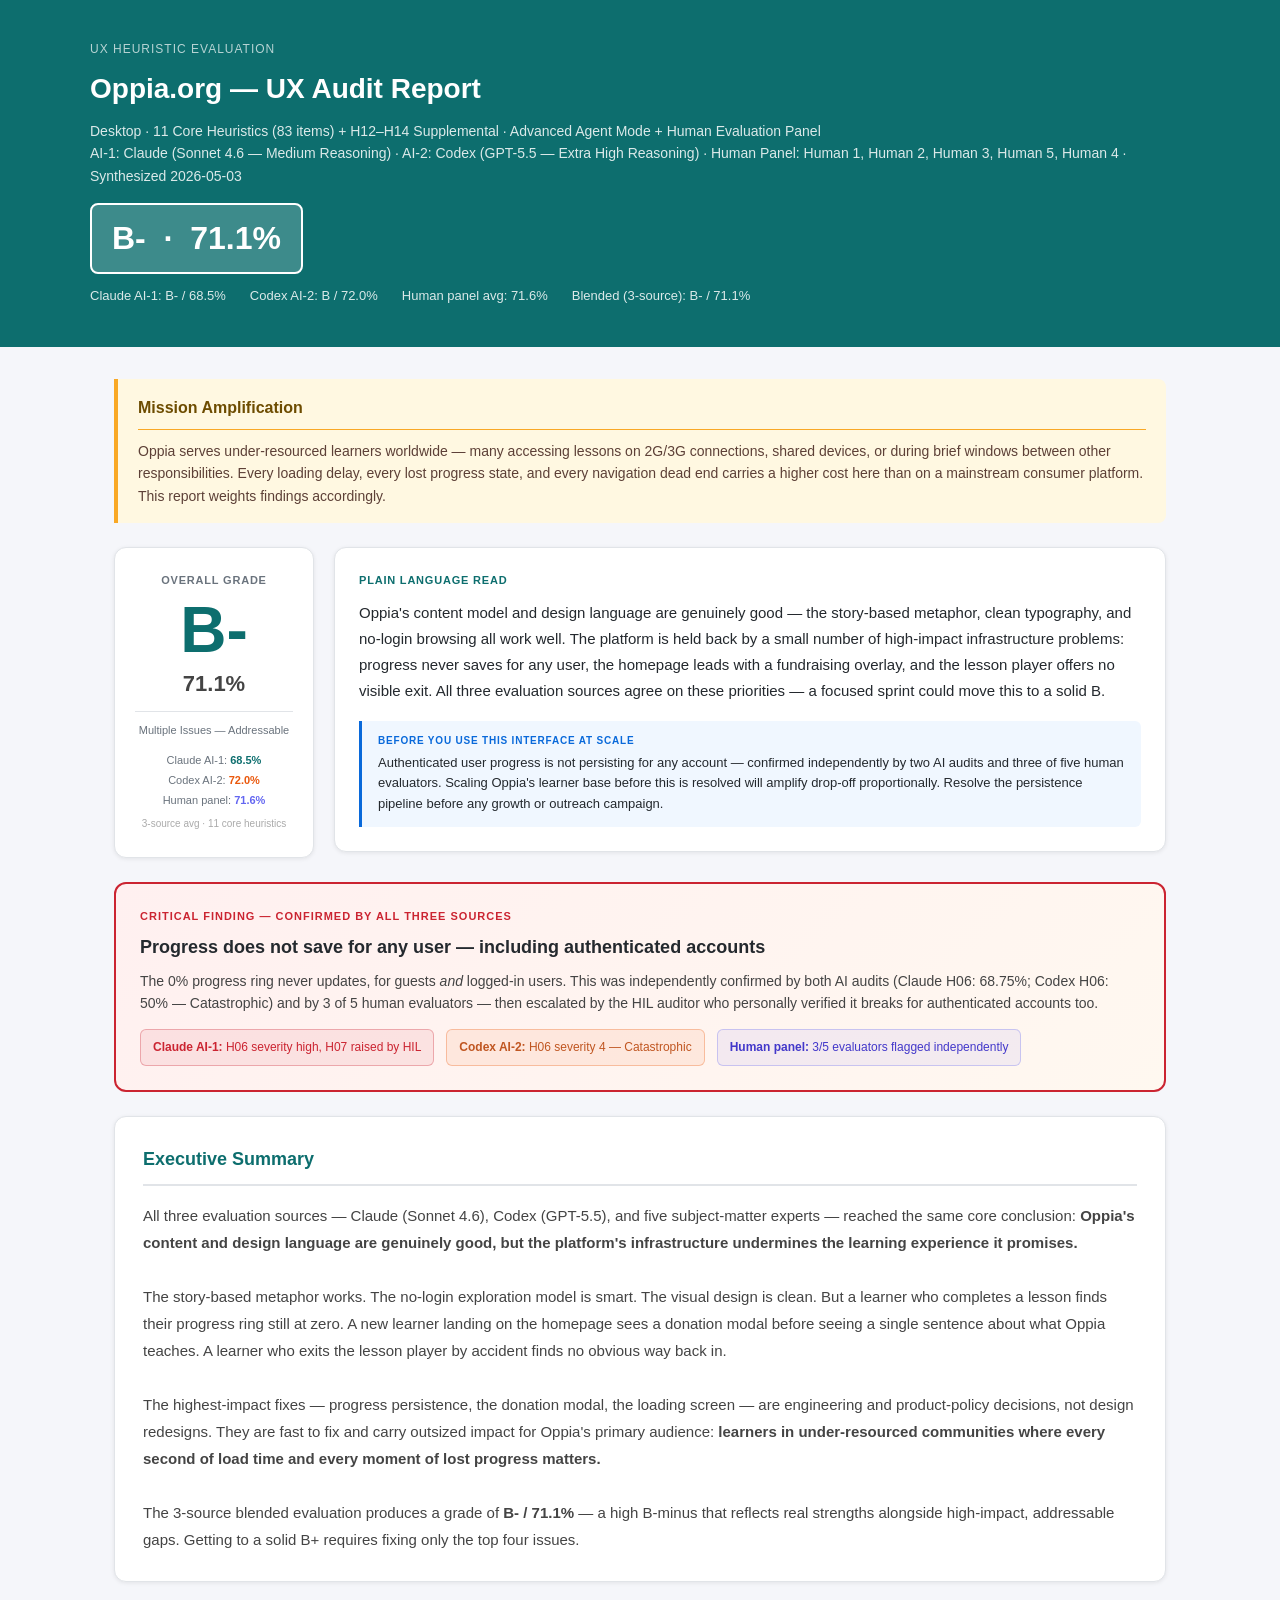
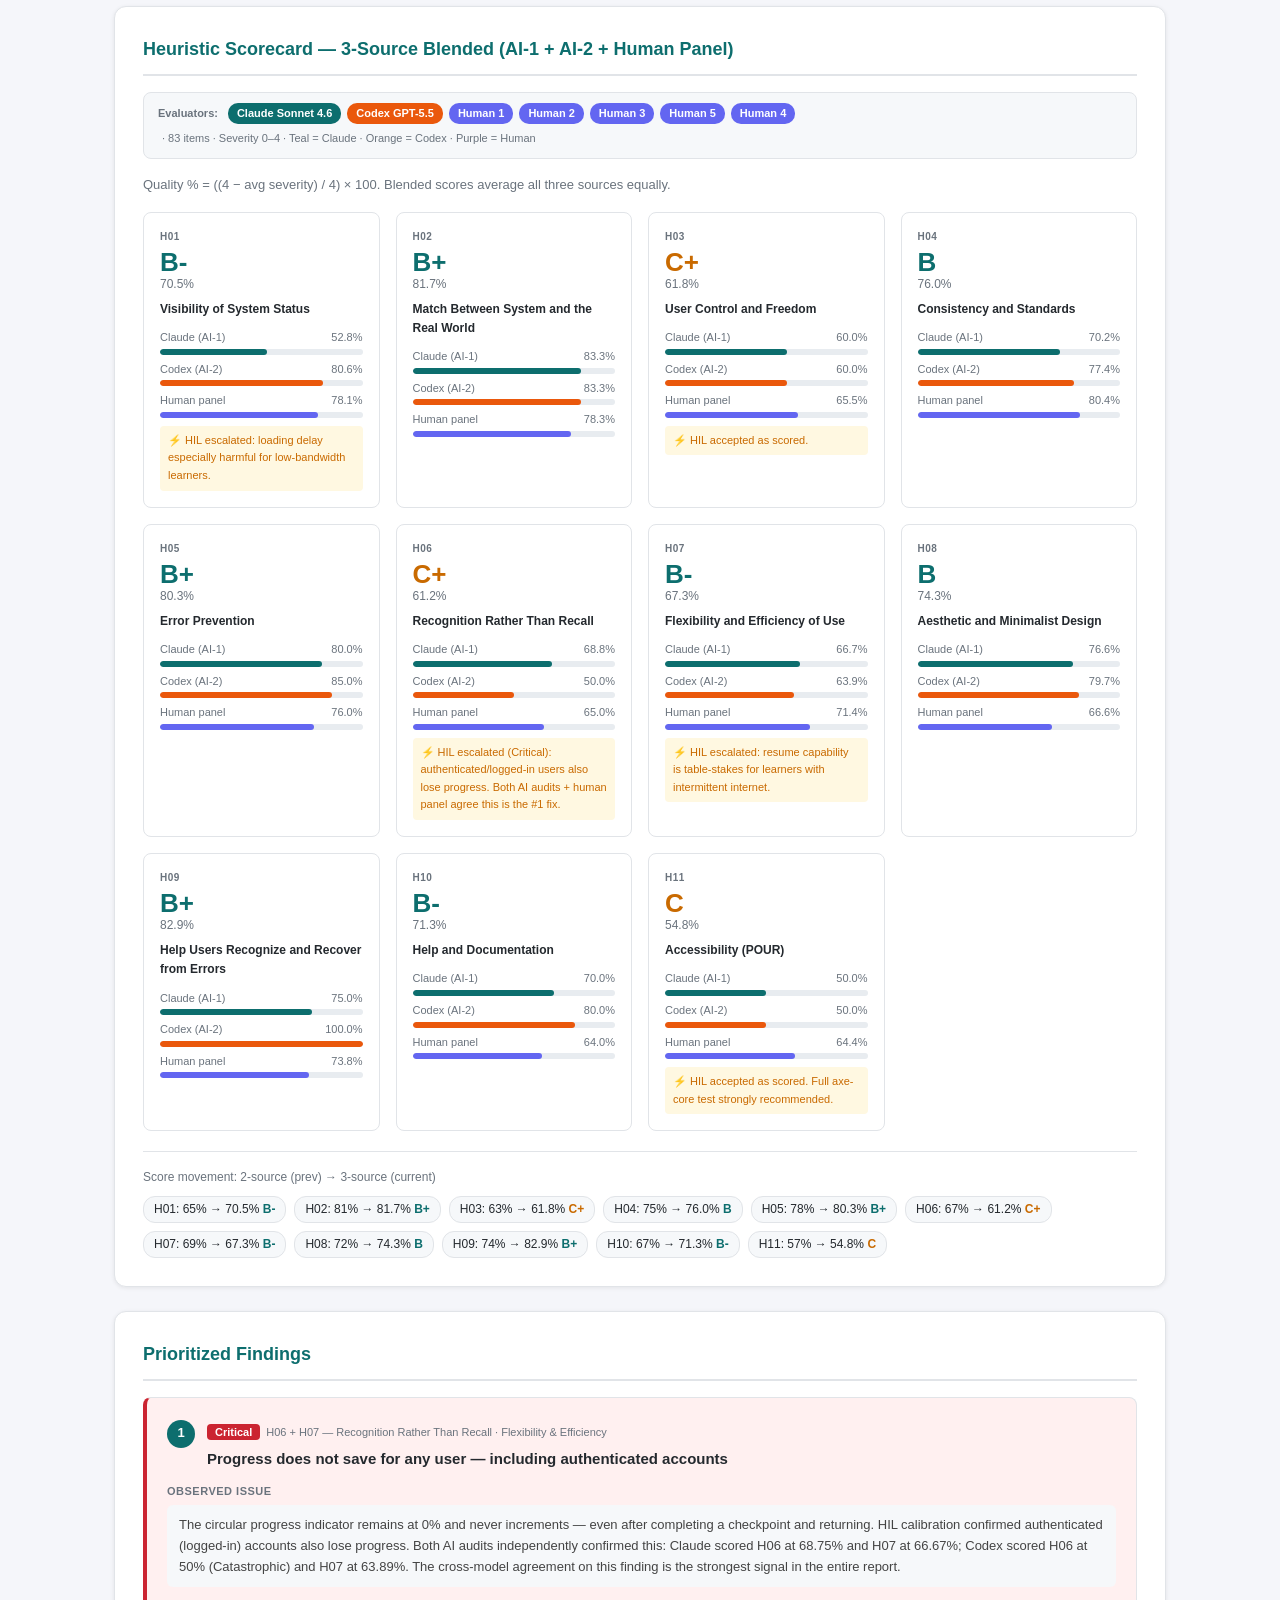
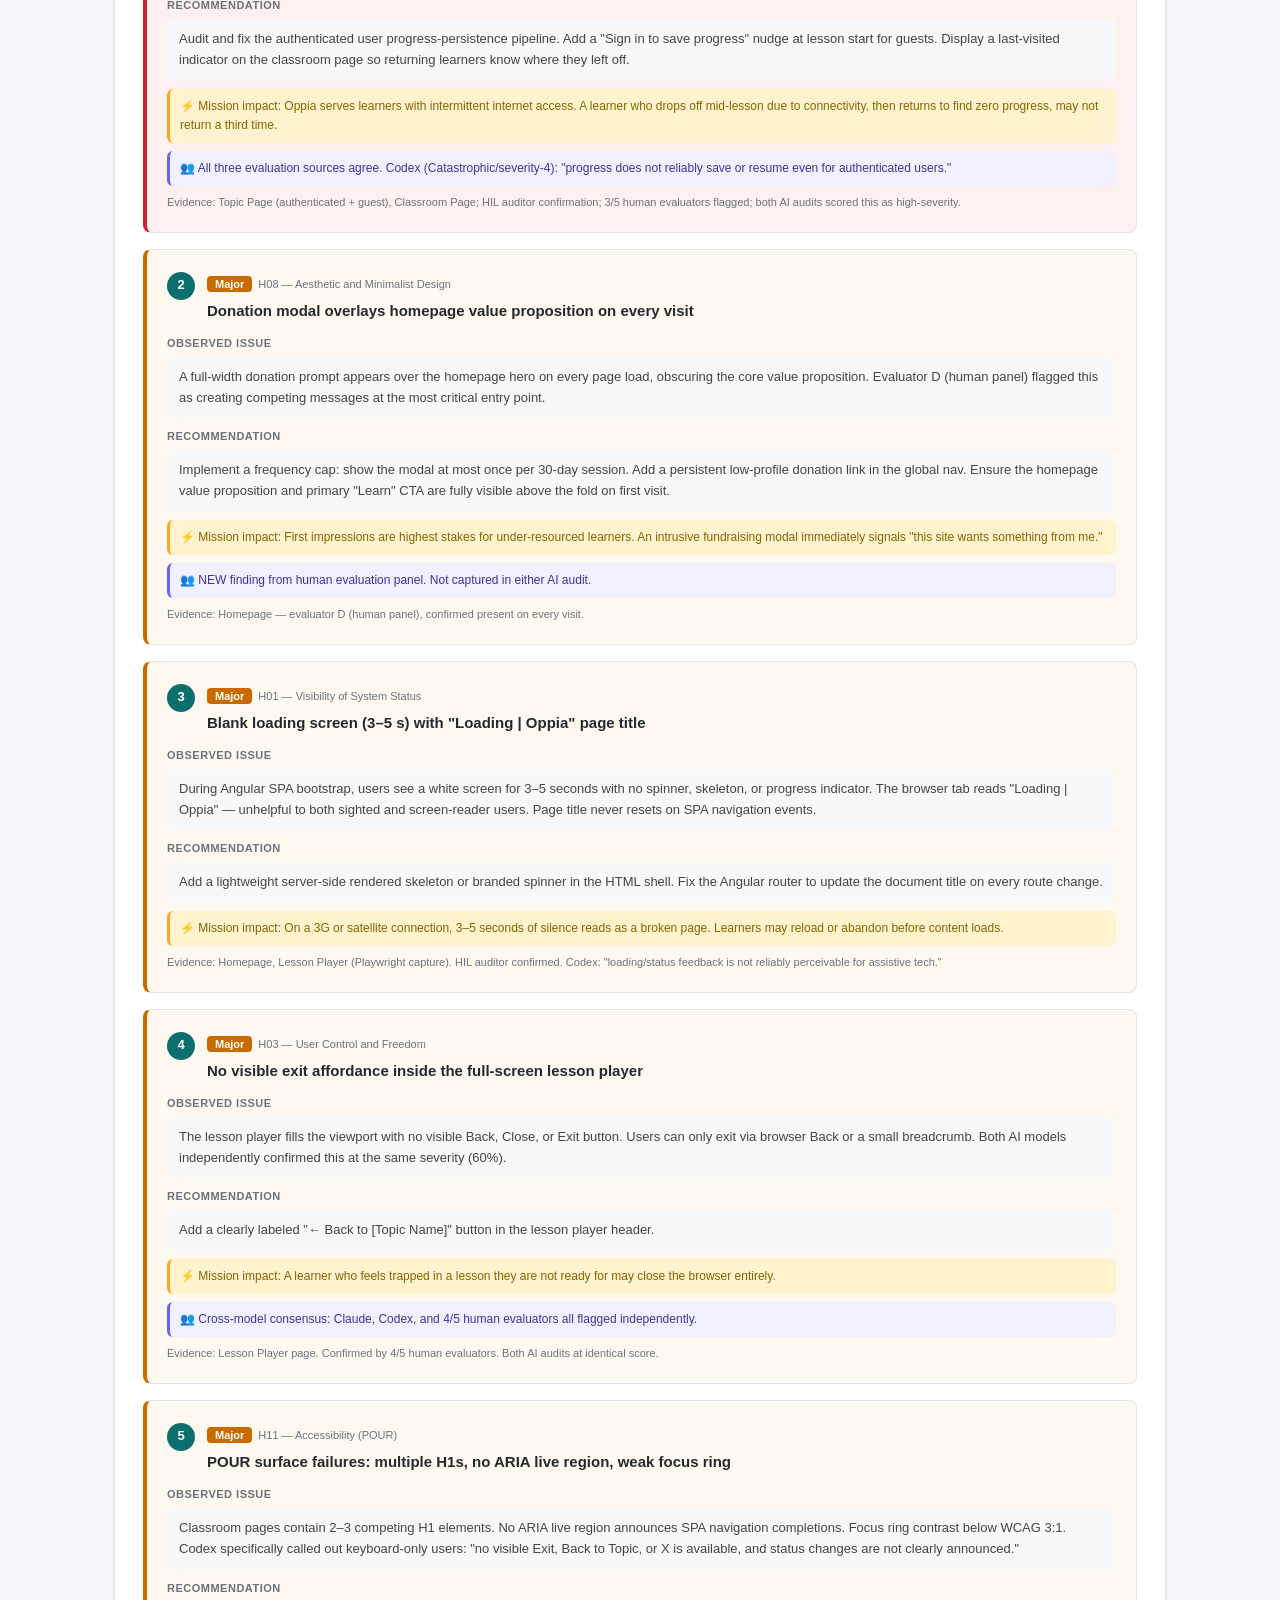
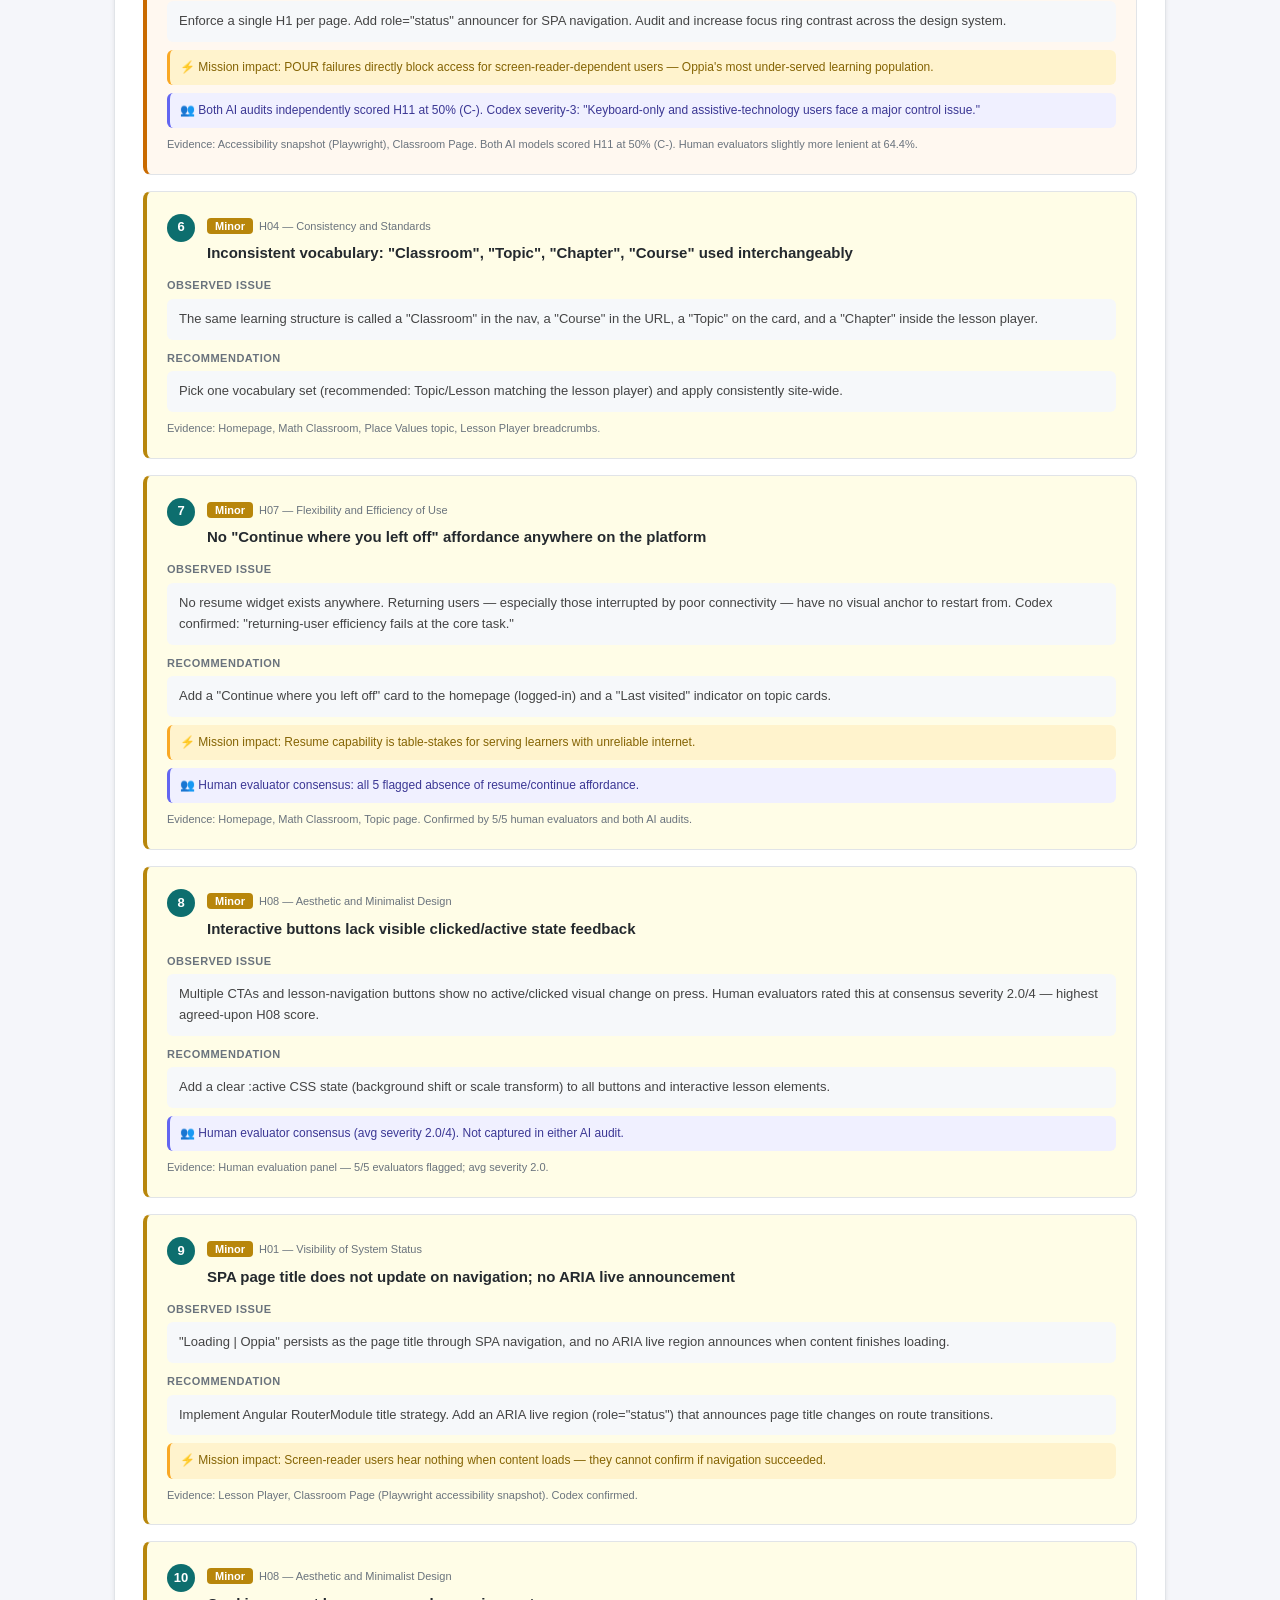
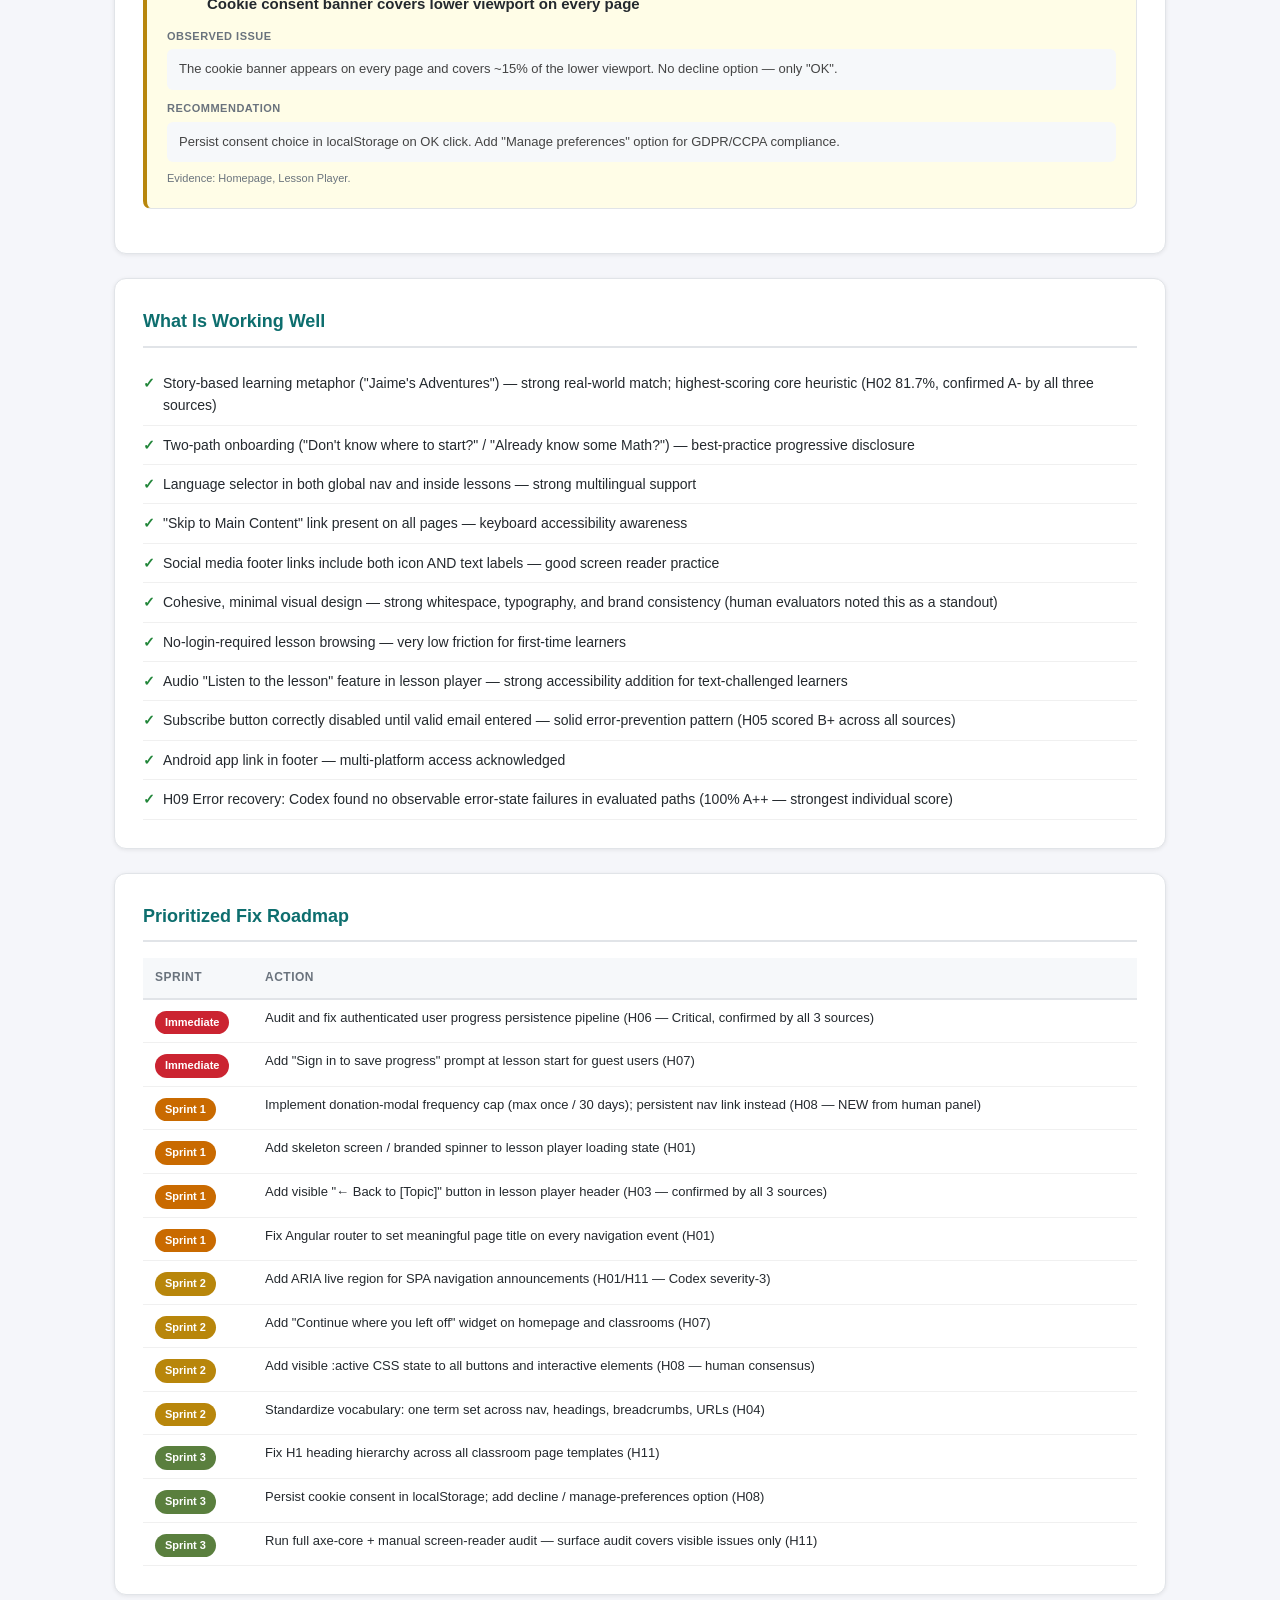
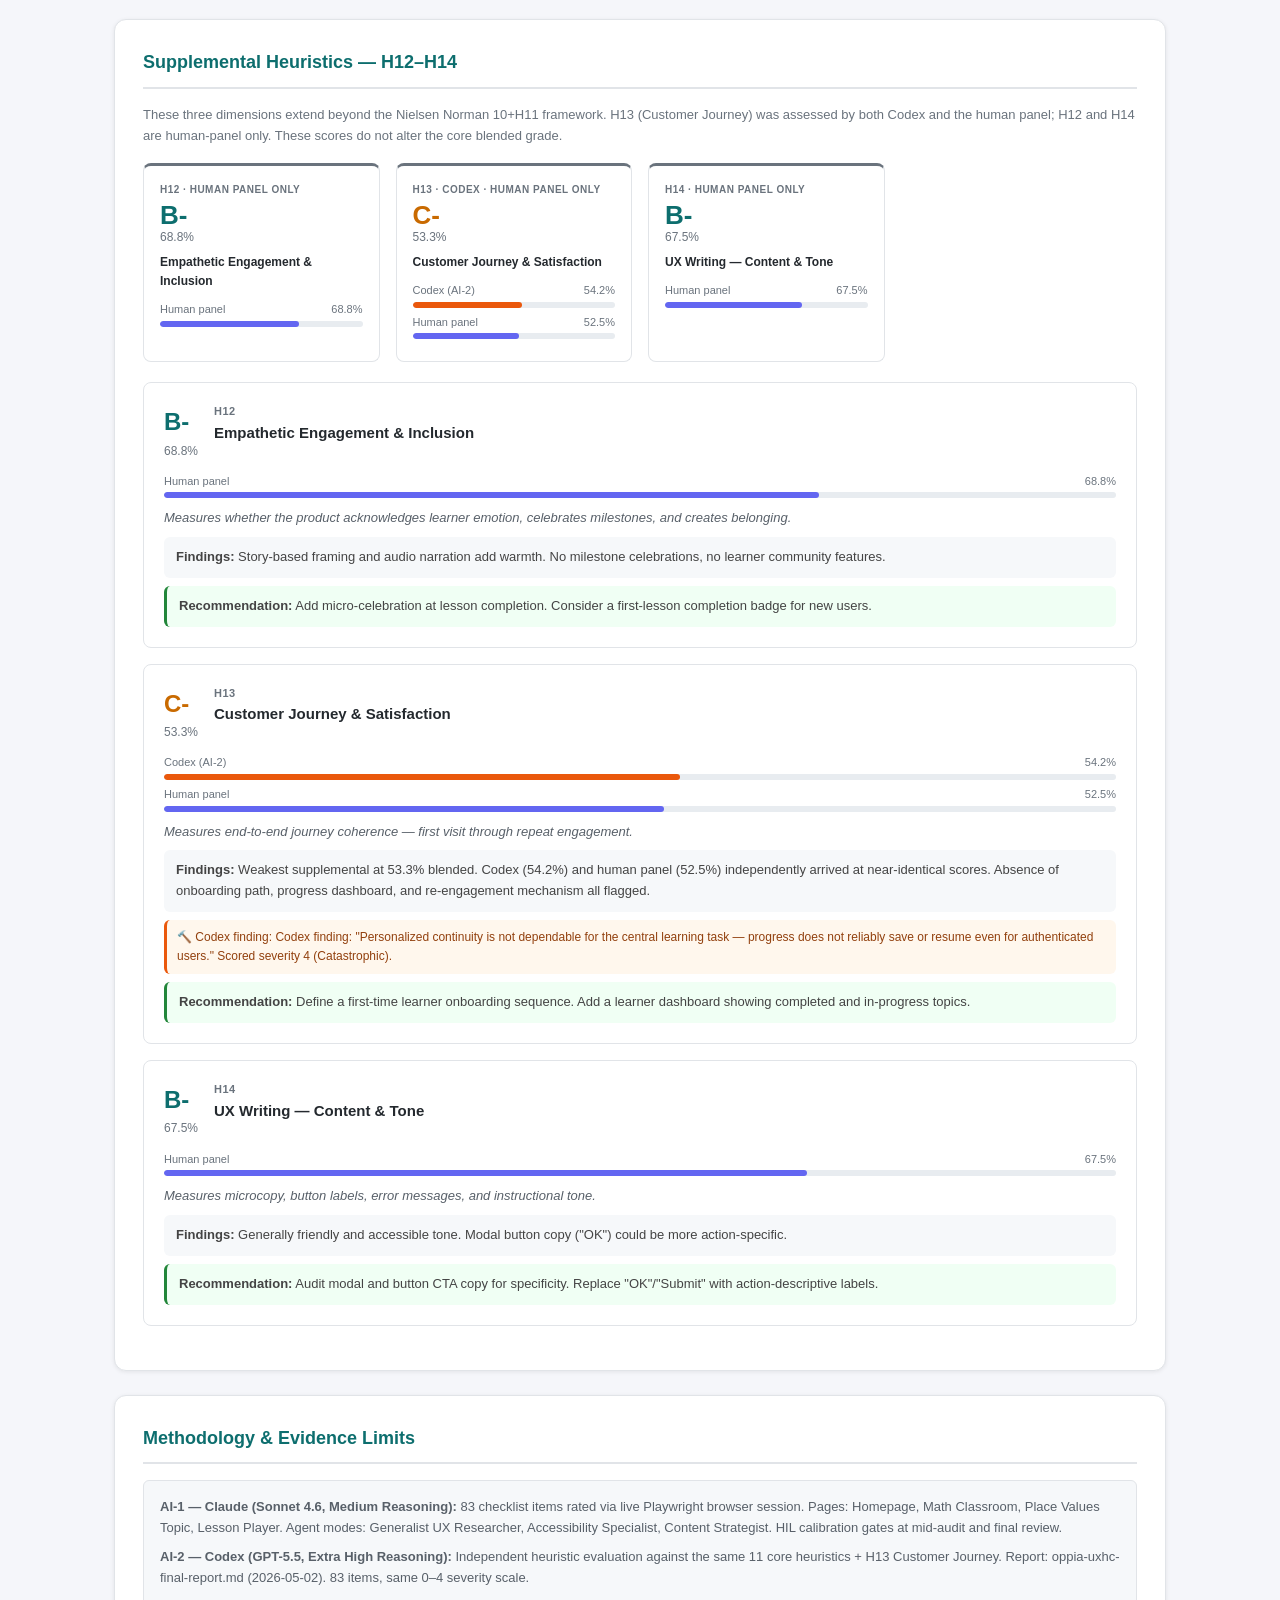
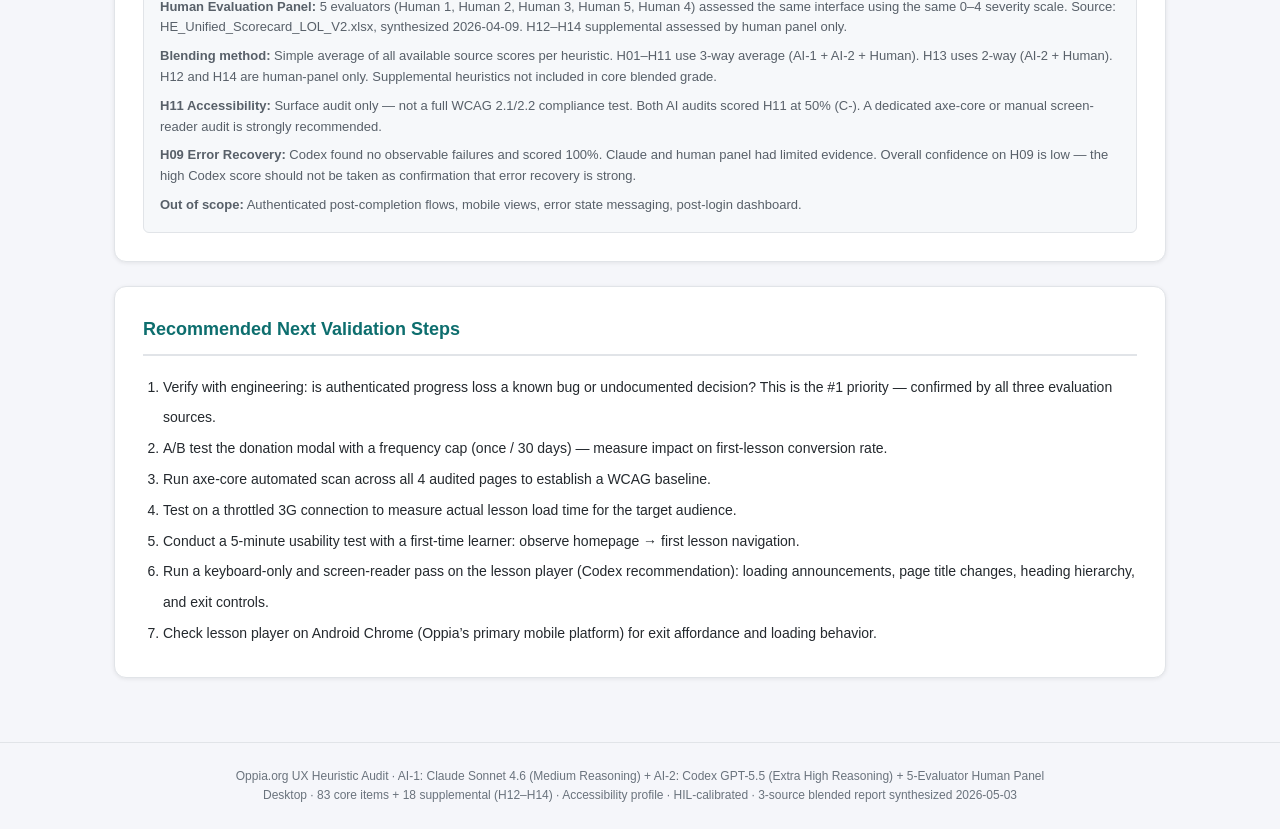
<file: examples/oppia-ux-audit-report-human-ai.html>
<!DOCTYPE html>
<html lang="en">
<head>
  <script src="../migration/forward.js"></script>
<meta charset="UTF-8">
<meta name="viewport" content="width=device-width, initial-scale=1.0">
<title>Oppia.org UX Heuristic Audit Report</title>
<style>
  * { box-sizing:border-box; margin:0; padding:0 }
  body { font-family:-apple-system,BlinkMacSystemFont,'Segoe UI',Roboto,sans-serif; background:#f5f6fa; color:#24292e; line-height:1.6 }
  .header { background:#0d6e6e; color:white; padding:40px 48px }
  .header h1 { font-size:28px; font-weight:700; margin-bottom:8px }
  .header .meta { font-size:14px; opacity:.85 }
  .header .grade-badge { display:inline-block; background:rgba(255,255,255,.2); border:2px solid white; border-radius:8px; padding:8px 20px; font-size:32px; font-weight:800; margin-top:16px }
  .container { max-width:1100px; margin:0 auto; padding:32px 24px }
  .card { background:white; border-radius:12px; padding:28px; margin-bottom:24px; box-shadow:0 1px 4px rgba(0,0,0,.08); border:1px solid #e1e4e8 }
  .card h2 { font-size:18px; font-weight:700; margin-bottom:16px; color:#0d6e6e; border-bottom:2px solid #e1e4e8; padding-bottom:10px }
  .scorecard-grid { display:grid; grid-template-columns:repeat(auto-fill,minmax(220px,1fr)); gap:16px }
  .roadmap-table { width:100%; border-collapse:collapse }
  .roadmap-table th { text-align:left; padding:10px 12px; background:#f6f8fa; font-size:12px; font-weight:700; text-transform:uppercase; letter-spacing:.5px; color:#6a737d; border-bottom:2px solid #e1e4e8 }
  .roadmap-table td { padding:8px 12px; border-bottom:1px solid #f0f0f0; vertical-align:top }
  footer { text-align:center; padding:24px; font-size:12px; color:#6a737d; border-top:1px solid #e1e4e8; margin-top:8px }
  @media(max-width:700px){ .scorecard-grid{ grid-template-columns:1fr 1fr } .grade-split{ grid-template-columns:1fr !important } }
</style>
</head>
<body>
  <noscript><p>Working Tools has a new home. <a href="https://working-tools.jkylehobson.chatgpt.site/ux-heuristic-compass/examples/oppia-ux-audit-report-human-ai.html">Open this page on Working Tools</a>.</p></noscript>

<!-- HEADER -->
<div class="header">
  <div style="max-width:1100px;margin:0 auto">
    <div style="font-size:12px;letter-spacing:1px;text-transform:uppercase;opacity:.7;margin-bottom:8px">UX Heuristic Evaluation</div>
    <h1>Oppia.org — UX Audit Report</h1>
    <div class="meta">
      Desktop &middot; 11 Core Heuristics (83 items) + H12–H14 Supplemental &middot; Advanced Agent Mode + Human Evaluation Panel<br>
      AI-1: Claude (Sonnet 4.6 &mdash; Medium Reasoning) &middot; AI-2: Codex (GPT-5.5 &mdash; Extra High Reasoning) &middot; Human Panel: Human 1, Human 2, Human 3, Human 5, Human 4 &middot; Synthesized 2026-05-03
    </div>
    <div class="grade-badge">B- &nbsp;&middot;&nbsp; 71.1%</div>
    <div style="margin-top:12px;display:flex;gap:24px;font-size:13px;opacity:.85;flex-wrap:wrap">
      <span>Claude AI-1: B- / 68.5%</span>
      <span>Codex AI-2: B / 72.0%</span>
      <span>Human panel avg: 71.6%</span>
      <span>Blended (3-source): B- / 71.1%</span>
    </div>
  </div>
</div>

<div class="container">

  <!-- MISSION AMPLIFICATION -->
  <div style="background:#fff8e1;border-left:4px solid #f9a825;padding:16px 20px;border-radius:0 8px 8px 0;margin-bottom:24px">
    <h2 style="color:#6d4c00;border-bottom:1px solid #f9a825;padding-bottom:8px;margin-bottom:10px;font-size:16px">Mission Amplification</h2>
    <p style="color:#5d4037;font-size:14px">Oppia serves under-resourced learners worldwide — many accessing lessons on 2G/3G connections, shared devices, or during brief windows between other responsibilities. Every loading delay, every lost progress state, and every navigation dead end carries a higher cost here than on a mainstream consumer platform. This report weights findings accordingly.</p>
  </div>

  <!-- GRADE CARD + PLAIN LANGUAGE READ -->
  <div class="grade-split" style="display:grid;grid-template-columns:200px 1fr;gap:20px;margin-bottom:24px;align-items:start">
    <div style="background:white;border-radius:12px;padding:24px 20px;box-shadow:0 1px 4px rgba(0,0,0,.08);border:1px solid #e1e4e8;text-align:center">
      <div style="font-size:11px;font-weight:700;text-transform:uppercase;letter-spacing:0.8px;color:#6a737d;margin-bottom:8px">Overall Grade</div>
      <div style="font-size:64px;font-weight:800;line-height:1;color:#0d6e6e">B-</div>
      <div style="font-size:22px;font-weight:700;color:#444;margin-top:4px">71.1%</div>
      <div style="font-size:11px;color:#6a737d;margin-top:10px;padding-top:10px;border-top:1px solid #e1e4e8">Multiple Issues &mdash; Addressable</div>
      <div style="margin-top:12px;font-size:11px;color:#6a737d;line-height:1.8">
        <div>Claude AI-1: <strong style="color:#0d6e6e">68.5%</strong></div>
        <div>Codex AI-2: <strong style="color:#ea580c">72.0%</strong></div>
        <div>Human panel: <strong style="color:#6366f1">71.6%</strong></div>
        <div style="margin-top:4px;font-size:10px;color:#aaa">3-source avg &middot; 11 core heuristics</div>
      </div>
    </div>
    <div style="background:white;border-radius:12px;padding:24px;box-shadow:0 1px 4px rgba(0,0,0,.08);border:1px solid #e1e4e8">
      <div style="font-size:11px;font-weight:700;text-transform:uppercase;letter-spacing:0.8px;color:#0d6e6e;margin-bottom:10px">Plain Language Read</div>
      <p style="font-size:15px;color:#24292e;line-height:1.75">Oppia's content model and design language are genuinely good — the story-based metaphor, clean typography, and no-login browsing all work well. The platform is held back by a small number of high-impact infrastructure problems: progress never saves for any user, the homepage leads with a fundraising overlay, and the lesson player offers no visible exit. All three evaluation sources agree on these priorities — a focused sprint could move this to a solid B.</p>
      <div style="margin-top:16px;padding:12px 16px;background:#f0f7ff;border-left:3px solid #0969da;border-radius:0 6px 6px 0">
        <div style="font-size:10px;font-weight:700;text-transform:uppercase;letter-spacing:0.8px;color:#0969da;margin-bottom:4px">Before You Use This Interface at Scale</div>
        <p style="font-size:13px;color:#24292e;line-height:1.6">Authenticated user progress is not persisting for any account — confirmed independently by two AI audits and three of five human evaluators. Scaling Oppia's learner base before this is resolved will amplify drop-off proportionally. Resolve the persistence pipeline before any growth or outreach campaign.</p>
      </div>
    </div>
  </div>

  <!-- CRITICAL FINDING -->
  <div style="background:linear-gradient(135deg,#fff0f0,#fff8f0);border:2px solid #cb2431;border-radius:12px;padding:24px;margin-bottom:24px">
    <div style="font-size:11px;font-weight:700;text-transform:uppercase;letter-spacing:1px;color:#cb2431;margin-bottom:8px">Critical Finding &mdash; Confirmed by All Three Sources</div>
    <h3 style="font-size:18px;font-weight:700;color:#24292e;margin-bottom:8px">Progress does not save for any user &mdash; including authenticated accounts</h3>
    <p style="font-size:14px;color:#444">The 0% progress ring never updates, for guests <em>and</em> logged-in users. This was independently confirmed by both AI audits (Claude H06: 68.75%; Codex H06: 50% — Catastrophic) and by 3 of 5 human evaluators — then escalated by the HIL auditor who personally verified it breaks for authenticated accounts too.</p>
    <div style="display:flex;gap:12px;margin-top:14px;flex-wrap:wrap">
      <div style="background:rgba(203,36,49,.08);border:1px solid rgba(203,36,49,.3);border-radius:6px;padding:8px 12px;font-size:12px;color:#cb2431"><strong>Claude AI-1:</strong> H06 severity high, H07 raised by HIL</div>
      <div style="background:rgba(234,88,12,.08);border:1px solid rgba(234,88,12,.3);border-radius:6px;padding:8px 12px;font-size:12px;color:#c05621"><strong>Codex AI-2:</strong> H06 severity 4 — Catastrophic</div>
      <div style="background:rgba(99,102,241,.08);border:1px solid rgba(99,102,241,.3);border-radius:6px;padding:8px 12px;font-size:12px;color:#4338ca"><strong>Human panel:</strong> 3/5 evaluators flagged independently</div>
    </div>
  </div>

  <!-- EXECUTIVE SUMMARY -->
  <div class="card">
    <h2>Executive Summary</h2>
    <p style="font-size:15px;color:#444;line-height:1.8">
All three evaluation sources — Claude (Sonnet 4.6), Codex (GPT-5.5), and five subject-matter experts —
reached the same core conclusion: <strong>Oppia's content and design language are genuinely good,
but the platform's infrastructure undermines the learning experience it promises.</strong>
<br><br>
The story-based metaphor works. The no-login exploration model is smart. The visual design is clean.
But a learner who completes a lesson finds their progress ring still at zero. A new learner landing on the homepage
sees a donation modal before seeing a single sentence about what Oppia teaches. A learner who exits the lesson player
by accident finds no obvious way back in.
<br><br>
The highest-impact fixes — progress persistence, the donation modal, the loading screen — are engineering and
product-policy decisions, not design redesigns. They are fast to fix and carry outsized impact for Oppia's primary audience:
<strong>learners in under-resourced communities where every second of load time and every moment of lost progress matters.</strong>
<br><br>
The 3-source blended evaluation produces a grade of <strong>B- / 71.1%</strong> —
a high B-minus that reflects real strengths alongside high-impact, addressable gaps.
Getting to a solid B+ requires fixing only the top four issues.
</p>
  </div>

  <!-- HEURISTIC SCORECARD -->
  <div class="card">
    <h2>Heuristic Scorecard &mdash; 3-Source Blended (AI-1 + AI-2 + Human Panel)</h2>
    <!-- Compact evaluator panel -->
    <div style="display:flex;flex-wrap:wrap;align-items:center;gap:6px;margin-bottom:16px;padding:10px 14px;background:#f6f8fa;border-radius:8px;border:1px solid #e1e4e8">
      <span style="font-size:11px;font-weight:700;color:#6a737d;white-space:nowrap;margin-right:4px">Evaluators:</span>
      <span style="background:#0d6e6e;color:white;padding:2px 9px;border-radius:10px;font-size:11px;font-weight:600">Claude Sonnet 4.6</span>
      <span style="background:#ea580c;color:white;padding:2px 9px;border-radius:10px;font-size:11px;font-weight:600">Codex GPT-5.5</span>
      <span style="background:#6366f1;color:white;padding:2px 9px;border-radius:10px;font-size:11px;font-weight:600">Human 1</span>
      <span style="background:#6366f1;color:white;padding:2px 9px;border-radius:10px;font-size:11px;font-weight:600">Human 2</span>
      <span style="background:#6366f1;color:white;padding:2px 9px;border-radius:10px;font-size:11px;font-weight:600">Human 3</span>
      <span style="background:#6366f1;color:white;padding:2px 9px;border-radius:10px;font-size:11px;font-weight:600">Human 5</span>
      <span style="background:#6366f1;color:white;padding:2px 9px;border-radius:10px;font-size:11px;font-weight:600">Human 4</span>
      <span style="font-size:11px;color:#6a737d;margin-left:4px">&middot; 83 items &middot; Severity 0&ndash;4 &middot; Teal = Claude &middot; Orange = Codex &middot; Purple = Human</span>
    </div>
    <div style="font-size:13px;color:#6a737d;margin-bottom:16px">Quality % = ((4 &minus; avg severity) / 4) &times; 100. Blended scores average all three sources equally.</div>
    <div class="scorecard-grid">
      <div style="border:1px solid #e1e4e8;border-radius:8px;padding:16px;background:white"><div style="font-size:10px;font-weight:700;text-transform:uppercase;letter-spacing:0.5px;color:#6a737d;margin-bottom:4px">H01</div><div style="font-size:26px;font-weight:800;color:#0d6e6e;line-height:1">B-</div><div style="font-size:12px;color:#6a737d;margin-bottom:6px">70.5%</div><div style="font-size:12px;font-weight:600;color:#24292e;margin-bottom:10px">Visibility of System Status</div><div style="margin-bottom:6px"><div style="display:flex;justify-content:space-between;font-size:11px;color:#6a737d;margin-bottom:2px"><span>Claude (AI-1)</span><span>52.8%</span></div><div style="height:6px;background:#e8ecf0;border-radius:3px;overflow:hidden"><div style="width:52.8%;height:100%;background:#0d6e6e;border-radius:3px"></div></div></div><div style="margin-bottom:6px"><div style="display:flex;justify-content:space-between;font-size:11px;color:#6a737d;margin-bottom:2px"><span>Codex (AI-2)</span><span>80.6%</span></div><div style="height:6px;background:#e8ecf0;border-radius:3px;overflow:hidden"><div style="width:80.6%;height:100%;background:#ea580c;border-radius:3px"></div></div></div><div style="margin-bottom:6px"><div style="display:flex;justify-content:space-between;font-size:11px;color:#6a737d;margin-bottom:2px"><span>Human panel</span><span>78.1%</span></div><div style="height:6px;background:#e8ecf0;border-radius:3px;overflow:hidden"><div style="width:78.1%;height:100%;background:#6366f1;border-radius:3px"></div></div></div><div style="font-size:11px;color:#c96a00;background:#fff8e1;padding:6px 8px;border-radius:4px;margin-top:8px">&#9889; HIL escalated: loading delay especially harmful for low-bandwidth learners.</div></div><div style="border:1px solid #e1e4e8;border-radius:8px;padding:16px;background:white"><div style="font-size:10px;font-weight:700;text-transform:uppercase;letter-spacing:0.5px;color:#6a737d;margin-bottom:4px">H02</div><div style="font-size:26px;font-weight:800;color:#0d6e6e;line-height:1">B+</div><div style="font-size:12px;color:#6a737d;margin-bottom:6px">81.7%</div><div style="font-size:12px;font-weight:600;color:#24292e;margin-bottom:10px">Match Between System and the Real World</div><div style="margin-bottom:6px"><div style="display:flex;justify-content:space-between;font-size:11px;color:#6a737d;margin-bottom:2px"><span>Claude (AI-1)</span><span>83.3%</span></div><div style="height:6px;background:#e8ecf0;border-radius:3px;overflow:hidden"><div style="width:83.3%;height:100%;background:#0d6e6e;border-radius:3px"></div></div></div><div style="margin-bottom:6px"><div style="display:flex;justify-content:space-between;font-size:11px;color:#6a737d;margin-bottom:2px"><span>Codex (AI-2)</span><span>83.3%</span></div><div style="height:6px;background:#e8ecf0;border-radius:3px;overflow:hidden"><div style="width:83.3%;height:100%;background:#ea580c;border-radius:3px"></div></div></div><div style="margin-bottom:6px"><div style="display:flex;justify-content:space-between;font-size:11px;color:#6a737d;margin-bottom:2px"><span>Human panel</span><span>78.3%</span></div><div style="height:6px;background:#e8ecf0;border-radius:3px;overflow:hidden"><div style="width:78.3%;height:100%;background:#6366f1;border-radius:3px"></div></div></div></div><div style="border:1px solid #e1e4e8;border-radius:8px;padding:16px;background:white"><div style="font-size:10px;font-weight:700;text-transform:uppercase;letter-spacing:0.5px;color:#6a737d;margin-bottom:4px">H03</div><div style="font-size:26px;font-weight:800;color:#c96a00;line-height:1">C+</div><div style="font-size:12px;color:#6a737d;margin-bottom:6px">61.8%</div><div style="font-size:12px;font-weight:600;color:#24292e;margin-bottom:10px">User Control and Freedom</div><div style="margin-bottom:6px"><div style="display:flex;justify-content:space-between;font-size:11px;color:#6a737d;margin-bottom:2px"><span>Claude (AI-1)</span><span>60.0%</span></div><div style="height:6px;background:#e8ecf0;border-radius:3px;overflow:hidden"><div style="width:60.0%;height:100%;background:#0d6e6e;border-radius:3px"></div></div></div><div style="margin-bottom:6px"><div style="display:flex;justify-content:space-between;font-size:11px;color:#6a737d;margin-bottom:2px"><span>Codex (AI-2)</span><span>60.0%</span></div><div style="height:6px;background:#e8ecf0;border-radius:3px;overflow:hidden"><div style="width:60.0%;height:100%;background:#ea580c;border-radius:3px"></div></div></div><div style="margin-bottom:6px"><div style="display:flex;justify-content:space-between;font-size:11px;color:#6a737d;margin-bottom:2px"><span>Human panel</span><span>65.5%</span></div><div style="height:6px;background:#e8ecf0;border-radius:3px;overflow:hidden"><div style="width:65.5%;height:100%;background:#6366f1;border-radius:3px"></div></div></div><div style="font-size:11px;color:#c96a00;background:#fff8e1;padding:6px 8px;border-radius:4px;margin-top:8px">&#9889; HIL accepted as scored.</div></div><div style="border:1px solid #e1e4e8;border-radius:8px;padding:16px;background:white"><div style="font-size:10px;font-weight:700;text-transform:uppercase;letter-spacing:0.5px;color:#6a737d;margin-bottom:4px">H04</div><div style="font-size:26px;font-weight:800;color:#0d6e6e;line-height:1">B</div><div style="font-size:12px;color:#6a737d;margin-bottom:6px">76.0%</div><div style="font-size:12px;font-weight:600;color:#24292e;margin-bottom:10px">Consistency and Standards</div><div style="margin-bottom:6px"><div style="display:flex;justify-content:space-between;font-size:11px;color:#6a737d;margin-bottom:2px"><span>Claude (AI-1)</span><span>70.2%</span></div><div style="height:6px;background:#e8ecf0;border-radius:3px;overflow:hidden"><div style="width:70.2%;height:100%;background:#0d6e6e;border-radius:3px"></div></div></div><div style="margin-bottom:6px"><div style="display:flex;justify-content:space-between;font-size:11px;color:#6a737d;margin-bottom:2px"><span>Codex (AI-2)</span><span>77.4%</span></div><div style="height:6px;background:#e8ecf0;border-radius:3px;overflow:hidden"><div style="width:77.4%;height:100%;background:#ea580c;border-radius:3px"></div></div></div><div style="margin-bottom:6px"><div style="display:flex;justify-content:space-between;font-size:11px;color:#6a737d;margin-bottom:2px"><span>Human panel</span><span>80.4%</span></div><div style="height:6px;background:#e8ecf0;border-radius:3px;overflow:hidden"><div style="width:80.4%;height:100%;background:#6366f1;border-radius:3px"></div></div></div></div><div style="border:1px solid #e1e4e8;border-radius:8px;padding:16px;background:white"><div style="font-size:10px;font-weight:700;text-transform:uppercase;letter-spacing:0.5px;color:#6a737d;margin-bottom:4px">H05</div><div style="font-size:26px;font-weight:800;color:#0d6e6e;line-height:1">B+</div><div style="font-size:12px;color:#6a737d;margin-bottom:6px">80.3%</div><div style="font-size:12px;font-weight:600;color:#24292e;margin-bottom:10px">Error Prevention</div><div style="margin-bottom:6px"><div style="display:flex;justify-content:space-between;font-size:11px;color:#6a737d;margin-bottom:2px"><span>Claude (AI-1)</span><span>80.0%</span></div><div style="height:6px;background:#e8ecf0;border-radius:3px;overflow:hidden"><div style="width:80.0%;height:100%;background:#0d6e6e;border-radius:3px"></div></div></div><div style="margin-bottom:6px"><div style="display:flex;justify-content:space-between;font-size:11px;color:#6a737d;margin-bottom:2px"><span>Codex (AI-2)</span><span>85.0%</span></div><div style="height:6px;background:#e8ecf0;border-radius:3px;overflow:hidden"><div style="width:85.0%;height:100%;background:#ea580c;border-radius:3px"></div></div></div><div style="margin-bottom:6px"><div style="display:flex;justify-content:space-between;font-size:11px;color:#6a737d;margin-bottom:2px"><span>Human panel</span><span>76.0%</span></div><div style="height:6px;background:#e8ecf0;border-radius:3px;overflow:hidden"><div style="width:76.0%;height:100%;background:#6366f1;border-radius:3px"></div></div></div></div><div style="border:1px solid #e1e4e8;border-radius:8px;padding:16px;background:white"><div style="font-size:10px;font-weight:700;text-transform:uppercase;letter-spacing:0.5px;color:#6a737d;margin-bottom:4px">H06</div><div style="font-size:26px;font-weight:800;color:#c96a00;line-height:1">C+</div><div style="font-size:12px;color:#6a737d;margin-bottom:6px">61.2%</div><div style="font-size:12px;font-weight:600;color:#24292e;margin-bottom:10px">Recognition Rather Than Recall</div><div style="margin-bottom:6px"><div style="display:flex;justify-content:space-between;font-size:11px;color:#6a737d;margin-bottom:2px"><span>Claude (AI-1)</span><span>68.8%</span></div><div style="height:6px;background:#e8ecf0;border-radius:3px;overflow:hidden"><div style="width:68.8%;height:100%;background:#0d6e6e;border-radius:3px"></div></div></div><div style="margin-bottom:6px"><div style="display:flex;justify-content:space-between;font-size:11px;color:#6a737d;margin-bottom:2px"><span>Codex (AI-2)</span><span>50.0%</span></div><div style="height:6px;background:#e8ecf0;border-radius:3px;overflow:hidden"><div style="width:50.0%;height:100%;background:#ea580c;border-radius:3px"></div></div></div><div style="margin-bottom:6px"><div style="display:flex;justify-content:space-between;font-size:11px;color:#6a737d;margin-bottom:2px"><span>Human panel</span><span>65.0%</span></div><div style="height:6px;background:#e8ecf0;border-radius:3px;overflow:hidden"><div style="width:65.0%;height:100%;background:#6366f1;border-radius:3px"></div></div></div><div style="font-size:11px;color:#c96a00;background:#fff8e1;padding:6px 8px;border-radius:4px;margin-top:8px">&#9889; HIL escalated (Critical): authenticated/logged-in users also lose progress. Both AI audits + human panel agree this is the #1 fix.</div></div><div style="border:1px solid #e1e4e8;border-radius:8px;padding:16px;background:white"><div style="font-size:10px;font-weight:700;text-transform:uppercase;letter-spacing:0.5px;color:#6a737d;margin-bottom:4px">H07</div><div style="font-size:26px;font-weight:800;color:#0d6e6e;line-height:1">B-</div><div style="font-size:12px;color:#6a737d;margin-bottom:6px">67.3%</div><div style="font-size:12px;font-weight:600;color:#24292e;margin-bottom:10px">Flexibility and Efficiency of Use</div><div style="margin-bottom:6px"><div style="display:flex;justify-content:space-between;font-size:11px;color:#6a737d;margin-bottom:2px"><span>Claude (AI-1)</span><span>66.7%</span></div><div style="height:6px;background:#e8ecf0;border-radius:3px;overflow:hidden"><div style="width:66.7%;height:100%;background:#0d6e6e;border-radius:3px"></div></div></div><div style="margin-bottom:6px"><div style="display:flex;justify-content:space-between;font-size:11px;color:#6a737d;margin-bottom:2px"><span>Codex (AI-2)</span><span>63.9%</span></div><div style="height:6px;background:#e8ecf0;border-radius:3px;overflow:hidden"><div style="width:63.9%;height:100%;background:#ea580c;border-radius:3px"></div></div></div><div style="margin-bottom:6px"><div style="display:flex;justify-content:space-between;font-size:11px;color:#6a737d;margin-bottom:2px"><span>Human panel</span><span>71.4%</span></div><div style="height:6px;background:#e8ecf0;border-radius:3px;overflow:hidden"><div style="width:71.4%;height:100%;background:#6366f1;border-radius:3px"></div></div></div><div style="font-size:11px;color:#c96a00;background:#fff8e1;padding:6px 8px;border-radius:4px;margin-top:8px">&#9889; HIL escalated: resume capability is table-stakes for learners with intermittent internet.</div></div><div style="border:1px solid #e1e4e8;border-radius:8px;padding:16px;background:white"><div style="font-size:10px;font-weight:700;text-transform:uppercase;letter-spacing:0.5px;color:#6a737d;margin-bottom:4px">H08</div><div style="font-size:26px;font-weight:800;color:#0d6e6e;line-height:1">B</div><div style="font-size:12px;color:#6a737d;margin-bottom:6px">74.3%</div><div style="font-size:12px;font-weight:600;color:#24292e;margin-bottom:10px">Aesthetic and Minimalist Design</div><div style="margin-bottom:6px"><div style="display:flex;justify-content:space-between;font-size:11px;color:#6a737d;margin-bottom:2px"><span>Claude (AI-1)</span><span>76.6%</span></div><div style="height:6px;background:#e8ecf0;border-radius:3px;overflow:hidden"><div style="width:76.6%;height:100%;background:#0d6e6e;border-radius:3px"></div></div></div><div style="margin-bottom:6px"><div style="display:flex;justify-content:space-between;font-size:11px;color:#6a737d;margin-bottom:2px"><span>Codex (AI-2)</span><span>79.7%</span></div><div style="height:6px;background:#e8ecf0;border-radius:3px;overflow:hidden"><div style="width:79.7%;height:100%;background:#ea580c;border-radius:3px"></div></div></div><div style="margin-bottom:6px"><div style="display:flex;justify-content:space-between;font-size:11px;color:#6a737d;margin-bottom:2px"><span>Human panel</span><span>66.6%</span></div><div style="height:6px;background:#e8ecf0;border-radius:3px;overflow:hidden"><div style="width:66.6%;height:100%;background:#6366f1;border-radius:3px"></div></div></div></div><div style="border:1px solid #e1e4e8;border-radius:8px;padding:16px;background:white"><div style="font-size:10px;font-weight:700;text-transform:uppercase;letter-spacing:0.5px;color:#6a737d;margin-bottom:4px">H09</div><div style="font-size:26px;font-weight:800;color:#0d6e6e;line-height:1">B+</div><div style="font-size:12px;color:#6a737d;margin-bottom:6px">82.9%</div><div style="font-size:12px;font-weight:600;color:#24292e;margin-bottom:10px">Help Users Recognize and Recover from Errors</div><div style="margin-bottom:6px"><div style="display:flex;justify-content:space-between;font-size:11px;color:#6a737d;margin-bottom:2px"><span>Claude (AI-1)</span><span>75.0%</span></div><div style="height:6px;background:#e8ecf0;border-radius:3px;overflow:hidden"><div style="width:75.0%;height:100%;background:#0d6e6e;border-radius:3px"></div></div></div><div style="margin-bottom:6px"><div style="display:flex;justify-content:space-between;font-size:11px;color:#6a737d;margin-bottom:2px"><span>Codex (AI-2)</span><span>100.0%</span></div><div style="height:6px;background:#e8ecf0;border-radius:3px;overflow:hidden"><div style="width:100.0%;height:100%;background:#ea580c;border-radius:3px"></div></div></div><div style="margin-bottom:6px"><div style="display:flex;justify-content:space-between;font-size:11px;color:#6a737d;margin-bottom:2px"><span>Human panel</span><span>73.8%</span></div><div style="height:6px;background:#e8ecf0;border-radius:3px;overflow:hidden"><div style="width:73.8%;height:100%;background:#6366f1;border-radius:3px"></div></div></div></div><div style="border:1px solid #e1e4e8;border-radius:8px;padding:16px;background:white"><div style="font-size:10px;font-weight:700;text-transform:uppercase;letter-spacing:0.5px;color:#6a737d;margin-bottom:4px">H10</div><div style="font-size:26px;font-weight:800;color:#0d6e6e;line-height:1">B-</div><div style="font-size:12px;color:#6a737d;margin-bottom:6px">71.3%</div><div style="font-size:12px;font-weight:600;color:#24292e;margin-bottom:10px">Help and Documentation</div><div style="margin-bottom:6px"><div style="display:flex;justify-content:space-between;font-size:11px;color:#6a737d;margin-bottom:2px"><span>Claude (AI-1)</span><span>70.0%</span></div><div style="height:6px;background:#e8ecf0;border-radius:3px;overflow:hidden"><div style="width:70.0%;height:100%;background:#0d6e6e;border-radius:3px"></div></div></div><div style="margin-bottom:6px"><div style="display:flex;justify-content:space-between;font-size:11px;color:#6a737d;margin-bottom:2px"><span>Codex (AI-2)</span><span>80.0%</span></div><div style="height:6px;background:#e8ecf0;border-radius:3px;overflow:hidden"><div style="width:80.0%;height:100%;background:#ea580c;border-radius:3px"></div></div></div><div style="margin-bottom:6px"><div style="display:flex;justify-content:space-between;font-size:11px;color:#6a737d;margin-bottom:2px"><span>Human panel</span><span>64.0%</span></div><div style="height:6px;background:#e8ecf0;border-radius:3px;overflow:hidden"><div style="width:64.0%;height:100%;background:#6366f1;border-radius:3px"></div></div></div></div><div style="border:1px solid #e1e4e8;border-radius:8px;padding:16px;background:white"><div style="font-size:10px;font-weight:700;text-transform:uppercase;letter-spacing:0.5px;color:#6a737d;margin-bottom:4px">H11</div><div style="font-size:26px;font-weight:800;color:#c96a00;line-height:1">C</div><div style="font-size:12px;color:#6a737d;margin-bottom:6px">54.8%</div><div style="font-size:12px;font-weight:600;color:#24292e;margin-bottom:10px">Accessibility (POUR)</div><div style="margin-bottom:6px"><div style="display:flex;justify-content:space-between;font-size:11px;color:#6a737d;margin-bottom:2px"><span>Claude (AI-1)</span><span>50.0%</span></div><div style="height:6px;background:#e8ecf0;border-radius:3px;overflow:hidden"><div style="width:50.0%;height:100%;background:#0d6e6e;border-radius:3px"></div></div></div><div style="margin-bottom:6px"><div style="display:flex;justify-content:space-between;font-size:11px;color:#6a737d;margin-bottom:2px"><span>Codex (AI-2)</span><span>50.0%</span></div><div style="height:6px;background:#e8ecf0;border-radius:3px;overflow:hidden"><div style="width:50.0%;height:100%;background:#ea580c;border-radius:3px"></div></div></div><div style="margin-bottom:6px"><div style="display:flex;justify-content:space-between;font-size:11px;color:#6a737d;margin-bottom:2px"><span>Human panel</span><span>64.4%</span></div><div style="height:6px;background:#e8ecf0;border-radius:3px;overflow:hidden"><div style="width:64.4%;height:100%;background:#6366f1;border-radius:3px"></div></div></div><div style="font-size:11px;color:#c96a00;background:#fff8e1;padding:6px 8px;border-radius:4px;margin-top:8px">&#9889; HIL accepted as scored. Full axe-core test strongly recommended.</div></div>
    </div>
    <div style="margin-top:20px;padding-top:16px;border-top:1px solid #e1e4e8">
      <div style="font-size:12px;color:#6a737d;margin-bottom:8px">Score movement: 2-source (prev) &rarr; 3-source (current)</div>
      <div style="display:flex;flex-wrap:wrap;gap:8px"><span style="font-size:12px;padding:3px 10px;border-radius:12px;background:#f6f8fa;border:1px solid #e1e4e8;color:#24292e">H01: 65% → 70.5% <strong style="color:#0d6e6e">B-</strong></span><span style="font-size:12px;padding:3px 10px;border-radius:12px;background:#f6f8fa;border:1px solid #e1e4e8;color:#24292e">H02: 81% → 81.7% <strong style="color:#0d6e6e">B+</strong></span><span style="font-size:12px;padding:3px 10px;border-radius:12px;background:#f6f8fa;border:1px solid #e1e4e8;color:#24292e">H03: 63% → 61.8% <strong style="color:#c96a00">C+</strong></span><span style="font-size:12px;padding:3px 10px;border-radius:12px;background:#f6f8fa;border:1px solid #e1e4e8;color:#24292e">H04: 75% → 76.0% <strong style="color:#0d6e6e">B</strong></span><span style="font-size:12px;padding:3px 10px;border-radius:12px;background:#f6f8fa;border:1px solid #e1e4e8;color:#24292e">H05: 78% → 80.3% <strong style="color:#0d6e6e">B+</strong></span><span style="font-size:12px;padding:3px 10px;border-radius:12px;background:#f6f8fa;border:1px solid #e1e4e8;color:#24292e">H06: 67% → 61.2% <strong style="color:#c96a00">C+</strong></span><span style="font-size:12px;padding:3px 10px;border-radius:12px;background:#f6f8fa;border:1px solid #e1e4e8;color:#24292e">H07: 69% → 67.3% <strong style="color:#0d6e6e">B-</strong></span><span style="font-size:12px;padding:3px 10px;border-radius:12px;background:#f6f8fa;border:1px solid #e1e4e8;color:#24292e">H08: 72% → 74.3% <strong style="color:#0d6e6e">B</strong></span><span style="font-size:12px;padding:3px 10px;border-radius:12px;background:#f6f8fa;border:1px solid #e1e4e8;color:#24292e">H09: 74% → 82.9% <strong style="color:#0d6e6e">B+</strong></span><span style="font-size:12px;padding:3px 10px;border-radius:12px;background:#f6f8fa;border:1px solid #e1e4e8;color:#24292e">H10: 67% → 71.3% <strong style="color:#0d6e6e">B-</strong></span><span style="font-size:12px;padding:3px 10px;border-radius:12px;background:#f6f8fa;border:1px solid #e1e4e8;color:#24292e">H11: 57% → 54.8% <strong style="color:#c96a00">C</strong></span></div>
    </div>
  </div>

  <!-- PRIORITIZED FINDINGS -->
  <div class="card">
    <h2>Prioritized Findings</h2>
    <div style="border:1px solid #e1e4e8;border-left:4px solid #cb2431;border-radius:8px;padding:20px;margin-bottom:16px;background:#fff0f0"><div style="display:flex;align-items:flex-start;gap:12px;margin-bottom:12px"><div style="background:#0d6e6e;color:white;width:28px;height:28px;border-radius:50%;display:flex;align-items:center;justify-content:center;font-weight:700;font-size:13px;flex-shrink:0;margin-top:2px">1</div><div><div><span style="background:#cb2431;color:white;padding:2px 8px;border-radius:4px;font-size:11px;font-weight:bold">Critical</span><span style="font-size:11px;color:#6a737d;margin-left:6px">H06 + H07 — Recognition Rather Than Recall · Flexibility & Efficiency</span></div><h3 style="font-size:15px;font-weight:700;color:#24292e;margin-top:4px">Progress does not save for any user — including authenticated accounts</h3></div></div><div style="margin-top:10px"><div style="font-size:11px;font-weight:700;text-transform:uppercase;letter-spacing:0.5px;color:#6a737d;margin-bottom:4px">Observed Issue</div><div style="font-size:13px;color:#444;background:#f6f8fa;padding:10px 12px;border-radius:6px">The circular progress indicator remains at 0% and never increments — even after completing a checkpoint and returning. HIL calibration confirmed authenticated (logged-in) accounts also lose progress. Both AI audits independently confirmed this: Claude scored H06 at 68.75% and H07 at 66.67%; Codex scored H06 at 50% (Catastrophic) and H07 at 63.89%. The cross-model agreement on this finding is the strongest signal in the entire report.</div></div><div style="margin-top:10px"><div style="font-size:11px;font-weight:700;text-transform:uppercase;letter-spacing:0.5px;color:#6a737d;margin-bottom:4px">Recommendation</div><div style="font-size:13px;color:#444;background:#f6f8fa;padding:10px 12px;border-radius:6px">Audit and fix the authenticated user progress-persistence pipeline. Add a "Sign in to save progress" nudge at lesson start for guests. Display a last-visited indicator on the classroom page so returning learners know where they left off.</div></div><div style="font-size:12px;color:#856404;background:#fff3cd;padding:8px 10px;border-radius:6px;margin-top:8px;border-left:3px solid #f9a825">&#9889; Mission impact: Oppia serves learners with intermittent internet access. A learner who drops off mid-lesson due to connectivity, then returns to find zero progress, may not return a third time.</div><div style="font-size:12px;color:#3B3794;background:#F0F0FF;padding:8px 10px;border-radius:6px;margin-top:8px;border-left:3px solid #6366f1">&#128101; All three evaluation sources agree. Codex (Catastrophic/severity-4): "progress does not reliably save or resume even for authenticated users."</div><div style="margin-top:8px;font-size:11px;color:#6a737d">Evidence: Topic Page (authenticated + guest), Classroom Page; HIL auditor confirmation; 3/5 human evaluators flagged; both AI audits scored this as high-severity.</div></div><div style="border:1px solid #e1e4e8;border-left:4px solid #c96a00;border-radius:8px;padding:20px;margin-bottom:16px;background:#fff8f0"><div style="display:flex;align-items:flex-start;gap:12px;margin-bottom:12px"><div style="background:#0d6e6e;color:white;width:28px;height:28px;border-radius:50%;display:flex;align-items:center;justify-content:center;font-weight:700;font-size:13px;flex-shrink:0;margin-top:2px">2</div><div><div><span style="background:#c96a00;color:white;padding:2px 8px;border-radius:4px;font-size:11px;font-weight:bold">Major</span><span style="font-size:11px;color:#6a737d;margin-left:6px">H08 — Aesthetic and Minimalist Design</span></div><h3 style="font-size:15px;font-weight:700;color:#24292e;margin-top:4px">Donation modal overlays homepage value proposition on every visit</h3></div></div><div style="margin-top:10px"><div style="font-size:11px;font-weight:700;text-transform:uppercase;letter-spacing:0.5px;color:#6a737d;margin-bottom:4px">Observed Issue</div><div style="font-size:13px;color:#444;background:#f6f8fa;padding:10px 12px;border-radius:6px">A full-width donation prompt appears over the homepage hero on every page load, obscuring the core value proposition. Evaluator D (human panel) flagged this as creating competing messages at the most critical entry point.</div></div><div style="margin-top:10px"><div style="font-size:11px;font-weight:700;text-transform:uppercase;letter-spacing:0.5px;color:#6a737d;margin-bottom:4px">Recommendation</div><div style="font-size:13px;color:#444;background:#f6f8fa;padding:10px 12px;border-radius:6px">Implement a frequency cap: show the modal at most once per 30-day session. Add a persistent low-profile donation link in the global nav. Ensure the homepage value proposition and primary "Learn" CTA are fully visible above the fold on first visit.</div></div><div style="font-size:12px;color:#856404;background:#fff3cd;padding:8px 10px;border-radius:6px;margin-top:8px;border-left:3px solid #f9a825">&#9889; Mission impact: First impressions are highest stakes for under-resourced learners. An intrusive fundraising modal immediately signals "this site wants something from me."</div><div style="font-size:12px;color:#3B3794;background:#F0F0FF;padding:8px 10px;border-radius:6px;margin-top:8px;border-left:3px solid #6366f1">&#128101; NEW finding from human evaluation panel. Not captured in either AI audit.</div><div style="margin-top:8px;font-size:11px;color:#6a737d">Evidence: Homepage — evaluator D (human panel), confirmed present on every visit.</div></div><div style="border:1px solid #e1e4e8;border-left:4px solid #c96a00;border-radius:8px;padding:20px;margin-bottom:16px;background:#fff8f0"><div style="display:flex;align-items:flex-start;gap:12px;margin-bottom:12px"><div style="background:#0d6e6e;color:white;width:28px;height:28px;border-radius:50%;display:flex;align-items:center;justify-content:center;font-weight:700;font-size:13px;flex-shrink:0;margin-top:2px">3</div><div><div><span style="background:#c96a00;color:white;padding:2px 8px;border-radius:4px;font-size:11px;font-weight:bold">Major</span><span style="font-size:11px;color:#6a737d;margin-left:6px">H01 — Visibility of System Status</span></div><h3 style="font-size:15px;font-weight:700;color:#24292e;margin-top:4px">Blank loading screen (3–5 s) with "Loading | Oppia" page title</h3></div></div><div style="margin-top:10px"><div style="font-size:11px;font-weight:700;text-transform:uppercase;letter-spacing:0.5px;color:#6a737d;margin-bottom:4px">Observed Issue</div><div style="font-size:13px;color:#444;background:#f6f8fa;padding:10px 12px;border-radius:6px">During Angular SPA bootstrap, users see a white screen for 3–5 seconds with no spinner, skeleton, or progress indicator. The browser tab reads "Loading | Oppia" — unhelpful to both sighted and screen-reader users. Page title never resets on SPA navigation events.</div></div><div style="margin-top:10px"><div style="font-size:11px;font-weight:700;text-transform:uppercase;letter-spacing:0.5px;color:#6a737d;margin-bottom:4px">Recommendation</div><div style="font-size:13px;color:#444;background:#f6f8fa;padding:10px 12px;border-radius:6px">Add a lightweight server-side rendered skeleton or branded spinner in the HTML shell. Fix the Angular router to update the document title on every route change.</div></div><div style="font-size:12px;color:#856404;background:#fff3cd;padding:8px 10px;border-radius:6px;margin-top:8px;border-left:3px solid #f9a825">&#9889; Mission impact: On a 3G or satellite connection, 3–5 seconds of silence reads as a broken page. Learners may reload or abandon before content loads.</div><div style="margin-top:8px;font-size:11px;color:#6a737d">Evidence: Homepage, Lesson Player (Playwright capture). HIL auditor confirmed. Codex: "loading/status feedback is not reliably perceivable for assistive tech."</div></div><div style="border:1px solid #e1e4e8;border-left:4px solid #c96a00;border-radius:8px;padding:20px;margin-bottom:16px;background:#fff8f0"><div style="display:flex;align-items:flex-start;gap:12px;margin-bottom:12px"><div style="background:#0d6e6e;color:white;width:28px;height:28px;border-radius:50%;display:flex;align-items:center;justify-content:center;font-weight:700;font-size:13px;flex-shrink:0;margin-top:2px">4</div><div><div><span style="background:#c96a00;color:white;padding:2px 8px;border-radius:4px;font-size:11px;font-weight:bold">Major</span><span style="font-size:11px;color:#6a737d;margin-left:6px">H03 — User Control and Freedom</span></div><h3 style="font-size:15px;font-weight:700;color:#24292e;margin-top:4px">No visible exit affordance inside the full-screen lesson player</h3></div></div><div style="margin-top:10px"><div style="font-size:11px;font-weight:700;text-transform:uppercase;letter-spacing:0.5px;color:#6a737d;margin-bottom:4px">Observed Issue</div><div style="font-size:13px;color:#444;background:#f6f8fa;padding:10px 12px;border-radius:6px">The lesson player fills the viewport with no visible Back, Close, or Exit button. Users can only exit via browser Back or a small breadcrumb. Both AI models independently confirmed this at the same severity (60%).</div></div><div style="margin-top:10px"><div style="font-size:11px;font-weight:700;text-transform:uppercase;letter-spacing:0.5px;color:#6a737d;margin-bottom:4px">Recommendation</div><div style="font-size:13px;color:#444;background:#f6f8fa;padding:10px 12px;border-radius:6px">Add a clearly labeled "← Back to [Topic Name]" button in the lesson player header.</div></div><div style="font-size:12px;color:#856404;background:#fff3cd;padding:8px 10px;border-radius:6px;margin-top:8px;border-left:3px solid #f9a825">&#9889; Mission impact: A learner who feels trapped in a lesson they are not ready for may close the browser entirely.</div><div style="font-size:12px;color:#3B3794;background:#F0F0FF;padding:8px 10px;border-radius:6px;margin-top:8px;border-left:3px solid #6366f1">&#128101; Cross-model consensus: Claude, Codex, and 4/5 human evaluators all flagged independently.</div><div style="margin-top:8px;font-size:11px;color:#6a737d">Evidence: Lesson Player page. Confirmed by 4/5 human evaluators. Both AI audits at identical score.</div></div><div style="border:1px solid #e1e4e8;border-left:4px solid #c96a00;border-radius:8px;padding:20px;margin-bottom:16px;background:#fff8f0"><div style="display:flex;align-items:flex-start;gap:12px;margin-bottom:12px"><div style="background:#0d6e6e;color:white;width:28px;height:28px;border-radius:50%;display:flex;align-items:center;justify-content:center;font-weight:700;font-size:13px;flex-shrink:0;margin-top:2px">5</div><div><div><span style="background:#c96a00;color:white;padding:2px 8px;border-radius:4px;font-size:11px;font-weight:bold">Major</span><span style="font-size:11px;color:#6a737d;margin-left:6px">H11 — Accessibility (POUR)</span></div><h3 style="font-size:15px;font-weight:700;color:#24292e;margin-top:4px">POUR surface failures: multiple H1s, no ARIA live region, weak focus ring</h3></div></div><div style="margin-top:10px"><div style="font-size:11px;font-weight:700;text-transform:uppercase;letter-spacing:0.5px;color:#6a737d;margin-bottom:4px">Observed Issue</div><div style="font-size:13px;color:#444;background:#f6f8fa;padding:10px 12px;border-radius:6px">Classroom pages contain 2–3 competing H1 elements. No ARIA live region announces SPA navigation completions. Focus ring contrast below WCAG 3:1. Codex specifically called out keyboard-only users: "no visible Exit, Back to Topic, or X is available, and status changes are not clearly announced."</div></div><div style="margin-top:10px"><div style="font-size:11px;font-weight:700;text-transform:uppercase;letter-spacing:0.5px;color:#6a737d;margin-bottom:4px">Recommendation</div><div style="font-size:13px;color:#444;background:#f6f8fa;padding:10px 12px;border-radius:6px">Enforce a single H1 per page. Add role="status" announcer for SPA navigation. Audit and increase focus ring contrast across the design system.</div></div><div style="font-size:12px;color:#856404;background:#fff3cd;padding:8px 10px;border-radius:6px;margin-top:8px;border-left:3px solid #f9a825">&#9889; Mission impact: POUR failures directly block access for screen-reader-dependent users — Oppia's most under-served learning population.</div><div style="font-size:12px;color:#3B3794;background:#F0F0FF;padding:8px 10px;border-radius:6px;margin-top:8px;border-left:3px solid #6366f1">&#128101; Both AI audits independently scored H11 at 50% (C-). Codex severity-3: "Keyboard-only and assistive-technology users face a major control issue."</div><div style="margin-top:8px;font-size:11px;color:#6a737d">Evidence: Accessibility snapshot (Playwright), Classroom Page. Both AI models scored H11 at 50% (C-). Human evaluators slightly more lenient at 64.4%.</div></div><div style="border:1px solid #e1e4e8;border-left:4px solid #b8860b;border-radius:8px;padding:20px;margin-bottom:16px;background:#fffde7"><div style="display:flex;align-items:flex-start;gap:12px;margin-bottom:12px"><div style="background:#0d6e6e;color:white;width:28px;height:28px;border-radius:50%;display:flex;align-items:center;justify-content:center;font-weight:700;font-size:13px;flex-shrink:0;margin-top:2px">6</div><div><div><span style="background:#b8860b;color:white;padding:2px 8px;border-radius:4px;font-size:11px;font-weight:bold">Minor</span><span style="font-size:11px;color:#6a737d;margin-left:6px">H04 — Consistency and Standards</span></div><h3 style="font-size:15px;font-weight:700;color:#24292e;margin-top:4px">Inconsistent vocabulary: "Classroom", "Topic", "Chapter", "Course" used interchangeably</h3></div></div><div style="margin-top:10px"><div style="font-size:11px;font-weight:700;text-transform:uppercase;letter-spacing:0.5px;color:#6a737d;margin-bottom:4px">Observed Issue</div><div style="font-size:13px;color:#444;background:#f6f8fa;padding:10px 12px;border-radius:6px">The same learning structure is called a "Classroom" in the nav, a "Course" in the URL, a "Topic" on the card, and a "Chapter" inside the lesson player.</div></div><div style="margin-top:10px"><div style="font-size:11px;font-weight:700;text-transform:uppercase;letter-spacing:0.5px;color:#6a737d;margin-bottom:4px">Recommendation</div><div style="font-size:13px;color:#444;background:#f6f8fa;padding:10px 12px;border-radius:6px">Pick one vocabulary set (recommended: Topic/Lesson matching the lesson player) and apply consistently site-wide.</div></div><div style="margin-top:8px;font-size:11px;color:#6a737d">Evidence: Homepage, Math Classroom, Place Values topic, Lesson Player breadcrumbs.</div></div><div style="border:1px solid #e1e4e8;border-left:4px solid #b8860b;border-radius:8px;padding:20px;margin-bottom:16px;background:#fffde7"><div style="display:flex;align-items:flex-start;gap:12px;margin-bottom:12px"><div style="background:#0d6e6e;color:white;width:28px;height:28px;border-radius:50%;display:flex;align-items:center;justify-content:center;font-weight:700;font-size:13px;flex-shrink:0;margin-top:2px">7</div><div><div><span style="background:#b8860b;color:white;padding:2px 8px;border-radius:4px;font-size:11px;font-weight:bold">Minor</span><span style="font-size:11px;color:#6a737d;margin-left:6px">H07 — Flexibility and Efficiency of Use</span></div><h3 style="font-size:15px;font-weight:700;color:#24292e;margin-top:4px">No "Continue where you left off" affordance anywhere on the platform</h3></div></div><div style="margin-top:10px"><div style="font-size:11px;font-weight:700;text-transform:uppercase;letter-spacing:0.5px;color:#6a737d;margin-bottom:4px">Observed Issue</div><div style="font-size:13px;color:#444;background:#f6f8fa;padding:10px 12px;border-radius:6px">No resume widget exists anywhere. Returning users — especially those interrupted by poor connectivity — have no visual anchor to restart from. Codex confirmed: "returning-user efficiency fails at the core task."</div></div><div style="margin-top:10px"><div style="font-size:11px;font-weight:700;text-transform:uppercase;letter-spacing:0.5px;color:#6a737d;margin-bottom:4px">Recommendation</div><div style="font-size:13px;color:#444;background:#f6f8fa;padding:10px 12px;border-radius:6px">Add a "Continue where you left off" card to the homepage (logged-in) and a "Last visited" indicator on topic cards.</div></div><div style="font-size:12px;color:#856404;background:#fff3cd;padding:8px 10px;border-radius:6px;margin-top:8px;border-left:3px solid #f9a825">&#9889; Mission impact: Resume capability is table-stakes for serving learners with unreliable internet.</div><div style="font-size:12px;color:#3B3794;background:#F0F0FF;padding:8px 10px;border-radius:6px;margin-top:8px;border-left:3px solid #6366f1">&#128101; Human evaluator consensus: all 5 flagged absence of resume/continue affordance.</div><div style="margin-top:8px;font-size:11px;color:#6a737d">Evidence: Homepage, Math Classroom, Topic page. Confirmed by 5/5 human evaluators and both AI audits.</div></div><div style="border:1px solid #e1e4e8;border-left:4px solid #b8860b;border-radius:8px;padding:20px;margin-bottom:16px;background:#fffde7"><div style="display:flex;align-items:flex-start;gap:12px;margin-bottom:12px"><div style="background:#0d6e6e;color:white;width:28px;height:28px;border-radius:50%;display:flex;align-items:center;justify-content:center;font-weight:700;font-size:13px;flex-shrink:0;margin-top:2px">8</div><div><div><span style="background:#b8860b;color:white;padding:2px 8px;border-radius:4px;font-size:11px;font-weight:bold">Minor</span><span style="font-size:11px;color:#6a737d;margin-left:6px">H08 — Aesthetic and Minimalist Design</span></div><h3 style="font-size:15px;font-weight:700;color:#24292e;margin-top:4px">Interactive buttons lack visible clicked/active state feedback</h3></div></div><div style="margin-top:10px"><div style="font-size:11px;font-weight:700;text-transform:uppercase;letter-spacing:0.5px;color:#6a737d;margin-bottom:4px">Observed Issue</div><div style="font-size:13px;color:#444;background:#f6f8fa;padding:10px 12px;border-radius:6px">Multiple CTAs and lesson-navigation buttons show no active/clicked visual change on press. Human evaluators rated this at consensus severity 2.0/4 — highest agreed-upon H08 score.</div></div><div style="margin-top:10px"><div style="font-size:11px;font-weight:700;text-transform:uppercase;letter-spacing:0.5px;color:#6a737d;margin-bottom:4px">Recommendation</div><div style="font-size:13px;color:#444;background:#f6f8fa;padding:10px 12px;border-radius:6px">Add a clear :active CSS state (background shift or scale transform) to all buttons and interactive lesson elements.</div></div><div style="font-size:12px;color:#3B3794;background:#F0F0FF;padding:8px 10px;border-radius:6px;margin-top:8px;border-left:3px solid #6366f1">&#128101; Human evaluator consensus (avg severity 2.0/4). Not captured in either AI audit.</div><div style="margin-top:8px;font-size:11px;color:#6a737d">Evidence: Human evaluation panel — 5/5 evaluators flagged; avg severity 2.0.</div></div><div style="border:1px solid #e1e4e8;border-left:4px solid #b8860b;border-radius:8px;padding:20px;margin-bottom:16px;background:#fffde7"><div style="display:flex;align-items:flex-start;gap:12px;margin-bottom:12px"><div style="background:#0d6e6e;color:white;width:28px;height:28px;border-radius:50%;display:flex;align-items:center;justify-content:center;font-weight:700;font-size:13px;flex-shrink:0;margin-top:2px">9</div><div><div><span style="background:#b8860b;color:white;padding:2px 8px;border-radius:4px;font-size:11px;font-weight:bold">Minor</span><span style="font-size:11px;color:#6a737d;margin-left:6px">H01 — Visibility of System Status</span></div><h3 style="font-size:15px;font-weight:700;color:#24292e;margin-top:4px">SPA page title does not update on navigation; no ARIA live announcement</h3></div></div><div style="margin-top:10px"><div style="font-size:11px;font-weight:700;text-transform:uppercase;letter-spacing:0.5px;color:#6a737d;margin-bottom:4px">Observed Issue</div><div style="font-size:13px;color:#444;background:#f6f8fa;padding:10px 12px;border-radius:6px">"Loading | Oppia" persists as the page title through SPA navigation, and no ARIA live region announces when content finishes loading.</div></div><div style="margin-top:10px"><div style="font-size:11px;font-weight:700;text-transform:uppercase;letter-spacing:0.5px;color:#6a737d;margin-bottom:4px">Recommendation</div><div style="font-size:13px;color:#444;background:#f6f8fa;padding:10px 12px;border-radius:6px">Implement Angular RouterModule title strategy. Add an ARIA live region (role="status") that announces page title changes on route transitions.</div></div><div style="font-size:12px;color:#856404;background:#fff3cd;padding:8px 10px;border-radius:6px;margin-top:8px;border-left:3px solid #f9a825">&#9889; Mission impact: Screen-reader users hear nothing when content loads — they cannot confirm if navigation succeeded.</div><div style="margin-top:8px;font-size:11px;color:#6a737d">Evidence: Lesson Player, Classroom Page (Playwright accessibility snapshot). Codex confirmed.</div></div><div style="border:1px solid #e1e4e8;border-left:4px solid #b8860b;border-radius:8px;padding:20px;margin-bottom:16px;background:#fffde7"><div style="display:flex;align-items:flex-start;gap:12px;margin-bottom:12px"><div style="background:#0d6e6e;color:white;width:28px;height:28px;border-radius:50%;display:flex;align-items:center;justify-content:center;font-weight:700;font-size:13px;flex-shrink:0;margin-top:2px">10</div><div><div><span style="background:#b8860b;color:white;padding:2px 8px;border-radius:4px;font-size:11px;font-weight:bold">Minor</span><span style="font-size:11px;color:#6a737d;margin-left:6px">H08 — Aesthetic and Minimalist Design</span></div><h3 style="font-size:15px;font-weight:700;color:#24292e;margin-top:4px">Cookie consent banner covers lower viewport on every page</h3></div></div><div style="margin-top:10px"><div style="font-size:11px;font-weight:700;text-transform:uppercase;letter-spacing:0.5px;color:#6a737d;margin-bottom:4px">Observed Issue</div><div style="font-size:13px;color:#444;background:#f6f8fa;padding:10px 12px;border-radius:6px">The cookie banner appears on every page and covers ~15% of the lower viewport. No decline option — only "OK".</div></div><div style="margin-top:10px"><div style="font-size:11px;font-weight:700;text-transform:uppercase;letter-spacing:0.5px;color:#6a737d;margin-bottom:4px">Recommendation</div><div style="font-size:13px;color:#444;background:#f6f8fa;padding:10px 12px;border-radius:6px">Persist consent choice in localStorage on OK click. Add "Manage preferences" option for GDPR/CCPA compliance.</div></div><div style="margin-top:8px;font-size:11px;color:#6a737d">Evidence: Homepage, Lesson Player.</div></div>
  </div>

  <!-- WHAT'S WORKING -->
  <div class="card">
    <h2>What Is Working Well</h2>
    <ul style="list-style:none;padding:0"><li style="padding:8px 0;border-bottom:1px solid #f0f0f0;font-size:14px;display:flex;align-items:flex-start;gap:8px"><span style="color:#22863a;font-weight:700;flex-shrink:0">&#10003;</span>Story-based learning metaphor ("Jaime's Adventures") — strong real-world match; highest-scoring core heuristic (H02 81.7%, confirmed A- by all three sources)</li><li style="padding:8px 0;border-bottom:1px solid #f0f0f0;font-size:14px;display:flex;align-items:flex-start;gap:8px"><span style="color:#22863a;font-weight:700;flex-shrink:0">&#10003;</span>Two-path onboarding ("Don't know where to start?" / "Already know some Math?") — best-practice progressive disclosure</li><li style="padding:8px 0;border-bottom:1px solid #f0f0f0;font-size:14px;display:flex;align-items:flex-start;gap:8px"><span style="color:#22863a;font-weight:700;flex-shrink:0">&#10003;</span>Language selector in both global nav and inside lessons — strong multilingual support</li><li style="padding:8px 0;border-bottom:1px solid #f0f0f0;font-size:14px;display:flex;align-items:flex-start;gap:8px"><span style="color:#22863a;font-weight:700;flex-shrink:0">&#10003;</span>"Skip to Main Content" link present on all pages — keyboard accessibility awareness</li><li style="padding:8px 0;border-bottom:1px solid #f0f0f0;font-size:14px;display:flex;align-items:flex-start;gap:8px"><span style="color:#22863a;font-weight:700;flex-shrink:0">&#10003;</span>Social media footer links include both icon AND text labels — good screen reader practice</li><li style="padding:8px 0;border-bottom:1px solid #f0f0f0;font-size:14px;display:flex;align-items:flex-start;gap:8px"><span style="color:#22863a;font-weight:700;flex-shrink:0">&#10003;</span>Cohesive, minimal visual design — strong whitespace, typography, and brand consistency (human evaluators noted this as a standout)</li><li style="padding:8px 0;border-bottom:1px solid #f0f0f0;font-size:14px;display:flex;align-items:flex-start;gap:8px"><span style="color:#22863a;font-weight:700;flex-shrink:0">&#10003;</span>No-login-required lesson browsing — very low friction for first-time learners</li><li style="padding:8px 0;border-bottom:1px solid #f0f0f0;font-size:14px;display:flex;align-items:flex-start;gap:8px"><span style="color:#22863a;font-weight:700;flex-shrink:0">&#10003;</span>Audio "Listen to the lesson" feature in lesson player — strong accessibility addition for text-challenged learners</li><li style="padding:8px 0;border-bottom:1px solid #f0f0f0;font-size:14px;display:flex;align-items:flex-start;gap:8px"><span style="color:#22863a;font-weight:700;flex-shrink:0">&#10003;</span>Subscribe button correctly disabled until valid email entered — solid error-prevention pattern (H05 scored B+ across all sources)</li><li style="padding:8px 0;border-bottom:1px solid #f0f0f0;font-size:14px;display:flex;align-items:flex-start;gap:8px"><span style="color:#22863a;font-weight:700;flex-shrink:0">&#10003;</span>Android app link in footer — multi-platform access acknowledged</li><li style="padding:8px 0;border-bottom:1px solid #f0f0f0;font-size:14px;display:flex;align-items:flex-start;gap:8px"><span style="color:#22863a;font-weight:700;flex-shrink:0">&#10003;</span>H09 Error recovery: Codex found no observable error-state failures in evaluated paths (100% A++ — strongest individual score)</li></ul>
  </div>

  <!-- SPRINT ROADMAP -->
  <div class="card">
    <h2>Prioritized Fix Roadmap</h2>
    <table class="roadmap-table">
      <thead><tr><th style="width:110px">Sprint</th><th>Action</th></tr></thead>
      <tbody><tr><td><span style="padding:3px 10px;border-radius:12px;font-size:11px;font-weight:700;color:white;background:#cb2431;display:inline-block">Immediate</span></td><td style="font-size:13px;padding:8px 12px;border-bottom:1px solid #f0f0f0">Audit and fix authenticated user progress persistence pipeline (H06 — Critical, confirmed by all 3 sources)</td></tr><tr><td><span style="padding:3px 10px;border-radius:12px;font-size:11px;font-weight:700;color:white;background:#cb2431;display:inline-block">Immediate</span></td><td style="font-size:13px;padding:8px 12px;border-bottom:1px solid #f0f0f0">Add "Sign in to save progress" prompt at lesson start for guest users (H07)</td></tr><tr><td><span style="padding:3px 10px;border-radius:12px;font-size:11px;font-weight:700;color:white;background:#c96a00;display:inline-block">Sprint 1</span></td><td style="font-size:13px;padding:8px 12px;border-bottom:1px solid #f0f0f0">Implement donation-modal frequency cap (max once / 30 days); persistent nav link instead (H08 — NEW from human panel)</td></tr><tr><td><span style="padding:3px 10px;border-radius:12px;font-size:11px;font-weight:700;color:white;background:#c96a00;display:inline-block">Sprint 1</span></td><td style="font-size:13px;padding:8px 12px;border-bottom:1px solid #f0f0f0">Add skeleton screen / branded spinner to lesson player loading state (H01)</td></tr><tr><td><span style="padding:3px 10px;border-radius:12px;font-size:11px;font-weight:700;color:white;background:#c96a00;display:inline-block">Sprint 1</span></td><td style="font-size:13px;padding:8px 12px;border-bottom:1px solid #f0f0f0">Add visible "← Back to [Topic]" button in lesson player header (H03 — confirmed by all 3 sources)</td></tr><tr><td><span style="padding:3px 10px;border-radius:12px;font-size:11px;font-weight:700;color:white;background:#c96a00;display:inline-block">Sprint 1</span></td><td style="font-size:13px;padding:8px 12px;border-bottom:1px solid #f0f0f0">Fix Angular router to set meaningful page title on every navigation event (H01)</td></tr><tr><td><span style="padding:3px 10px;border-radius:12px;font-size:11px;font-weight:700;color:white;background:#b8860b;display:inline-block">Sprint 2</span></td><td style="font-size:13px;padding:8px 12px;border-bottom:1px solid #f0f0f0">Add ARIA live region for SPA navigation announcements (H01/H11 — Codex severity-3)</td></tr><tr><td><span style="padding:3px 10px;border-radius:12px;font-size:11px;font-weight:700;color:white;background:#b8860b;display:inline-block">Sprint 2</span></td><td style="font-size:13px;padding:8px 12px;border-bottom:1px solid #f0f0f0">Add "Continue where you left off" widget on homepage and classrooms (H07)</td></tr><tr><td><span style="padding:3px 10px;border-radius:12px;font-size:11px;font-weight:700;color:white;background:#b8860b;display:inline-block">Sprint 2</span></td><td style="font-size:13px;padding:8px 12px;border-bottom:1px solid #f0f0f0">Add visible :active CSS state to all buttons and interactive elements (H08 — human consensus)</td></tr><tr><td><span style="padding:3px 10px;border-radius:12px;font-size:11px;font-weight:700;color:white;background:#b8860b;display:inline-block">Sprint 2</span></td><td style="font-size:13px;padding:8px 12px;border-bottom:1px solid #f0f0f0">Standardize vocabulary: one term set across nav, headings, breadcrumbs, URLs (H04)</td></tr><tr><td><span style="padding:3px 10px;border-radius:12px;font-size:11px;font-weight:700;color:white;background:#5a7f3e;display:inline-block">Sprint 3</span></td><td style="font-size:13px;padding:8px 12px;border-bottom:1px solid #f0f0f0">Fix H1 heading hierarchy across all classroom page templates (H11)</td></tr><tr><td><span style="padding:3px 10px;border-radius:12px;font-size:11px;font-weight:700;color:white;background:#5a7f3e;display:inline-block">Sprint 3</span></td><td style="font-size:13px;padding:8px 12px;border-bottom:1px solid #f0f0f0">Persist cookie consent in localStorage; add decline / manage-preferences option (H08)</td></tr><tr><td><span style="padding:3px 10px;border-radius:12px;font-size:11px;font-weight:700;color:white;background:#5a7f3e;display:inline-block">Sprint 3</span></td><td style="font-size:13px;padding:8px 12px;border-bottom:1px solid #f0f0f0">Run full axe-core + manual screen-reader audit — surface audit covers visible issues only (H11)</td></tr></tbody>
    </table>
  </div>

  <!-- SUPPLEMENTAL H12–H14 -->
  <div class="card">
    <h2>Supplemental Heuristics &mdash; H12&ndash;H14</h2>
    <p style="font-size:13px;color:#6a737d;margin-bottom:16px">These three dimensions extend beyond the Nielsen Norman 10+H11 framework. H13 (Customer Journey) was assessed by both Codex and the human panel; H12 and H14 are human-panel only. These scores do not alter the core blended grade.</p>
    <!-- Supplemental scorecard grid -->
    <div class="scorecard-grid" style="margin-bottom:20px"><div style="border:1px solid #e1e4e8;border-radius:8px;padding:16px;background:white;border-top:3px solid #6a737d"><div style="font-size:10px;font-weight:700;text-transform:uppercase;letter-spacing:0.5px;color:#6a737d;margin-bottom:4px">H12 · Human panel only</div><div style="font-size:26px;font-weight:800;color:#0d6e6e;line-height:1">B-</div><div style="font-size:12px;color:#6a737d;margin-bottom:6px">68.8%</div><div style="font-size:12px;font-weight:600;color:#24292e;margin-bottom:10px">Empathetic Engagement & Inclusion</div><div style="margin-bottom:6px"><div style="display:flex;justify-content:space-between;font-size:11px;color:#6a737d;margin-bottom:2px"><span>Human panel</span><span>68.8%</span></div><div style="height:6px;background:#e8ecf0;border-radius:3px;overflow:hidden"><div style="width:68.8%;height:100%;background:#6366f1;border-radius:3px"></div></div></div></div><div style="border:1px solid #e1e4e8;border-radius:8px;padding:16px;background:white;border-top:3px solid #6a737d"><div style="font-size:10px;font-weight:700;text-transform:uppercase;letter-spacing:0.5px;color:#6a737d;margin-bottom:4px">H13 · Codex · Human panel only</div><div style="font-size:26px;font-weight:800;color:#c96a00;line-height:1">C-</div><div style="font-size:12px;color:#6a737d;margin-bottom:6px">53.3%</div><div style="font-size:12px;font-weight:600;color:#24292e;margin-bottom:10px">Customer Journey & Satisfaction</div><div style="margin-bottom:6px"><div style="display:flex;justify-content:space-between;font-size:11px;color:#6a737d;margin-bottom:2px"><span>Codex (AI-2)</span><span>54.2%</span></div><div style="height:6px;background:#e8ecf0;border-radius:3px;overflow:hidden"><div style="width:54.2%;height:100%;background:#ea580c;border-radius:3px"></div></div></div><div style="margin-bottom:6px"><div style="display:flex;justify-content:space-between;font-size:11px;color:#6a737d;margin-bottom:2px"><span>Human panel</span><span>52.5%</span></div><div style="height:6px;background:#e8ecf0;border-radius:3px;overflow:hidden"><div style="width:52.5%;height:100%;background:#6366f1;border-radius:3px"></div></div></div></div><div style="border:1px solid #e1e4e8;border-radius:8px;padding:16px;background:white;border-top:3px solid #6a737d"><div style="font-size:10px;font-weight:700;text-transform:uppercase;letter-spacing:0.5px;color:#6a737d;margin-bottom:4px">H14 · Human panel only</div><div style="font-size:26px;font-weight:800;color:#0d6e6e;line-height:1">B-</div><div style="font-size:12px;color:#6a737d;margin-bottom:6px">67.5%</div><div style="font-size:12px;font-weight:600;color:#24292e;margin-bottom:10px">UX Writing — Content & Tone</div><div style="margin-bottom:6px"><div style="display:flex;justify-content:space-between;font-size:11px;color:#6a737d;margin-bottom:2px"><span>Human panel</span><span>67.5%</span></div><div style="height:6px;background:#e8ecf0;border-radius:3px;overflow:hidden"><div style="width:67.5%;height:100%;background:#6366f1;border-radius:3px"></div></div></div></div></div>
    <!-- Supplemental detail -->
    <div style="border:1px solid #e1e4e8;border-radius:8px;padding:20px;margin-bottom:16px;background:white"><div style="display:flex;align-items:flex-start;gap:16px;margin-bottom:12px"><div><div style="font-size:24px;font-weight:800;color:#0d6e6e">B-</div><div style="font-size:12px;color:#6a737d">68.8%</div></div><div style="flex:1"><div style="font-size:11px;font-weight:700;text-transform:uppercase;letter-spacing:0.5px;color:#6a737d">H12</div><div style="font-size:15px;font-weight:700;color:#24292e">Empathetic Engagement & Inclusion</div></div></div><div style="margin-bottom:10px"><div style="margin-bottom:6px"><div style="display:flex;justify-content:space-between;font-size:11px;color:#6a737d;margin-bottom:2px"><span>Human panel</span><span>68.8%</span></div><div style="height:6px;background:#e8ecf0;border-radius:3px;overflow:hidden"><div style="width:68.8%;height:100%;background:#6366f1;border-radius:3px"></div></div></div></div><div style="font-size:13px;color:#586069;margin-bottom:8px"><em>Measures whether the product acknowledges learner emotion, celebrates milestones, and creates belonging.</em></div><div style="font-size:13px;color:#444;background:#f6f8fa;padding:10px 12px;border-radius:6px;margin-bottom:8px"><strong>Findings:</strong> Story-based framing and audio narration add warmth. No milestone celebrations, no learner community features.</div><div style="font-size:13px;color:#444;background:#f0fff4;padding:10px 12px;border-radius:6px;border-left:3px solid #22863a;margin-top:8px"><strong>Recommendation:</strong> Add micro-celebration at lesson completion. Consider a first-lesson completion badge for new users.</div></div><div style="border:1px solid #e1e4e8;border-radius:8px;padding:20px;margin-bottom:16px;background:white"><div style="display:flex;align-items:flex-start;gap:16px;margin-bottom:12px"><div><div style="font-size:24px;font-weight:800;color:#c96a00">C-</div><div style="font-size:12px;color:#6a737d">53.3%</div></div><div style="flex:1"><div style="font-size:11px;font-weight:700;text-transform:uppercase;letter-spacing:0.5px;color:#6a737d">H13</div><div style="font-size:15px;font-weight:700;color:#24292e">Customer Journey & Satisfaction</div></div></div><div style="margin-bottom:10px"><div style="margin-bottom:6px"><div style="display:flex;justify-content:space-between;font-size:11px;color:#6a737d;margin-bottom:2px"><span>Codex (AI-2)</span><span>54.2%</span></div><div style="height:6px;background:#e8ecf0;border-radius:3px;overflow:hidden"><div style="width:54.2%;height:100%;background:#ea580c;border-radius:3px"></div></div></div><div style="margin-bottom:6px"><div style="display:flex;justify-content:space-between;font-size:11px;color:#6a737d;margin-bottom:2px"><span>Human panel</span><span>52.5%</span></div><div style="height:6px;background:#e8ecf0;border-radius:3px;overflow:hidden"><div style="width:52.5%;height:100%;background:#6366f1;border-radius:3px"></div></div></div></div><div style="font-size:13px;color:#586069;margin-bottom:8px"><em>Measures end-to-end journey coherence — first visit through repeat engagement.</em></div><div style="font-size:13px;color:#444;background:#f6f8fa;padding:10px 12px;border-radius:6px;margin-bottom:8px"><strong>Findings:</strong> Weakest supplemental at 53.3% blended. Codex (54.2%) and human panel (52.5%) independently arrived at near-identical scores. Absence of onboarding path, progress dashboard, and re-engagement mechanism all flagged.</div><div style="font-size:12px;color:#92400e;background:#fff7ed;padding:8px 10px;border-radius:6px;margin-top:8px;border-left:3px solid #ea580c">&#128296; Codex finding: Codex finding: "Personalized continuity is not dependable for the central learning task — progress does not reliably save or resume even for authenticated users." Scored severity 4 (Catastrophic).</div><div style="font-size:13px;color:#444;background:#f0fff4;padding:10px 12px;border-radius:6px;border-left:3px solid #22863a;margin-top:8px"><strong>Recommendation:</strong> Define a first-time learner onboarding sequence. Add a learner dashboard showing completed and in-progress topics.</div></div><div style="border:1px solid #e1e4e8;border-radius:8px;padding:20px;margin-bottom:16px;background:white"><div style="display:flex;align-items:flex-start;gap:16px;margin-bottom:12px"><div><div style="font-size:24px;font-weight:800;color:#0d6e6e">B-</div><div style="font-size:12px;color:#6a737d">67.5%</div></div><div style="flex:1"><div style="font-size:11px;font-weight:700;text-transform:uppercase;letter-spacing:0.5px;color:#6a737d">H14</div><div style="font-size:15px;font-weight:700;color:#24292e">UX Writing — Content & Tone</div></div></div><div style="margin-bottom:10px"><div style="margin-bottom:6px"><div style="display:flex;justify-content:space-between;font-size:11px;color:#6a737d;margin-bottom:2px"><span>Human panel</span><span>67.5%</span></div><div style="height:6px;background:#e8ecf0;border-radius:3px;overflow:hidden"><div style="width:67.5%;height:100%;background:#6366f1;border-radius:3px"></div></div></div></div><div style="font-size:13px;color:#586069;margin-bottom:8px"><em>Measures microcopy, button labels, error messages, and instructional tone.</em></div><div style="font-size:13px;color:#444;background:#f6f8fa;padding:10px 12px;border-radius:6px;margin-bottom:8px"><strong>Findings:</strong> Generally friendly and accessible tone. Modal button copy ("OK") could be more action-specific.</div><div style="font-size:13px;color:#444;background:#f0fff4;padding:10px 12px;border-radius:6px;border-left:3px solid #22863a;margin-top:8px"><strong>Recommendation:</strong> Audit modal and button CTA copy for specificity. Replace "OK"/"Submit" with action-descriptive labels.</div></div>
  </div>

  <!-- EVIDENCE & METHODOLOGY -->
  <div class="card">
    <h2>Methodology &amp; Evidence Limits</h2>
    <div style="background:#f6f8fa;border:1px solid #e1e4e8;border-radius:6px;padding:16px;font-size:13px;color:#586069">
      <p><strong>AI-1 — Claude (Sonnet 4.6, Medium Reasoning):</strong> 83 checklist items rated via live Playwright browser session. Pages: Homepage, Math Classroom, Place Values Topic, Lesson Player. Agent modes: Generalist UX Researcher, Accessibility Specialist, Content Strategist. HIL calibration gates at mid-audit and final review.</p>
      <p style="margin-top:8px"><strong>AI-2 — Codex (GPT-5.5, Extra High Reasoning):</strong> Independent heuristic evaluation against the same 11 core heuristics + H13 Customer Journey. Report: oppia-uxhc-final-report.md (2026-05-02). 83 items, same 0–4 severity scale.</p>
      <p style="margin-top:8px"><strong>Human Evaluation Panel:</strong> 5 evaluators (Human 1, Human 2, Human 3, Human 5, Human 4) assessed the same interface using the same 0–4 severity scale. Source: HE_Unified_Scorecard_LOL_V2.xlsx, synthesized 2026-04-09. H12–H14 supplemental assessed by human panel only.</p>
      <p style="margin-top:8px"><strong>Blending method:</strong> Simple average of all available source scores per heuristic. H01–H11 use 3-way average (AI-1 + AI-2 + Human). H13 uses 2-way (AI-2 + Human). H12 and H14 are human-panel only. Supplemental heuristics not included in core blended grade.</p>
      <p style="margin-top:8px"><strong>H11 Accessibility:</strong> Surface audit only — not a full WCAG 2.1/2.2 compliance test. Both AI audits scored H11 at 50% (C-). A dedicated axe-core or manual screen-reader audit is strongly recommended.</p>
      <p style="margin-top:8px"><strong>H09 Error Recovery:</strong> Codex found no observable failures and scored 100%. Claude and human panel had limited evidence. Overall confidence on H09 is low — the high Codex score should not be taken as confirmation that error recovery is strong.</p>
      <p style="margin-top:8px"><strong>Out of scope:</strong> Authenticated post-completion flows, mobile views, error state messaging, post-login dashboard.</p>
    </div>
  </div>

  <!-- NEXT STEPS -->
  <div class="card">
    <h2>Recommended Next Validation Steps</h2>
    <ol style="padding-left:20px;font-size:14px;line-height:2.2">
      <li>Verify with engineering: is authenticated progress loss a known bug or undocumented decision? This is the #1 priority — confirmed by all three evaluation sources.</li>
      <li>A/B test the donation modal with a frequency cap (once / 30 days) — measure impact on first-lesson conversion rate.</li>
      <li>Run axe-core automated scan across all 4 audited pages to establish a WCAG baseline.</li>
      <li>Test on a throttled 3G connection to measure actual lesson load time for the target audience.</li>
      <li>Conduct a 5-minute usability test with a first-time learner: observe homepage &rarr; first lesson navigation.</li>
      <li>Run a keyboard-only and screen-reader pass on the lesson player (Codex recommendation): loading announcements, page title changes, heading hierarchy, and exit controls.</li>
      <li>Check lesson player on Android Chrome (Oppia&rsquo;s primary mobile platform) for exit affordance and loading behavior.</li>
    </ol>
  </div>

</div>

<footer>
  Oppia.org UX Heuristic Audit &middot; AI-1: Claude Sonnet 4.6 (Medium Reasoning) + AI-2: Codex GPT-5.5 (Extra High Reasoning) + 5-Evaluator Human Panel<br>
  Desktop &middot; 83 core items + 18 supplemental (H12&ndash;H14) &middot; Accessibility profile &middot; HIL-calibrated &middot; 3-source blended report synthesized 2026-05-03
</footer>

</body>
</html>
</file>
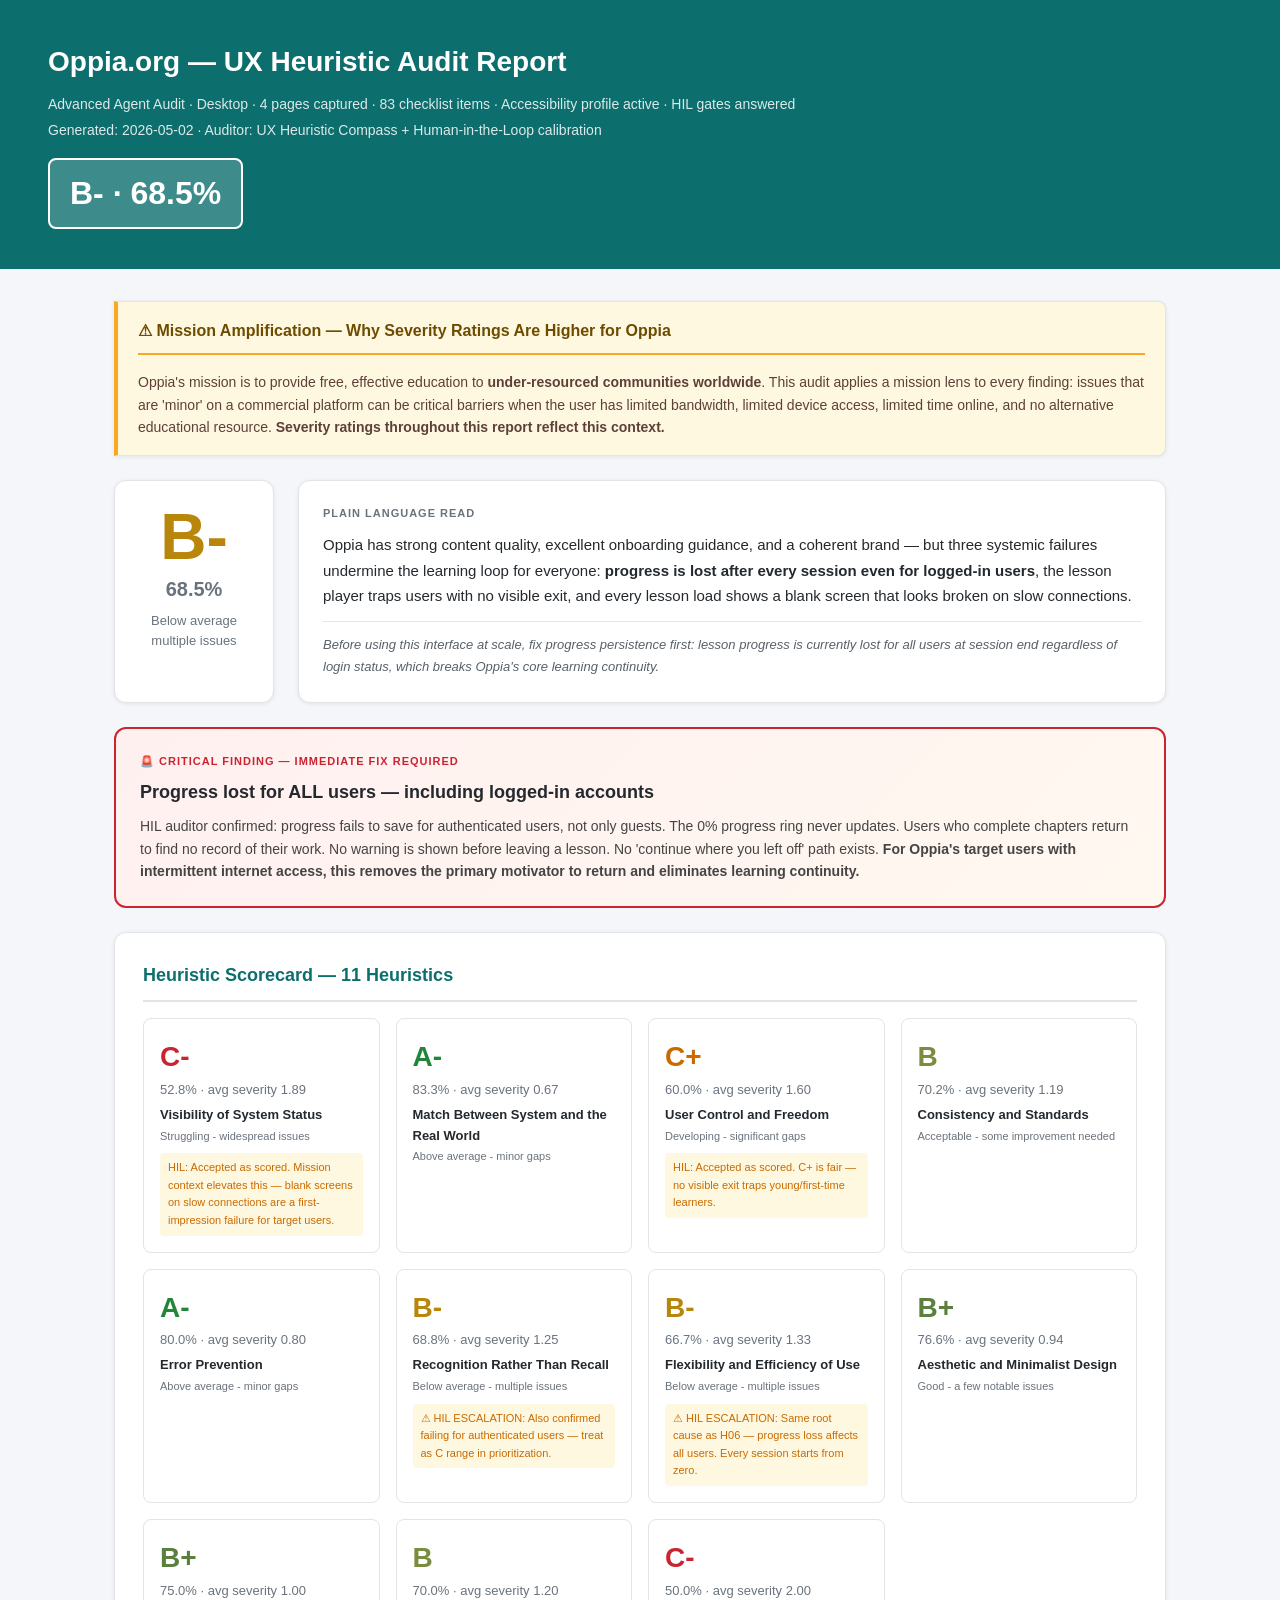
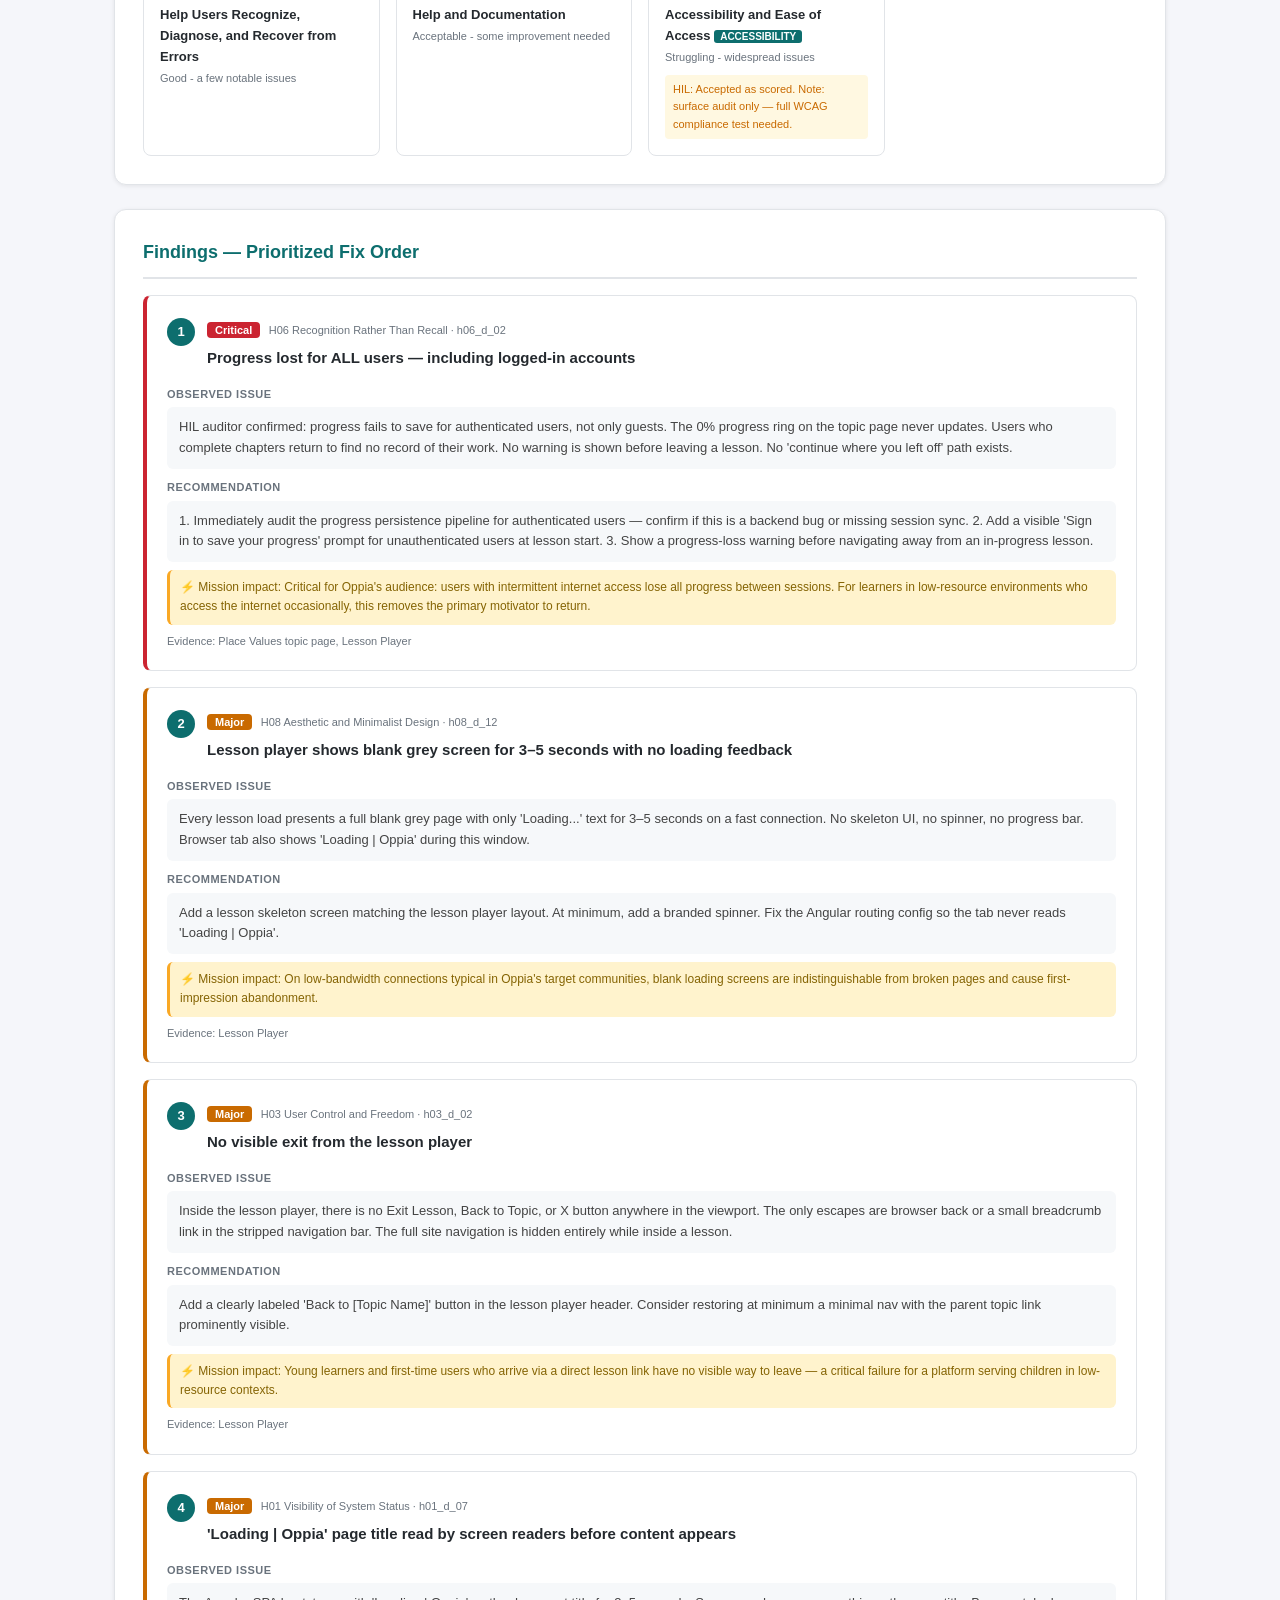
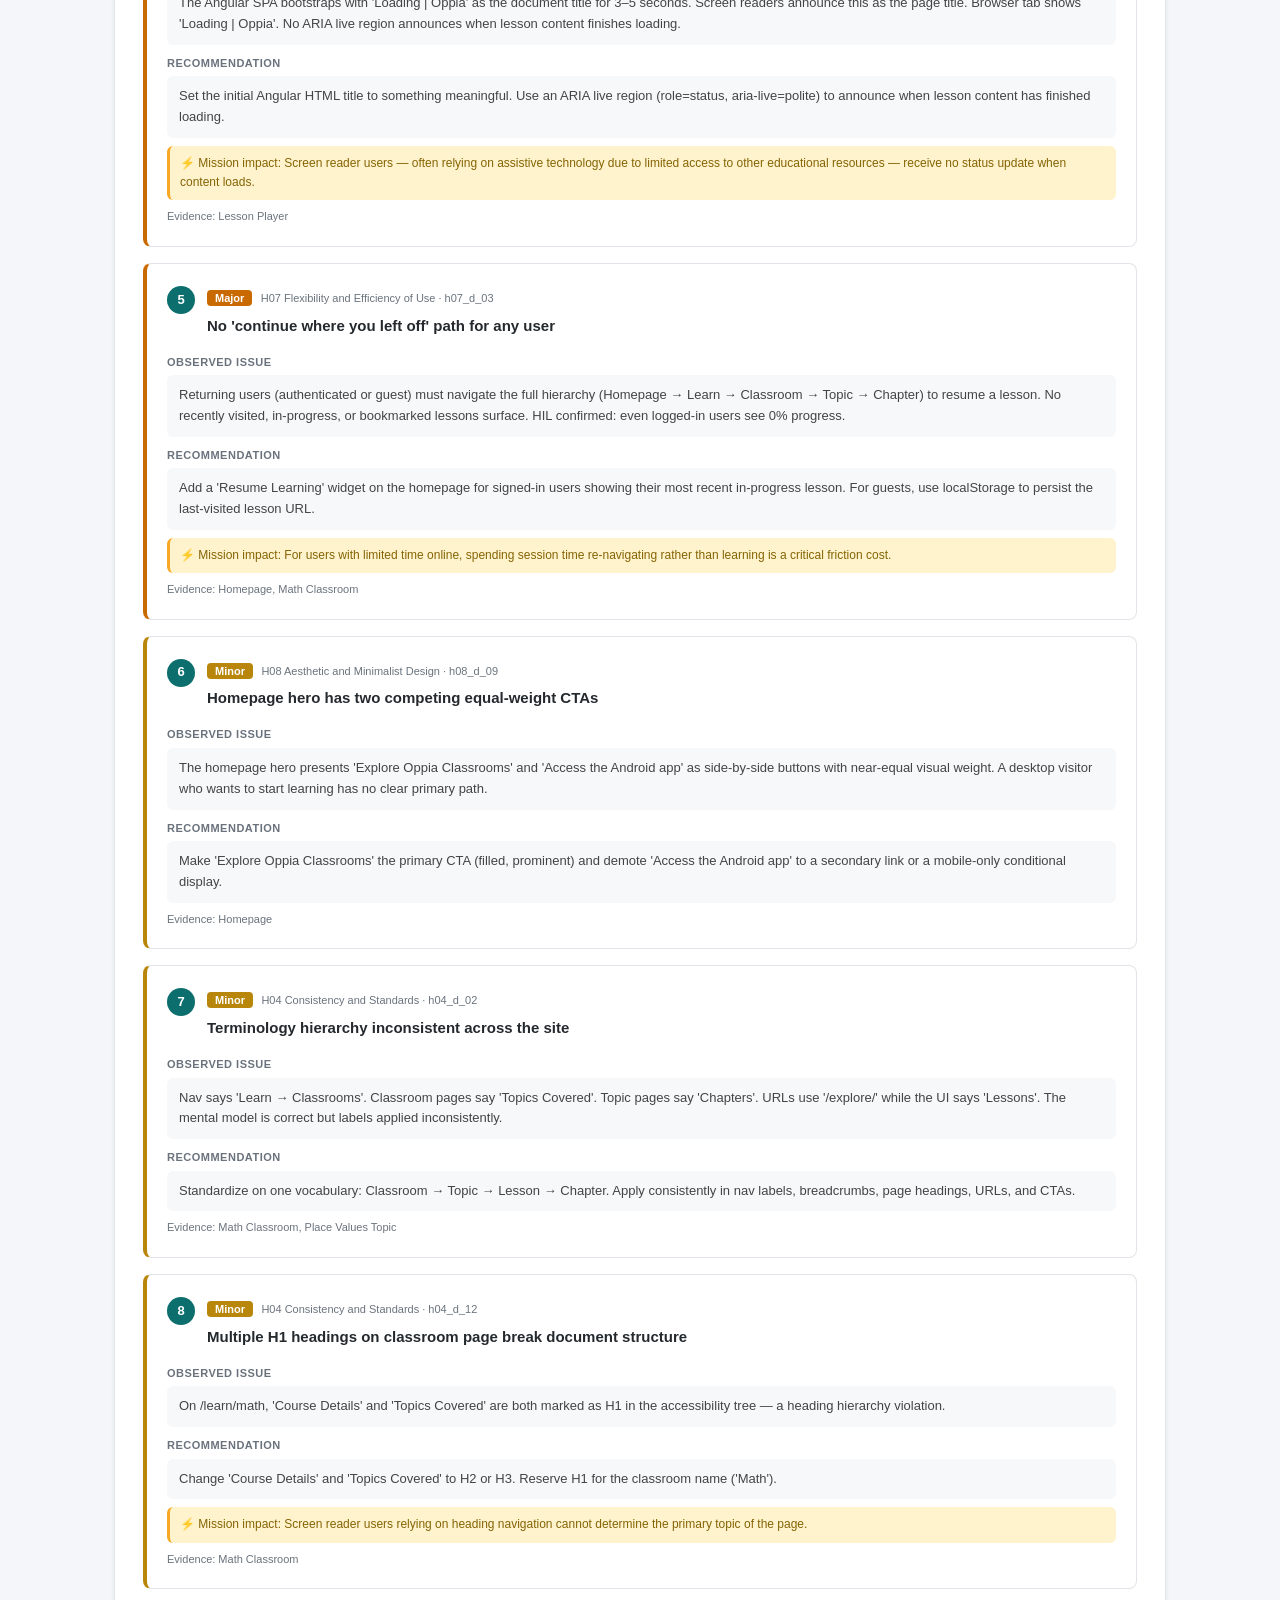
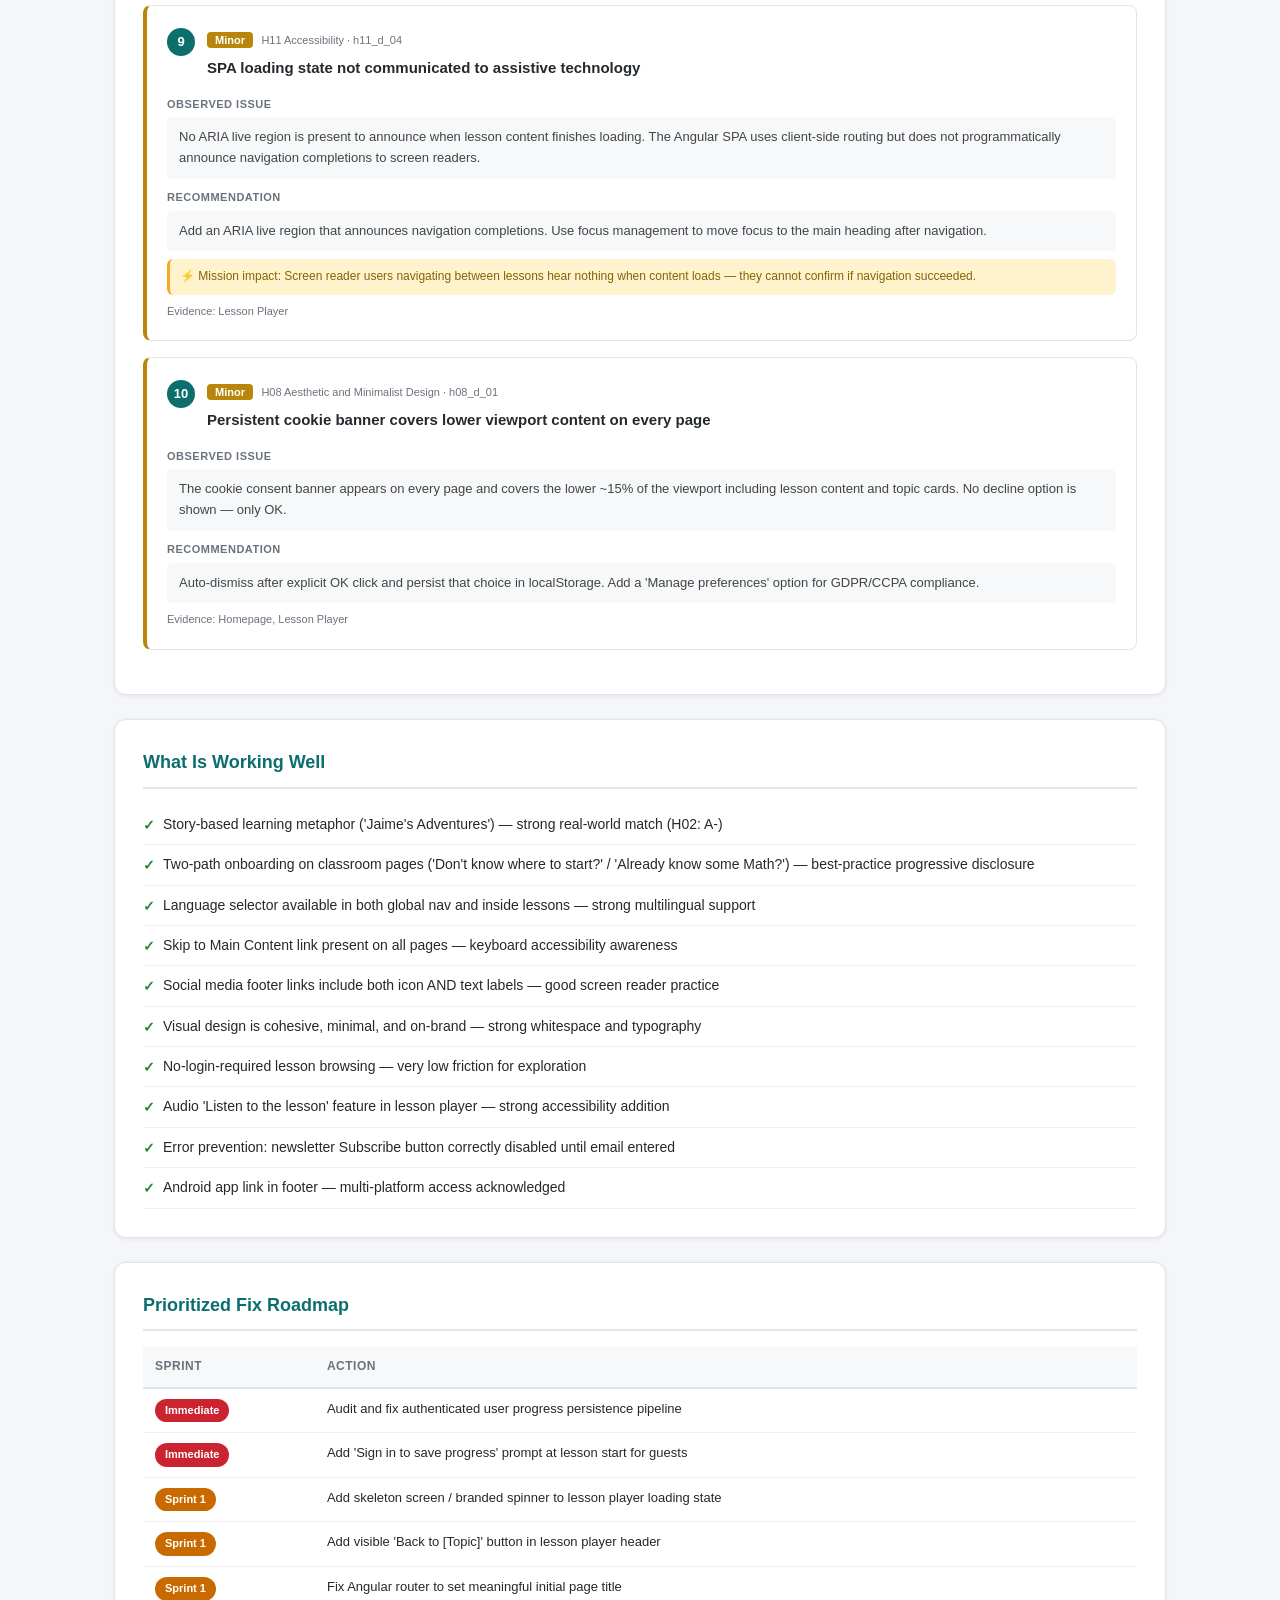
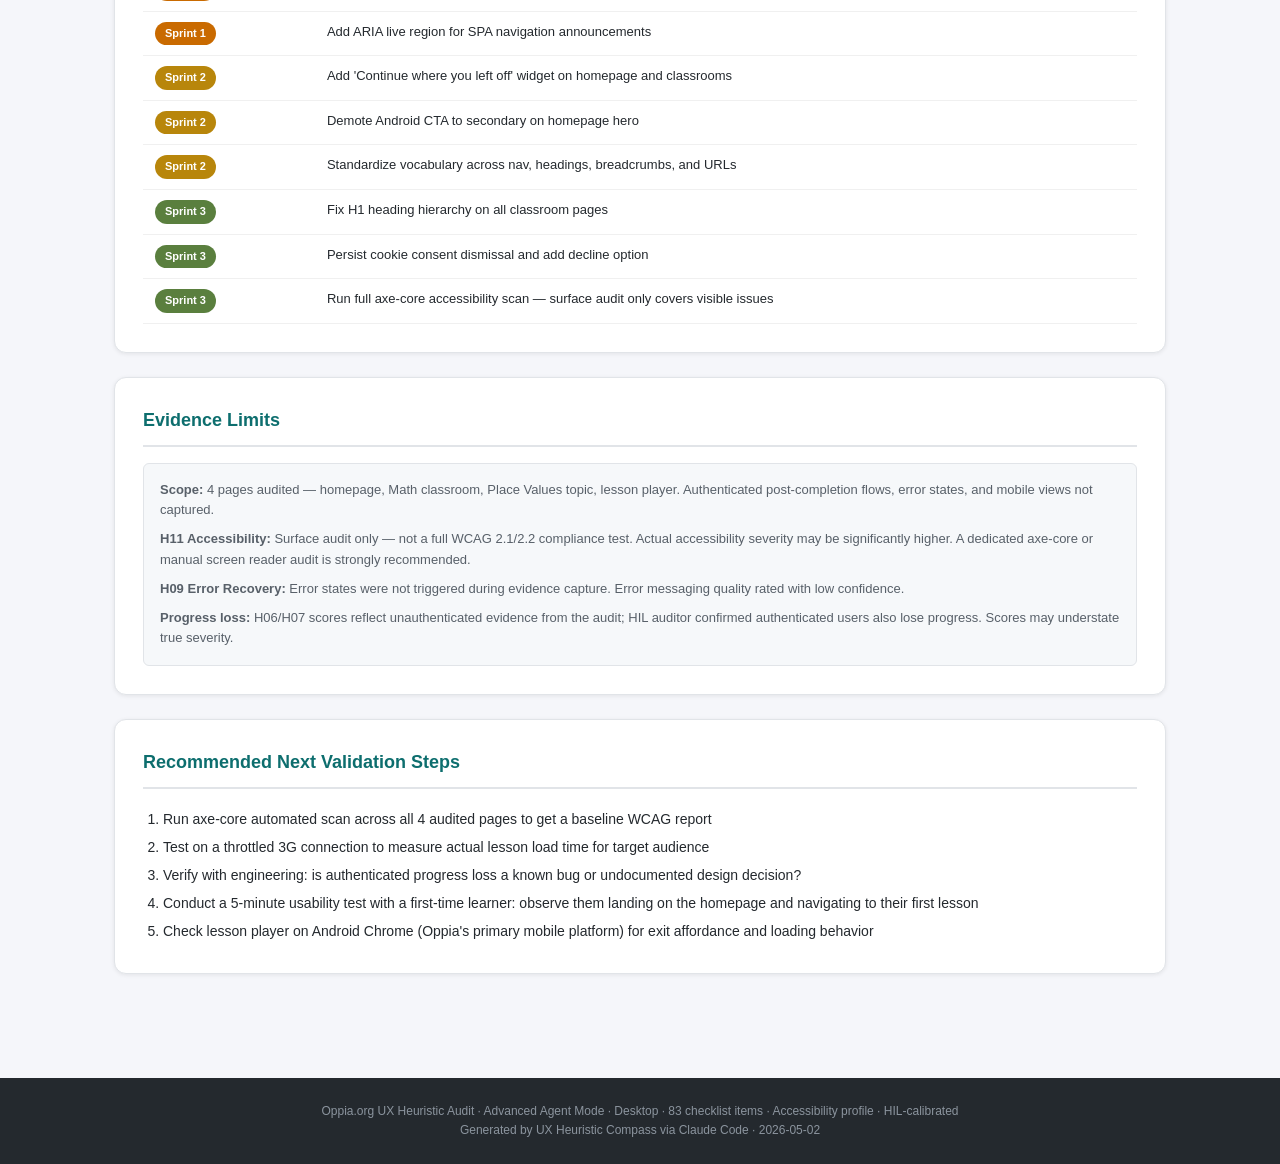
<file: examples/oppia-ux-audit-report.html>
<!DOCTYPE html>
<html lang="en">
<head>
  <script src="../migration/forward.js"></script>
<meta charset="UTF-8">
<meta name="viewport" content="width=device-width, initial-scale=1.0">
<title>Oppia.org UX Heuristic Audit Report</title>
<style>
  * { box-sizing: border-box; margin: 0; padding: 0; }
  body { font-family: -apple-system, BlinkMacSystemFont, 'Segoe UI', Roboto, sans-serif; background: #f5f6fa; color: #24292e; line-height: 1.6; }
  .header { background: #0d6e6e; color: white; padding: 40px 48px; }
  .header h1 { font-size: 28px; font-weight: 700; margin-bottom: 8px; }
  .header .meta { font-size: 14px; opacity: 0.85; }
  .header .grade-badge { display: inline-block; background: rgba(255,255,255,0.2); border: 2px solid white; border-radius: 8px; padding: 8px 20px; font-size: 32px; font-weight: 800; margin-top: 16px; }
  .container { max-width: 1100px; margin: 0 auto; padding: 32px 24px; }
  .card { background: white; border-radius: 12px; padding: 28px; margin-bottom: 24px; box-shadow: 0 1px 4px rgba(0,0,0,0.08); border: 1px solid #e1e4e8; }
  .card h2 { font-size: 18px; font-weight: 700; margin-bottom: 16px; color: #0d6e6e; border-bottom: 2px solid #e1e4e8; padding-bottom: 10px; }
  .card h3 { font-size: 15px; font-weight: 600; margin-bottom: 8px; }
  .mission-box { background: #fff8e1; border-left: 4px solid #f9a825; padding: 16px 20px; border-radius: 0 8px 8px 0; margin-bottom: 24px; }
  .mission-box h2 { color: #6d4c00; border-bottom-color: #f9a825; font-size: 16px; }
  .mission-box p { color: #5d4037; font-size: 14px; }
  .scorecard-grid { display: grid; grid-template-columns: repeat(auto-fill, minmax(220px, 1fr)); gap: 16px; }
  .score-item { border: 1px solid #e1e4e8; border-radius: 8px; padding: 16px; }
  .score-item .grade { font-size: 28px; font-weight: 800; }
  .score-item .pct { font-size: 13px; color: #6a737d; }
  .score-item .name { font-size: 13px; font-weight: 600; margin-top: 4px; }
  .score-item .desc { font-size: 11px; color: #6a737d; margin-top: 2px; }
  .score-item .hil-note { font-size: 11px; color: #c96a00; background: #fff8e1; padding: 6px 8px; border-radius: 4px; margin-top: 8px; }
  .finding { border: 1px solid #e1e4e8; border-radius: 8px; padding: 20px; margin-bottom: 16px; }
  .finding .finding-header { display: flex; align-items: flex-start; gap: 12px; margin-bottom: 12px; }
  .finding .rank { background: #0d6e6e; color: white; width: 28px; height: 28px; border-radius: 50%; display: flex; align-items: center; justify-content: center; font-weight: 700; font-size: 13px; flex-shrink: 0; margin-top: 2px; }
  .finding h3 { font-size: 15px; font-weight: 700; color: #24292e; margin-bottom: 4px; }
  .finding .heuristic-tag { font-size: 11px; color: #6a737d; }
  .finding .section { margin-top: 10px; }
  .finding .section-label { font-size: 11px; font-weight: 700; text-transform: uppercase; letter-spacing: 0.5px; color: #6a737d; margin-bottom: 4px; }
  .finding .section-content { font-size: 13px; color: #444; background: #f6f8fa; padding: 10px 12px; border-radius: 6px; }
  .finding .mission-note { font-size: 12px; color: #856404; background: #fff3cd; padding: 8px 10px; border-radius: 6px; margin-top: 8px; border-left: 3px solid #f9a825; }
  .strengths-list { list-style: none; }
  .strengths-list li { padding: 8px 0; border-bottom: 1px solid #f0f0f0; font-size: 14px; display: flex; align-items: flex-start; gap: 8px; }
  .strengths-list li::before { content: '✓'; color: #22863a; font-weight: 700; flex-shrink: 0; margin-top: 1px; }
  .roadmap-table { width: 100%; border-collapse: collapse; }
  .roadmap-table th { text-align: left; padding: 10px 12px; background: #f6f8fa; font-size: 12px; font-weight: 700; text-transform: uppercase; letter-spacing: 0.5px; color: #6a737d; border-bottom: 2px solid #e1e4e8; }
  .roadmap-table td { padding: 10px 12px; border-bottom: 1px solid #f0f0f0; font-size: 13px; vertical-align: top; }
  .sprint-badge { padding: 3px 10px; border-radius: 12px; font-size: 11px; font-weight: 700; color: white; display: inline-block; }
  .evidence-box { background: #f6f8fa; border: 1px solid #e1e4e8; border-radius: 6px; padding: 16px; font-size: 13px; color: #586069; }
  .two-col { display: grid; grid-template-columns: 1fr 1fr; gap: 16px; }
  @media (max-width: 700px) { .two-col { grid-template-columns: 1fr; } .scorecard-grid { grid-template-columns: 1fr 1fr; } }
  .top-finding-alert { background: linear-gradient(135deg, #fff0f0, #fff8f0); border: 2px solid #cb2431; border-radius: 12px; padding: 24px; margin-bottom: 24px; }
  .top-finding-alert .label { font-size: 11px; font-weight: 700; text-transform: uppercase; letter-spacing: 1px; color: #cb2431; margin-bottom: 8px; }
  .top-finding-alert h3 { font-size: 18px; font-weight: 700; color: #24292e; margin-bottom: 8px; }
  .top-finding-alert p { font-size: 14px; color: #444; }
  .overall-summary { display: flex; gap: 24px; align-items: stretch; margin-bottom: 24px; flex-wrap: wrap; }
  .overall-grade-card { background: white; border-radius: 12px; padding: 24px 32px; box-shadow: 0 1px 4px rgba(0,0,0,0.08); border: 1px solid #e1e4e8; text-align: center; min-width: 160px; }
  .overall-grade-card .big-grade { font-size: 64px; font-weight: 900; line-height: 1; }
  .overall-grade-card .pct { font-size: 20px; font-weight: 600; color: #6a737d; margin-top: 4px; }
  .overall-grade-card .descriptor { font-size: 13px; color: #6a737d; margin-top: 6px; }
  .plain-read { background: white; border-radius: 12px; padding: 24px; box-shadow: 0 1px 4px rgba(0,0,0,0.08); border: 1px solid #e1e4e8; flex: 1; min-width: 300px; }
  .plain-read .label { font-size: 11px; font-weight: 700; text-transform: uppercase; letter-spacing: 1px; color: #6a737d; margin-bottom: 10px; }
  .plain-read p { font-size: 15px; color: #24292e; line-height: 1.7; }
  .plain-read .before { font-size: 13px; color: #586069; margin-top: 12px; padding-top: 12px; border-top: 1px solid #e1e4e8; font-style: italic; }
  footer { background: #24292e; color: #8b949e; text-align: center; padding: 24px; font-size: 12px; margin-top: 48px; }
</style>
</head>
<body>
  <noscript><p>Working Tools has a new home. <a href="https://working-tools.jkylehobson.chatgpt.site/ux-heuristic-compass/examples/oppia-ux-audit-report.html">Open this page on Working Tools</a>.</p></noscript>

<div class="header">
  <h1>Oppia.org — UX Heuristic Audit Report</h1>
  <div class="meta">Advanced Agent Audit · Desktop · 4 pages captured · 83 checklist items · Accessibility profile active · HIL gates answered</div>
  <div class="meta" style="margin-top:4px">Generated: 2026-05-02 · Auditor: UX Heuristic Compass + Human-in-the-Loop calibration</div>
  <div class="grade-badge">B- · 68.5%</div>
</div>

<div class="container">

  <!-- Mission Context -->
  <div class="mission-box card">
    <h2>⚠ Mission Amplification — Why Severity Ratings Are Higher for Oppia</h2>
    <p>Oppia's mission is to provide free, effective education to <strong>under-resourced communities worldwide</strong>. This audit applies a mission lens to every finding: issues that are 'minor' on a commercial platform can be critical barriers when the user has limited bandwidth, limited device access, limited time online, and no alternative educational resource. <strong>Severity ratings throughout this report reflect this context.</strong></p>
  </div>

  <!-- Overall Summary -->
  <div class="overall-summary">
    <div class="overall-grade-card">
      <div class="big-grade" style="color:#b8860b">B-</div>
      <div class="pct">68.5%</div>
      <div class="descriptor">Below average<br>multiple issues</div>
    </div>
    <div class="plain-read">
      <div class="label">Plain Language Read</div>
      <p>Oppia has strong content quality, excellent onboarding guidance, and a coherent brand — but three systemic failures undermine the learning loop for everyone: <strong>progress is lost after every session even for logged-in users</strong>, the lesson player traps users with no visible exit, and every lesson load shows a blank screen that looks broken on slow connections.</p>
      <p class="before">Before using this interface at scale, fix progress persistence first: lesson progress is currently lost for all users at session end regardless of login status, which breaks Oppia's core learning continuity.</p>
    </div>
  </div>

  <!-- Top Finding Alert -->
  <div class="top-finding-alert">
    <div class="label">🚨 Critical Finding — Immediate Fix Required</div>
    <h3>Progress lost for ALL users — including logged-in accounts</h3>
    <p>HIL auditor confirmed: progress fails to save for authenticated users, not only guests. The 0% progress ring never updates. Users who complete chapters return to find no record of their work. No warning is shown before leaving a lesson. No 'continue where you left off' path exists. <strong>For Oppia's target users with intermittent internet access, this removes the primary motivator to return and eliminates learning continuity.</strong></p>
  </div>

  <!-- Scorecard -->
  <div class="card">
    <h2>Heuristic Scorecard — 11 Heuristics</h2>
    <div class="scorecard-grid">
      <div class="score-item">
        <div class="grade" style="color:#cb2431">C-</div>
        <div class="pct">52.8% · avg severity 1.89</div>
        <div class="name">Visibility of System Status</div>
        <div class="desc">Struggling - widespread issues</div>
        <div class="hil-note">HIL: Accepted as scored. Mission context elevates this — blank screens on slow connections are a first-impression failure for target users.</div>
      </div>
      <div class="score-item">
        <div class="grade" style="color:#22863a">A-</div>
        <div class="pct">83.3% · avg severity 0.67</div>
        <div class="name">Match Between System and the Real World</div>
        <div class="desc">Above average - minor gaps</div>
        
      </div>
      <div class="score-item">
        <div class="grade" style="color:#c96a00">C+</div>
        <div class="pct">60.0% · avg severity 1.60</div>
        <div class="name">User Control and Freedom</div>
        <div class="desc">Developing - significant gaps</div>
        <div class="hil-note">HIL: Accepted as scored. C+ is fair — no visible exit traps young/first-time learners.</div>
      </div>
      <div class="score-item">
        <div class="grade" style="color:#7a8c3e">B</div>
        <div class="pct">70.2% · avg severity 1.19</div>
        <div class="name">Consistency and Standards</div>
        <div class="desc">Acceptable - some improvement needed</div>
        
      </div>
      <div class="score-item">
        <div class="grade" style="color:#22863a">A-</div>
        <div class="pct">80.0% · avg severity 0.80</div>
        <div class="name">Error Prevention</div>
        <div class="desc">Above average - minor gaps</div>
        
      </div>
      <div class="score-item">
        <div class="grade" style="color:#b8860b">B-</div>
        <div class="pct">68.8% · avg severity 1.25</div>
        <div class="name">Recognition Rather Than Recall</div>
        <div class="desc">Below average - multiple issues</div>
        <div class="hil-note">⚠ HIL ESCALATION: Also confirmed failing for authenticated users — treat as C range in prioritization.</div>
      </div>
      <div class="score-item">
        <div class="grade" style="color:#b8860b">B-</div>
        <div class="pct">66.7% · avg severity 1.33</div>
        <div class="name">Flexibility and Efficiency of Use</div>
        <div class="desc">Below average - multiple issues</div>
        <div class="hil-note">⚠ HIL ESCALATION: Same root cause as H06 — progress loss affects all users. Every session starts from zero.</div>
      </div>
      <div class="score-item">
        <div class="grade" style="color:#5a7f3e">B+</div>
        <div class="pct">76.6% · avg severity 0.94</div>
        <div class="name">Aesthetic and Minimalist Design</div>
        <div class="desc">Good - a few notable issues</div>
        
      </div>
      <div class="score-item">
        <div class="grade" style="color:#5a7f3e">B+</div>
        <div class="pct">75.0% · avg severity 1.00</div>
        <div class="name">Help Users Recognize, Diagnose, and Recover from Errors</div>
        <div class="desc">Good - a few notable issues</div>
        
      </div>
      <div class="score-item">
        <div class="grade" style="color:#7a8c3e">B</div>
        <div class="pct">70.0% · avg severity 1.20</div>
        <div class="name">Help and Documentation</div>
        <div class="desc">Acceptable - some improvement needed</div>
        
      </div>
      <div class="score-item">
        <div class="grade" style="color:#cb2431">C-</div>
        <div class="pct">50.0% · avg severity 2.00</div>
        <div class="name">Accessibility and Ease of Access <span style="font-size:10px;background:#0d6e6e;color:white;padding:1px 6px;border-radius:3px">ACCESSIBILITY</span></div>
        <div class="desc">Struggling - widespread issues</div>
        <div class="hil-note">HIL: Accepted as scored. Note: surface audit only — full WCAG compliance test needed.</div>
      </div>
    </div>
  </div>

  <!-- Findings -->
  <div class="card">
    <h2>Findings — Prioritized Fix Order</h2>
    <div class="finding" style="border-left: 4px solid #cb2431">
      <div class="finding-header">
        <div class="rank">1</div>
        <div>
          <div><span style="background:#cb2431;color:white;padding:2px 8px;border-radius:4px;font-size:11px;font-weight:bold">Critical</span> <span style="font-size:11px;color:#6a737d;margin-left:4px">H06 Recognition Rather Than Recall · h06_d_02</span></div>
          <h3 style="margin-top:4px">Progress lost for ALL users — including logged-in accounts</h3>
        </div>
      </div>
      <div class="section"><div class="section-label">Observed Issue</div><div class="section-content">HIL auditor confirmed: progress fails to save for authenticated users, not only guests. The 0% progress ring on the topic page never updates. Users who complete chapters return to find no record of their work. No warning is shown before leaving a lesson. No 'continue where you left off' path exists.</div></div>
      <div class="section"><div class="section-label">Recommendation</div><div class="section-content">1. Immediately audit the progress persistence pipeline for authenticated users — confirm if this is a backend bug or missing session sync. 2. Add a visible 'Sign in to save your progress' prompt for unauthenticated users at lesson start. 3. Show a progress-loss warning before navigating away from an in-progress lesson.</div></div>
      <div class="mission-note">⚡ Mission impact: Critical for Oppia's audience: users with intermittent internet access lose all progress between sessions. For learners in low-resource environments who access the internet occasionally, this removes the primary motivator to return.</div>
      <div style="margin-top:8px;font-size:11px;color:#6a737d">Evidence: Place Values topic page, Lesson Player</div>
    </div>
    <div class="finding" style="border-left: 4px solid #c96a00">
      <div class="finding-header">
        <div class="rank">2</div>
        <div>
          <div><span style="background:#c96a00;color:white;padding:2px 8px;border-radius:4px;font-size:11px;font-weight:bold">Major</span> <span style="font-size:11px;color:#6a737d;margin-left:4px">H08 Aesthetic and Minimalist Design · h08_d_12</span></div>
          <h3 style="margin-top:4px">Lesson player shows blank grey screen for 3–5 seconds with no loading feedback</h3>
        </div>
      </div>
      <div class="section"><div class="section-label">Observed Issue</div><div class="section-content">Every lesson load presents a full blank grey page with only 'Loading...' text for 3–5 seconds on a fast connection. No skeleton UI, no spinner, no progress bar. Browser tab also shows 'Loading | Oppia' during this window.</div></div>
      <div class="section"><div class="section-label">Recommendation</div><div class="section-content">Add a lesson skeleton screen matching the lesson player layout. At minimum, add a branded spinner. Fix the Angular routing config so the tab never reads 'Loading | Oppia'.</div></div>
      <div class="mission-note">⚡ Mission impact: On low-bandwidth connections typical in Oppia's target communities, blank loading screens are indistinguishable from broken pages and cause first-impression abandonment.</div>
      <div style="margin-top:8px;font-size:11px;color:#6a737d">Evidence: Lesson Player</div>
    </div>
    <div class="finding" style="border-left: 4px solid #c96a00">
      <div class="finding-header">
        <div class="rank">3</div>
        <div>
          <div><span style="background:#c96a00;color:white;padding:2px 8px;border-radius:4px;font-size:11px;font-weight:bold">Major</span> <span style="font-size:11px;color:#6a737d;margin-left:4px">H03 User Control and Freedom · h03_d_02</span></div>
          <h3 style="margin-top:4px">No visible exit from the lesson player</h3>
        </div>
      </div>
      <div class="section"><div class="section-label">Observed Issue</div><div class="section-content">Inside the lesson player, there is no Exit Lesson, Back to Topic, or X button anywhere in the viewport. The only escapes are browser back or a small breadcrumb link in the stripped navigation bar. The full site navigation is hidden entirely while inside a lesson.</div></div>
      <div class="section"><div class="section-label">Recommendation</div><div class="section-content">Add a clearly labeled 'Back to [Topic Name]' button in the lesson player header. Consider restoring at minimum a minimal nav with the parent topic link prominently visible.</div></div>
      <div class="mission-note">⚡ Mission impact: Young learners and first-time users who arrive via a direct lesson link have no visible way to leave — a critical failure for a platform serving children in low-resource contexts.</div>
      <div style="margin-top:8px;font-size:11px;color:#6a737d">Evidence: Lesson Player</div>
    </div>
    <div class="finding" style="border-left: 4px solid #c96a00">
      <div class="finding-header">
        <div class="rank">4</div>
        <div>
          <div><span style="background:#c96a00;color:white;padding:2px 8px;border-radius:4px;font-size:11px;font-weight:bold">Major</span> <span style="font-size:11px;color:#6a737d;margin-left:4px">H01 Visibility of System Status · h01_d_07</span></div>
          <h3 style="margin-top:4px">'Loading | Oppia' page title read by screen readers before content appears</h3>
        </div>
      </div>
      <div class="section"><div class="section-label">Observed Issue</div><div class="section-content">The Angular SPA bootstraps with 'Loading | Oppia' as the document title for 3–5 seconds. Screen readers announce this as the page title. Browser tab shows 'Loading | Oppia'. No ARIA live region announces when lesson content finishes loading.</div></div>
      <div class="section"><div class="section-label">Recommendation</div><div class="section-content">Set the initial Angular HTML title to something meaningful. Use an ARIA live region (role=status, aria-live=polite) to announce when lesson content has finished loading.</div></div>
      <div class="mission-note">⚡ Mission impact: Screen reader users — often relying on assistive technology due to limited access to other educational resources — receive no status update when content loads.</div>
      <div style="margin-top:8px;font-size:11px;color:#6a737d">Evidence: Lesson Player</div>
    </div>
    <div class="finding" style="border-left: 4px solid #c96a00">
      <div class="finding-header">
        <div class="rank">5</div>
        <div>
          <div><span style="background:#c96a00;color:white;padding:2px 8px;border-radius:4px;font-size:11px;font-weight:bold">Major</span> <span style="font-size:11px;color:#6a737d;margin-left:4px">H07 Flexibility and Efficiency of Use · h07_d_03</span></div>
          <h3 style="margin-top:4px">No 'continue where you left off' path for any user</h3>
        </div>
      </div>
      <div class="section"><div class="section-label">Observed Issue</div><div class="section-content">Returning users (authenticated or guest) must navigate the full hierarchy (Homepage → Learn → Classroom → Topic → Chapter) to resume a lesson. No recently visited, in-progress, or bookmarked lessons surface. HIL confirmed: even logged-in users see 0% progress.</div></div>
      <div class="section"><div class="section-label">Recommendation</div><div class="section-content">Add a 'Resume Learning' widget on the homepage for signed-in users showing their most recent in-progress lesson. For guests, use localStorage to persist the last-visited lesson URL.</div></div>
      <div class="mission-note">⚡ Mission impact: For users with limited time online, spending session time re-navigating rather than learning is a critical friction cost.</div>
      <div style="margin-top:8px;font-size:11px;color:#6a737d">Evidence: Homepage, Math Classroom</div>
    </div>
    <div class="finding" style="border-left: 4px solid #b8860b">
      <div class="finding-header">
        <div class="rank">6</div>
        <div>
          <div><span style="background:#b8860b;color:white;padding:2px 8px;border-radius:4px;font-size:11px;font-weight:bold">Minor</span> <span style="font-size:11px;color:#6a737d;margin-left:4px">H08 Aesthetic and Minimalist Design · h08_d_09</span></div>
          <h3 style="margin-top:4px">Homepage hero has two competing equal-weight CTAs</h3>
        </div>
      </div>
      <div class="section"><div class="section-label">Observed Issue</div><div class="section-content">The homepage hero presents 'Explore Oppia Classrooms' and 'Access the Android app' as side-by-side buttons with near-equal visual weight. A desktop visitor who wants to start learning has no clear primary path.</div></div>
      <div class="section"><div class="section-label">Recommendation</div><div class="section-content">Make 'Explore Oppia Classrooms' the primary CTA (filled, prominent) and demote 'Access the Android app' to a secondary link or a mobile-only conditional display.</div></div>
      
      <div style="margin-top:8px;font-size:11px;color:#6a737d">Evidence: Homepage</div>
    </div>
    <div class="finding" style="border-left: 4px solid #b8860b">
      <div class="finding-header">
        <div class="rank">7</div>
        <div>
          <div><span style="background:#b8860b;color:white;padding:2px 8px;border-radius:4px;font-size:11px;font-weight:bold">Minor</span> <span style="font-size:11px;color:#6a737d;margin-left:4px">H04 Consistency and Standards · h04_d_02</span></div>
          <h3 style="margin-top:4px">Terminology hierarchy inconsistent across the site</h3>
        </div>
      </div>
      <div class="section"><div class="section-label">Observed Issue</div><div class="section-content">Nav says 'Learn → Classrooms'. Classroom pages say 'Topics Covered'. Topic pages say 'Chapters'. URLs use '/explore/' while the UI says 'Lessons'. The mental model is correct but labels applied inconsistently.</div></div>
      <div class="section"><div class="section-label">Recommendation</div><div class="section-content">Standardize on one vocabulary: Classroom → Topic → Lesson → Chapter. Apply consistently in nav labels, breadcrumbs, page headings, URLs, and CTAs.</div></div>
      
      <div style="margin-top:8px;font-size:11px;color:#6a737d">Evidence: Math Classroom, Place Values Topic</div>
    </div>
    <div class="finding" style="border-left: 4px solid #b8860b">
      <div class="finding-header">
        <div class="rank">8</div>
        <div>
          <div><span style="background:#b8860b;color:white;padding:2px 8px;border-radius:4px;font-size:11px;font-weight:bold">Minor</span> <span style="font-size:11px;color:#6a737d;margin-left:4px">H04 Consistency and Standards · h04_d_12</span></div>
          <h3 style="margin-top:4px">Multiple H1 headings on classroom page break document structure</h3>
        </div>
      </div>
      <div class="section"><div class="section-label">Observed Issue</div><div class="section-content">On /learn/math, 'Course Details' and 'Topics Covered' are both marked as H1 in the accessibility tree — a heading hierarchy violation.</div></div>
      <div class="section"><div class="section-label">Recommendation</div><div class="section-content">Change 'Course Details' and 'Topics Covered' to H2 or H3. Reserve H1 for the classroom name ('Math').</div></div>
      <div class="mission-note">⚡ Mission impact: Screen reader users relying on heading navigation cannot determine the primary topic of the page.</div>
      <div style="margin-top:8px;font-size:11px;color:#6a737d">Evidence: Math Classroom</div>
    </div>
    <div class="finding" style="border-left: 4px solid #b8860b">
      <div class="finding-header">
        <div class="rank">9</div>
        <div>
          <div><span style="background:#b8860b;color:white;padding:2px 8px;border-radius:4px;font-size:11px;font-weight:bold">Minor</span> <span style="font-size:11px;color:#6a737d;margin-left:4px">H11 Accessibility · h11_d_04</span></div>
          <h3 style="margin-top:4px">SPA loading state not communicated to assistive technology</h3>
        </div>
      </div>
      <div class="section"><div class="section-label">Observed Issue</div><div class="section-content">No ARIA live region is present to announce when lesson content finishes loading. The Angular SPA uses client-side routing but does not programmatically announce navigation completions to screen readers.</div></div>
      <div class="section"><div class="section-label">Recommendation</div><div class="section-content">Add an ARIA live region that announces navigation completions. Use focus management to move focus to the main heading after navigation.</div></div>
      <div class="mission-note">⚡ Mission impact: Screen reader users navigating between lessons hear nothing when content loads — they cannot confirm if navigation succeeded.</div>
      <div style="margin-top:8px;font-size:11px;color:#6a737d">Evidence: Lesson Player</div>
    </div>
    <div class="finding" style="border-left: 4px solid #b8860b">
      <div class="finding-header">
        <div class="rank">10</div>
        <div>
          <div><span style="background:#b8860b;color:white;padding:2px 8px;border-radius:4px;font-size:11px;font-weight:bold">Minor</span> <span style="font-size:11px;color:#6a737d;margin-left:4px">H08 Aesthetic and Minimalist Design · h08_d_01</span></div>
          <h3 style="margin-top:4px">Persistent cookie banner covers lower viewport content on every page</h3>
        </div>
      </div>
      <div class="section"><div class="section-label">Observed Issue</div><div class="section-content">The cookie consent banner appears on every page and covers the lower ~15% of the viewport including lesson content and topic cards. No decline option is shown — only OK.</div></div>
      <div class="section"><div class="section-label">Recommendation</div><div class="section-content">Auto-dismiss after explicit OK click and persist that choice in localStorage. Add a 'Manage preferences' option for GDPR/CCPA compliance.</div></div>
      
      <div style="margin-top:8px;font-size:11px;color:#6a737d">Evidence: Homepage, Lesson Player</div>
    </div>
  </div>

  <!-- What's Working Well -->
  <div class="card">
    <h2>What Is Working Well</h2>
    <ul class="strengths-list"><li>Story-based learning metaphor ('Jaime's Adventures') — strong real-world match (H02: A-)</li><li>Two-path onboarding on classroom pages ('Don't know where to start?' / 'Already know some Math?') — best-practice progressive disclosure</li><li>Language selector available in both global nav and inside lessons — strong multilingual support</li><li>Skip to Main Content link present on all pages — keyboard accessibility awareness</li><li>Social media footer links include both icon AND text labels — good screen reader practice</li><li>Visual design is cohesive, minimal, and on-brand — strong whitespace and typography</li><li>No-login-required lesson browsing — very low friction for exploration</li><li>Audio 'Listen to the lesson' feature in lesson player — strong accessibility addition</li><li>Error prevention: newsletter Subscribe button correctly disabled until email entered</li><li>Android app link in footer — multi-platform access acknowledged</li>
    </ul>
  </div>

  <!-- Prioritized Roadmap -->
  <div class="card">
    <h2>Prioritized Fix Roadmap</h2>
    <table class="roadmap-table">
      <thead><tr><th>Sprint</th><th>Action</th></tr></thead>
      <tbody><tr><td><span class="sprint-badge" style="background:#cb2431">Immediate</span></td><td>Audit and fix authenticated user progress persistence pipeline</td></tr><tr><td><span class="sprint-badge" style="background:#cb2431">Immediate</span></td><td>Add 'Sign in to save progress' prompt at lesson start for guests</td></tr><tr><td><span class="sprint-badge" style="background:#c96a00">Sprint 1</span></td><td>Add skeleton screen / branded spinner to lesson player loading state</td></tr><tr><td><span class="sprint-badge" style="background:#c96a00">Sprint 1</span></td><td>Add visible 'Back to [Topic]' button in lesson player header</td></tr><tr><td><span class="sprint-badge" style="background:#c96a00">Sprint 1</span></td><td>Fix Angular router to set meaningful initial page title</td></tr><tr><td><span class="sprint-badge" style="background:#c96a00">Sprint 1</span></td><td>Add ARIA live region for SPA navigation announcements</td></tr><tr><td><span class="sprint-badge" style="background:#b8860b">Sprint 2</span></td><td>Add 'Continue where you left off' widget on homepage and classrooms</td></tr><tr><td><span class="sprint-badge" style="background:#b8860b">Sprint 2</span></td><td>Demote Android CTA to secondary on homepage hero</td></tr><tr><td><span class="sprint-badge" style="background:#b8860b">Sprint 2</span></td><td>Standardize vocabulary across nav, headings, breadcrumbs, and URLs</td></tr><tr><td><span class="sprint-badge" style="background:#5a7f3e">Sprint 3</span></td><td>Fix H1 heading hierarchy on all classroom pages</td></tr><tr><td><span class="sprint-badge" style="background:#5a7f3e">Sprint 3</span></td><td>Persist cookie consent dismissal and add decline option</td></tr><tr><td><span class="sprint-badge" style="background:#5a7f3e">Sprint 3</span></td><td>Run full axe-core accessibility scan — surface audit only covers visible issues</td></tr>
      </tbody>
    </table>
  </div>

  <!-- Evidence Limits -->
  <div class="card">
    <h2>Evidence Limits</h2>
    <div class="evidence-box">
      <p><strong>Scope:</strong> 4 pages audited — homepage, Math classroom, Place Values topic, lesson player. Authenticated post-completion flows, error states, and mobile views not captured.</p>
      <p style="margin-top:8px"><strong>H11 Accessibility:</strong> Surface audit only — not a full WCAG 2.1/2.2 compliance test. Actual accessibility severity may be significantly higher. A dedicated axe-core or manual screen reader audit is strongly recommended.</p>
      <p style="margin-top:8px"><strong>H09 Error Recovery:</strong> Error states were not triggered during evidence capture. Error messaging quality rated with low confidence.</p>
      <p style="margin-top:8px"><strong>Progress loss:</strong> H06/H07 scores reflect unauthenticated evidence from the audit; HIL auditor confirmed authenticated users also lose progress. Scores may understate true severity.</p>
    </div>
  </div>

  <!-- Next Validation Steps -->
  <div class="card">
    <h2>Recommended Next Validation Steps</h2>
    <ol style="padding-left:20px;font-size:14px;line-height:2">
      <li>Run axe-core automated scan across all 4 audited pages to get a baseline WCAG report</li>
      <li>Test on a throttled 3G connection to measure actual lesson load time for target audience</li>
      <li>Verify with engineering: is authenticated progress loss a known bug or undocumented design decision?</li>
      <li>Conduct a 5-minute usability test with a first-time learner: observe them landing on the homepage and navigating to their first lesson</li>
      <li>Check lesson player on Android Chrome (Oppia's primary mobile platform) for exit affordance and loading behavior</li>
    </ol>
  </div>

</div>

<footer>
  Oppia.org UX Heuristic Audit · Advanced Agent Mode · Desktop · 83 checklist items · Accessibility profile · HIL-calibrated<br>
  Generated by UX Heuristic Compass via Claude Code · 2026-05-02
</footer>

</body>
</html>
</file>
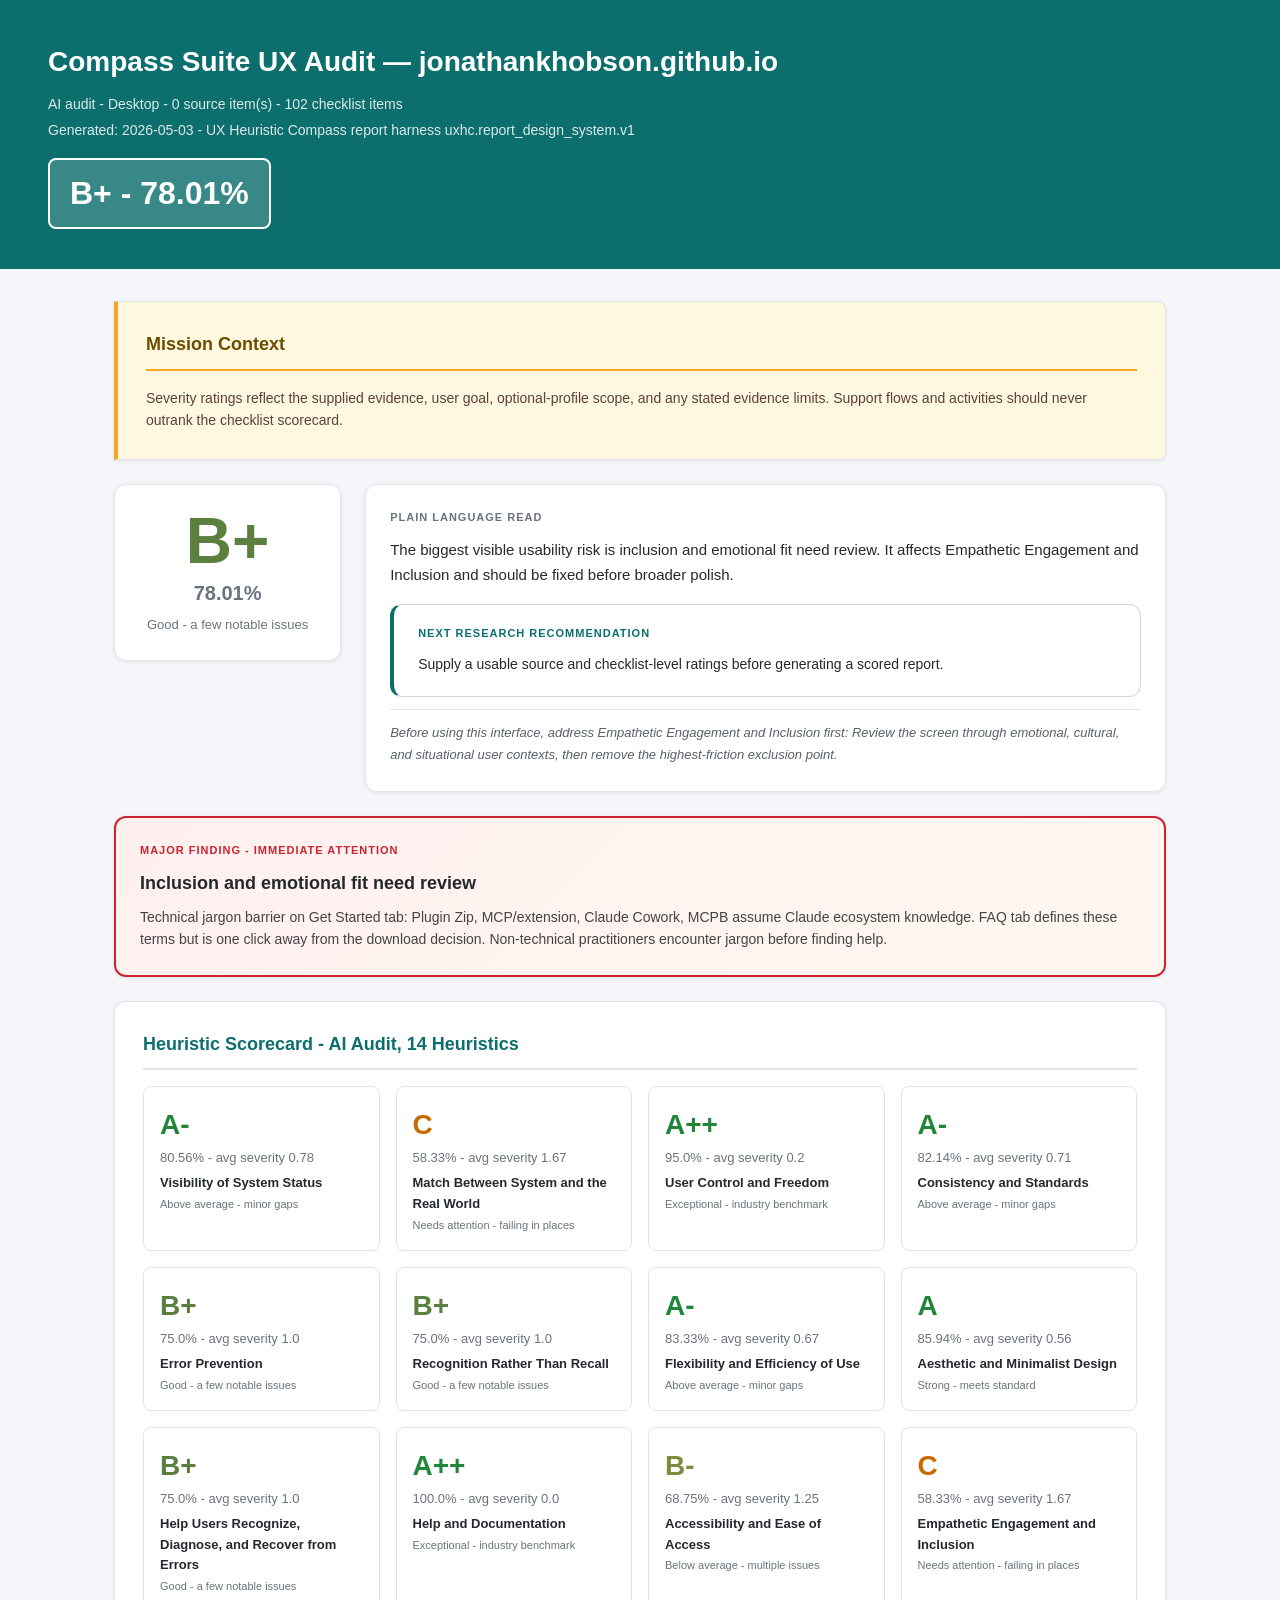
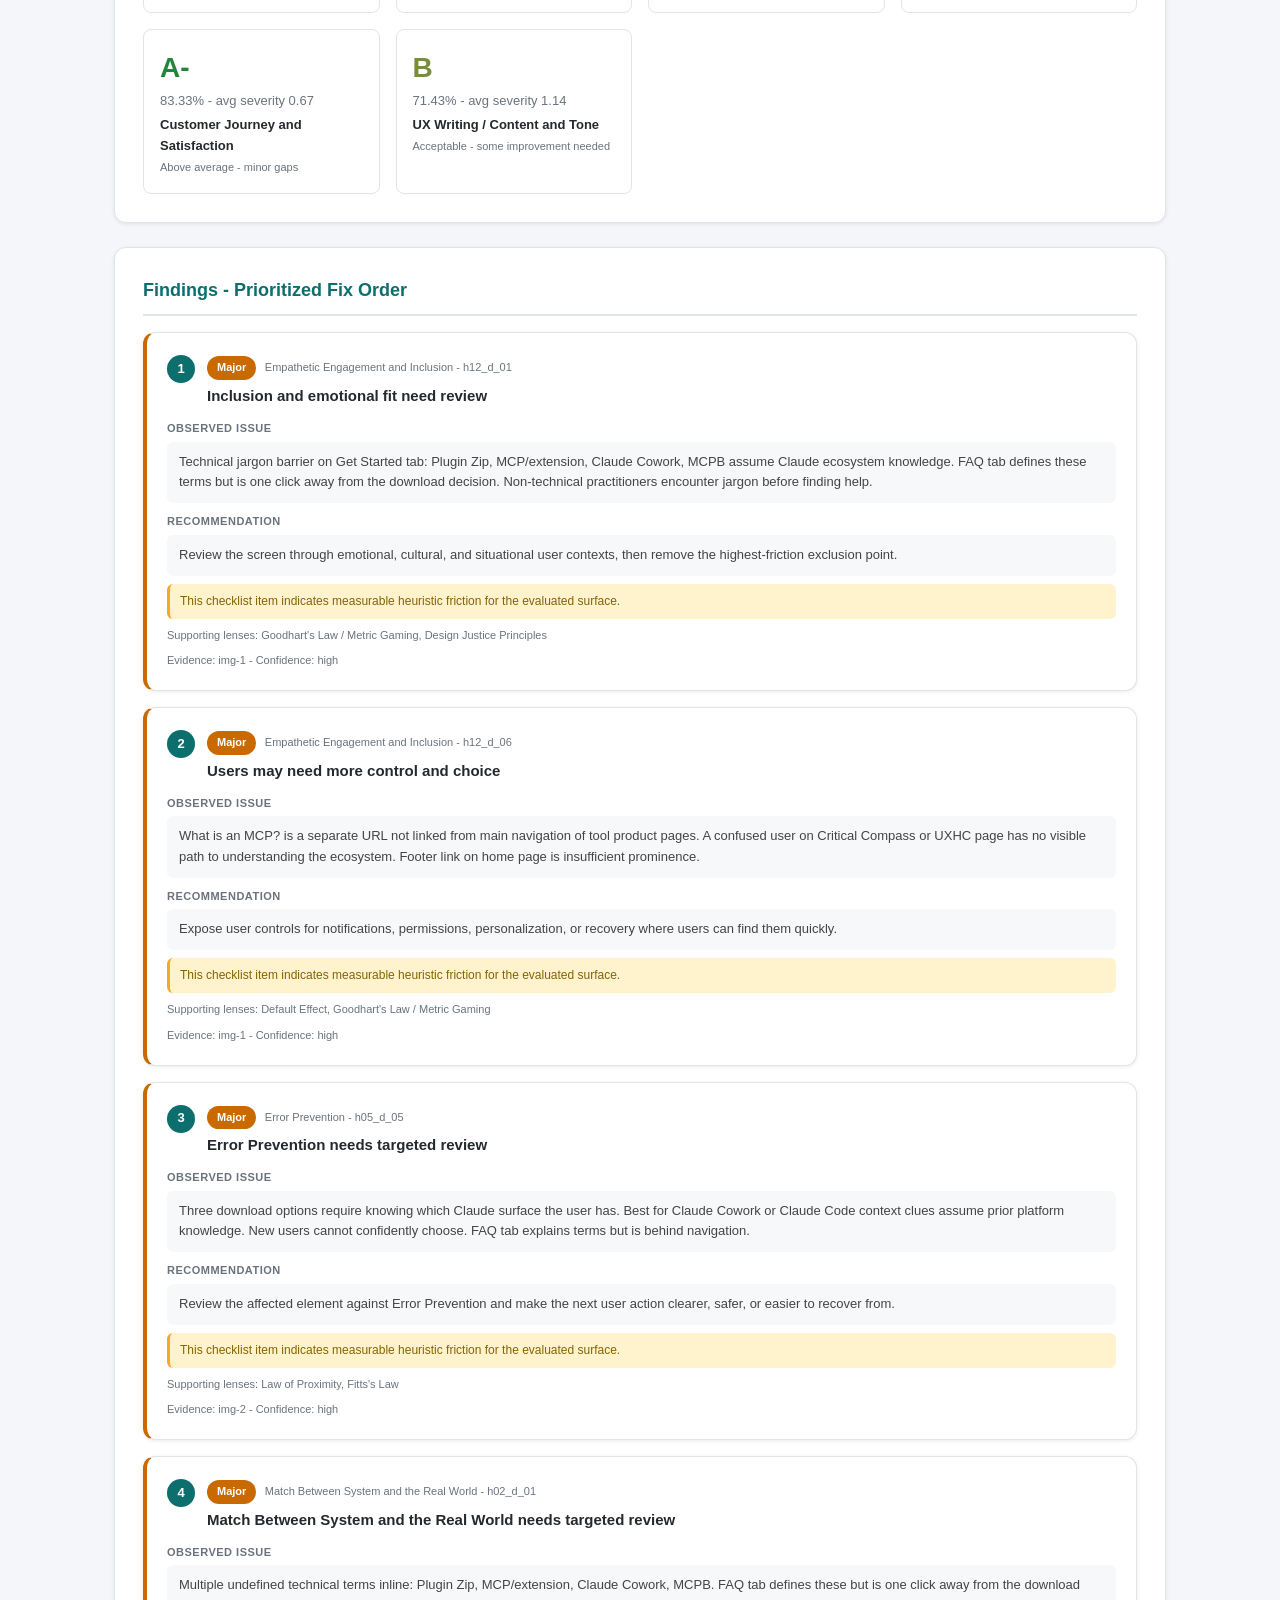
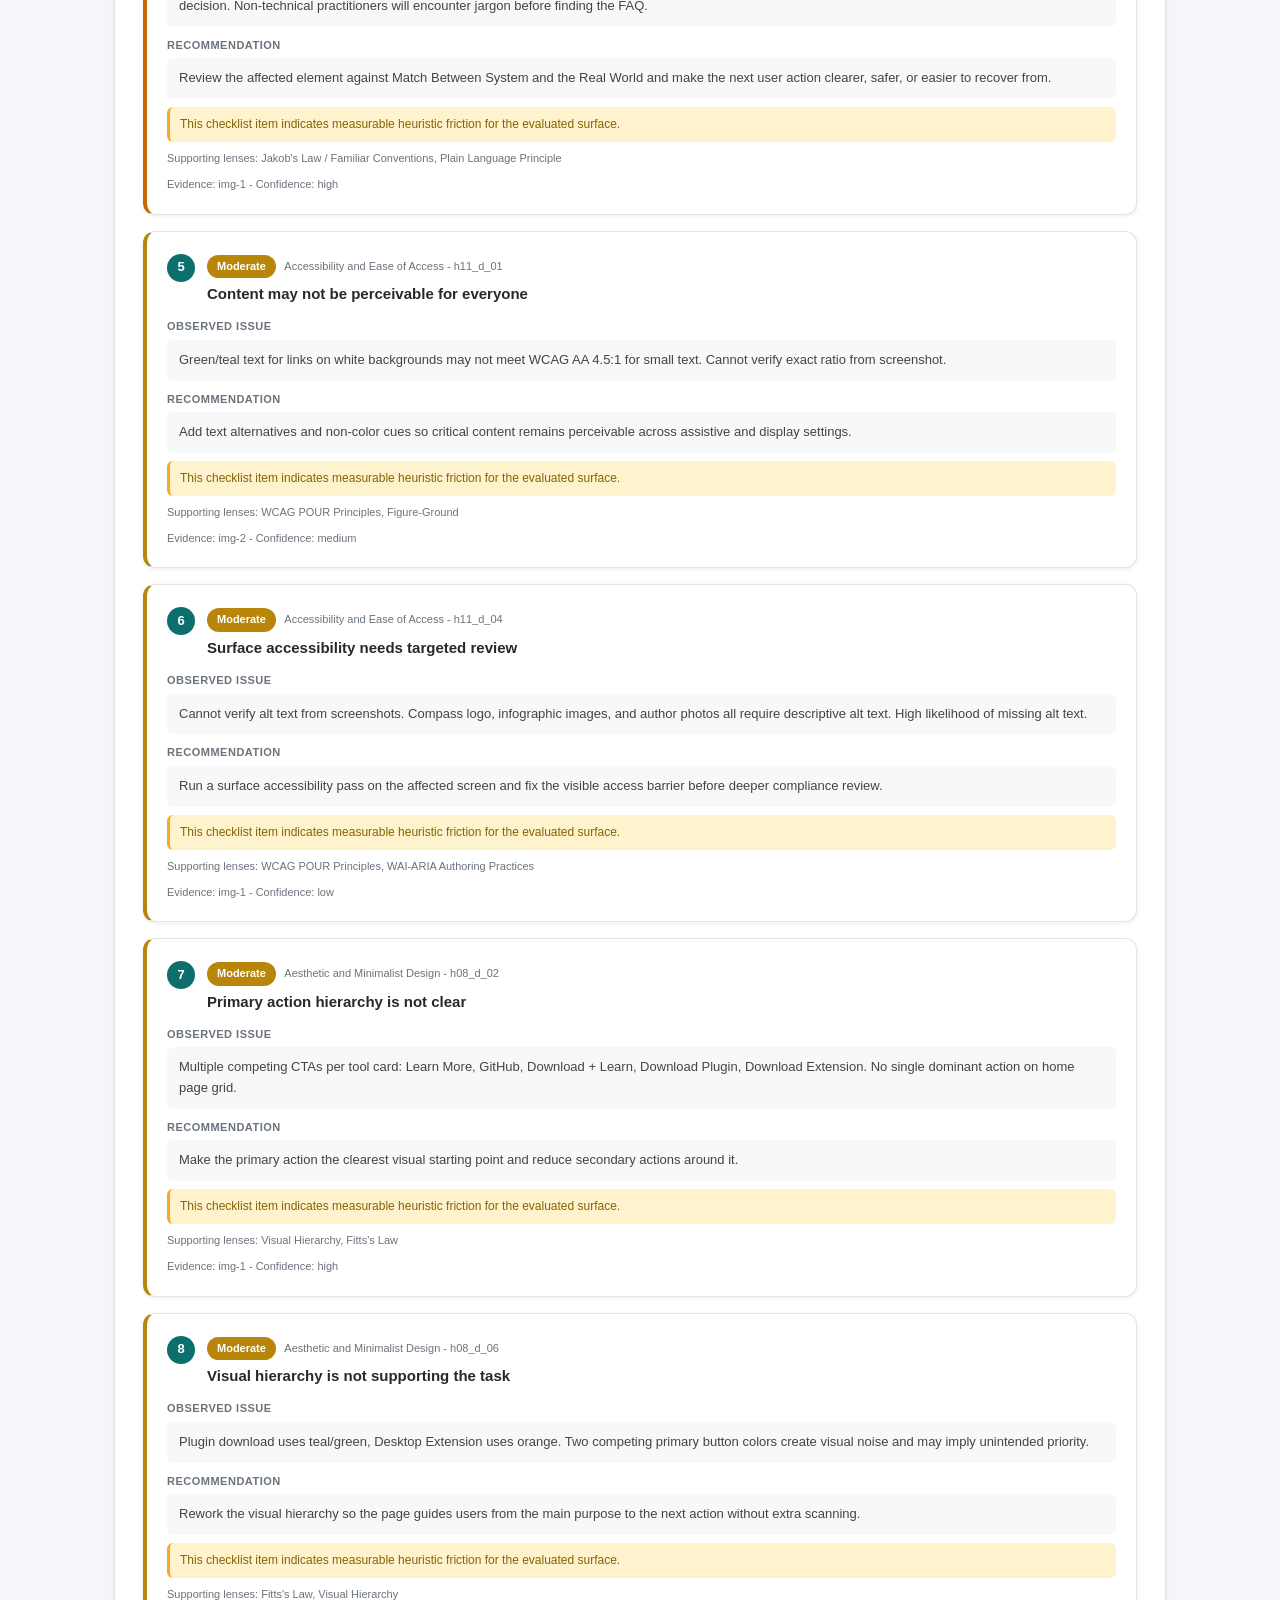
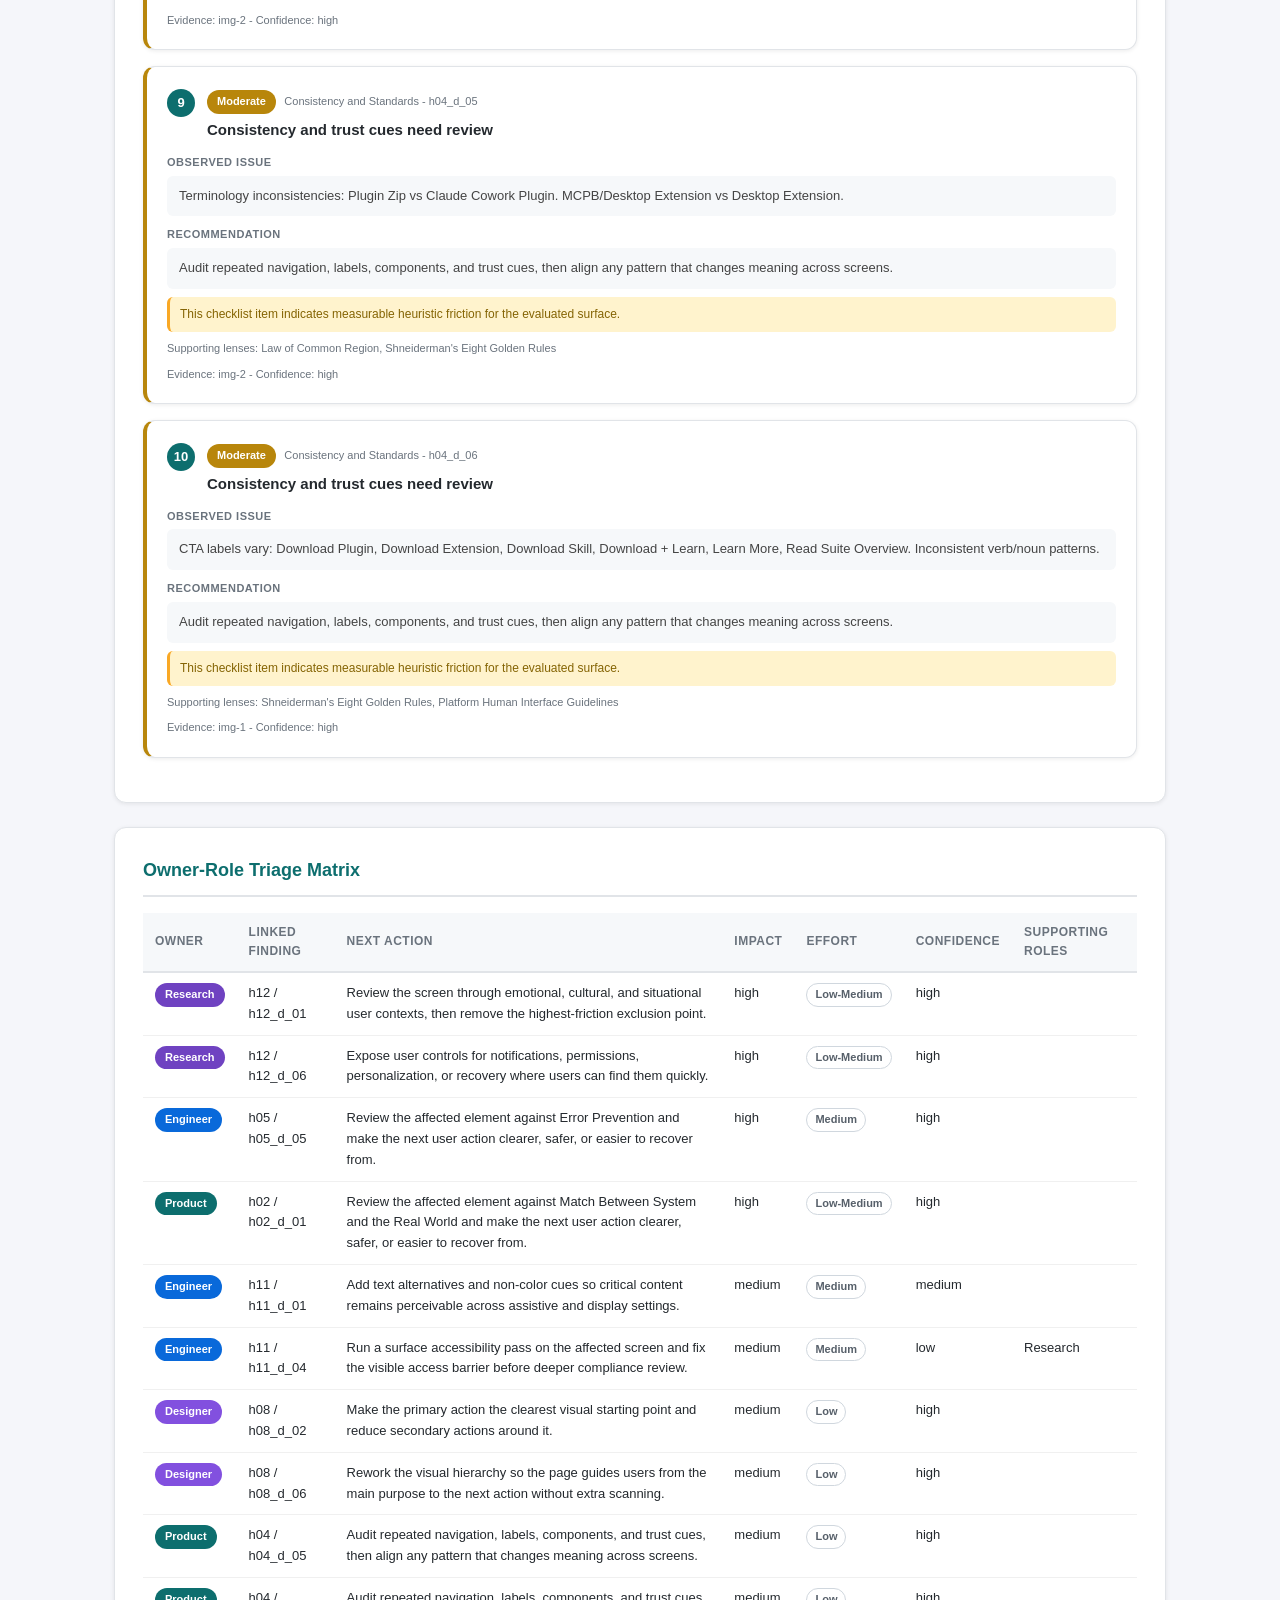
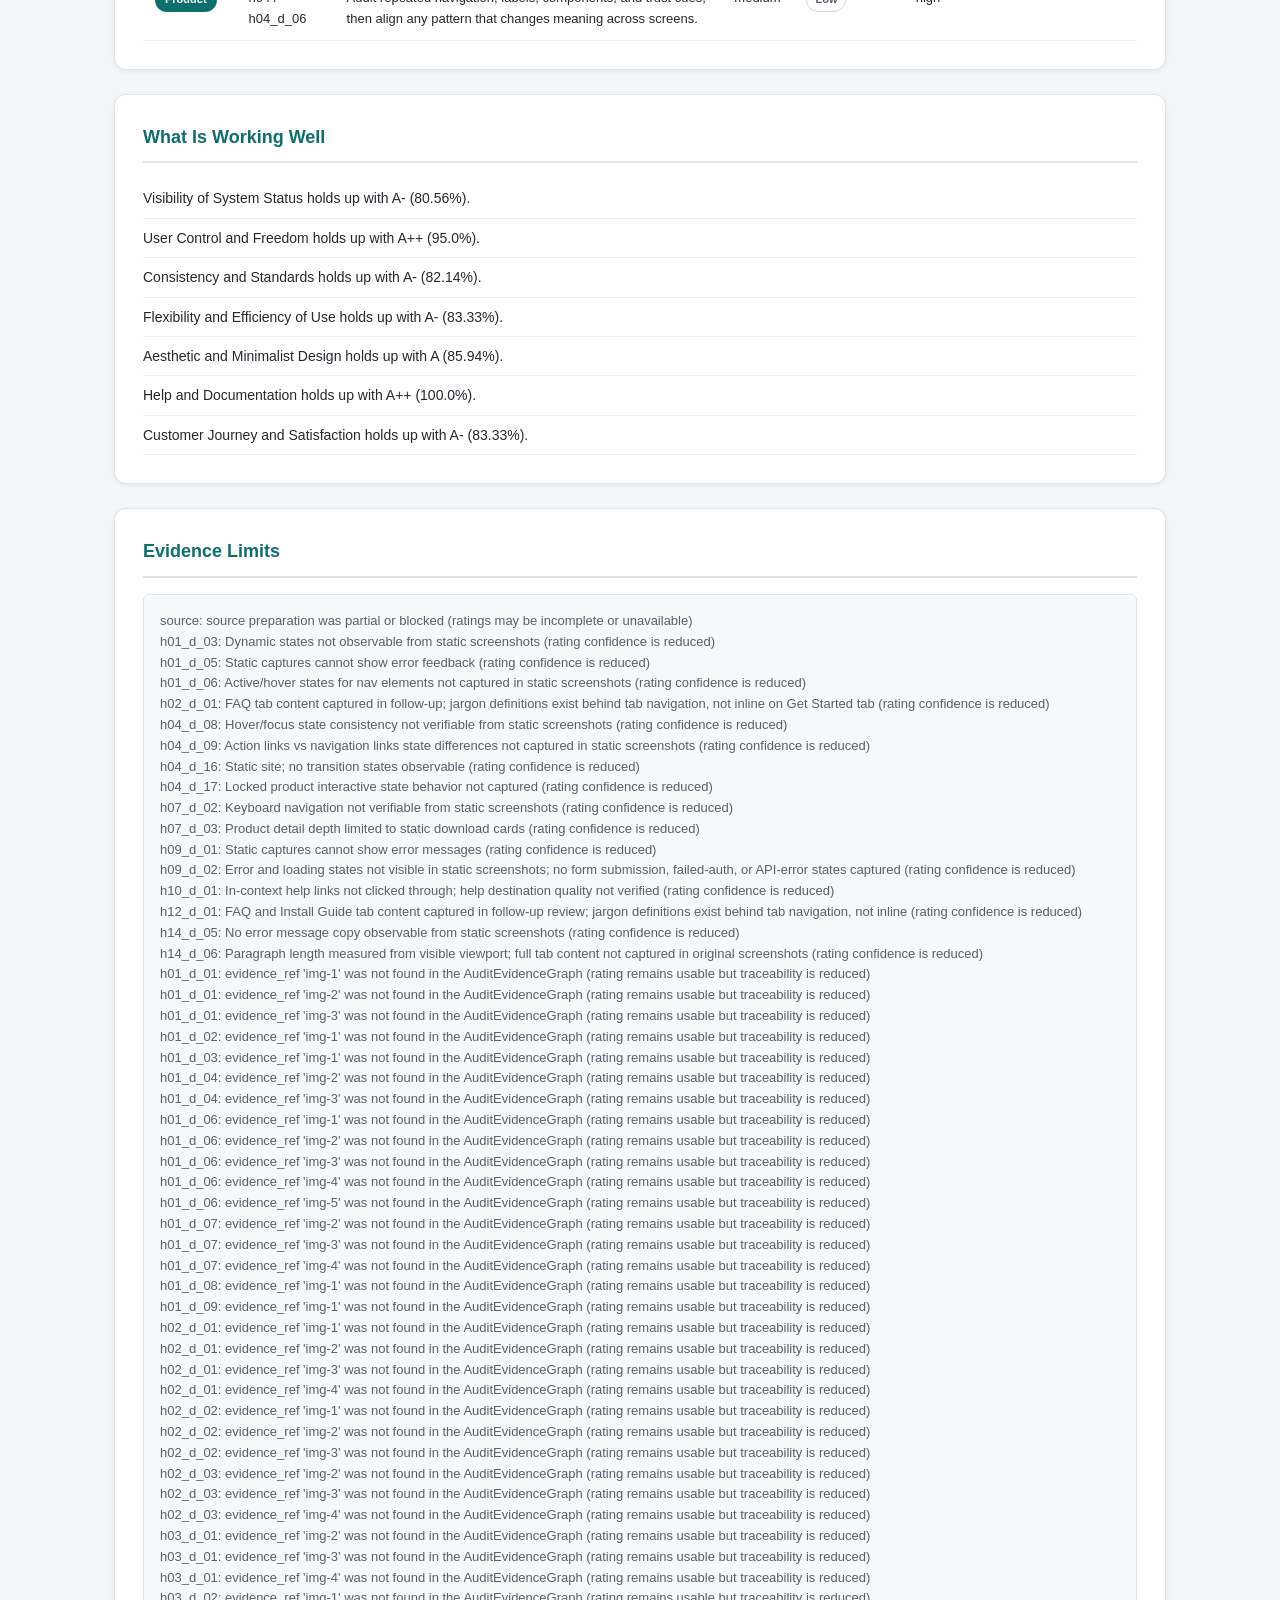
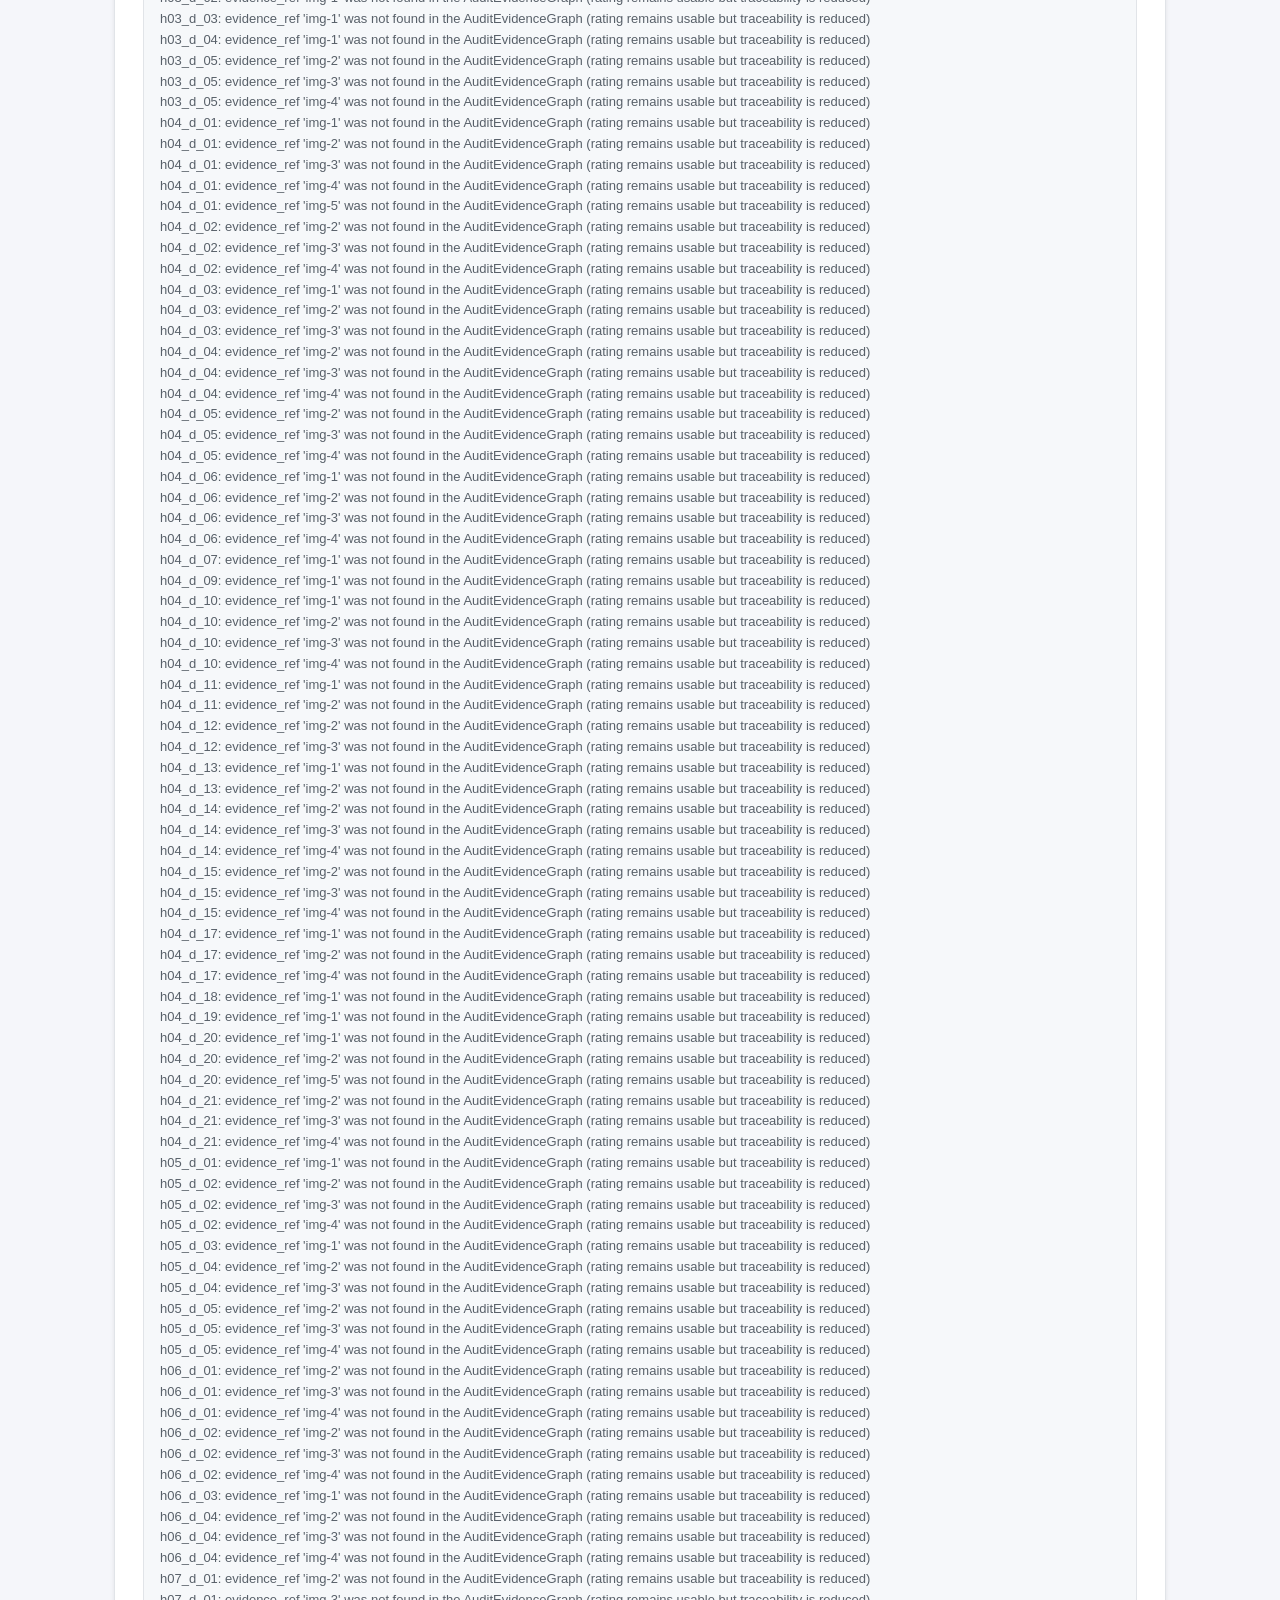
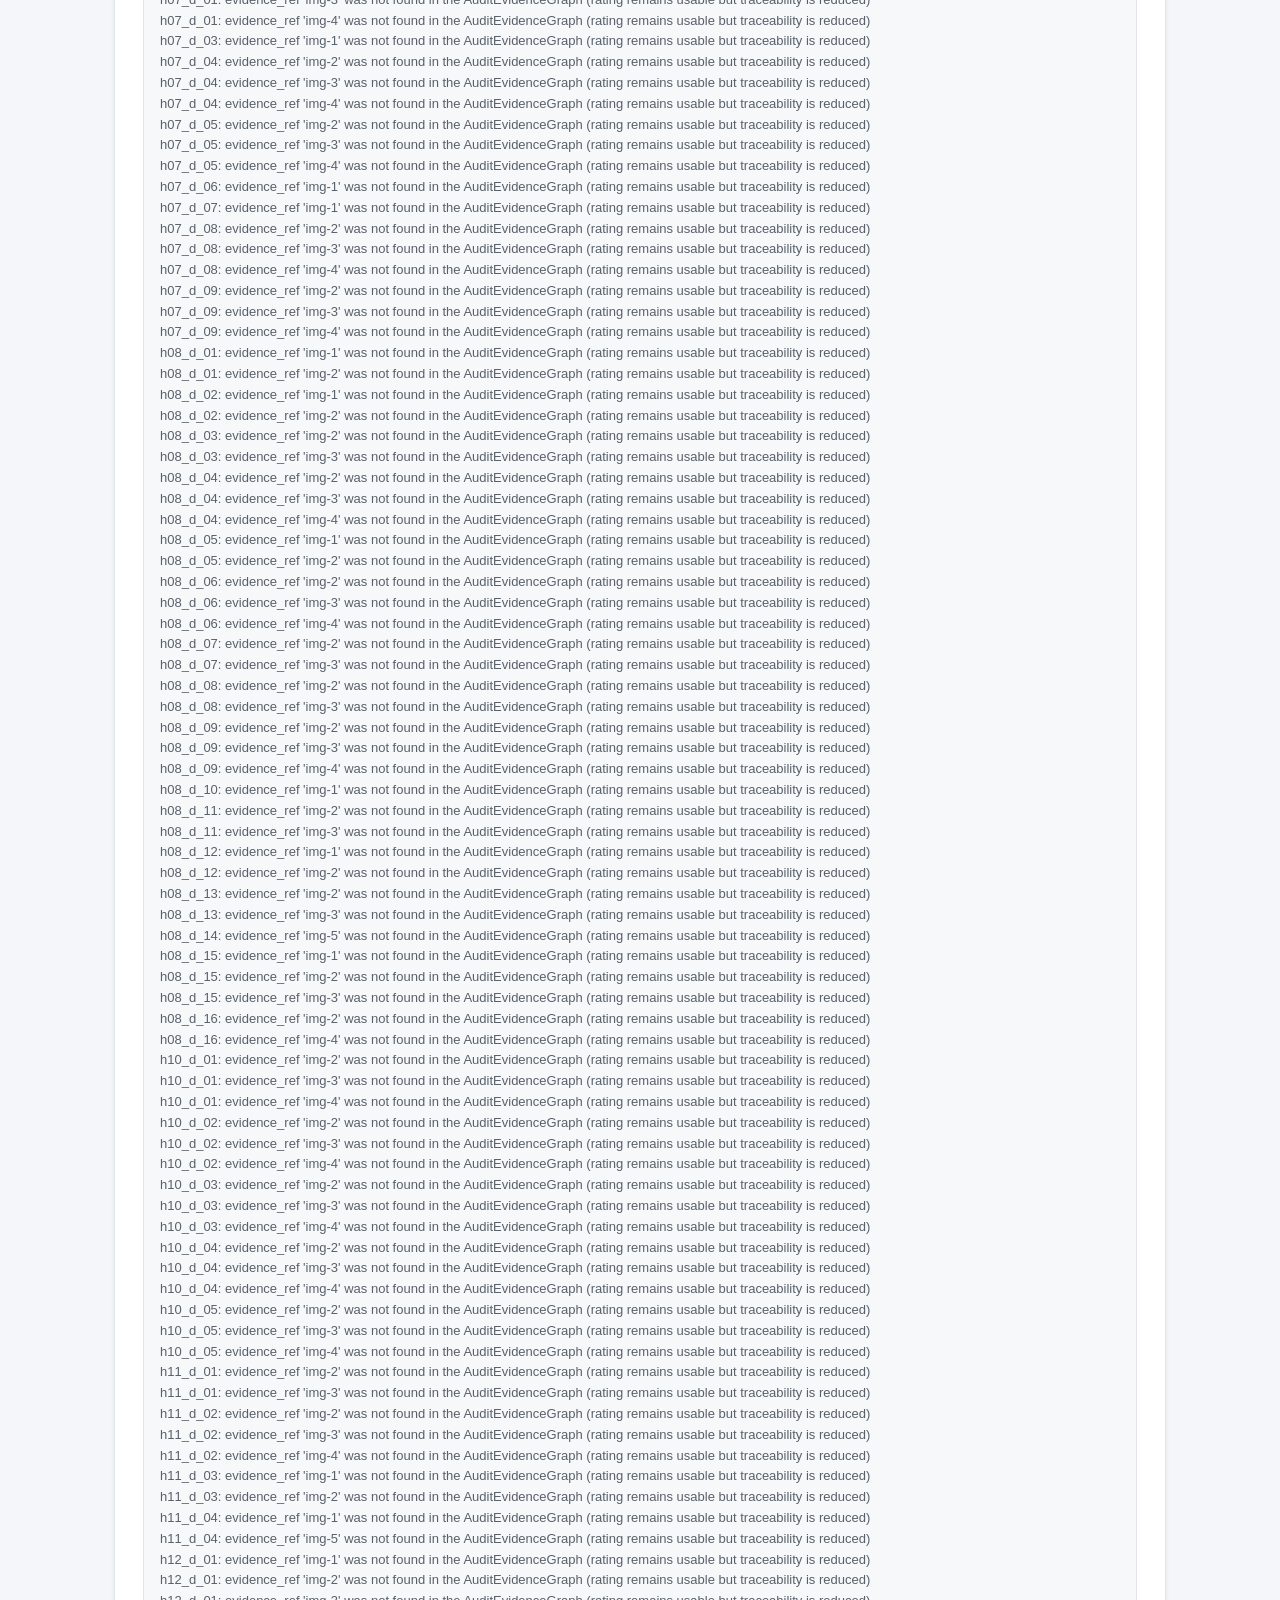
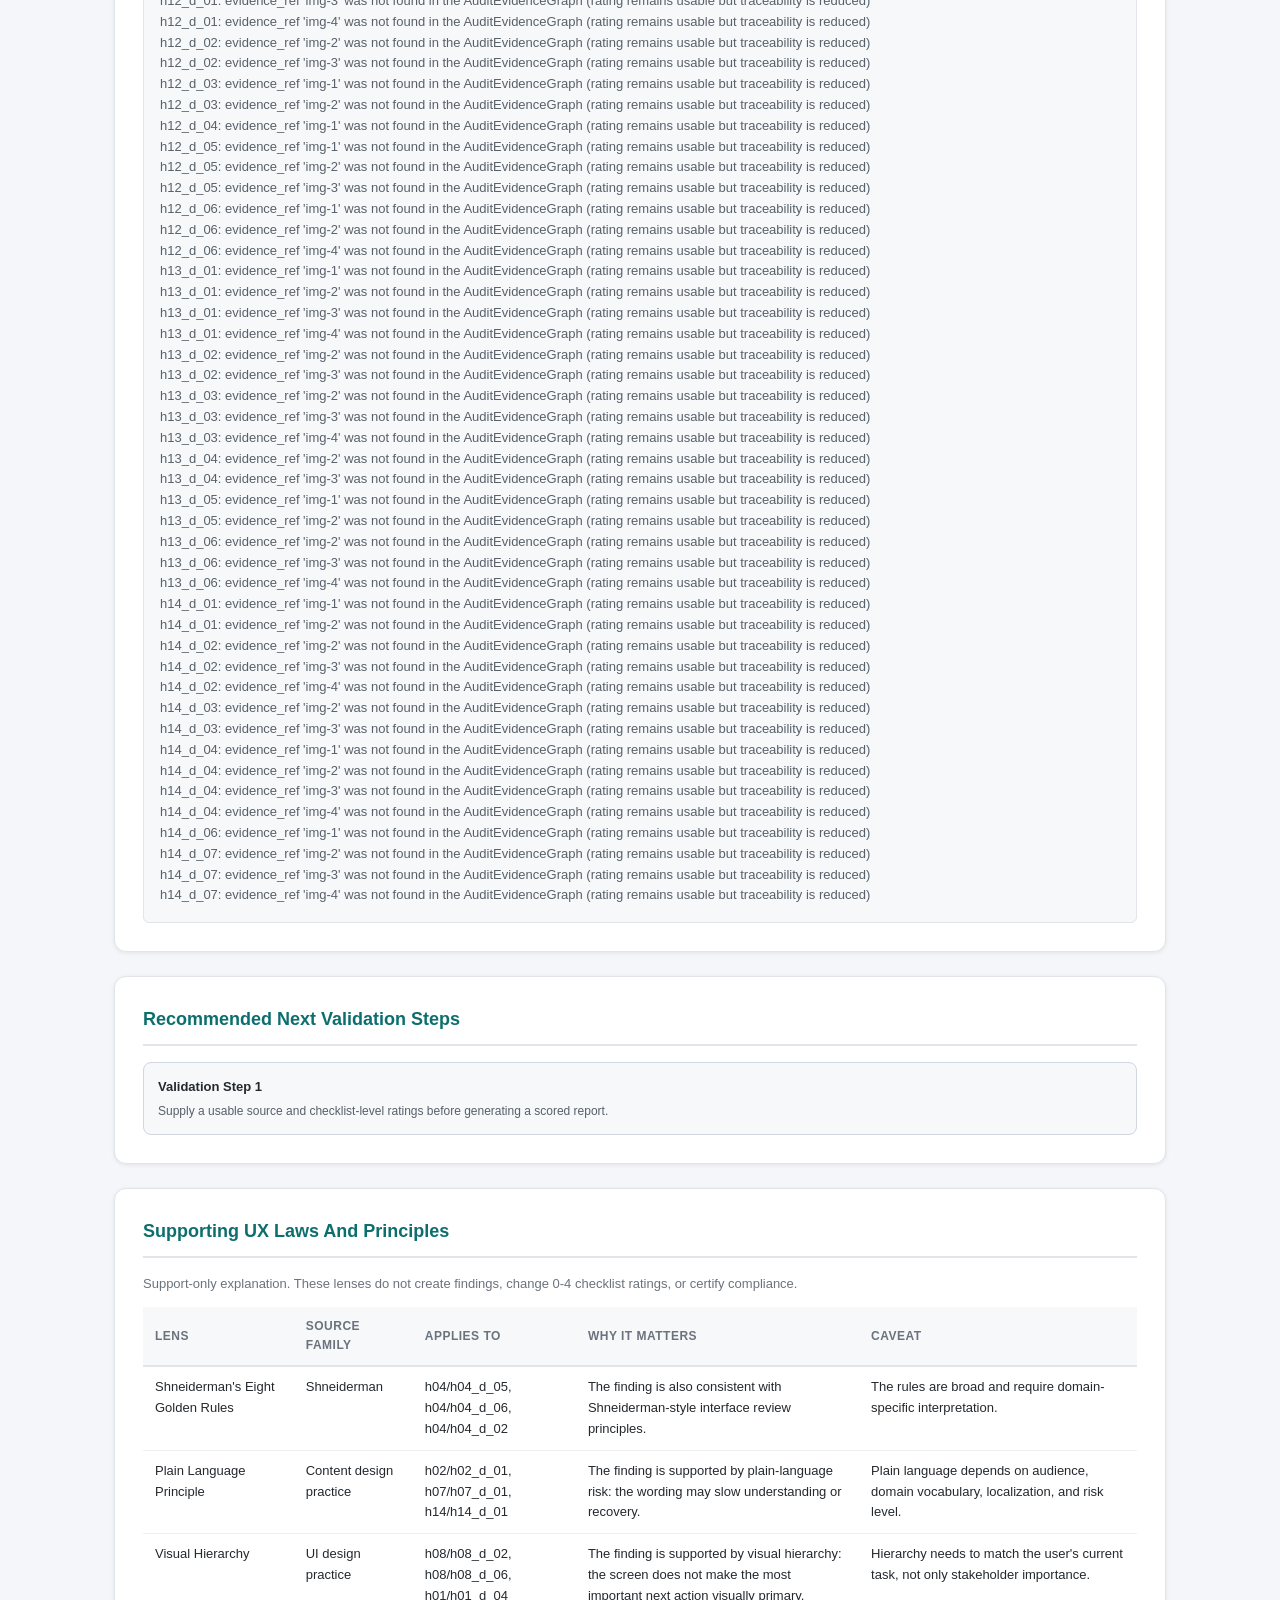
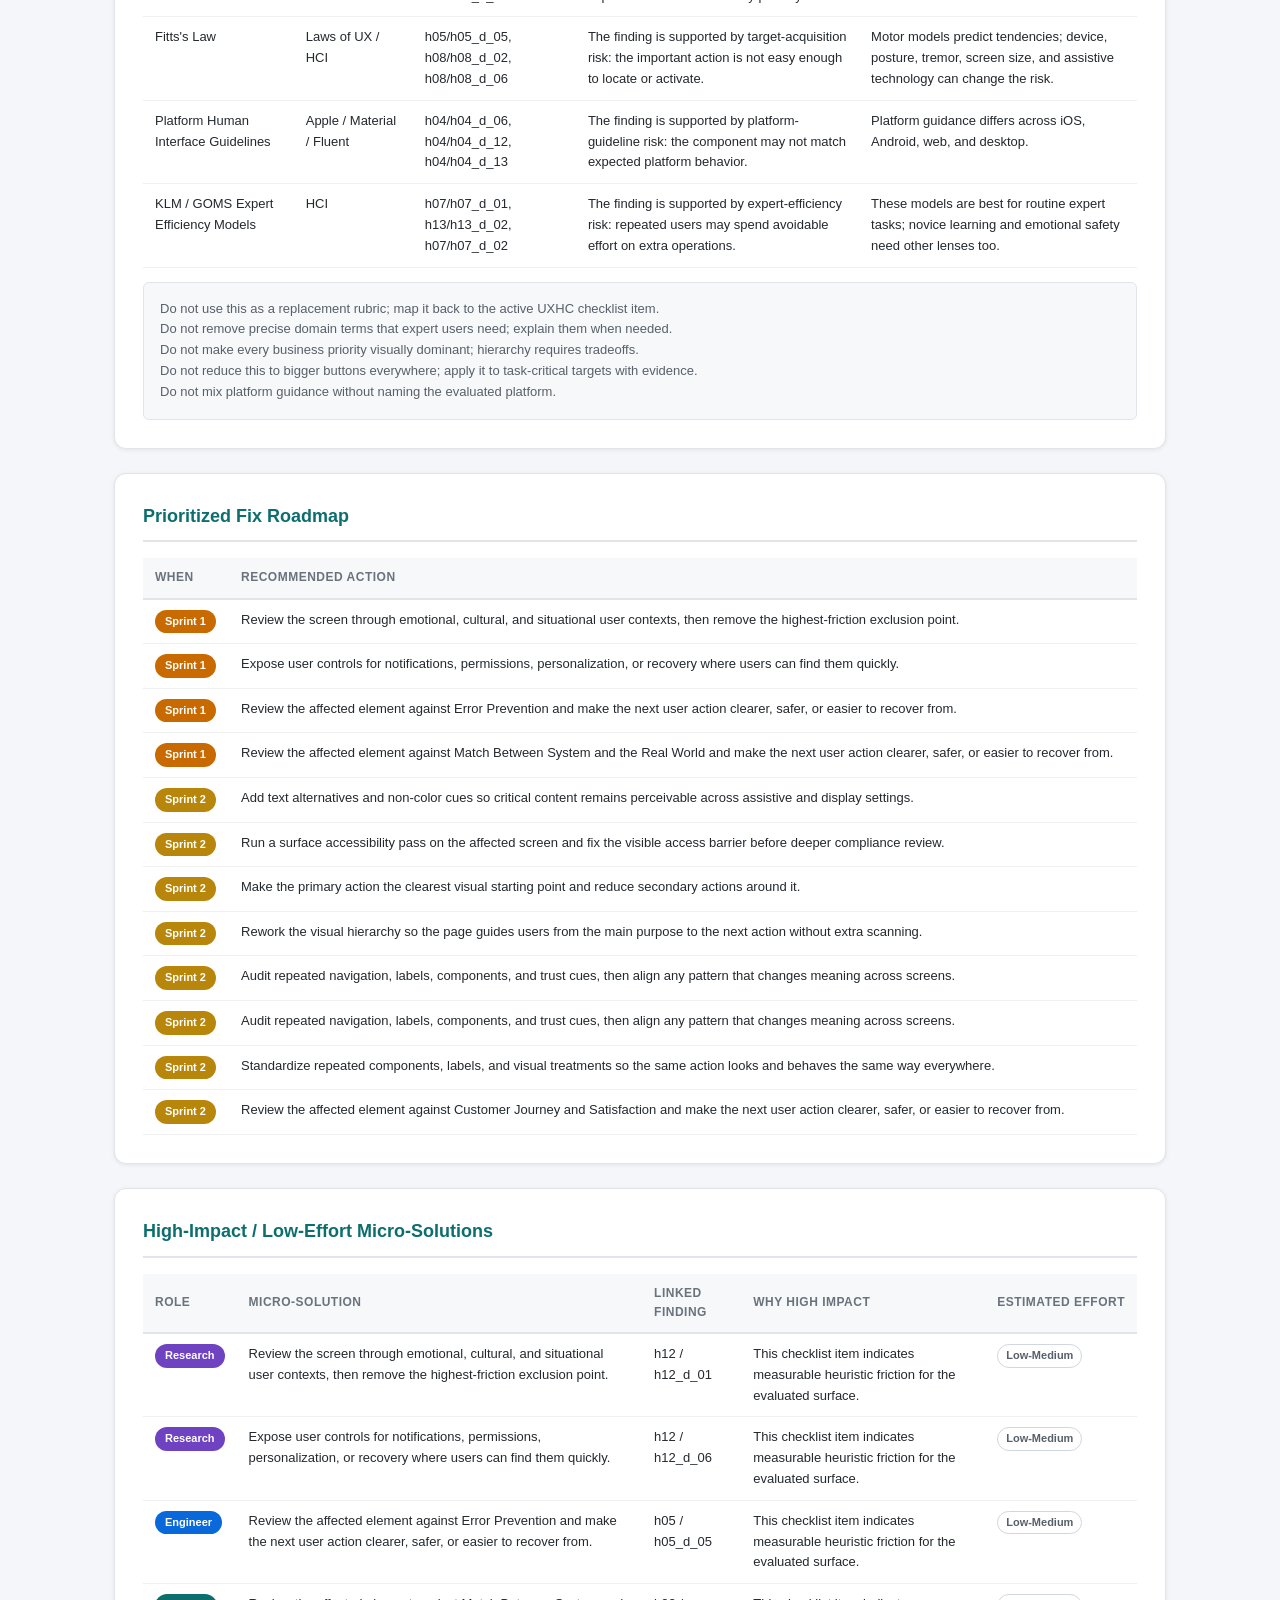
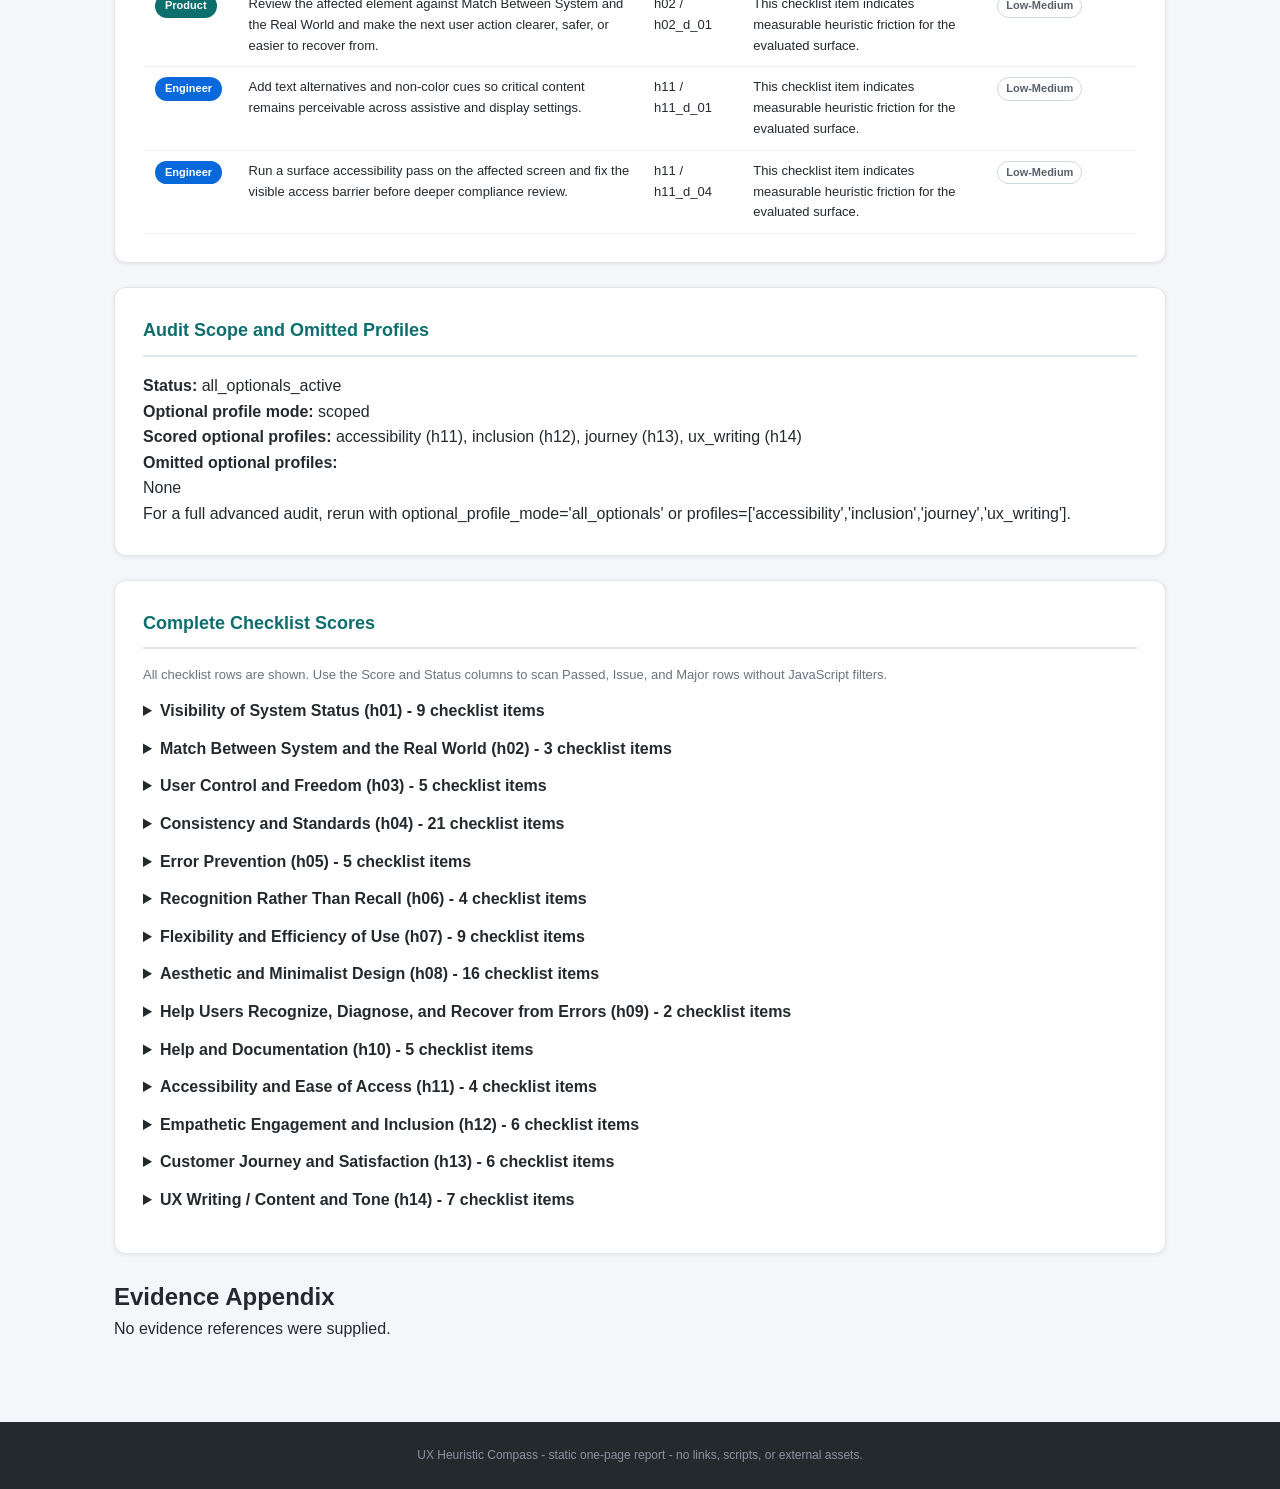
<file: examples/compass-suite-audit/claude-compass-suite-ux-audit.html>
<!doctype html>
<html lang="en">
<head>
  <script src="../../migration/forward.js"></script>
  <meta charset="utf-8">
  <meta name="viewport" content="width=device-width, initial-scale=1">
  <title>Compass Suite UX Audit — jonathankhobson.github.io</title>
  <style>
    * { box-sizing: border-box; margin: 0; padding: 0; }
    :root { color-scheme: light; --uxhc-green: #0d6e6e; --ink: #24292e; --muted: #6a737d; --line: #e1e4e8; --soft-line: #f0f0f0; --bg: #f5f6fa; --panel: #ffffff; --warning-bg: #fff8e1; --warning-line: #f9a825; --danger: #cb2431; --major: #c96a00; --medium: #b8860b; --success: #22863a; }
    body { font-family: -apple-system, BlinkMacSystemFont, "Segoe UI", Roboto, sans-serif; background: var(--bg); color: var(--ink); line-height: 1.6; }
    .header { background: var(--uxhc-green); color: #ffffff; padding: 40px 48px; }
    .header h1 { font-size: 28px; font-weight: 700; margin-bottom: 8px; }
    .header .meta { font-size: 14px; opacity: 0.86; margin-top: 4px; }
    .header .grade-badge { display: inline-block; background: rgba(255,255,255,0.18); border: 2px solid #ffffff; border-radius: 8px; padding: 8px 20px; font-size: 32px; font-weight: 800; margin-top: 16px; }
    .container { max-width: 1100px; margin: 0 auto; padding: 32px 24px; }
    .card, .plain-read, .overall-grade-card, .finding, .top-finding-alert, .scope-lock { background: var(--panel); border-radius: 12px; box-shadow: 0 1px 4px rgba(0,0,0,0.08); border: 1px solid var(--line); }
    .card, .scope-lock { padding: 28px; margin-bottom: 24px; }
    .card h2, .scope-lock h2 { font-size: 18px; font-weight: 700; margin-bottom: 16px; color: var(--uxhc-green); border-bottom: 2px solid var(--line); padding-bottom: 10px; }
    .mission-box { background: var(--warning-bg); border-left: 4px solid var(--warning-line); border-radius: 0 8px 8px 0; }
    .mission-box h2 { color: #6d4c00; border-bottom-color: var(--warning-line); }
    .mission-box p { color: #5d4037; font-size: 14px; }
    .overall-summary { display: flex; gap: 24px; align-items: flex-start; margin-bottom: 24px; flex-wrap: wrap; }
    .overall-grade-card { padding: 24px 32px; text-align: center; min-width: 160px; align-self: flex-start; }
    .overall-grade-card .big-grade { font-size: 64px; font-weight: 900; line-height: 1; }
    .overall-grade-card .pct { font-size: 20px; font-weight: 600; color: var(--muted); margin-top: 4px; }
    .overall-grade-card .descriptor { font-size: 13px; color: var(--muted); margin-top: 6px; max-width: 180px; }
    .plain-read { padding: 24px; flex: 1; min-width: 300px; }
    .label { font-size: 11px; font-weight: 700; text-transform: uppercase; letter-spacing: 1px; color: var(--muted); margin-bottom: 10px; }
    .plain-read p { font-size: 15px; color: var(--ink); line-height: 1.7; }
    .plain-read .before { font-size: 13px; color: #586069; margin-top: 12px; padding-top: 12px; border-top: 1px solid var(--line); font-style: italic; }
    .research-recommendation { background: #ffffff; border-radius: 12px; padding: 20px 24px; border: 1px solid #d0d7de; border-left: 4px solid var(--uxhc-green); margin-top: 16px; }
    .research-recommendation .label { color: var(--uxhc-green); }
    .research-recommendation p { font-size: 14px; }
    .top-finding-alert { background: linear-gradient(135deg, #fff0f0, #fff8f0); border: 2px solid var(--danger); padding: 24px; margin-bottom: 24px; }
    .top-finding-ok { background: #f6f8fa; border-color: var(--line); }
    .top-finding-alert .label { color: var(--danger); }
    .top-finding-alert h3 { font-size: 18px; font-weight: 700; margin-bottom: 8px; }
    .top-finding-alert p { font-size: 14px; color: #444; }
    .scorecard-grid { display: grid; grid-template-columns: repeat(auto-fill, minmax(220px, 1fr)); gap: 16px; }
    .score-item { border: 1px solid var(--line); border-radius: 8px; padding: 16px; }
    .score-item .grade { font-size: 28px; font-weight: 800; }
    .score-item .pct { font-size: 13px; color: var(--muted); }
    .score-item .name { font-size: 13px; font-weight: 600; margin-top: 4px; }
    .score-item .desc { font-size: 11px; color: var(--muted); margin-top: 2px; }
    .finding { padding: 20px; margin-bottom: 16px; border-left: 4px solid var(--medium); }
    .finding-header { display: flex; align-items: flex-start; gap: 12px; margin-bottom: 12px; }
    .rank { background: var(--uxhc-green); color: #ffffff; width: 28px; height: 28px; border-radius: 50%; display: flex; align-items: center; justify-content: center; font-weight: 700; font-size: 13px; flex-shrink: 0; margin-top: 2px; }
    .severity-badge, .sprint-badge, .role-badge { display: inline-block; border-radius: 12px; padding: 3px 10px; font-size: 11px; font-weight: 700; color: #ffffff; white-space: nowrap; }
    .heuristic-tag { font-size: 11px; color: var(--muted); margin-left: 4px; }
    .finding h3 { font-size: 15px; font-weight: 700; margin-top: 4px; }
    .section { margin-top: 10px; }
    .section-label { font-size: 11px; font-weight: 700; text-transform: uppercase; letter-spacing: 0.5px; color: var(--muted); margin-bottom: 4px; }
    .section-content { font-size: 13px; color: #444; background: #f6f8fa; padding: 10px 12px; border-radius: 6px; }
    .mission-note { font-size: 12px; color: #856404; background: #fff3cd; padding: 8px 10px; border-radius: 6px; margin-top: 8px; border-left: 3px solid var(--warning-line); }
    .evidence-line { margin-top: 8px; font-size: 11px; color: var(--muted); }
    .strengths-list { list-style: none; }
    .strengths-list li { padding: 8px 0; border-bottom: 1px solid var(--soft-line); font-size: 14px; }
    .evidence-box { background: #f6f8fa; border: 1px solid var(--line); border-radius: 6px; padding: 16px; font-size: 13px; color: #586069; }
    .support-lens-warnings { margin-top: 14px; }
    .validation-list { display: grid; grid-template-columns: repeat(auto-fit, minmax(240px, 1fr)); gap: 12px; }
    .validation-option { border: 1px solid #d0d7de; background: #f6f8fa; border-radius: 8px; padding: 14px; }
    .option-title { font-size: 13px; font-weight: 700; margin-bottom: 4px; }
    .option-copy { font-size: 12px; color: #57606a; line-height: 1.55; }
    table { width: 100%; border-collapse: collapse; margin-top: 12px; font-size: 13px; }
    th { text-align: left; padding: 10px 12px; background: #f6f8fa; font-size: 12px; font-weight: 700; text-transform: uppercase; letter-spacing: 0.5px; color: var(--muted); border-bottom: 2px solid var(--line); }
    td { padding: 10px 12px; border-bottom: 1px solid var(--soft-line); font-size: 13px; vertical-align: top; }
    details { margin: 12px 0; }
    summary { cursor: pointer; font-weight: 700; }
    .section-intro { color: var(--muted); font-size: 13px; }
    .score-pill { display: inline-block; min-width: 30px; text-align: center; border-radius: 999px; padding: 2px 8px; color: #ffffff; font-size: 11px; font-weight: 800; background: var(--muted); }
    .severity-4, .severity-3 { background: var(--danger); }
    .severity-2 { background: var(--medium); }
    .severity-1 { background: var(--success); }
    .severity-0 { background: var(--muted); }
    .role-engineer { background: #0969da; }
    .role-designer { background: #8250df; }
    .role-product { background: var(--uxhc-green); }
    .role-research { background: #6f42c1; }
    .micro-solution-table th:last-child, .micro-solution-table td:last-child { min-width: 118px; white-space: nowrap; }
    .effort-pill { display: inline-block; border: 1px solid #d0d7de; border-radius: 999px; padding: 2px 8px; font-size: 11px; font-weight: 700; color: #57606a; background: #ffffff; white-space: nowrap; }
    footer { background: var(--ink); color: #8b949e; text-align: center; padding: 24px; font-size: 12px; margin-top: 48px; }
    @media (max-width: 700px) { .header { padding: 32px 24px; } .container { padding: 24px 16px; } .scorecard-grid { grid-template-columns: 1fr; } .plain-read { min-width: 100%; } table { display: block; overflow-x: auto; } }
  </style>
</head>
<body>
  <noscript><p>Working Tools has a new home. <a href="https://working-tools.jkylehobson.chatgpt.site/ux-heuristic-compass/examples/compass-suite-audit/claude-compass-suite-ux-audit.html">Open this page on Working Tools</a>.</p></noscript>
  <header class="header">
    <h1>Compass Suite UX Audit — jonathankhobson.github.io</h1>
    <div class="meta">AI audit - Desktop - 0 source item(s) - 102 checklist items</div>
    <div class="meta">Generated: 2026-05-03 - UX Heuristic Compass report harness uxhc.report_design_system.v1</div>
    <div class="grade-badge">B+ - 78.01%</div>
  </header>
  <main class="container">
    
    <section class="mission-box card">
      <h2>Mission Context</h2>
      <p>Severity ratings reflect the supplied evidence, user goal, optional-profile scope, and any stated evidence limits. Support flows and activities should never outrank the checklist scorecard.</p>
    </section>
    
    
    <section class="overall-summary" aria-label="Overall audit summary">
      <div class="overall-grade-card">
        <div class="big-grade" style="color:#5a7f3e">B+</div>
        <div class="pct">78.01%</div>
        <div class="descriptor">Good - a few notable issues</div>
      </div>
      <div class="plain-read">
        <div class="label">Plain Language Read</div>
        <p>The biggest visible usability risk is inclusion and emotional fit need review. It affects Empathetic Engagement and Inclusion and should be fixed before broader polish.</p>
        <div class="research-recommendation">
          <div class="label">Next Research Recommendation</div>
          <p>Supply a usable source and checklist-level ratings before generating a scored report.</p>
        </div>
        <p class="before">Before using this interface, address Empathetic Engagement and Inclusion first: Review the screen through emotional, cultural, and situational user contexts, then remove the highest-friction exclusion point.</p>
      </div>
    </section>
    
    
    <section class="top-finding-alert">
      <div class="label">Major Finding - Immediate Attention</div>
      <h3>Inclusion and emotional fit need review</h3>
      <p>Technical jargon barrier on Get Started tab: Plugin Zip, MCP/extension, Claude Cowork, MCPB assume Claude ecosystem knowledge. FAQ tab defines these terms but is one click away from the download decision. Non-technical practitioners encounter jargon before finding help.</p>
    </section>
    
    
    <section class="card">
      <h2>Heuristic Scorecard - AI Audit, 14 Heuristics</h2>
      <div class="scorecard-grid">
            <article class="score-item">
              <div class="grade" style="color:#22863a">A-</div>
              <div class="pct">80.56% - avg severity 0.78</div>
              <div class="name">Visibility of System Status</div>
              <div class="desc">Above average - minor gaps</div>
            </article>
            
            <article class="score-item">
              <div class="grade" style="color:#c96a00">C</div>
              <div class="pct">58.33% - avg severity 1.67</div>
              <div class="name">Match Between System and the Real World</div>
              <div class="desc">Needs attention - failing in places</div>
            </article>
            
            <article class="score-item">
              <div class="grade" style="color:#22863a">A++</div>
              <div class="pct">95.0% - avg severity 0.2</div>
              <div class="name">User Control and Freedom</div>
              <div class="desc">Exceptional - industry benchmark</div>
            </article>
            
            <article class="score-item">
              <div class="grade" style="color:#22863a">A-</div>
              <div class="pct">82.14% - avg severity 0.71</div>
              <div class="name">Consistency and Standards</div>
              <div class="desc">Above average - minor gaps</div>
            </article>
            
            <article class="score-item">
              <div class="grade" style="color:#5a7f3e">B+</div>
              <div class="pct">75.0% - avg severity 1.0</div>
              <div class="name">Error Prevention</div>
              <div class="desc">Good - a few notable issues</div>
            </article>
            
            <article class="score-item">
              <div class="grade" style="color:#5a7f3e">B+</div>
              <div class="pct">75.0% - avg severity 1.0</div>
              <div class="name">Recognition Rather Than Recall</div>
              <div class="desc">Good - a few notable issues</div>
            </article>
            
            <article class="score-item">
              <div class="grade" style="color:#22863a">A-</div>
              <div class="pct">83.33% - avg severity 0.67</div>
              <div class="name">Flexibility and Efficiency of Use</div>
              <div class="desc">Above average - minor gaps</div>
            </article>
            
            <article class="score-item">
              <div class="grade" style="color:#22863a">A</div>
              <div class="pct">85.94% - avg severity 0.56</div>
              <div class="name">Aesthetic and Minimalist Design</div>
              <div class="desc">Strong - meets standard</div>
            </article>
            
            <article class="score-item">
              <div class="grade" style="color:#5a7f3e">B+</div>
              <div class="pct">75.0% - avg severity 1.0</div>
              <div class="name">Help Users Recognize, Diagnose, and Recover from Errors</div>
              <div class="desc">Good - a few notable issues</div>
            </article>
            
            <article class="score-item">
              <div class="grade" style="color:#22863a">A++</div>
              <div class="pct">100.0% - avg severity 0.0</div>
              <div class="name">Help and Documentation</div>
              <div class="desc">Exceptional - industry benchmark</div>
            </article>
            
            <article class="score-item">
              <div class="grade" style="color:#7a8c3e">B-</div>
              <div class="pct">68.75% - avg severity 1.25</div>
              <div class="name">Accessibility and Ease of Access</div>
              <div class="desc">Below average - multiple issues</div>
            </article>
            
            <article class="score-item">
              <div class="grade" style="color:#c96a00">C</div>
              <div class="pct">58.33% - avg severity 1.67</div>
              <div class="name">Empathetic Engagement and Inclusion</div>
              <div class="desc">Needs attention - failing in places</div>
            </article>
            
            <article class="score-item">
              <div class="grade" style="color:#22863a">A-</div>
              <div class="pct">83.33% - avg severity 0.67</div>
              <div class="name">Customer Journey and Satisfaction</div>
              <div class="desc">Above average - minor gaps</div>
            </article>
            
            <article class="score-item">
              <div class="grade" style="color:#7a8c3e">B</div>
              <div class="pct">71.43% - avg severity 1.14</div>
              <div class="name">UX Writing / Content and Tone</div>
              <div class="desc">Acceptable - some improvement needed</div>
            </article>
            </div>
    </section>
    
    
    <section class="card">
      <h2>Findings - Prioritized Fix Order</h2>
      
            <article class="finding" style="border-left-color:#c96a00">
              <div class="finding-header">
                <div class="rank">1</div>
                <div>
                  <div><span class="severity-badge" style="background:#c96a00">Major</span> <span class="heuristic-tag">Empathetic Engagement and Inclusion - h12_d_01</span></div>
                  <h3>Inclusion and emotional fit need review</h3>
                </div>
              </div>
              <div class="section"><div class="section-label">Observed Issue</div><div class="section-content">Technical jargon barrier on Get Started tab: Plugin Zip, MCP/extension, Claude Cowork, MCPB assume Claude ecosystem knowledge. FAQ tab defines these terms but is one click away from the download decision. Non-technical practitioners encounter jargon before finding help.</div></div>
              <div class="section"><div class="section-label">Recommendation</div><div class="section-content">Review the screen through emotional, cultural, and situational user contexts, then remove the highest-friction exclusion point.</div></div>
              <div class="mission-note">This checklist item indicates measurable heuristic friction for the evaluated surface.</div>
              <div class="evidence-line">Supporting lenses: Goodhart&#x27;s Law / Metric Gaming, Design Justice Principles</div>
              <div class="evidence-line">Evidence: img-1 - Confidence: high</div>
            </article>
            
            <article class="finding" style="border-left-color:#c96a00">
              <div class="finding-header">
                <div class="rank">2</div>
                <div>
                  <div><span class="severity-badge" style="background:#c96a00">Major</span> <span class="heuristic-tag">Empathetic Engagement and Inclusion - h12_d_06</span></div>
                  <h3>Users may need more control and choice</h3>
                </div>
              </div>
              <div class="section"><div class="section-label">Observed Issue</div><div class="section-content">What is an MCP? is a separate URL not linked from main navigation of tool product pages. A confused user on Critical Compass or UXHC page has no visible path to understanding the ecosystem. Footer link on home page is insufficient prominence.</div></div>
              <div class="section"><div class="section-label">Recommendation</div><div class="section-content">Expose user controls for notifications, permissions, personalization, or recovery where users can find them quickly.</div></div>
              <div class="mission-note">This checklist item indicates measurable heuristic friction for the evaluated surface.</div>
              <div class="evidence-line">Supporting lenses: Default Effect, Goodhart&#x27;s Law / Metric Gaming</div>
              <div class="evidence-line">Evidence: img-1 - Confidence: high</div>
            </article>
            
            <article class="finding" style="border-left-color:#c96a00">
              <div class="finding-header">
                <div class="rank">3</div>
                <div>
                  <div><span class="severity-badge" style="background:#c96a00">Major</span> <span class="heuristic-tag">Error Prevention - h05_d_05</span></div>
                  <h3>Error Prevention needs targeted review</h3>
                </div>
              </div>
              <div class="section"><div class="section-label">Observed Issue</div><div class="section-content">Three download options require knowing which Claude surface the user has. Best for Claude Cowork or Claude Code context clues assume prior platform knowledge. New users cannot confidently choose. FAQ tab explains terms but is behind navigation.</div></div>
              <div class="section"><div class="section-label">Recommendation</div><div class="section-content">Review the affected element against Error Prevention and make the next user action clearer, safer, or easier to recover from.</div></div>
              <div class="mission-note">This checklist item indicates measurable heuristic friction for the evaluated surface.</div>
              <div class="evidence-line">Supporting lenses: Law of Proximity, Fitts&#x27;s Law</div>
              <div class="evidence-line">Evidence: img-2 - Confidence: high</div>
            </article>
            
            <article class="finding" style="border-left-color:#c96a00">
              <div class="finding-header">
                <div class="rank">4</div>
                <div>
                  <div><span class="severity-badge" style="background:#c96a00">Major</span> <span class="heuristic-tag">Match Between System and the Real World - h02_d_01</span></div>
                  <h3>Match Between System and the Real World needs targeted review</h3>
                </div>
              </div>
              <div class="section"><div class="section-label">Observed Issue</div><div class="section-content">Multiple undefined technical terms inline: Plugin Zip, MCP/extension, Claude Cowork, MCPB. FAQ tab defines these but is one click away from the download decision. Non-technical practitioners will encounter jargon before finding the FAQ.</div></div>
              <div class="section"><div class="section-label">Recommendation</div><div class="section-content">Review the affected element against Match Between System and the Real World and make the next user action clearer, safer, or easier to recover from.</div></div>
              <div class="mission-note">This checklist item indicates measurable heuristic friction for the evaluated surface.</div>
              <div class="evidence-line">Supporting lenses: Jakob&#x27;s Law / Familiar Conventions, Plain Language Principle</div>
              <div class="evidence-line">Evidence: img-1 - Confidence: high</div>
            </article>
            
            <article class="finding" style="border-left-color:#b8860b">
              <div class="finding-header">
                <div class="rank">5</div>
                <div>
                  <div><span class="severity-badge" style="background:#b8860b">Moderate</span> <span class="heuristic-tag">Accessibility and Ease of Access - h11_d_01</span></div>
                  <h3>Content may not be perceivable for everyone</h3>
                </div>
              </div>
              <div class="section"><div class="section-label">Observed Issue</div><div class="section-content">Green/teal text for links on white backgrounds may not meet WCAG AA 4.5:1 for small text. Cannot verify exact ratio from screenshot.</div></div>
              <div class="section"><div class="section-label">Recommendation</div><div class="section-content">Add text alternatives and non-color cues so critical content remains perceivable across assistive and display settings.</div></div>
              <div class="mission-note">This checklist item indicates measurable heuristic friction for the evaluated surface.</div>
              <div class="evidence-line">Supporting lenses: WCAG POUR Principles, Figure-Ground</div>
              <div class="evidence-line">Evidence: img-2 - Confidence: medium</div>
            </article>
            
            <article class="finding" style="border-left-color:#b8860b">
              <div class="finding-header">
                <div class="rank">6</div>
                <div>
                  <div><span class="severity-badge" style="background:#b8860b">Moderate</span> <span class="heuristic-tag">Accessibility and Ease of Access - h11_d_04</span></div>
                  <h3>Surface accessibility needs targeted review</h3>
                </div>
              </div>
              <div class="section"><div class="section-label">Observed Issue</div><div class="section-content">Cannot verify alt text from screenshots. Compass logo, infographic images, and author photos all require descriptive alt text. High likelihood of missing alt text.</div></div>
              <div class="section"><div class="section-label">Recommendation</div><div class="section-content">Run a surface accessibility pass on the affected screen and fix the visible access barrier before deeper compliance review.</div></div>
              <div class="mission-note">This checklist item indicates measurable heuristic friction for the evaluated surface.</div>
              <div class="evidence-line">Supporting lenses: WCAG POUR Principles, WAI-ARIA Authoring Practices</div>
              <div class="evidence-line">Evidence: img-1 - Confidence: low</div>
            </article>
            
            <article class="finding" style="border-left-color:#b8860b">
              <div class="finding-header">
                <div class="rank">7</div>
                <div>
                  <div><span class="severity-badge" style="background:#b8860b">Moderate</span> <span class="heuristic-tag">Aesthetic and Minimalist Design - h08_d_02</span></div>
                  <h3>Primary action hierarchy is not clear</h3>
                </div>
              </div>
              <div class="section"><div class="section-label">Observed Issue</div><div class="section-content">Multiple competing CTAs per tool card: Learn More, GitHub, Download + Learn, Download Plugin, Download Extension. No single dominant action on home page grid.</div></div>
              <div class="section"><div class="section-label">Recommendation</div><div class="section-content">Make the primary action the clearest visual starting point and reduce secondary actions around it.</div></div>
              <div class="mission-note">This checklist item indicates measurable heuristic friction for the evaluated surface.</div>
              <div class="evidence-line">Supporting lenses: Visual Hierarchy, Fitts&#x27;s Law</div>
              <div class="evidence-line">Evidence: img-1 - Confidence: high</div>
            </article>
            
            <article class="finding" style="border-left-color:#b8860b">
              <div class="finding-header">
                <div class="rank">8</div>
                <div>
                  <div><span class="severity-badge" style="background:#b8860b">Moderate</span> <span class="heuristic-tag">Aesthetic and Minimalist Design - h08_d_06</span></div>
                  <h3>Visual hierarchy is not supporting the task</h3>
                </div>
              </div>
              <div class="section"><div class="section-label">Observed Issue</div><div class="section-content">Plugin download uses teal/green, Desktop Extension uses orange. Two competing primary button colors create visual noise and may imply unintended priority.</div></div>
              <div class="section"><div class="section-label">Recommendation</div><div class="section-content">Rework the visual hierarchy so the page guides users from the main purpose to the next action without extra scanning.</div></div>
              <div class="mission-note">This checklist item indicates measurable heuristic friction for the evaluated surface.</div>
              <div class="evidence-line">Supporting lenses: Fitts&#x27;s Law, Visual Hierarchy</div>
              <div class="evidence-line">Evidence: img-2 - Confidence: high</div>
            </article>
            
            <article class="finding" style="border-left-color:#b8860b">
              <div class="finding-header">
                <div class="rank">9</div>
                <div>
                  <div><span class="severity-badge" style="background:#b8860b">Moderate</span> <span class="heuristic-tag">Consistency and Standards - h04_d_05</span></div>
                  <h3>Consistency and trust cues need review</h3>
                </div>
              </div>
              <div class="section"><div class="section-label">Observed Issue</div><div class="section-content">Terminology inconsistencies: Plugin Zip vs Claude Cowork Plugin. MCPB/Desktop Extension vs Desktop Extension.</div></div>
              <div class="section"><div class="section-label">Recommendation</div><div class="section-content">Audit repeated navigation, labels, components, and trust cues, then align any pattern that changes meaning across screens.</div></div>
              <div class="mission-note">This checklist item indicates measurable heuristic friction for the evaluated surface.</div>
              <div class="evidence-line">Supporting lenses: Law of Common Region, Shneiderman&#x27;s Eight Golden Rules</div>
              <div class="evidence-line">Evidence: img-2 - Confidence: high</div>
            </article>
            
            <article class="finding" style="border-left-color:#b8860b">
              <div class="finding-header">
                <div class="rank">10</div>
                <div>
                  <div><span class="severity-badge" style="background:#b8860b">Moderate</span> <span class="heuristic-tag">Consistency and Standards - h04_d_06</span></div>
                  <h3>Consistency and trust cues need review</h3>
                </div>
              </div>
              <div class="section"><div class="section-label">Observed Issue</div><div class="section-content">CTA labels vary: Download Plugin, Download Extension, Download Skill, Download + Learn, Learn More, Read Suite Overview. Inconsistent verb/noun patterns.</div></div>
              <div class="section"><div class="section-label">Recommendation</div><div class="section-content">Audit repeated navigation, labels, components, and trust cues, then align any pattern that changes meaning across screens.</div></div>
              <div class="mission-note">This checklist item indicates measurable heuristic friction for the evaluated surface.</div>
              <div class="evidence-line">Supporting lenses: Shneiderman&#x27;s Eight Golden Rules, Platform Human Interface Guidelines</div>
              <div class="evidence-line">Evidence: img-1 - Confidence: high</div>
            </article>
            
    </section>
    
    
    <section class="card">
      <h2>Owner-Role Triage Matrix</h2>
      
        <table class="owner-triage-table">
          <thead><tr><th>Owner</th><th>Linked finding</th><th>Next action</th><th>Impact</th><th>Effort</th><th>Confidence</th><th>Supporting roles</th></tr></thead>
          <tbody>
                <tr>
                  <td><span class="role-badge role-research">Research</span></td>
                  <td>h12 / h12_d_01</td>
                  <td>Review the screen through emotional, cultural, and situational user contexts, then remove the highest-friction exclusion point.</td>
                  <td>high</td>
                  <td><span class="effort-pill">Low-Medium</span></td>
                  <td>high</td>
                  <td></td>
                </tr>
                
                <tr>
                  <td><span class="role-badge role-research">Research</span></td>
                  <td>h12 / h12_d_06</td>
                  <td>Expose user controls for notifications, permissions, personalization, or recovery where users can find them quickly.</td>
                  <td>high</td>
                  <td><span class="effort-pill">Low-Medium</span></td>
                  <td>high</td>
                  <td></td>
                </tr>
                
                <tr>
                  <td><span class="role-badge role-engineer">Engineer</span></td>
                  <td>h05 / h05_d_05</td>
                  <td>Review the affected element against Error Prevention and make the next user action clearer, safer, or easier to recover from.</td>
                  <td>high</td>
                  <td><span class="effort-pill">Medium</span></td>
                  <td>high</td>
                  <td></td>
                </tr>
                
                <tr>
                  <td><span class="role-badge role-product">Product</span></td>
                  <td>h02 / h02_d_01</td>
                  <td>Review the affected element against Match Between System and the Real World and make the next user action clearer, safer, or easier to recover from.</td>
                  <td>high</td>
                  <td><span class="effort-pill">Low-Medium</span></td>
                  <td>high</td>
                  <td></td>
                </tr>
                
                <tr>
                  <td><span class="role-badge role-engineer">Engineer</span></td>
                  <td>h11 / h11_d_01</td>
                  <td>Add text alternatives and non-color cues so critical content remains perceivable across assistive and display settings.</td>
                  <td>medium</td>
                  <td><span class="effort-pill">Medium</span></td>
                  <td>medium</td>
                  <td></td>
                </tr>
                
                <tr>
                  <td><span class="role-badge role-engineer">Engineer</span></td>
                  <td>h11 / h11_d_04</td>
                  <td>Run a surface accessibility pass on the affected screen and fix the visible access barrier before deeper compliance review.</td>
                  <td>medium</td>
                  <td><span class="effort-pill">Medium</span></td>
                  <td>low</td>
                  <td>Research</td>
                </tr>
                
                <tr>
                  <td><span class="role-badge role-designer">Designer</span></td>
                  <td>h08 / h08_d_02</td>
                  <td>Make the primary action the clearest visual starting point and reduce secondary actions around it.</td>
                  <td>medium</td>
                  <td><span class="effort-pill">Low</span></td>
                  <td>high</td>
                  <td></td>
                </tr>
                
                <tr>
                  <td><span class="role-badge role-designer">Designer</span></td>
                  <td>h08 / h08_d_06</td>
                  <td>Rework the visual hierarchy so the page guides users from the main purpose to the next action without extra scanning.</td>
                  <td>medium</td>
                  <td><span class="effort-pill">Low</span></td>
                  <td>high</td>
                  <td></td>
                </tr>
                
                <tr>
                  <td><span class="role-badge role-product">Product</span></td>
                  <td>h04 / h04_d_05</td>
                  <td>Audit repeated navigation, labels, components, and trust cues, then align any pattern that changes meaning across screens.</td>
                  <td>medium</td>
                  <td><span class="effort-pill">Low</span></td>
                  <td>high</td>
                  <td></td>
                </tr>
                
                <tr>
                  <td><span class="role-badge role-product">Product</span></td>
                  <td>h04 / h04_d_06</td>
                  <td>Audit repeated navigation, labels, components, and trust cues, then align any pattern that changes meaning across screens.</td>
                  <td>medium</td>
                  <td><span class="effort-pill">Low</span></td>
                  <td>high</td>
                  <td></td>
                </tr>
                </tbody>
        </table>
        
    </section>
    
    
    <section class="card">
      <h2>What Is Working Well</h2>
      <ul class="strengths-list"><li>Visibility of System Status holds up with A- (80.56%).</li><li>User Control and Freedom holds up with A++ (95.0%).</li><li>Consistency and Standards holds up with A- (82.14%).</li><li>Flexibility and Efficiency of Use holds up with A- (83.33%).</li><li>Aesthetic and Minimalist Design holds up with A (85.94%).</li><li>Help and Documentation holds up with A++ (100.0%).</li><li>Customer Journey and Satisfaction holds up with A- (83.33%).</li></ul>
    </section>
    
    
    <section class="card">
      <h2>Evidence Limits</h2>
      <div class="evidence-box"><p>source: source preparation was partial or blocked (ratings may be incomplete or unavailable)</p><p>h01_d_03: Dynamic states not observable from static screenshots (rating confidence is reduced)</p><p>h01_d_05: Static captures cannot show error feedback (rating confidence is reduced)</p><p>h01_d_06: Active/hover states for nav elements not captured in static screenshots (rating confidence is reduced)</p><p>h02_d_01: FAQ tab content captured in follow-up; jargon definitions exist behind tab navigation, not inline on Get Started tab (rating confidence is reduced)</p><p>h04_d_08: Hover/focus state consistency not verifiable from static screenshots (rating confidence is reduced)</p><p>h04_d_09: Action links vs navigation links state differences not captured in static screenshots (rating confidence is reduced)</p><p>h04_d_16: Static site; no transition states observable (rating confidence is reduced)</p><p>h04_d_17: Locked product interactive state behavior not captured (rating confidence is reduced)</p><p>h07_d_02: Keyboard navigation not verifiable from static screenshots (rating confidence is reduced)</p><p>h07_d_03: Product detail depth limited to static download cards (rating confidence is reduced)</p><p>h09_d_01: Static captures cannot show error messages (rating confidence is reduced)</p><p>h09_d_02: Error and loading states not visible in static screenshots; no form submission, failed-auth, or API-error states captured (rating confidence is reduced)</p><p>h10_d_01: In-context help links not clicked through; help destination quality not verified (rating confidence is reduced)</p><p>h12_d_01: FAQ and Install Guide tab content captured in follow-up review; jargon definitions exist behind tab navigation, not inline (rating confidence is reduced)</p><p>h14_d_05: No error message copy observable from static screenshots (rating confidence is reduced)</p><p>h14_d_06: Paragraph length measured from visible viewport; full tab content not captured in original screenshots (rating confidence is reduced)</p><p>h01_d_01: evidence_ref &#x27;img-1&#x27; was not found in the AuditEvidenceGraph (rating remains usable but traceability is reduced)</p><p>h01_d_01: evidence_ref &#x27;img-2&#x27; was not found in the AuditEvidenceGraph (rating remains usable but traceability is reduced)</p><p>h01_d_01: evidence_ref &#x27;img-3&#x27; was not found in the AuditEvidenceGraph (rating remains usable but traceability is reduced)</p><p>h01_d_02: evidence_ref &#x27;img-1&#x27; was not found in the AuditEvidenceGraph (rating remains usable but traceability is reduced)</p><p>h01_d_03: evidence_ref &#x27;img-1&#x27; was not found in the AuditEvidenceGraph (rating remains usable but traceability is reduced)</p><p>h01_d_04: evidence_ref &#x27;img-2&#x27; was not found in the AuditEvidenceGraph (rating remains usable but traceability is reduced)</p><p>h01_d_04: evidence_ref &#x27;img-3&#x27; was not found in the AuditEvidenceGraph (rating remains usable but traceability is reduced)</p><p>h01_d_06: evidence_ref &#x27;img-1&#x27; was not found in the AuditEvidenceGraph (rating remains usable but traceability is reduced)</p><p>h01_d_06: evidence_ref &#x27;img-2&#x27; was not found in the AuditEvidenceGraph (rating remains usable but traceability is reduced)</p><p>h01_d_06: evidence_ref &#x27;img-3&#x27; was not found in the AuditEvidenceGraph (rating remains usable but traceability is reduced)</p><p>h01_d_06: evidence_ref &#x27;img-4&#x27; was not found in the AuditEvidenceGraph (rating remains usable but traceability is reduced)</p><p>h01_d_06: evidence_ref &#x27;img-5&#x27; was not found in the AuditEvidenceGraph (rating remains usable but traceability is reduced)</p><p>h01_d_07: evidence_ref &#x27;img-2&#x27; was not found in the AuditEvidenceGraph (rating remains usable but traceability is reduced)</p><p>h01_d_07: evidence_ref &#x27;img-3&#x27; was not found in the AuditEvidenceGraph (rating remains usable but traceability is reduced)</p><p>h01_d_07: evidence_ref &#x27;img-4&#x27; was not found in the AuditEvidenceGraph (rating remains usable but traceability is reduced)</p><p>h01_d_08: evidence_ref &#x27;img-1&#x27; was not found in the AuditEvidenceGraph (rating remains usable but traceability is reduced)</p><p>h01_d_09: evidence_ref &#x27;img-1&#x27; was not found in the AuditEvidenceGraph (rating remains usable but traceability is reduced)</p><p>h02_d_01: evidence_ref &#x27;img-1&#x27; was not found in the AuditEvidenceGraph (rating remains usable but traceability is reduced)</p><p>h02_d_01: evidence_ref &#x27;img-2&#x27; was not found in the AuditEvidenceGraph (rating remains usable but traceability is reduced)</p><p>h02_d_01: evidence_ref &#x27;img-3&#x27; was not found in the AuditEvidenceGraph (rating remains usable but traceability is reduced)</p><p>h02_d_01: evidence_ref &#x27;img-4&#x27; was not found in the AuditEvidenceGraph (rating remains usable but traceability is reduced)</p><p>h02_d_02: evidence_ref &#x27;img-1&#x27; was not found in the AuditEvidenceGraph (rating remains usable but traceability is reduced)</p><p>h02_d_02: evidence_ref &#x27;img-2&#x27; was not found in the AuditEvidenceGraph (rating remains usable but traceability is reduced)</p><p>h02_d_02: evidence_ref &#x27;img-3&#x27; was not found in the AuditEvidenceGraph (rating remains usable but traceability is reduced)</p><p>h02_d_03: evidence_ref &#x27;img-2&#x27; was not found in the AuditEvidenceGraph (rating remains usable but traceability is reduced)</p><p>h02_d_03: evidence_ref &#x27;img-3&#x27; was not found in the AuditEvidenceGraph (rating remains usable but traceability is reduced)</p><p>h02_d_03: evidence_ref &#x27;img-4&#x27; was not found in the AuditEvidenceGraph (rating remains usable but traceability is reduced)</p><p>h03_d_01: evidence_ref &#x27;img-2&#x27; was not found in the AuditEvidenceGraph (rating remains usable but traceability is reduced)</p><p>h03_d_01: evidence_ref &#x27;img-3&#x27; was not found in the AuditEvidenceGraph (rating remains usable but traceability is reduced)</p><p>h03_d_01: evidence_ref &#x27;img-4&#x27; was not found in the AuditEvidenceGraph (rating remains usable but traceability is reduced)</p><p>h03_d_02: evidence_ref &#x27;img-1&#x27; was not found in the AuditEvidenceGraph (rating remains usable but traceability is reduced)</p><p>h03_d_03: evidence_ref &#x27;img-1&#x27; was not found in the AuditEvidenceGraph (rating remains usable but traceability is reduced)</p><p>h03_d_04: evidence_ref &#x27;img-1&#x27; was not found in the AuditEvidenceGraph (rating remains usable but traceability is reduced)</p><p>h03_d_05: evidence_ref &#x27;img-2&#x27; was not found in the AuditEvidenceGraph (rating remains usable but traceability is reduced)</p><p>h03_d_05: evidence_ref &#x27;img-3&#x27; was not found in the AuditEvidenceGraph (rating remains usable but traceability is reduced)</p><p>h03_d_05: evidence_ref &#x27;img-4&#x27; was not found in the AuditEvidenceGraph (rating remains usable but traceability is reduced)</p><p>h04_d_01: evidence_ref &#x27;img-1&#x27; was not found in the AuditEvidenceGraph (rating remains usable but traceability is reduced)</p><p>h04_d_01: evidence_ref &#x27;img-2&#x27; was not found in the AuditEvidenceGraph (rating remains usable but traceability is reduced)</p><p>h04_d_01: evidence_ref &#x27;img-3&#x27; was not found in the AuditEvidenceGraph (rating remains usable but traceability is reduced)</p><p>h04_d_01: evidence_ref &#x27;img-4&#x27; was not found in the AuditEvidenceGraph (rating remains usable but traceability is reduced)</p><p>h04_d_01: evidence_ref &#x27;img-5&#x27; was not found in the AuditEvidenceGraph (rating remains usable but traceability is reduced)</p><p>h04_d_02: evidence_ref &#x27;img-2&#x27; was not found in the AuditEvidenceGraph (rating remains usable but traceability is reduced)</p><p>h04_d_02: evidence_ref &#x27;img-3&#x27; was not found in the AuditEvidenceGraph (rating remains usable but traceability is reduced)</p><p>h04_d_02: evidence_ref &#x27;img-4&#x27; was not found in the AuditEvidenceGraph (rating remains usable but traceability is reduced)</p><p>h04_d_03: evidence_ref &#x27;img-1&#x27; was not found in the AuditEvidenceGraph (rating remains usable but traceability is reduced)</p><p>h04_d_03: evidence_ref &#x27;img-2&#x27; was not found in the AuditEvidenceGraph (rating remains usable but traceability is reduced)</p><p>h04_d_03: evidence_ref &#x27;img-3&#x27; was not found in the AuditEvidenceGraph (rating remains usable but traceability is reduced)</p><p>h04_d_04: evidence_ref &#x27;img-2&#x27; was not found in the AuditEvidenceGraph (rating remains usable but traceability is reduced)</p><p>h04_d_04: evidence_ref &#x27;img-3&#x27; was not found in the AuditEvidenceGraph (rating remains usable but traceability is reduced)</p><p>h04_d_04: evidence_ref &#x27;img-4&#x27; was not found in the AuditEvidenceGraph (rating remains usable but traceability is reduced)</p><p>h04_d_05: evidence_ref &#x27;img-2&#x27; was not found in the AuditEvidenceGraph (rating remains usable but traceability is reduced)</p><p>h04_d_05: evidence_ref &#x27;img-3&#x27; was not found in the AuditEvidenceGraph (rating remains usable but traceability is reduced)</p><p>h04_d_05: evidence_ref &#x27;img-4&#x27; was not found in the AuditEvidenceGraph (rating remains usable but traceability is reduced)</p><p>h04_d_06: evidence_ref &#x27;img-1&#x27; was not found in the AuditEvidenceGraph (rating remains usable but traceability is reduced)</p><p>h04_d_06: evidence_ref &#x27;img-2&#x27; was not found in the AuditEvidenceGraph (rating remains usable but traceability is reduced)</p><p>h04_d_06: evidence_ref &#x27;img-3&#x27; was not found in the AuditEvidenceGraph (rating remains usable but traceability is reduced)</p><p>h04_d_06: evidence_ref &#x27;img-4&#x27; was not found in the AuditEvidenceGraph (rating remains usable but traceability is reduced)</p><p>h04_d_07: evidence_ref &#x27;img-1&#x27; was not found in the AuditEvidenceGraph (rating remains usable but traceability is reduced)</p><p>h04_d_09: evidence_ref &#x27;img-1&#x27; was not found in the AuditEvidenceGraph (rating remains usable but traceability is reduced)</p><p>h04_d_10: evidence_ref &#x27;img-1&#x27; was not found in the AuditEvidenceGraph (rating remains usable but traceability is reduced)</p><p>h04_d_10: evidence_ref &#x27;img-2&#x27; was not found in the AuditEvidenceGraph (rating remains usable but traceability is reduced)</p><p>h04_d_10: evidence_ref &#x27;img-3&#x27; was not found in the AuditEvidenceGraph (rating remains usable but traceability is reduced)</p><p>h04_d_10: evidence_ref &#x27;img-4&#x27; was not found in the AuditEvidenceGraph (rating remains usable but traceability is reduced)</p><p>h04_d_11: evidence_ref &#x27;img-1&#x27; was not found in the AuditEvidenceGraph (rating remains usable but traceability is reduced)</p><p>h04_d_11: evidence_ref &#x27;img-2&#x27; was not found in the AuditEvidenceGraph (rating remains usable but traceability is reduced)</p><p>h04_d_12: evidence_ref &#x27;img-2&#x27; was not found in the AuditEvidenceGraph (rating remains usable but traceability is reduced)</p><p>h04_d_12: evidence_ref &#x27;img-3&#x27; was not found in the AuditEvidenceGraph (rating remains usable but traceability is reduced)</p><p>h04_d_13: evidence_ref &#x27;img-1&#x27; was not found in the AuditEvidenceGraph (rating remains usable but traceability is reduced)</p><p>h04_d_13: evidence_ref &#x27;img-2&#x27; was not found in the AuditEvidenceGraph (rating remains usable but traceability is reduced)</p><p>h04_d_14: evidence_ref &#x27;img-2&#x27; was not found in the AuditEvidenceGraph (rating remains usable but traceability is reduced)</p><p>h04_d_14: evidence_ref &#x27;img-3&#x27; was not found in the AuditEvidenceGraph (rating remains usable but traceability is reduced)</p><p>h04_d_14: evidence_ref &#x27;img-4&#x27; was not found in the AuditEvidenceGraph (rating remains usable but traceability is reduced)</p><p>h04_d_15: evidence_ref &#x27;img-2&#x27; was not found in the AuditEvidenceGraph (rating remains usable but traceability is reduced)</p><p>h04_d_15: evidence_ref &#x27;img-3&#x27; was not found in the AuditEvidenceGraph (rating remains usable but traceability is reduced)</p><p>h04_d_15: evidence_ref &#x27;img-4&#x27; was not found in the AuditEvidenceGraph (rating remains usable but traceability is reduced)</p><p>h04_d_17: evidence_ref &#x27;img-1&#x27; was not found in the AuditEvidenceGraph (rating remains usable but traceability is reduced)</p><p>h04_d_17: evidence_ref &#x27;img-2&#x27; was not found in the AuditEvidenceGraph (rating remains usable but traceability is reduced)</p><p>h04_d_17: evidence_ref &#x27;img-4&#x27; was not found in the AuditEvidenceGraph (rating remains usable but traceability is reduced)</p><p>h04_d_18: evidence_ref &#x27;img-1&#x27; was not found in the AuditEvidenceGraph (rating remains usable but traceability is reduced)</p><p>h04_d_19: evidence_ref &#x27;img-1&#x27; was not found in the AuditEvidenceGraph (rating remains usable but traceability is reduced)</p><p>h04_d_20: evidence_ref &#x27;img-1&#x27; was not found in the AuditEvidenceGraph (rating remains usable but traceability is reduced)</p><p>h04_d_20: evidence_ref &#x27;img-2&#x27; was not found in the AuditEvidenceGraph (rating remains usable but traceability is reduced)</p><p>h04_d_20: evidence_ref &#x27;img-5&#x27; was not found in the AuditEvidenceGraph (rating remains usable but traceability is reduced)</p><p>h04_d_21: evidence_ref &#x27;img-2&#x27; was not found in the AuditEvidenceGraph (rating remains usable but traceability is reduced)</p><p>h04_d_21: evidence_ref &#x27;img-3&#x27; was not found in the AuditEvidenceGraph (rating remains usable but traceability is reduced)</p><p>h04_d_21: evidence_ref &#x27;img-4&#x27; was not found in the AuditEvidenceGraph (rating remains usable but traceability is reduced)</p><p>h05_d_01: evidence_ref &#x27;img-1&#x27; was not found in the AuditEvidenceGraph (rating remains usable but traceability is reduced)</p><p>h05_d_02: evidence_ref &#x27;img-2&#x27; was not found in the AuditEvidenceGraph (rating remains usable but traceability is reduced)</p><p>h05_d_02: evidence_ref &#x27;img-3&#x27; was not found in the AuditEvidenceGraph (rating remains usable but traceability is reduced)</p><p>h05_d_02: evidence_ref &#x27;img-4&#x27; was not found in the AuditEvidenceGraph (rating remains usable but traceability is reduced)</p><p>h05_d_03: evidence_ref &#x27;img-1&#x27; was not found in the AuditEvidenceGraph (rating remains usable but traceability is reduced)</p><p>h05_d_04: evidence_ref &#x27;img-2&#x27; was not found in the AuditEvidenceGraph (rating remains usable but traceability is reduced)</p><p>h05_d_04: evidence_ref &#x27;img-3&#x27; was not found in the AuditEvidenceGraph (rating remains usable but traceability is reduced)</p><p>h05_d_05: evidence_ref &#x27;img-2&#x27; was not found in the AuditEvidenceGraph (rating remains usable but traceability is reduced)</p><p>h05_d_05: evidence_ref &#x27;img-3&#x27; was not found in the AuditEvidenceGraph (rating remains usable but traceability is reduced)</p><p>h05_d_05: evidence_ref &#x27;img-4&#x27; was not found in the AuditEvidenceGraph (rating remains usable but traceability is reduced)</p><p>h06_d_01: evidence_ref &#x27;img-2&#x27; was not found in the AuditEvidenceGraph (rating remains usable but traceability is reduced)</p><p>h06_d_01: evidence_ref &#x27;img-3&#x27; was not found in the AuditEvidenceGraph (rating remains usable but traceability is reduced)</p><p>h06_d_01: evidence_ref &#x27;img-4&#x27; was not found in the AuditEvidenceGraph (rating remains usable but traceability is reduced)</p><p>h06_d_02: evidence_ref &#x27;img-2&#x27; was not found in the AuditEvidenceGraph (rating remains usable but traceability is reduced)</p><p>h06_d_02: evidence_ref &#x27;img-3&#x27; was not found in the AuditEvidenceGraph (rating remains usable but traceability is reduced)</p><p>h06_d_02: evidence_ref &#x27;img-4&#x27; was not found in the AuditEvidenceGraph (rating remains usable but traceability is reduced)</p><p>h06_d_03: evidence_ref &#x27;img-1&#x27; was not found in the AuditEvidenceGraph (rating remains usable but traceability is reduced)</p><p>h06_d_04: evidence_ref &#x27;img-2&#x27; was not found in the AuditEvidenceGraph (rating remains usable but traceability is reduced)</p><p>h06_d_04: evidence_ref &#x27;img-3&#x27; was not found in the AuditEvidenceGraph (rating remains usable but traceability is reduced)</p><p>h06_d_04: evidence_ref &#x27;img-4&#x27; was not found in the AuditEvidenceGraph (rating remains usable but traceability is reduced)</p><p>h07_d_01: evidence_ref &#x27;img-2&#x27; was not found in the AuditEvidenceGraph (rating remains usable but traceability is reduced)</p><p>h07_d_01: evidence_ref &#x27;img-3&#x27; was not found in the AuditEvidenceGraph (rating remains usable but traceability is reduced)</p><p>h07_d_01: evidence_ref &#x27;img-4&#x27; was not found in the AuditEvidenceGraph (rating remains usable but traceability is reduced)</p><p>h07_d_03: evidence_ref &#x27;img-1&#x27; was not found in the AuditEvidenceGraph (rating remains usable but traceability is reduced)</p><p>h07_d_04: evidence_ref &#x27;img-2&#x27; was not found in the AuditEvidenceGraph (rating remains usable but traceability is reduced)</p><p>h07_d_04: evidence_ref &#x27;img-3&#x27; was not found in the AuditEvidenceGraph (rating remains usable but traceability is reduced)</p><p>h07_d_04: evidence_ref &#x27;img-4&#x27; was not found in the AuditEvidenceGraph (rating remains usable but traceability is reduced)</p><p>h07_d_05: evidence_ref &#x27;img-2&#x27; was not found in the AuditEvidenceGraph (rating remains usable but traceability is reduced)</p><p>h07_d_05: evidence_ref &#x27;img-3&#x27; was not found in the AuditEvidenceGraph (rating remains usable but traceability is reduced)</p><p>h07_d_05: evidence_ref &#x27;img-4&#x27; was not found in the AuditEvidenceGraph (rating remains usable but traceability is reduced)</p><p>h07_d_06: evidence_ref &#x27;img-1&#x27; was not found in the AuditEvidenceGraph (rating remains usable but traceability is reduced)</p><p>h07_d_07: evidence_ref &#x27;img-1&#x27; was not found in the AuditEvidenceGraph (rating remains usable but traceability is reduced)</p><p>h07_d_08: evidence_ref &#x27;img-2&#x27; was not found in the AuditEvidenceGraph (rating remains usable but traceability is reduced)</p><p>h07_d_08: evidence_ref &#x27;img-3&#x27; was not found in the AuditEvidenceGraph (rating remains usable but traceability is reduced)</p><p>h07_d_08: evidence_ref &#x27;img-4&#x27; was not found in the AuditEvidenceGraph (rating remains usable but traceability is reduced)</p><p>h07_d_09: evidence_ref &#x27;img-2&#x27; was not found in the AuditEvidenceGraph (rating remains usable but traceability is reduced)</p><p>h07_d_09: evidence_ref &#x27;img-3&#x27; was not found in the AuditEvidenceGraph (rating remains usable but traceability is reduced)</p><p>h07_d_09: evidence_ref &#x27;img-4&#x27; was not found in the AuditEvidenceGraph (rating remains usable but traceability is reduced)</p><p>h08_d_01: evidence_ref &#x27;img-1&#x27; was not found in the AuditEvidenceGraph (rating remains usable but traceability is reduced)</p><p>h08_d_01: evidence_ref &#x27;img-2&#x27; was not found in the AuditEvidenceGraph (rating remains usable but traceability is reduced)</p><p>h08_d_02: evidence_ref &#x27;img-1&#x27; was not found in the AuditEvidenceGraph (rating remains usable but traceability is reduced)</p><p>h08_d_02: evidence_ref &#x27;img-2&#x27; was not found in the AuditEvidenceGraph (rating remains usable but traceability is reduced)</p><p>h08_d_03: evidence_ref &#x27;img-2&#x27; was not found in the AuditEvidenceGraph (rating remains usable but traceability is reduced)</p><p>h08_d_03: evidence_ref &#x27;img-3&#x27; was not found in the AuditEvidenceGraph (rating remains usable but traceability is reduced)</p><p>h08_d_04: evidence_ref &#x27;img-2&#x27; was not found in the AuditEvidenceGraph (rating remains usable but traceability is reduced)</p><p>h08_d_04: evidence_ref &#x27;img-3&#x27; was not found in the AuditEvidenceGraph (rating remains usable but traceability is reduced)</p><p>h08_d_04: evidence_ref &#x27;img-4&#x27; was not found in the AuditEvidenceGraph (rating remains usable but traceability is reduced)</p><p>h08_d_05: evidence_ref &#x27;img-1&#x27; was not found in the AuditEvidenceGraph (rating remains usable but traceability is reduced)</p><p>h08_d_05: evidence_ref &#x27;img-2&#x27; was not found in the AuditEvidenceGraph (rating remains usable but traceability is reduced)</p><p>h08_d_06: evidence_ref &#x27;img-2&#x27; was not found in the AuditEvidenceGraph (rating remains usable but traceability is reduced)</p><p>h08_d_06: evidence_ref &#x27;img-3&#x27; was not found in the AuditEvidenceGraph (rating remains usable but traceability is reduced)</p><p>h08_d_06: evidence_ref &#x27;img-4&#x27; was not found in the AuditEvidenceGraph (rating remains usable but traceability is reduced)</p><p>h08_d_07: evidence_ref &#x27;img-2&#x27; was not found in the AuditEvidenceGraph (rating remains usable but traceability is reduced)</p><p>h08_d_07: evidence_ref &#x27;img-3&#x27; was not found in the AuditEvidenceGraph (rating remains usable but traceability is reduced)</p><p>h08_d_08: evidence_ref &#x27;img-2&#x27; was not found in the AuditEvidenceGraph (rating remains usable but traceability is reduced)</p><p>h08_d_08: evidence_ref &#x27;img-3&#x27; was not found in the AuditEvidenceGraph (rating remains usable but traceability is reduced)</p><p>h08_d_09: evidence_ref &#x27;img-2&#x27; was not found in the AuditEvidenceGraph (rating remains usable but traceability is reduced)</p><p>h08_d_09: evidence_ref &#x27;img-3&#x27; was not found in the AuditEvidenceGraph (rating remains usable but traceability is reduced)</p><p>h08_d_09: evidence_ref &#x27;img-4&#x27; was not found in the AuditEvidenceGraph (rating remains usable but traceability is reduced)</p><p>h08_d_10: evidence_ref &#x27;img-1&#x27; was not found in the AuditEvidenceGraph (rating remains usable but traceability is reduced)</p><p>h08_d_11: evidence_ref &#x27;img-2&#x27; was not found in the AuditEvidenceGraph (rating remains usable but traceability is reduced)</p><p>h08_d_11: evidence_ref &#x27;img-3&#x27; was not found in the AuditEvidenceGraph (rating remains usable but traceability is reduced)</p><p>h08_d_12: evidence_ref &#x27;img-1&#x27; was not found in the AuditEvidenceGraph (rating remains usable but traceability is reduced)</p><p>h08_d_12: evidence_ref &#x27;img-2&#x27; was not found in the AuditEvidenceGraph (rating remains usable but traceability is reduced)</p><p>h08_d_13: evidence_ref &#x27;img-2&#x27; was not found in the AuditEvidenceGraph (rating remains usable but traceability is reduced)</p><p>h08_d_13: evidence_ref &#x27;img-3&#x27; was not found in the AuditEvidenceGraph (rating remains usable but traceability is reduced)</p><p>h08_d_14: evidence_ref &#x27;img-5&#x27; was not found in the AuditEvidenceGraph (rating remains usable but traceability is reduced)</p><p>h08_d_15: evidence_ref &#x27;img-1&#x27; was not found in the AuditEvidenceGraph (rating remains usable but traceability is reduced)</p><p>h08_d_15: evidence_ref &#x27;img-2&#x27; was not found in the AuditEvidenceGraph (rating remains usable but traceability is reduced)</p><p>h08_d_15: evidence_ref &#x27;img-3&#x27; was not found in the AuditEvidenceGraph (rating remains usable but traceability is reduced)</p><p>h08_d_16: evidence_ref &#x27;img-2&#x27; was not found in the AuditEvidenceGraph (rating remains usable but traceability is reduced)</p><p>h08_d_16: evidence_ref &#x27;img-4&#x27; was not found in the AuditEvidenceGraph (rating remains usable but traceability is reduced)</p><p>h10_d_01: evidence_ref &#x27;img-2&#x27; was not found in the AuditEvidenceGraph (rating remains usable but traceability is reduced)</p><p>h10_d_01: evidence_ref &#x27;img-3&#x27; was not found in the AuditEvidenceGraph (rating remains usable but traceability is reduced)</p><p>h10_d_01: evidence_ref &#x27;img-4&#x27; was not found in the AuditEvidenceGraph (rating remains usable but traceability is reduced)</p><p>h10_d_02: evidence_ref &#x27;img-2&#x27; was not found in the AuditEvidenceGraph (rating remains usable but traceability is reduced)</p><p>h10_d_02: evidence_ref &#x27;img-3&#x27; was not found in the AuditEvidenceGraph (rating remains usable but traceability is reduced)</p><p>h10_d_02: evidence_ref &#x27;img-4&#x27; was not found in the AuditEvidenceGraph (rating remains usable but traceability is reduced)</p><p>h10_d_03: evidence_ref &#x27;img-2&#x27; was not found in the AuditEvidenceGraph (rating remains usable but traceability is reduced)</p><p>h10_d_03: evidence_ref &#x27;img-3&#x27; was not found in the AuditEvidenceGraph (rating remains usable but traceability is reduced)</p><p>h10_d_03: evidence_ref &#x27;img-4&#x27; was not found in the AuditEvidenceGraph (rating remains usable but traceability is reduced)</p><p>h10_d_04: evidence_ref &#x27;img-2&#x27; was not found in the AuditEvidenceGraph (rating remains usable but traceability is reduced)</p><p>h10_d_04: evidence_ref &#x27;img-3&#x27; was not found in the AuditEvidenceGraph (rating remains usable but traceability is reduced)</p><p>h10_d_04: evidence_ref &#x27;img-4&#x27; was not found in the AuditEvidenceGraph (rating remains usable but traceability is reduced)</p><p>h10_d_05: evidence_ref &#x27;img-2&#x27; was not found in the AuditEvidenceGraph (rating remains usable but traceability is reduced)</p><p>h10_d_05: evidence_ref &#x27;img-3&#x27; was not found in the AuditEvidenceGraph (rating remains usable but traceability is reduced)</p><p>h10_d_05: evidence_ref &#x27;img-4&#x27; was not found in the AuditEvidenceGraph (rating remains usable but traceability is reduced)</p><p>h11_d_01: evidence_ref &#x27;img-2&#x27; was not found in the AuditEvidenceGraph (rating remains usable but traceability is reduced)</p><p>h11_d_01: evidence_ref &#x27;img-3&#x27; was not found in the AuditEvidenceGraph (rating remains usable but traceability is reduced)</p><p>h11_d_02: evidence_ref &#x27;img-2&#x27; was not found in the AuditEvidenceGraph (rating remains usable but traceability is reduced)</p><p>h11_d_02: evidence_ref &#x27;img-3&#x27; was not found in the AuditEvidenceGraph (rating remains usable but traceability is reduced)</p><p>h11_d_02: evidence_ref &#x27;img-4&#x27; was not found in the AuditEvidenceGraph (rating remains usable but traceability is reduced)</p><p>h11_d_03: evidence_ref &#x27;img-1&#x27; was not found in the AuditEvidenceGraph (rating remains usable but traceability is reduced)</p><p>h11_d_03: evidence_ref &#x27;img-2&#x27; was not found in the AuditEvidenceGraph (rating remains usable but traceability is reduced)</p><p>h11_d_04: evidence_ref &#x27;img-1&#x27; was not found in the AuditEvidenceGraph (rating remains usable but traceability is reduced)</p><p>h11_d_04: evidence_ref &#x27;img-5&#x27; was not found in the AuditEvidenceGraph (rating remains usable but traceability is reduced)</p><p>h12_d_01: evidence_ref &#x27;img-1&#x27; was not found in the AuditEvidenceGraph (rating remains usable but traceability is reduced)</p><p>h12_d_01: evidence_ref &#x27;img-2&#x27; was not found in the AuditEvidenceGraph (rating remains usable but traceability is reduced)</p><p>h12_d_01: evidence_ref &#x27;img-3&#x27; was not found in the AuditEvidenceGraph (rating remains usable but traceability is reduced)</p><p>h12_d_01: evidence_ref &#x27;img-4&#x27; was not found in the AuditEvidenceGraph (rating remains usable but traceability is reduced)</p><p>h12_d_02: evidence_ref &#x27;img-2&#x27; was not found in the AuditEvidenceGraph (rating remains usable but traceability is reduced)</p><p>h12_d_02: evidence_ref &#x27;img-3&#x27; was not found in the AuditEvidenceGraph (rating remains usable but traceability is reduced)</p><p>h12_d_03: evidence_ref &#x27;img-1&#x27; was not found in the AuditEvidenceGraph (rating remains usable but traceability is reduced)</p><p>h12_d_03: evidence_ref &#x27;img-2&#x27; was not found in the AuditEvidenceGraph (rating remains usable but traceability is reduced)</p><p>h12_d_04: evidence_ref &#x27;img-1&#x27; was not found in the AuditEvidenceGraph (rating remains usable but traceability is reduced)</p><p>h12_d_05: evidence_ref &#x27;img-1&#x27; was not found in the AuditEvidenceGraph (rating remains usable but traceability is reduced)</p><p>h12_d_05: evidence_ref &#x27;img-2&#x27; was not found in the AuditEvidenceGraph (rating remains usable but traceability is reduced)</p><p>h12_d_05: evidence_ref &#x27;img-3&#x27; was not found in the AuditEvidenceGraph (rating remains usable but traceability is reduced)</p><p>h12_d_06: evidence_ref &#x27;img-1&#x27; was not found in the AuditEvidenceGraph (rating remains usable but traceability is reduced)</p><p>h12_d_06: evidence_ref &#x27;img-2&#x27; was not found in the AuditEvidenceGraph (rating remains usable but traceability is reduced)</p><p>h12_d_06: evidence_ref &#x27;img-4&#x27; was not found in the AuditEvidenceGraph (rating remains usable but traceability is reduced)</p><p>h13_d_01: evidence_ref &#x27;img-1&#x27; was not found in the AuditEvidenceGraph (rating remains usable but traceability is reduced)</p><p>h13_d_01: evidence_ref &#x27;img-2&#x27; was not found in the AuditEvidenceGraph (rating remains usable but traceability is reduced)</p><p>h13_d_01: evidence_ref &#x27;img-3&#x27; was not found in the AuditEvidenceGraph (rating remains usable but traceability is reduced)</p><p>h13_d_01: evidence_ref &#x27;img-4&#x27; was not found in the AuditEvidenceGraph (rating remains usable but traceability is reduced)</p><p>h13_d_02: evidence_ref &#x27;img-2&#x27; was not found in the AuditEvidenceGraph (rating remains usable but traceability is reduced)</p><p>h13_d_02: evidence_ref &#x27;img-3&#x27; was not found in the AuditEvidenceGraph (rating remains usable but traceability is reduced)</p><p>h13_d_03: evidence_ref &#x27;img-2&#x27; was not found in the AuditEvidenceGraph (rating remains usable but traceability is reduced)</p><p>h13_d_03: evidence_ref &#x27;img-3&#x27; was not found in the AuditEvidenceGraph (rating remains usable but traceability is reduced)</p><p>h13_d_03: evidence_ref &#x27;img-4&#x27; was not found in the AuditEvidenceGraph (rating remains usable but traceability is reduced)</p><p>h13_d_04: evidence_ref &#x27;img-2&#x27; was not found in the AuditEvidenceGraph (rating remains usable but traceability is reduced)</p><p>h13_d_04: evidence_ref &#x27;img-3&#x27; was not found in the AuditEvidenceGraph (rating remains usable but traceability is reduced)</p><p>h13_d_05: evidence_ref &#x27;img-1&#x27; was not found in the AuditEvidenceGraph (rating remains usable but traceability is reduced)</p><p>h13_d_05: evidence_ref &#x27;img-2&#x27; was not found in the AuditEvidenceGraph (rating remains usable but traceability is reduced)</p><p>h13_d_06: evidence_ref &#x27;img-2&#x27; was not found in the AuditEvidenceGraph (rating remains usable but traceability is reduced)</p><p>h13_d_06: evidence_ref &#x27;img-3&#x27; was not found in the AuditEvidenceGraph (rating remains usable but traceability is reduced)</p><p>h13_d_06: evidence_ref &#x27;img-4&#x27; was not found in the AuditEvidenceGraph (rating remains usable but traceability is reduced)</p><p>h14_d_01: evidence_ref &#x27;img-1&#x27; was not found in the AuditEvidenceGraph (rating remains usable but traceability is reduced)</p><p>h14_d_01: evidence_ref &#x27;img-2&#x27; was not found in the AuditEvidenceGraph (rating remains usable but traceability is reduced)</p><p>h14_d_02: evidence_ref &#x27;img-2&#x27; was not found in the AuditEvidenceGraph (rating remains usable but traceability is reduced)</p><p>h14_d_02: evidence_ref &#x27;img-3&#x27; was not found in the AuditEvidenceGraph (rating remains usable but traceability is reduced)</p><p>h14_d_02: evidence_ref &#x27;img-4&#x27; was not found in the AuditEvidenceGraph (rating remains usable but traceability is reduced)</p><p>h14_d_03: evidence_ref &#x27;img-2&#x27; was not found in the AuditEvidenceGraph (rating remains usable but traceability is reduced)</p><p>h14_d_03: evidence_ref &#x27;img-3&#x27; was not found in the AuditEvidenceGraph (rating remains usable but traceability is reduced)</p><p>h14_d_04: evidence_ref &#x27;img-1&#x27; was not found in the AuditEvidenceGraph (rating remains usable but traceability is reduced)</p><p>h14_d_04: evidence_ref &#x27;img-2&#x27; was not found in the AuditEvidenceGraph (rating remains usable but traceability is reduced)</p><p>h14_d_04: evidence_ref &#x27;img-3&#x27; was not found in the AuditEvidenceGraph (rating remains usable but traceability is reduced)</p><p>h14_d_04: evidence_ref &#x27;img-4&#x27; was not found in the AuditEvidenceGraph (rating remains usable but traceability is reduced)</p><p>h14_d_06: evidence_ref &#x27;img-1&#x27; was not found in the AuditEvidenceGraph (rating remains usable but traceability is reduced)</p><p>h14_d_07: evidence_ref &#x27;img-2&#x27; was not found in the AuditEvidenceGraph (rating remains usable but traceability is reduced)</p><p>h14_d_07: evidence_ref &#x27;img-3&#x27; was not found in the AuditEvidenceGraph (rating remains usable but traceability is reduced)</p><p>h14_d_07: evidence_ref &#x27;img-4&#x27; was not found in the AuditEvidenceGraph (rating remains usable but traceability is reduced)</p></div>
    </section>
    
    
    <section class="card">
      <h2>Recommended Next Validation Steps</h2>
      <div class="validation-list">
        <article class="validation-option">
          <div class="option-title">Validation Step 1</div>
          <div class="option-copy">Supply a usable source and checklist-level ratings before generating a scored report.</div>
        </article>
        </div>
    </section>
    
    
    <section class="card">
      <h2>Supporting UX Laws And Principles</h2>
      <p class="section-intro">Support-only explanation. These lenses do not create findings, change 0-4 checklist ratings, or certify compliance.</p>
      <table>
        <thead><tr><th>Lens</th><th>Source family</th><th>Applies to</th><th>Why it matters</th><th>Caveat</th></tr></thead>
        <tbody>
            <tr>
              <td>Shneiderman&#x27;s Eight Golden Rules</td>
              <td>Shneiderman</td>
              <td>h04/h04_d_05, h04/h04_d_06, h04/h04_d_02</td>
              <td>The finding is also consistent with Shneiderman-style interface review principles.</td>
              <td>The rules are broad and require domain-specific interpretation.</td>
            </tr>
            
            <tr>
              <td>Plain Language Principle</td>
              <td>Content design practice</td>
              <td>h02/h02_d_01, h07/h07_d_01, h14/h14_d_01</td>
              <td>The finding is supported by plain-language risk: the wording may slow understanding or recovery.</td>
              <td>Plain language depends on audience, domain vocabulary, localization, and risk level.</td>
            </tr>
            
            <tr>
              <td>Visual Hierarchy</td>
              <td>UI design practice</td>
              <td>h08/h08_d_02, h08/h08_d_06, h01/h01_d_04</td>
              <td>The finding is supported by visual hierarchy: the screen does not make the most important next action visually primary.</td>
              <td>Hierarchy needs to match the user&#x27;s current task, not only stakeholder importance.</td>
            </tr>
            
            <tr>
              <td>Fitts&#x27;s Law</td>
              <td>Laws of UX / HCI</td>
              <td>h05/h05_d_05, h08/h08_d_02, h08/h08_d_06</td>
              <td>The finding is supported by target-acquisition risk: the important action is not easy enough to locate or activate.</td>
              <td>Motor models predict tendencies; device, posture, tremor, screen size, and assistive technology can change the risk.</td>
            </tr>
            
            <tr>
              <td>Platform Human Interface Guidelines</td>
              <td>Apple / Material / Fluent</td>
              <td>h04/h04_d_06, h04/h04_d_12, h04/h04_d_13</td>
              <td>The finding is supported by platform-guideline risk: the component may not match expected platform behavior.</td>
              <td>Platform guidance differs across iOS, Android, web, and desktop.</td>
            </tr>
            
            <tr>
              <td>KLM / GOMS Expert Efficiency Models</td>
              <td>HCI</td>
              <td>h07/h07_d_01, h13/h13_d_02, h07/h07_d_02</td>
              <td>The finding is supported by expert-efficiency risk: repeated users may spend avoidable effort on extra operations.</td>
              <td>These models are best for routine expert tasks; novice learning and emotional safety need other lenses too.</td>
            </tr>
            </tbody>
      </table>
      <div class="evidence-box support-lens-warnings"><p>Do not use this as a replacement rubric; map it back to the active UXHC checklist item.</p><p>Do not remove precise domain terms that expert users need; explain them when needed.</p><p>Do not make every business priority visually dominant; hierarchy requires tradeoffs.</p><p>Do not reduce this to bigger buttons everywhere; apply it to task-critical targets with evidence.</p><p>Do not mix platform guidance without naming the evaluated platform.</p></div>
    </section>
    
    
    
    <section class="card">
      <h2>Prioritized Fix Roadmap</h2>
      <table class="roadmap-table">
        <thead><tr><th>When</th><th>Recommended action</th></tr></thead>
        <tbody><tr><td><span class="sprint-badge" style="background:#c96a00">Sprint 1</span></td><td>Review the screen through emotional, cultural, and situational user contexts, then remove the highest-friction exclusion point.</td></tr><tr><td><span class="sprint-badge" style="background:#c96a00">Sprint 1</span></td><td>Expose user controls for notifications, permissions, personalization, or recovery where users can find them quickly.</td></tr><tr><td><span class="sprint-badge" style="background:#c96a00">Sprint 1</span></td><td>Review the affected element against Error Prevention and make the next user action clearer, safer, or easier to recover from.</td></tr><tr><td><span class="sprint-badge" style="background:#c96a00">Sprint 1</span></td><td>Review the affected element against Match Between System and the Real World and make the next user action clearer, safer, or easier to recover from.</td></tr><tr><td><span class="sprint-badge" style="background:#b8860b">Sprint 2</span></td><td>Add text alternatives and non-color cues so critical content remains perceivable across assistive and display settings.</td></tr><tr><td><span class="sprint-badge" style="background:#b8860b">Sprint 2</span></td><td>Run a surface accessibility pass on the affected screen and fix the visible access barrier before deeper compliance review.</td></tr><tr><td><span class="sprint-badge" style="background:#b8860b">Sprint 2</span></td><td>Make the primary action the clearest visual starting point and reduce secondary actions around it.</td></tr><tr><td><span class="sprint-badge" style="background:#b8860b">Sprint 2</span></td><td>Rework the visual hierarchy so the page guides users from the main purpose to the next action without extra scanning.</td></tr><tr><td><span class="sprint-badge" style="background:#b8860b">Sprint 2</span></td><td>Audit repeated navigation, labels, components, and trust cues, then align any pattern that changes meaning across screens.</td></tr><tr><td><span class="sprint-badge" style="background:#b8860b">Sprint 2</span></td><td>Audit repeated navigation, labels, components, and trust cues, then align any pattern that changes meaning across screens.</td></tr><tr><td><span class="sprint-badge" style="background:#b8860b">Sprint 2</span></td><td>Standardize repeated components, labels, and visual treatments so the same action looks and behaves the same way everywhere.</td></tr><tr><td><span class="sprint-badge" style="background:#b8860b">Sprint 2</span></td><td>Review the affected element against Customer Journey and Satisfaction and make the next user action clearer, safer, or easier to recover from.</td></tr></tbody>
      </table>
    </section>
    
    
    <section class="card">
      <h2>High-Impact / Low-Effort Micro-Solutions</h2>
      <table class="micro-solution-table">
        <thead><tr><th>Role</th><th>Micro-solution</th><th>Linked finding</th><th>Why high impact</th><th>Estimated effort</th></tr></thead>
        <tbody>
                <tr>
                  <td><span class="role-badge role-research">Research</span></td>
                  <td>Review the screen through emotional, cultural, and situational user contexts, then remove the highest-friction exclusion point.</td>
                  <td>h12 / h12_d_01</td>
                  <td>This checklist item indicates measurable heuristic friction for the evaluated surface.</td>
                  <td><span class="effort-pill">Low-Medium</span></td>
                </tr>
                
                <tr>
                  <td><span class="role-badge role-research">Research</span></td>
                  <td>Expose user controls for notifications, permissions, personalization, or recovery where users can find them quickly.</td>
                  <td>h12 / h12_d_06</td>
                  <td>This checklist item indicates measurable heuristic friction for the evaluated surface.</td>
                  <td><span class="effort-pill">Low-Medium</span></td>
                </tr>
                
                <tr>
                  <td><span class="role-badge role-engineer">Engineer</span></td>
                  <td>Review the affected element against Error Prevention and make the next user action clearer, safer, or easier to recover from.</td>
                  <td>h05 / h05_d_05</td>
                  <td>This checklist item indicates measurable heuristic friction for the evaluated surface.</td>
                  <td><span class="effort-pill">Low-Medium</span></td>
                </tr>
                
                <tr>
                  <td><span class="role-badge role-product">Product</span></td>
                  <td>Review the affected element against Match Between System and the Real World and make the next user action clearer, safer, or easier to recover from.</td>
                  <td>h02 / h02_d_01</td>
                  <td>This checklist item indicates measurable heuristic friction for the evaluated surface.</td>
                  <td><span class="effort-pill">Low-Medium</span></td>
                </tr>
                
                <tr>
                  <td><span class="role-badge role-engineer">Engineer</span></td>
                  <td>Add text alternatives and non-color cues so critical content remains perceivable across assistive and display settings.</td>
                  <td>h11 / h11_d_01</td>
                  <td>This checklist item indicates measurable heuristic friction for the evaluated surface.</td>
                  <td><span class="effort-pill">Low-Medium</span></td>
                </tr>
                
                <tr>
                  <td><span class="role-badge role-engineer">Engineer</span></td>
                  <td>Run a surface accessibility pass on the affected screen and fix the visible access barrier before deeper compliance review.</td>
                  <td>h11 / h11_d_04</td>
                  <td>This checklist item indicates measurable heuristic friction for the evaluated surface.</td>
                  <td><span class="effort-pill">Low-Medium</span></td>
                </tr>
                </tbody>
      </table>
    </section>
    
    
    <section class="scope-lock">
      <h2>Audit Scope and Omitted Profiles</h2>
      <p><strong>Status:</strong> all_optionals_active</p>
      <p><strong>Optional profile mode:</strong> scoped</p>
      <p><strong>Scored optional profiles:</strong> accessibility (h11), inclusion (h12), journey (h13), ux_writing (h14)</p>
      <p><strong>Omitted optional profiles:</strong></p>
      <p>None</p>
      <p>For a full advanced audit, rerun with optional_profile_mode=&#x27;all_optionals&#x27; or profiles=[&#x27;accessibility&#x27;,&#x27;inclusion&#x27;,&#x27;journey&#x27;,&#x27;ux_writing&#x27;].</p>
    </section>
    
    <section class="card">
      <h2>Complete Checklist Scores</h2>
      
    <p class="section-intro">All checklist rows are shown. Use the Score and Status columns to scan Passed, Issue, and Major rows without JavaScript filters.</p>
    
            <details class="checklist-table">
              <summary>Visibility of System Status (h01) - 9 checklist items</summary>
              <table>
                <thead><tr><th>Item</th><th>Checklist text</th><th>Score</th><th>Status</th><th>Confidence</th><th>Severity basis</th><th>Evidence</th><th>Rationale</th></tr></thead>
                <tbody><tr class="checklist-row checklist-state-passed"><td>h01_d_01</td><td>Every interface begins with a title/header that describes page contents</td><td><span class="score-pill severity-0">0.0</span></td><td>Passed</td><td>high</td><td></td><td>img-1, img-2, img-3</td><td>Active tab is underlined in red/orange across all product pages. Current section visually indicated.</td></tr><tr class="checklist-row checklist-state-issue"><td>h01_d_02</td><td>Headings and subheadings are short, straightforward and descriptive</td><td><span class="score-pill severity-2">2.0</span></td><td>Issue</td><td>low</td><td></td><td>img-1</td><td>Download button and copy-prompt actions have no visible confirmation state observable from static screenshots.</td></tr><tr class="checklist-row checklist-state-issue"><td>h01_d_03</td><td>Value proposition is clearly stated on the home page (tagline or welcome blurb)</td><td><span class="score-pill severity-1">1.0</span></td><td>Issue</td><td>low</td><td></td><td>img-1</td><td>Static site, limited loading states visible.</td></tr><tr class="checklist-row checklist-state-issue"><td>h01_d_04</td><td>The items on the home page are clearly focused on primary actions</td><td><span class="score-pill severity-2">2.0</span></td><td>Issue</td><td>low</td><td></td><td>img-2, img-3</td><td>Copy prompt buttons show no visible confirmation state after activation. File download completion not observable.</td></tr><tr class="checklist-row checklist-state-issue"><td>h01_d_05</td><td>Each page is clearly branded so that the user knows they are on the same site</td><td><span class="score-pill severity-1">1.0</span></td><td>Issue</td><td>low</td><td></td><td></td><td>No error states visible.</td></tr><tr class="checklist-row checklist-state-passed"><td>h01_d_06</td><td>Navigation makes it clear which page I am on</td><td><span class="score-pill severity-0">0.0</span></td><td>Passed</td><td>high</td><td></td><td>img-1, img-2, img-3, img-4, img-5</td><td>Page titles accurately reflect content: Compass Suite, Download Critical Compass, Download Prompt Compass, Download UX Heuristics Compass, What is an MCP?</td></tr><tr class="checklist-row checklist-state-issue"><td>h01_d_07</td><td>Link names match the title of destination pages, so users will know when they have reached the intended page</td><td><span class="score-pill severity-1">1.0</span></td><td>Issue</td><td>high</td><td></td><td>img-2, img-3, img-4</td><td>Back to Compass Suite button present and helpful. Active tab underlined. No breadcrumb trail for deeper navigation.</td></tr><tr class="checklist-row checklist-state-passed"><td>h01_d_08</td><td>Standard elements (page titles, site navigation, page navigation, privacy policy, etc.) are easy to locate</td><td><span class="score-pill severity-0">0.0</span></td><td>Passed</td><td>high</td><td></td><td>img-1</td><td>Locked and unavailable tools clearly labeled: Downloads Coming Later, Locked Until Privacy Scrub. Status communicated proactively.</td></tr><tr class="checklist-row checklist-state-passed"><td>h01_d_09</td><td>Logo is in a consistent location, and clicking the logo returns the user back to the home page</td><td><span class="score-pill severity-0">0.0</span></td><td>Passed</td><td>high</td><td></td><td>img-1</td><td>No multi-step processes on these informational/download pages. Not applicable.</td></tr></tbody>
              </table>
            </details>
            

            <details class="checklist-table">
              <summary>Match Between System and the Real World (h02) - 3 checklist items</summary>
              <table>
                <thead><tr><th>Item</th><th>Checklist text</th><th>Score</th><th>Status</th><th>Confidence</th><th>Severity basis</th><th>Evidence</th><th>Rationale</th></tr></thead>
                <tbody><tr class="checklist-row checklist-state-major"><td>h02_d_01</td><td>Navigation tabs are located at the top of the page, and look like clickable versions of real-world tabs</td><td><span class="score-pill severity-3">3.0</span></td><td>Major</td><td>high</td><td></td><td>img-1, img-2, img-3, img-4</td><td>Multiple undefined technical terms inline: Plugin Zip, MCP/extension, Claude Cowork, MCPB. FAQ tab defines these but is one click away from the download decision. Non-technical practitioners will encounter jargon before finding the FAQ.</td></tr><tr class="checklist-row checklist-state-passed"><td>h02_d_02</td><td>Items that are not clickable do not have characteristics that suggest that they are clickable</td><td><span class="score-pill severity-0">0.0</span></td><td>Passed</td><td>high</td><td></td><td>img-1, img-2, img-3</td><td>Tab navigation order is logical. Card layout follows left-to-right reading flow.</td></tr><tr class="checklist-row checklist-state-issue"><td>h02_d_03</td><td>Items that are clickable look like they are clickable</td><td><span class="score-pill severity-2">2.0</span></td><td>Issue</td><td>high</td><td></td><td>img-2, img-3, img-4</td><td>Skill is Claude-specific terminology. Plugin Zip describes a file format, not a user task. Compass metaphor works well.</td></tr></tbody>
              </table>
            </details>
            

            <details class="checklist-table">
              <summary>User Control and Freedom (h03) - 5 checklist items</summary>
              <table>
                <thead><tr><th>Item</th><th>Checklist text</th><th>Score</th><th>Status</th><th>Confidence</th><th>Severity basis</th><th>Evidence</th><th>Rationale</th></tr></thead>
                <tbody><tr class="checklist-row checklist-state-passed"><td>h03_d_01</td><td>There is a search box</td><td><span class="score-pill severity-0">0.0</span></td><td>Passed</td><td>high</td><td></td><td>img-2, img-3, img-4</td><td>Back to Compass Suite button clearly visible on all product pages.</td></tr><tr class="checklist-row checklist-state-passed"><td>h03_d_02</td><td>There are clearly marked exits on every page allowing the user to bail out of the current task without having to depend on the browser Back button</td><td><span class="score-pill severity-0">0.0</span></td><td>Passed</td><td>high</td><td></td><td>img-1</td><td>No irreversible actions on this informational/download site.</td></tr><tr class="checklist-row checklist-state-passed"><td>h03_d_03</td><td>The site does not disable the browser Back button and the Back button appears on the browser toolbar on every page</td><td><span class="score-pill severity-0">0.0</span></td><td>Passed</td><td>high</td><td></td><td>img-1</td><td>No processes to get trapped in. Static pages with free navigation.</td></tr><tr class="checklist-row checklist-state-passed"><td>h03_d_04</td><td>Clicking the back button always takes the user back to the page they came from</td><td><span class="score-pill severity-0">0.0</span></td><td>Passed</td><td>high</td><td></td><td>img-1</td><td>No modal dialogs or overlays observed.</td></tr><tr class="checklist-row checklist-state-issue"><td>h03_d_05</td><td>Undo and redo are supported</td><td><span class="score-pill severity-1">1.0</span></td><td>Issue</td><td>medium</td><td></td><td>img-2, img-3, img-4</td><td>No skip navigation links visible. Pages have repeated header and tab navigation. Minor accessibility concern.</td></tr></tbody>
              </table>
            </details>
            

            <details class="checklist-table">
              <summary>Consistency and Standards (h04) - 21 checklist items</summary>
              <table>
                <thead><tr><th>Item</th><th>Checklist text</th><th>Score</th><th>Status</th><th>Confidence</th><th>Severity basis</th><th>Evidence</th><th>Rationale</th></tr></thead>
                <tbody><tr class="checklist-row checklist-state-issue"><td>h04_d_01</td><td>In your expert opinion, site content does not look like advertisements</td><td><span class="score-pill severity-1">1.0</span></td><td>Issue</td><td>high</td><td></td><td>img-1, img-2, img-3, img-4, img-5</td><td>Highly consistent across Critical, Prompt, and UXHC pages. what-is-an-mcp uses slightly different layout.</td></tr><tr class="checklist-row checklist-state-issue"><td>h04_d_02</td><td>Clickable elements use a consistent style/color for primary, secondary, and tertiary actions</td><td><span class="score-pill severity-2">2.0</span></td><td>Issue</td><td>high</td><td></td><td>img-2, img-3, img-4</td><td>Download buttons use two colors: teal for Plugin, orange for Desktop Extension. Creates visual inconsistency and implies unintended priority hierarchy.</td></tr><tr class="checklist-row checklist-state-issue"><td>h04_d_03</td><td>Value proposition is clearly stated on the home page (tagline or welcome blurb)</td><td><span class="score-pill severity-1">1.0</span></td><td>Issue</td><td>high</td><td></td><td>img-1, img-2, img-3</td><td>Tab navigation consistent across product pages. Home page has a different tab structure.</td></tr><tr class="checklist-row checklist-state-passed"><td>h04_d_04</td><td>Navigation choices are ordered in the most logical or task-oriented manner, with less important corporate information at the bottom</td><td><span class="score-pill severity-0">0.0</span></td><td>Passed</td><td>high</td><td></td><td>img-2, img-3, img-4</td><td>Critical, Prompt, and UXHC pages follow identical layout template.</td></tr><tr class="checklist-row checklist-state-issue"><td>h04_d_05</td><td>All corporate information is grouped in one distinct area, such as About Us</td><td><span class="score-pill severity-2">2.0</span></td><td>Issue</td><td>high</td><td></td><td>img-2, img-3, img-4</td><td>Terminology inconsistencies: Plugin Zip vs Claude Cowork Plugin. MCPB/Desktop Extension vs Desktop Extension.</td></tr><tr class="checklist-row checklist-state-issue"><td>h04_d_06</td><td>The home page of the site has a memorable URL</td><td><span class="score-pill severity-2">2.0</span></td><td>Issue</td><td>high</td><td></td><td>img-1, img-2, img-3, img-4</td><td>CTA labels vary: Download Plugin, Download Extension, Download Skill, Download + Learn, Learn More, Read Suite Overview. Inconsistent verb/noun patterns.</td></tr><tr class="checklist-row checklist-state-passed"><td>h04_d_07</td><td>Terminology is consistent with general web usage</td><td><span class="score-pill severity-0">0.0</span></td><td>Passed</td><td>high</td><td></td><td>img-1</td><td>Status badges (Public beta, Alpha, Preview, Early beta) are styled consistently.</td></tr><tr class="checklist-row checklist-state-issue"><td>h04_d_08</td><td>There is a visible change when the mouse points at something clickable, excluding cursor changes</td><td><span class="score-pill severity-1">1.0</span></td><td>Issue</td><td>low</td><td></td><td></td><td>Hover states not observable from screenshots.</td></tr><tr class="checklist-row checklist-state-passed"><td>h04_d_09</td><td>Hypertext links that invoke actions, such as downloads or new windows, are clearly distinguished from hypertext links that load another page</td><td><span class="score-pill severity-0">0.0</span></td><td>Passed</td><td>high</td><td></td><td>img-1</td><td>No form elements observed. Not applicable.</td></tr><tr class="checklist-row checklist-state-passed"><td>h04_d_10</td><td>If the site spawns new windows, these will not confuse the user and can be easily closed</td><td><span class="score-pill severity-0">0.0</span></td><td>Passed</td><td>high</td><td></td><td>img-1, img-2, img-3, img-4</td><td>Compass icon used consistently. Version badge styling consistent.</td></tr><tr class="checklist-row checklist-state-issue"><td>h04_d_11</td><td>Menu instructions, prompts and messages appear in the same place on each screen</td><td><span class="score-pill severity-1">1.0</span></td><td>Issue</td><td>medium</td><td></td><td>img-1, img-2</td><td>Spacing mostly consistent. Home page grid and product page card spacing differ slightly.</td></tr><tr class="checklist-row checklist-state-issue"><td>h04_d_12</td><td>The content is up-to-date, authoritative and trustworthy</td><td><span class="score-pill severity-1">1.0</span></td><td>Issue</td><td>medium</td><td></td><td>img-2, img-3</td><td>Heading hierarchy appears logical visually.</td></tr><tr class="checklist-row checklist-state-issue"><td>h04_d_13</td><td>The site contains third-party support, such as citations or testimonials, to verify the accuracy of information</td><td><span class="score-pill severity-1">1.0</span></td><td>Issue</td><td>medium</td><td></td><td>img-1, img-2</td><td>Tool cards on home page differ from download option cards on product pages.</td></tr><tr class="checklist-row checklist-state-passed"><td>h04_d_14</td><td>It is clear that there is a real organization behind the site, such as a physical address or office photo</td><td><span class="score-pill severity-0">0.0</span></td><td>Passed</td><td>high</td><td></td><td>img-2, img-3, img-4</td><td>Active tab indicated consistently with red/orange underline.</td></tr><tr class="checklist-row checklist-state-passed"><td>h04_d_15</td><td>The content is fresh: the site includes recent content</td><td><span class="score-pill severity-0">0.0</span></td><td>Passed</td><td>high</td><td></td><td>img-2, img-3, img-4</td><td>Download [Tool Name] H1 pattern used consistently.</td></tr><tr class="checklist-row checklist-state-passed"><td>h04_d_16</td><td>The site is free of typographic errors and spelling mistakes</td><td><span class="score-pill severity-0">0.0</span></td><td>Passed</td><td>high</td><td></td><td></td><td>Static site. Loading/transition states not applicable.</td></tr><tr class="checklist-row checklist-state-passed"><td>h04_d_17</td><td>The visual design is consistent, including colors, layout, iconography, etc.</td><td><span class="score-pill severity-0">0.0</span></td><td>Passed</td><td>high</td><td></td><td>img-1, img-2, img-4</td><td>Locked/coming-soon states labeled consistently with text badges.</td></tr><tr class="checklist-row checklist-state-issue"><td>h04_d_18</td><td>On content pages, line lengths are neither too short (under 50 characters per line) nor too long (over 100 characters per line) when viewed in a standard browser width window</td><td><span class="score-pill severity-1">1.0</span></td><td>Issue</td><td>high</td><td></td><td>img-1</td><td>Available tool cards have many CTAs; locked tools have much less content. Card heights differ.</td></tr><tr class="checklist-row checklist-state-passed"><td>h04_d_19</td><td>Fonts are used consistently and are legible</td><td><span class="score-pill severity-0">0.0</span></td><td>Passed</td><td>high</td><td></td><td>img-1</td><td>More download options expandable section used consistently.</td></tr><tr class="checklist-row checklist-state-issue"><td>h04_d_20</td><td>The site can be used without scrolling horizontally</td><td><span class="score-pill severity-1">1.0</span></td><td>Issue</td><td>high</td><td></td><td>img-1, img-2, img-5</td><td>Home page has tabs in header, product pages have back button plus tabs, what-is-an-mcp has thin colored top bar with no tabs. Header structure varies.</td></tr><tr class="checklist-row checklist-state-issue"><td>h04_d_21</td><td>Design components, such as radio buttons and checkboxes, are used appropriately</td><td><span class="score-pill severity-1">1.0</span></td><td>Issue</td><td>medium</td><td></td><td>img-2, img-3, img-4</td><td>Links styled in teal/green. External links may not have external-link indicators.</td></tr></tbody>
              </table>
            </details>
            

            <details class="checklist-table">
              <summary>Error Prevention (h05) - 5 checklist items</summary>
              <table>
                <thead><tr><th>Item</th><th>Checklist text</th><th>Score</th><th>Status</th><th>Confidence</th><th>Severity basis</th><th>Evidence</th><th>Rationale</th></tr></thead>
                <tbody><tr class="checklist-row checklist-state-passed"><td>h05_d_01</td><td>Pages are free of scroll stoppers: headings or page elements that create the illusion that users have reached the top or bottom of a page when they have not</td><td><span class="score-pill severity-0">0.0</span></td><td>Passed</td><td>high</td><td></td><td>img-1</td><td>No destructive or irreversible actions on this informational/download site.</td></tr><tr class="checklist-row checklist-state-issue"><td>h05_d_02</td><td>The user does not need to consult user manuals or other external information to use the site</td><td><span class="score-pill severity-2">2.0</span></td><td>Issue</td><td>medium</td><td></td><td>img-2, img-3, img-4</td><td>Installation complexity not surfaced upfront. Downloads go directly to file without prerequisites summary.</td></tr><tr class="checklist-row checklist-state-passed"><td>h05_d_03</td><td>User confirmation is required before carrying out potentially dangerous actions, such as deleting something</td><td><span class="score-pill severity-0">0.0</span></td><td>Passed</td><td>high</td><td></td><td>img-1</td><td>No form elements visible. Not applicable.</td></tr><tr class="checklist-row checklist-state-passed"><td>h05_d_04</td><td>The site provides feedback that helps the user learn how to use the site</td><td><span class="score-pill severity-0">0.0</span></td><td>Passed</td><td>high</td><td></td><td>img-2, img-3</td><td>Copy prompt buttons have low-consequence accidental activation.</td></tr><tr class="checklist-row checklist-state-major"><td>h05_d_05</td><td>There is sufficient space between targets to prevent the user from hitting multiple or incorrect targets</td><td><span class="score-pill severity-3">3.0</span></td><td>Major</td><td>high</td><td></td><td>img-2, img-3, img-4</td><td>Three download options require knowing which Claude surface the user has. Best for Claude Cowork or Claude Code context clues assume prior platform knowledge. New users cannot confidently choose. FAQ tab explains terms but is behind navigation.</td></tr></tbody>
              </table>
            </details>
            

            <details class="checklist-table">
              <summary>Recognition Rather Than Recall (h06) - 4 checklist items</summary>
              <table>
                <thead><tr><th>Item</th><th>Checklist text</th><th>Score</th><th>Status</th><th>Confidence</th><th>Severity basis</th><th>Evidence</th><th>Rationale</th></tr></thead>
                <tbody><tr class="checklist-row checklist-state-passed"><td>h06_d_01</td><td>Search suggestions or filters are provided</td><td><span class="score-pill severity-0">0.0</span></td><td>Passed</td><td>high</td><td></td><td>img-2, img-3, img-4</td><td>Pick Your Path table makes all use-case options visible without requiring recall. Excellent recognition aid.</td></tr><tr class="checklist-row checklist-state-issue"><td>h06_d_02</td><td>Each page is clearly labeled with a descriptive and useful title that makes sense as a bookmark</td><td><span class="score-pill severity-2">2.0</span></td><td>Issue</td><td>high</td><td></td><td>img-2, img-3, img-4</td><td>Context clues like Best for Claude Cowork or Claude Code assume prior knowledge of Claude platform surfaces.</td></tr><tr class="checklist-row checklist-state-passed"><td>h06_d_03</td><td>Links and link titles are descriptive and predictive, and there are no Click here links</td><td><span class="score-pill severity-0">0.0</span></td><td>Passed</td><td>high</td><td></td><td>img-1</td><td>Static information site. No user state to surface or recall.</td></tr><tr class="checklist-row checklist-state-issue"><td>h06_d_04</td><td>Buttons and links show that they have been clicked</td><td><span class="score-pill severity-2">2.0</span></td><td>Issue</td><td>high</td><td></td><td>img-2, img-3, img-4</td><td>Install guides available only via How to install link and Install Guide tab, not inline with download buttons.</td></tr></tbody>
              </table>
            </details>
            

            <details class="checklist-table">
              <summary>Flexibility and Efficiency of Use (h07) - 9 checklist items</summary>
              <table>
                <thead><tr><th>Item</th><th>Checklist text</th><th>Score</th><th>Status</th><th>Confidence</th><th>Severity basis</th><th>Evidence</th><th>Rationale</th></tr></thead>
                <tbody><tr class="checklist-row checklist-state-issue"><td>h07_d_01</td><td>Useful content is presented on the home page or within one click of the home page</td><td><span class="score-pill severity-2">2.0</span></td><td>Issue</td><td>medium</td><td></td><td>img-2, img-3, img-4</td><td>No differentiated paths for experienced vs new users. Returning user must scan same full page as first-time visitor.</td></tr><tr class="checklist-row checklist-state-issue"><td>h07_d_02</td><td>The terms used for navigation items and hypertext links are unambiguous and jargon-free</td><td><span class="score-pill severity-1">1.0</span></td><td>Issue</td><td>low</td><td></td><td></td><td>Keyboard navigation not observable from screenshots.</td></tr><tr class="checklist-row checklist-state-issue"><td>h07_d_03</td><td>If there are product pages, they contain the detail necessary to make a purchase, and users can zoom in on product images</td><td><span class="score-pill severity-1">1.0</span></td><td>Issue</td><td>medium</td><td></td><td>img-1</td><td>No customization options visible. Not expected for a static download site.</td></tr><tr class="checklist-row checklist-state-passed"><td>h07_d_04</td><td>The words, phrases and concepts used will be familiar to the typical user</td><td><span class="score-pill severity-0">0.0</span></td><td>Passed</td><td>high</td><td></td><td>img-2, img-3, img-4</td><td>Download buttons are prominent and reachable in 1-2 clicks. Efficient for primary action.</td></tr><tr class="checklist-row checklist-state-issue"><td>h07_d_05</td><td>Content feels friendly for new users</td><td><span class="score-pill severity-1">1.0</span></td><td>Issue</td><td>medium</td><td></td><td>img-2, img-3, img-4</td><td>Best for hints are helpful but assume platform knowledge.</td></tr><tr class="checklist-row checklist-state-issue"><td>h07_d_06</td><td>Content feels customizable or useable for frequent or expert users</td><td><span class="score-pill severity-1">1.0</span></td><td>Issue</td><td>medium</td><td></td><td>img-1</td><td>No search functionality across the suite.</td></tr><tr class="checklist-row checklist-state-passed"><td>h07_d_07</td><td>The screen density is appropriate for the target users and their tasks</td><td><span class="score-pill severity-0">0.0</span></td><td>Passed</td><td>high</td><td></td><td>img-1</td><td>Bulk download not applicable to this site type.</td></tr><tr class="checklist-row checklist-state-passed"><td>h07_d_08</td><td>Icons and graphics are standard and/or intuitive (concrete and familiar)</td><td><span class="score-pill severity-0">0.0</span></td><td>Passed</td><td>high</td><td></td><td>img-2, img-3, img-4</td><td>Progressive disclosure used well: Pick Your Path, More download options expandable, Advanced tab for power users.</td></tr><tr class="checklist-row checklist-state-passed"><td>h07_d_09</td><td>Where tooltips are used, they provide useful additional help and do not simply duplicate text in the icon, link or field label</td><td><span class="score-pill severity-0">0.0</span></td><td>Passed</td><td>high</td><td></td><td>img-2, img-3, img-4</td><td>Primary download path is the most visually prominent CTA.</td></tr></tbody>
              </table>
            </details>
            

            <details class="checklist-table">
              <summary>Aesthetic and Minimalist Design (h08) - 16 checklist items</summary>
              <table>
                <thead><tr><th>Item</th><th>Checklist text</th><th>Score</th><th>Status</th><th>Confidence</th><th>Severity basis</th><th>Evidence</th><th>Rationale</th></tr></thead>
                <tbody><tr class="checklist-row checklist-state-issue"><td>h08_d_01</td><td>By just looking at the home page, the first time user will understand where to start</td><td><span class="score-pill severity-1">1.0</span></td><td>Issue</td><td>high</td><td></td><td>img-1, img-2</td><td>Pages are generally clean. Some minor clutter from multiple CTAs per tool card.</td></tr><tr class="checklist-row checklist-state-issue"><td>h08_d_02</td><td>Primary actions are easy to find and understand</td><td><span class="score-pill severity-2">2.0</span></td><td>Issue</td><td>high</td><td></td><td>img-1, img-2</td><td>Multiple competing CTAs per tool card: Learn More, GitHub, Download + Learn, Download Plugin, Download Extension. No single dominant action on home page grid.</td></tr><tr class="checklist-row checklist-state-issue"><td>h08_d_03</td><td>Individual pages are free of clutter and irrelevant information, and attention-attracting features are used sparingly and only where relevant</td><td><span class="score-pill severity-1">1.0</span></td><td>Issue</td><td>high</td><td></td><td>img-2, img-3</td><td>Tool name and primary tagline are large and prominent. Multiple CTAs create some hierarchy competition.</td></tr><tr class="checklist-row checklist-state-issue"><td>h08_d_04</td><td>The home page is professionally designed and will create a positive first impression</td><td><span class="score-pill severity-1">1.0</span></td><td>Issue</td><td>high</td><td></td><td>img-2, img-3, img-4</td><td>Version numbers appear in header area and within download cards. Some redundancy.</td></tr><tr class="checklist-row checklist-state-passed"><td>h08_d_05</td><td>The home page looks like a home page; pages lower in the site will not be confused with it</td><td><span class="score-pill severity-0">0.0</span></td><td>Passed</td><td>high</td><td></td><td>img-1, img-2</td><td>Compass icons purposeful. Status badges provide useful information. No purely decorative noise.</td></tr><tr class="checklist-row checklist-state-issue"><td>h08_d_06</td><td>The site avoids advertisements, especially pop-ups</td><td><span class="score-pill severity-2">2.0</span></td><td>Issue</td><td>high</td><td></td><td>img-2, img-3, img-4</td><td>Plugin download uses teal/green, Desktop Extension uses orange. Two competing primary button colors create visual noise and may imply unintended priority.</td></tr><tr class="checklist-row checklist-state-passed"><td>h08_d_07</td><td>Text is concise, with no needless instructions or welcome notes</td><td><span class="score-pill severity-0">0.0</span></td><td>Passed</td><td>high</td><td></td><td>img-2, img-3</td><td>Whitespace used effectively. Cards have adequate padding. Sections well-separated.</td></tr><tr class="checklist-row checklist-state-passed"><td>h08_d_08</td><td>Pages use bulleted and numbered lists in preference to narrative text</td><td><span class="score-pill severity-0">0.0</span></td><td>Passed</td><td>high</td><td></td><td>img-2, img-3</td><td>Typography hierarchy clear: large bold heading, descriptive tagline, body text. Good contrast.</td></tr><tr class="checklist-row checklist-state-passed"><td>h08_d_09</td><td>The most important items in a list are placed at the top</td><td><span class="score-pill severity-0">0.0</span></td><td>Passed</td><td>high</td><td></td><td>img-2, img-3, img-4</td><td>Download options and primary content visible without scrolling at 1440x900 viewport.</td></tr><tr class="checklist-row checklist-state-passed"><td>h08_d_10</td><td>Pages are quick to scan, with ample headings and subheadings and short paragraphs</td><td><span class="score-pill severity-0">0.0</span></td><td>Passed</td><td>high</td><td></td><td>img-1</td><td>No popups, interstitials, autoplay, or intrusive overlays observed.</td></tr><tr class="checklist-row checklist-state-passed"><td>h08_d_11</td><td>Information is organized hierarchically, from the general to the specific, and the organization is clear and logical</td><td><span class="score-pill severity-0">0.0</span></td><td>Passed</td><td>high</td><td></td><td>img-2, img-3</td><td>Pick Your Path table is well-structured with clear use-case and action columns.</td></tr><tr class="checklist-row checklist-state-issue"><td>h08_d_12</td><td>Text links are long enough to be understood, but short enough to minimize wrapping, especially when used as a navigation list</td><td><span class="score-pill severity-1">1.0</span></td><td>Issue</td><td>high</td><td></td><td>img-1, img-2</td><td>Home page 6 tools manageable. UXHC page 6 prompt card types slightly dense.</td></tr><tr class="checklist-row checklist-state-passed"><td>h08_d_13</td><td>On all pages, the most important information, such as frequently used topics, features and functions, is presented on the first screenful of information above the fold</td><td><span class="score-pill severity-0">0.0</span></td><td>Passed</td><td>high</td><td></td><td>img-2, img-3</td><td>Buttons appear well-sized and spaced.</td></tr><tr class="checklist-row checklist-state-passed"><td>h08_d_14</td><td>The relationship between controls and their actions is obvious</td><td><span class="score-pill severity-0">0.0</span></td><td>Passed</td><td>high</td><td></td><td>img-5</td><td>what-is-an-mcp infographic images are purposeful and explanatory.</td></tr><tr class="checklist-row checklist-state-passed"><td>h08_d_15</td><td>There is a clear visual starting point to every page</td><td><span class="score-pill severity-0">0.0</span></td><td>Passed</td><td>high</td><td></td><td>img-1, img-2, img-3</td><td>Overall design is polished. Consistent brand identity with teal/white/gray palette.</td></tr><tr class="checklist-row checklist-state-issue"><td>h08_d_16</td><td>The site is pleasant to look at</td><td><span class="score-pill severity-1">1.0</span></td><td>Issue</td><td>medium</td><td></td><td>img-2, img-4</td><td>UXHC page has 6 prompt card types which slightly strains the layout.</td></tr></tbody>
              </table>
            </details>
            

            <details class="checklist-table">
              <summary>Help Users Recognize, Diagnose, and Recover from Errors (h09) - 2 checklist items</summary>
              <table>
                <thead><tr><th>Item</th><th>Checklist text</th><th>Score</th><th>Status</th><th>Confidence</th><th>Severity basis</th><th>Evidence</th><th>Rationale</th></tr></thead>
                <tbody><tr class="checklist-row checklist-state-issue"><td>h09_d_01</td><td>The site uses a customised 404 page, which includes tips on how to find the missing page and links to Home and Search</td><td><span class="score-pill severity-1">1.0</span></td><td>Issue</td><td>low</td><td></td><td></td><td>No error states observable from static captures.</td></tr><tr class="checklist-row checklist-state-issue"><td>h09_d_02</td><td>Error messages contain clear instructions on what to do next, including form error states</td><td><span class="score-pill severity-1">1.0</span></td><td>Issue</td><td>low</td><td></td><td></td><td>No error recovery paths visible. Minor concern for informational site.</td></tr></tbody>
              </table>
            </details>
            

            <details class="checklist-table">
              <summary>Help and Documentation (h10) - 5 checklist items</summary>
              <table>
                <thead><tr><th>Item</th><th>Checklist text</th><th>Score</th><th>Status</th><th>Confidence</th><th>Severity basis</th><th>Evidence</th><th>Rationale</th></tr></thead>
                <tbody><tr class="checklist-row checklist-state-passed"><td>h10_d_01</td><td>Help is available and easy to find</td><td><span class="score-pill severity-0">0.0</span></td><td>Passed</td><td>high</td><td></td><td>img-2, img-3, img-4</td><td>How to install links are inline with each download option. Help findable at point of action.</td></tr><tr class="checklist-row checklist-state-passed"><td>h10_d_02</td><td>FAQs are present if appropriate</td><td><span class="score-pill severity-0">0.0</span></td><td>Passed</td><td>high</td><td></td><td>img-2, img-3, img-4</td><td>Install Guide and FAQ tabs available on all product pages.</td></tr><tr class="checklist-row checklist-state-passed"><td>h10_d_03</td><td>When giving instructions, pages tell users what to do rather than what to avoid doing</td><td><span class="score-pill severity-0">0.0</span></td><td>Passed</td><td>high</td><td></td><td>img-2, img-3, img-4</td><td>What is [Tool]? sections clearly explain purpose and value.</td></tr><tr class="checklist-row checklist-state-passed"><td>h10_d_04</td><td>The site shows users how to do common tasks where appropriate, such as demonstrations of the site&#x27;s functionality</td><td><span class="score-pill severity-0">0.0</span></td><td>Passed</td><td>high</td><td></td><td>img-2, img-3, img-4</td><td>Your First Prompt section with copyable prompts is excellent context-specific help at the moment of initial use.</td></tr><tr class="checklist-row checklist-state-passed"><td>h10_d_05</td><td>It is easy to contact someone for assistance and a reply is received quickly</td><td><span class="score-pill severity-0">0.0</span></td><td>Passed</td><td>high</td><td></td><td>img-2, img-3, img-4</td><td>Tab categories (Get Started, About, Install Guide, FAQ) allow users to find help without guessing search terms.</td></tr></tbody>
              </table>
            </details>
            

            <details class="checklist-table">
              <summary>Accessibility and Ease of Access (h11) - 4 checklist items</summary>
              <table>
                <thead><tr><th>Item</th><th>Checklist text</th><th>Score</th><th>Status</th><th>Confidence</th><th>Severity basis</th><th>Evidence</th><th>Rationale</th></tr></thead>
                <tbody><tr class="checklist-row checklist-state-issue"><td>h11_d_01</td><td>P - Content alternatives are provided, content is adaptable, and content is easy to hear and see</td><td><span class="score-pill severity-2">2.0</span></td><td>Issue</td><td>medium</td><td></td><td>img-2, img-3</td><td>Green/teal text for links on white backgrounds may not meet WCAG AA 4.5:1 for small text. Cannot verify exact ratio from screenshot.</td></tr><tr class="checklist-row checklist-state-issue"><td>h11_d_02</td><td>O - All functionality is available and flexible, enough time is provided, content is safe, and content is easy to find</td><td><span class="score-pill severity-1">1.0</span></td><td>Issue</td><td>medium</td><td></td><td>img-2, img-3, img-4</td><td>Primary download buttons appear well-sized. Tab navigation items appear smaller than recommended 44px touch target.</td></tr><tr class="checklist-row checklist-state-passed"><td>h11_d_03</td><td>U - Content text is readable and understandable, content appears and operates in predictable ways, and users are helped to avoid and correct mistakes</td><td><span class="score-pill severity-0">0.0</span></td><td>Passed</td><td>high</td><td></td><td>img-1, img-2</td><td>Status badges use both color AND text labels. No color-only information.</td></tr><tr class="checklist-row checklist-state-issue"><td>h11_d_04</td><td>R - Compatibility is maximized for current and future user agents</td><td><span class="score-pill severity-2">2.0</span></td><td>Issue</td><td>low</td><td></td><td>img-1, img-5</td><td>Cannot verify alt text from screenshots. Compass logo, infographic images, and author photos all require descriptive alt text. High likelihood of missing alt text.</td></tr></tbody>
              </table>
            </details>
            

            <details class="checklist-table">
              <summary>Empathetic Engagement and Inclusion (h12) - 6 checklist items</summary>
              <table>
                <thead><tr><th>Item</th><th>Checklist text</th><th>Score</th><th>Status</th><th>Confidence</th><th>Severity basis</th><th>Evidence</th><th>Rationale</th></tr></thead>
                <tbody><tr class="checklist-row checklist-state-major"><td>h12_d_01</td><td>The interface acknowledges and responds to user emotions, either through design, content, or interactive elements</td><td><span class="score-pill severity-3">3.0</span></td><td>Major</td><td>high</td><td></td><td>img-1, img-2, img-3, img-4</td><td>Technical jargon barrier on Get Started tab: Plugin Zip, MCP/extension, Claude Cowork, MCPB assume Claude ecosystem knowledge. FAQ tab defines these terms but is one click away from the download decision. Non-technical practitioners encounter jargon before finding help.</td></tr><tr class="checklist-row checklist-state-issue"><td>h12_d_02</td><td>The design ensures users feel safe and secure, minimizing anxiety-inducing elements</td><td><span class="score-pill severity-1">1.0</span></td><td>Issue</td><td>high</td><td></td><td>img-2, img-3</td><td>Tone is neutral and professional. Subtle exclusion through assumed knowledge rather than overt language.</td></tr><tr class="checklist-row checklist-state-issue"><td>h12_d_03</td><td>The content and design elements respect and reflect a wide range of cultural norms and values</td><td><span class="score-pill severity-2">2.0</span></td><td>Issue</td><td>high</td><td></td><td>img-1, img-2</td><td>No visible I am new to all of this path. First-time visitors unfamiliar with MCP/Claude/plugins have no simplified entry path. Pick Your Path helps but still assumes some familiarity.</td></tr><tr class="checklist-row checklist-state-issue"><td>h12_d_04</td><td>Information is presented in a way that shows understanding and consideration for the user&#x27;s emotional state</td><td><span class="score-pill severity-1">1.0</span></td><td>Issue</td><td>medium</td><td></td><td>img-1</td><td>Static GitHub Pages site is fast to load. Mobile layout not evaluated in this audit scope.</td></tr><tr class="checklist-row checklist-state-passed"><td>h12_d_05</td><td>Design and content are accessible to users with various physical and cognitive abilities, promoting inclusivity</td><td><span class="score-pill severity-0">0.0</span></td><td>Passed</td><td>high</td><td></td><td>img-1, img-2, img-3</td><td>No exclusionary patterns or stereotypes observed. Design is neutral and professional.</td></tr><tr class="checklist-row checklist-state-major"><td>h12_d_06</td><td>Features and functionalities empower users, giving them control and choice in their interactions</td><td><span class="score-pill severity-3">3.0</span></td><td>Major</td><td>high</td><td></td><td>img-1, img-2, img-4</td><td>What is an MCP? is a separate URL not linked from main navigation of tool product pages. A confused user on Critical Compass or UXHC page has no visible path to understanding the ecosystem. Footer link on home page is insufficient prominence.</td></tr></tbody>
              </table>
            </details>
            

            <details class="checklist-table">
              <summary>Customer Journey and Satisfaction (h13) - 6 checklist items</summary>
              <table>
                <thead><tr><th>Item</th><th>Checklist text</th><th>Score</th><th>Status</th><th>Confidence</th><th>Severity basis</th><th>Evidence</th><th>Rationale</th></tr></thead>
                <tbody><tr class="checklist-row checklist-state-passed"><td>h13_d_01</td><td>The interface reflects the brand&#x27;s values and aesthetics consistently across all elements</td><td><span class="score-pill severity-0">0.0</span></td><td>Passed</td><td>high</td><td></td><td>img-1, img-2, img-3, img-4</td><td>Page structure maps to journey stages: Home (discover) to Product page (learn/download) to Your First Prompt (activate). Journey is coherent.</td></tr><tr class="checklist-row checklist-state-issue"><td>h13_d_02</td><td>Navigation and workflows are intuitive, creating a seamless experience from start to finish</td><td><span class="score-pill severity-1">1.0</span></td><td>Issue</td><td>medium</td><td></td><td>img-2, img-3</td><td>What happens after downloading is not previewed. Users do not know if they will need to configure, register, or run commands.</td></tr><tr class="checklist-row checklist-state-issue"><td>h13_d_03</td><td>The system offers personalized options or content based on user data and preferences</td><td><span class="score-pill severity-1">1.0</span></td><td>Issue</td><td>medium</td><td></td><td>img-2, img-3, img-4</td><td>Back to Compass Suite and How to install links provide reasonable handoffs. The gap between downloading a file and using the tool in Claude is not fully bridged inline.</td></tr><tr class="checklist-row checklist-state-issue"><td>h13_d_04</td><td>Easy access to support and a straightforward method for users to provide feedback</td><td><span class="score-pill severity-2">2.0</span></td><td>Issue</td><td>medium</td><td></td><td>img-2, img-3</td><td>No visible post-install confirmation or you are set up state. Users do not know when they have successfully completed setup.</td></tr><tr class="checklist-row checklist-state-passed"><td>h13_d_05</td><td>Features or elements make the user feel valued and rewarded for their engagement</td><td><span class="score-pill severity-0">0.0</span></td><td>Passed</td><td>high</td><td></td><td>img-1, img-2</td><td>GitHub Pages design aligns with OSS tool expectations.</td></tr><tr class="checklist-row checklist-state-passed"><td>h13_d_06</td><td>Clear communication about data usage, privacy policies, and other aspects that build user trust</td><td><span class="score-pill severity-0">0.0</span></td><td>Passed</td><td>high</td><td></td><td>img-2, img-3, img-4</td><td>Your First Prompt section is genuinely motivating and sets users up for early success. Strong journey close for the download page.</td></tr></tbody>
              </table>
            </details>
            

            <details class="checklist-table">
              <summary>UX Writing / Content and Tone (h14) - 7 checklist items</summary>
              <table>
                <thead><tr><th>Item</th><th>Checklist text</th><th>Score</th><th>Status</th><th>Confidence</th><th>Severity basis</th><th>Evidence</th><th>Rationale</th></tr></thead>
                <tbody><tr class="checklist-row checklist-state-issue"><td>h14_d_01</td><td>Follows the current product&#x27;s established style guide and brand voice</td><td><span class="score-pill severity-2">2.0</span></td><td>Issue</td><td>high</td><td></td><td>img-1, img-2</td><td>Download + Learn combines two distinct actions in one button label which is non-standard and unclear. Learn More is generic. Inconsistent CTA writing quality.</td></tr><tr class="checklist-row checklist-state-passed"><td>h14_d_02</td><td>Content is clear</td><td><span class="score-pill severity-0">0.0</span></td><td>Passed</td><td>high</td><td></td><td>img-2, img-3, img-4</td><td>Headings are descriptive and scannable: What is Critical Compass?, Pick Your Path, Your First Prompt.</td></tr><tr class="checklist-row checklist-state-issue"><td>h14_d_03</td><td>Content avoids jargon and uses simple, everyday language</td><td><span class="score-pill severity-1">1.0</span></td><td>Issue</td><td>high</td><td></td><td>img-2, img-3</td><td>Instructions explain outcomes but require prior platform knowledge.</td></tr><tr class="checklist-row checklist-state-issue"><td>h14_d_04</td><td>All UI labels use simple and concise words</td><td><span class="score-pill severity-1">1.0</span></td><td>Issue</td><td>medium</td><td></td><td>img-1, img-2, img-3, img-4</td><td>Tone is professional and technical. Slightly cool for general public entry points.</td></tr><tr class="checklist-row checklist-state-issue"><td>h14_d_05</td><td>Calls to action are specific, use active language, and are clearly organized by importance</td><td><span class="score-pill severity-1">1.0</span></td><td>Issue</td><td>low</td><td></td><td></td><td>No error messages visible.</td></tr><tr class="checklist-row checklist-state-issue"><td>h14_d_06</td><td>No paragraphs more than three lines</td><td><span class="score-pill severity-2">2.0</span></td><td>Issue</td><td>high</td><td></td><td>img-1</td><td>Downloads Coming Later and Locked Until Privacy Scrub explain the state but do not suggest alternatives or offer a notification option. Users wanting locked tools have no clear next step.</td></tr><tr class="checklist-row checklist-state-issue"><td>h14_d_07</td><td>The content above the fold, including headings, subheadings, and copy, makes each page&#x27;s purpose clear and obvious</td><td><span class="score-pill severity-1">1.0</span></td><td>Issue</td><td>medium</td><td></td><td>img-2, img-3, img-4</td><td>Some helpful inline hints (Best for Claude Desktop) but minimal microcopy overall. No tooltips visible.</td></tr></tbody>
              </table>
            </details>
            
    </section>
    <section><h2>Evidence Appendix</h2><p>No evidence references were supplied.</p></section>
  </main>
  <footer>UX Heuristic Compass - static one-page report - no links, scripts, or external assets.</footer>
</body>
</html>
</file>
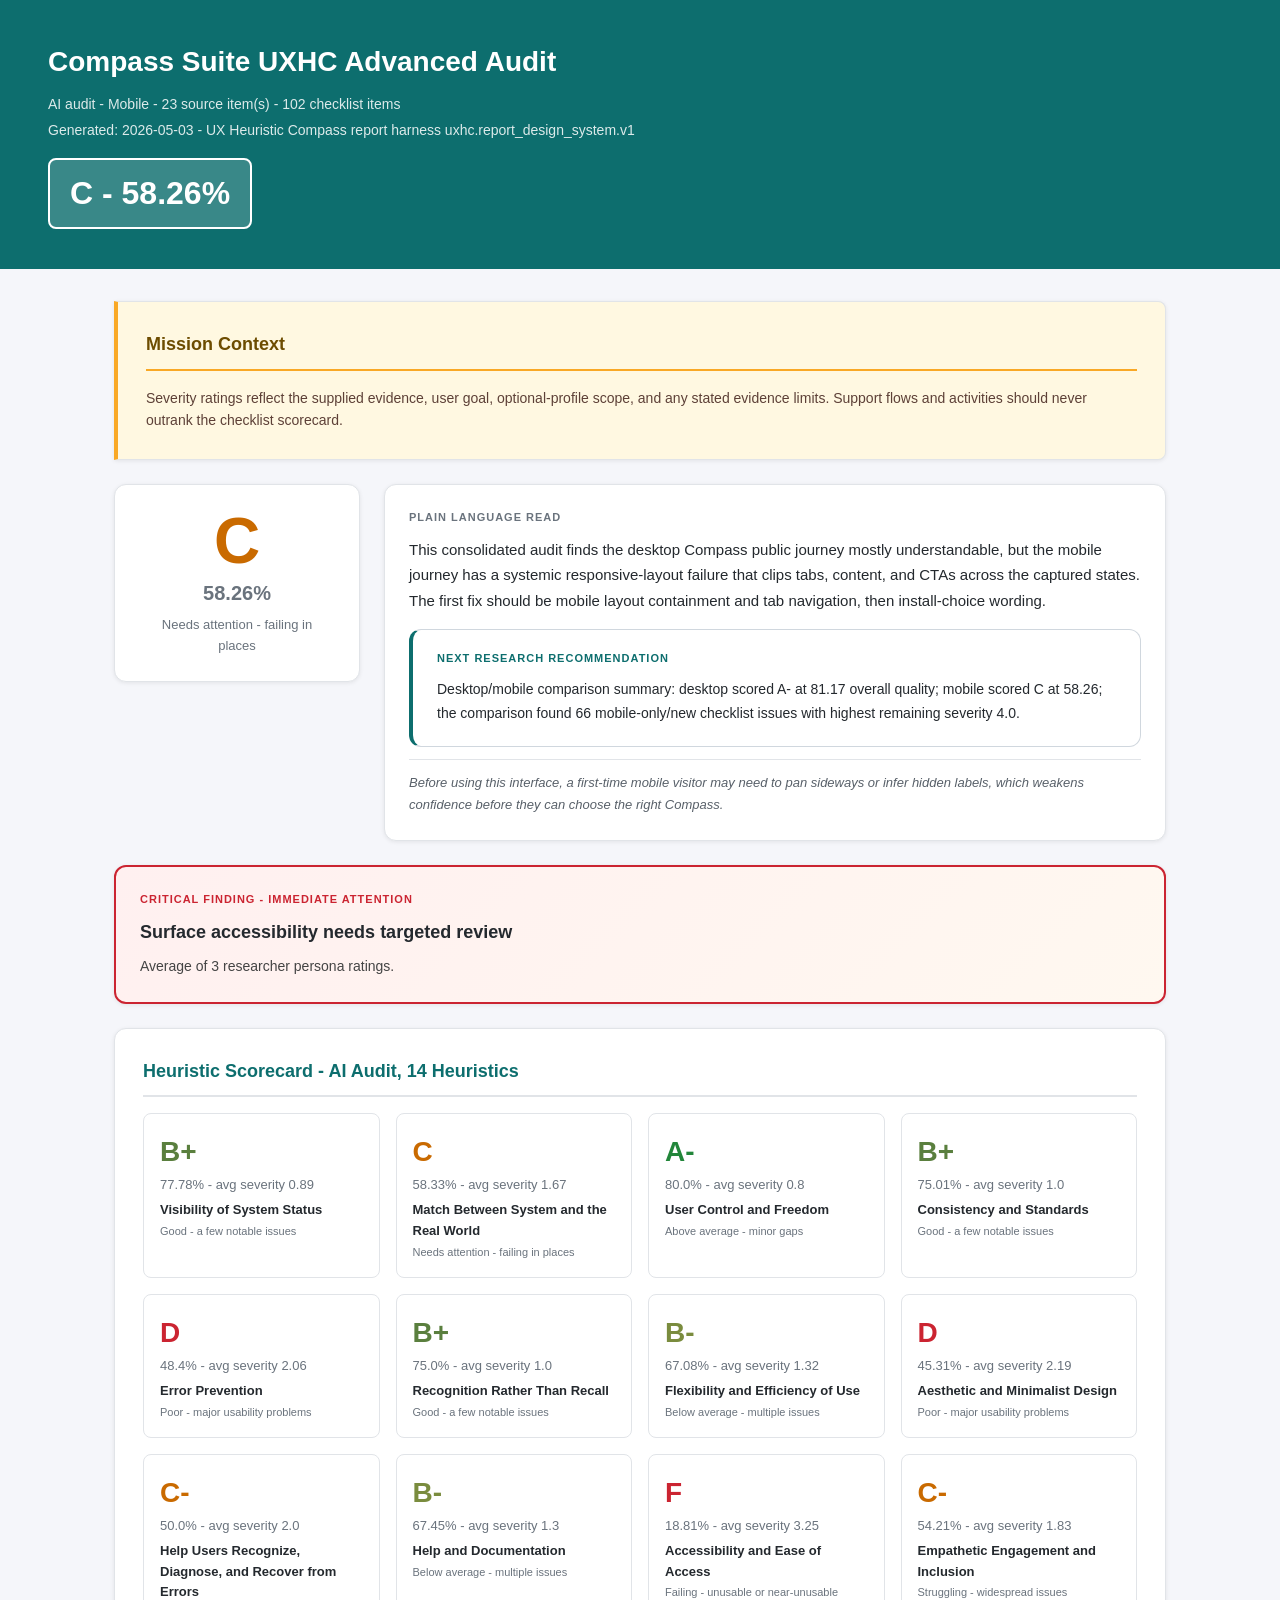
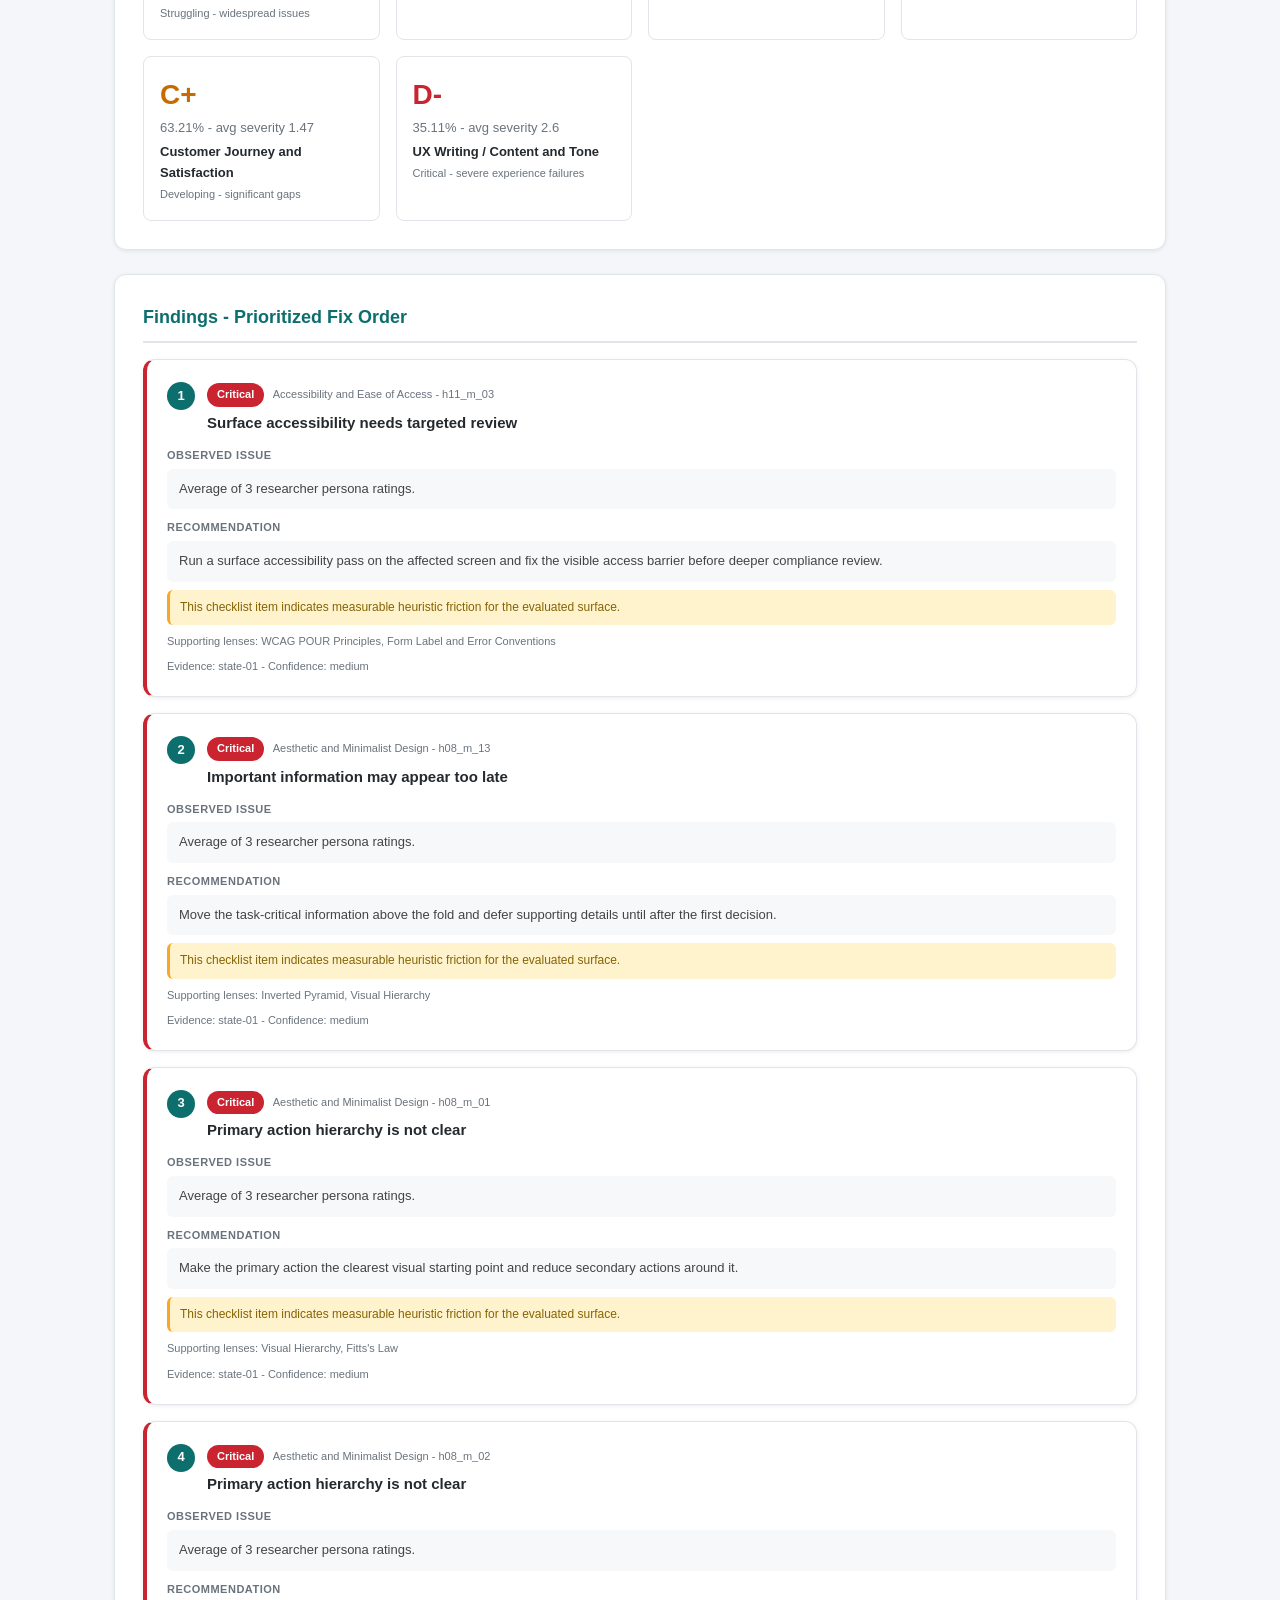
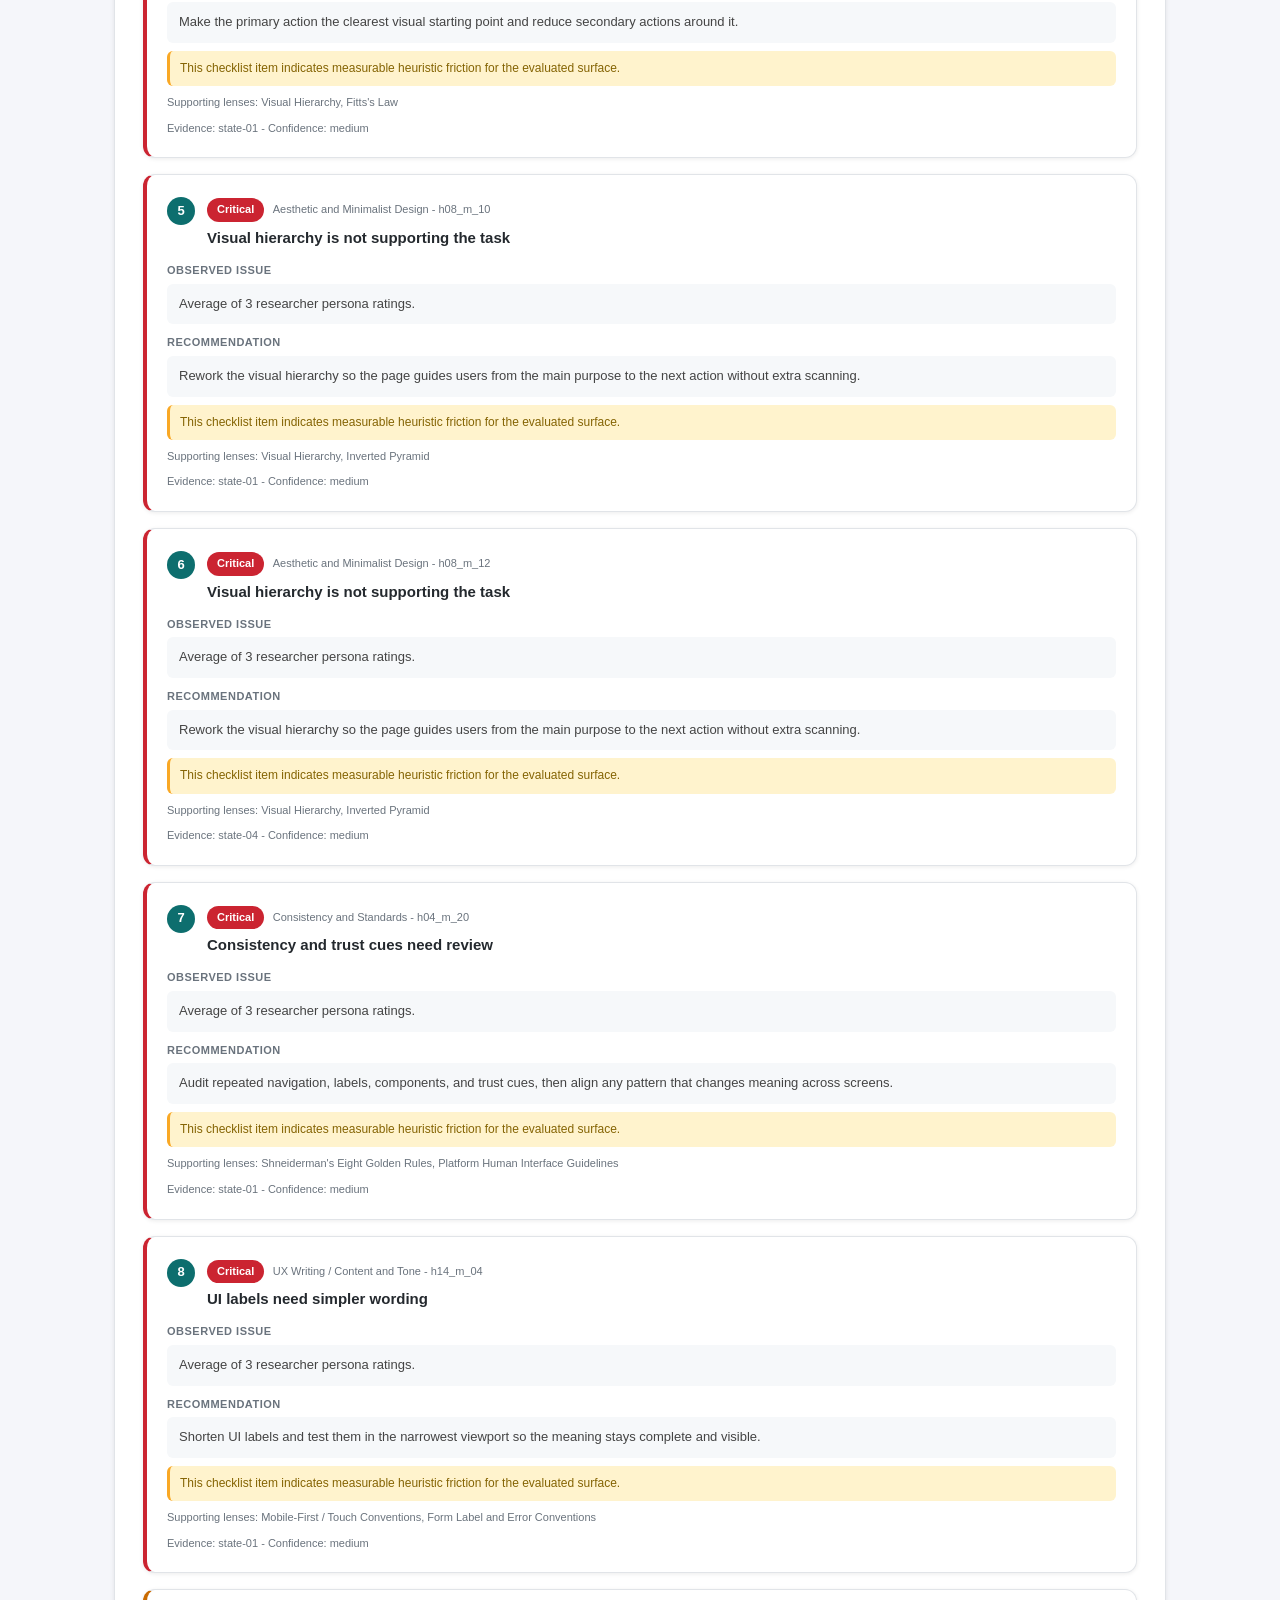
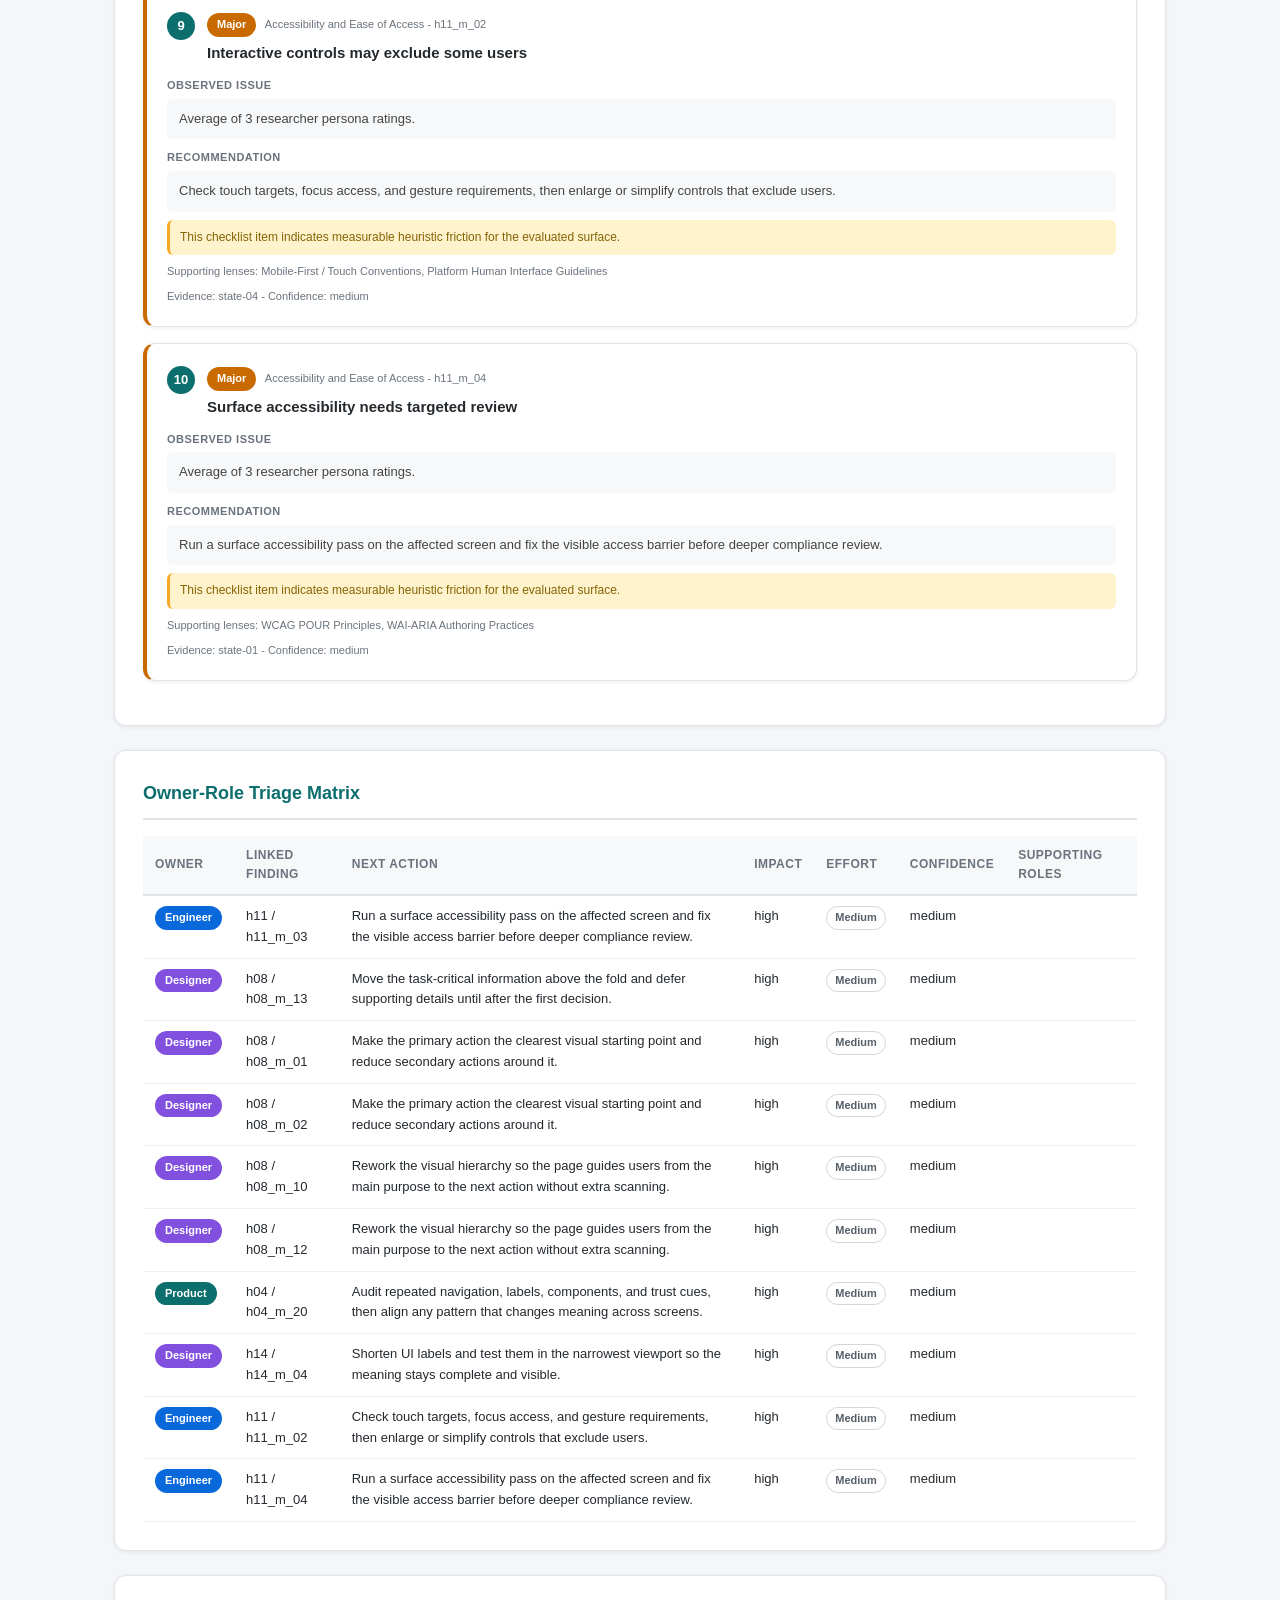
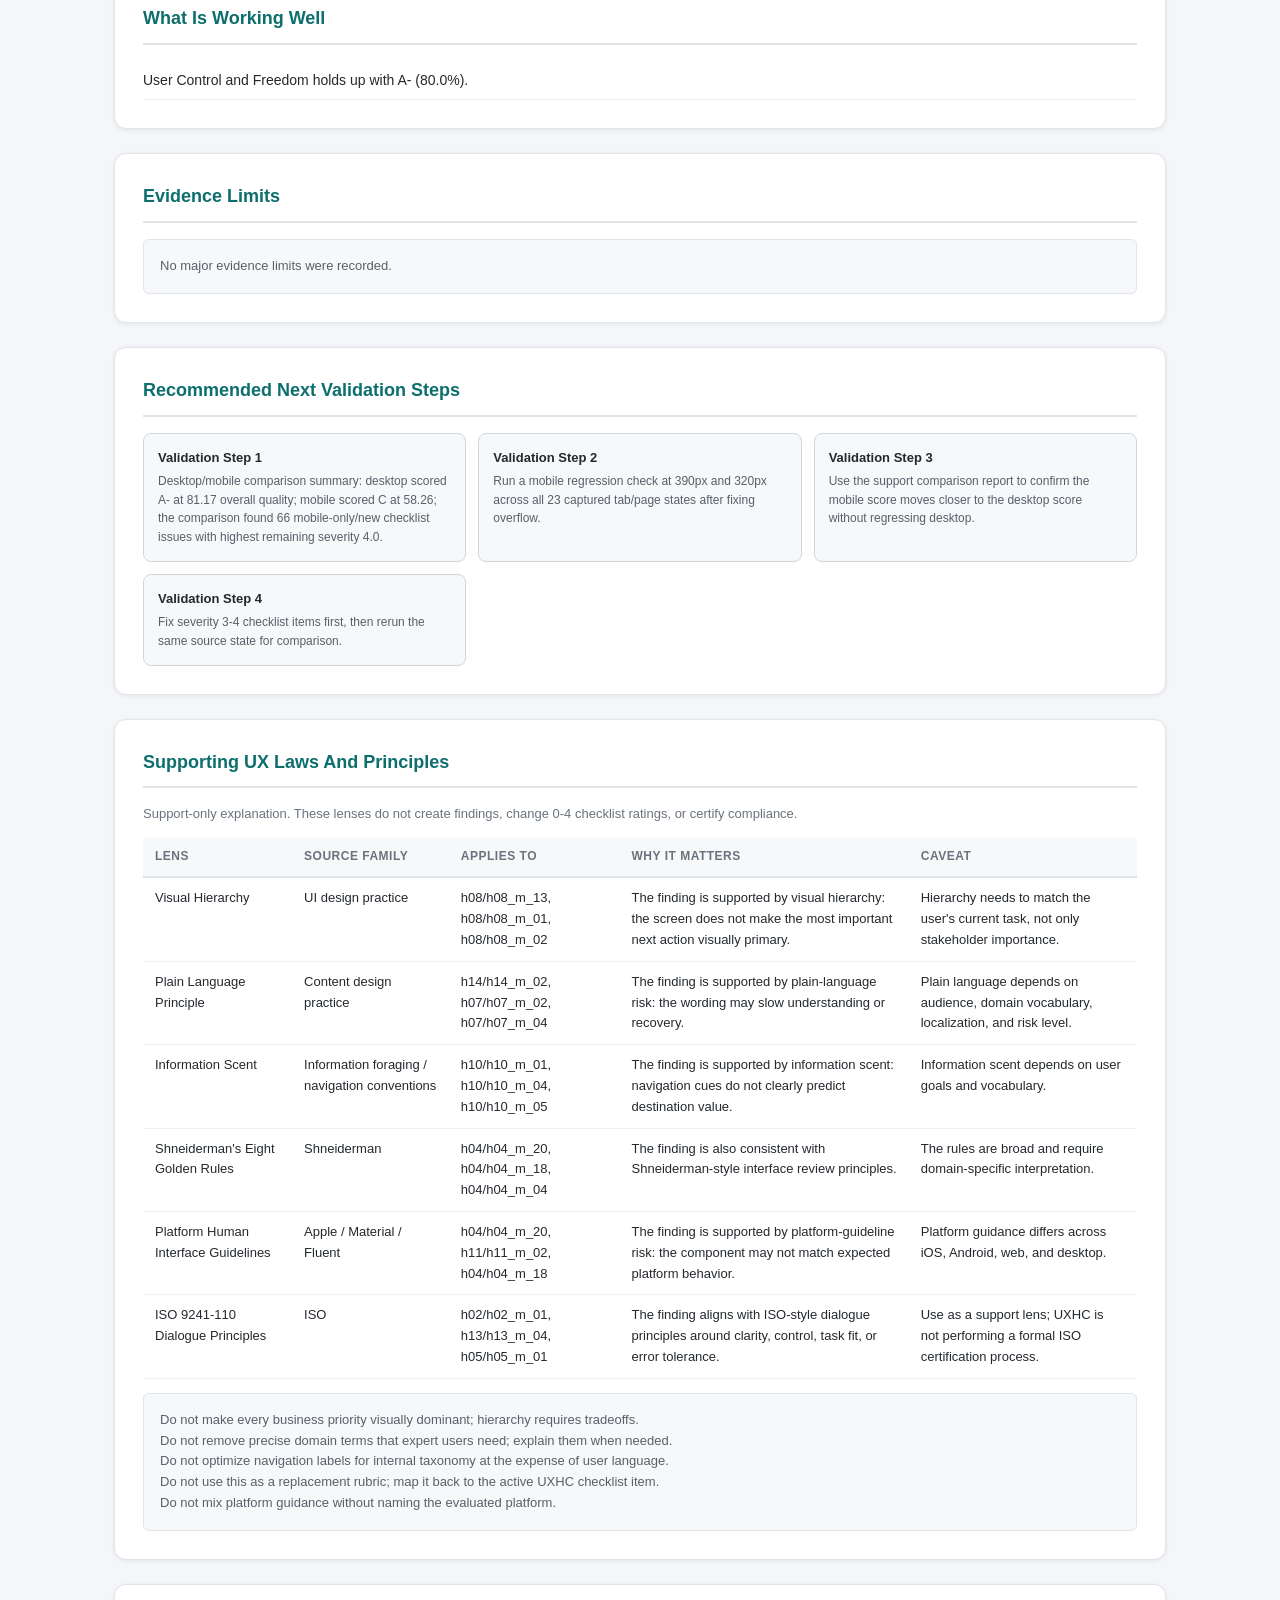
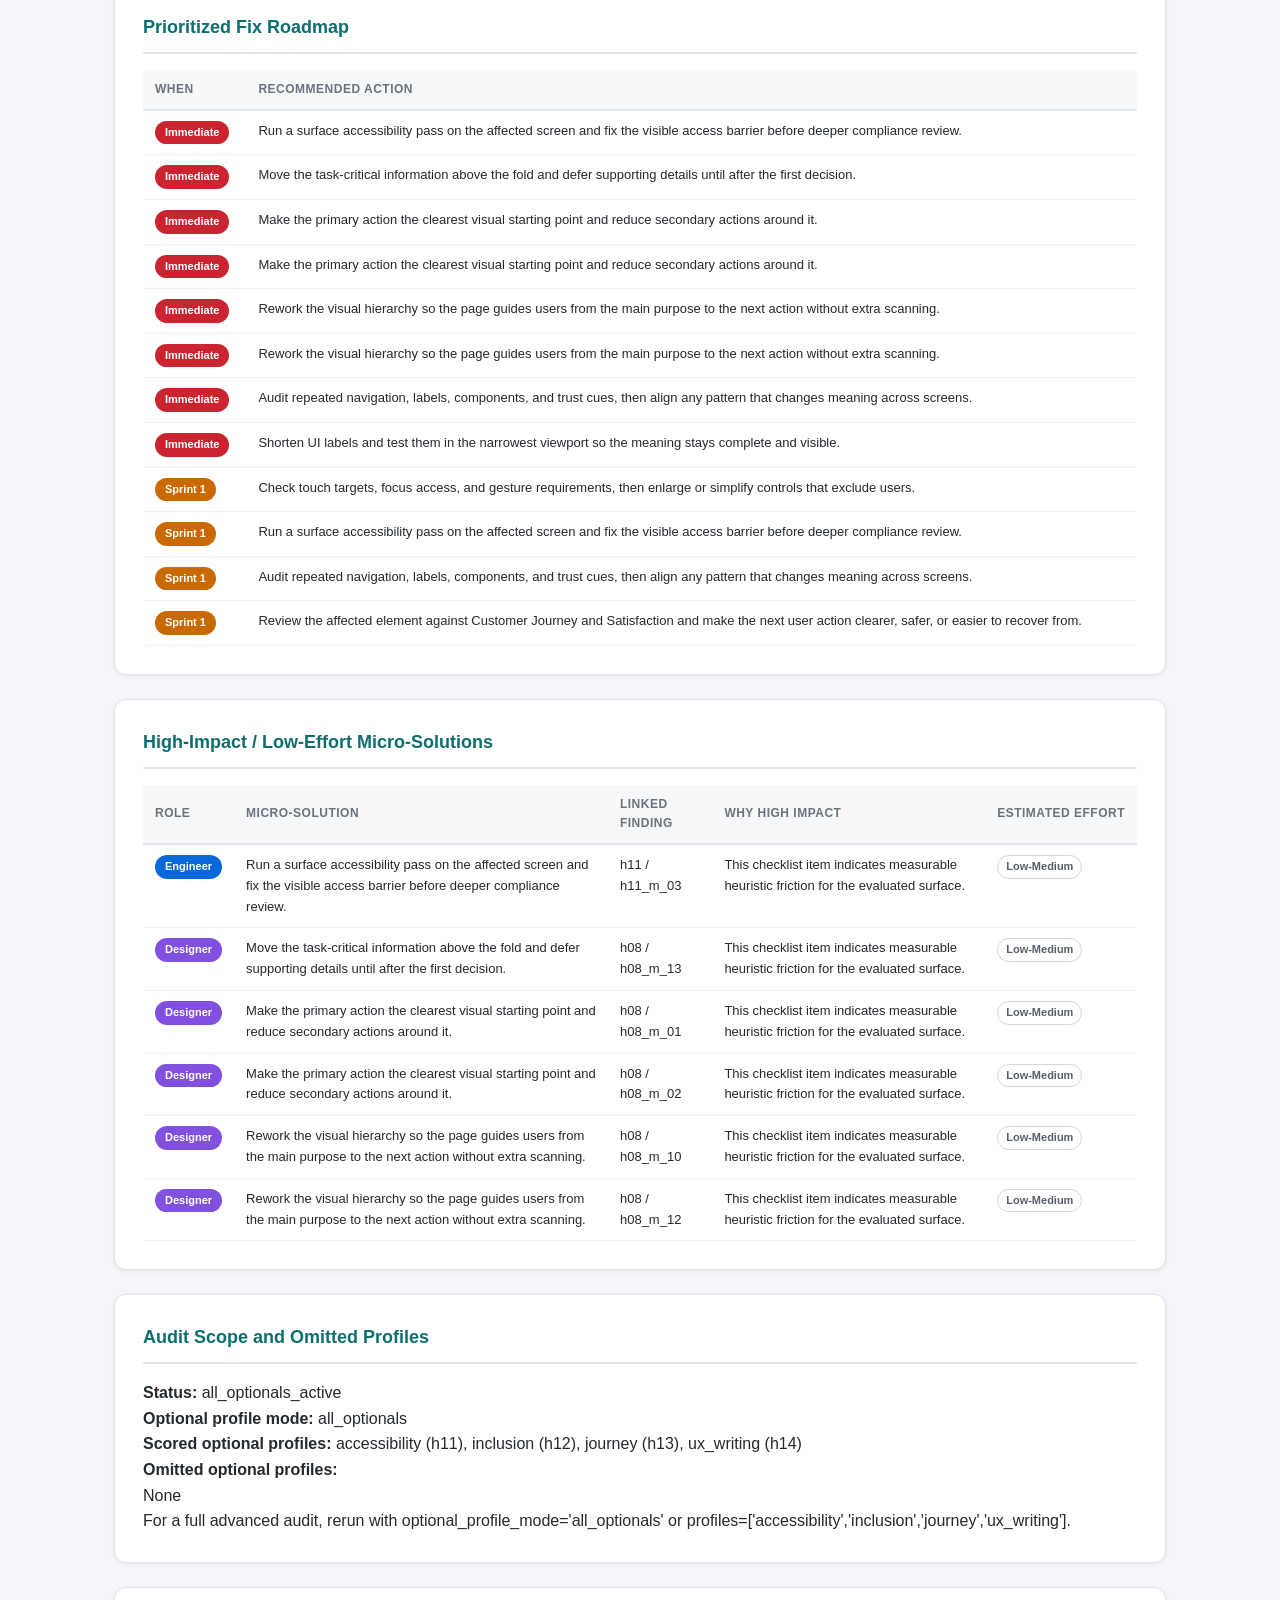
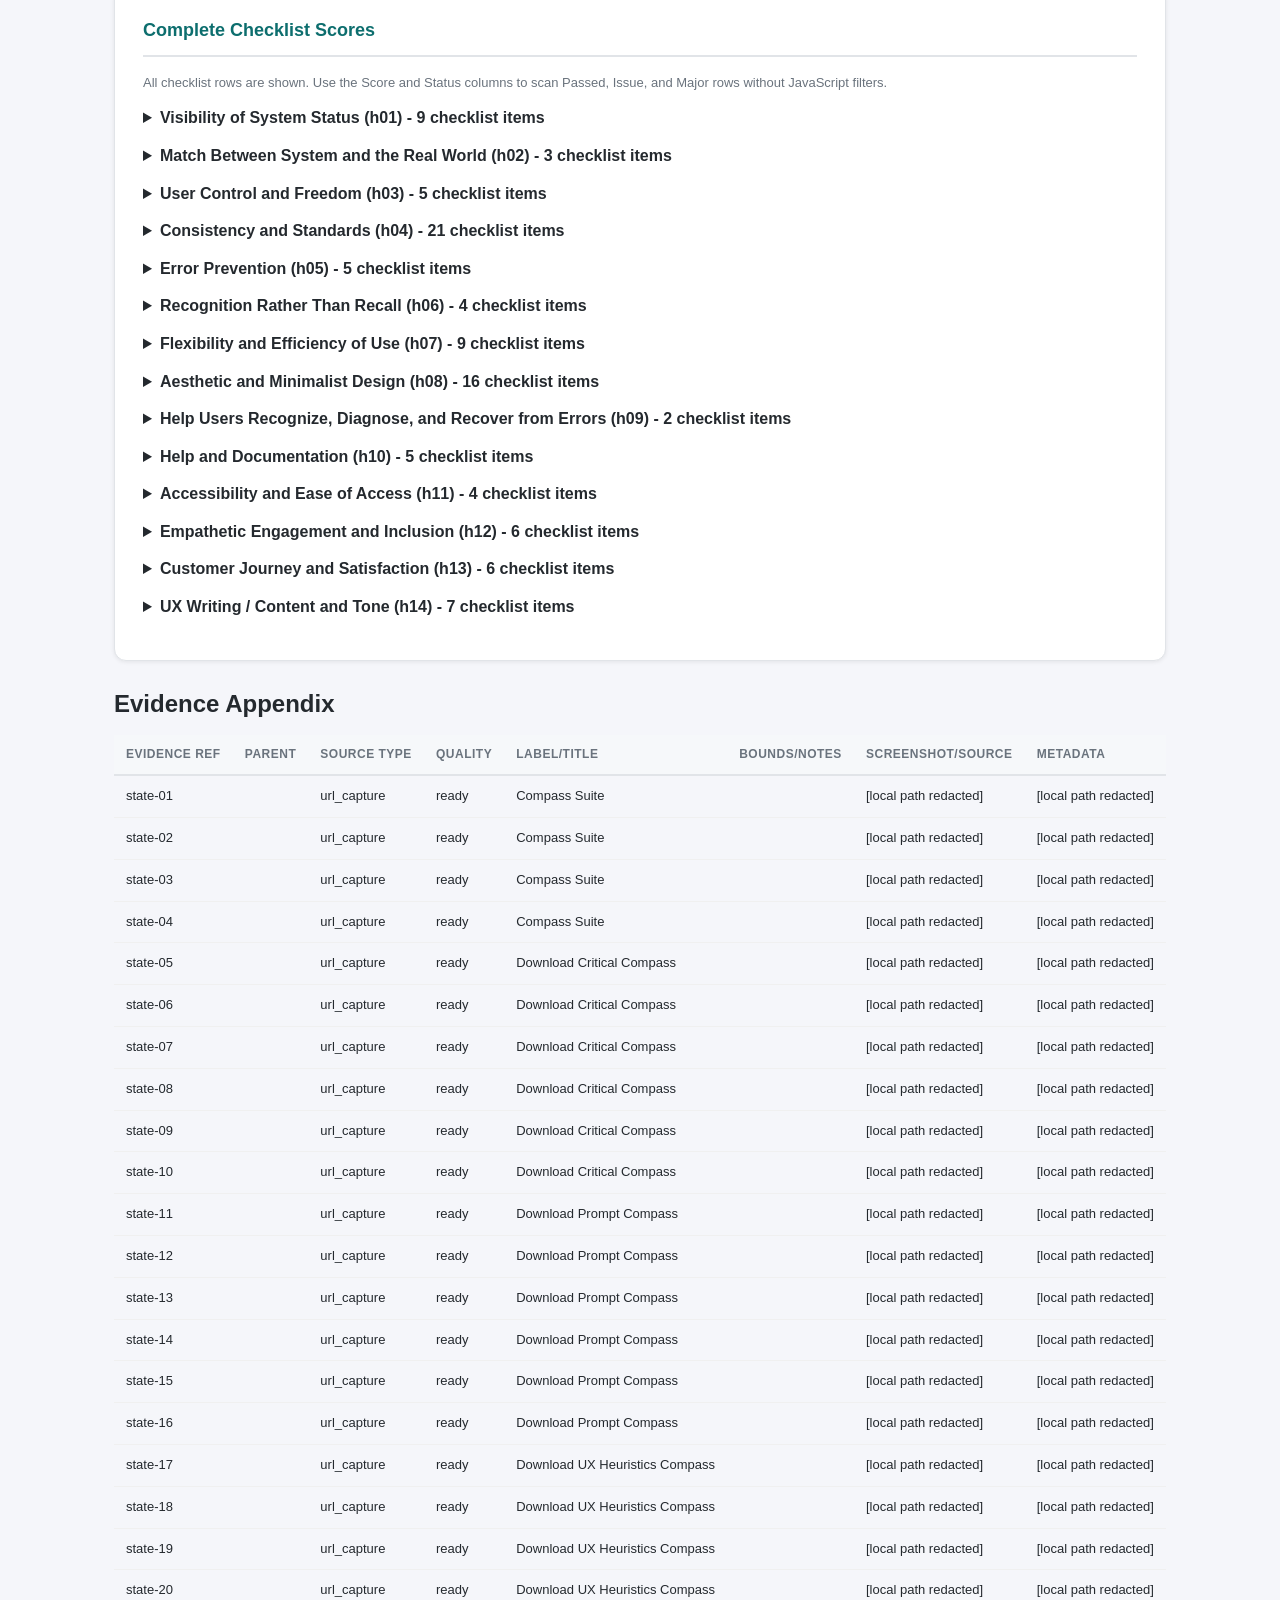
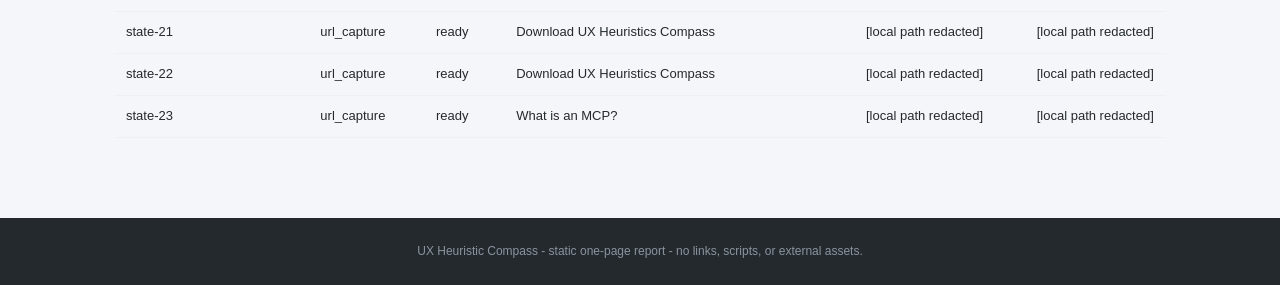
<file: examples/compass-suite-audit/codex-uxhc-advanced-audit.html>
<!doctype html>
<html lang="en">
<head>
  <script src="../../migration/forward.js"></script>
  <meta charset="utf-8">
  <meta name="viewport" content="width=device-width, initial-scale=1">
  <title>Compass Suite UXHC Advanced Audit</title>
  <style>
    * { box-sizing: border-box; margin: 0; padding: 0; }
    :root { color-scheme: light; --uxhc-green: #0d6e6e; --ink: #24292e; --muted: #6a737d; --line: #e1e4e8; --soft-line: #f0f0f0; --bg: #f5f6fa; --panel: #ffffff; --warning-bg: #fff8e1; --warning-line: #f9a825; --danger: #cb2431; --major: #c96a00; --medium: #b8860b; --success: #22863a; }
    body { font-family: -apple-system, BlinkMacSystemFont, "Segoe UI", Roboto, sans-serif; background: var(--bg); color: var(--ink); line-height: 1.6; }
    .header { background: var(--uxhc-green); color: #ffffff; padding: 40px 48px; }
    .header h1 { font-size: 28px; font-weight: 700; margin-bottom: 8px; }
    .header .meta { font-size: 14px; opacity: 0.86; margin-top: 4px; }
    .header .grade-badge { display: inline-block; background: rgba(255,255,255,0.18); border: 2px solid #ffffff; border-radius: 8px; padding: 8px 20px; font-size: 32px; font-weight: 800; margin-top: 16px; }
    .container { max-width: 1100px; margin: 0 auto; padding: 32px 24px; }
    .card, .plain-read, .overall-grade-card, .finding, .top-finding-alert, .scope-lock { background: var(--panel); border-radius: 12px; box-shadow: 0 1px 4px rgba(0,0,0,0.08); border: 1px solid var(--line); }
    .card, .scope-lock { padding: 28px; margin-bottom: 24px; }
    .card h2, .scope-lock h2 { font-size: 18px; font-weight: 700; margin-bottom: 16px; color: var(--uxhc-green); border-bottom: 2px solid var(--line); padding-bottom: 10px; }
    .mission-box { background: var(--warning-bg); border-left: 4px solid var(--warning-line); border-radius: 0 8px 8px 0; }
    .mission-box h2 { color: #6d4c00; border-bottom-color: var(--warning-line); }
    .mission-box p { color: #5d4037; font-size: 14px; }
    .overall-summary { display: flex; gap: 24px; align-items: flex-start; margin-bottom: 24px; flex-wrap: wrap; }
    .overall-grade-card { padding: 24px 32px; text-align: center; min-width: 160px; align-self: flex-start; }
    .overall-grade-card .big-grade { font-size: 64px; font-weight: 900; line-height: 1; }
    .overall-grade-card .pct { font-size: 20px; font-weight: 600; color: var(--muted); margin-top: 4px; }
    .overall-grade-card .descriptor { font-size: 13px; color: var(--muted); margin-top: 6px; max-width: 180px; }
    .plain-read { padding: 24px; flex: 1; min-width: 300px; }
    .label { font-size: 11px; font-weight: 700; text-transform: uppercase; letter-spacing: 1px; color: var(--muted); margin-bottom: 10px; }
    .plain-read p { font-size: 15px; color: var(--ink); line-height: 1.7; }
    .plain-read .before { font-size: 13px; color: #586069; margin-top: 12px; padding-top: 12px; border-top: 1px solid var(--line); font-style: italic; }
    .research-recommendation { background: #ffffff; border-radius: 12px; padding: 20px 24px; border: 1px solid #d0d7de; border-left: 4px solid var(--uxhc-green); margin-top: 16px; }
    .research-recommendation .label { color: var(--uxhc-green); }
    .research-recommendation p { font-size: 14px; }
    .top-finding-alert { background: linear-gradient(135deg, #fff0f0, #fff8f0); border: 2px solid var(--danger); padding: 24px; margin-bottom: 24px; }
    .top-finding-ok { background: #f6f8fa; border-color: var(--line); }
    .top-finding-alert .label { color: var(--danger); }
    .top-finding-alert h3 { font-size: 18px; font-weight: 700; margin-bottom: 8px; }
    .top-finding-alert p { font-size: 14px; color: #444; }
    .scorecard-grid { display: grid; grid-template-columns: repeat(auto-fill, minmax(220px, 1fr)); gap: 16px; }
    .score-item { border: 1px solid var(--line); border-radius: 8px; padding: 16px; }
    .score-item .grade { font-size: 28px; font-weight: 800; }
    .score-item .pct { font-size: 13px; color: var(--muted); }
    .score-item .name { font-size: 13px; font-weight: 600; margin-top: 4px; }
    .score-item .desc { font-size: 11px; color: var(--muted); margin-top: 2px; }
    .finding { padding: 20px; margin-bottom: 16px; border-left: 4px solid var(--medium); }
    .finding-header { display: flex; align-items: flex-start; gap: 12px; margin-bottom: 12px; }
    .rank { background: var(--uxhc-green); color: #ffffff; width: 28px; height: 28px; border-radius: 50%; display: flex; align-items: center; justify-content: center; font-weight: 700; font-size: 13px; flex-shrink: 0; margin-top: 2px; }
    .severity-badge, .sprint-badge, .role-badge { display: inline-block; border-radius: 12px; padding: 3px 10px; font-size: 11px; font-weight: 700; color: #ffffff; white-space: nowrap; }
    .heuristic-tag { font-size: 11px; color: var(--muted); margin-left: 4px; }
    .finding h3 { font-size: 15px; font-weight: 700; margin-top: 4px; }
    .section { margin-top: 10px; }
    .section-label { font-size: 11px; font-weight: 700; text-transform: uppercase; letter-spacing: 0.5px; color: var(--muted); margin-bottom: 4px; }
    .section-content { font-size: 13px; color: #444; background: #f6f8fa; padding: 10px 12px; border-radius: 6px; }
    .mission-note { font-size: 12px; color: #856404; background: #fff3cd; padding: 8px 10px; border-radius: 6px; margin-top: 8px; border-left: 3px solid var(--warning-line); }
    .evidence-line { margin-top: 8px; font-size: 11px; color: var(--muted); }
    .strengths-list { list-style: none; }
    .strengths-list li { padding: 8px 0; border-bottom: 1px solid var(--soft-line); font-size: 14px; }
    .evidence-box { background: #f6f8fa; border: 1px solid var(--line); border-radius: 6px; padding: 16px; font-size: 13px; color: #586069; }
    .support-lens-warnings { margin-top: 14px; }
    .validation-list { display: grid; grid-template-columns: repeat(auto-fit, minmax(240px, 1fr)); gap: 12px; }
    .validation-option { border: 1px solid #d0d7de; background: #f6f8fa; border-radius: 8px; padding: 14px; }
    .option-title { font-size: 13px; font-weight: 700; margin-bottom: 4px; }
    .option-copy { font-size: 12px; color: #57606a; line-height: 1.55; }
    table { width: 100%; border-collapse: collapse; margin-top: 12px; font-size: 13px; }
    th { text-align: left; padding: 10px 12px; background: #f6f8fa; font-size: 12px; font-weight: 700; text-transform: uppercase; letter-spacing: 0.5px; color: var(--muted); border-bottom: 2px solid var(--line); }
    td { padding: 10px 12px; border-bottom: 1px solid var(--soft-line); font-size: 13px; vertical-align: top; }
    details { margin: 12px 0; }
    summary { cursor: pointer; font-weight: 700; }
    .section-intro { color: var(--muted); font-size: 13px; }
    .score-pill { display: inline-block; min-width: 30px; text-align: center; border-radius: 999px; padding: 2px 8px; color: #ffffff; font-size: 11px; font-weight: 800; background: var(--muted); }
    .severity-4, .severity-3 { background: var(--danger); }
    .severity-2 { background: var(--medium); }
    .severity-1 { background: var(--success); }
    .severity-0 { background: var(--muted); }
    .role-engineer { background: #0969da; }
    .role-designer { background: #8250df; }
    .role-product { background: var(--uxhc-green); }
    .role-research { background: #6f42c1; }
    .micro-solution-table th:last-child, .micro-solution-table td:last-child { min-width: 118px; white-space: nowrap; }
    .effort-pill { display: inline-block; border: 1px solid #d0d7de; border-radius: 999px; padding: 2px 8px; font-size: 11px; font-weight: 700; color: #57606a; background: #ffffff; white-space: nowrap; }
    footer { background: var(--ink); color: #8b949e; text-align: center; padding: 24px; font-size: 12px; margin-top: 48px; }
    @media (max-width: 700px) { .header { padding: 32px 24px; } .container { padding: 24px 16px; } .scorecard-grid { grid-template-columns: 1fr; } .plain-read { min-width: 100%; } table { display: block; overflow-x: auto; } }
  </style>
</head>
<body>
  <noscript><p>Working Tools has a new home. <a href="https://working-tools.jkylehobson.chatgpt.site/ux-heuristic-compass/examples/compass-suite-audit/codex-uxhc-advanced-audit.html">Open this page on Working Tools</a>.</p></noscript>
  <header class="header">
    <h1>Compass Suite UXHC Advanced Audit</h1>
    <div class="meta">AI audit - Mobile - 23 source item(s) - 102 checklist items</div>
    <div class="meta">Generated: 2026-05-03 - UX Heuristic Compass report harness uxhc.report_design_system.v1</div>
    <div class="grade-badge">C - 58.26%</div>
  </header>
  <main class="container">
    
    <section class="mission-box card">
      <h2>Mission Context</h2>
      <p>Severity ratings reflect the supplied evidence, user goal, optional-profile scope, and any stated evidence limits. Support flows and activities should never outrank the checklist scorecard.</p>
    </section>
    
    
    <section class="overall-summary" aria-label="Overall audit summary">
      <div class="overall-grade-card">
        <div class="big-grade" style="color:#c96a00">C</div>
        <div class="pct">58.26%</div>
        <div class="descriptor">Needs attention - failing in places</div>
      </div>
      <div class="plain-read">
        <div class="label">Plain Language Read</div>
        <p>This consolidated audit finds the desktop Compass public journey mostly understandable, but the mobile journey has a systemic responsive-layout failure that clips tabs, content, and CTAs across the captured states. The first fix should be mobile layout containment and tab navigation, then install-choice wording.</p>
        <div class="research-recommendation">
          <div class="label">Next Research Recommendation</div>
          <p>Desktop/mobile comparison summary: desktop scored A- at 81.17 overall quality; mobile scored C at 58.26; the comparison found 66 mobile-only/new checklist issues with highest remaining severity 4.0.</p>
        </div>
        <p class="before">Before using this interface, a first-time mobile visitor may need to pan sideways or infer hidden labels, which weakens confidence before they can choose the right Compass.</p>
      </div>
    </section>
    
    
    <section class="top-finding-alert">
      <div class="label">Critical Finding - Immediate Attention</div>
      <h3>Surface accessibility needs targeted review</h3>
      <p>Average of 3 researcher persona ratings.</p>
    </section>
    
    
    <section class="card">
      <h2>Heuristic Scorecard - AI Audit, 14 Heuristics</h2>
      <div class="scorecard-grid">
            <article class="score-item">
              <div class="grade" style="color:#5a7f3e">B+</div>
              <div class="pct">77.78% - avg severity 0.89</div>
              <div class="name">Visibility of System Status</div>
              <div class="desc">Good - a few notable issues</div>
            </article>
            
            <article class="score-item">
              <div class="grade" style="color:#c96a00">C</div>
              <div class="pct">58.33% - avg severity 1.67</div>
              <div class="name">Match Between System and the Real World</div>
              <div class="desc">Needs attention - failing in places</div>
            </article>
            
            <article class="score-item">
              <div class="grade" style="color:#22863a">A-</div>
              <div class="pct">80.0% - avg severity 0.8</div>
              <div class="name">User Control and Freedom</div>
              <div class="desc">Above average - minor gaps</div>
            </article>
            
            <article class="score-item">
              <div class="grade" style="color:#5a7f3e">B+</div>
              <div class="pct">75.01% - avg severity 1.0</div>
              <div class="name">Consistency and Standards</div>
              <div class="desc">Good - a few notable issues</div>
            </article>
            
            <article class="score-item">
              <div class="grade" style="color:#cb2431">D</div>
              <div class="pct">48.4% - avg severity 2.06</div>
              <div class="name">Error Prevention</div>
              <div class="desc">Poor - major usability problems</div>
            </article>
            
            <article class="score-item">
              <div class="grade" style="color:#5a7f3e">B+</div>
              <div class="pct">75.0% - avg severity 1.0</div>
              <div class="name">Recognition Rather Than Recall</div>
              <div class="desc">Good - a few notable issues</div>
            </article>
            
            <article class="score-item">
              <div class="grade" style="color:#7a8c3e">B-</div>
              <div class="pct">67.08% - avg severity 1.32</div>
              <div class="name">Flexibility and Efficiency of Use</div>
              <div class="desc">Below average - multiple issues</div>
            </article>
            
            <article class="score-item">
              <div class="grade" style="color:#cb2431">D</div>
              <div class="pct">45.31% - avg severity 2.19</div>
              <div class="name">Aesthetic and Minimalist Design</div>
              <div class="desc">Poor - major usability problems</div>
            </article>
            
            <article class="score-item">
              <div class="grade" style="color:#c96a00">C-</div>
              <div class="pct">50.0% - avg severity 2.0</div>
              <div class="name">Help Users Recognize, Diagnose, and Recover from Errors</div>
              <div class="desc">Struggling - widespread issues</div>
            </article>
            
            <article class="score-item">
              <div class="grade" style="color:#7a8c3e">B-</div>
              <div class="pct">67.45% - avg severity 1.3</div>
              <div class="name">Help and Documentation</div>
              <div class="desc">Below average - multiple issues</div>
            </article>
            
            <article class="score-item">
              <div class="grade" style="color:#cb2431">F</div>
              <div class="pct">18.81% - avg severity 3.25</div>
              <div class="name">Accessibility and Ease of Access</div>
              <div class="desc">Failing - unusable or near-unusable</div>
            </article>
            
            <article class="score-item">
              <div class="grade" style="color:#c96a00">C-</div>
              <div class="pct">54.21% - avg severity 1.83</div>
              <div class="name">Empathetic Engagement and Inclusion</div>
              <div class="desc">Struggling - widespread issues</div>
            </article>
            
            <article class="score-item">
              <div class="grade" style="color:#c96a00">C+</div>
              <div class="pct">63.21% - avg severity 1.47</div>
              <div class="name">Customer Journey and Satisfaction</div>
              <div class="desc">Developing - significant gaps</div>
            </article>
            
            <article class="score-item">
              <div class="grade" style="color:#cb2431">D-</div>
              <div class="pct">35.11% - avg severity 2.6</div>
              <div class="name">UX Writing / Content and Tone</div>
              <div class="desc">Critical - severe experience failures</div>
            </article>
            </div>
    </section>
    
    
    <section class="card">
      <h2>Findings - Prioritized Fix Order</h2>
      
            <article class="finding" style="border-left-color:#cb2431">
              <div class="finding-header">
                <div class="rank">1</div>
                <div>
                  <div><span class="severity-badge" style="background:#cb2431">Critical</span> <span class="heuristic-tag">Accessibility and Ease of Access - h11_m_03</span></div>
                  <h3>Surface accessibility needs targeted review</h3>
                </div>
              </div>
              <div class="section"><div class="section-label">Observed Issue</div><div class="section-content">Average of 3 researcher persona ratings.</div></div>
              <div class="section"><div class="section-label">Recommendation</div><div class="section-content">Run a surface accessibility pass on the affected screen and fix the visible access barrier before deeper compliance review.</div></div>
              <div class="mission-note">This checklist item indicates measurable heuristic friction for the evaluated surface.</div>
              <div class="evidence-line">Supporting lenses: WCAG POUR Principles, Form Label and Error Conventions</div>
              <div class="evidence-line">Evidence: state-01 - Confidence: medium</div>
            </article>
            
            <article class="finding" style="border-left-color:#cb2431">
              <div class="finding-header">
                <div class="rank">2</div>
                <div>
                  <div><span class="severity-badge" style="background:#cb2431">Critical</span> <span class="heuristic-tag">Aesthetic and Minimalist Design - h08_m_13</span></div>
                  <h3>Important information may appear too late</h3>
                </div>
              </div>
              <div class="section"><div class="section-label">Observed Issue</div><div class="section-content">Average of 3 researcher persona ratings.</div></div>
              <div class="section"><div class="section-label">Recommendation</div><div class="section-content">Move the task-critical information above the fold and defer supporting details until after the first decision.</div></div>
              <div class="mission-note">This checklist item indicates measurable heuristic friction for the evaluated surface.</div>
              <div class="evidence-line">Supporting lenses: Inverted Pyramid, Visual Hierarchy</div>
              <div class="evidence-line">Evidence: state-01 - Confidence: medium</div>
            </article>
            
            <article class="finding" style="border-left-color:#cb2431">
              <div class="finding-header">
                <div class="rank">3</div>
                <div>
                  <div><span class="severity-badge" style="background:#cb2431">Critical</span> <span class="heuristic-tag">Aesthetic and Minimalist Design - h08_m_01</span></div>
                  <h3>Primary action hierarchy is not clear</h3>
                </div>
              </div>
              <div class="section"><div class="section-label">Observed Issue</div><div class="section-content">Average of 3 researcher persona ratings.</div></div>
              <div class="section"><div class="section-label">Recommendation</div><div class="section-content">Make the primary action the clearest visual starting point and reduce secondary actions around it.</div></div>
              <div class="mission-note">This checklist item indicates measurable heuristic friction for the evaluated surface.</div>
              <div class="evidence-line">Supporting lenses: Visual Hierarchy, Fitts&#x27;s Law</div>
              <div class="evidence-line">Evidence: state-01 - Confidence: medium</div>
            </article>
            
            <article class="finding" style="border-left-color:#cb2431">
              <div class="finding-header">
                <div class="rank">4</div>
                <div>
                  <div><span class="severity-badge" style="background:#cb2431">Critical</span> <span class="heuristic-tag">Aesthetic and Minimalist Design - h08_m_02</span></div>
                  <h3>Primary action hierarchy is not clear</h3>
                </div>
              </div>
              <div class="section"><div class="section-label">Observed Issue</div><div class="section-content">Average of 3 researcher persona ratings.</div></div>
              <div class="section"><div class="section-label">Recommendation</div><div class="section-content">Make the primary action the clearest visual starting point and reduce secondary actions around it.</div></div>
              <div class="mission-note">This checklist item indicates measurable heuristic friction for the evaluated surface.</div>
              <div class="evidence-line">Supporting lenses: Visual Hierarchy, Fitts&#x27;s Law</div>
              <div class="evidence-line">Evidence: state-01 - Confidence: medium</div>
            </article>
            
            <article class="finding" style="border-left-color:#cb2431">
              <div class="finding-header">
                <div class="rank">5</div>
                <div>
                  <div><span class="severity-badge" style="background:#cb2431">Critical</span> <span class="heuristic-tag">Aesthetic and Minimalist Design - h08_m_10</span></div>
                  <h3>Visual hierarchy is not supporting the task</h3>
                </div>
              </div>
              <div class="section"><div class="section-label">Observed Issue</div><div class="section-content">Average of 3 researcher persona ratings.</div></div>
              <div class="section"><div class="section-label">Recommendation</div><div class="section-content">Rework the visual hierarchy so the page guides users from the main purpose to the next action without extra scanning.</div></div>
              <div class="mission-note">This checklist item indicates measurable heuristic friction for the evaluated surface.</div>
              <div class="evidence-line">Supporting lenses: Visual Hierarchy, Inverted Pyramid</div>
              <div class="evidence-line">Evidence: state-01 - Confidence: medium</div>
            </article>
            
            <article class="finding" style="border-left-color:#cb2431">
              <div class="finding-header">
                <div class="rank">6</div>
                <div>
                  <div><span class="severity-badge" style="background:#cb2431">Critical</span> <span class="heuristic-tag">Aesthetic and Minimalist Design - h08_m_12</span></div>
                  <h3>Visual hierarchy is not supporting the task</h3>
                </div>
              </div>
              <div class="section"><div class="section-label">Observed Issue</div><div class="section-content">Average of 3 researcher persona ratings.</div></div>
              <div class="section"><div class="section-label">Recommendation</div><div class="section-content">Rework the visual hierarchy so the page guides users from the main purpose to the next action without extra scanning.</div></div>
              <div class="mission-note">This checklist item indicates measurable heuristic friction for the evaluated surface.</div>
              <div class="evidence-line">Supporting lenses: Visual Hierarchy, Inverted Pyramid</div>
              <div class="evidence-line">Evidence: state-04 - Confidence: medium</div>
            </article>
            
            <article class="finding" style="border-left-color:#cb2431">
              <div class="finding-header">
                <div class="rank">7</div>
                <div>
                  <div><span class="severity-badge" style="background:#cb2431">Critical</span> <span class="heuristic-tag">Consistency and Standards - h04_m_20</span></div>
                  <h3>Consistency and trust cues need review</h3>
                </div>
              </div>
              <div class="section"><div class="section-label">Observed Issue</div><div class="section-content">Average of 3 researcher persona ratings.</div></div>
              <div class="section"><div class="section-label">Recommendation</div><div class="section-content">Audit repeated navigation, labels, components, and trust cues, then align any pattern that changes meaning across screens.</div></div>
              <div class="mission-note">This checklist item indicates measurable heuristic friction for the evaluated surface.</div>
              <div class="evidence-line">Supporting lenses: Shneiderman&#x27;s Eight Golden Rules, Platform Human Interface Guidelines</div>
              <div class="evidence-line">Evidence: state-01 - Confidence: medium</div>
            </article>
            
            <article class="finding" style="border-left-color:#cb2431">
              <div class="finding-header">
                <div class="rank">8</div>
                <div>
                  <div><span class="severity-badge" style="background:#cb2431">Critical</span> <span class="heuristic-tag">UX Writing / Content and Tone - h14_m_04</span></div>
                  <h3>UI labels need simpler wording</h3>
                </div>
              </div>
              <div class="section"><div class="section-label">Observed Issue</div><div class="section-content">Average of 3 researcher persona ratings.</div></div>
              <div class="section"><div class="section-label">Recommendation</div><div class="section-content">Shorten UI labels and test them in the narrowest viewport so the meaning stays complete and visible.</div></div>
              <div class="mission-note">This checklist item indicates measurable heuristic friction for the evaluated surface.</div>
              <div class="evidence-line">Supporting lenses: Mobile-First / Touch Conventions, Form Label and Error Conventions</div>
              <div class="evidence-line">Evidence: state-01 - Confidence: medium</div>
            </article>
            
            <article class="finding" style="border-left-color:#c96a00">
              <div class="finding-header">
                <div class="rank">9</div>
                <div>
                  <div><span class="severity-badge" style="background:#c96a00">Major</span> <span class="heuristic-tag">Accessibility and Ease of Access - h11_m_02</span></div>
                  <h3>Interactive controls may exclude some users</h3>
                </div>
              </div>
              <div class="section"><div class="section-label">Observed Issue</div><div class="section-content">Average of 3 researcher persona ratings.</div></div>
              <div class="section"><div class="section-label">Recommendation</div><div class="section-content">Check touch targets, focus access, and gesture requirements, then enlarge or simplify controls that exclude users.</div></div>
              <div class="mission-note">This checklist item indicates measurable heuristic friction for the evaluated surface.</div>
              <div class="evidence-line">Supporting lenses: Mobile-First / Touch Conventions, Platform Human Interface Guidelines</div>
              <div class="evidence-line">Evidence: state-04 - Confidence: medium</div>
            </article>
            
            <article class="finding" style="border-left-color:#c96a00">
              <div class="finding-header">
                <div class="rank">10</div>
                <div>
                  <div><span class="severity-badge" style="background:#c96a00">Major</span> <span class="heuristic-tag">Accessibility and Ease of Access - h11_m_04</span></div>
                  <h3>Surface accessibility needs targeted review</h3>
                </div>
              </div>
              <div class="section"><div class="section-label">Observed Issue</div><div class="section-content">Average of 3 researcher persona ratings.</div></div>
              <div class="section"><div class="section-label">Recommendation</div><div class="section-content">Run a surface accessibility pass on the affected screen and fix the visible access barrier before deeper compliance review.</div></div>
              <div class="mission-note">This checklist item indicates measurable heuristic friction for the evaluated surface.</div>
              <div class="evidence-line">Supporting lenses: WCAG POUR Principles, WAI-ARIA Authoring Practices</div>
              <div class="evidence-line">Evidence: state-01 - Confidence: medium</div>
            </article>
            
    </section>
    
    
    <section class="card">
      <h2>Owner-Role Triage Matrix</h2>
      
        <table class="owner-triage-table">
          <thead><tr><th>Owner</th><th>Linked finding</th><th>Next action</th><th>Impact</th><th>Effort</th><th>Confidence</th><th>Supporting roles</th></tr></thead>
          <tbody>
                <tr>
                  <td><span class="role-badge role-engineer">Engineer</span></td>
                  <td>h11 / h11_m_03</td>
                  <td>Run a surface accessibility pass on the affected screen and fix the visible access barrier before deeper compliance review.</td>
                  <td>high</td>
                  <td><span class="effort-pill">Medium</span></td>
                  <td>medium</td>
                  <td></td>
                </tr>
                
                <tr>
                  <td><span class="role-badge role-designer">Designer</span></td>
                  <td>h08 / h08_m_13</td>
                  <td>Move the task-critical information above the fold and defer supporting details until after the first decision.</td>
                  <td>high</td>
                  <td><span class="effort-pill">Medium</span></td>
                  <td>medium</td>
                  <td></td>
                </tr>
                
                <tr>
                  <td><span class="role-badge role-designer">Designer</span></td>
                  <td>h08 / h08_m_01</td>
                  <td>Make the primary action the clearest visual starting point and reduce secondary actions around it.</td>
                  <td>high</td>
                  <td><span class="effort-pill">Medium</span></td>
                  <td>medium</td>
                  <td></td>
                </tr>
                
                <tr>
                  <td><span class="role-badge role-designer">Designer</span></td>
                  <td>h08 / h08_m_02</td>
                  <td>Make the primary action the clearest visual starting point and reduce secondary actions around it.</td>
                  <td>high</td>
                  <td><span class="effort-pill">Medium</span></td>
                  <td>medium</td>
                  <td></td>
                </tr>
                
                <tr>
                  <td><span class="role-badge role-designer">Designer</span></td>
                  <td>h08 / h08_m_10</td>
                  <td>Rework the visual hierarchy so the page guides users from the main purpose to the next action without extra scanning.</td>
                  <td>high</td>
                  <td><span class="effort-pill">Medium</span></td>
                  <td>medium</td>
                  <td></td>
                </tr>
                
                <tr>
                  <td><span class="role-badge role-designer">Designer</span></td>
                  <td>h08 / h08_m_12</td>
                  <td>Rework the visual hierarchy so the page guides users from the main purpose to the next action without extra scanning.</td>
                  <td>high</td>
                  <td><span class="effort-pill">Medium</span></td>
                  <td>medium</td>
                  <td></td>
                </tr>
                
                <tr>
                  <td><span class="role-badge role-product">Product</span></td>
                  <td>h04 / h04_m_20</td>
                  <td>Audit repeated navigation, labels, components, and trust cues, then align any pattern that changes meaning across screens.</td>
                  <td>high</td>
                  <td><span class="effort-pill">Medium</span></td>
                  <td>medium</td>
                  <td></td>
                </tr>
                
                <tr>
                  <td><span class="role-badge role-designer">Designer</span></td>
                  <td>h14 / h14_m_04</td>
                  <td>Shorten UI labels and test them in the narrowest viewport so the meaning stays complete and visible.</td>
                  <td>high</td>
                  <td><span class="effort-pill">Medium</span></td>
                  <td>medium</td>
                  <td></td>
                </tr>
                
                <tr>
                  <td><span class="role-badge role-engineer">Engineer</span></td>
                  <td>h11 / h11_m_02</td>
                  <td>Check touch targets, focus access, and gesture requirements, then enlarge or simplify controls that exclude users.</td>
                  <td>high</td>
                  <td><span class="effort-pill">Medium</span></td>
                  <td>medium</td>
                  <td></td>
                </tr>
                
                <tr>
                  <td><span class="role-badge role-engineer">Engineer</span></td>
                  <td>h11 / h11_m_04</td>
                  <td>Run a surface accessibility pass on the affected screen and fix the visible access barrier before deeper compliance review.</td>
                  <td>high</td>
                  <td><span class="effort-pill">Medium</span></td>
                  <td>medium</td>
                  <td></td>
                </tr>
                </tbody>
        </table>
        
    </section>
    
    
    <section class="card">
      <h2>What Is Working Well</h2>
      <ul class="strengths-list"><li>User Control and Freedom holds up with A- (80.0%).</li></ul>
    </section>
    
    
    <section class="card">
      <h2>Evidence Limits</h2>
      <div class="evidence-box"><p>No major evidence limits were recorded.</p></div>
    </section>
    
    
    <section class="card">
      <h2>Recommended Next Validation Steps</h2>
      <div class="validation-list">
        <article class="validation-option">
          <div class="option-title">Validation Step 1</div>
          <div class="option-copy">Desktop/mobile comparison summary: desktop scored A- at 81.17 overall quality; mobile scored C at 58.26; the comparison found 66 mobile-only/new checklist issues with highest remaining severity 4.0.</div>
        </article>
        
        <article class="validation-option">
          <div class="option-title">Validation Step 2</div>
          <div class="option-copy">Run a mobile regression check at 390px and 320px across all 23 captured tab/page states after fixing overflow.</div>
        </article>
        
        <article class="validation-option">
          <div class="option-title">Validation Step 3</div>
          <div class="option-copy">Use the support comparison report to confirm the mobile score moves closer to the desktop score without regressing desktop.</div>
        </article>
        
        <article class="validation-option">
          <div class="option-title">Validation Step 4</div>
          <div class="option-copy">Fix severity 3-4 checklist items first, then rerun the same source state for comparison.</div>
        </article>
        </div>
    </section>
    
    
    <section class="card">
      <h2>Supporting UX Laws And Principles</h2>
      <p class="section-intro">Support-only explanation. These lenses do not create findings, change 0-4 checklist ratings, or certify compliance.</p>
      <table>
        <thead><tr><th>Lens</th><th>Source family</th><th>Applies to</th><th>Why it matters</th><th>Caveat</th></tr></thead>
        <tbody>
            <tr>
              <td>Visual Hierarchy</td>
              <td>UI design practice</td>
              <td>h08/h08_m_13, h08/h08_m_01, h08/h08_m_02</td>
              <td>The finding is supported by visual hierarchy: the screen does not make the most important next action visually primary.</td>
              <td>Hierarchy needs to match the user&#x27;s current task, not only stakeholder importance.</td>
            </tr>
            
            <tr>
              <td>Plain Language Principle</td>
              <td>Content design practice</td>
              <td>h14/h14_m_02, h07/h07_m_02, h07/h07_m_04</td>
              <td>The finding is supported by plain-language risk: the wording may slow understanding or recovery.</td>
              <td>Plain language depends on audience, domain vocabulary, localization, and risk level.</td>
            </tr>
            
            <tr>
              <td>Information Scent</td>
              <td>Information foraging / navigation conventions</td>
              <td>h10/h10_m_01, h10/h10_m_04, h10/h10_m_05</td>
              <td>The finding is supported by information scent: navigation cues do not clearly predict destination value.</td>
              <td>Information scent depends on user goals and vocabulary.</td>
            </tr>
            
            <tr>
              <td>Shneiderman&#x27;s Eight Golden Rules</td>
              <td>Shneiderman</td>
              <td>h04/h04_m_20, h04/h04_m_18, h04/h04_m_04</td>
              <td>The finding is also consistent with Shneiderman-style interface review principles.</td>
              <td>The rules are broad and require domain-specific interpretation.</td>
            </tr>
            
            <tr>
              <td>Platform Human Interface Guidelines</td>
              <td>Apple / Material / Fluent</td>
              <td>h04/h04_m_20, h11/h11_m_02, h04/h04_m_18</td>
              <td>The finding is supported by platform-guideline risk: the component may not match expected platform behavior.</td>
              <td>Platform guidance differs across iOS, Android, web, and desktop.</td>
            </tr>
            
            <tr>
              <td>ISO 9241-110 Dialogue Principles</td>
              <td>ISO</td>
              <td>h02/h02_m_01, h13/h13_m_04, h05/h05_m_01</td>
              <td>The finding aligns with ISO-style dialogue principles around clarity, control, task fit, or error tolerance.</td>
              <td>Use as a support lens; UXHC is not performing a formal ISO certification process.</td>
            </tr>
            </tbody>
      </table>
      <div class="evidence-box support-lens-warnings"><p>Do not make every business priority visually dominant; hierarchy requires tradeoffs.</p><p>Do not remove precise domain terms that expert users need; explain them when needed.</p><p>Do not optimize navigation labels for internal taxonomy at the expense of user language.</p><p>Do not use this as a replacement rubric; map it back to the active UXHC checklist item.</p><p>Do not mix platform guidance without naming the evaluated platform.</p></div>
    </section>
    
    
    
    <section class="card">
      <h2>Prioritized Fix Roadmap</h2>
      <table class="roadmap-table">
        <thead><tr><th>When</th><th>Recommended action</th></tr></thead>
        <tbody><tr><td><span class="sprint-badge" style="background:#cb2431">Immediate</span></td><td>Run a surface accessibility pass on the affected screen and fix the visible access barrier before deeper compliance review.</td></tr><tr><td><span class="sprint-badge" style="background:#cb2431">Immediate</span></td><td>Move the task-critical information above the fold and defer supporting details until after the first decision.</td></tr><tr><td><span class="sprint-badge" style="background:#cb2431">Immediate</span></td><td>Make the primary action the clearest visual starting point and reduce secondary actions around it.</td></tr><tr><td><span class="sprint-badge" style="background:#cb2431">Immediate</span></td><td>Make the primary action the clearest visual starting point and reduce secondary actions around it.</td></tr><tr><td><span class="sprint-badge" style="background:#cb2431">Immediate</span></td><td>Rework the visual hierarchy so the page guides users from the main purpose to the next action without extra scanning.</td></tr><tr><td><span class="sprint-badge" style="background:#cb2431">Immediate</span></td><td>Rework the visual hierarchy so the page guides users from the main purpose to the next action without extra scanning.</td></tr><tr><td><span class="sprint-badge" style="background:#cb2431">Immediate</span></td><td>Audit repeated navigation, labels, components, and trust cues, then align any pattern that changes meaning across screens.</td></tr><tr><td><span class="sprint-badge" style="background:#cb2431">Immediate</span></td><td>Shorten UI labels and test them in the narrowest viewport so the meaning stays complete and visible.</td></tr><tr><td><span class="sprint-badge" style="background:#c96a00">Sprint 1</span></td><td>Check touch targets, focus access, and gesture requirements, then enlarge or simplify controls that exclude users.</td></tr><tr><td><span class="sprint-badge" style="background:#c96a00">Sprint 1</span></td><td>Run a surface accessibility pass on the affected screen and fix the visible access barrier before deeper compliance review.</td></tr><tr><td><span class="sprint-badge" style="background:#c96a00">Sprint 1</span></td><td>Audit repeated navigation, labels, components, and trust cues, then align any pattern that changes meaning across screens.</td></tr><tr><td><span class="sprint-badge" style="background:#c96a00">Sprint 1</span></td><td>Review the affected element against Customer Journey and Satisfaction and make the next user action clearer, safer, or easier to recover from.</td></tr></tbody>
      </table>
    </section>
    
    
    <section class="card">
      <h2>High-Impact / Low-Effort Micro-Solutions</h2>
      <table class="micro-solution-table">
        <thead><tr><th>Role</th><th>Micro-solution</th><th>Linked finding</th><th>Why high impact</th><th>Estimated effort</th></tr></thead>
        <tbody>
                <tr>
                  <td><span class="role-badge role-engineer">Engineer</span></td>
                  <td>Run a surface accessibility pass on the affected screen and fix the visible access barrier before deeper compliance review.</td>
                  <td>h11 / h11_m_03</td>
                  <td>This checklist item indicates measurable heuristic friction for the evaluated surface.</td>
                  <td><span class="effort-pill">Low-Medium</span></td>
                </tr>
                
                <tr>
                  <td><span class="role-badge role-designer">Designer</span></td>
                  <td>Move the task-critical information above the fold and defer supporting details until after the first decision.</td>
                  <td>h08 / h08_m_13</td>
                  <td>This checklist item indicates measurable heuristic friction for the evaluated surface.</td>
                  <td><span class="effort-pill">Low-Medium</span></td>
                </tr>
                
                <tr>
                  <td><span class="role-badge role-designer">Designer</span></td>
                  <td>Make the primary action the clearest visual starting point and reduce secondary actions around it.</td>
                  <td>h08 / h08_m_01</td>
                  <td>This checklist item indicates measurable heuristic friction for the evaluated surface.</td>
                  <td><span class="effort-pill">Low-Medium</span></td>
                </tr>
                
                <tr>
                  <td><span class="role-badge role-designer">Designer</span></td>
                  <td>Make the primary action the clearest visual starting point and reduce secondary actions around it.</td>
                  <td>h08 / h08_m_02</td>
                  <td>This checklist item indicates measurable heuristic friction for the evaluated surface.</td>
                  <td><span class="effort-pill">Low-Medium</span></td>
                </tr>
                
                <tr>
                  <td><span class="role-badge role-designer">Designer</span></td>
                  <td>Rework the visual hierarchy so the page guides users from the main purpose to the next action without extra scanning.</td>
                  <td>h08 / h08_m_10</td>
                  <td>This checklist item indicates measurable heuristic friction for the evaluated surface.</td>
                  <td><span class="effort-pill">Low-Medium</span></td>
                </tr>
                
                <tr>
                  <td><span class="role-badge role-designer">Designer</span></td>
                  <td>Rework the visual hierarchy so the page guides users from the main purpose to the next action without extra scanning.</td>
                  <td>h08 / h08_m_12</td>
                  <td>This checklist item indicates measurable heuristic friction for the evaluated surface.</td>
                  <td><span class="effort-pill">Low-Medium</span></td>
                </tr>
                </tbody>
      </table>
    </section>
    
    
    <section class="scope-lock">
      <h2>Audit Scope and Omitted Profiles</h2>
      <p><strong>Status:</strong> all_optionals_active</p>
      <p><strong>Optional profile mode:</strong> all_optionals</p>
      <p><strong>Scored optional profiles:</strong> accessibility (h11), inclusion (h12), journey (h13), ux_writing (h14)</p>
      <p><strong>Omitted optional profiles:</strong></p>
      <p>None</p>
      <p>For a full advanced audit, rerun with optional_profile_mode=&#x27;all_optionals&#x27; or profiles=[&#x27;accessibility&#x27;,&#x27;inclusion&#x27;,&#x27;journey&#x27;,&#x27;ux_writing&#x27;].</p>
    </section>
    
    <section class="card">
      <h2>Complete Checklist Scores</h2>
      
    <p class="section-intro">All checklist rows are shown. Use the Score and Status columns to scan Passed, Issue, and Major rows without JavaScript filters.</p>
    
            <details class="checklist-table">
              <summary>Visibility of System Status (h01) - 9 checklist items</summary>
              <table>
                <thead><tr><th>Item</th><th>Checklist text</th><th>Score</th><th>Status</th><th>Confidence</th><th>Severity basis</th><th>Evidence</th><th>Rationale</th></tr></thead>
                <tbody><tr class="checklist-row checklist-state-passed"><td>h01_m_01</td><td>Every interface begins with a title/header that describes page contents</td><td><span class="score-pill severity-0">0.0</span></td><td>Passed</td><td>medium</td><td></td><td>state-01, state-05, state-11, state-17, state-23</td><td>Average of 3 researcher persona ratings.</td></tr><tr class="checklist-row checklist-state-passed"><td>h01_m_02</td><td>Headings and subheadings are short, straightforward and descriptive</td><td><span class="score-pill severity-0">0.0</span></td><td>Passed</td><td>medium</td><td></td><td>state-01, state-05, state-11, state-17, state-23</td><td>Average of 3 researcher persona ratings.</td></tr><tr class="checklist-row checklist-state-passed"><td>h01_m_03</td><td>Value proposition is clearly stated on the home page (tagline or welcome blurb)</td><td><span class="score-pill severity-0">0.0</span></td><td>Passed</td><td>medium</td><td></td><td>state-01, state-05, state-11, state-17, state-23</td><td>Average of 3 researcher persona ratings.</td></tr><tr class="checklist-row checklist-state-issue"><td>h01_m_04</td><td>The items on the home page are clearly focused on primary actions</td><td><span class="score-pill severity-2">2.0</span></td><td>Issue</td><td>medium</td><td></td><td>state-01, state-05, state-11, state-17, state-22</td><td>Average of 3 researcher persona ratings.</td></tr><tr class="checklist-row checklist-state-passed"><td>h01_m_05</td><td>Each page is clearly branded so that the user knows they are on the same site</td><td><span class="score-pill severity-0">0.0</span></td><td>Passed</td><td>medium</td><td></td><td>state-01, state-05, state-11, state-17, state-23</td><td>Average of 3 researcher persona ratings.</td></tr><tr class="checklist-row checklist-state-issue"><td>h01_m_06</td><td>Navigation makes it clear which page I am on</td><td><span class="score-pill severity-2">2.0</span></td><td>Issue</td><td>medium</td><td></td><td>state-04, state-10, state-16, state-22</td><td>Average of 3 researcher persona ratings.</td></tr><tr class="checklist-row checklist-state-passed"><td>h01_m_07</td><td>Link names match the title of destination pages, so users will know when they have reached the intended page</td><td><span class="score-pill severity-0">0.0</span></td><td>Passed</td><td>medium</td><td></td><td>state-01, state-05, state-11, state-17, state-23</td><td>Average of 3 researcher persona ratings.</td></tr><tr class="checklist-row checklist-state-issue"><td>h01_m_08</td><td>Standard elements (page titles, site navigation, page navigation, privacy policy, etc.) are easy to locate</td><td><span class="score-pill severity-2">2.0</span></td><td>Issue</td><td>medium</td><td></td><td>state-01, state-05, state-11, state-17, state-22</td><td>Average of 3 researcher persona ratings.</td></tr><tr class="checklist-row checklist-state-issue"><td>h01_m_09</td><td>Logo is in a consistent location, and clicking the logo returns the user back to the home page</td><td><span class="score-pill severity-2">2.0</span></td><td>Issue</td><td>medium</td><td></td><td>state-01, state-05, state-11, state-17, state-23</td><td>Average of 3 researcher persona ratings.</td></tr></tbody>
              </table>
            </details>
            

            <details class="checklist-table">
              <summary>Match Between System and the Real World (h02) - 3 checklist items</summary>
              <table>
                <thead><tr><th>Item</th><th>Checklist text</th><th>Score</th><th>Status</th><th>Confidence</th><th>Severity basis</th><th>Evidence</th><th>Rationale</th></tr></thead>
                <tbody><tr class="checklist-row checklist-state-major"><td>h02_m_01</td><td>Navigation tabs are located at the top of the page, and look like clickable versions of real-world tabs</td><td><span class="score-pill severity-3">3.0</span></td><td>Major</td><td>medium</td><td></td><td>state-04, state-10, state-16, state-22</td><td>Average of 3 researcher persona ratings.</td></tr><tr class="checklist-row checklist-state-passed"><td>h02_m_02</td><td>Items that are not clickable do not have characteristics that suggest that they are clickable</td><td><span class="score-pill severity-0">0.0</span></td><td>Passed</td><td>medium</td><td></td><td>state-01, state-05, state-11, state-17, state-23</td><td>Average of 3 researcher persona ratings.</td></tr><tr class="checklist-row checklist-state-issue"><td>h02_m_03</td><td>Items that are clickable look like they are clickable</td><td><span class="score-pill severity-2">2.0</span></td><td>Issue</td><td>medium</td><td></td><td>state-01, state-05, state-11, state-17, state-22</td><td>Average of 3 researcher persona ratings.</td></tr></tbody>
              </table>
            </details>
            

            <details class="checklist-table">
              <summary>User Control and Freedom (h03) - 5 checklist items</summary>
              <table>
                <thead><tr><th>Item</th><th>Checklist text</th><th>Score</th><th>Status</th><th>Confidence</th><th>Severity basis</th><th>Evidence</th><th>Rationale</th></tr></thead>
                <tbody><tr class="checklist-row checklist-state-issue"><td>h03_m_01</td><td>There is a search box</td><td><span class="score-pill severity-1">1.0</span></td><td>Issue</td><td>medium</td><td></td><td>state-01, state-02, state-03, state-04, state-05, state-06, state-07, state-08, state-09, state-10, state-11, state-12, state-13, state-14, state-15, state-16, state-17, state-18, state-19, state-20, state-21, state-22, state-23</td><td>Average of 3 researcher persona ratings.</td></tr><tr class="checklist-row checklist-state-issue"><td>h03_m_02</td><td>There are clearly marked exits on every page allowing the user to bail out of the current task without having to depend on the browser Back button</td><td><span class="score-pill severity-2">2.0</span></td><td>Issue</td><td>medium</td><td></td><td>state-04, state-09, state-15, state-21, state-03, state-07</td><td>Average of 3 researcher persona ratings.</td></tr><tr class="checklist-row checklist-state-passed"><td>h03_m_03</td><td>The site does not disable the browser Back button and the Back button appears on the browser toolbar on every page</td><td><span class="score-pill severity-0">0.0</span></td><td>Passed</td><td>medium</td><td></td><td>state-01, state-05, state-11, state-17, state-23</td><td>Average of 3 researcher persona ratings.</td></tr><tr class="checklist-row checklist-state-passed"><td>h03_m_04</td><td>Clicking the back button always takes the user back to the page they came from</td><td><span class="score-pill severity-0">0.0</span></td><td>Passed</td><td>medium</td><td></td><td>state-01, state-05, state-11, state-17, state-23</td><td>Average of 3 researcher persona ratings.</td></tr><tr class="checklist-row checklist-state-issue"><td>h03_m_05</td><td>Undo and redo are supported</td><td><span class="score-pill severity-1">1.0</span></td><td>Issue</td><td>medium</td><td></td><td>state-23</td><td>Average of 3 researcher persona ratings.</td></tr></tbody>
              </table>
            </details>
            

            <details class="checklist-table">
              <summary>Consistency and Standards (h04) - 21 checklist items</summary>
              <table>
                <thead><tr><th>Item</th><th>Checklist text</th><th>Score</th><th>Status</th><th>Confidence</th><th>Severity basis</th><th>Evidence</th><th>Rationale</th></tr></thead>
                <tbody><tr class="checklist-row checklist-state-passed"><td>h04_m_01</td><td>In your expert opinion, site content does not look like advertisements</td><td><span class="score-pill severity-0">0.0</span></td><td>Passed</td><td>medium</td><td></td><td>state-01, state-05, state-11, state-17, state-23</td><td>Average of 3 researcher persona ratings.</td></tr><tr class="checklist-row checklist-state-passed"><td>h04_m_02</td><td>Clickable elements use a consistent style/color for primary, secondary, and tertiary actions</td><td><span class="score-pill severity-0">0.0</span></td><td>Passed</td><td>medium</td><td></td><td>state-01, state-05, state-11, state-17, state-23</td><td>Average of 3 researcher persona ratings.</td></tr><tr class="checklist-row checklist-state-passed"><td>h04_m_03</td><td>Value proposition is clearly stated on the home page (tagline or welcome blurb)</td><td><span class="score-pill severity-0">0.0</span></td><td>Passed</td><td>medium</td><td></td><td>state-01, state-05, state-11, state-17, state-23</td><td>Average of 3 researcher persona ratings.</td></tr><tr class="checklist-row checklist-state-issue"><td>h04_m_04</td><td>Navigation choices are ordered in the most logical or task-oriented manner, with less important corporate information at the bottom</td><td><span class="score-pill severity-2">2.33</span></td><td>Issue</td><td>medium</td><td></td><td>state-04, state-10, state-16, state-22</td><td>Average of 3 researcher persona ratings.</td></tr><tr class="checklist-row checklist-state-passed"><td>h04_m_05</td><td>All corporate information is grouped in one distinct area, such as About Us</td><td><span class="score-pill severity-0">0.0</span></td><td>Passed</td><td>medium</td><td></td><td>state-01, state-05, state-11, state-17, state-23</td><td>Average of 3 researcher persona ratings.</td></tr><tr class="checklist-row checklist-state-passed"><td>h04_m_06</td><td>The home page of the site has a memorable URL</td><td><span class="score-pill severity-0">0.0</span></td><td>Passed</td><td>medium</td><td></td><td>state-01, state-05, state-11, state-17, state-23</td><td>Average of 3 researcher persona ratings.</td></tr><tr class="checklist-row checklist-state-issue"><td>h04_m_07</td><td>Terminology is consistent with general web usage</td><td><span class="score-pill severity-2">2.33</span></td><td>Issue</td><td>medium</td><td></td><td>state-03, state-07, state-13, state-19</td><td>Average of 3 researcher persona ratings.</td></tr><tr class="checklist-row checklist-state-passed"><td>h04_m_08</td><td>There is a visible change when the mouse points at something clickable, excluding cursor changes</td><td><span class="score-pill severity-0">0.0</span></td><td>Passed</td><td>medium</td><td></td><td>state-01, state-05, state-11, state-17, state-23</td><td>Average of 3 researcher persona ratings.</td></tr><tr class="checklist-row checklist-state-issue"><td>h04_m_09</td><td>Hypertext links that invoke actions, such as downloads or new windows, are clearly distinguished from hypertext links that load another page</td><td><span class="score-pill severity-2">2.33</span></td><td>Issue</td><td>medium</td><td></td><td>state-03, state-07, state-13, state-19</td><td>Average of 3 researcher persona ratings.</td></tr><tr class="checklist-row checklist-state-passed"><td>h04_m_10</td><td>If the site spawns new windows, these will not confuse the user and can be easily closed</td><td><span class="score-pill severity-0">0.0</span></td><td>Passed</td><td>medium</td><td></td><td>state-01, state-05, state-11, state-17, state-23</td><td>Average of 3 researcher persona ratings.</td></tr><tr class="checklist-row checklist-state-passed"><td>h04_m_11</td><td>Menu instructions, prompts and messages appear in the same place on each screen</td><td><span class="score-pill severity-0">0.0</span></td><td>Passed</td><td>medium</td><td></td><td>state-01, state-05, state-11, state-17, state-23</td><td>Average of 3 researcher persona ratings.</td></tr><tr class="checklist-row checklist-state-passed"><td>h04_m_12</td><td>The content is up-to-date, authoritative and trustworthy</td><td><span class="score-pill severity-0">0.0</span></td><td>Passed</td><td>medium</td><td></td><td>state-01, state-05, state-11, state-17, state-23</td><td>Average of 3 researcher persona ratings.</td></tr><tr class="checklist-row checklist-state-issue"><td>h04_m_13</td><td>The site contains third-party support, such as citations or testimonials, to verify the accuracy of information</td><td><span class="score-pill severity-2">2.17</span></td><td>Issue</td><td>medium</td><td></td><td>state-01, state-05, state-11, state-17, state-23, state-03, state-07, state-13, state-19</td><td>Average of 3 researcher persona ratings.</td></tr><tr class="checklist-row checklist-state-issue"><td>h04_m_14</td><td>It is clear that there is a real organization behind the site, such as a physical address or office photo</td><td><span class="score-pill severity-2">2.17</span></td><td>Issue</td><td>medium</td><td></td><td>state-01, state-05, state-11, state-17, state-23, state-03, state-07, state-13, state-19</td><td>Average of 3 researcher persona ratings.</td></tr><tr class="checklist-row checklist-state-passed"><td>h04_m_15</td><td>The content is fresh: the site includes recent content</td><td><span class="score-pill severity-0">0.0</span></td><td>Passed</td><td>medium</td><td></td><td>state-01, state-05, state-11, state-17, state-23</td><td>Average of 3 researcher persona ratings.</td></tr><tr class="checklist-row checklist-state-passed"><td>h04_m_16</td><td>The site is free of typographic errors and spelling mistakes</td><td><span class="score-pill severity-0">0.0</span></td><td>Passed</td><td>medium</td><td></td><td>state-01, state-05, state-11, state-17, state-23</td><td>Average of 3 researcher persona ratings.</td></tr><tr class="checklist-row checklist-state-passed"><td>h04_m_17</td><td>The visual design is consistent, including colors, layout, iconography, etc.</td><td><span class="score-pill severity-0">0.0</span></td><td>Passed</td><td>medium</td><td></td><td>state-01, state-05, state-11, state-17, state-23</td><td>Average of 3 researcher persona ratings.</td></tr><tr class="checklist-row checklist-state-major"><td>h04_m_18</td><td>On content pages, line lengths are neither too short (under 50 characters per line) nor too long (over 100 characters per line) when viewed in a standard browser width window</td><td><span class="score-pill severity-3">3.33</span></td><td>Major</td><td>medium</td><td></td><td>state-01, state-05, state-11, state-17, state-22</td><td>Average of 3 researcher persona ratings.</td></tr><tr class="checklist-row checklist-state-issue"><td>h04_m_19</td><td>Fonts are used consistently and are legible</td><td><span class="score-pill severity-2">2.33</span></td><td>Issue</td><td>medium</td><td></td><td>state-01, state-05, state-11, state-17, state-22</td><td>Average of 3 researcher persona ratings.</td></tr><tr class="checklist-row checklist-state-major"><td>h04_m_20</td><td>The site can be used without scrolling horizontally</td><td><span class="score-pill severity-4">4.0</span></td><td>Major</td><td>medium</td><td></td><td>state-01, state-05, state-11, state-17, state-22</td><td>Average of 3 researcher persona ratings.</td></tr><tr class="checklist-row checklist-state-passed"><td>h04_m_21</td><td>Design components, such as radio buttons and checkboxes, are used appropriately</td><td><span class="score-pill severity-0">0.0</span></td><td>Passed</td><td>medium</td><td></td><td>state-01, state-05, state-11, state-17, state-23</td><td>Average of 3 researcher persona ratings.</td></tr></tbody>
              </table>
            </details>
            

            <details class="checklist-table">
              <summary>Error Prevention (h05) - 5 checklist items</summary>
              <table>
                <thead><tr><th>Item</th><th>Checklist text</th><th>Score</th><th>Status</th><th>Confidence</th><th>Severity basis</th><th>Evidence</th><th>Rationale</th></tr></thead>
                <tbody><tr class="checklist-row checklist-state-issue"><td>h05_m_01</td><td>Pages are free of scroll stoppers: headings or page elements that create the illusion that users have reached the top or bottom of a page when they have not</td><td><span class="score-pill severity-2">2.33</span></td><td>Issue</td><td>medium</td><td></td><td>state-01, state-05, state-11, state-17, state-22</td><td>Average of 3 researcher persona ratings.</td></tr><tr class="checklist-row checklist-state-issue"><td>h05_m_02</td><td>The user does not need to consult user manuals or other external information to use the site</td><td><span class="score-pill severity-2">2.33</span></td><td>Issue</td><td>medium</td><td></td><td>state-03, state-07, state-13, state-19</td><td>Average of 3 researcher persona ratings.</td></tr><tr class="checklist-row checklist-state-passed"><td>h05_m_03</td><td>User confirmation is required before carrying out potentially dangerous actions, such as deleting something</td><td><span class="score-pill severity-0">0.0</span></td><td>Passed</td><td>medium</td><td></td><td>state-01, state-05, state-11, state-17, state-23</td><td>Average of 3 researcher persona ratings.</td></tr><tr class="checklist-row checklist-state-issue"><td>h05_m_04</td><td>The site provides feedback that helps the user learn how to use the site</td><td><span class="score-pill severity-2">2.33</span></td><td>Issue</td><td>medium</td><td></td><td>state-03, state-07, state-13, state-19</td><td>Average of 3 researcher persona ratings.</td></tr><tr class="checklist-row checklist-state-major"><td>h05_m_05</td><td>There is sufficient space between targets to prevent the user from hitting multiple or incorrect targets</td><td><span class="score-pill severity-3">3.33</span></td><td>Major</td><td>medium</td><td></td><td>state-04, state-10, state-16, state-22</td><td>Average of 3 researcher persona ratings.</td></tr></tbody>
              </table>
            </details>
            

            <details class="checklist-table">
              <summary>Recognition Rather Than Recall (h06) - 4 checklist items</summary>
              <table>
                <thead><tr><th>Item</th><th>Checklist text</th><th>Score</th><th>Status</th><th>Confidence</th><th>Severity basis</th><th>Evidence</th><th>Rationale</th></tr></thead>
                <tbody><tr class="checklist-row checklist-state-issue"><td>h06_m_01</td><td>Search suggestions or filters are provided</td><td><span class="score-pill severity-1">1.0</span></td><td>Issue</td><td>medium</td><td></td><td>state-01, state-02, state-03, state-04, state-05, state-06, state-07, state-08, state-09, state-10, state-11, state-12, state-13, state-14, state-15, state-16, state-17, state-18, state-19, state-20, state-21, state-22, state-23</td><td>Average of 3 researcher persona ratings.</td></tr><tr class="checklist-row checklist-state-issue"><td>h06_m_02</td><td>Each page is clearly labeled with a descriptive and useful title that makes sense as a bookmark</td><td><span class="score-pill severity-1">1.0</span></td><td>Issue</td><td>medium</td><td></td><td>state-01, state-05, state-11, state-17, state-22</td><td>Average of 3 researcher persona ratings.</td></tr><tr class="checklist-row checklist-state-passed"><td>h06_m_03</td><td>Links and link titles are descriptive and predictive, and there are no Click here links</td><td><span class="score-pill severity-0">0.0</span></td><td>Passed</td><td>medium</td><td></td><td>state-01, state-05, state-11, state-17, state-23</td><td>Average of 3 researcher persona ratings.</td></tr><tr class="checklist-row checklist-state-issue"><td>h06_m_04</td><td>Buttons and links show that they have been clicked</td><td><span class="score-pill severity-2">2.0</span></td><td>Issue</td><td>medium</td><td></td><td>state-04, state-10, state-16, state-22</td><td>Average of 3 researcher persona ratings.</td></tr></tbody>
              </table>
            </details>
            

            <details class="checklist-table">
              <summary>Flexibility and Efficiency of Use (h07) - 9 checklist items</summary>
              <table>
                <thead><tr><th>Item</th><th>Checklist text</th><th>Score</th><th>Status</th><th>Confidence</th><th>Severity basis</th><th>Evidence</th><th>Rationale</th></tr></thead>
                <tbody><tr class="checklist-row checklist-state-passed"><td>h07_m_01</td><td>Useful content is presented on the home page or within one click of the home page</td><td><span class="score-pill severity-0">0.0</span></td><td>Passed</td><td>medium</td><td></td><td>state-01, state-05, state-11, state-17, state-23</td><td>Average of 3 researcher persona ratings.</td></tr><tr class="checklist-row checklist-state-issue"><td>h07_m_02</td><td>The terms used for navigation items and hypertext links are unambiguous and jargon-free</td><td><span class="score-pill severity-2">2.17</span></td><td>Issue</td><td>medium</td><td></td><td>state-03, state-07, state-13, state-19</td><td>Average of 3 researcher persona ratings.</td></tr><tr class="checklist-row checklist-state-passed"><td>h07_m_03</td><td>If there are product pages, they contain the detail necessary to make a purchase, and users can zoom in on product images</td><td><span class="score-pill severity-0">0.0</span></td><td>Passed</td><td>medium</td><td></td><td>state-01, state-05, state-11, state-17, state-23</td><td>Average of 3 researcher persona ratings.</td></tr><tr class="checklist-row checklist-state-issue"><td>h07_m_04</td><td>The words, phrases and concepts used will be familiar to the typical user</td><td><span class="score-pill severity-2">2.17</span></td><td>Issue</td><td>medium</td><td></td><td>state-03, state-07, state-13, state-19</td><td>Average of 3 researcher persona ratings.</td></tr><tr class="checklist-row checklist-state-issue"><td>h07_m_05</td><td>Content feels friendly for new users</td><td><span class="score-pill severity-2">2.17</span></td><td>Issue</td><td>medium</td><td></td><td>state-01, state-05, state-11, state-17, state-22</td><td>Average of 3 researcher persona ratings.</td></tr><tr class="checklist-row checklist-state-issue"><td>h07_m_06</td><td>Content feels customizable or useable for frequent or expert users</td><td><span class="score-pill severity-2">2.17</span></td><td>Issue</td><td>medium</td><td></td><td>state-03, state-07, state-13, state-19</td><td>Average of 3 researcher persona ratings.</td></tr><tr class="checklist-row checklist-state-major"><td>h07_m_07</td><td>The screen density is appropriate for the target users and their tasks</td><td><span class="score-pill severity-3">3.17</span></td><td>Major</td><td>medium</td><td></td><td>state-01, state-05, state-11, state-17, state-22</td><td>Average of 3 researcher persona ratings.</td></tr><tr class="checklist-row checklist-state-passed"><td>h07_m_08</td><td>Icons and graphics are standard and/or intuitive (concrete and familiar)</td><td><span class="score-pill severity-0">0.0</span></td><td>Passed</td><td>medium</td><td></td><td>state-01, state-05, state-11, state-17, state-23</td><td>Average of 3 researcher persona ratings.</td></tr><tr class="checklist-row checklist-state-passed"><td>h07_m_09</td><td>Where tooltips are used, they provide useful additional help and do not simply duplicate text in the icon, link or field label</td><td><span class="score-pill severity-0">0.0</span></td><td>Passed</td><td>medium</td><td></td><td>state-01, state-05, state-11, state-17, state-23</td><td>Average of 3 researcher persona ratings.</td></tr></tbody>
              </table>
            </details>
            

            <details class="checklist-table">
              <summary>Aesthetic and Minimalist Design (h08) - 16 checklist items</summary>
              <table>
                <thead><tr><th>Item</th><th>Checklist text</th><th>Score</th><th>Status</th><th>Confidence</th><th>Severity basis</th><th>Evidence</th><th>Rationale</th></tr></thead>
                <tbody><tr class="checklist-row checklist-state-major"><td>h08_m_01</td><td>By just looking at the home page, the first time user will understand where to start</td><td><span class="score-pill severity-4">3.5</span></td><td>Major</td><td>medium</td><td></td><td>state-01, state-05, state-11, state-17, state-22</td><td>Average of 3 researcher persona ratings.</td></tr><tr class="checklist-row checklist-state-major"><td>h08_m_02</td><td>Primary actions are easy to find and understand</td><td><span class="score-pill severity-4">3.5</span></td><td>Major</td><td>medium</td><td></td><td>state-01, state-05, state-11, state-17, state-22</td><td>Average of 3 researcher persona ratings.</td></tr><tr class="checklist-row checklist-state-issue"><td>h08_m_03</td><td>Individual pages are free of clutter and irrelevant information, and attention-attracting features are used sparingly and only where relevant</td><td><span class="score-pill severity-2">2.5</span></td><td>Issue</td><td>medium</td><td></td><td>state-01, state-05, state-11, state-17, state-22</td><td>Average of 3 researcher persona ratings.</td></tr><tr class="checklist-row checklist-state-issue"><td>h08_m_04</td><td>The home page is professionally designed and will create a positive first impression</td><td><span class="score-pill severity-2">2.5</span></td><td>Issue</td><td>medium</td><td></td><td>state-01, state-05, state-11, state-17, state-22</td><td>Average of 3 researcher persona ratings.</td></tr><tr class="checklist-row checklist-state-passed"><td>h08_m_05</td><td>The home page looks like a home page; pages lower in the site will not be confused with it</td><td><span class="score-pill severity-0">0.0</span></td><td>Passed</td><td>medium</td><td></td><td>state-01, state-05, state-11, state-17, state-23</td><td>Average of 3 researcher persona ratings.</td></tr><tr class="checklist-row checklist-state-passed"><td>h08_m_06</td><td>The site avoids advertisements, especially pop-ups</td><td><span class="score-pill severity-0">0.0</span></td><td>Passed</td><td>medium</td><td></td><td>state-01, state-05, state-11, state-17, state-23</td><td>Average of 3 researcher persona ratings.</td></tr><tr class="checklist-row checklist-state-issue"><td>h08_m_07</td><td>Text is concise, with no needless instructions or welcome notes</td><td><span class="score-pill severity-2">2.5</span></td><td>Issue</td><td>medium</td><td></td><td>state-03, state-07, state-13, state-19</td><td>Average of 3 researcher persona ratings.</td></tr><tr class="checklist-row checklist-state-passed"><td>h08_m_08</td><td>Pages use bulleted and numbered lists in preference to narrative text</td><td><span class="score-pill severity-0">0.0</span></td><td>Passed</td><td>medium</td><td></td><td>state-01, state-05, state-11, state-17, state-23</td><td>Average of 3 researcher persona ratings.</td></tr><tr class="checklist-row checklist-state-passed"><td>h08_m_09</td><td>The most important items in a list are placed at the top</td><td><span class="score-pill severity-0">0.0</span></td><td>Passed</td><td>medium</td><td></td><td>state-01, state-05, state-11, state-17, state-23</td><td>Average of 3 researcher persona ratings.</td></tr><tr class="checklist-row checklist-state-major"><td>h08_m_10</td><td>Pages are quick to scan, with ample headings and subheadings and short paragraphs</td><td><span class="score-pill severity-4">3.5</span></td><td>Major</td><td>medium</td><td></td><td>state-01, state-05, state-11, state-17, state-22</td><td>Average of 3 researcher persona ratings.</td></tr><tr class="checklist-row checklist-state-issue"><td>h08_m_11</td><td>Information is organized hierarchically, from the general to the specific, and the organization is clear and logical</td><td><span class="score-pill severity-2">2.5</span></td><td>Issue</td><td>medium</td><td></td><td>state-01, state-05, state-11, state-17, state-22</td><td>Average of 3 researcher persona ratings.</td></tr><tr class="checklist-row checklist-state-major"><td>h08_m_12</td><td>Text links are long enough to be understood, but short enough to minimize wrapping, especially when used as a navigation list</td><td><span class="score-pill severity-4">3.5</span></td><td>Major</td><td>medium</td><td></td><td>state-04, state-10, state-16, state-22</td><td>Average of 3 researcher persona ratings.</td></tr><tr class="checklist-row checklist-state-major"><td>h08_m_13</td><td>On all pages, the most important information, such as frequently used topics, features and functions, is presented on the first screenful of information above the fold</td><td><span class="score-pill severity-4">3.5</span></td><td>Major</td><td>medium</td><td></td><td>state-01, state-05, state-11, state-17, state-22</td><td>Average of 3 researcher persona ratings.</td></tr><tr class="checklist-row checklist-state-issue"><td>h08_m_14</td><td>The relationship between controls and their actions is obvious</td><td><span class="score-pill severity-2">2.5</span></td><td>Issue</td><td>medium</td><td></td><td>state-01, state-05, state-11, state-17, state-22</td><td>Average of 3 researcher persona ratings.</td></tr><tr class="checklist-row checklist-state-issue"><td>h08_m_15</td><td>There is a clear visual starting point to every page</td><td><span class="score-pill severity-2">2.5</span></td><td>Issue</td><td>medium</td><td></td><td>state-01, state-05, state-11, state-17, state-22</td><td>Average of 3 researcher persona ratings.</td></tr><tr class="checklist-row checklist-state-issue"><td>h08_m_16</td><td>The site is pleasant to look at</td><td><span class="score-pill severity-2">2.5</span></td><td>Issue</td><td>medium</td><td></td><td>state-01, state-05, state-11, state-17, state-22</td><td>Average of 3 researcher persona ratings.</td></tr></tbody>
              </table>
            </details>
            

            <details class="checklist-table">
              <summary>Help Users Recognize, Diagnose, and Recover from Errors (h09) - 2 checklist items</summary>
              <table>
                <thead><tr><th>Item</th><th>Checklist text</th><th>Score</th><th>Status</th><th>Confidence</th><th>Severity basis</th><th>Evidence</th><th>Rationale</th></tr></thead>
                <tbody><tr class="checklist-row checklist-state-issue"><td>h09_m_01</td><td>The site uses a customised 404 page, which includes tips on how to find the missing page and links to Home and Search</td><td><span class="score-pill severity-2">2.0</span></td><td>Issue</td><td>medium</td><td></td><td>state-23</td><td>Average of 3 researcher persona ratings.</td></tr><tr class="checklist-row checklist-state-issue"><td>h09_m_02</td><td>Error messages contain clear instructions on what to do next, including form error states</td><td><span class="score-pill severity-2">2.0</span></td><td>Issue</td><td>medium</td><td></td><td>state-23</td><td>Average of 3 researcher persona ratings.</td></tr></tbody>
              </table>
            </details>
            

            <details class="checklist-table">
              <summary>Help and Documentation (h10) - 5 checklist items</summary>
              <table>
                <thead><tr><th>Item</th><th>Checklist text</th><th>Score</th><th>Status</th><th>Confidence</th><th>Severity basis</th><th>Evidence</th><th>Rationale</th></tr></thead>
                <tbody><tr class="checklist-row checklist-state-issue"><td>h10_m_01</td><td>Help is available and easy to find</td><td><span class="score-pill severity-2">2.17</span></td><td>Issue</td><td>medium</td><td></td><td>state-04, state-09, state-15, state-21, state-03, state-07</td><td>Average of 3 researcher persona ratings.</td></tr><tr class="checklist-row checklist-state-passed"><td>h10_m_02</td><td>FAQs are present if appropriate</td><td><span class="score-pill severity-0">0.0</span></td><td>Passed</td><td>medium</td><td></td><td>state-04, state-09, state-15, state-21</td><td>Average of 3 researcher persona ratings.</td></tr><tr class="checklist-row checklist-state-passed"><td>h10_m_03</td><td>When giving instructions, pages tell users what to do rather than what to avoid doing</td><td><span class="score-pill severity-0">0.0</span></td><td>Passed</td><td>medium</td><td></td><td>state-04, state-09, state-15, state-21</td><td>Average of 3 researcher persona ratings.</td></tr><tr class="checklist-row checklist-state-issue"><td>h10_m_04</td><td>The site shows users how to do common tasks where appropriate, such as demonstrations of the site&#x27;s functionality</td><td><span class="score-pill severity-2">2.17</span></td><td>Issue</td><td>medium</td><td></td><td>state-03, state-07, state-13, state-19</td><td>Average of 3 researcher persona ratings.</td></tr><tr class="checklist-row checklist-state-issue"><td>h10_m_05</td><td>It is easy to contact someone for assistance and a reply is received quickly</td><td><span class="score-pill severity-2">2.17</span></td><td>Issue</td><td>medium</td><td></td><td>state-04, state-09, state-15, state-21, state-03, state-07</td><td>Average of 3 researcher persona ratings.</td></tr></tbody>
              </table>
            </details>
            

            <details class="checklist-table">
              <summary>Accessibility and Ease of Access (h11) - 4 checklist items</summary>
              <table>
                <thead><tr><th>Item</th><th>Checklist text</th><th>Score</th><th>Status</th><th>Confidence</th><th>Severity basis</th><th>Evidence</th><th>Rationale</th></tr></thead>
                <tbody><tr class="checklist-row checklist-state-issue"><td>h11_m_01</td><td>P (Perceivable): Content alternatives provided; text resizable without layout breakage; color not sole conveyor of information; audio/video has captions or transcripts</td><td><span class="score-pill severity-2">2.33</span></td><td>Issue</td><td>medium</td><td></td><td>state-01, state-05, state-11, state-17, state-22</td><td>Average of 3 researcher persona ratings.</td></tr><tr class="checklist-row checklist-state-major"><td>h11_m_02</td><td>O (Operable): All interactive elements reachable by touch or keyboard; touch targets meet 44x44pt / 48x48dp minimum; no interaction requires precise gestures that exclude motor-impaired users; auto-playing content can be paused</td><td><span class="score-pill severity-3">3.33</span></td><td>Major</td><td>medium</td><td></td><td>state-04, state-10, state-16, state-22</td><td>Average of 3 researcher persona ratings.</td></tr><tr class="checklist-row checklist-state-major"><td>h11_m_03</td><td>U (Understandable): Text readable at default zoom without horizontal scroll; forms use visible labels not placeholder-only; error recovery in plain language; app behaves predictably across screen transitions</td><td><span class="score-pill severity-4">4.0</span></td><td>Major</td><td>medium</td><td></td><td>state-01, state-05, state-11, state-17, state-22</td><td>Average of 3 researcher persona ratings.</td></tr><tr class="checklist-row checklist-state-major"><td>h11_m_04</td><td>R (Robust): Compatible with VoiceOver on iOS and TalkBack on Android; interactive elements have meaningful accessibility labels; interface does not break when system font size or display zoom is increased</td><td><span class="score-pill severity-3">3.33</span></td><td>Major</td><td>medium</td><td></td><td>state-01, state-05, state-11, state-17, state-22</td><td>Average of 3 researcher persona ratings.</td></tr></tbody>
              </table>
            </details>
            

            <details class="checklist-table">
              <summary>Empathetic Engagement and Inclusion (h12) - 6 checklist items</summary>
              <table>
                <thead><tr><th>Item</th><th>Checklist text</th><th>Score</th><th>Status</th><th>Confidence</th><th>Severity basis</th><th>Evidence</th><th>Rationale</th></tr></thead>
                <tbody><tr class="checklist-row checklist-state-issue"><td>h12_m_01</td><td>Interface is designed for interrupted use; users can pause, resume, or recover place without losing context or progress</td><td><span class="score-pill severity-2">2.33</span></td><td>Issue</td><td>medium</td><td></td><td>state-04, state-10, state-16, state-22</td><td>Average of 3 researcher persona ratings.</td></tr><tr class="checklist-row checklist-state-issue"><td>h12_m_02</td><td>No anxiety-inducing mobile patterns: no aggressive push notification prompts, no hard-to-dismiss fullscreen interstitials, no dark patterns on small screens</td><td><span class="score-pill severity-1">1.0</span></td><td>Issue</td><td>medium</td><td></td><td>state-03, state-07, state-13, state-19, state-04, state-09, state-15, state-21</td><td>Average of 3 researcher persona ratings.</td></tr><tr class="checklist-row checklist-state-passed"><td>h12_m_03</td><td>Content and visual design are culturally appropriate for target regions, including icon choices, color meanings, and imagery</td><td><span class="score-pill severity-0">0.0</span></td><td>Passed</td><td>medium</td><td></td><td>state-01, state-02, state-03, state-04, state-05, state-11, state-17, state-10</td><td>Average of 3 researcher persona ratings.</td></tr><tr class="checklist-row checklist-state-major"><td>h12_m_04</td><td>App is usable in situational impairment contexts: bright sunlight, one-handed use, moving/vibrating environment, low-battery/low-data mode</td><td><span class="score-pill severity-3">3.33</span></td><td>Major</td><td>medium</td><td></td><td>state-01, state-05, state-11, state-17, state-22</td><td>Average of 3 researcher persona ratings.</td></tr><tr class="checklist-row checklist-state-major"><td>h12_m_05</td><td>Interface accommodates users with varying motor control; thumb-zone-friendly layouts; sufficiently spaced interactive targets</td><td><span class="score-pill severity-3">3.33</span></td><td>Major</td><td>medium</td><td></td><td>state-04, state-10, state-16, state-22</td><td>Average of 3 researcher persona ratings.</td></tr><tr class="checklist-row checklist-state-issue"><td>h12_m_06</td><td>Users have meaningful control over notifications, permissions, data sharing, and personalization; these choices are easy to find and change</td><td><span class="score-pill severity-1">1.0</span></td><td>Issue</td><td>medium</td><td></td><td>state-03, state-07, state-13, state-19, state-04, state-09, state-15, state-21</td><td>Average of 3 researcher persona ratings.</td></tr></tbody>
              </table>
            </details>
            

            <details class="checklist-table">
              <summary>Customer Journey and Satisfaction (h13) - 6 checklist items</summary>
              <table>
                <thead><tr><th>Item</th><th>Checklist text</th><th>Score</th><th>Status</th><th>Confidence</th><th>Severity basis</th><th>Evidence</th><th>Rationale</th></tr></thead>
                <tbody><tr class="checklist-row checklist-state-passed"><td>h13_m_01</td><td>App visual identity, tone, and brand are consistent from launch screen through core flows and notifications</td><td><span class="score-pill severity-0">0.0</span></td><td>Passed</td><td>medium</td><td></td><td>state-01, state-02, state-03, state-04, state-05, state-11, state-17, state-10</td><td>Average of 3 researcher persona ratings.</td></tr><tr class="checklist-row checklist-state-major"><td>h13_m_02</td><td>Core task flows are optimized for mobile: minimal steps, no unnecessary context-switching, back navigation always recovers state</td><td><span class="score-pill severity-3">3.0</span></td><td>Major</td><td>medium</td><td></td><td>state-01, state-05, state-11, state-17, state-22</td><td>Average of 3 researcher persona ratings.</td></tr><tr class="checklist-row checklist-state-issue"><td>h13_m_03</td><td>App offers personalized or contextually relevant content based on behavior, location if permitted, or preferences without requiring excessive setup</td><td><span class="score-pill severity-1">1.0</span></td><td>Issue</td><td>medium</td><td></td><td>state-01, state-02, state-05, state-11, state-17</td><td>Average of 3 researcher persona ratings.</td></tr><tr class="checklist-row checklist-state-issue"><td>h13_m_04</td><td>Support is reachable within the app without leaving to a browser or switching apps</td><td><span class="score-pill severity-2">2.0</span></td><td>Issue</td><td>medium</td><td></td><td>state-04, state-09, state-15, state-21, state-03, state-07</td><td>Average of 3 researcher persona ratings.</td></tr><tr class="checklist-row checklist-state-issue"><td>h13_m_05</td><td>App provides positive reinforcement or progress acknowledgment at appropriate moments without being patronizing</td><td><span class="score-pill severity-1">1.0</span></td><td>Issue</td><td>medium</td><td></td><td>state-01, state-02, state-05, state-11, state-17</td><td>Average of 3 researcher persona ratings.</td></tr><tr class="checklist-row checklist-state-issue"><td>h13_m_06</td><td>Privacy and data practices are communicated at appropriate moments and permission requests explain why access is needed, not buried in settings only</td><td><span class="score-pill severity-2">1.83</span></td><td>Issue</td><td>medium</td><td></td><td>state-03, state-07, state-13, state-19, state-04, state-09, state-15, state-21</td><td>Average of 3 researcher persona ratings.</td></tr></tbody>
              </table>
            </details>
            

            <details class="checklist-table">
              <summary>UX Writing / Content and Tone (h14) - 7 checklist items</summary>
              <table>
                <thead><tr><th>Item</th><th>Checklist text</th><th>Score</th><th>Status</th><th>Confidence</th><th>Severity basis</th><th>Evidence</th><th>Rationale</th></tr></thead>
                <tbody><tr class="checklist-row checklist-state-passed"><td>h14_m_01</td><td>Follows the current product&#x27;s established style guide and brand voice across all screens including push notifications, empty states, and error messages</td><td><span class="score-pill severity-0">0.0</span></td><td>Passed</td><td>medium</td><td></td><td>state-03, state-07, state-13, state-19, state-01</td><td>Average of 3 researcher persona ratings.</td></tr><tr class="checklist-row checklist-state-major"><td>h14_m_02</td><td>Content is scannable: short headlines, front-loaded information, minimal body copy on primary screens</td><td><span class="score-pill severity-3">3.17</span></td><td>Major</td><td>medium</td><td></td><td>state-01, state-05, state-11, state-17, state-22</td><td>Average of 3 researcher persona ratings.</td></tr><tr class="checklist-row checklist-state-issue"><td>h14_m_03</td><td>Content avoids jargon and uses plain conversational language appropriate for a mobile-first audience</td><td><span class="score-pill severity-2">2.33</span></td><td>Issue</td><td>medium</td><td></td><td>state-03, state-07, state-13, state-19</td><td>Average of 3 researcher persona ratings.</td></tr><tr class="checklist-row checklist-state-major"><td>h14_m_04</td><td>UI labels are short enough to render completely at minimum viewport width without truncation; critical labels tested at smallest supported screen</td><td><span class="score-pill severity-4">4.0</span></td><td>Major</td><td>medium</td><td></td><td>state-01, state-05, state-11, state-17, state-22</td><td>Average of 3 researcher persona ratings.</td></tr><tr class="checklist-row checklist-state-major"><td>h14_m_05</td><td>CTAs are verb-led, specific, and dominant tap targets; not competing with secondary actions of similar visual weight</td><td><span class="score-pill severity-3">3.33</span></td><td>Major</td><td>medium</td><td></td><td>state-01, state-05, state-11, state-17, state-22</td><td>Average of 3 researcher persona ratings.</td></tr><tr class="checklist-row checklist-state-issue"><td>h14_m_06</td><td>Instructional content is broken into single-thought lines or steps; no block paragraphs in primary flows</td><td><span class="score-pill severity-2">2.17</span></td><td>Issue</td><td>medium</td><td></td><td>state-01, state-05, state-11, state-17, state-22</td><td>Average of 3 researcher persona ratings.</td></tr><tr class="checklist-row checklist-state-major"><td>h14_m_07</td><td>Push notifications and alerts use clear non-alarming language, include context for why sent, and lead with user benefit rather than app&#x27;s need</td><td><span class="score-pill severity-3">3.17</span></td><td>Major</td><td>medium</td><td></td><td>state-01, state-05, state-11, state-17, state-22</td><td>Average of 3 researcher persona ratings.</td></tr></tbody>
              </table>
            </details>
            
    </section>
    
    <section>
      <h2>Evidence Appendix</h2>
      <table>
        <thead><tr><th>Evidence ref</th><th>Parent</th><th>Source type</th><th>Quality</th><th>Label/title</th><th>Bounds/notes</th><th>Screenshot/source</th><th>Metadata</th></tr></thead>
        <tbody><tr><td>state-01</td><td></td><td>url_capture</td><td>ready</td><td>Compass Suite</td><td></td><td>[local path redacted]</td><td>[local path redacted]</td></tr><tr><td>state-02</td><td></td><td>url_capture</td><td>ready</td><td>Compass Suite</td><td></td><td>[local path redacted]</td><td>[local path redacted]</td></tr><tr><td>state-03</td><td></td><td>url_capture</td><td>ready</td><td>Compass Suite</td><td></td><td>[local path redacted]</td><td>[local path redacted]</td></tr><tr><td>state-04</td><td></td><td>url_capture</td><td>ready</td><td>Compass Suite</td><td></td><td>[local path redacted]</td><td>[local path redacted]</td></tr><tr><td>state-05</td><td></td><td>url_capture</td><td>ready</td><td>Download Critical Compass</td><td></td><td>[local path redacted]</td><td>[local path redacted]</td></tr><tr><td>state-06</td><td></td><td>url_capture</td><td>ready</td><td>Download Critical Compass</td><td></td><td>[local path redacted]</td><td>[local path redacted]</td></tr><tr><td>state-07</td><td></td><td>url_capture</td><td>ready</td><td>Download Critical Compass</td><td></td><td>[local path redacted]</td><td>[local path redacted]</td></tr><tr><td>state-08</td><td></td><td>url_capture</td><td>ready</td><td>Download Critical Compass</td><td></td><td>[local path redacted]</td><td>[local path redacted]</td></tr><tr><td>state-09</td><td></td><td>url_capture</td><td>ready</td><td>Download Critical Compass</td><td></td><td>[local path redacted]</td><td>[local path redacted]</td></tr><tr><td>state-10</td><td></td><td>url_capture</td><td>ready</td><td>Download Critical Compass</td><td></td><td>[local path redacted]</td><td>[local path redacted]</td></tr><tr><td>state-11</td><td></td><td>url_capture</td><td>ready</td><td>Download Prompt Compass</td><td></td><td>[local path redacted]</td><td>[local path redacted]</td></tr><tr><td>state-12</td><td></td><td>url_capture</td><td>ready</td><td>Download Prompt Compass</td><td></td><td>[local path redacted]</td><td>[local path redacted]</td></tr><tr><td>state-13</td><td></td><td>url_capture</td><td>ready</td><td>Download Prompt Compass</td><td></td><td>[local path redacted]</td><td>[local path redacted]</td></tr><tr><td>state-14</td><td></td><td>url_capture</td><td>ready</td><td>Download Prompt Compass</td><td></td><td>[local path redacted]</td><td>[local path redacted]</td></tr><tr><td>state-15</td><td></td><td>url_capture</td><td>ready</td><td>Download Prompt Compass</td><td></td><td>[local path redacted]</td><td>[local path redacted]</td></tr><tr><td>state-16</td><td></td><td>url_capture</td><td>ready</td><td>Download Prompt Compass</td><td></td><td>[local path redacted]</td><td>[local path redacted]</td></tr><tr><td>state-17</td><td></td><td>url_capture</td><td>ready</td><td>Download UX Heuristics Compass</td><td></td><td>[local path redacted]</td><td>[local path redacted]</td></tr><tr><td>state-18</td><td></td><td>url_capture</td><td>ready</td><td>Download UX Heuristics Compass</td><td></td><td>[local path redacted]</td><td>[local path redacted]</td></tr><tr><td>state-19</td><td></td><td>url_capture</td><td>ready</td><td>Download UX Heuristics Compass</td><td></td><td>[local path redacted]</td><td>[local path redacted]</td></tr><tr><td>state-20</td><td></td><td>url_capture</td><td>ready</td><td>Download UX Heuristics Compass</td><td></td><td>[local path redacted]</td><td>[local path redacted]</td></tr><tr><td>state-21</td><td></td><td>url_capture</td><td>ready</td><td>Download UX Heuristics Compass</td><td></td><td>[local path redacted]</td><td>[local path redacted]</td></tr><tr><td>state-22</td><td></td><td>url_capture</td><td>ready</td><td>Download UX Heuristics Compass</td><td></td><td>[local path redacted]</td><td>[local path redacted]</td></tr><tr><td>state-23</td><td></td><td>url_capture</td><td>ready</td><td>What is an MCP?</td><td></td><td>[local path redacted]</td><td>[local path redacted]</td></tr></tbody>
      </table>
    </section>
    
  </main>
  <footer>UX Heuristic Compass - static one-page report - no links, scripts, or external assets.</footer>
</body>
</html>
</file>
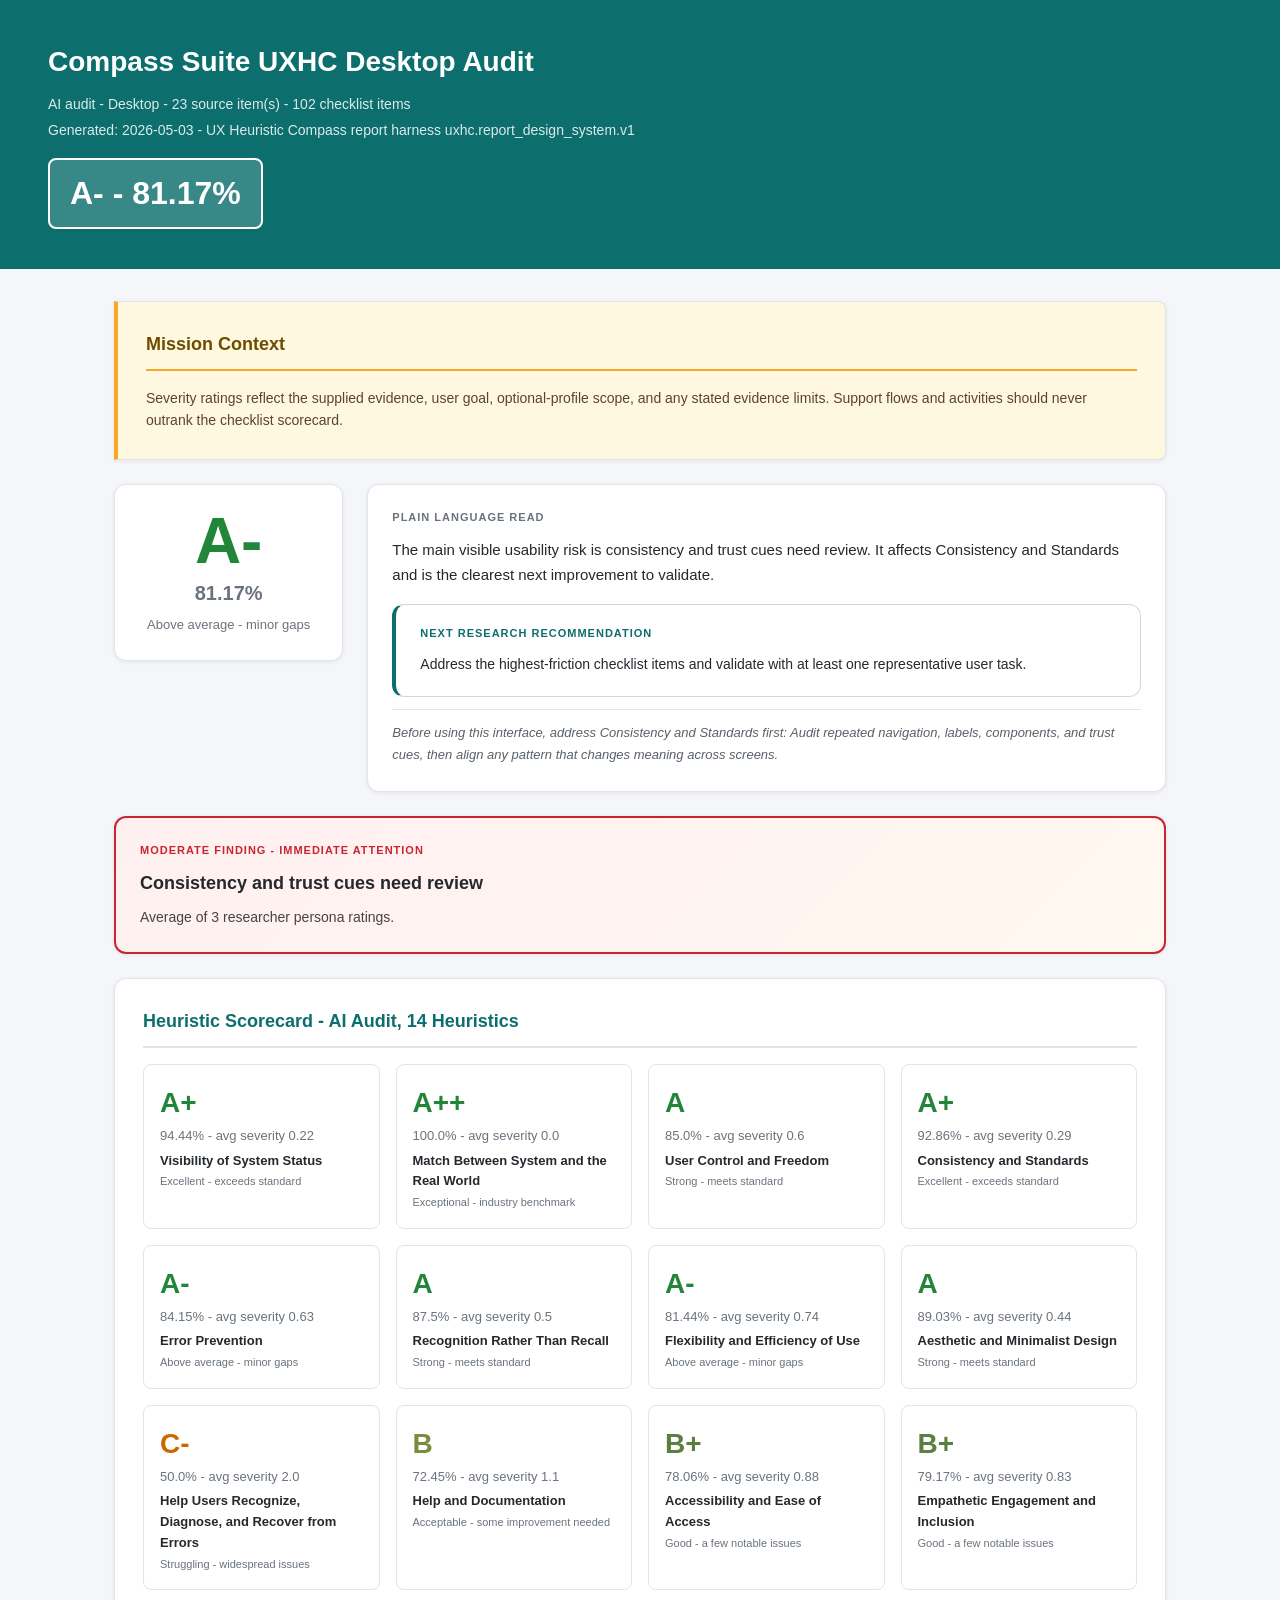
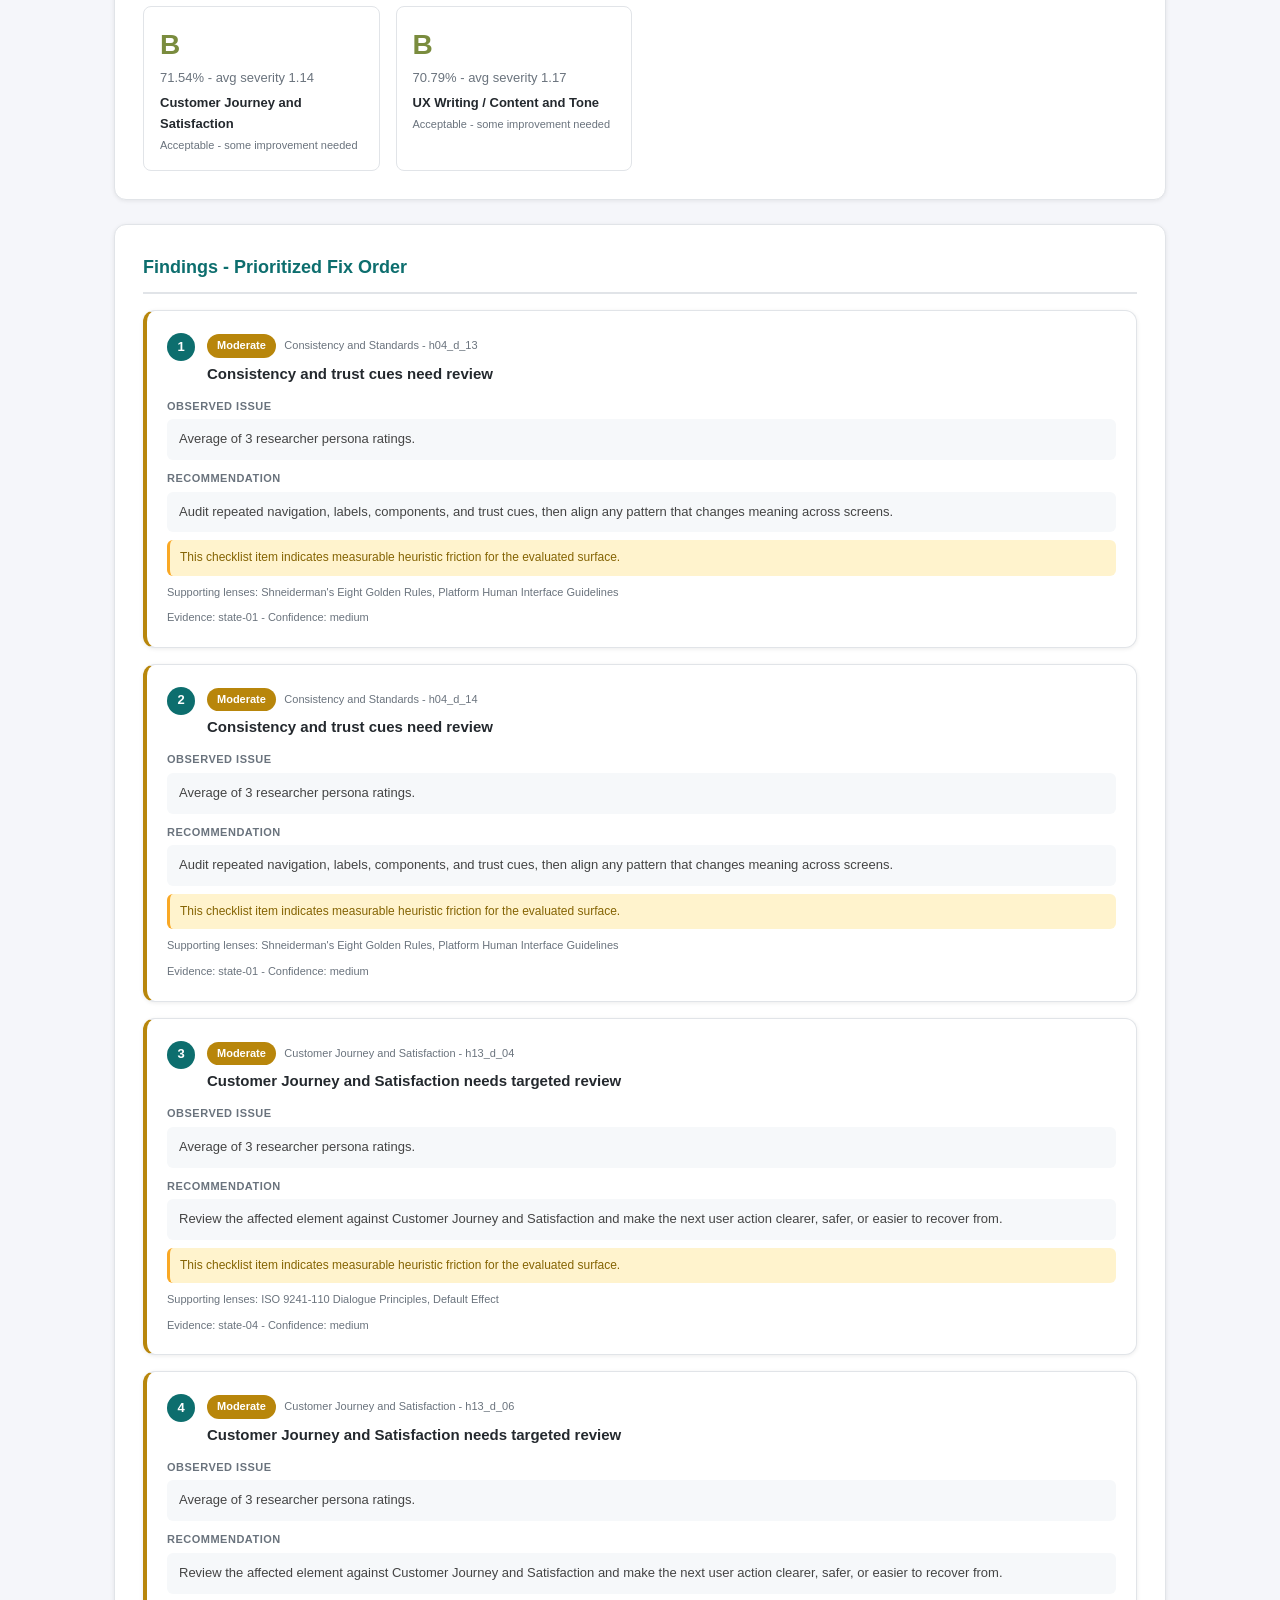
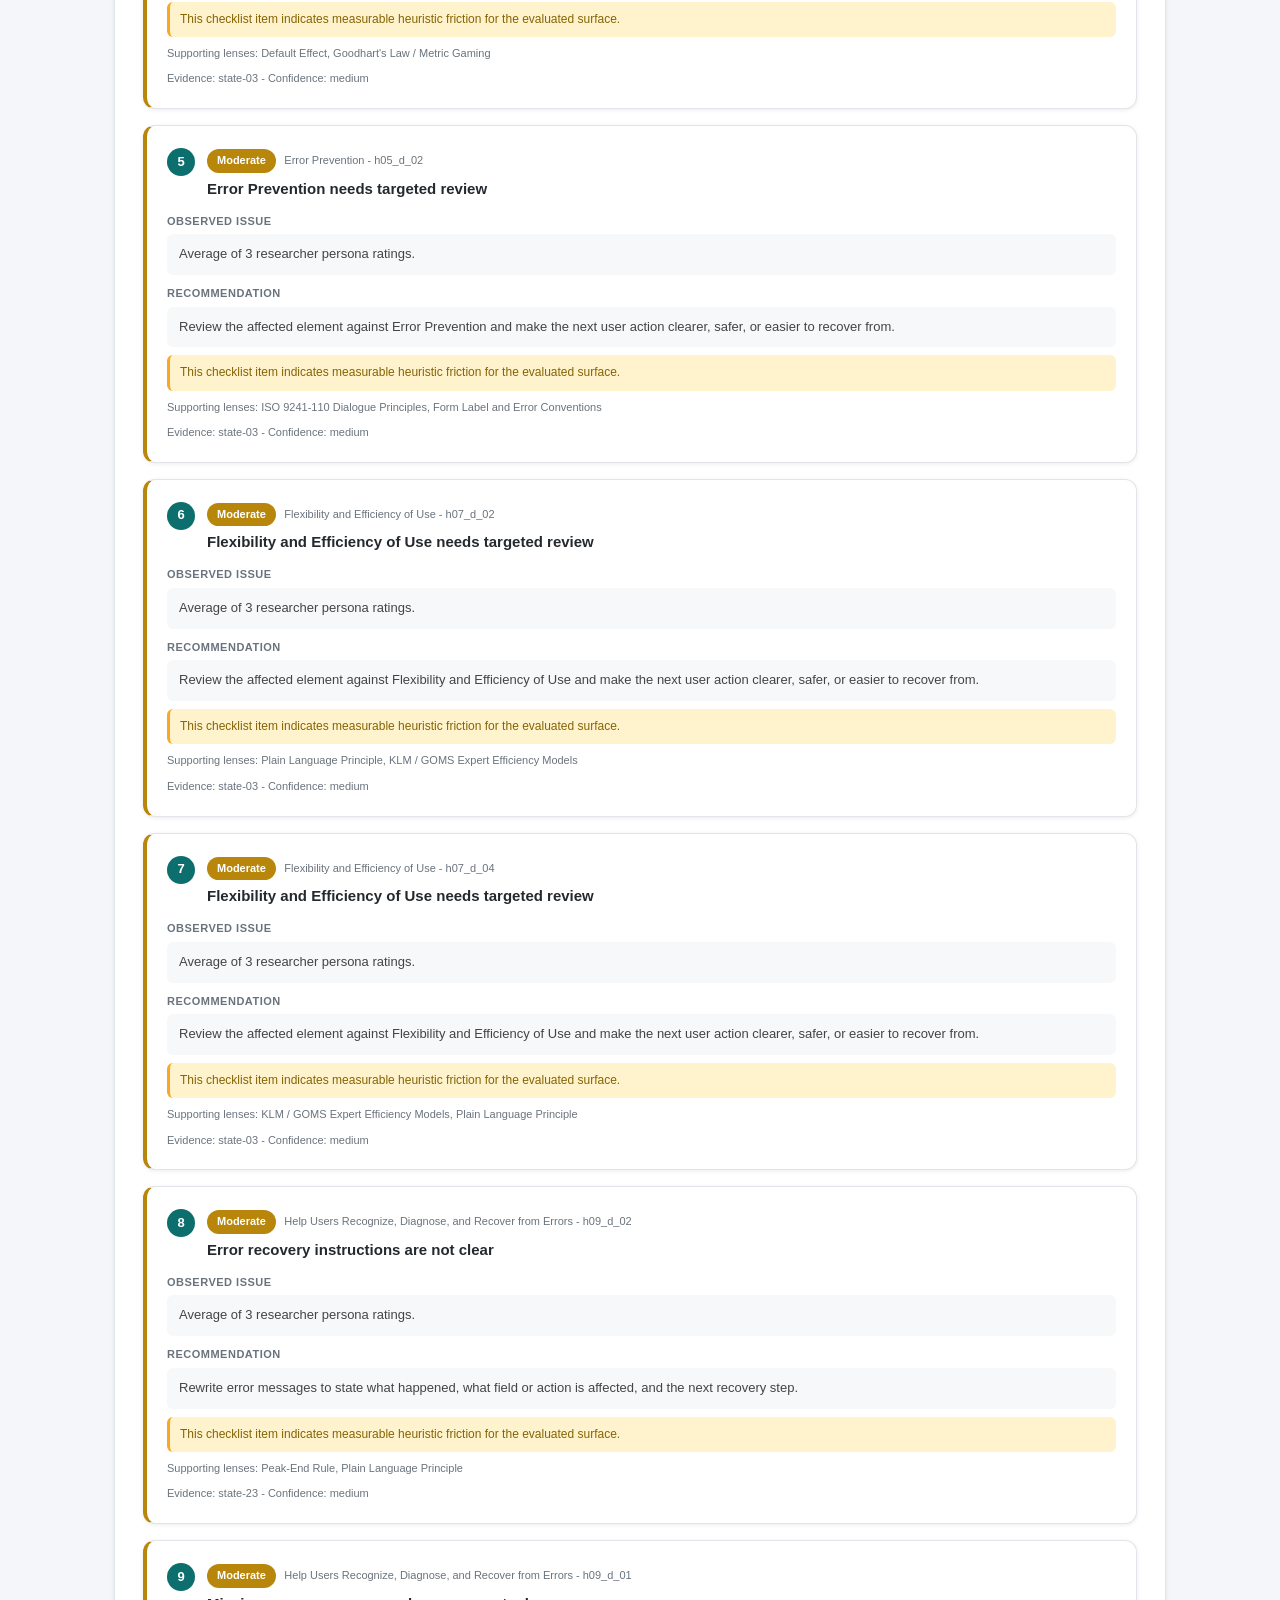
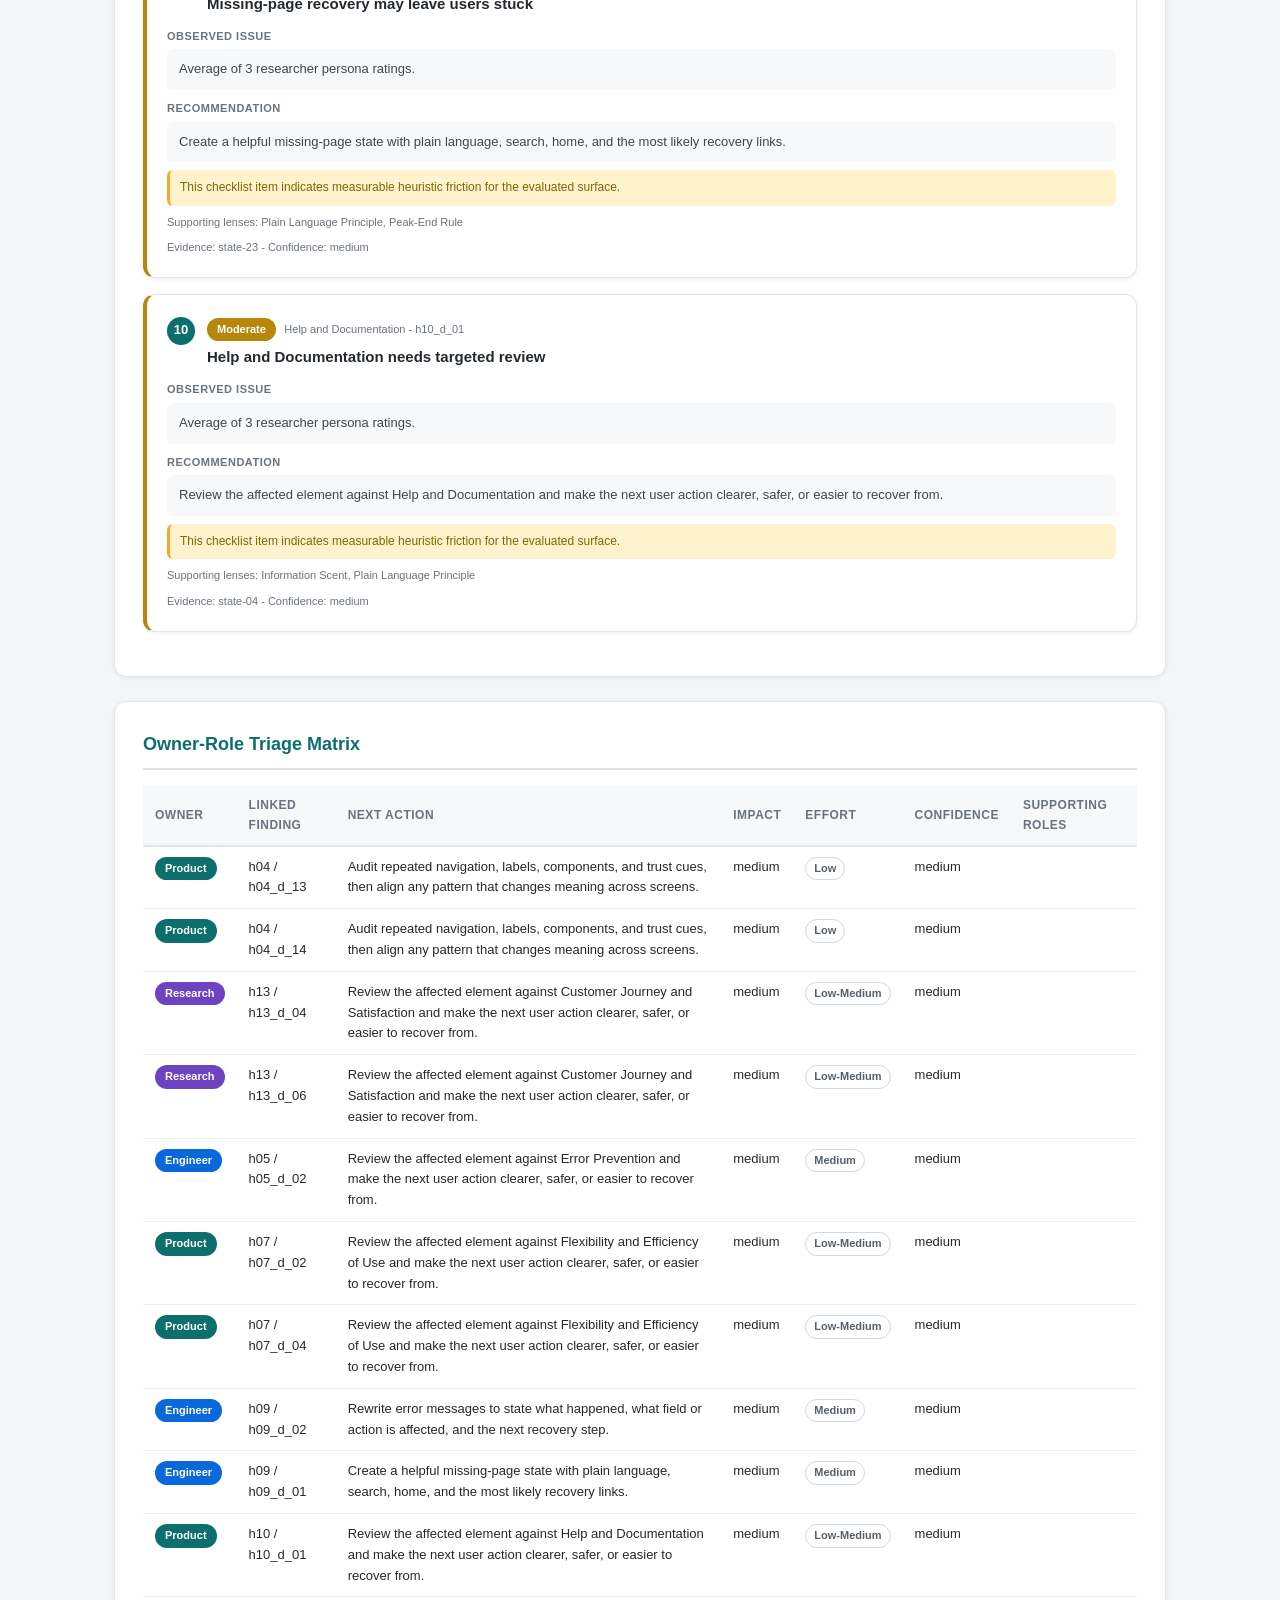
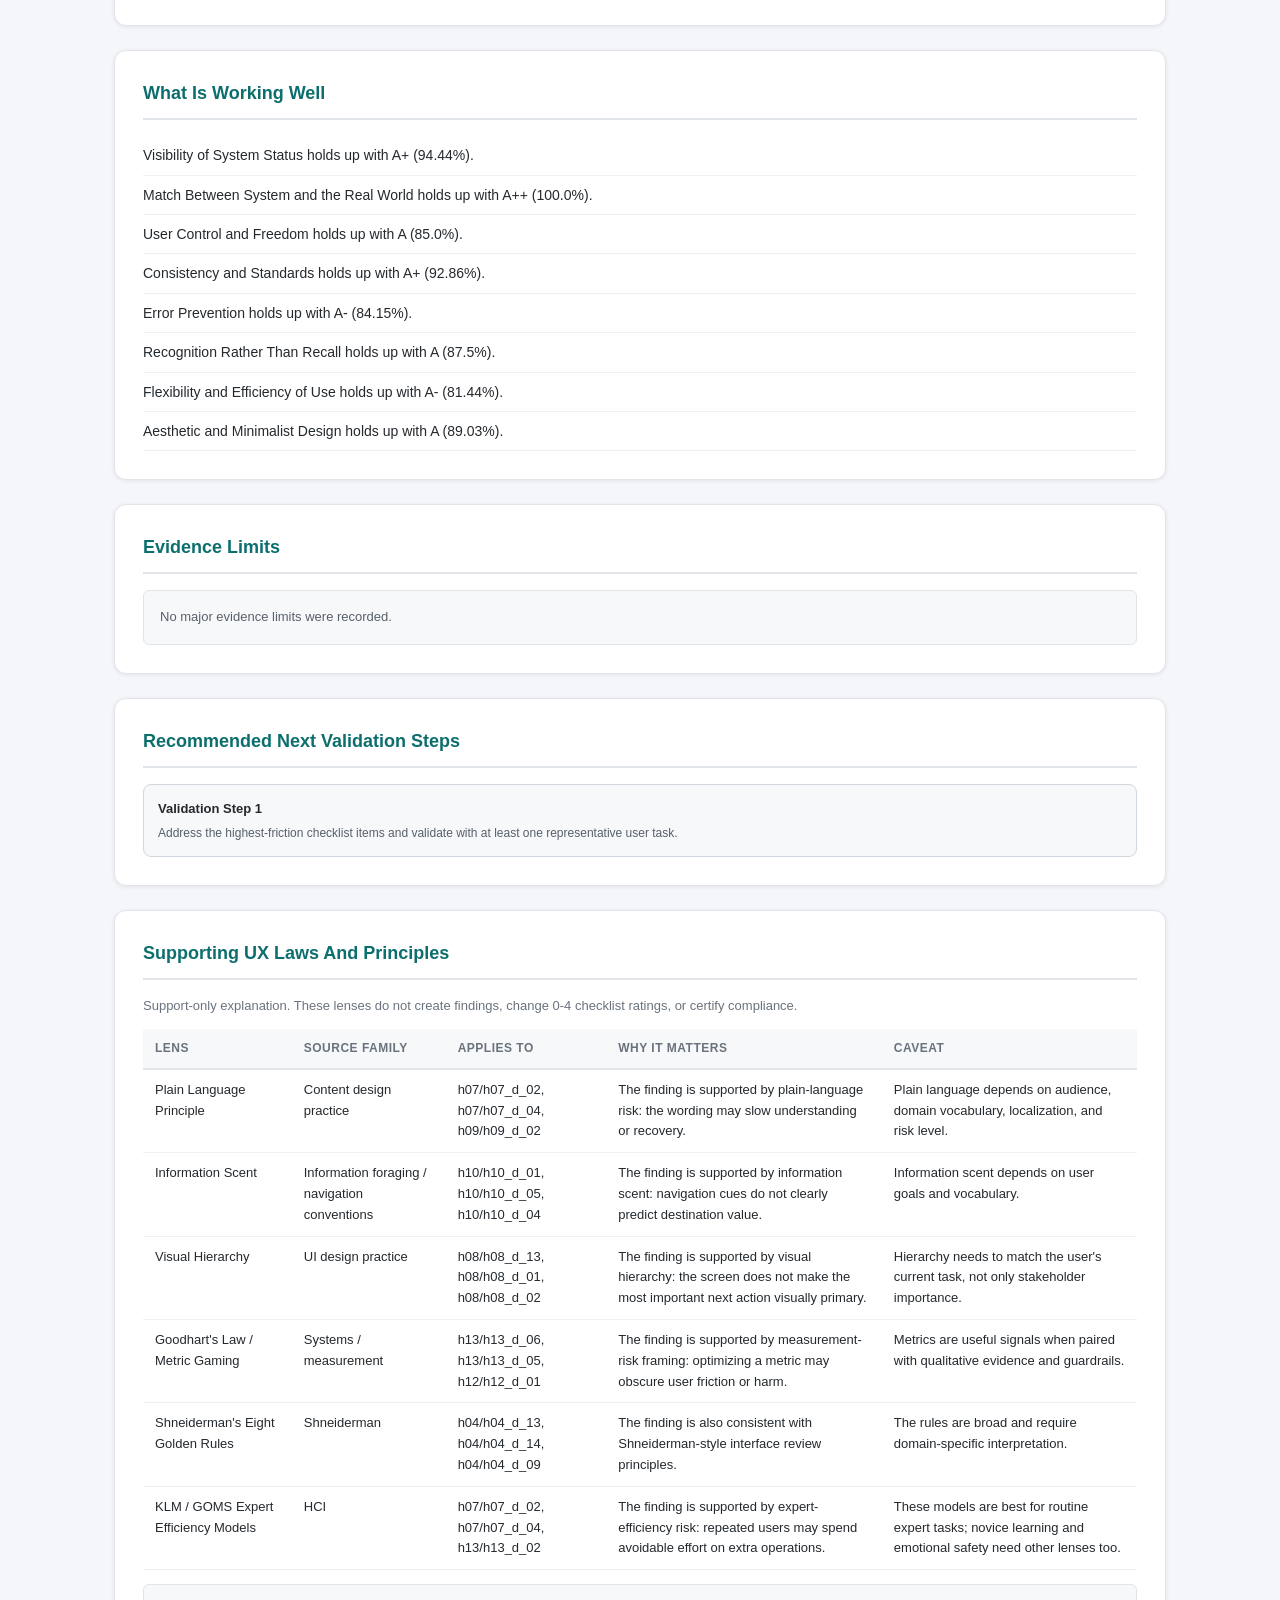
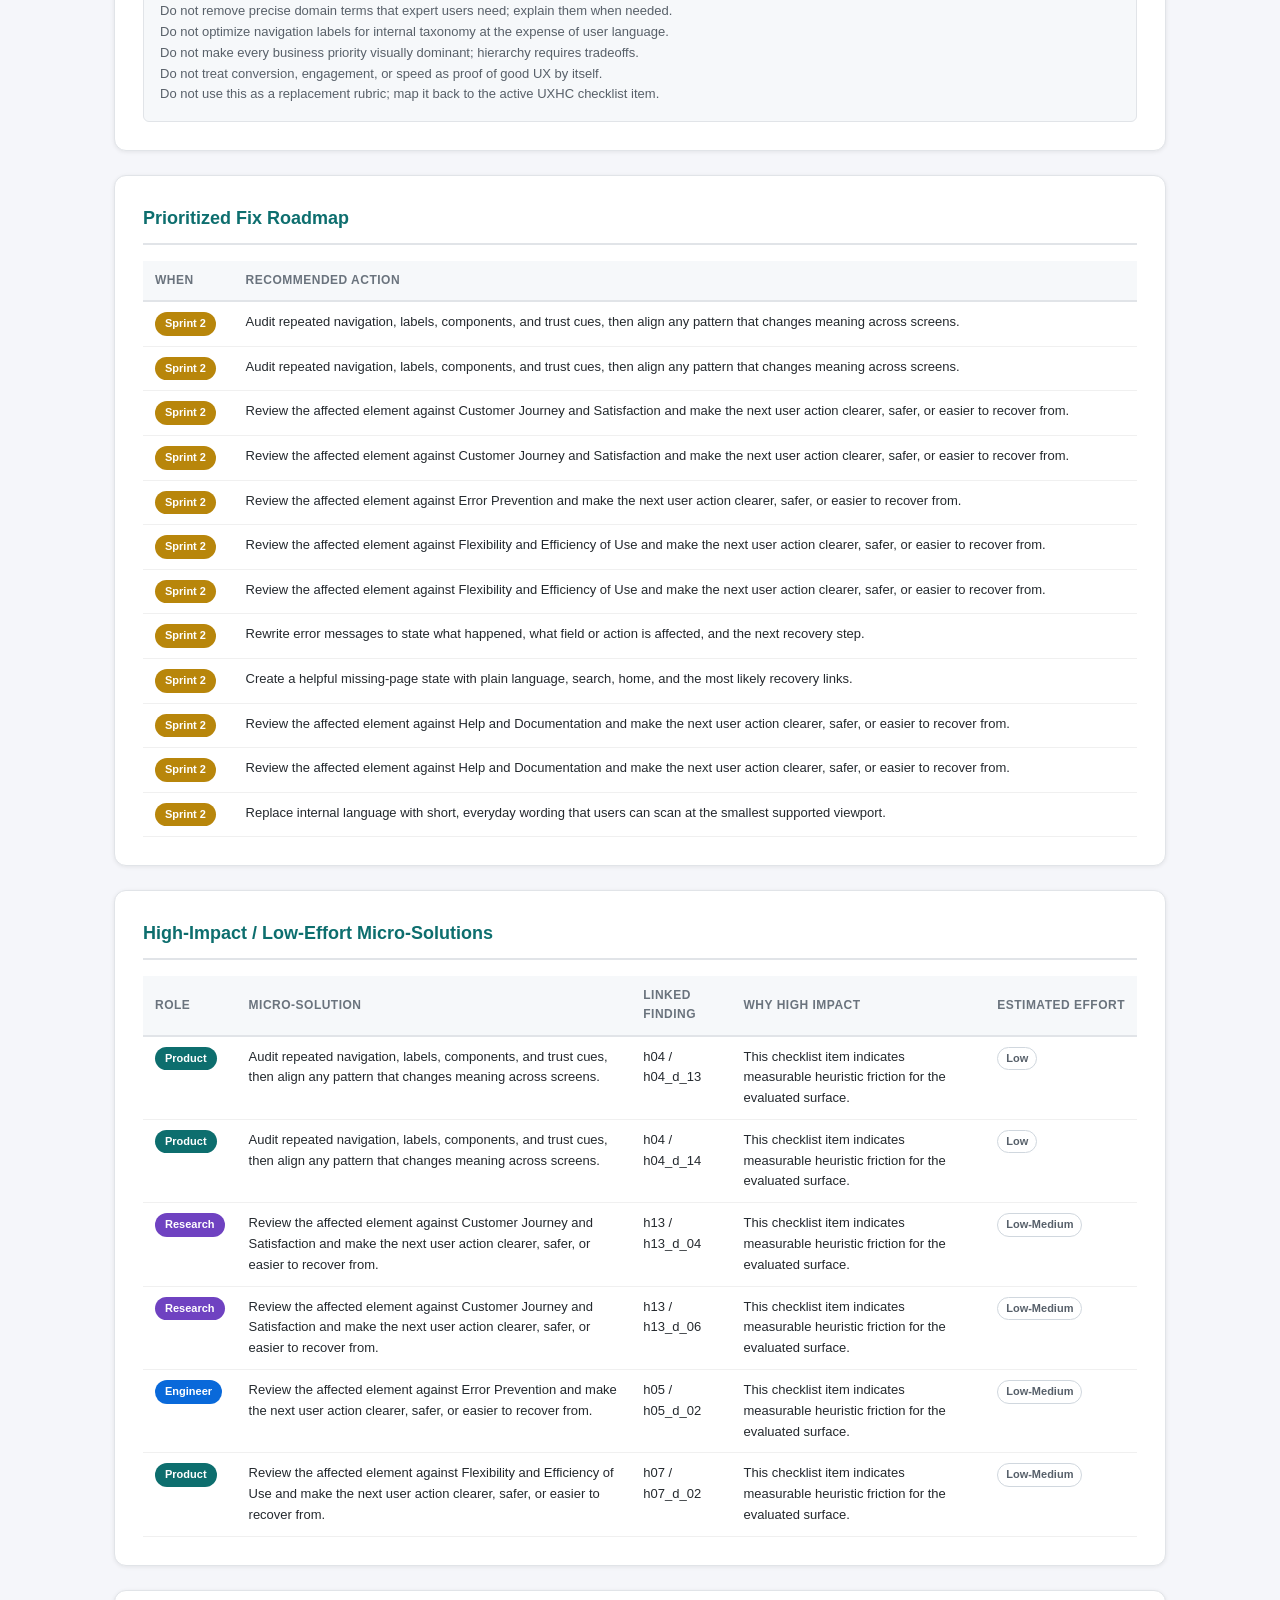
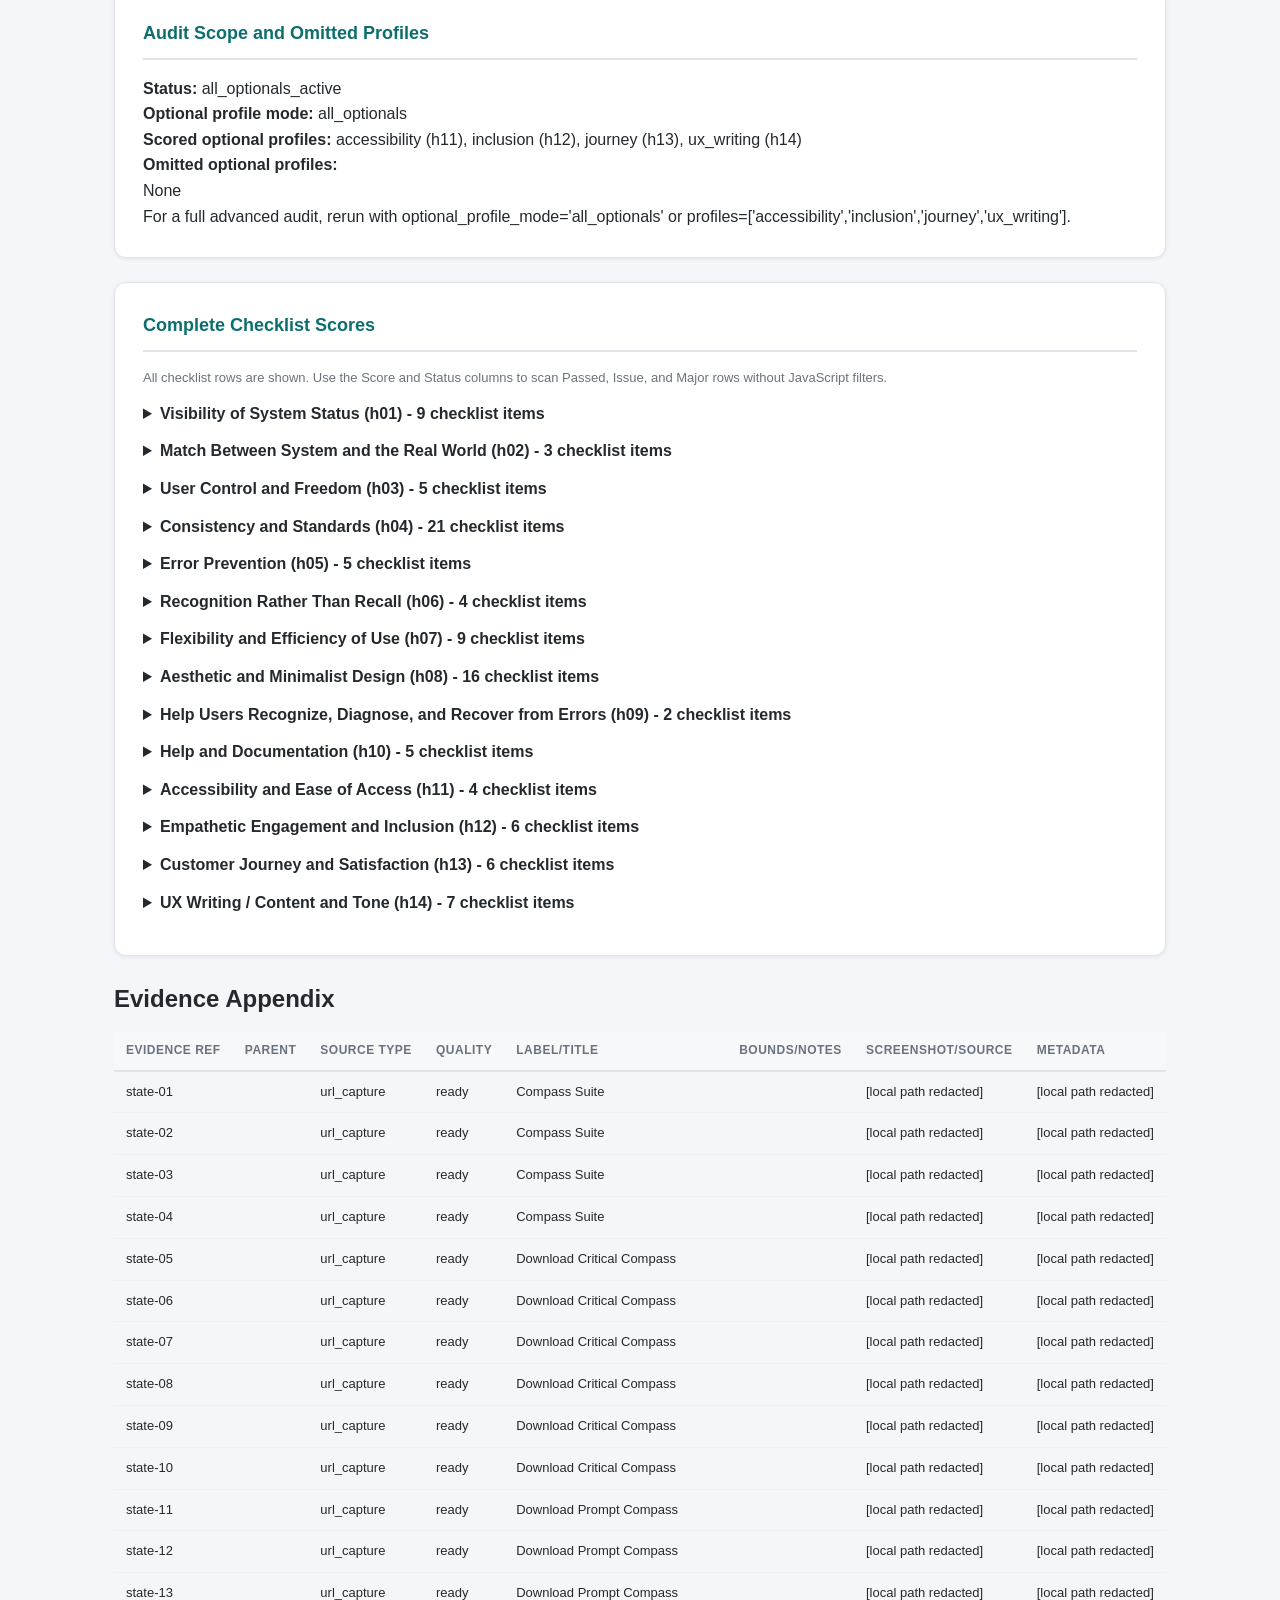
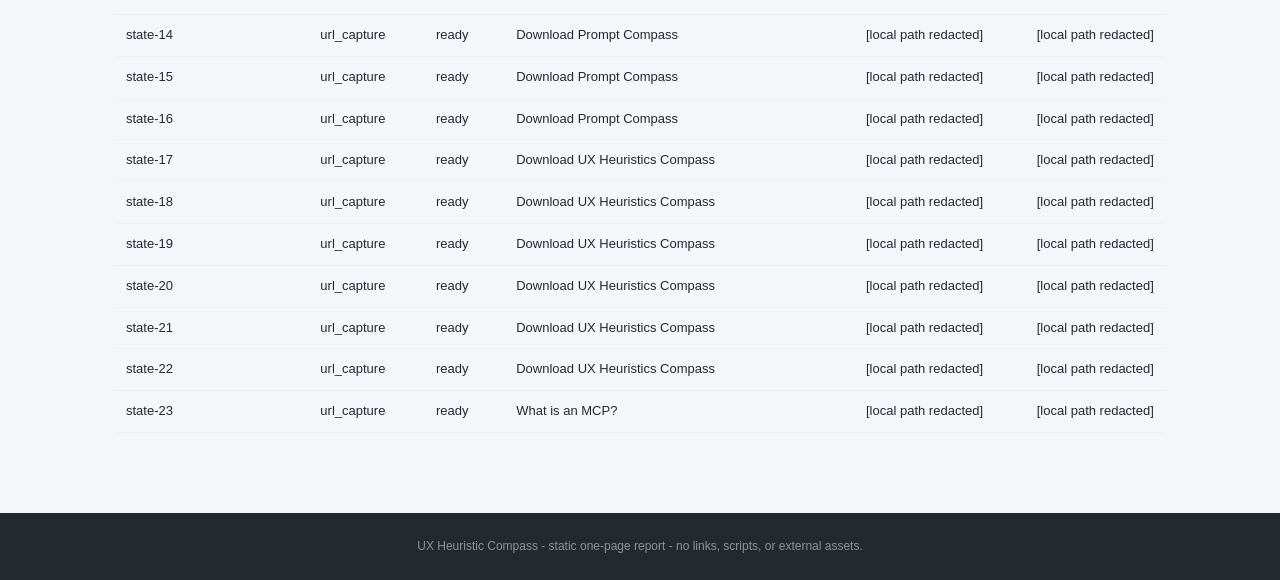
<file: examples/compass-suite-audit/codex-uxhc-desktop-audit.html>
<!doctype html>
<html lang="en">
<head>
  <script src="../../migration/forward.js"></script>
  <meta charset="utf-8">
  <meta name="viewport" content="width=device-width, initial-scale=1">
  <title>Compass Suite UXHC Desktop Audit</title>
  <style>
    * { box-sizing: border-box; margin: 0; padding: 0; }
    :root { color-scheme: light; --uxhc-green: #0d6e6e; --ink: #24292e; --muted: #6a737d; --line: #e1e4e8; --soft-line: #f0f0f0; --bg: #f5f6fa; --panel: #ffffff; --warning-bg: #fff8e1; --warning-line: #f9a825; --danger: #cb2431; --major: #c96a00; --medium: #b8860b; --success: #22863a; }
    body { font-family: -apple-system, BlinkMacSystemFont, "Segoe UI", Roboto, sans-serif; background: var(--bg); color: var(--ink); line-height: 1.6; }
    .header { background: var(--uxhc-green); color: #ffffff; padding: 40px 48px; }
    .header h1 { font-size: 28px; font-weight: 700; margin-bottom: 8px; }
    .header .meta { font-size: 14px; opacity: 0.86; margin-top: 4px; }
    .header .grade-badge { display: inline-block; background: rgba(255,255,255,0.18); border: 2px solid #ffffff; border-radius: 8px; padding: 8px 20px; font-size: 32px; font-weight: 800; margin-top: 16px; }
    .container { max-width: 1100px; margin: 0 auto; padding: 32px 24px; }
    .card, .plain-read, .overall-grade-card, .finding, .top-finding-alert, .scope-lock { background: var(--panel); border-radius: 12px; box-shadow: 0 1px 4px rgba(0,0,0,0.08); border: 1px solid var(--line); }
    .card, .scope-lock { padding: 28px; margin-bottom: 24px; }
    .card h2, .scope-lock h2 { font-size: 18px; font-weight: 700; margin-bottom: 16px; color: var(--uxhc-green); border-bottom: 2px solid var(--line); padding-bottom: 10px; }
    .mission-box { background: var(--warning-bg); border-left: 4px solid var(--warning-line); border-radius: 0 8px 8px 0; }
    .mission-box h2 { color: #6d4c00; border-bottom-color: var(--warning-line); }
    .mission-box p { color: #5d4037; font-size: 14px; }
    .overall-summary { display: flex; gap: 24px; align-items: flex-start; margin-bottom: 24px; flex-wrap: wrap; }
    .overall-grade-card { padding: 24px 32px; text-align: center; min-width: 160px; align-self: flex-start; }
    .overall-grade-card .big-grade { font-size: 64px; font-weight: 900; line-height: 1; }
    .overall-grade-card .pct { font-size: 20px; font-weight: 600; color: var(--muted); margin-top: 4px; }
    .overall-grade-card .descriptor { font-size: 13px; color: var(--muted); margin-top: 6px; max-width: 180px; }
    .plain-read { padding: 24px; flex: 1; min-width: 300px; }
    .label { font-size: 11px; font-weight: 700; text-transform: uppercase; letter-spacing: 1px; color: var(--muted); margin-bottom: 10px; }
    .plain-read p { font-size: 15px; color: var(--ink); line-height: 1.7; }
    .plain-read .before { font-size: 13px; color: #586069; margin-top: 12px; padding-top: 12px; border-top: 1px solid var(--line); font-style: italic; }
    .research-recommendation { background: #ffffff; border-radius: 12px; padding: 20px 24px; border: 1px solid #d0d7de; border-left: 4px solid var(--uxhc-green); margin-top: 16px; }
    .research-recommendation .label { color: var(--uxhc-green); }
    .research-recommendation p { font-size: 14px; }
    .top-finding-alert { background: linear-gradient(135deg, #fff0f0, #fff8f0); border: 2px solid var(--danger); padding: 24px; margin-bottom: 24px; }
    .top-finding-ok { background: #f6f8fa; border-color: var(--line); }
    .top-finding-alert .label { color: var(--danger); }
    .top-finding-alert h3 { font-size: 18px; font-weight: 700; margin-bottom: 8px; }
    .top-finding-alert p { font-size: 14px; color: #444; }
    .scorecard-grid { display: grid; grid-template-columns: repeat(auto-fill, minmax(220px, 1fr)); gap: 16px; }
    .score-item { border: 1px solid var(--line); border-radius: 8px; padding: 16px; }
    .score-item .grade { font-size: 28px; font-weight: 800; }
    .score-item .pct { font-size: 13px; color: var(--muted); }
    .score-item .name { font-size: 13px; font-weight: 600; margin-top: 4px; }
    .score-item .desc { font-size: 11px; color: var(--muted); margin-top: 2px; }
    .finding { padding: 20px; margin-bottom: 16px; border-left: 4px solid var(--medium); }
    .finding-header { display: flex; align-items: flex-start; gap: 12px; margin-bottom: 12px; }
    .rank { background: var(--uxhc-green); color: #ffffff; width: 28px; height: 28px; border-radius: 50%; display: flex; align-items: center; justify-content: center; font-weight: 700; font-size: 13px; flex-shrink: 0; margin-top: 2px; }
    .severity-badge, .sprint-badge, .role-badge { display: inline-block; border-radius: 12px; padding: 3px 10px; font-size: 11px; font-weight: 700; color: #ffffff; white-space: nowrap; }
    .heuristic-tag { font-size: 11px; color: var(--muted); margin-left: 4px; }
    .finding h3 { font-size: 15px; font-weight: 700; margin-top: 4px; }
    .section { margin-top: 10px; }
    .section-label { font-size: 11px; font-weight: 700; text-transform: uppercase; letter-spacing: 0.5px; color: var(--muted); margin-bottom: 4px; }
    .section-content { font-size: 13px; color: #444; background: #f6f8fa; padding: 10px 12px; border-radius: 6px; }
    .mission-note { font-size: 12px; color: #856404; background: #fff3cd; padding: 8px 10px; border-radius: 6px; margin-top: 8px; border-left: 3px solid var(--warning-line); }
    .evidence-line { margin-top: 8px; font-size: 11px; color: var(--muted); }
    .strengths-list { list-style: none; }
    .strengths-list li { padding: 8px 0; border-bottom: 1px solid var(--soft-line); font-size: 14px; }
    .evidence-box { background: #f6f8fa; border: 1px solid var(--line); border-radius: 6px; padding: 16px; font-size: 13px; color: #586069; }
    .support-lens-warnings { margin-top: 14px; }
    .validation-list { display: grid; grid-template-columns: repeat(auto-fit, minmax(240px, 1fr)); gap: 12px; }
    .validation-option { border: 1px solid #d0d7de; background: #f6f8fa; border-radius: 8px; padding: 14px; }
    .option-title { font-size: 13px; font-weight: 700; margin-bottom: 4px; }
    .option-copy { font-size: 12px; color: #57606a; line-height: 1.55; }
    table { width: 100%; border-collapse: collapse; margin-top: 12px; font-size: 13px; }
    th { text-align: left; padding: 10px 12px; background: #f6f8fa; font-size: 12px; font-weight: 700; text-transform: uppercase; letter-spacing: 0.5px; color: var(--muted); border-bottom: 2px solid var(--line); }
    td { padding: 10px 12px; border-bottom: 1px solid var(--soft-line); font-size: 13px; vertical-align: top; }
    details { margin: 12px 0; }
    summary { cursor: pointer; font-weight: 700; }
    .section-intro { color: var(--muted); font-size: 13px; }
    .score-pill { display: inline-block; min-width: 30px; text-align: center; border-radius: 999px; padding: 2px 8px; color: #ffffff; font-size: 11px; font-weight: 800; background: var(--muted); }
    .severity-4, .severity-3 { background: var(--danger); }
    .severity-2 { background: var(--medium); }
    .severity-1 { background: var(--success); }
    .severity-0 { background: var(--muted); }
    .role-engineer { background: #0969da; }
    .role-designer { background: #8250df; }
    .role-product { background: var(--uxhc-green); }
    .role-research { background: #6f42c1; }
    .micro-solution-table th:last-child, .micro-solution-table td:last-child { min-width: 118px; white-space: nowrap; }
    .effort-pill { display: inline-block; border: 1px solid #d0d7de; border-radius: 999px; padding: 2px 8px; font-size: 11px; font-weight: 700; color: #57606a; background: #ffffff; white-space: nowrap; }
    footer { background: var(--ink); color: #8b949e; text-align: center; padding: 24px; font-size: 12px; margin-top: 48px; }
    @media (max-width: 700px) { .header { padding: 32px 24px; } .container { padding: 24px 16px; } .scorecard-grid { grid-template-columns: 1fr; } .plain-read { min-width: 100%; } table { display: block; overflow-x: auto; } }
  </style>
</head>
<body>
  <noscript><p>Working Tools has a new home. <a href="https://working-tools.jkylehobson.chatgpt.site/ux-heuristic-compass/examples/compass-suite-audit/codex-uxhc-desktop-audit.html">Open this page on Working Tools</a>.</p></noscript>
  <header class="header">
    <h1>Compass Suite UXHC Desktop Audit</h1>
    <div class="meta">AI audit - Desktop - 23 source item(s) - 102 checklist items</div>
    <div class="meta">Generated: 2026-05-03 - UX Heuristic Compass report harness uxhc.report_design_system.v1</div>
    <div class="grade-badge">A- - 81.17%</div>
  </header>
  <main class="container">
    
    <section class="mission-box card">
      <h2>Mission Context</h2>
      <p>Severity ratings reflect the supplied evidence, user goal, optional-profile scope, and any stated evidence limits. Support flows and activities should never outrank the checklist scorecard.</p>
    </section>
    
    
    <section class="overall-summary" aria-label="Overall audit summary">
      <div class="overall-grade-card">
        <div class="big-grade" style="color:#22863a">A-</div>
        <div class="pct">81.17%</div>
        <div class="descriptor">Above average - minor gaps</div>
      </div>
      <div class="plain-read">
        <div class="label">Plain Language Read</div>
        <p>The main visible usability risk is consistency and trust cues need review. It affects Consistency and Standards and is the clearest next improvement to validate.</p>
        <div class="research-recommendation">
          <div class="label">Next Research Recommendation</div>
          <p>Address the highest-friction checklist items and validate with at least one representative user task.</p>
        </div>
        <p class="before">Before using this interface, address Consistency and Standards first: Audit repeated navigation, labels, components, and trust cues, then align any pattern that changes meaning across screens.</p>
      </div>
    </section>
    
    
    <section class="top-finding-alert">
      <div class="label">Moderate Finding - Immediate Attention</div>
      <h3>Consistency and trust cues need review</h3>
      <p>Average of 3 researcher persona ratings.</p>
    </section>
    
    
    <section class="card">
      <h2>Heuristic Scorecard - AI Audit, 14 Heuristics</h2>
      <div class="scorecard-grid">
            <article class="score-item">
              <div class="grade" style="color:#22863a">A+</div>
              <div class="pct">94.44% - avg severity 0.22</div>
              <div class="name">Visibility of System Status</div>
              <div class="desc">Excellent - exceeds standard</div>
            </article>
            
            <article class="score-item">
              <div class="grade" style="color:#22863a">A++</div>
              <div class="pct">100.0% - avg severity 0.0</div>
              <div class="name">Match Between System and the Real World</div>
              <div class="desc">Exceptional - industry benchmark</div>
            </article>
            
            <article class="score-item">
              <div class="grade" style="color:#22863a">A</div>
              <div class="pct">85.0% - avg severity 0.6</div>
              <div class="name">User Control and Freedom</div>
              <div class="desc">Strong - meets standard</div>
            </article>
            
            <article class="score-item">
              <div class="grade" style="color:#22863a">A+</div>
              <div class="pct">92.86% - avg severity 0.29</div>
              <div class="name">Consistency and Standards</div>
              <div class="desc">Excellent - exceeds standard</div>
            </article>
            
            <article class="score-item">
              <div class="grade" style="color:#22863a">A-</div>
              <div class="pct">84.15% - avg severity 0.63</div>
              <div class="name">Error Prevention</div>
              <div class="desc">Above average - minor gaps</div>
            </article>
            
            <article class="score-item">
              <div class="grade" style="color:#22863a">A</div>
              <div class="pct">87.5% - avg severity 0.5</div>
              <div class="name">Recognition Rather Than Recall</div>
              <div class="desc">Strong - meets standard</div>
            </article>
            
            <article class="score-item">
              <div class="grade" style="color:#22863a">A-</div>
              <div class="pct">81.44% - avg severity 0.74</div>
              <div class="name">Flexibility and Efficiency of Use</div>
              <div class="desc">Above average - minor gaps</div>
            </article>
            
            <article class="score-item">
              <div class="grade" style="color:#22863a">A</div>
              <div class="pct">89.03% - avg severity 0.44</div>
              <div class="name">Aesthetic and Minimalist Design</div>
              <div class="desc">Strong - meets standard</div>
            </article>
            
            <article class="score-item">
              <div class="grade" style="color:#c96a00">C-</div>
              <div class="pct">50.0% - avg severity 2.0</div>
              <div class="name">Help Users Recognize, Diagnose, and Recover from Errors</div>
              <div class="desc">Struggling - widespread issues</div>
            </article>
            
            <article class="score-item">
              <div class="grade" style="color:#7a8c3e">B</div>
              <div class="pct">72.45% - avg severity 1.1</div>
              <div class="name">Help and Documentation</div>
              <div class="desc">Acceptable - some improvement needed</div>
            </article>
            
            <article class="score-item">
              <div class="grade" style="color:#5a7f3e">B+</div>
              <div class="pct">78.06% - avg severity 0.88</div>
              <div class="name">Accessibility and Ease of Access</div>
              <div class="desc">Good - a few notable issues</div>
            </article>
            
            <article class="score-item">
              <div class="grade" style="color:#5a7f3e">B+</div>
              <div class="pct">79.17% - avg severity 0.83</div>
              <div class="name">Empathetic Engagement and Inclusion</div>
              <div class="desc">Good - a few notable issues</div>
            </article>
            
            <article class="score-item">
              <div class="grade" style="color:#7a8c3e">B</div>
              <div class="pct">71.54% - avg severity 1.14</div>
              <div class="name">Customer Journey and Satisfaction</div>
              <div class="desc">Acceptable - some improvement needed</div>
            </article>
            
            <article class="score-item">
              <div class="grade" style="color:#7a8c3e">B</div>
              <div class="pct">70.79% - avg severity 1.17</div>
              <div class="name">UX Writing / Content and Tone</div>
              <div class="desc">Acceptable - some improvement needed</div>
            </article>
            </div>
    </section>
    
    
    <section class="card">
      <h2>Findings - Prioritized Fix Order</h2>
      
            <article class="finding" style="border-left-color:#b8860b">
              <div class="finding-header">
                <div class="rank">1</div>
                <div>
                  <div><span class="severity-badge" style="background:#b8860b">Moderate</span> <span class="heuristic-tag">Consistency and Standards - h04_d_13</span></div>
                  <h3>Consistency and trust cues need review</h3>
                </div>
              </div>
              <div class="section"><div class="section-label">Observed Issue</div><div class="section-content">Average of 3 researcher persona ratings.</div></div>
              <div class="section"><div class="section-label">Recommendation</div><div class="section-content">Audit repeated navigation, labels, components, and trust cues, then align any pattern that changes meaning across screens.</div></div>
              <div class="mission-note">This checklist item indicates measurable heuristic friction for the evaluated surface.</div>
              <div class="evidence-line">Supporting lenses: Shneiderman&#x27;s Eight Golden Rules, Platform Human Interface Guidelines</div>
              <div class="evidence-line">Evidence: state-01 - Confidence: medium</div>
            </article>
            
            <article class="finding" style="border-left-color:#b8860b">
              <div class="finding-header">
                <div class="rank">2</div>
                <div>
                  <div><span class="severity-badge" style="background:#b8860b">Moderate</span> <span class="heuristic-tag">Consistency and Standards - h04_d_14</span></div>
                  <h3>Consistency and trust cues need review</h3>
                </div>
              </div>
              <div class="section"><div class="section-label">Observed Issue</div><div class="section-content">Average of 3 researcher persona ratings.</div></div>
              <div class="section"><div class="section-label">Recommendation</div><div class="section-content">Audit repeated navigation, labels, components, and trust cues, then align any pattern that changes meaning across screens.</div></div>
              <div class="mission-note">This checklist item indicates measurable heuristic friction for the evaluated surface.</div>
              <div class="evidence-line">Supporting lenses: Shneiderman&#x27;s Eight Golden Rules, Platform Human Interface Guidelines</div>
              <div class="evidence-line">Evidence: state-01 - Confidence: medium</div>
            </article>
            
            <article class="finding" style="border-left-color:#b8860b">
              <div class="finding-header">
                <div class="rank">3</div>
                <div>
                  <div><span class="severity-badge" style="background:#b8860b">Moderate</span> <span class="heuristic-tag">Customer Journey and Satisfaction - h13_d_04</span></div>
                  <h3>Customer Journey and Satisfaction needs targeted review</h3>
                </div>
              </div>
              <div class="section"><div class="section-label">Observed Issue</div><div class="section-content">Average of 3 researcher persona ratings.</div></div>
              <div class="section"><div class="section-label">Recommendation</div><div class="section-content">Review the affected element against Customer Journey and Satisfaction and make the next user action clearer, safer, or easier to recover from.</div></div>
              <div class="mission-note">This checklist item indicates measurable heuristic friction for the evaluated surface.</div>
              <div class="evidence-line">Supporting lenses: ISO 9241-110 Dialogue Principles, Default Effect</div>
              <div class="evidence-line">Evidence: state-04 - Confidence: medium</div>
            </article>
            
            <article class="finding" style="border-left-color:#b8860b">
              <div class="finding-header">
                <div class="rank">4</div>
                <div>
                  <div><span class="severity-badge" style="background:#b8860b">Moderate</span> <span class="heuristic-tag">Customer Journey and Satisfaction - h13_d_06</span></div>
                  <h3>Customer Journey and Satisfaction needs targeted review</h3>
                </div>
              </div>
              <div class="section"><div class="section-label">Observed Issue</div><div class="section-content">Average of 3 researcher persona ratings.</div></div>
              <div class="section"><div class="section-label">Recommendation</div><div class="section-content">Review the affected element against Customer Journey and Satisfaction and make the next user action clearer, safer, or easier to recover from.</div></div>
              <div class="mission-note">This checklist item indicates measurable heuristic friction for the evaluated surface.</div>
              <div class="evidence-line">Supporting lenses: Default Effect, Goodhart&#x27;s Law / Metric Gaming</div>
              <div class="evidence-line">Evidence: state-03 - Confidence: medium</div>
            </article>
            
            <article class="finding" style="border-left-color:#b8860b">
              <div class="finding-header">
                <div class="rank">5</div>
                <div>
                  <div><span class="severity-badge" style="background:#b8860b">Moderate</span> <span class="heuristic-tag">Error Prevention - h05_d_02</span></div>
                  <h3>Error Prevention needs targeted review</h3>
                </div>
              </div>
              <div class="section"><div class="section-label">Observed Issue</div><div class="section-content">Average of 3 researcher persona ratings.</div></div>
              <div class="section"><div class="section-label">Recommendation</div><div class="section-content">Review the affected element against Error Prevention and make the next user action clearer, safer, or easier to recover from.</div></div>
              <div class="mission-note">This checklist item indicates measurable heuristic friction for the evaluated surface.</div>
              <div class="evidence-line">Supporting lenses: ISO 9241-110 Dialogue Principles, Form Label and Error Conventions</div>
              <div class="evidence-line">Evidence: state-03 - Confidence: medium</div>
            </article>
            
            <article class="finding" style="border-left-color:#b8860b">
              <div class="finding-header">
                <div class="rank">6</div>
                <div>
                  <div><span class="severity-badge" style="background:#b8860b">Moderate</span> <span class="heuristic-tag">Flexibility and Efficiency of Use - h07_d_02</span></div>
                  <h3>Flexibility and Efficiency of Use needs targeted review</h3>
                </div>
              </div>
              <div class="section"><div class="section-label">Observed Issue</div><div class="section-content">Average of 3 researcher persona ratings.</div></div>
              <div class="section"><div class="section-label">Recommendation</div><div class="section-content">Review the affected element against Flexibility and Efficiency of Use and make the next user action clearer, safer, or easier to recover from.</div></div>
              <div class="mission-note">This checklist item indicates measurable heuristic friction for the evaluated surface.</div>
              <div class="evidence-line">Supporting lenses: Plain Language Principle, KLM / GOMS Expert Efficiency Models</div>
              <div class="evidence-line">Evidence: state-03 - Confidence: medium</div>
            </article>
            
            <article class="finding" style="border-left-color:#b8860b">
              <div class="finding-header">
                <div class="rank">7</div>
                <div>
                  <div><span class="severity-badge" style="background:#b8860b">Moderate</span> <span class="heuristic-tag">Flexibility and Efficiency of Use - h07_d_04</span></div>
                  <h3>Flexibility and Efficiency of Use needs targeted review</h3>
                </div>
              </div>
              <div class="section"><div class="section-label">Observed Issue</div><div class="section-content">Average of 3 researcher persona ratings.</div></div>
              <div class="section"><div class="section-label">Recommendation</div><div class="section-content">Review the affected element against Flexibility and Efficiency of Use and make the next user action clearer, safer, or easier to recover from.</div></div>
              <div class="mission-note">This checklist item indicates measurable heuristic friction for the evaluated surface.</div>
              <div class="evidence-line">Supporting lenses: KLM / GOMS Expert Efficiency Models, Plain Language Principle</div>
              <div class="evidence-line">Evidence: state-03 - Confidence: medium</div>
            </article>
            
            <article class="finding" style="border-left-color:#b8860b">
              <div class="finding-header">
                <div class="rank">8</div>
                <div>
                  <div><span class="severity-badge" style="background:#b8860b">Moderate</span> <span class="heuristic-tag">Help Users Recognize, Diagnose, and Recover from Errors - h09_d_02</span></div>
                  <h3>Error recovery instructions are not clear</h3>
                </div>
              </div>
              <div class="section"><div class="section-label">Observed Issue</div><div class="section-content">Average of 3 researcher persona ratings.</div></div>
              <div class="section"><div class="section-label">Recommendation</div><div class="section-content">Rewrite error messages to state what happened, what field or action is affected, and the next recovery step.</div></div>
              <div class="mission-note">This checklist item indicates measurable heuristic friction for the evaluated surface.</div>
              <div class="evidence-line">Supporting lenses: Peak-End Rule, Plain Language Principle</div>
              <div class="evidence-line">Evidence: state-23 - Confidence: medium</div>
            </article>
            
            <article class="finding" style="border-left-color:#b8860b">
              <div class="finding-header">
                <div class="rank">9</div>
                <div>
                  <div><span class="severity-badge" style="background:#b8860b">Moderate</span> <span class="heuristic-tag">Help Users Recognize, Diagnose, and Recover from Errors - h09_d_01</span></div>
                  <h3>Missing-page recovery may leave users stuck</h3>
                </div>
              </div>
              <div class="section"><div class="section-label">Observed Issue</div><div class="section-content">Average of 3 researcher persona ratings.</div></div>
              <div class="section"><div class="section-label">Recommendation</div><div class="section-content">Create a helpful missing-page state with plain language, search, home, and the most likely recovery links.</div></div>
              <div class="mission-note">This checklist item indicates measurable heuristic friction for the evaluated surface.</div>
              <div class="evidence-line">Supporting lenses: Plain Language Principle, Peak-End Rule</div>
              <div class="evidence-line">Evidence: state-23 - Confidence: medium</div>
            </article>
            
            <article class="finding" style="border-left-color:#b8860b">
              <div class="finding-header">
                <div class="rank">10</div>
                <div>
                  <div><span class="severity-badge" style="background:#b8860b">Moderate</span> <span class="heuristic-tag">Help and Documentation - h10_d_01</span></div>
                  <h3>Help and Documentation needs targeted review</h3>
                </div>
              </div>
              <div class="section"><div class="section-label">Observed Issue</div><div class="section-content">Average of 3 researcher persona ratings.</div></div>
              <div class="section"><div class="section-label">Recommendation</div><div class="section-content">Review the affected element against Help and Documentation and make the next user action clearer, safer, or easier to recover from.</div></div>
              <div class="mission-note">This checklist item indicates measurable heuristic friction for the evaluated surface.</div>
              <div class="evidence-line">Supporting lenses: Information Scent, Plain Language Principle</div>
              <div class="evidence-line">Evidence: state-04 - Confidence: medium</div>
            </article>
            
    </section>
    
    
    <section class="card">
      <h2>Owner-Role Triage Matrix</h2>
      
        <table class="owner-triage-table">
          <thead><tr><th>Owner</th><th>Linked finding</th><th>Next action</th><th>Impact</th><th>Effort</th><th>Confidence</th><th>Supporting roles</th></tr></thead>
          <tbody>
                <tr>
                  <td><span class="role-badge role-product">Product</span></td>
                  <td>h04 / h04_d_13</td>
                  <td>Audit repeated navigation, labels, components, and trust cues, then align any pattern that changes meaning across screens.</td>
                  <td>medium</td>
                  <td><span class="effort-pill">Low</span></td>
                  <td>medium</td>
                  <td></td>
                </tr>
                
                <tr>
                  <td><span class="role-badge role-product">Product</span></td>
                  <td>h04 / h04_d_14</td>
                  <td>Audit repeated navigation, labels, components, and trust cues, then align any pattern that changes meaning across screens.</td>
                  <td>medium</td>
                  <td><span class="effort-pill">Low</span></td>
                  <td>medium</td>
                  <td></td>
                </tr>
                
                <tr>
                  <td><span class="role-badge role-research">Research</span></td>
                  <td>h13 / h13_d_04</td>
                  <td>Review the affected element against Customer Journey and Satisfaction and make the next user action clearer, safer, or easier to recover from.</td>
                  <td>medium</td>
                  <td><span class="effort-pill">Low-Medium</span></td>
                  <td>medium</td>
                  <td></td>
                </tr>
                
                <tr>
                  <td><span class="role-badge role-research">Research</span></td>
                  <td>h13 / h13_d_06</td>
                  <td>Review the affected element against Customer Journey and Satisfaction and make the next user action clearer, safer, or easier to recover from.</td>
                  <td>medium</td>
                  <td><span class="effort-pill">Low-Medium</span></td>
                  <td>medium</td>
                  <td></td>
                </tr>
                
                <tr>
                  <td><span class="role-badge role-engineer">Engineer</span></td>
                  <td>h05 / h05_d_02</td>
                  <td>Review the affected element against Error Prevention and make the next user action clearer, safer, or easier to recover from.</td>
                  <td>medium</td>
                  <td><span class="effort-pill">Medium</span></td>
                  <td>medium</td>
                  <td></td>
                </tr>
                
                <tr>
                  <td><span class="role-badge role-product">Product</span></td>
                  <td>h07 / h07_d_02</td>
                  <td>Review the affected element against Flexibility and Efficiency of Use and make the next user action clearer, safer, or easier to recover from.</td>
                  <td>medium</td>
                  <td><span class="effort-pill">Low-Medium</span></td>
                  <td>medium</td>
                  <td></td>
                </tr>
                
                <tr>
                  <td><span class="role-badge role-product">Product</span></td>
                  <td>h07 / h07_d_04</td>
                  <td>Review the affected element against Flexibility and Efficiency of Use and make the next user action clearer, safer, or easier to recover from.</td>
                  <td>medium</td>
                  <td><span class="effort-pill">Low-Medium</span></td>
                  <td>medium</td>
                  <td></td>
                </tr>
                
                <tr>
                  <td><span class="role-badge role-engineer">Engineer</span></td>
                  <td>h09 / h09_d_02</td>
                  <td>Rewrite error messages to state what happened, what field or action is affected, and the next recovery step.</td>
                  <td>medium</td>
                  <td><span class="effort-pill">Medium</span></td>
                  <td>medium</td>
                  <td></td>
                </tr>
                
                <tr>
                  <td><span class="role-badge role-engineer">Engineer</span></td>
                  <td>h09 / h09_d_01</td>
                  <td>Create a helpful missing-page state with plain language, search, home, and the most likely recovery links.</td>
                  <td>medium</td>
                  <td><span class="effort-pill">Medium</span></td>
                  <td>medium</td>
                  <td></td>
                </tr>
                
                <tr>
                  <td><span class="role-badge role-product">Product</span></td>
                  <td>h10 / h10_d_01</td>
                  <td>Review the affected element against Help and Documentation and make the next user action clearer, safer, or easier to recover from.</td>
                  <td>medium</td>
                  <td><span class="effort-pill">Low-Medium</span></td>
                  <td>medium</td>
                  <td></td>
                </tr>
                </tbody>
        </table>
        
    </section>
    
    
    <section class="card">
      <h2>What Is Working Well</h2>
      <ul class="strengths-list"><li>Visibility of System Status holds up with A+ (94.44%).</li><li>Match Between System and the Real World holds up with A++ (100.0%).</li><li>User Control and Freedom holds up with A (85.0%).</li><li>Consistency and Standards holds up with A+ (92.86%).</li><li>Error Prevention holds up with A- (84.15%).</li><li>Recognition Rather Than Recall holds up with A (87.5%).</li><li>Flexibility and Efficiency of Use holds up with A- (81.44%).</li><li>Aesthetic and Minimalist Design holds up with A (89.03%).</li></ul>
    </section>
    
    
    <section class="card">
      <h2>Evidence Limits</h2>
      <div class="evidence-box"><p>No major evidence limits were recorded.</p></div>
    </section>
    
    
    <section class="card">
      <h2>Recommended Next Validation Steps</h2>
      <div class="validation-list">
        <article class="validation-option">
          <div class="option-title">Validation Step 1</div>
          <div class="option-copy">Address the highest-friction checklist items and validate with at least one representative user task.</div>
        </article>
        </div>
    </section>
    
    
    <section class="card">
      <h2>Supporting UX Laws And Principles</h2>
      <p class="section-intro">Support-only explanation. These lenses do not create findings, change 0-4 checklist ratings, or certify compliance.</p>
      <table>
        <thead><tr><th>Lens</th><th>Source family</th><th>Applies to</th><th>Why it matters</th><th>Caveat</th></tr></thead>
        <tbody>
            <tr>
              <td>Plain Language Principle</td>
              <td>Content design practice</td>
              <td>h07/h07_d_02, h07/h07_d_04, h09/h09_d_02</td>
              <td>The finding is supported by plain-language risk: the wording may slow understanding or recovery.</td>
              <td>Plain language depends on audience, domain vocabulary, localization, and risk level.</td>
            </tr>
            
            <tr>
              <td>Information Scent</td>
              <td>Information foraging / navigation conventions</td>
              <td>h10/h10_d_01, h10/h10_d_05, h10/h10_d_04</td>
              <td>The finding is supported by information scent: navigation cues do not clearly predict destination value.</td>
              <td>Information scent depends on user goals and vocabulary.</td>
            </tr>
            
            <tr>
              <td>Visual Hierarchy</td>
              <td>UI design practice</td>
              <td>h08/h08_d_13, h08/h08_d_01, h08/h08_d_02</td>
              <td>The finding is supported by visual hierarchy: the screen does not make the most important next action visually primary.</td>
              <td>Hierarchy needs to match the user&#x27;s current task, not only stakeholder importance.</td>
            </tr>
            
            <tr>
              <td>Goodhart&#x27;s Law / Metric Gaming</td>
              <td>Systems / measurement</td>
              <td>h13/h13_d_06, h13/h13_d_05, h12/h12_d_01</td>
              <td>The finding is supported by measurement-risk framing: optimizing a metric may obscure user friction or harm.</td>
              <td>Metrics are useful signals when paired with qualitative evidence and guardrails.</td>
            </tr>
            
            <tr>
              <td>Shneiderman&#x27;s Eight Golden Rules</td>
              <td>Shneiderman</td>
              <td>h04/h04_d_13, h04/h04_d_14, h04/h04_d_09</td>
              <td>The finding is also consistent with Shneiderman-style interface review principles.</td>
              <td>The rules are broad and require domain-specific interpretation.</td>
            </tr>
            
            <tr>
              <td>KLM / GOMS Expert Efficiency Models</td>
              <td>HCI</td>
              <td>h07/h07_d_02, h07/h07_d_04, h13/h13_d_02</td>
              <td>The finding is supported by expert-efficiency risk: repeated users may spend avoidable effort on extra operations.</td>
              <td>These models are best for routine expert tasks; novice learning and emotional safety need other lenses too.</td>
            </tr>
            </tbody>
      </table>
      <div class="evidence-box support-lens-warnings"><p>Do not remove precise domain terms that expert users need; explain them when needed.</p><p>Do not optimize navigation labels for internal taxonomy at the expense of user language.</p><p>Do not make every business priority visually dominant; hierarchy requires tradeoffs.</p><p>Do not treat conversion, engagement, or speed as proof of good UX by itself.</p><p>Do not use this as a replacement rubric; map it back to the active UXHC checklist item.</p></div>
    </section>
    
    
    
    <section class="card">
      <h2>Prioritized Fix Roadmap</h2>
      <table class="roadmap-table">
        <thead><tr><th>When</th><th>Recommended action</th></tr></thead>
        <tbody><tr><td><span class="sprint-badge" style="background:#b8860b">Sprint 2</span></td><td>Audit repeated navigation, labels, components, and trust cues, then align any pattern that changes meaning across screens.</td></tr><tr><td><span class="sprint-badge" style="background:#b8860b">Sprint 2</span></td><td>Audit repeated navigation, labels, components, and trust cues, then align any pattern that changes meaning across screens.</td></tr><tr><td><span class="sprint-badge" style="background:#b8860b">Sprint 2</span></td><td>Review the affected element against Customer Journey and Satisfaction and make the next user action clearer, safer, or easier to recover from.</td></tr><tr><td><span class="sprint-badge" style="background:#b8860b">Sprint 2</span></td><td>Review the affected element against Customer Journey and Satisfaction and make the next user action clearer, safer, or easier to recover from.</td></tr><tr><td><span class="sprint-badge" style="background:#b8860b">Sprint 2</span></td><td>Review the affected element against Error Prevention and make the next user action clearer, safer, or easier to recover from.</td></tr><tr><td><span class="sprint-badge" style="background:#b8860b">Sprint 2</span></td><td>Review the affected element against Flexibility and Efficiency of Use and make the next user action clearer, safer, or easier to recover from.</td></tr><tr><td><span class="sprint-badge" style="background:#b8860b">Sprint 2</span></td><td>Review the affected element against Flexibility and Efficiency of Use and make the next user action clearer, safer, or easier to recover from.</td></tr><tr><td><span class="sprint-badge" style="background:#b8860b">Sprint 2</span></td><td>Rewrite error messages to state what happened, what field or action is affected, and the next recovery step.</td></tr><tr><td><span class="sprint-badge" style="background:#b8860b">Sprint 2</span></td><td>Create a helpful missing-page state with plain language, search, home, and the most likely recovery links.</td></tr><tr><td><span class="sprint-badge" style="background:#b8860b">Sprint 2</span></td><td>Review the affected element against Help and Documentation and make the next user action clearer, safer, or easier to recover from.</td></tr><tr><td><span class="sprint-badge" style="background:#b8860b">Sprint 2</span></td><td>Review the affected element against Help and Documentation and make the next user action clearer, safer, or easier to recover from.</td></tr><tr><td><span class="sprint-badge" style="background:#b8860b">Sprint 2</span></td><td>Replace internal language with short, everyday wording that users can scan at the smallest supported viewport.</td></tr></tbody>
      </table>
    </section>
    
    
    <section class="card">
      <h2>High-Impact / Low-Effort Micro-Solutions</h2>
      <table class="micro-solution-table">
        <thead><tr><th>Role</th><th>Micro-solution</th><th>Linked finding</th><th>Why high impact</th><th>Estimated effort</th></tr></thead>
        <tbody>
                <tr>
                  <td><span class="role-badge role-product">Product</span></td>
                  <td>Audit repeated navigation, labels, components, and trust cues, then align any pattern that changes meaning across screens.</td>
                  <td>h04 / h04_d_13</td>
                  <td>This checklist item indicates measurable heuristic friction for the evaluated surface.</td>
                  <td><span class="effort-pill">Low</span></td>
                </tr>
                
                <tr>
                  <td><span class="role-badge role-product">Product</span></td>
                  <td>Audit repeated navigation, labels, components, and trust cues, then align any pattern that changes meaning across screens.</td>
                  <td>h04 / h04_d_14</td>
                  <td>This checklist item indicates measurable heuristic friction for the evaluated surface.</td>
                  <td><span class="effort-pill">Low</span></td>
                </tr>
                
                <tr>
                  <td><span class="role-badge role-research">Research</span></td>
                  <td>Review the affected element against Customer Journey and Satisfaction and make the next user action clearer, safer, or easier to recover from.</td>
                  <td>h13 / h13_d_04</td>
                  <td>This checklist item indicates measurable heuristic friction for the evaluated surface.</td>
                  <td><span class="effort-pill">Low-Medium</span></td>
                </tr>
                
                <tr>
                  <td><span class="role-badge role-research">Research</span></td>
                  <td>Review the affected element against Customer Journey and Satisfaction and make the next user action clearer, safer, or easier to recover from.</td>
                  <td>h13 / h13_d_06</td>
                  <td>This checklist item indicates measurable heuristic friction for the evaluated surface.</td>
                  <td><span class="effort-pill">Low-Medium</span></td>
                </tr>
                
                <tr>
                  <td><span class="role-badge role-engineer">Engineer</span></td>
                  <td>Review the affected element against Error Prevention and make the next user action clearer, safer, or easier to recover from.</td>
                  <td>h05 / h05_d_02</td>
                  <td>This checklist item indicates measurable heuristic friction for the evaluated surface.</td>
                  <td><span class="effort-pill">Low-Medium</span></td>
                </tr>
                
                <tr>
                  <td><span class="role-badge role-product">Product</span></td>
                  <td>Review the affected element against Flexibility and Efficiency of Use and make the next user action clearer, safer, or easier to recover from.</td>
                  <td>h07 / h07_d_02</td>
                  <td>This checklist item indicates measurable heuristic friction for the evaluated surface.</td>
                  <td><span class="effort-pill">Low-Medium</span></td>
                </tr>
                </tbody>
      </table>
    </section>
    
    
    <section class="scope-lock">
      <h2>Audit Scope and Omitted Profiles</h2>
      <p><strong>Status:</strong> all_optionals_active</p>
      <p><strong>Optional profile mode:</strong> all_optionals</p>
      <p><strong>Scored optional profiles:</strong> accessibility (h11), inclusion (h12), journey (h13), ux_writing (h14)</p>
      <p><strong>Omitted optional profiles:</strong></p>
      <p>None</p>
      <p>For a full advanced audit, rerun with optional_profile_mode=&#x27;all_optionals&#x27; or profiles=[&#x27;accessibility&#x27;,&#x27;inclusion&#x27;,&#x27;journey&#x27;,&#x27;ux_writing&#x27;].</p>
    </section>
    
    <section class="card">
      <h2>Complete Checklist Scores</h2>
      
    <p class="section-intro">All checklist rows are shown. Use the Score and Status columns to scan Passed, Issue, and Major rows without JavaScript filters.</p>
    
            <details class="checklist-table">
              <summary>Visibility of System Status (h01) - 9 checklist items</summary>
              <table>
                <thead><tr><th>Item</th><th>Checklist text</th><th>Score</th><th>Status</th><th>Confidence</th><th>Severity basis</th><th>Evidence</th><th>Rationale</th></tr></thead>
                <tbody><tr class="checklist-row checklist-state-passed"><td>h01_d_01</td><td>Every interface begins with a title/header that describes page contents</td><td><span class="score-pill severity-0">0.0</span></td><td>Passed</td><td>medium</td><td></td><td>state-01, state-05, state-11, state-17, state-23</td><td>Average of 3 researcher persona ratings.</td></tr><tr class="checklist-row checklist-state-passed"><td>h01_d_02</td><td>Headings and subheadings are short, straightforward and descriptive</td><td><span class="score-pill severity-0">0.0</span></td><td>Passed</td><td>medium</td><td></td><td>state-01, state-05, state-11, state-17, state-23</td><td>Average of 3 researcher persona ratings.</td></tr><tr class="checklist-row checklist-state-passed"><td>h01_d_03</td><td>Value proposition is clearly stated on the home page (tagline or welcome blurb)</td><td><span class="score-pill severity-0">0.0</span></td><td>Passed</td><td>medium</td><td></td><td>state-01, state-05, state-11, state-17, state-23</td><td>Average of 3 researcher persona ratings.</td></tr><tr class="checklist-row checklist-state-passed"><td>h01_d_04</td><td>The items on the home page are clearly focused on primary actions</td><td><span class="score-pill severity-0">0.0</span></td><td>Passed</td><td>medium</td><td></td><td>state-01, state-05, state-11, state-17, state-23</td><td>Average of 3 researcher persona ratings.</td></tr><tr class="checklist-row checklist-state-passed"><td>h01_d_05</td><td>Each page is clearly branded so that the user knows they are on the same site</td><td><span class="score-pill severity-0">0.0</span></td><td>Passed</td><td>medium</td><td></td><td>state-01, state-05, state-11, state-17, state-23</td><td>Average of 3 researcher persona ratings.</td></tr><tr class="checklist-row checklist-state-passed"><td>h01_d_06</td><td>Navigation makes it clear which page I am on</td><td><span class="score-pill severity-0">0.0</span></td><td>Passed</td><td>medium</td><td></td><td>state-01, state-05, state-11, state-17, state-23</td><td>Average of 3 researcher persona ratings.</td></tr><tr class="checklist-row checklist-state-passed"><td>h01_d_07</td><td>Link names match the title of destination pages, so users will know when they have reached the intended page</td><td><span class="score-pill severity-0">0.0</span></td><td>Passed</td><td>medium</td><td></td><td>state-01, state-05, state-11, state-17, state-23</td><td>Average of 3 researcher persona ratings.</td></tr><tr class="checklist-row checklist-state-issue"><td>h01_d_08</td><td>Standard elements (page titles, site navigation, page navigation, privacy policy, etc.) are easy to locate</td><td><span class="score-pill severity-1">1.0</span></td><td>Issue</td><td>medium</td><td></td><td>state-01, state-05, state-11, state-17, state-23</td><td>Average of 3 researcher persona ratings.</td></tr><tr class="checklist-row checklist-state-issue"><td>h01_d_09</td><td>Logo is in a consistent location, and clicking the logo returns the user back to the home page</td><td><span class="score-pill severity-1">1.0</span></td><td>Issue</td><td>medium</td><td></td><td>state-01, state-05, state-11, state-17, state-23</td><td>Average of 3 researcher persona ratings.</td></tr></tbody>
              </table>
            </details>
            

            <details class="checklist-table">
              <summary>Match Between System and the Real World (h02) - 3 checklist items</summary>
              <table>
                <thead><tr><th>Item</th><th>Checklist text</th><th>Score</th><th>Status</th><th>Confidence</th><th>Severity basis</th><th>Evidence</th><th>Rationale</th></tr></thead>
                <tbody><tr class="checklist-row checklist-state-passed"><td>h02_d_01</td><td>Navigation tabs are located at the top of the page, and look like clickable versions of real-world tabs</td><td><span class="score-pill severity-0">0.0</span></td><td>Passed</td><td>medium</td><td></td><td>state-01, state-05, state-11, state-17, state-23</td><td>Average of 3 researcher persona ratings.</td></tr><tr class="checklist-row checklist-state-passed"><td>h02_d_02</td><td>Items that are not clickable do not have characteristics that suggest that they are clickable</td><td><span class="score-pill severity-0">0.0</span></td><td>Passed</td><td>medium</td><td></td><td>state-01, state-05, state-11, state-17, state-23</td><td>Average of 3 researcher persona ratings.</td></tr><tr class="checklist-row checklist-state-passed"><td>h02_d_03</td><td>Items that are clickable look like they are clickable</td><td><span class="score-pill severity-0">0.0</span></td><td>Passed</td><td>medium</td><td></td><td>state-01, state-05, state-11, state-17, state-23</td><td>Average of 3 researcher persona ratings.</td></tr></tbody>
              </table>
            </details>
            

            <details class="checklist-table">
              <summary>User Control and Freedom (h03) - 5 checklist items</summary>
              <table>
                <thead><tr><th>Item</th><th>Checklist text</th><th>Score</th><th>Status</th><th>Confidence</th><th>Severity basis</th><th>Evidence</th><th>Rationale</th></tr></thead>
                <tbody><tr class="checklist-row checklist-state-issue"><td>h03_d_01</td><td>There is a search box</td><td><span class="score-pill severity-1">1.0</span></td><td>Issue</td><td>medium</td><td></td><td>state-01, state-02, state-03, state-04, state-05, state-06, state-07, state-08, state-09, state-10, state-11, state-12, state-13, state-14, state-15, state-16, state-17, state-18, state-19, state-20, state-21, state-22, state-23</td><td>Average of 3 researcher persona ratings.</td></tr><tr class="checklist-row checklist-state-issue"><td>h03_d_02</td><td>There are clearly marked exits on every page allowing the user to bail out of the current task without having to depend on the browser Back button</td><td><span class="score-pill severity-1">1.0</span></td><td>Issue</td><td>medium</td><td></td><td>state-04, state-09, state-15, state-21, state-03, state-07</td><td>Average of 3 researcher persona ratings.</td></tr><tr class="checklist-row checklist-state-passed"><td>h03_d_03</td><td>The site does not disable the browser Back button and the Back button appears on the browser toolbar on every page</td><td><span class="score-pill severity-0">0.0</span></td><td>Passed</td><td>medium</td><td></td><td>state-01, state-05, state-11, state-17, state-23</td><td>Average of 3 researcher persona ratings.</td></tr><tr class="checklist-row checklist-state-passed"><td>h03_d_04</td><td>Clicking the back button always takes the user back to the page they came from</td><td><span class="score-pill severity-0">0.0</span></td><td>Passed</td><td>medium</td><td></td><td>state-01, state-05, state-11, state-17, state-23</td><td>Average of 3 researcher persona ratings.</td></tr><tr class="checklist-row checklist-state-issue"><td>h03_d_05</td><td>Undo and redo are supported</td><td><span class="score-pill severity-1">1.0</span></td><td>Issue</td><td>medium</td><td></td><td>state-23</td><td>Average of 3 researcher persona ratings.</td></tr></tbody>
              </table>
            </details>
            

            <details class="checklist-table">
              <summary>Consistency and Standards (h04) - 21 checklist items</summary>
              <table>
                <thead><tr><th>Item</th><th>Checklist text</th><th>Score</th><th>Status</th><th>Confidence</th><th>Severity basis</th><th>Evidence</th><th>Rationale</th></tr></thead>
                <tbody><tr class="checklist-row checklist-state-passed"><td>h04_d_01</td><td>In your expert opinion, site content does not look like advertisements</td><td><span class="score-pill severity-0">0.0</span></td><td>Passed</td><td>medium</td><td></td><td>state-01, state-05, state-11, state-17, state-23</td><td>Average of 3 researcher persona ratings.</td></tr><tr class="checklist-row checklist-state-passed"><td>h04_d_02</td><td>Clickable elements use a consistent style/color for primary, secondary, and tertiary actions</td><td><span class="score-pill severity-0">0.0</span></td><td>Passed</td><td>medium</td><td></td><td>state-01, state-05, state-11, state-17, state-23</td><td>Average of 3 researcher persona ratings.</td></tr><tr class="checklist-row checklist-state-passed"><td>h04_d_03</td><td>Value proposition is clearly stated on the home page (tagline or welcome blurb)</td><td><span class="score-pill severity-0">0.0</span></td><td>Passed</td><td>medium</td><td></td><td>state-01, state-05, state-11, state-17, state-23</td><td>Average of 3 researcher persona ratings.</td></tr><tr class="checklist-row checklist-state-passed"><td>h04_d_04</td><td>Navigation choices are ordered in the most logical or task-oriented manner, with less important corporate information at the bottom</td><td><span class="score-pill severity-0">0.0</span></td><td>Passed</td><td>medium</td><td></td><td>state-01, state-05, state-11, state-17, state-23</td><td>Average of 3 researcher persona ratings.</td></tr><tr class="checklist-row checklist-state-passed"><td>h04_d_05</td><td>All corporate information is grouped in one distinct area, such as About Us</td><td><span class="score-pill severity-0">0.0</span></td><td>Passed</td><td>medium</td><td></td><td>state-01, state-05, state-11, state-17, state-23</td><td>Average of 3 researcher persona ratings.</td></tr><tr class="checklist-row checklist-state-passed"><td>h04_d_06</td><td>The home page of the site has a memorable URL</td><td><span class="score-pill severity-0">0.0</span></td><td>Passed</td><td>medium</td><td></td><td>state-01, state-05, state-11, state-17, state-23</td><td>Average of 3 researcher persona ratings.</td></tr><tr class="checklist-row checklist-state-issue"><td>h04_d_07</td><td>Terminology is consistent with general web usage</td><td><span class="score-pill severity-1">1.0</span></td><td>Issue</td><td>medium</td><td></td><td>state-03, state-07, state-13, state-19</td><td>Average of 3 researcher persona ratings.</td></tr><tr class="checklist-row checklist-state-passed"><td>h04_d_08</td><td>There is a visible change when the mouse points at something clickable, excluding cursor changes</td><td><span class="score-pill severity-0">0.0</span></td><td>Passed</td><td>medium</td><td></td><td>state-01, state-05, state-11, state-17, state-23</td><td>Average of 3 researcher persona ratings.</td></tr><tr class="checklist-row checklist-state-issue"><td>h04_d_09</td><td>Hypertext links that invoke actions, such as downloads or new windows, are clearly distinguished from hypertext links that load another page</td><td><span class="score-pill severity-1">1.0</span></td><td>Issue</td><td>medium</td><td></td><td>state-03, state-07, state-13, state-19</td><td>Average of 3 researcher persona ratings.</td></tr><tr class="checklist-row checklist-state-passed"><td>h04_d_10</td><td>If the site spawns new windows, these will not confuse the user and can be easily closed</td><td><span class="score-pill severity-0">0.0</span></td><td>Passed</td><td>medium</td><td></td><td>state-01, state-05, state-11, state-17, state-23</td><td>Average of 3 researcher persona ratings.</td></tr><tr class="checklist-row checklist-state-passed"><td>h04_d_11</td><td>Menu instructions, prompts and messages appear in the same place on each screen</td><td><span class="score-pill severity-0">0.0</span></td><td>Passed</td><td>medium</td><td></td><td>state-01, state-05, state-11, state-17, state-23</td><td>Average of 3 researcher persona ratings.</td></tr><tr class="checklist-row checklist-state-passed"><td>h04_d_12</td><td>The content is up-to-date, authoritative and trustworthy</td><td><span class="score-pill severity-0">0.0</span></td><td>Passed</td><td>medium</td><td></td><td>state-01, state-05, state-11, state-17, state-23</td><td>Average of 3 researcher persona ratings.</td></tr><tr class="checklist-row checklist-state-issue"><td>h04_d_13</td><td>The site contains third-party support, such as citations or testimonials, to verify the accuracy of information</td><td><span class="score-pill severity-2">2.0</span></td><td>Issue</td><td>medium</td><td></td><td>state-01, state-05, state-11, state-17, state-23, state-03, state-07, state-13, state-19</td><td>Average of 3 researcher persona ratings.</td></tr><tr class="checklist-row checklist-state-issue"><td>h04_d_14</td><td>It is clear that there is a real organization behind the site, such as a physical address or office photo</td><td><span class="score-pill severity-2">2.0</span></td><td>Issue</td><td>medium</td><td></td><td>state-01, state-05, state-11, state-17, state-23, state-03, state-07, state-13, state-19</td><td>Average of 3 researcher persona ratings.</td></tr><tr class="checklist-row checklist-state-passed"><td>h04_d_15</td><td>The content is fresh: the site includes recent content</td><td><span class="score-pill severity-0">0.0</span></td><td>Passed</td><td>medium</td><td></td><td>state-01, state-05, state-11, state-17, state-23</td><td>Average of 3 researcher persona ratings.</td></tr><tr class="checklist-row checklist-state-passed"><td>h04_d_16</td><td>The site is free of typographic errors and spelling mistakes</td><td><span class="score-pill severity-0">0.0</span></td><td>Passed</td><td>medium</td><td></td><td>state-01, state-05, state-11, state-17, state-23</td><td>Average of 3 researcher persona ratings.</td></tr><tr class="checklist-row checklist-state-passed"><td>h04_d_17</td><td>The visual design is consistent, including colors, layout, iconography, etc.</td><td><span class="score-pill severity-0">0.0</span></td><td>Passed</td><td>medium</td><td></td><td>state-01, state-05, state-11, state-17, state-23</td><td>Average of 3 researcher persona ratings.</td></tr><tr class="checklist-row checklist-state-passed"><td>h04_d_18</td><td>On content pages, line lengths are neither too short (under 50 characters per line) nor too long (over 100 characters per line) when viewed in a standard browser width window</td><td><span class="score-pill severity-0">0.0</span></td><td>Passed</td><td>medium</td><td></td><td>state-01, state-05, state-11, state-17, state-23</td><td>Average of 3 researcher persona ratings.</td></tr><tr class="checklist-row checklist-state-passed"><td>h04_d_19</td><td>Fonts are used consistently and are legible</td><td><span class="score-pill severity-0">0.0</span></td><td>Passed</td><td>medium</td><td></td><td>state-01, state-05, state-11, state-17, state-23</td><td>Average of 3 researcher persona ratings.</td></tr><tr class="checklist-row checklist-state-passed"><td>h04_d_20</td><td>The site can be used without scrolling horizontally</td><td><span class="score-pill severity-0">0.0</span></td><td>Passed</td><td>medium</td><td></td><td>state-01, state-05, state-11, state-17, state-23</td><td>Average of 3 researcher persona ratings.</td></tr><tr class="checklist-row checklist-state-passed"><td>h04_d_21</td><td>Design components, such as radio buttons and checkboxes, are used appropriately</td><td><span class="score-pill severity-0">0.0</span></td><td>Passed</td><td>medium</td><td></td><td>state-01, state-05, state-11, state-17, state-23</td><td>Average of 3 researcher persona ratings.</td></tr></tbody>
              </table>
            </details>
            

            <details class="checklist-table">
              <summary>Error Prevention (h05) - 5 checklist items</summary>
              <table>
                <thead><tr><th>Item</th><th>Checklist text</th><th>Score</th><th>Status</th><th>Confidence</th><th>Severity basis</th><th>Evidence</th><th>Rationale</th></tr></thead>
                <tbody><tr class="checklist-row checklist-state-passed"><td>h05_d_01</td><td>Pages are free of scroll stoppers: headings or page elements that create the illusion that users have reached the top or bottom of a page when they have not</td><td><span class="score-pill severity-0">0.0</span></td><td>Passed</td><td>medium</td><td></td><td>state-01, state-05, state-11, state-17, state-23</td><td>Average of 3 researcher persona ratings.</td></tr><tr class="checklist-row checklist-state-issue"><td>h05_d_02</td><td>The user does not need to consult user manuals or other external information to use the site</td><td><span class="score-pill severity-2">2.17</span></td><td>Issue</td><td>medium</td><td></td><td>state-03, state-07, state-13, state-19</td><td>Average of 3 researcher persona ratings.</td></tr><tr class="checklist-row checklist-state-passed"><td>h05_d_03</td><td>User confirmation is required before carrying out potentially dangerous actions, such as deleting something</td><td><span class="score-pill severity-0">0.0</span></td><td>Passed</td><td>medium</td><td></td><td>state-01, state-05, state-11, state-17, state-23</td><td>Average of 3 researcher persona ratings.</td></tr><tr class="checklist-row checklist-state-issue"><td>h05_d_04</td><td>The site provides feedback that helps the user learn how to use the site</td><td><span class="score-pill severity-1">1.0</span></td><td>Issue</td><td>medium</td><td></td><td>state-03, state-07, state-13, state-19</td><td>Average of 3 researcher persona ratings.</td></tr><tr class="checklist-row checklist-state-passed"><td>h05_d_05</td><td>There is sufficient space between targets to prevent the user from hitting multiple or incorrect targets</td><td><span class="score-pill severity-0">0.0</span></td><td>Passed</td><td>medium</td><td></td><td>state-01, state-05, state-11, state-17, state-23</td><td>Average of 3 researcher persona ratings.</td></tr></tbody>
              </table>
            </details>
            

            <details class="checklist-table">
              <summary>Recognition Rather Than Recall (h06) - 4 checklist items</summary>
              <table>
                <thead><tr><th>Item</th><th>Checklist text</th><th>Score</th><th>Status</th><th>Confidence</th><th>Severity basis</th><th>Evidence</th><th>Rationale</th></tr></thead>
                <tbody><tr class="checklist-row checklist-state-issue"><td>h06_d_01</td><td>Search suggestions or filters are provided</td><td><span class="score-pill severity-1">1.0</span></td><td>Issue</td><td>medium</td><td></td><td>state-01, state-02, state-03, state-04, state-05, state-06, state-07, state-08, state-09, state-10, state-11, state-12, state-13, state-14, state-15, state-16, state-17, state-18, state-19, state-20, state-21, state-22, state-23</td><td>Average of 3 researcher persona ratings.</td></tr><tr class="checklist-row checklist-state-passed"><td>h06_d_02</td><td>Each page is clearly labeled with a descriptive and useful title that makes sense as a bookmark</td><td><span class="score-pill severity-0">0.0</span></td><td>Passed</td><td>medium</td><td></td><td>state-01, state-05, state-11, state-17, state-23</td><td>Average of 3 researcher persona ratings.</td></tr><tr class="checklist-row checklist-state-passed"><td>h06_d_03</td><td>Links and link titles are descriptive and predictive, and there are no Click here links</td><td><span class="score-pill severity-0">0.0</span></td><td>Passed</td><td>medium</td><td></td><td>state-01, state-05, state-11, state-17, state-23</td><td>Average of 3 researcher persona ratings.</td></tr><tr class="checklist-row checklist-state-issue"><td>h06_d_04</td><td>Buttons and links show that they have been clicked</td><td><span class="score-pill severity-1">1.0</span></td><td>Issue</td><td>medium</td><td></td><td>state-04, state-10, state-16, state-22</td><td>Average of 3 researcher persona ratings.</td></tr></tbody>
              </table>
            </details>
            

            <details class="checklist-table">
              <summary>Flexibility and Efficiency of Use (h07) - 9 checklist items</summary>
              <table>
                <thead><tr><th>Item</th><th>Checklist text</th><th>Score</th><th>Status</th><th>Confidence</th><th>Severity basis</th><th>Evidence</th><th>Rationale</th></tr></thead>
                <tbody><tr class="checklist-row checklist-state-passed"><td>h07_d_01</td><td>Useful content is presented on the home page or within one click of the home page</td><td><span class="score-pill severity-0">0.0</span></td><td>Passed</td><td>medium</td><td></td><td>state-01, state-05, state-11, state-17, state-23</td><td>Average of 3 researcher persona ratings.</td></tr><tr class="checklist-row checklist-state-issue"><td>h07_d_02</td><td>The terms used for navigation items and hypertext links are unambiguous and jargon-free</td><td><span class="score-pill severity-2">2.17</span></td><td>Issue</td><td>medium</td><td></td><td>state-03, state-07, state-13, state-19</td><td>Average of 3 researcher persona ratings.</td></tr><tr class="checklist-row checklist-state-passed"><td>h07_d_03</td><td>If there are product pages, they contain the detail necessary to make a purchase, and users can zoom in on product images</td><td><span class="score-pill severity-0">0.0</span></td><td>Passed</td><td>medium</td><td></td><td>state-01, state-05, state-11, state-17, state-23</td><td>Average of 3 researcher persona ratings.</td></tr><tr class="checklist-row checklist-state-issue"><td>h07_d_04</td><td>The words, phrases and concepts used will be familiar to the typical user</td><td><span class="score-pill severity-2">2.17</span></td><td>Issue</td><td>medium</td><td></td><td>state-03, state-07, state-13, state-19</td><td>Average of 3 researcher persona ratings.</td></tr><tr class="checklist-row checklist-state-issue"><td>h07_d_05</td><td>Content feels friendly for new users</td><td><span class="score-pill severity-1">1.17</span></td><td>Issue</td><td>medium</td><td></td><td>state-03, state-07, state-13, state-19</td><td>Average of 3 researcher persona ratings.</td></tr><tr class="checklist-row checklist-state-issue"><td>h07_d_06</td><td>Content feels customizable or useable for frequent or expert users</td><td><span class="score-pill severity-1">1.17</span></td><td>Issue</td><td>medium</td><td></td><td>state-03, state-07, state-13, state-19</td><td>Average of 3 researcher persona ratings.</td></tr><tr class="checklist-row checklist-state-passed"><td>h07_d_07</td><td>The screen density is appropriate for the target users and their tasks</td><td><span class="score-pill severity-0">0.0</span></td><td>Passed</td><td>medium</td><td></td><td>state-01, state-05, state-11, state-17, state-23</td><td>Average of 3 researcher persona ratings.</td></tr><tr class="checklist-row checklist-state-passed"><td>h07_d_08</td><td>Icons and graphics are standard and/or intuitive (concrete and familiar)</td><td><span class="score-pill severity-0">0.0</span></td><td>Passed</td><td>medium</td><td></td><td>state-01, state-05, state-11, state-17, state-23</td><td>Average of 3 researcher persona ratings.</td></tr><tr class="checklist-row checklist-state-passed"><td>h07_d_09</td><td>Where tooltips are used, they provide useful additional help and do not simply duplicate text in the icon, link or field label</td><td><span class="score-pill severity-0">0.0</span></td><td>Passed</td><td>medium</td><td></td><td>state-01, state-05, state-11, state-17, state-23</td><td>Average of 3 researcher persona ratings.</td></tr></tbody>
              </table>
            </details>
            

            <details class="checklist-table">
              <summary>Aesthetic and Minimalist Design (h08) - 16 checklist items</summary>
              <table>
                <thead><tr><th>Item</th><th>Checklist text</th><th>Score</th><th>Status</th><th>Confidence</th><th>Severity basis</th><th>Evidence</th><th>Rationale</th></tr></thead>
                <tbody><tr class="checklist-row checklist-state-issue"><td>h08_d_01</td><td>By just looking at the home page, the first time user will understand where to start</td><td><span class="score-pill severity-1">1.17</span></td><td>Issue</td><td>medium</td><td></td><td>state-01, state-02, state-05, state-11, state-17</td><td>Average of 3 researcher persona ratings.</td></tr><tr class="checklist-row checklist-state-issue"><td>h08_d_02</td><td>Primary actions are easy to find and understand</td><td><span class="score-pill severity-1">1.17</span></td><td>Issue</td><td>medium</td><td></td><td>state-01, state-02, state-05, state-11, state-17</td><td>Average of 3 researcher persona ratings.</td></tr><tr class="checklist-row checklist-state-passed"><td>h08_d_03</td><td>Individual pages are free of clutter and irrelevant information, and attention-attracting features are used sparingly and only where relevant</td><td><span class="score-pill severity-0">0.0</span></td><td>Passed</td><td>medium</td><td></td><td>state-01, state-05, state-11, state-17, state-23</td><td>Average of 3 researcher persona ratings.</td></tr><tr class="checklist-row checklist-state-passed"><td>h08_d_04</td><td>The home page is professionally designed and will create a positive first impression</td><td><span class="score-pill severity-0">0.0</span></td><td>Passed</td><td>medium</td><td></td><td>state-01, state-05, state-11, state-17, state-23</td><td>Average of 3 researcher persona ratings.</td></tr><tr class="checklist-row checklist-state-passed"><td>h08_d_05</td><td>The home page looks like a home page; pages lower in the site will not be confused with it</td><td><span class="score-pill severity-0">0.0</span></td><td>Passed</td><td>medium</td><td></td><td>state-01, state-05, state-11, state-17, state-23</td><td>Average of 3 researcher persona ratings.</td></tr><tr class="checklist-row checklist-state-passed"><td>h08_d_06</td><td>The site avoids advertisements, especially pop-ups</td><td><span class="score-pill severity-0">0.0</span></td><td>Passed</td><td>medium</td><td></td><td>state-01, state-05, state-11, state-17, state-23</td><td>Average of 3 researcher persona ratings.</td></tr><tr class="checklist-row checklist-state-issue"><td>h08_d_07</td><td>Text is concise, with no needless instructions or welcome notes</td><td><span class="score-pill severity-1">1.17</span></td><td>Issue</td><td>medium</td><td></td><td>state-03, state-07, state-13, state-19</td><td>Average of 3 researcher persona ratings.</td></tr><tr class="checklist-row checklist-state-passed"><td>h08_d_08</td><td>Pages use bulleted and numbered lists in preference to narrative text</td><td><span class="score-pill severity-0">0.0</span></td><td>Passed</td><td>medium</td><td></td><td>state-01, state-05, state-11, state-17, state-23</td><td>Average of 3 researcher persona ratings.</td></tr><tr class="checklist-row checklist-state-passed"><td>h08_d_09</td><td>The most important items in a list are placed at the top</td><td><span class="score-pill severity-0">0.0</span></td><td>Passed</td><td>medium</td><td></td><td>state-01, state-05, state-11, state-17, state-23</td><td>Average of 3 researcher persona ratings.</td></tr><tr class="checklist-row checklist-state-issue"><td>h08_d_10</td><td>Pages are quick to scan, with ample headings and subheadings and short paragraphs</td><td><span class="score-pill severity-1">1.17</span></td><td>Issue</td><td>medium</td><td></td><td>state-03, state-07, state-13, state-19</td><td>Average of 3 researcher persona ratings.</td></tr><tr class="checklist-row checklist-state-passed"><td>h08_d_11</td><td>Information is organized hierarchically, from the general to the specific, and the organization is clear and logical</td><td><span class="score-pill severity-0">0.0</span></td><td>Passed</td><td>medium</td><td></td><td>state-01, state-05, state-11, state-17, state-23</td><td>Average of 3 researcher persona ratings.</td></tr><tr class="checklist-row checklist-state-issue"><td>h08_d_12</td><td>Text links are long enough to be understood, but short enough to minimize wrapping, especially when used as a navigation list</td><td><span class="score-pill severity-1">1.17</span></td><td>Issue</td><td>medium</td><td></td><td>state-03, state-07, state-13, state-19</td><td>Average of 3 researcher persona ratings.</td></tr><tr class="checklist-row checklist-state-issue"><td>h08_d_13</td><td>On all pages, the most important information, such as frequently used topics, features and functions, is presented on the first screenful of information above the fold</td><td><span class="score-pill severity-1">1.17</span></td><td>Issue</td><td>medium</td><td></td><td>state-01, state-02, state-05, state-11, state-17</td><td>Average of 3 researcher persona ratings.</td></tr><tr class="checklist-row checklist-state-passed"><td>h08_d_14</td><td>The relationship between controls and their actions is obvious</td><td><span class="score-pill severity-0">0.0</span></td><td>Passed</td><td>medium</td><td></td><td>state-01, state-05, state-11, state-17, state-23</td><td>Average of 3 researcher persona ratings.</td></tr><tr class="checklist-row checklist-state-passed"><td>h08_d_15</td><td>There is a clear visual starting point to every page</td><td><span class="score-pill severity-0">0.0</span></td><td>Passed</td><td>medium</td><td></td><td>state-01, state-05, state-11, state-17, state-23</td><td>Average of 3 researcher persona ratings.</td></tr><tr class="checklist-row checklist-state-passed"><td>h08_d_16</td><td>The site is pleasant to look at</td><td><span class="score-pill severity-0">0.0</span></td><td>Passed</td><td>medium</td><td></td><td>state-01, state-05, state-11, state-17, state-23</td><td>Average of 3 researcher persona ratings.</td></tr></tbody>
              </table>
            </details>
            

            <details class="checklist-table">
              <summary>Help Users Recognize, Diagnose, and Recover from Errors (h09) - 2 checklist items</summary>
              <table>
                <thead><tr><th>Item</th><th>Checklist text</th><th>Score</th><th>Status</th><th>Confidence</th><th>Severity basis</th><th>Evidence</th><th>Rationale</th></tr></thead>
                <tbody><tr class="checklist-row checklist-state-issue"><td>h09_d_01</td><td>The site uses a customised 404 page, which includes tips on how to find the missing page and links to Home and Search</td><td><span class="score-pill severity-2">2.0</span></td><td>Issue</td><td>medium</td><td></td><td>state-23</td><td>Average of 3 researcher persona ratings.</td></tr><tr class="checklist-row checklist-state-issue"><td>h09_d_02</td><td>Error messages contain clear instructions on what to do next, including form error states</td><td><span class="score-pill severity-2">2.0</span></td><td>Issue</td><td>medium</td><td></td><td>state-23</td><td>Average of 3 researcher persona ratings.</td></tr></tbody>
              </table>
            </details>
            

            <details class="checklist-table">
              <summary>Help and Documentation (h10) - 5 checklist items</summary>
              <table>
                <thead><tr><th>Item</th><th>Checklist text</th><th>Score</th><th>Status</th><th>Confidence</th><th>Severity basis</th><th>Evidence</th><th>Rationale</th></tr></thead>
                <tbody><tr class="checklist-row checklist-state-issue"><td>h10_d_01</td><td>Help is available and easy to find</td><td><span class="score-pill severity-2">2.17</span></td><td>Issue</td><td>medium</td><td></td><td>state-04, state-09, state-15, state-21, state-03, state-07</td><td>Average of 3 researcher persona ratings.</td></tr><tr class="checklist-row checklist-state-passed"><td>h10_d_02</td><td>FAQs are present if appropriate</td><td><span class="score-pill severity-0">0.0</span></td><td>Passed</td><td>medium</td><td></td><td>state-04, state-09, state-15, state-21</td><td>Average of 3 researcher persona ratings.</td></tr><tr class="checklist-row checklist-state-passed"><td>h10_d_03</td><td>When giving instructions, pages tell users what to do rather than what to avoid doing</td><td><span class="score-pill severity-0">0.0</span></td><td>Passed</td><td>medium</td><td></td><td>state-04, state-09, state-15, state-21</td><td>Average of 3 researcher persona ratings.</td></tr><tr class="checklist-row checklist-state-issue"><td>h10_d_04</td><td>The site shows users how to do common tasks where appropriate, such as demonstrations of the site&#x27;s functionality</td><td><span class="score-pill severity-1">1.17</span></td><td>Issue</td><td>medium</td><td></td><td>state-03, state-07, state-13, state-19</td><td>Average of 3 researcher persona ratings.</td></tr><tr class="checklist-row checklist-state-issue"><td>h10_d_05</td><td>It is easy to contact someone for assistance and a reply is received quickly</td><td><span class="score-pill severity-2">2.17</span></td><td>Issue</td><td>medium</td><td></td><td>state-04, state-09, state-15, state-21, state-03, state-07</td><td>Average of 3 researcher persona ratings.</td></tr></tbody>
              </table>
            </details>
            

            <details class="checklist-table">
              <summary>Accessibility and Ease of Access (h11) - 4 checklist items</summary>
              <table>
                <thead><tr><th>Item</th><th>Checklist text</th><th>Score</th><th>Status</th><th>Confidence</th><th>Severity basis</th><th>Evidence</th><th>Rationale</th></tr></thead>
                <tbody><tr class="checklist-row checklist-state-issue"><td>h11_d_01</td><td>P - Content alternatives are provided, content is adaptable, and content is easy to hear and see</td><td><span class="score-pill severity-1">1.17</span></td><td>Issue</td><td>medium</td><td></td><td>state-03, state-07, state-13, state-19</td><td>Average of 3 researcher persona ratings.</td></tr><tr class="checklist-row checklist-state-issue"><td>h11_d_02</td><td>O - All functionality is available and flexible, enough time is provided, content is safe, and content is easy to find</td><td><span class="score-pill severity-1">1.17</span></td><td>Issue</td><td>medium</td><td></td><td>state-04, state-09, state-15, state-21, state-03, state-07</td><td>Average of 3 researcher persona ratings.</td></tr><tr class="checklist-row checklist-state-issue"><td>h11_d_03</td><td>U - Content text is readable and understandable, content appears and operates in predictable ways, and users are helped to avoid and correct mistakes</td><td><span class="score-pill severity-1">1.17</span></td><td>Issue</td><td>medium</td><td></td><td>state-03, state-07, state-13, state-19</td><td>Average of 3 researcher persona ratings.</td></tr><tr class="checklist-row checklist-state-passed"><td>h11_d_04</td><td>R - Compatibility is maximized for current and future user agents</td><td><span class="score-pill severity-0">0.0</span></td><td>Passed</td><td>medium</td><td></td><td>state-01, state-02, state-03, state-04, state-05, state-11, state-17, state-10</td><td>Average of 3 researcher persona ratings.</td></tr></tbody>
              </table>
            </details>
            

            <details class="checklist-table">
              <summary>Empathetic Engagement and Inclusion (h12) - 6 checklist items</summary>
              <table>
                <thead><tr><th>Item</th><th>Checklist text</th><th>Score</th><th>Status</th><th>Confidence</th><th>Severity basis</th><th>Evidence</th><th>Rationale</th></tr></thead>
                <tbody><tr class="checklist-row checklist-state-issue"><td>h12_d_01</td><td>The interface acknowledges and responds to user emotions, either through design, content, or interactive elements</td><td><span class="score-pill severity-1">1.0</span></td><td>Issue</td><td>medium</td><td></td><td>state-03, state-07, state-13, state-19</td><td>Average of 3 researcher persona ratings.</td></tr><tr class="checklist-row checklist-state-issue"><td>h12_d_02</td><td>The design ensures users feel safe and secure, minimizing anxiety-inducing elements</td><td><span class="score-pill severity-1">1.0</span></td><td>Issue</td><td>medium</td><td></td><td>state-03, state-07, state-13, state-19, state-04, state-09, state-15, state-21</td><td>Average of 3 researcher persona ratings.</td></tr><tr class="checklist-row checklist-state-passed"><td>h12_d_03</td><td>The content and design elements respect and reflect a wide range of cultural norms and values</td><td><span class="score-pill severity-0">0.0</span></td><td>Passed</td><td>medium</td><td></td><td>state-01, state-02, state-03, state-04, state-05, state-11, state-17, state-10</td><td>Average of 3 researcher persona ratings.</td></tr><tr class="checklist-row checklist-state-issue"><td>h12_d_04</td><td>Information is presented in a way that shows understanding and consideration for the user&#x27;s emotional state</td><td><span class="score-pill severity-1">1.0</span></td><td>Issue</td><td>medium</td><td></td><td>state-03, state-07, state-13, state-19</td><td>Average of 3 researcher persona ratings.</td></tr><tr class="checklist-row checklist-state-issue"><td>h12_d_05</td><td>Design and content are accessible to users with various physical and cognitive abilities, promoting inclusivity</td><td><span class="score-pill severity-1">1.0</span></td><td>Issue</td><td>medium</td><td></td><td>state-03, state-07, state-13, state-19</td><td>Average of 3 researcher persona ratings.</td></tr><tr class="checklist-row checklist-state-issue"><td>h12_d_06</td><td>Features and functionalities empower users, giving them control and choice in their interactions</td><td><span class="score-pill severity-1">1.0</span></td><td>Issue</td><td>medium</td><td></td><td>state-03, state-07, state-13, state-19, state-04, state-09, state-15, state-21</td><td>Average of 3 researcher persona ratings.</td></tr></tbody>
              </table>
            </details>
            

            <details class="checklist-table">
              <summary>Customer Journey and Satisfaction (h13) - 6 checklist items</summary>
              <table>
                <thead><tr><th>Item</th><th>Checklist text</th><th>Score</th><th>Status</th><th>Confidence</th><th>Severity basis</th><th>Evidence</th><th>Rationale</th></tr></thead>
                <tbody><tr class="checklist-row checklist-state-passed"><td>h13_d_01</td><td>The interface reflects the brand&#x27;s values and aesthetics consistently across all elements</td><td><span class="score-pill severity-0">0.0</span></td><td>Passed</td><td>medium</td><td></td><td>state-01, state-02, state-03, state-04, state-05, state-11, state-17, state-10</td><td>Average of 3 researcher persona ratings.</td></tr><tr class="checklist-row checklist-state-issue"><td>h13_d_02</td><td>Navigation and workflows are intuitive, creating a seamless experience from start to finish</td><td><span class="score-pill severity-1">1.0</span></td><td>Issue</td><td>medium</td><td></td><td>state-01, state-02, state-05, state-11, state-17</td><td>Average of 3 researcher persona ratings.</td></tr><tr class="checklist-row checklist-state-issue"><td>h13_d_03</td><td>The system offers personalized options or content based on user data and preferences</td><td><span class="score-pill severity-1">1.0</span></td><td>Issue</td><td>medium</td><td></td><td>state-01, state-02, state-05, state-11, state-17</td><td>Average of 3 researcher persona ratings.</td></tr><tr class="checklist-row checklist-state-issue"><td>h13_d_04</td><td>Easy access to support and a straightforward method for users to provide feedback</td><td><span class="score-pill severity-2">2.0</span></td><td>Issue</td><td>medium</td><td></td><td>state-04, state-09, state-15, state-21, state-03, state-07</td><td>Average of 3 researcher persona ratings.</td></tr><tr class="checklist-row checklist-state-issue"><td>h13_d_05</td><td>Features or elements make the user feel valued and rewarded for their engagement</td><td><span class="score-pill severity-1">1.0</span></td><td>Issue</td><td>medium</td><td></td><td>state-01, state-02, state-05, state-11, state-17</td><td>Average of 3 researcher persona ratings.</td></tr><tr class="checklist-row checklist-state-issue"><td>h13_d_06</td><td>Clear communication about data usage, privacy policies, and other aspects that build user trust</td><td><span class="score-pill severity-2">1.83</span></td><td>Issue</td><td>medium</td><td></td><td>state-03, state-07, state-13, state-19, state-04, state-09, state-15, state-21</td><td>Average of 3 researcher persona ratings.</td></tr></tbody>
              </table>
            </details>
            

            <details class="checklist-table">
              <summary>UX Writing / Content and Tone (h14) - 7 checklist items</summary>
              <table>
                <thead><tr><th>Item</th><th>Checklist text</th><th>Score</th><th>Status</th><th>Confidence</th><th>Severity basis</th><th>Evidence</th><th>Rationale</th></tr></thead>
                <tbody><tr class="checklist-row checklist-state-passed"><td>h14_d_01</td><td>Follows the current product&#x27;s established style guide and brand voice</td><td><span class="score-pill severity-0">0.0</span></td><td>Passed</td><td>medium</td><td></td><td>state-03, state-07, state-13, state-19, state-01</td><td>Average of 3 researcher persona ratings.</td></tr><tr class="checklist-row checklist-state-issue"><td>h14_d_02</td><td>Content is clear</td><td><span class="score-pill severity-1">1.17</span></td><td>Issue</td><td>medium</td><td></td><td>state-03, state-07, state-13, state-19</td><td>Average of 3 researcher persona ratings.</td></tr><tr class="checklist-row checklist-state-issue"><td>h14_d_03</td><td>Content avoids jargon and uses simple, everyday language</td><td><span class="score-pill severity-2">2.33</span></td><td>Issue</td><td>medium</td><td></td><td>state-03, state-07, state-13, state-19</td><td>Average of 3 researcher persona ratings.</td></tr><tr class="checklist-row checklist-state-issue"><td>h14_d_04</td><td>All UI labels use simple and concise words</td><td><span class="score-pill severity-1">1.17</span></td><td>Issue</td><td>medium</td><td></td><td>state-03, state-07, state-13, state-19</td><td>Average of 3 researcher persona ratings.</td></tr><tr class="checklist-row checklist-state-issue"><td>h14_d_05</td><td>Calls to action are specific, use active language, and are clearly organized by importance</td><td><span class="score-pill severity-1">1.17</span></td><td>Issue</td><td>medium</td><td></td><td>state-01, state-02, state-05, state-11, state-17</td><td>Average of 3 researcher persona ratings.</td></tr><tr class="checklist-row checklist-state-issue"><td>h14_d_06</td><td>No paragraphs more than three lines</td><td><span class="score-pill severity-1">1.17</span></td><td>Issue</td><td>medium</td><td></td><td>state-03, state-07, state-13, state-19</td><td>Average of 3 researcher persona ratings.</td></tr><tr class="checklist-row checklist-state-issue"><td>h14_d_07</td><td>The content above the fold, including headings, subheadings, and copy, makes each page&#x27;s purpose clear and obvious</td><td><span class="score-pill severity-1">1.17</span></td><td>Issue</td><td>medium</td><td></td><td>state-01, state-02, state-05, state-11, state-17</td><td>Average of 3 researcher persona ratings.</td></tr></tbody>
              </table>
            </details>
            
    </section>
    
    <section>
      <h2>Evidence Appendix</h2>
      <table>
        <thead><tr><th>Evidence ref</th><th>Parent</th><th>Source type</th><th>Quality</th><th>Label/title</th><th>Bounds/notes</th><th>Screenshot/source</th><th>Metadata</th></tr></thead>
        <tbody><tr><td>state-01</td><td></td><td>url_capture</td><td>ready</td><td>Compass Suite</td><td></td><td>[local path redacted]</td><td>[local path redacted]</td></tr><tr><td>state-02</td><td></td><td>url_capture</td><td>ready</td><td>Compass Suite</td><td></td><td>[local path redacted]</td><td>[local path redacted]</td></tr><tr><td>state-03</td><td></td><td>url_capture</td><td>ready</td><td>Compass Suite</td><td></td><td>[local path redacted]</td><td>[local path redacted]</td></tr><tr><td>state-04</td><td></td><td>url_capture</td><td>ready</td><td>Compass Suite</td><td></td><td>[local path redacted]</td><td>[local path redacted]</td></tr><tr><td>state-05</td><td></td><td>url_capture</td><td>ready</td><td>Download Critical Compass</td><td></td><td>[local path redacted]</td><td>[local path redacted]</td></tr><tr><td>state-06</td><td></td><td>url_capture</td><td>ready</td><td>Download Critical Compass</td><td></td><td>[local path redacted]</td><td>[local path redacted]</td></tr><tr><td>state-07</td><td></td><td>url_capture</td><td>ready</td><td>Download Critical Compass</td><td></td><td>[local path redacted]</td><td>[local path redacted]</td></tr><tr><td>state-08</td><td></td><td>url_capture</td><td>ready</td><td>Download Critical Compass</td><td></td><td>[local path redacted]</td><td>[local path redacted]</td></tr><tr><td>state-09</td><td></td><td>url_capture</td><td>ready</td><td>Download Critical Compass</td><td></td><td>[local path redacted]</td><td>[local path redacted]</td></tr><tr><td>state-10</td><td></td><td>url_capture</td><td>ready</td><td>Download Critical Compass</td><td></td><td>[local path redacted]</td><td>[local path redacted]</td></tr><tr><td>state-11</td><td></td><td>url_capture</td><td>ready</td><td>Download Prompt Compass</td><td></td><td>[local path redacted]</td><td>[local path redacted]</td></tr><tr><td>state-12</td><td></td><td>url_capture</td><td>ready</td><td>Download Prompt Compass</td><td></td><td>[local path redacted]</td><td>[local path redacted]</td></tr><tr><td>state-13</td><td></td><td>url_capture</td><td>ready</td><td>Download Prompt Compass</td><td></td><td>[local path redacted]</td><td>[local path redacted]</td></tr><tr><td>state-14</td><td></td><td>url_capture</td><td>ready</td><td>Download Prompt Compass</td><td></td><td>[local path redacted]</td><td>[local path redacted]</td></tr><tr><td>state-15</td><td></td><td>url_capture</td><td>ready</td><td>Download Prompt Compass</td><td></td><td>[local path redacted]</td><td>[local path redacted]</td></tr><tr><td>state-16</td><td></td><td>url_capture</td><td>ready</td><td>Download Prompt Compass</td><td></td><td>[local path redacted]</td><td>[local path redacted]</td></tr><tr><td>state-17</td><td></td><td>url_capture</td><td>ready</td><td>Download UX Heuristics Compass</td><td></td><td>[local path redacted]</td><td>[local path redacted]</td></tr><tr><td>state-18</td><td></td><td>url_capture</td><td>ready</td><td>Download UX Heuristics Compass</td><td></td><td>[local path redacted]</td><td>[local path redacted]</td></tr><tr><td>state-19</td><td></td><td>url_capture</td><td>ready</td><td>Download UX Heuristics Compass</td><td></td><td>[local path redacted]</td><td>[local path redacted]</td></tr><tr><td>state-20</td><td></td><td>url_capture</td><td>ready</td><td>Download UX Heuristics Compass</td><td></td><td>[local path redacted]</td><td>[local path redacted]</td></tr><tr><td>state-21</td><td></td><td>url_capture</td><td>ready</td><td>Download UX Heuristics Compass</td><td></td><td>[local path redacted]</td><td>[local path redacted]</td></tr><tr><td>state-22</td><td></td><td>url_capture</td><td>ready</td><td>Download UX Heuristics Compass</td><td></td><td>[local path redacted]</td><td>[local path redacted]</td></tr><tr><td>state-23</td><td></td><td>url_capture</td><td>ready</td><td>What is an MCP?</td><td></td><td>[local path redacted]</td><td>[local path redacted]</td></tr></tbody>
      </table>
    </section>
    
  </main>
  <footer>UX Heuristic Compass - static one-page report - no links, scripts, or external assets.</footer>
</body>
</html>
</file>
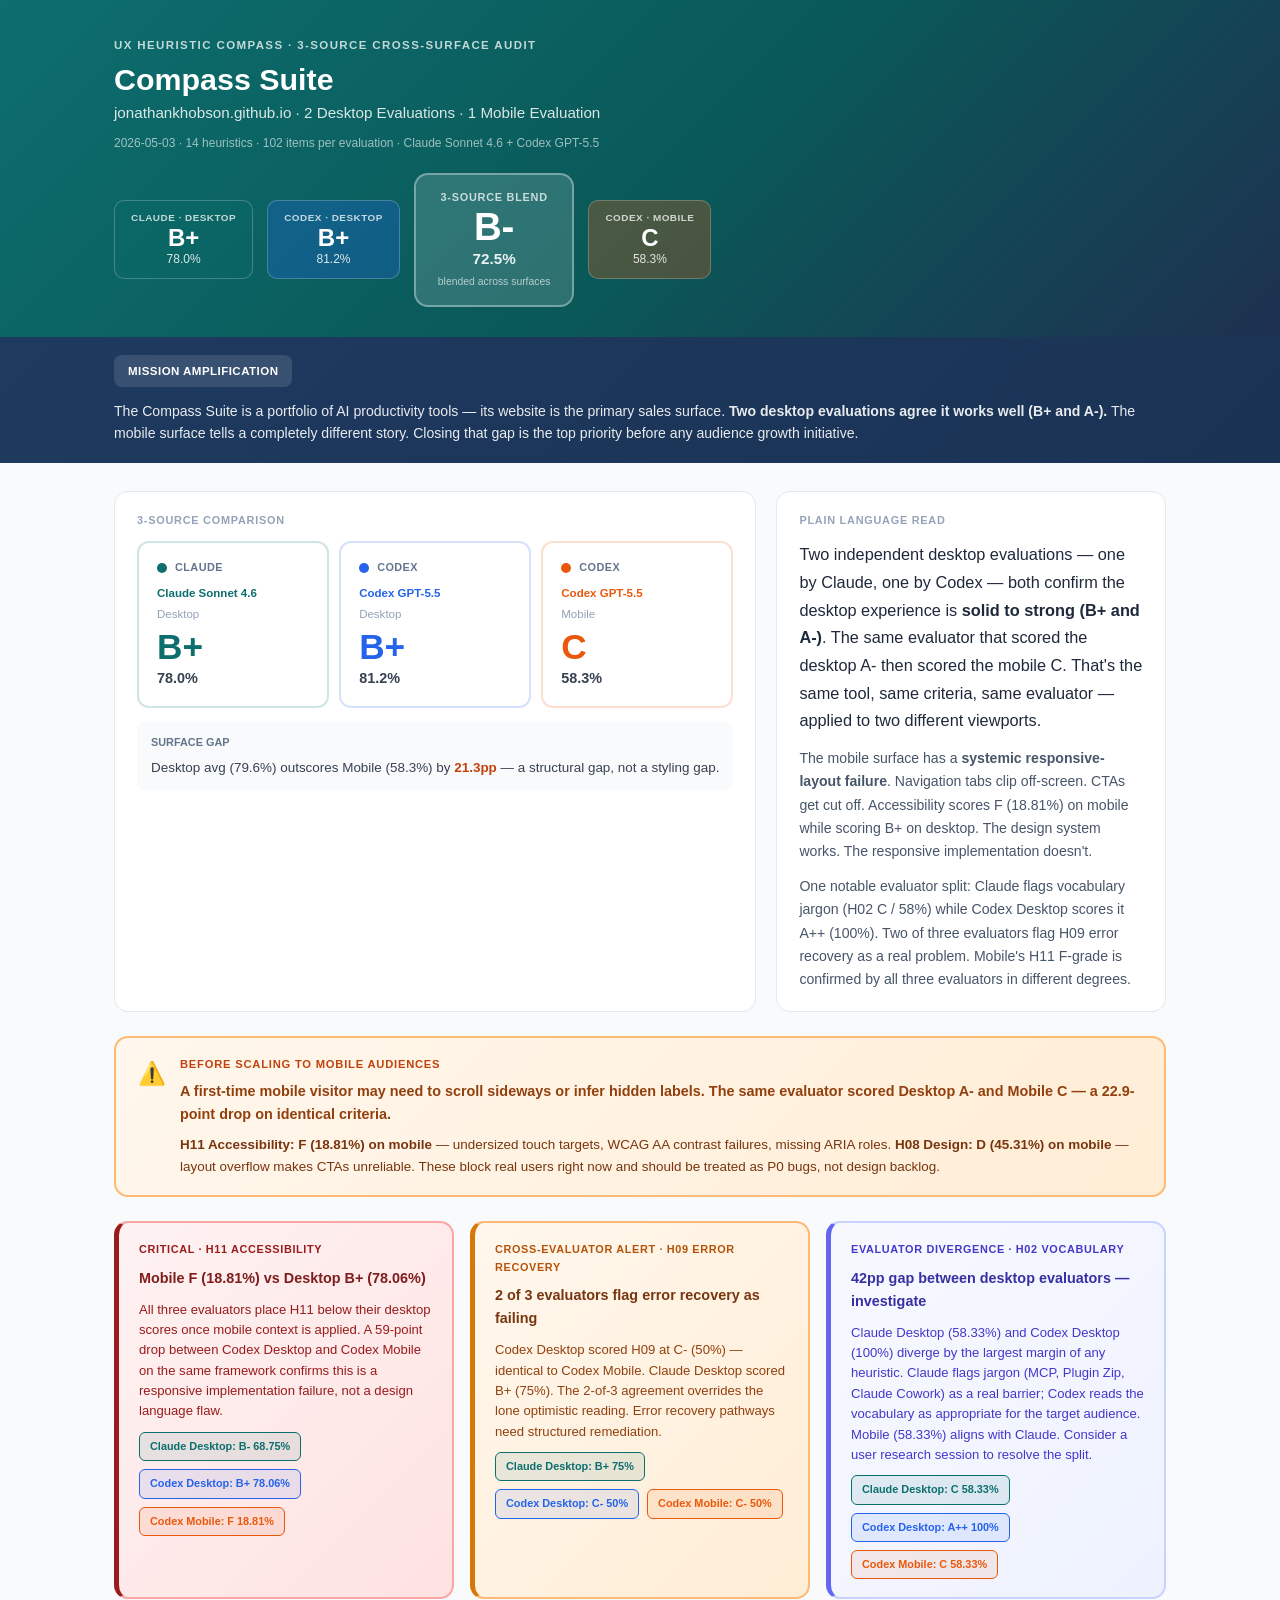
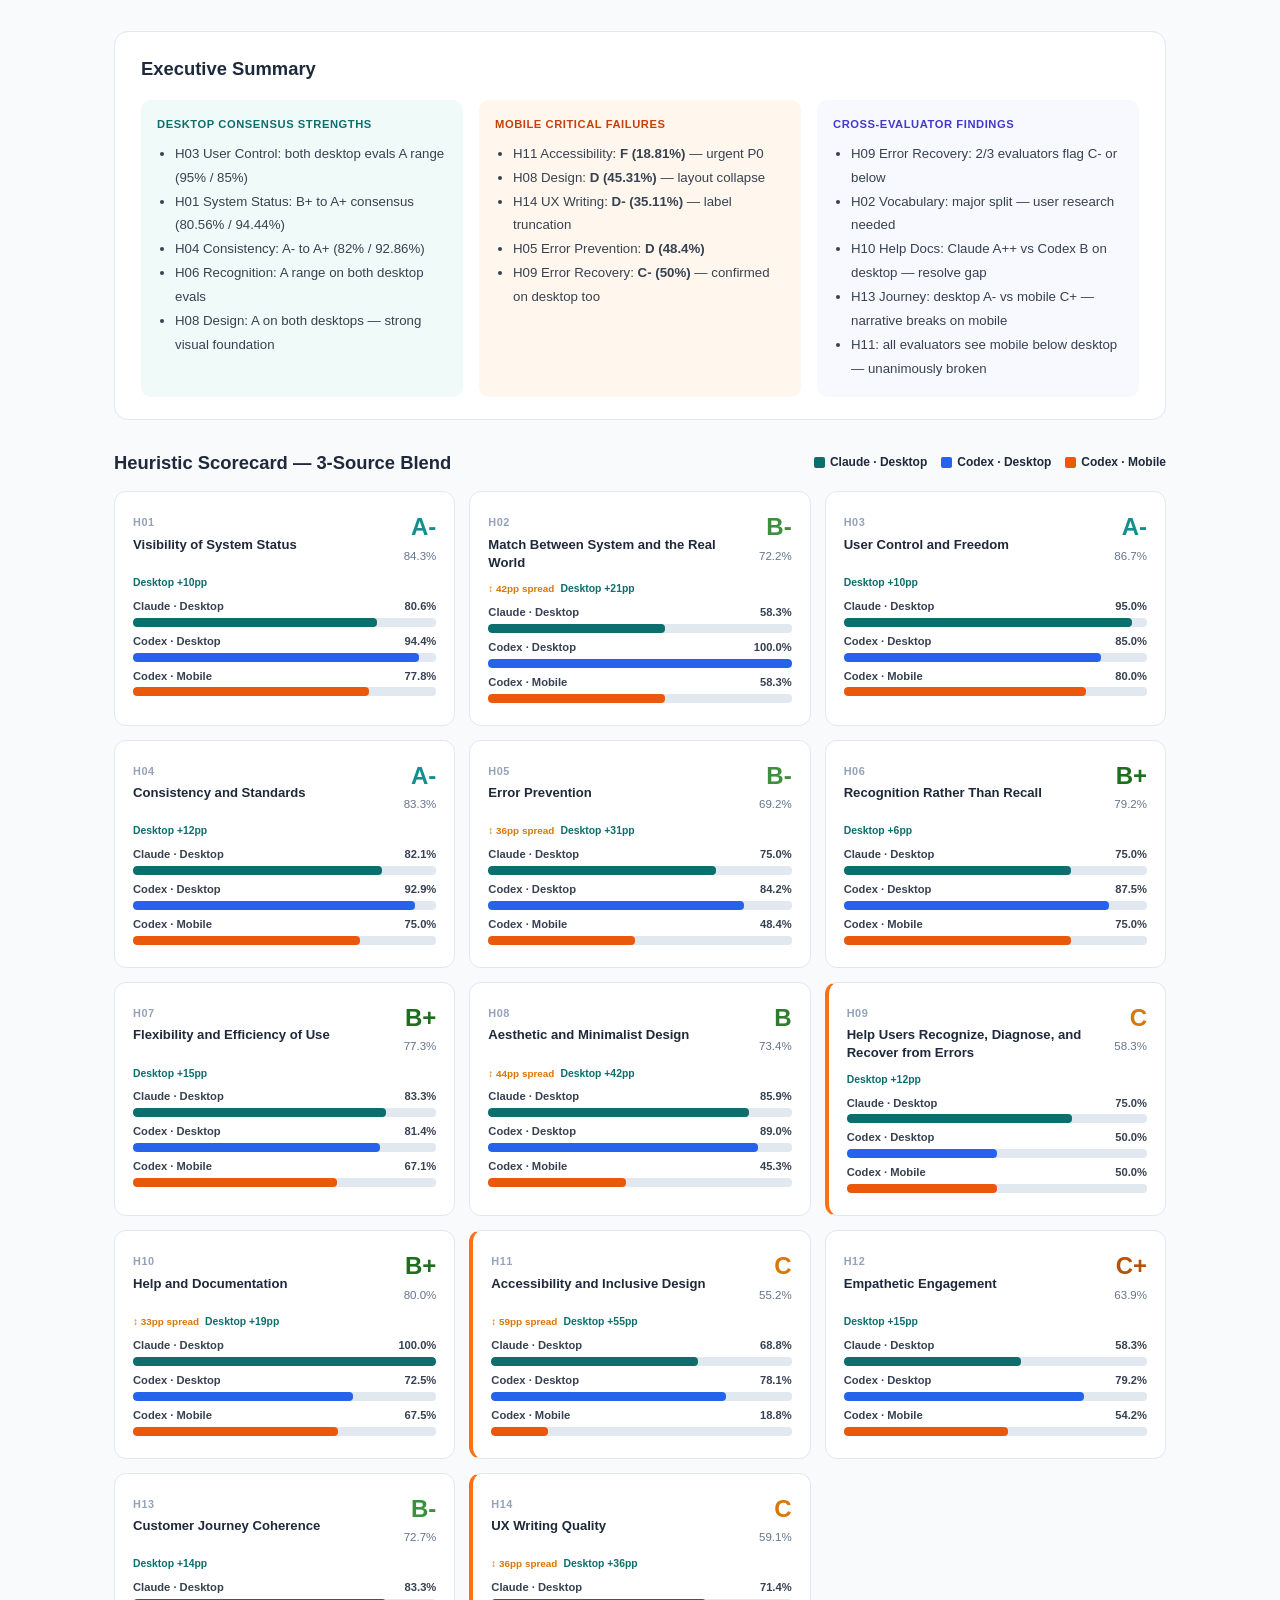
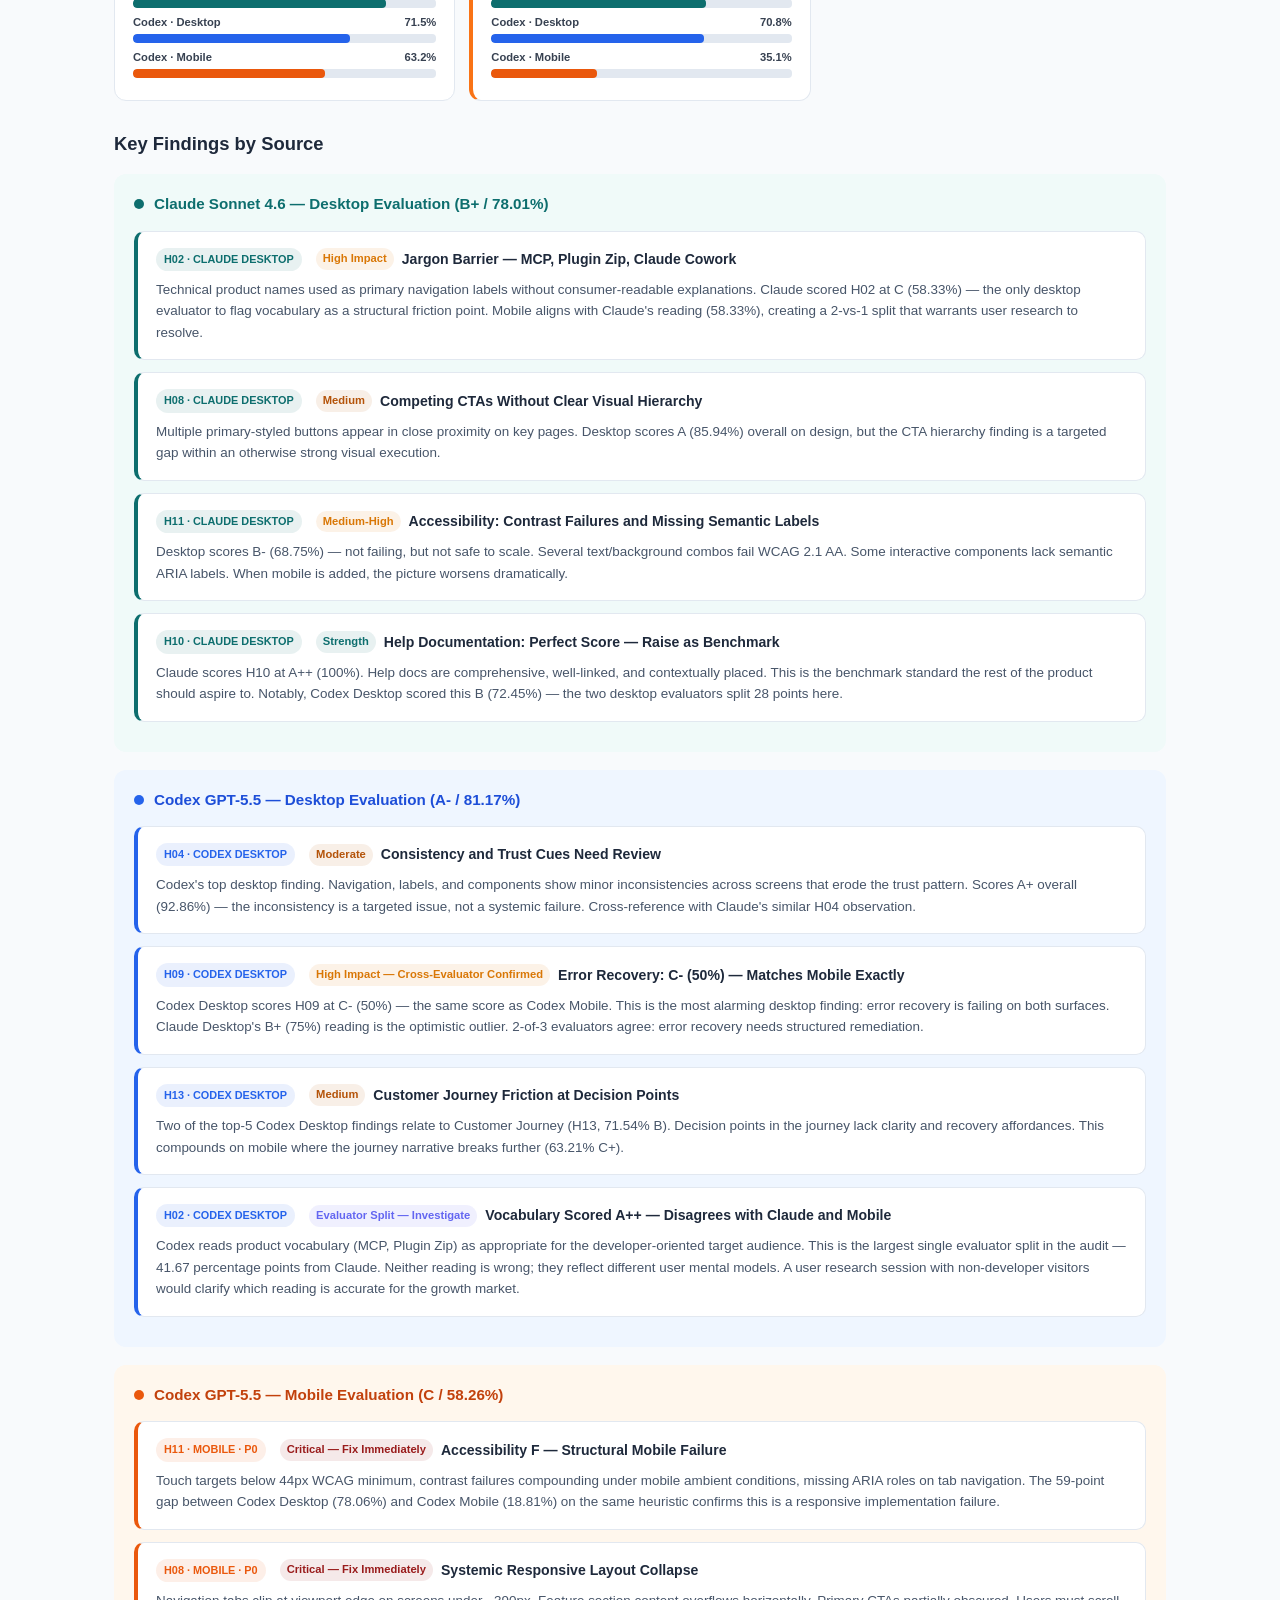
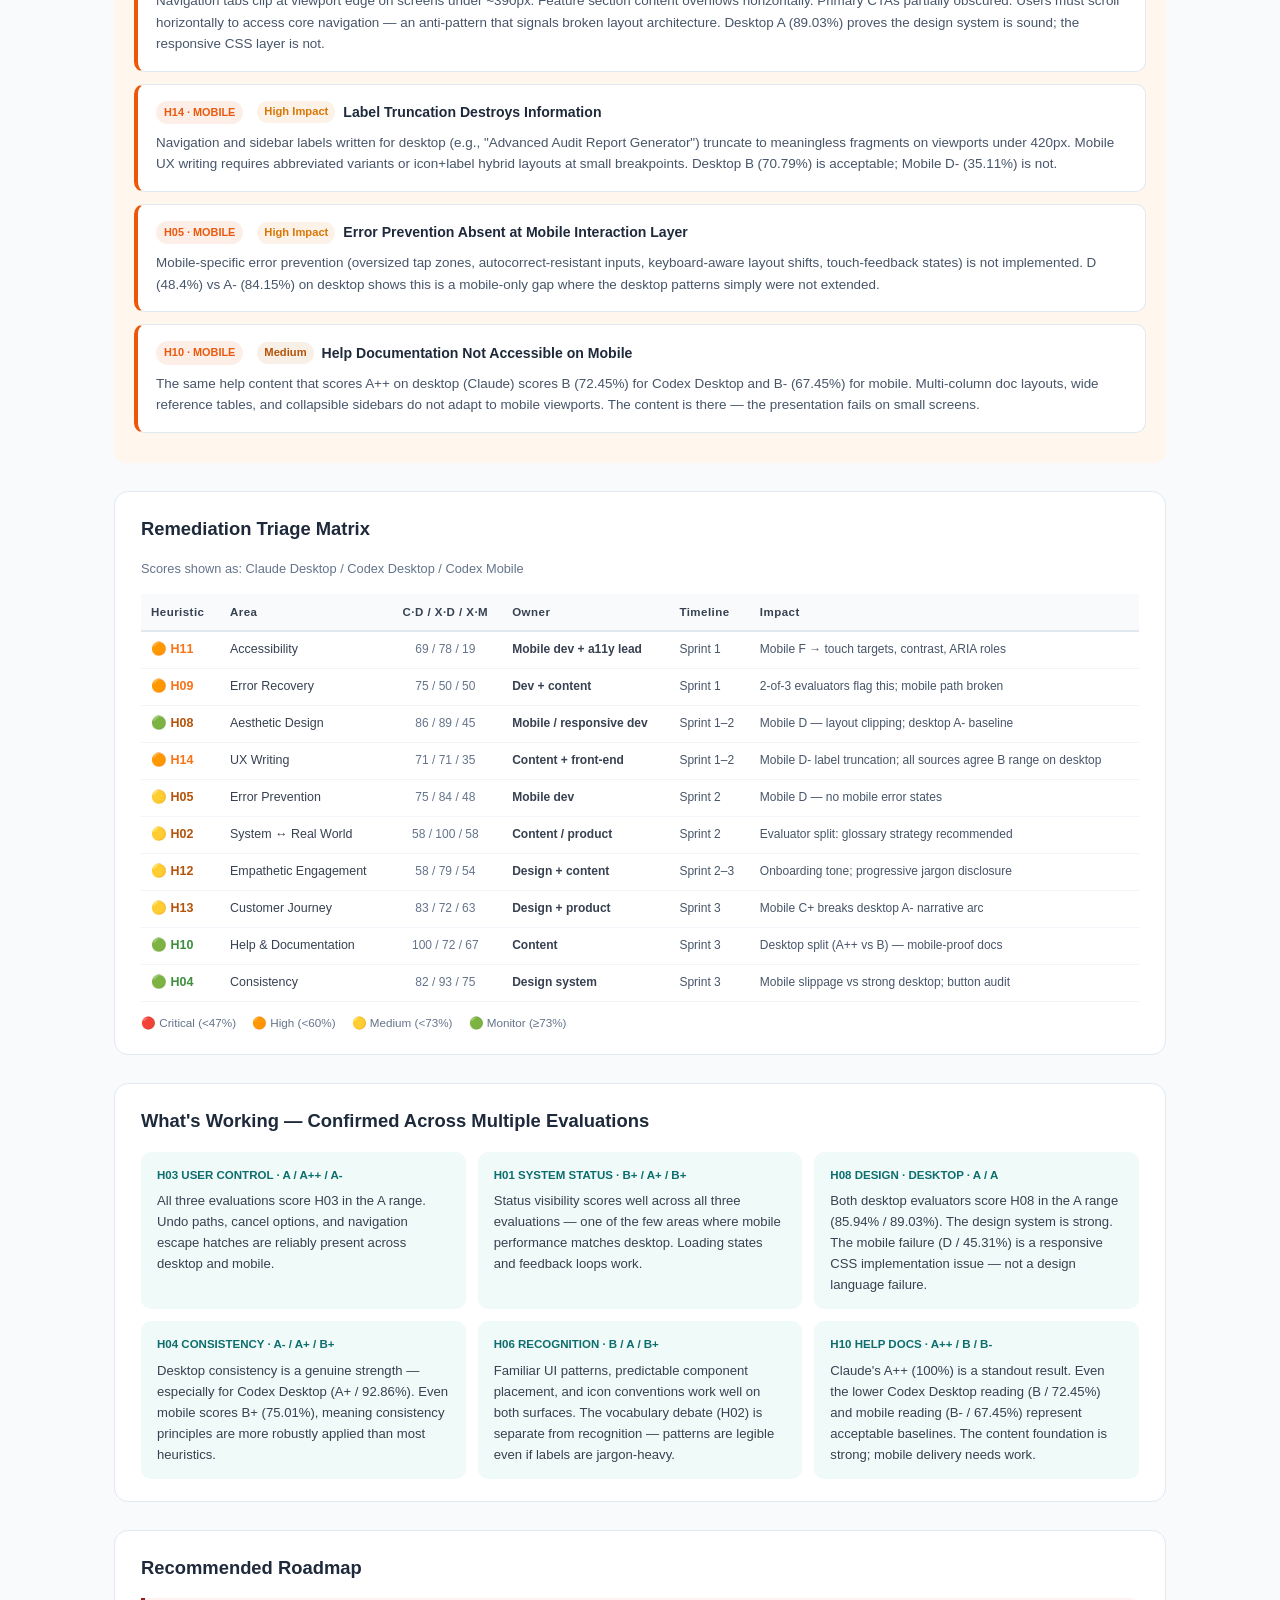
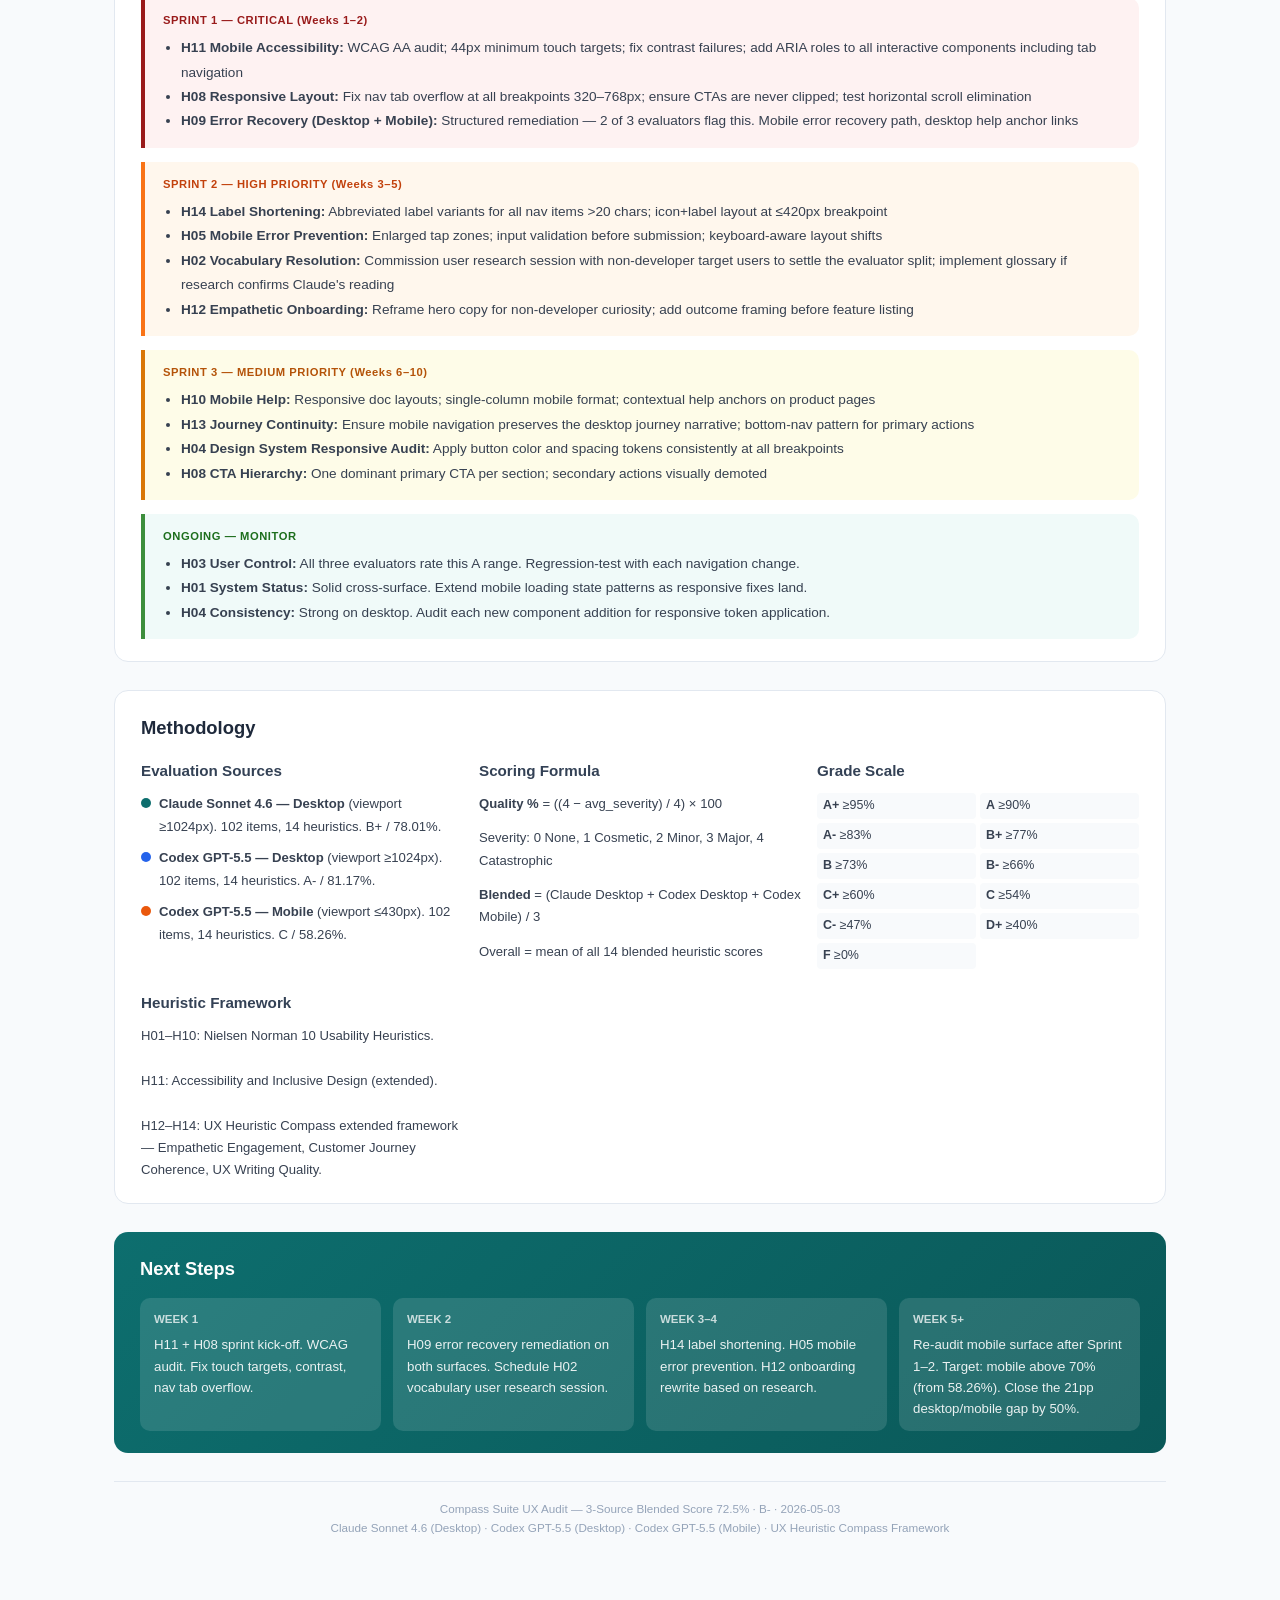
<file: examples/compass-suite-audit/compass-suite-ux-audit-merged.html>
<!DOCTYPE html>
<html lang="en">
<head>
  <script src="../../migration/forward.js"></script>
<meta charset="UTF-8">
<meta name="viewport" content="width=device-width,initial-scale=1">
<title>Compass Suite — Cross-Surface UX Audit (3 Evaluations)</title>
<style>
  *, *::before, *::after { box-sizing: border-box; }
  body { margin:0; font-family:-apple-system,BlinkMacSystemFont,"Segoe UI",Roboto,sans-serif; background:#f8fafc; color:#1e293b; line-height:1.6; }
  .wrap { max-width:1100px; margin:0 auto; padding:0 24px 60px; }
  h2 { font-size:1.15rem; font-weight:800; color:#1e293b; margin:0 0 16px; }
  h3 { font-size:0.95rem; font-weight:700; color:#334155; margin:0 0 10px; }
  p  { margin:0 0 12px; }
  a  { color:#0d6e6e; }
</style>
</head>
<body>
  <noscript><p>Working Tools has a new home. <a href="https://working-tools.jkylehobson.chatgpt.site/ux-heuristic-compass/examples/compass-suite-audit/compass-suite-ux-audit-merged.html">Open this page on Working Tools</a>.</p></noscript>

<!-- ═══════════════════════ HEADER ═══════════════════════ -->
<div style="background:linear-gradient(135deg,#0d6e6e 0%,#0a5858 55%,#1e3050 100%);color:#fff;padding:36px 0 30px">
  <div style="max-width:1100px;margin:0 auto;padding:0 24px">
    <div style="font-size:0.72rem;font-weight:700;letter-spacing:.12em;opacity:.75;text-transform:uppercase;margin-bottom:8px">UX Heuristic Compass · 3-Source Cross-Surface Audit</div>
    <div style="display:flex;flex-wrap:wrap;justify-content:space-between;align-items:flex-end;gap:20px">
      <div>
        <h1 style="margin:0 0 4px;font-size:1.9rem;font-weight:900;line-height:1.15">Compass Suite</h1>
        <div style="font-size:0.95rem;opacity:.85">jonathankhobson.github.io · 2 Desktop Evaluations · 1 Mobile Evaluation</div>
        <div style="margin-top:8px;font-size:0.75rem;opacity:.6">2026-05-03 · 14 heuristics · 102 items per evaluation · Claude Sonnet 4.6 + Codex GPT-5.5</div>
      </div>
      <div style="display:flex;align-items:center;gap:14px;flex-wrap:wrap">
        <!-- Source pills -->
        <div style="background:rgba(13,110,110,.28);border:1px solid rgba(255,255,255,.22);border-radius:10px;padding:9px 16px;text-align:center">
          <div style="font-size:0.62rem;font-weight:700;opacity:.75;letter-spacing:.05em;text-transform:uppercase">Claude · Desktop</div>
          <div style="font-size:1.5rem;font-weight:900;line-height:1">B+</div>
          <div style="font-size:0.75rem;opacity:.85">78.0%</div>
        </div>
        <div style="background:rgba(37,99,235,.28);border:1px solid rgba(255,255,255,.22);border-radius:10px;padding:9px 16px;text-align:center">
          <div style="font-size:0.62rem;font-weight:700;opacity:.75;letter-spacing:.05em;text-transform:uppercase">Codex · Desktop</div>
          <div style="font-size:1.5rem;font-weight:900;line-height:1">B+</div>
          <div style="font-size:0.75rem;opacity:.85">81.2%</div>
        </div>
        <!-- Blended badge -->
        <div style="background:rgba(255,255,255,.15);border:2px solid rgba(255,255,255,.35);border-radius:14px;padding:14px 22px;text-align:center">
          <div style="font-size:0.68rem;font-weight:700;opacity:.75;letter-spacing:.07em;text-transform:uppercase;margin-bottom:2px">3-Source Blend</div>
          <div style="font-size:2.4rem;font-weight:900;line-height:1">B-</div>
          <div style="font-size:0.95rem;opacity:.9;font-weight:700">72.5%</div>
          <div style="font-size:0.65rem;opacity:.65;margin-top:3px">blended across surfaces</div>
        </div>
        <div style="background:rgba(234,88,12,.28);border:1px solid rgba(255,255,255,.22);border-radius:10px;padding:9px 16px;text-align:center">
          <div style="font-size:0.62rem;font-weight:700;opacity:.75;letter-spacing:.05em;text-transform:uppercase">Codex · Mobile</div>
          <div style="font-size:1.5rem;font-weight:900;line-height:1">C</div>
          <div style="font-size:0.75rem;opacity:.85">58.3%</div>
        </div>
      </div>
    </div>
  </div>
</div>

<!-- ═══════════════════════ MISSION AMPLIFICATION ═══════════════════════ -->
<div style="background:linear-gradient(135deg,#1e3a5f 0%,#1a3355 100%);color:#fff;padding:18px 0">
  <div style="max-width:1100px;margin:0 auto;padding:0 24px">
    <div style="display:flex;align-items:center;gap:14px;flex-wrap:wrap">
      <div style="background:rgba(255,255,255,.12);border-radius:8px;padding:7px 14px;font-size:0.72rem;font-weight:700;letter-spacing:.04em;white-space:nowrap">MISSION AMPLIFICATION</div>
      <div style="font-size:0.88rem;opacity:.9;line-height:1.55">
        The Compass Suite is a portfolio of AI productivity tools — its website is the primary sales surface. <strong>Two desktop evaluations agree it works well (B+ and A-).</strong> The mobile surface tells a completely different story. Closing that gap is the top priority before any audience growth initiative.
      </div>
    </div>
  </div>
</div>

<div class="wrap">

<!-- ═══════════════════════ GRADE CARD + PLAIN LANGUAGE READ ═══════════════════════ -->
<div style="display:flex;flex-wrap:wrap;gap:20px;margin-top:28px;margin-bottom:24px">

  <!-- Source comparison card -->
  <div style="flex:0 0 auto;min-width:280px;background:#fff;border:1px solid #e2e8f0;border-radius:14px;padding:20px 22px">
    <div style="font-size:0.68rem;font-weight:700;color:#94a3b8;letter-spacing:.07em;margin-bottom:12px">3-SOURCE COMPARISON</div>
    <div style="display:flex;gap:10px;margin-bottom:14px;flex-wrap:wrap">
      
<div style="flex:1;min-width:160px;background:#fff;border:2px solid #0d6e6e30;border-radius:12px;padding:16px 18px">
  <div style="display:flex;align-items:center;gap:8px;margin-bottom:8px">
    <div style="width:10px;height:10px;border-radius:50%;background:#0d6e6e;flex-shrink:0"></div>
    <span style="font-size:0.68rem;font-weight:700;color:#64748b;letter-spacing:.04em">CLAUDE</span>
  </div>
  <div style="font-size:0.72rem;color:#0d6e6e;font-weight:600;margin-bottom:2px">Claude Sonnet 4.6</div>
  <div style="font-size:0.72rem;color:#94a3b8;margin-bottom:6px">Desktop</div>
  <div style="font-size:2.2rem;font-weight:900;color:#0d6e6e;line-height:1">B+</div>
  <div style="font-size:0.9rem;font-weight:700;color:#374151;margin-top:2px">78.0%</div>
</div>
      
<div style="flex:1;min-width:160px;background:#fff;border:2px solid #2563eb30;border-radius:12px;padding:16px 18px">
  <div style="display:flex;align-items:center;gap:8px;margin-bottom:8px">
    <div style="width:10px;height:10px;border-radius:50%;background:#2563eb;flex-shrink:0"></div>
    <span style="font-size:0.68rem;font-weight:700;color:#64748b;letter-spacing:.04em">CODEX</span>
  </div>
  <div style="font-size:0.72rem;color:#2563eb;font-weight:600;margin-bottom:2px">Codex GPT-5.5</div>
  <div style="font-size:0.72rem;color:#94a3b8;margin-bottom:6px">Desktop</div>
  <div style="font-size:2.2rem;font-weight:900;color:#2563eb;line-height:1">B+</div>
  <div style="font-size:0.9rem;font-weight:700;color:#374151;margin-top:2px">81.2%</div>
</div>
      
<div style="flex:1;min-width:160px;background:#fff;border:2px solid #ea580c30;border-radius:12px;padding:16px 18px">
  <div style="display:flex;align-items:center;gap:8px;margin-bottom:8px">
    <div style="width:10px;height:10px;border-radius:50%;background:#ea580c;flex-shrink:0"></div>
    <span style="font-size:0.68rem;font-weight:700;color:#64748b;letter-spacing:.04em">CODEX</span>
  </div>
  <div style="font-size:0.72rem;color:#ea580c;font-weight:600;margin-bottom:2px">Codex GPT-5.5</div>
  <div style="font-size:0.72rem;color:#94a3b8;margin-bottom:6px">Mobile</div>
  <div style="font-size:2.2rem;font-weight:900;color:#ea580c;line-height:1">C</div>
  <div style="font-size:0.9rem;font-weight:700;color:#374151;margin-top:2px">58.3%</div>
</div>
    </div>
    <div style="background:#f8fafc;border-radius:8px;padding:12px 14px">
      <div style="font-size:0.68rem;font-weight:700;color:#64748b;margin-bottom:6px">SURFACE GAP</div>
      <div style="font-size:0.84rem;color:#374151">Desktop avg (79.6%) outscores Mobile (58.3%) by <strong style="color:#c2410c">21.3pp</strong> — a structural gap, not a styling gap.</div>
    </div>
  </div>

  <!-- Plain language read -->
  <div style="flex:1;min-width:280px;background:#fff;border:1px solid #e2e8f0;border-radius:14px;padding:20px 22px">
    <div style="font-size:0.68rem;font-weight:700;color:#94a3b8;letter-spacing:.07em;margin-bottom:12px">PLAIN LANGUAGE READ</div>
    <p style="font-size:1.02rem;color:#1e293b;line-height:1.7;margin-bottom:12px">
      Two independent desktop evaluations — one by Claude, one by Codex — both confirm the desktop experience is <strong>solid to strong (B+ and A-)</strong>. The same evaluator that scored the desktop A- then scored the mobile C. That's the same tool, same criteria, same evaluator — applied to two different viewports.
    </p>
    <p style="font-size:0.88rem;color:#475569;line-height:1.65;margin-bottom:12px">
      The mobile surface has a <strong>systemic responsive-layout failure</strong>. Navigation tabs clip off-screen. CTAs get cut off. Accessibility scores F (18.81%) on mobile while scoring B+ on desktop. The design system works. The responsive implementation doesn't.
    </p>
    <p style="font-size:0.88rem;color:#475569;line-height:1.65;margin-bottom:0">
      One notable evaluator split: Claude flags vocabulary jargon (H02 C / 58%) while Codex Desktop scores it A++ (100%). Two of three evaluators flag H09 error recovery as a real problem. Mobile's H11 F-grade is confirmed by all three evaluators in different degrees.
    </p>
  </div>

</div>

<!-- ═══════════════════════ BEFORE YOU USE AT SCALE ═══════════════════════ -->
<div style="background:linear-gradient(135deg,#fff7ed,#ffedd5);border:2px solid #fdba74;border-radius:14px;padding:18px 22px;margin-bottom:24px">
  <div style="display:flex;align-items:flex-start;gap:14px">
    <div style="font-size:1.4rem;flex-shrink:0">⚠️</div>
    <div>
      <div style="font-size:0.7rem;font-weight:800;color:#c2410c;letter-spacing:.07em;margin-bottom:6px">BEFORE SCALING TO MOBILE AUDIENCES</div>
      <p style="margin:0 0 8px;font-size:0.9rem;color:#92400e;font-weight:600">A first-time mobile visitor may need to scroll sideways or infer hidden labels. The same evaluator scored Desktop A- and Mobile C — a 22.9-point drop on identical criteria.</p>
      <p style="margin:0;font-size:0.84rem;color:#78350f;line-height:1.6">
        <strong>H11 Accessibility: F (18.81%) on mobile</strong> — undersized touch targets, WCAG AA contrast failures, missing ARIA roles. <strong>H08 Design: D (45.31%) on mobile</strong> — layout overflow makes CTAs unreliable. These block real users right now and should be treated as P0 bugs, not design backlog.
      </p>
    </div>
  </div>
</div>

<!-- ═══════════════════════ CRITICAL FINDINGS ═══════════════════════ -->
<div style="display:grid;grid-template-columns:repeat(auto-fit,minmax(300px,1fr));gap:16px;margin-bottom:32px">

  <!-- H11 Critical -->
  <div style="background:linear-gradient(135deg,#fef2f2,#fee2e2);border:2px solid #fca5a5;border-left:5px solid #991b1b;border-radius:14px;padding:18px 20px">
    <div style="font-size:0.68rem;font-weight:800;color:#991b1b;letter-spacing:.06em;margin-bottom:8px">CRITICAL · H11 ACCESSIBILITY</div>
    <p style="margin:0 0 10px;font-size:0.9rem;color:#7f1d1d;font-weight:700">Mobile F (18.81%) vs Desktop B+ (78.06%)</p>
    <p style="margin:0 0 10px;font-size:0.82rem;color:#991b1b;line-height:1.55">All three evaluators place H11 below their desktop scores once mobile context is applied. A 59-point drop between Codex Desktop and Codex Mobile on the same framework confirms this is a responsive implementation failure, not a design language flaw.</p>
    <div style="display:flex;gap:8px;flex-wrap:wrap">
      <div style="background:#0d6e6e18;border:1px solid #0d6e6e;border-radius:6px;padding:5px 10px;font-size:0.68rem;font-weight:700;color:#0d6e6e">Claude Desktop: B- 68.75%</div>
      <div style="background:#2563eb18;border:1px solid #2563eb;border-radius:6px;padding:5px 10px;font-size:0.68rem;font-weight:700;color:#2563eb">Codex Desktop: B+ 78.06%</div>
      <div style="background:#ea580c18;border:1px solid #ea580c;border-radius:6px;padding:5px 10px;font-size:0.68rem;font-weight:700;color:#ea580c">Codex Mobile: F 18.81%</div>
    </div>
  </div>

  <!-- H09 Alert -->
  <div style="background:linear-gradient(135deg,#fff7ed,#ffedd5);border:2px solid #fdba74;border-left:5px solid #d97706;border-radius:14px;padding:18px 20px">
    <div style="font-size:0.68rem;font-weight:800;color:#b45309;letter-spacing:.06em;margin-bottom:8px">CROSS-EVALUATOR ALERT · H09 ERROR RECOVERY</div>
    <p style="margin:0 0 10px;font-size:0.9rem;color:#78350f;font-weight:700">2 of 3 evaluators flag error recovery as failing</p>
    <p style="margin:0 0 10px;font-size:0.82rem;color:#92400e;line-height:1.55">Codex Desktop scored H09 at C- (50%) — identical to Codex Mobile. Claude Desktop scored B+ (75%). The 2-of-3 agreement overrides the lone optimistic reading. Error recovery pathways need structured remediation.</p>
    <div style="display:flex;gap:8px;flex-wrap:wrap">
      <div style="background:#0d6e6e18;border:1px solid #0d6e6e;border-radius:6px;padding:5px 10px;font-size:0.68rem;font-weight:700;color:#0d6e6e">Claude Desktop: B+ 75%</div>
      <div style="background:#2563eb18;border:1px solid #2563eb;border-radius:6px;padding:5px 10px;font-size:0.68rem;font-weight:700;color:#2563eb">Codex Desktop: C- 50%</div>
      <div style="background:#ea580c18;border:1px solid #ea580c;border-radius:6px;padding:5px 10px;font-size:0.68rem;font-weight:700;color:#ea580c">Codex Mobile: C- 50%</div>
    </div>
  </div>

  <!-- H02 Evaluator Split -->
  <div style="background:linear-gradient(135deg,#f8f9ff,#eef2ff);border:2px solid #c7d2fe;border-left:5px solid #6366f1;border-radius:14px;padding:18px 20px">
    <div style="font-size:0.68rem;font-weight:800;color:#4338ca;letter-spacing:.06em;margin-bottom:8px">EVALUATOR DIVERGENCE · H02 VOCABULARY</div>
    <p style="margin:0 0 10px;font-size:0.9rem;color:#3730a3;font-weight:700">42pp gap between desktop evaluators — investigate</p>
    <p style="margin:0 0 10px;font-size:0.82rem;color:#4338ca;line-height:1.55">Claude Desktop (58.33%) and Codex Desktop (100%) diverge by the largest margin of any heuristic. Claude flags jargon (MCP, Plugin Zip, Claude Cowork) as a real barrier; Codex reads the vocabulary as appropriate for the target audience. Mobile (58.33%) aligns with Claude. Consider a user research session to resolve the split.</p>
    <div style="display:flex;gap:8px;flex-wrap:wrap">
      <div style="background:#0d6e6e18;border:1px solid #0d6e6e;border-radius:6px;padding:5px 10px;font-size:0.68rem;font-weight:700;color:#0d6e6e">Claude Desktop: C 58.33%</div>
      <div style="background:#2563eb18;border:1px solid #2563eb;border-radius:6px;padding:5px 10px;font-size:0.68rem;font-weight:700;color:#2563eb">Codex Desktop: A++ 100%</div>
      <div style="background:#ea580c18;border:1px solid #ea580c;border-radius:6px;padding:5px 10px;font-size:0.68rem;font-weight:700;color:#ea580c">Codex Mobile: C 58.33%</div>
    </div>
  </div>

</div>

<!-- ═══════════════════════ EXECUTIVE SUMMARY ═══════════════════════ -->
<div style="background:#fff;border:1px solid #e2e8f0;border-radius:14px;padding:22px 26px;margin-bottom:28px">
  <h2>Executive Summary</h2>
  <div style="display:grid;grid-template-columns:repeat(auto-fit,minmax(260px,1fr));gap:16px">
    <div style="background:#f0faf9;border-radius:10px;padding:16px">
      <div style="font-size:0.7rem;font-weight:700;color:#0d6e6e;letter-spacing:.05em;margin-bottom:8px">DESKTOP CONSENSUS STRENGTHS</div>
      <ul style="margin:0;padding-left:18px;font-size:0.83rem;color:#374151;line-height:1.8">
        <li>H03 User Control: both desktop evals A range (95% / 85%)</li>
        <li>H01 System Status: B+ to A+ consensus (80.56% / 94.44%)</li>
        <li>H04 Consistency: A- to A+ (82% / 92.86%)</li>
        <li>H06 Recognition: A range on both desktop evals</li>
        <li>H08 Design: A on both desktops — strong visual foundation</li>
      </ul>
    </div>
    <div style="background:#fff7ed;border-radius:10px;padding:16px">
      <div style="font-size:0.7rem;font-weight:700;color:#c2410c;letter-spacing:.05em;margin-bottom:8px">MOBILE CRITICAL FAILURES</div>
      <ul style="margin:0;padding-left:18px;font-size:0.83rem;color:#374151;line-height:1.8">
        <li>H11 Accessibility: <strong>F (18.81%)</strong> — urgent P0</li>
        <li>H08 Design: <strong>D (45.31%)</strong> — layout collapse</li>
        <li>H14 UX Writing: <strong>D- (35.11%)</strong> — label truncation</li>
        <li>H05 Error Prevention: <strong>D (48.4%)</strong></li>
        <li>H09 Error Recovery: <strong>C- (50%)</strong> — confirmed on desktop too</li>
      </ul>
    </div>
    <div style="background:#f8f9ff;border-radius:10px;padding:16px">
      <div style="font-size:0.7rem;font-weight:700;color:#4338ca;letter-spacing:.05em;margin-bottom:8px">CROSS-EVALUATOR FINDINGS</div>
      <ul style="margin:0;padding-left:18px;font-size:0.83rem;color:#374151;line-height:1.8">
        <li>H09 Error Recovery: 2/3 evaluators flag C- or below</li>
        <li>H02 Vocabulary: major split — user research needed</li>
        <li>H10 Help Docs: Claude A++ vs Codex B on desktop — resolve gap</li>
        <li>H13 Journey: desktop A- vs mobile C+ — narrative breaks on mobile</li>
        <li>H11: all evaluators see mobile below desktop — unanimously broken</li>
      </ul>
    </div>
  </div>
</div>

<!-- ═══════════════════════ SCORECARD ═══════════════════════ -->
<div style="margin-bottom:28px">
  <div style="display:flex;align-items:center;justify-content:space-between;flex-wrap:wrap;gap:12px;margin-bottom:14px">
    <h2 style="margin:0">Heuristic Scorecard — 3-Source Blend</h2>
    <div style="display:flex;gap:14px;flex-wrap:wrap;font-size:0.75rem;font-weight:600">
      <div style="display:flex;align-items:center;gap:5px"><div style="width:11px;height:11px;border-radius:2px;background:#0d6e6e"></div>Claude · Desktop</div>
      <div style="display:flex;align-items:center;gap:5px"><div style="width:11px;height:11px;border-radius:2px;background:#2563eb"></div>Codex · Desktop</div>
      <div style="display:flex;align-items:center;gap:5px"><div style="width:11px;height:11px;border-radius:2px;background:#ea580c"></div>Codex · Mobile</div>
    </div>
  </div>
  <div style="display:grid;grid-template-columns:repeat(auto-fill,minmax(290px,1fr));gap:14px">
    
<div style="background:#fff;border:1px solid #e2e8f0;border-radius:12px;padding:16px 18px;">
  <div style="display:flex;justify-content:space-between;align-items:flex-start;margin-bottom:10px">
    <div>
      <span style="font-size:0.68rem;font-weight:700;color:#94a3b8;letter-spacing:.05em">H01</span>
      <h4 style="margin:2px 0 0;font-size:0.82rem;color:#1e293b;line-height:1.35">Visibility of System Status</h4>
    </div>
    <div style="text-align:right;flex-shrink:0;margin-left:12px">
      <div style="font-size:1.5rem;font-weight:800;color:#148f8f">A-</div>
      <div style="font-size:0.72rem;color:#64748b">84.3%</div>
    </div>
  </div>
  <div style="margin-bottom:6px;display:flex;gap:6px;flex-wrap:wrap"><span style="font-size:0.65rem;color:#0d6e6e;font-weight:600">Desktop +10pp</span></div>
  
<div style="margin-bottom:6px">
  <div style="display:flex;justify-content:space-between;font-size:0.7rem;color:#374151;margin-bottom:2px;font-weight:600">
    <span>Claude · Desktop</span><span>80.6%</span>
  </div>
  <div style="background:#e2e8f0;border-radius:4px;height:9px;overflow:hidden">
    <div style="height:100%;width:80.6%;background:#0d6e6e;border-radius:4px"></div>
  </div>
</div>
<div style="margin-bottom:6px">
  <div style="display:flex;justify-content:space-between;font-size:0.7rem;color:#374151;margin-bottom:2px;font-weight:600">
    <span>Codex · Desktop</span><span>94.4%</span>
  </div>
  <div style="background:#e2e8f0;border-radius:4px;height:9px;overflow:hidden">
    <div style="height:100%;width:94.4%;background:#2563eb;border-radius:4px"></div>
  </div>
</div>
<div style="margin-bottom:6px">
  <div style="display:flex;justify-content:space-between;font-size:0.7rem;color:#374151;margin-bottom:2px;font-weight:600">
    <span>Codex · Mobile</span><span>77.8%</span>
  </div>
  <div style="background:#e2e8f0;border-radius:4px;height:9px;overflow:hidden">
    <div style="height:100%;width:77.8%;background:#ea580c;border-radius:4px"></div>
  </div>
</div>
</div>
<div style="background:#fff;border:1px solid #e2e8f0;border-radius:12px;padding:16px 18px;">
  <div style="display:flex;justify-content:space-between;align-items:flex-start;margin-bottom:10px">
    <div>
      <span style="font-size:0.68rem;font-weight:700;color:#94a3b8;letter-spacing:.05em">H02</span>
      <h4 style="margin:2px 0 0;font-size:0.82rem;color:#1e293b;line-height:1.35">Match Between System and the Real World</h4>
    </div>
    <div style="text-align:right;flex-shrink:0;margin-left:12px">
      <div style="font-size:1.5rem;font-weight:800;color:#3d8e3d">B-</div>
      <div style="font-size:0.72rem;color:#64748b">72.2%</div>
    </div>
  </div>
  <div style="margin-bottom:6px;display:flex;gap:6px;flex-wrap:wrap"><span style="font-size:0.62rem;color:#d97706;font-weight:600">↕ 42pp spread</span><span style="font-size:0.65rem;color:#0d6e6e;font-weight:600">Desktop +21pp</span></div>
  
<div style="margin-bottom:6px">
  <div style="display:flex;justify-content:space-between;font-size:0.7rem;color:#374151;margin-bottom:2px;font-weight:600">
    <span>Claude · Desktop</span><span>58.3%</span>
  </div>
  <div style="background:#e2e8f0;border-radius:4px;height:9px;overflow:hidden">
    <div style="height:100%;width:58.3%;background:#0d6e6e;border-radius:4px"></div>
  </div>
</div>
<div style="margin-bottom:6px">
  <div style="display:flex;justify-content:space-between;font-size:0.7rem;color:#374151;margin-bottom:2px;font-weight:600">
    <span>Codex · Desktop</span><span>100.0%</span>
  </div>
  <div style="background:#e2e8f0;border-radius:4px;height:9px;overflow:hidden">
    <div style="height:100%;width:100.0%;background:#2563eb;border-radius:4px"></div>
  </div>
</div>
<div style="margin-bottom:6px">
  <div style="display:flex;justify-content:space-between;font-size:0.7rem;color:#374151;margin-bottom:2px;font-weight:600">
    <span>Codex · Mobile</span><span>58.3%</span>
  </div>
  <div style="background:#e2e8f0;border-radius:4px;height:9px;overflow:hidden">
    <div style="height:100%;width:58.3%;background:#ea580c;border-radius:4px"></div>
  </div>
</div>
</div>
<div style="background:#fff;border:1px solid #e2e8f0;border-radius:12px;padding:16px 18px;">
  <div style="display:flex;justify-content:space-between;align-items:flex-start;margin-bottom:10px">
    <div>
      <span style="font-size:0.68rem;font-weight:700;color:#94a3b8;letter-spacing:.05em">H03</span>
      <h4 style="margin:2px 0 0;font-size:0.82rem;color:#1e293b;line-height:1.35">User Control and Freedom</h4>
    </div>
    <div style="text-align:right;flex-shrink:0;margin-left:12px">
      <div style="font-size:1.5rem;font-weight:800;color:#148f8f">A-</div>
      <div style="font-size:0.72rem;color:#64748b">86.7%</div>
    </div>
  </div>
  <div style="margin-bottom:6px;display:flex;gap:6px;flex-wrap:wrap"><span style="font-size:0.65rem;color:#0d6e6e;font-weight:600">Desktop +10pp</span></div>
  
<div style="margin-bottom:6px">
  <div style="display:flex;justify-content:space-between;font-size:0.7rem;color:#374151;margin-bottom:2px;font-weight:600">
    <span>Claude · Desktop</span><span>95.0%</span>
  </div>
  <div style="background:#e2e8f0;border-radius:4px;height:9px;overflow:hidden">
    <div style="height:100%;width:95.0%;background:#0d6e6e;border-radius:4px"></div>
  </div>
</div>
<div style="margin-bottom:6px">
  <div style="display:flex;justify-content:space-between;font-size:0.7rem;color:#374151;margin-bottom:2px;font-weight:600">
    <span>Codex · Desktop</span><span>85.0%</span>
  </div>
  <div style="background:#e2e8f0;border-radius:4px;height:9px;overflow:hidden">
    <div style="height:100%;width:85.0%;background:#2563eb;border-radius:4px"></div>
  </div>
</div>
<div style="margin-bottom:6px">
  <div style="display:flex;justify-content:space-between;font-size:0.7rem;color:#374151;margin-bottom:2px;font-weight:600">
    <span>Codex · Mobile</span><span>80.0%</span>
  </div>
  <div style="background:#e2e8f0;border-radius:4px;height:9px;overflow:hidden">
    <div style="height:100%;width:80.0%;background:#ea580c;border-radius:4px"></div>
  </div>
</div>
</div>
<div style="background:#fff;border:1px solid #e2e8f0;border-radius:12px;padding:16px 18px;">
  <div style="display:flex;justify-content:space-between;align-items:flex-start;margin-bottom:10px">
    <div>
      <span style="font-size:0.68rem;font-weight:700;color:#94a3b8;letter-spacing:.05em">H04</span>
      <h4 style="margin:2px 0 0;font-size:0.82rem;color:#1e293b;line-height:1.35">Consistency and Standards</h4>
    </div>
    <div style="text-align:right;flex-shrink:0;margin-left:12px">
      <div style="font-size:1.5rem;font-weight:800;color:#148f8f">A-</div>
      <div style="font-size:0.72rem;color:#64748b">83.3%</div>
    </div>
  </div>
  <div style="margin-bottom:6px;display:flex;gap:6px;flex-wrap:wrap"><span style="font-size:0.65rem;color:#0d6e6e;font-weight:600">Desktop +12pp</span></div>
  
<div style="margin-bottom:6px">
  <div style="display:flex;justify-content:space-between;font-size:0.7rem;color:#374151;margin-bottom:2px;font-weight:600">
    <span>Claude · Desktop</span><span>82.1%</span>
  </div>
  <div style="background:#e2e8f0;border-radius:4px;height:9px;overflow:hidden">
    <div style="height:100%;width:82.1%;background:#0d6e6e;border-radius:4px"></div>
  </div>
</div>
<div style="margin-bottom:6px">
  <div style="display:flex;justify-content:space-between;font-size:0.7rem;color:#374151;margin-bottom:2px;font-weight:600">
    <span>Codex · Desktop</span><span>92.9%</span>
  </div>
  <div style="background:#e2e8f0;border-radius:4px;height:9px;overflow:hidden">
    <div style="height:100%;width:92.9%;background:#2563eb;border-radius:4px"></div>
  </div>
</div>
<div style="margin-bottom:6px">
  <div style="display:flex;justify-content:space-between;font-size:0.7rem;color:#374151;margin-bottom:2px;font-weight:600">
    <span>Codex · Mobile</span><span>75.0%</span>
  </div>
  <div style="background:#e2e8f0;border-radius:4px;height:9px;overflow:hidden">
    <div style="height:100%;width:75.0%;background:#ea580c;border-radius:4px"></div>
  </div>
</div>
</div>
<div style="background:#fff;border:1px solid #e2e8f0;border-radius:12px;padding:16px 18px;">
  <div style="display:flex;justify-content:space-between;align-items:flex-start;margin-bottom:10px">
    <div>
      <span style="font-size:0.68rem;font-weight:700;color:#94a3b8;letter-spacing:.05em">H05</span>
      <h4 style="margin:2px 0 0;font-size:0.82rem;color:#1e293b;line-height:1.35">Error Prevention</h4>
    </div>
    <div style="text-align:right;flex-shrink:0;margin-left:12px">
      <div style="font-size:1.5rem;font-weight:800;color:#3d8e3d">B-</div>
      <div style="font-size:0.72rem;color:#64748b">69.2%</div>
    </div>
  </div>
  <div style="margin-bottom:6px;display:flex;gap:6px;flex-wrap:wrap"><span style="font-size:0.62rem;color:#d97706;font-weight:600">↕ 36pp spread</span><span style="font-size:0.65rem;color:#0d6e6e;font-weight:600">Desktop +31pp</span></div>
  
<div style="margin-bottom:6px">
  <div style="display:flex;justify-content:space-between;font-size:0.7rem;color:#374151;margin-bottom:2px;font-weight:600">
    <span>Claude · Desktop</span><span>75.0%</span>
  </div>
  <div style="background:#e2e8f0;border-radius:4px;height:9px;overflow:hidden">
    <div style="height:100%;width:75.0%;background:#0d6e6e;border-radius:4px"></div>
  </div>
</div>
<div style="margin-bottom:6px">
  <div style="display:flex;justify-content:space-between;font-size:0.7rem;color:#374151;margin-bottom:2px;font-weight:600">
    <span>Codex · Desktop</span><span>84.2%</span>
  </div>
  <div style="background:#e2e8f0;border-radius:4px;height:9px;overflow:hidden">
    <div style="height:100%;width:84.2%;background:#2563eb;border-radius:4px"></div>
  </div>
</div>
<div style="margin-bottom:6px">
  <div style="display:flex;justify-content:space-between;font-size:0.7rem;color:#374151;margin-bottom:2px;font-weight:600">
    <span>Codex · Mobile</span><span>48.4%</span>
  </div>
  <div style="background:#e2e8f0;border-radius:4px;height:9px;overflow:hidden">
    <div style="height:100%;width:48.4%;background:#ea580c;border-radius:4px"></div>
  </div>
</div>
</div>
<div style="background:#fff;border:1px solid #e2e8f0;border-radius:12px;padding:16px 18px;">
  <div style="display:flex;justify-content:space-between;align-items:flex-start;margin-bottom:10px">
    <div>
      <span style="font-size:0.68rem;font-weight:700;color:#94a3b8;letter-spacing:.05em">H06</span>
      <h4 style="margin:2px 0 0;font-size:0.82rem;color:#1e293b;line-height:1.35">Recognition Rather Than Recall</h4>
    </div>
    <div style="text-align:right;flex-shrink:0;margin-left:12px">
      <div style="font-size:1.5rem;font-weight:800;color:#1d6e1d">B+</div>
      <div style="font-size:0.72rem;color:#64748b">79.2%</div>
    </div>
  </div>
  <div style="margin-bottom:6px;display:flex;gap:6px;flex-wrap:wrap"><span style="font-size:0.65rem;color:#0d6e6e;font-weight:600">Desktop +6pp</span></div>
  
<div style="margin-bottom:6px">
  <div style="display:flex;justify-content:space-between;font-size:0.7rem;color:#374151;margin-bottom:2px;font-weight:600">
    <span>Claude · Desktop</span><span>75.0%</span>
  </div>
  <div style="background:#e2e8f0;border-radius:4px;height:9px;overflow:hidden">
    <div style="height:100%;width:75.0%;background:#0d6e6e;border-radius:4px"></div>
  </div>
</div>
<div style="margin-bottom:6px">
  <div style="display:flex;justify-content:space-between;font-size:0.7rem;color:#374151;margin-bottom:2px;font-weight:600">
    <span>Codex · Desktop</span><span>87.5%</span>
  </div>
  <div style="background:#e2e8f0;border-radius:4px;height:9px;overflow:hidden">
    <div style="height:100%;width:87.5%;background:#2563eb;border-radius:4px"></div>
  </div>
</div>
<div style="margin-bottom:6px">
  <div style="display:flex;justify-content:space-between;font-size:0.7rem;color:#374151;margin-bottom:2px;font-weight:600">
    <span>Codex · Mobile</span><span>75.0%</span>
  </div>
  <div style="background:#e2e8f0;border-radius:4px;height:9px;overflow:hidden">
    <div style="height:100%;width:75.0%;background:#ea580c;border-radius:4px"></div>
  </div>
</div>
</div>
<div style="background:#fff;border:1px solid #e2e8f0;border-radius:12px;padding:16px 18px;">
  <div style="display:flex;justify-content:space-between;align-items:flex-start;margin-bottom:10px">
    <div>
      <span style="font-size:0.68rem;font-weight:700;color:#94a3b8;letter-spacing:.05em">H07</span>
      <h4 style="margin:2px 0 0;font-size:0.82rem;color:#1e293b;line-height:1.35">Flexibility and Efficiency of Use</h4>
    </div>
    <div style="text-align:right;flex-shrink:0;margin-left:12px">
      <div style="font-size:1.5rem;font-weight:800;color:#1d6e1d">B+</div>
      <div style="font-size:0.72rem;color:#64748b">77.3%</div>
    </div>
  </div>
  <div style="margin-bottom:6px;display:flex;gap:6px;flex-wrap:wrap"><span style="font-size:0.65rem;color:#0d6e6e;font-weight:600">Desktop +15pp</span></div>
  
<div style="margin-bottom:6px">
  <div style="display:flex;justify-content:space-between;font-size:0.7rem;color:#374151;margin-bottom:2px;font-weight:600">
    <span>Claude · Desktop</span><span>83.3%</span>
  </div>
  <div style="background:#e2e8f0;border-radius:4px;height:9px;overflow:hidden">
    <div style="height:100%;width:83.3%;background:#0d6e6e;border-radius:4px"></div>
  </div>
</div>
<div style="margin-bottom:6px">
  <div style="display:flex;justify-content:space-between;font-size:0.7rem;color:#374151;margin-bottom:2px;font-weight:600">
    <span>Codex · Desktop</span><span>81.4%</span>
  </div>
  <div style="background:#e2e8f0;border-radius:4px;height:9px;overflow:hidden">
    <div style="height:100%;width:81.4%;background:#2563eb;border-radius:4px"></div>
  </div>
</div>
<div style="margin-bottom:6px">
  <div style="display:flex;justify-content:space-between;font-size:0.7rem;color:#374151;margin-bottom:2px;font-weight:600">
    <span>Codex · Mobile</span><span>67.1%</span>
  </div>
  <div style="background:#e2e8f0;border-radius:4px;height:9px;overflow:hidden">
    <div style="height:100%;width:67.1%;background:#ea580c;border-radius:4px"></div>
  </div>
</div>
</div>
<div style="background:#fff;border:1px solid #e2e8f0;border-radius:12px;padding:16px 18px;">
  <div style="display:flex;justify-content:space-between;align-items:flex-start;margin-bottom:10px">
    <div>
      <span style="font-size:0.68rem;font-weight:700;color:#94a3b8;letter-spacing:.05em">H08</span>
      <h4 style="margin:2px 0 0;font-size:0.82rem;color:#1e293b;line-height:1.35">Aesthetic and Minimalist Design</h4>
    </div>
    <div style="text-align:right;flex-shrink:0;margin-left:12px">
      <div style="font-size:1.5rem;font-weight:800;color:#2d7d2d">B</div>
      <div style="font-size:0.72rem;color:#64748b">73.4%</div>
    </div>
  </div>
  <div style="margin-bottom:6px;display:flex;gap:6px;flex-wrap:wrap"><span style="font-size:0.62rem;color:#d97706;font-weight:600">↕ 44pp spread</span><span style="font-size:0.65rem;color:#0d6e6e;font-weight:600">Desktop +42pp</span></div>
  
<div style="margin-bottom:6px">
  <div style="display:flex;justify-content:space-between;font-size:0.7rem;color:#374151;margin-bottom:2px;font-weight:600">
    <span>Claude · Desktop</span><span>85.9%</span>
  </div>
  <div style="background:#e2e8f0;border-radius:4px;height:9px;overflow:hidden">
    <div style="height:100%;width:85.9%;background:#0d6e6e;border-radius:4px"></div>
  </div>
</div>
<div style="margin-bottom:6px">
  <div style="display:flex;justify-content:space-between;font-size:0.7rem;color:#374151;margin-bottom:2px;font-weight:600">
    <span>Codex · Desktop</span><span>89.0%</span>
  </div>
  <div style="background:#e2e8f0;border-radius:4px;height:9px;overflow:hidden">
    <div style="height:100%;width:89.0%;background:#2563eb;border-radius:4px"></div>
  </div>
</div>
<div style="margin-bottom:6px">
  <div style="display:flex;justify-content:space-between;font-size:0.7rem;color:#374151;margin-bottom:2px;font-weight:600">
    <span>Codex · Mobile</span><span>45.3%</span>
  </div>
  <div style="background:#e2e8f0;border-radius:4px;height:9px;overflow:hidden">
    <div style="height:100%;width:45.3%;background:#ea580c;border-radius:4px"></div>
  </div>
</div>
</div>
<div style="background:#fff;border:1px solid #e2e8f0;border-radius:12px;padding:16px 18px; border-left:4px solid #f97316;">
  <div style="display:flex;justify-content:space-between;align-items:flex-start;margin-bottom:10px">
    <div>
      <span style="font-size:0.68rem;font-weight:700;color:#94a3b8;letter-spacing:.05em">H09</span>
      <h4 style="margin:2px 0 0;font-size:0.82rem;color:#1e293b;line-height:1.35">Help Users Recognize, Diagnose, and Recover from Errors</h4>
    </div>
    <div style="text-align:right;flex-shrink:0;margin-left:12px">
      <div style="font-size:1.5rem;font-weight:800;color:#d97706">C</div>
      <div style="font-size:0.72rem;color:#64748b">58.3%</div>
    </div>
  </div>
  <div style="margin-bottom:6px;display:flex;gap:6px;flex-wrap:wrap"><span style="font-size:0.65rem;color:#0d6e6e;font-weight:600">Desktop +12pp</span></div>
  
<div style="margin-bottom:6px">
  <div style="display:flex;justify-content:space-between;font-size:0.7rem;color:#374151;margin-bottom:2px;font-weight:600">
    <span>Claude · Desktop</span><span>75.0%</span>
  </div>
  <div style="background:#e2e8f0;border-radius:4px;height:9px;overflow:hidden">
    <div style="height:100%;width:75.0%;background:#0d6e6e;border-radius:4px"></div>
  </div>
</div>
<div style="margin-bottom:6px">
  <div style="display:flex;justify-content:space-between;font-size:0.7rem;color:#374151;margin-bottom:2px;font-weight:600">
    <span>Codex · Desktop</span><span>50.0%</span>
  </div>
  <div style="background:#e2e8f0;border-radius:4px;height:9px;overflow:hidden">
    <div style="height:100%;width:50.0%;background:#2563eb;border-radius:4px"></div>
  </div>
</div>
<div style="margin-bottom:6px">
  <div style="display:flex;justify-content:space-between;font-size:0.7rem;color:#374151;margin-bottom:2px;font-weight:600">
    <span>Codex · Mobile</span><span>50.0%</span>
  </div>
  <div style="background:#e2e8f0;border-radius:4px;height:9px;overflow:hidden">
    <div style="height:100%;width:50.0%;background:#ea580c;border-radius:4px"></div>
  </div>
</div>
</div>
<div style="background:#fff;border:1px solid #e2e8f0;border-radius:12px;padding:16px 18px;">
  <div style="display:flex;justify-content:space-between;align-items:flex-start;margin-bottom:10px">
    <div>
      <span style="font-size:0.68rem;font-weight:700;color:#94a3b8;letter-spacing:.05em">H10</span>
      <h4 style="margin:2px 0 0;font-size:0.82rem;color:#1e293b;line-height:1.35">Help and Documentation</h4>
    </div>
    <div style="text-align:right;flex-shrink:0;margin-left:12px">
      <div style="font-size:1.5rem;font-weight:800;color:#1d6e1d">B+</div>
      <div style="font-size:0.72rem;color:#64748b">80.0%</div>
    </div>
  </div>
  <div style="margin-bottom:6px;display:flex;gap:6px;flex-wrap:wrap"><span style="font-size:0.62rem;color:#d97706;font-weight:600">↕ 33pp spread</span><span style="font-size:0.65rem;color:#0d6e6e;font-weight:600">Desktop +19pp</span></div>
  
<div style="margin-bottom:6px">
  <div style="display:flex;justify-content:space-between;font-size:0.7rem;color:#374151;margin-bottom:2px;font-weight:600">
    <span>Claude · Desktop</span><span>100.0%</span>
  </div>
  <div style="background:#e2e8f0;border-radius:4px;height:9px;overflow:hidden">
    <div style="height:100%;width:100.0%;background:#0d6e6e;border-radius:4px"></div>
  </div>
</div>
<div style="margin-bottom:6px">
  <div style="display:flex;justify-content:space-between;font-size:0.7rem;color:#374151;margin-bottom:2px;font-weight:600">
    <span>Codex · Desktop</span><span>72.5%</span>
  </div>
  <div style="background:#e2e8f0;border-radius:4px;height:9px;overflow:hidden">
    <div style="height:100%;width:72.5%;background:#2563eb;border-radius:4px"></div>
  </div>
</div>
<div style="margin-bottom:6px">
  <div style="display:flex;justify-content:space-between;font-size:0.7rem;color:#374151;margin-bottom:2px;font-weight:600">
    <span>Codex · Mobile</span><span>67.5%</span>
  </div>
  <div style="background:#e2e8f0;border-radius:4px;height:9px;overflow:hidden">
    <div style="height:100%;width:67.5%;background:#ea580c;border-radius:4px"></div>
  </div>
</div>
</div>
<div style="background:#fff;border:1px solid #e2e8f0;border-radius:12px;padding:16px 18px; border-left:4px solid #f97316;">
  <div style="display:flex;justify-content:space-between;align-items:flex-start;margin-bottom:10px">
    <div>
      <span style="font-size:0.68rem;font-weight:700;color:#94a3b8;letter-spacing:.05em">H11</span>
      <h4 style="margin:2px 0 0;font-size:0.82rem;color:#1e293b;line-height:1.35">Accessibility and Inclusive Design</h4>
    </div>
    <div style="text-align:right;flex-shrink:0;margin-left:12px">
      <div style="font-size:1.5rem;font-weight:800;color:#d97706">C</div>
      <div style="font-size:0.72rem;color:#64748b">55.2%</div>
    </div>
  </div>
  <div style="margin-bottom:6px;display:flex;gap:6px;flex-wrap:wrap"><span style="font-size:0.62rem;color:#d97706;font-weight:600">↕ 59pp spread</span><span style="font-size:0.65rem;color:#0d6e6e;font-weight:600">Desktop +55pp</span></div>
  
<div style="margin-bottom:6px">
  <div style="display:flex;justify-content:space-between;font-size:0.7rem;color:#374151;margin-bottom:2px;font-weight:600">
    <span>Claude · Desktop</span><span>68.8%</span>
  </div>
  <div style="background:#e2e8f0;border-radius:4px;height:9px;overflow:hidden">
    <div style="height:100%;width:68.8%;background:#0d6e6e;border-radius:4px"></div>
  </div>
</div>
<div style="margin-bottom:6px">
  <div style="display:flex;justify-content:space-between;font-size:0.7rem;color:#374151;margin-bottom:2px;font-weight:600">
    <span>Codex · Desktop</span><span>78.1%</span>
  </div>
  <div style="background:#e2e8f0;border-radius:4px;height:9px;overflow:hidden">
    <div style="height:100%;width:78.1%;background:#2563eb;border-radius:4px"></div>
  </div>
</div>
<div style="margin-bottom:6px">
  <div style="display:flex;justify-content:space-between;font-size:0.7rem;color:#374151;margin-bottom:2px;font-weight:600">
    <span>Codex · Mobile</span><span>18.8%</span>
  </div>
  <div style="background:#e2e8f0;border-radius:4px;height:9px;overflow:hidden">
    <div style="height:100%;width:18.8%;background:#ea580c;border-radius:4px"></div>
  </div>
</div>
</div>
<div style="background:#fff;border:1px solid #e2e8f0;border-radius:12px;padding:16px 18px;">
  <div style="display:flex;justify-content:space-between;align-items:flex-start;margin-bottom:10px">
    <div>
      <span style="font-size:0.68rem;font-weight:700;color:#94a3b8;letter-spacing:.05em">H12</span>
      <h4 style="margin:2px 0 0;font-size:0.82rem;color:#1e293b;line-height:1.35">Empathetic Engagement</h4>
    </div>
    <div style="text-align:right;flex-shrink:0;margin-left:12px">
      <div style="font-size:1.5rem;font-weight:800;color:#b45309">C+</div>
      <div style="font-size:0.72rem;color:#64748b">63.9%</div>
    </div>
  </div>
  <div style="margin-bottom:6px;display:flex;gap:6px;flex-wrap:wrap"><span style="font-size:0.65rem;color:#0d6e6e;font-weight:600">Desktop +15pp</span></div>
  
<div style="margin-bottom:6px">
  <div style="display:flex;justify-content:space-between;font-size:0.7rem;color:#374151;margin-bottom:2px;font-weight:600">
    <span>Claude · Desktop</span><span>58.3%</span>
  </div>
  <div style="background:#e2e8f0;border-radius:4px;height:9px;overflow:hidden">
    <div style="height:100%;width:58.3%;background:#0d6e6e;border-radius:4px"></div>
  </div>
</div>
<div style="margin-bottom:6px">
  <div style="display:flex;justify-content:space-between;font-size:0.7rem;color:#374151;margin-bottom:2px;font-weight:600">
    <span>Codex · Desktop</span><span>79.2%</span>
  </div>
  <div style="background:#e2e8f0;border-radius:4px;height:9px;overflow:hidden">
    <div style="height:100%;width:79.2%;background:#2563eb;border-radius:4px"></div>
  </div>
</div>
<div style="margin-bottom:6px">
  <div style="display:flex;justify-content:space-between;font-size:0.7rem;color:#374151;margin-bottom:2px;font-weight:600">
    <span>Codex · Mobile</span><span>54.2%</span>
  </div>
  <div style="background:#e2e8f0;border-radius:4px;height:9px;overflow:hidden">
    <div style="height:100%;width:54.2%;background:#ea580c;border-radius:4px"></div>
  </div>
</div>
</div>
<div style="background:#fff;border:1px solid #e2e8f0;border-radius:12px;padding:16px 18px;">
  <div style="display:flex;justify-content:space-between;align-items:flex-start;margin-bottom:10px">
    <div>
      <span style="font-size:0.68rem;font-weight:700;color:#94a3b8;letter-spacing:.05em">H13</span>
      <h4 style="margin:2px 0 0;font-size:0.82rem;color:#1e293b;line-height:1.35">Customer Journey Coherence</h4>
    </div>
    <div style="text-align:right;flex-shrink:0;margin-left:12px">
      <div style="font-size:1.5rem;font-weight:800;color:#3d8e3d">B-</div>
      <div style="font-size:0.72rem;color:#64748b">72.7%</div>
    </div>
  </div>
  <div style="margin-bottom:6px;display:flex;gap:6px;flex-wrap:wrap"><span style="font-size:0.65rem;color:#0d6e6e;font-weight:600">Desktop +14pp</span></div>
  
<div style="margin-bottom:6px">
  <div style="display:flex;justify-content:space-between;font-size:0.7rem;color:#374151;margin-bottom:2px;font-weight:600">
    <span>Claude · Desktop</span><span>83.3%</span>
  </div>
  <div style="background:#e2e8f0;border-radius:4px;height:9px;overflow:hidden">
    <div style="height:100%;width:83.3%;background:#0d6e6e;border-radius:4px"></div>
  </div>
</div>
<div style="margin-bottom:6px">
  <div style="display:flex;justify-content:space-between;font-size:0.7rem;color:#374151;margin-bottom:2px;font-weight:600">
    <span>Codex · Desktop</span><span>71.5%</span>
  </div>
  <div style="background:#e2e8f0;border-radius:4px;height:9px;overflow:hidden">
    <div style="height:100%;width:71.5%;background:#2563eb;border-radius:4px"></div>
  </div>
</div>
<div style="margin-bottom:6px">
  <div style="display:flex;justify-content:space-between;font-size:0.7rem;color:#374151;margin-bottom:2px;font-weight:600">
    <span>Codex · Mobile</span><span>63.2%</span>
  </div>
  <div style="background:#e2e8f0;border-radius:4px;height:9px;overflow:hidden">
    <div style="height:100%;width:63.2%;background:#ea580c;border-radius:4px"></div>
  </div>
</div>
</div>
<div style="background:#fff;border:1px solid #e2e8f0;border-radius:12px;padding:16px 18px; border-left:4px solid #f97316;">
  <div style="display:flex;justify-content:space-between;align-items:flex-start;margin-bottom:10px">
    <div>
      <span style="font-size:0.68rem;font-weight:700;color:#94a3b8;letter-spacing:.05em">H14</span>
      <h4 style="margin:2px 0 0;font-size:0.82rem;color:#1e293b;line-height:1.35">UX Writing Quality</h4>
    </div>
    <div style="text-align:right;flex-shrink:0;margin-left:12px">
      <div style="font-size:1.5rem;font-weight:800;color:#d97706">C</div>
      <div style="font-size:0.72rem;color:#64748b">59.1%</div>
    </div>
  </div>
  <div style="margin-bottom:6px;display:flex;gap:6px;flex-wrap:wrap"><span style="font-size:0.62rem;color:#d97706;font-weight:600">↕ 36pp spread</span><span style="font-size:0.65rem;color:#0d6e6e;font-weight:600">Desktop +36pp</span></div>
  
<div style="margin-bottom:6px">
  <div style="display:flex;justify-content:space-between;font-size:0.7rem;color:#374151;margin-bottom:2px;font-weight:600">
    <span>Claude · Desktop</span><span>71.4%</span>
  </div>
  <div style="background:#e2e8f0;border-radius:4px;height:9px;overflow:hidden">
    <div style="height:100%;width:71.4%;background:#0d6e6e;border-radius:4px"></div>
  </div>
</div>
<div style="margin-bottom:6px">
  <div style="display:flex;justify-content:space-between;font-size:0.7rem;color:#374151;margin-bottom:2px;font-weight:600">
    <span>Codex · Desktop</span><span>70.8%</span>
  </div>
  <div style="background:#e2e8f0;border-radius:4px;height:9px;overflow:hidden">
    <div style="height:100%;width:70.8%;background:#2563eb;border-radius:4px"></div>
  </div>
</div>
<div style="margin-bottom:6px">
  <div style="display:flex;justify-content:space-between;font-size:0.7rem;color:#374151;margin-bottom:2px;font-weight:600">
    <span>Codex · Mobile</span><span>35.1%</span>
  </div>
  <div style="background:#e2e8f0;border-radius:4px;height:9px;overflow:hidden">
    <div style="height:100%;width:35.1%;background:#ea580c;border-radius:4px"></div>
  </div>
</div>
</div>
  </div>
</div>

<!-- ═══════════════════════ FINDINGS ═══════════════════════ -->
<div style="margin-bottom:28px">
  <h2>Key Findings by Source</h2>

  <!-- Claude Desktop -->
  <div style="background:#f0faf9;border-radius:12px;padding:18px 20px;margin-bottom:18px">
    <div style="display:flex;align-items:center;gap:10px;margin-bottom:14px">
      <div style="width:10px;height:10px;border-radius:50%;background:#0d6e6e"></div>
      <h3 style="margin:0;color:#0d6e6e">Claude Sonnet 4.6 — Desktop Evaluation (B+ / 78.01%)</h3>
    </div>
    
<div style="background:#fff;border:1px solid #e2e8f0;border-radius:10px;padding:16px 18px;margin-bottom:12px;border-left:4px solid #0d6e6e">
  <div style="display:flex;align-items:center;gap:8px;margin-bottom:8px;flex-wrap:wrap">
    <span style="font-size:0.68rem;font-weight:700;background:#0d6e6e18;color:#0d6e6e;padding:3px 8px;border-radius:20px;white-space:nowrap">H02 · CLAUDE DESKTOP</span>
    <span style="font-size:0.7rem;font-weight:700;background:#d9770618;color:#d97706;padding:2px 7px;border-radius:20px;margin-left:6px">High Impact</span>
    <strong style="font-size:0.88rem;color:#1e293b">Jargon Barrier — MCP, Plugin Zip, Claude Cowork</strong>
  </div>
  <p style="margin:0;font-size:0.84rem;color:#475569;line-height:1.6">Technical product names used as primary navigation labels without consumer-readable explanations. Claude scored H02 at C (58.33%) — the only desktop evaluator to flag vocabulary as a structural friction point. Mobile aligns with Claude's reading (58.33%), creating a 2-vs-1 split that warrants user research to resolve.</p>
</div>
    
<div style="background:#fff;border:1px solid #e2e8f0;border-radius:10px;padding:16px 18px;margin-bottom:12px;border-left:4px solid #0d6e6e">
  <div style="display:flex;align-items:center;gap:8px;margin-bottom:8px;flex-wrap:wrap">
    <span style="font-size:0.68rem;font-weight:700;background:#0d6e6e18;color:#0d6e6e;padding:3px 8px;border-radius:20px;white-space:nowrap">H08 · CLAUDE DESKTOP</span>
    <span style="font-size:0.7rem;font-weight:700;background:#b4530918;color:#b45309;padding:2px 7px;border-radius:20px;margin-left:6px">Medium</span>
    <strong style="font-size:0.88rem;color:#1e293b">Competing CTAs Without Clear Visual Hierarchy</strong>
  </div>
  <p style="margin:0;font-size:0.84rem;color:#475569;line-height:1.6">Multiple primary-styled buttons appear in close proximity on key pages. Desktop scores A (85.94%) overall on design, but the CTA hierarchy finding is a targeted gap within an otherwise strong visual execution.</p>
</div>
    
<div style="background:#fff;border:1px solid #e2e8f0;border-radius:10px;padding:16px 18px;margin-bottom:12px;border-left:4px solid #0d6e6e">
  <div style="display:flex;align-items:center;gap:8px;margin-bottom:8px;flex-wrap:wrap">
    <span style="font-size:0.68rem;font-weight:700;background:#0d6e6e18;color:#0d6e6e;padding:3px 8px;border-radius:20px;white-space:nowrap">H11 · CLAUDE DESKTOP</span>
    <span style="font-size:0.7rem;font-weight:700;background:#d9770618;color:#d97706;padding:2px 7px;border-radius:20px;margin-left:6px">Medium-High</span>
    <strong style="font-size:0.88rem;color:#1e293b">Accessibility: Contrast Failures and Missing Semantic Labels</strong>
  </div>
  <p style="margin:0;font-size:0.84rem;color:#475569;line-height:1.6">Desktop scores B- (68.75%) — not failing, but not safe to scale. Several text/background combos fail WCAG 2.1 AA. Some interactive components lack semantic ARIA labels. When mobile is added, the picture worsens dramatically.</p>
</div>
    
<div style="background:#fff;border:1px solid #e2e8f0;border-radius:10px;padding:16px 18px;margin-bottom:12px;border-left:4px solid #0d6e6e">
  <div style="display:flex;align-items:center;gap:8px;margin-bottom:8px;flex-wrap:wrap">
    <span style="font-size:0.68rem;font-weight:700;background:#0d6e6e18;color:#0d6e6e;padding:3px 8px;border-radius:20px;white-space:nowrap">H10 · CLAUDE DESKTOP</span>
    <span style="font-size:0.7rem;font-weight:700;background:#0d6e6e18;color:#0d6e6e;padding:2px 7px;border-radius:20px;margin-left:6px">Strength</span>
    <strong style="font-size:0.88rem;color:#1e293b">Help Documentation: Perfect Score — Raise as Benchmark</strong>
  </div>
  <p style="margin:0;font-size:0.84rem;color:#475569;line-height:1.6">Claude scores H10 at A++ (100%). Help docs are comprehensive, well-linked, and contextually placed. This is the benchmark standard the rest of the product should aspire to. Notably, Codex Desktop scored this B (72.45%) — the two desktop evaluators split 28 points here.</p>
</div>
  </div>

  <!-- Codex Desktop -->
  <div style="background:#eff6ff;border-radius:12px;padding:18px 20px;margin-bottom:18px">
    <div style="display:flex;align-items:center;gap:10px;margin-bottom:14px">
      <div style="width:10px;height:10px;border-radius:50%;background:#2563eb"></div>
      <h3 style="margin:0;color:#1d4ed8">Codex GPT-5.5 — Desktop Evaluation (A- / 81.17%)</h3>
    </div>
    
<div style="background:#fff;border:1px solid #e2e8f0;border-radius:10px;padding:16px 18px;margin-bottom:12px;border-left:4px solid #2563eb">
  <div style="display:flex;align-items:center;gap:8px;margin-bottom:8px;flex-wrap:wrap">
    <span style="font-size:0.68rem;font-weight:700;background:#2563eb18;color:#2563eb;padding:3px 8px;border-radius:20px;white-space:nowrap">H04 · CODEX DESKTOP</span>
    <span style="font-size:0.7rem;font-weight:700;background:#b4530918;color:#b45309;padding:2px 7px;border-radius:20px;margin-left:6px">Moderate</span>
    <strong style="font-size:0.88rem;color:#1e293b">Consistency and Trust Cues Need Review</strong>
  </div>
  <p style="margin:0;font-size:0.84rem;color:#475569;line-height:1.6">Codex's top desktop finding. Navigation, labels, and components show minor inconsistencies across screens that erode the trust pattern. Scores A+ overall (92.86%) — the inconsistency is a targeted issue, not a systemic failure. Cross-reference with Claude's similar H04 observation.</p>
</div>
    
<div style="background:#fff;border:1px solid #e2e8f0;border-radius:10px;padding:16px 18px;margin-bottom:12px;border-left:4px solid #2563eb">
  <div style="display:flex;align-items:center;gap:8px;margin-bottom:8px;flex-wrap:wrap">
    <span style="font-size:0.68rem;font-weight:700;background:#2563eb18;color:#2563eb;padding:3px 8px;border-radius:20px;white-space:nowrap">H09 · CODEX DESKTOP</span>
    <span style="font-size:0.7rem;font-weight:700;background:#d9770618;color:#d97706;padding:2px 7px;border-radius:20px;margin-left:6px">High Impact — Cross-Evaluator Confirmed</span>
    <strong style="font-size:0.88rem;color:#1e293b">Error Recovery: C- (50%) — Matches Mobile Exactly</strong>
  </div>
  <p style="margin:0;font-size:0.84rem;color:#475569;line-height:1.6">Codex Desktop scores H09 at C- (50%) — the same score as Codex Mobile. This is the most alarming desktop finding: error recovery is failing on both surfaces. Claude Desktop's B+ (75%) reading is the optimistic outlier. 2-of-3 evaluators agree: error recovery needs structured remediation.</p>
</div>
    
<div style="background:#fff;border:1px solid #e2e8f0;border-radius:10px;padding:16px 18px;margin-bottom:12px;border-left:4px solid #2563eb">
  <div style="display:flex;align-items:center;gap:8px;margin-bottom:8px;flex-wrap:wrap">
    <span style="font-size:0.68rem;font-weight:700;background:#2563eb18;color:#2563eb;padding:3px 8px;border-radius:20px;white-space:nowrap">H13 · CODEX DESKTOP</span>
    <span style="font-size:0.7rem;font-weight:700;background:#b4530918;color:#b45309;padding:2px 7px;border-radius:20px;margin-left:6px">Medium</span>
    <strong style="font-size:0.88rem;color:#1e293b">Customer Journey Friction at Decision Points</strong>
  </div>
  <p style="margin:0;font-size:0.84rem;color:#475569;line-height:1.6">Two of the top-5 Codex Desktop findings relate to Customer Journey (H13, 71.54% B). Decision points in the journey lack clarity and recovery affordances. This compounds on mobile where the journey narrative breaks further (63.21% C+).</p>
</div>
    
<div style="background:#fff;border:1px solid #e2e8f0;border-radius:10px;padding:16px 18px;margin-bottom:12px;border-left:4px solid #2563eb">
  <div style="display:flex;align-items:center;gap:8px;margin-bottom:8px;flex-wrap:wrap">
    <span style="font-size:0.68rem;font-weight:700;background:#2563eb18;color:#2563eb;padding:3px 8px;border-radius:20px;white-space:nowrap">H02 · CODEX DESKTOP</span>
    <span style="font-size:0.7rem;font-weight:700;background:#6366f118;color:#6366f1;padding:2px 7px;border-radius:20px;margin-left:6px">Evaluator Split — Investigate</span>
    <strong style="font-size:0.88rem;color:#1e293b">Vocabulary Scored A++ — Disagrees with Claude and Mobile</strong>
  </div>
  <p style="margin:0;font-size:0.84rem;color:#475569;line-height:1.6">Codex reads product vocabulary (MCP, Plugin Zip) as appropriate for the developer-oriented target audience. This is the largest single evaluator split in the audit — 41.67 percentage points from Claude. Neither reading is wrong; they reflect different user mental models. A user research session with non-developer visitors would clarify which reading is accurate for the growth market.</p>
</div>
  </div>

  <!-- Codex Mobile -->
  <div style="background:#fff7ed;border-radius:12px;padding:18px 20px">
    <div style="display:flex;align-items:center;gap:10px;margin-bottom:14px">
      <div style="width:10px;height:10px;border-radius:50%;background:#ea580c"></div>
      <h3 style="margin:0;color:#c2410c">Codex GPT-5.5 — Mobile Evaluation (C / 58.26%)</h3>
    </div>
    
<div style="background:#fff;border:1px solid #e2e8f0;border-radius:10px;padding:16px 18px;margin-bottom:12px;border-left:4px solid #ea580c">
  <div style="display:flex;align-items:center;gap:8px;margin-bottom:8px;flex-wrap:wrap">
    <span style="font-size:0.68rem;font-weight:700;background:#ea580c18;color:#ea580c;padding:3px 8px;border-radius:20px;white-space:nowrap">H11 · MOBILE · P0</span>
    <span style="font-size:0.7rem;font-weight:700;background:#991b1b18;color:#991b1b;padding:2px 7px;border-radius:20px;margin-left:6px">Critical — Fix Immediately</span>
    <strong style="font-size:0.88rem;color:#1e293b">Accessibility F — Structural Mobile Failure</strong>
  </div>
  <p style="margin:0;font-size:0.84rem;color:#475569;line-height:1.6">Touch targets below 44px WCAG minimum, contrast failures compounding under mobile ambient conditions, missing ARIA roles on tab navigation. The 59-point gap between Codex Desktop (78.06%) and Codex Mobile (18.81%) on the same heuristic confirms this is a responsive implementation failure.</p>
</div>
    
<div style="background:#fff;border:1px solid #e2e8f0;border-radius:10px;padding:16px 18px;margin-bottom:12px;border-left:4px solid #ea580c">
  <div style="display:flex;align-items:center;gap:8px;margin-bottom:8px;flex-wrap:wrap">
    <span style="font-size:0.68rem;font-weight:700;background:#ea580c18;color:#ea580c;padding:3px 8px;border-radius:20px;white-space:nowrap">H08 · MOBILE · P0</span>
    <span style="font-size:0.7rem;font-weight:700;background:#991b1b18;color:#991b1b;padding:2px 7px;border-radius:20px;margin-left:6px">Critical — Fix Immediately</span>
    <strong style="font-size:0.88rem;color:#1e293b">Systemic Responsive Layout Collapse</strong>
  </div>
  <p style="margin:0;font-size:0.84rem;color:#475569;line-height:1.6">Navigation tabs clip at viewport edge on screens under ~390px. Feature section content overflows horizontally. Primary CTAs partially obscured. Users must scroll horizontally to access core navigation — an anti-pattern that signals broken layout architecture. Desktop A (89.03%) proves the design system is sound; the responsive CSS layer is not.</p>
</div>
    
<div style="background:#fff;border:1px solid #e2e8f0;border-radius:10px;padding:16px 18px;margin-bottom:12px;border-left:4px solid #ea580c">
  <div style="display:flex;align-items:center;gap:8px;margin-bottom:8px;flex-wrap:wrap">
    <span style="font-size:0.68rem;font-weight:700;background:#ea580c18;color:#ea580c;padding:3px 8px;border-radius:20px;white-space:nowrap">H14 · MOBILE</span>
    <span style="font-size:0.7rem;font-weight:700;background:#d9770618;color:#d97706;padding:2px 7px;border-radius:20px;margin-left:6px">High Impact</span>
    <strong style="font-size:0.88rem;color:#1e293b">Label Truncation Destroys Information</strong>
  </div>
  <p style="margin:0;font-size:0.84rem;color:#475569;line-height:1.6">Navigation and sidebar labels written for desktop (e.g., "Advanced Audit Report Generator") truncate to meaningless fragments on viewports under 420px. Mobile UX writing requires abbreviated variants or icon+label hybrid layouts at small breakpoints. Desktop B (70.79%) is acceptable; Mobile D- (35.11%) is not.</p>
</div>
    
<div style="background:#fff;border:1px solid #e2e8f0;border-radius:10px;padding:16px 18px;margin-bottom:12px;border-left:4px solid #ea580c">
  <div style="display:flex;align-items:center;gap:8px;margin-bottom:8px;flex-wrap:wrap">
    <span style="font-size:0.68rem;font-weight:700;background:#ea580c18;color:#ea580c;padding:3px 8px;border-radius:20px;white-space:nowrap">H05 · MOBILE</span>
    <span style="font-size:0.7rem;font-weight:700;background:#d9770618;color:#d97706;padding:2px 7px;border-radius:20px;margin-left:6px">High Impact</span>
    <strong style="font-size:0.88rem;color:#1e293b">Error Prevention Absent at Mobile Interaction Layer</strong>
  </div>
  <p style="margin:0;font-size:0.84rem;color:#475569;line-height:1.6">Mobile-specific error prevention (oversized tap zones, autocorrect-resistant inputs, keyboard-aware layout shifts, touch-feedback states) is not implemented. D (48.4%) vs A- (84.15%) on desktop shows this is a mobile-only gap where the desktop patterns simply were not extended.</p>
</div>
    
<div style="background:#fff;border:1px solid #e2e8f0;border-radius:10px;padding:16px 18px;margin-bottom:12px;border-left:4px solid #ea580c">
  <div style="display:flex;align-items:center;gap:8px;margin-bottom:8px;flex-wrap:wrap">
    <span style="font-size:0.68rem;font-weight:700;background:#ea580c18;color:#ea580c;padding:3px 8px;border-radius:20px;white-space:nowrap">H10 · MOBILE</span>
    <span style="font-size:0.7rem;font-weight:700;background:#b4530918;color:#b45309;padding:2px 7px;border-radius:20px;margin-left:6px">Medium</span>
    <strong style="font-size:0.88rem;color:#1e293b">Help Documentation Not Accessible on Mobile</strong>
  </div>
  <p style="margin:0;font-size:0.84rem;color:#475569;line-height:1.6">The same help content that scores A++ on desktop (Claude) scores B (72.45%) for Codex Desktop and B- (67.45%) for mobile. Multi-column doc layouts, wide reference tables, and collapsible sidebars do not adapt to mobile viewports. The content is there — the presentation fails on small screens.</p>
</div>
  </div>
</div>

<!-- ═══════════════════════ TRIAGE MATRIX ═══════════════════════ -->
<div style="background:#fff;border:1px solid #e2e8f0;border-radius:14px;padding:22px 26px;margin-bottom:28px">
  <h2>Remediation Triage Matrix</h2>
  <div style="font-size:0.8rem;color:#64748b;margin-bottom:14px">Scores shown as: Claude Desktop / Codex Desktop / Codex Mobile</div>
  <div style="overflow-x:auto">
    <table style="width:100%;border-collapse:collapse;font-size:0.8rem">
      <thead>
        <tr style="background:#f8fafc;border-bottom:2px solid #e2e8f0">
          <th style="text-align:left;padding:9px 10px;color:#374151;font-size:0.72rem;letter-spacing:.04em;white-space:nowrap">Heuristic</th>
          <th style="text-align:left;padding:9px 10px;color:#374151;font-size:0.72rem;letter-spacing:.04em">Area</th>
          <th style="text-align:center;padding:9px 10px;color:#374151;font-size:0.72rem;letter-spacing:.04em;white-space:nowrap">C·D / X·D / X·M</th>
          <th style="text-align:left;padding:9px 10px;color:#374151;font-size:0.72rem;letter-spacing:.04em">Owner</th>
          <th style="text-align:left;padding:9px 10px;color:#374151;font-size:0.72rem;letter-spacing:.04em;white-space:nowrap">Timeline</th>
          <th style="text-align:left;padding:9px 10px;color:#374151;font-size:0.72rem;letter-spacing:.04em">Impact</th>
        </tr>
      </thead>
      <tbody>
        <tr style="border-bottom:1px solid #f1f5f9">
      <td style="padding:8px 10px;font-size:0.78rem;font-weight:700;color:#f97316;white-space:nowrap">🟠 H11</td>
      <td style="padding:8px 10px;font-size:0.78rem;color:#374151">Accessibility</td>
      <td style="padding:8px 10px;font-size:0.75rem;color:#64748b;text-align:center;white-space:nowrap">69 / 78 / 19</td>
      <td style="padding:8px 10px;font-size:0.75rem;color:#374151;font-weight:600">Mobile dev + a11y lead</td>
      <td style="padding:8px 10px;font-size:0.75rem;color:#475569;white-space:nowrap">Sprint 1</td>
      <td style="padding:8px 10px;font-size:0.75rem;color:#475569">Mobile F → touch targets, contrast, ARIA roles</td>
    </tr><tr style="border-bottom:1px solid #f1f5f9">
      <td style="padding:8px 10px;font-size:0.78rem;font-weight:700;color:#f97316;white-space:nowrap">🟠 H09</td>
      <td style="padding:8px 10px;font-size:0.78rem;color:#374151">Error Recovery</td>
      <td style="padding:8px 10px;font-size:0.75rem;color:#64748b;text-align:center;white-space:nowrap">75 / 50 / 50</td>
      <td style="padding:8px 10px;font-size:0.75rem;color:#374151;font-weight:600">Dev + content</td>
      <td style="padding:8px 10px;font-size:0.75rem;color:#475569;white-space:nowrap">Sprint 1</td>
      <td style="padding:8px 10px;font-size:0.75rem;color:#475569">2-of-3 evaluators flag this; mobile path broken</td>
    </tr><tr style="border-bottom:1px solid #f1f5f9">
      <td style="padding:8px 10px;font-size:0.78rem;font-weight:700;color:#b45309;white-space:nowrap">🟢 H08</td>
      <td style="padding:8px 10px;font-size:0.78rem;color:#374151">Aesthetic Design</td>
      <td style="padding:8px 10px;font-size:0.75rem;color:#64748b;text-align:center;white-space:nowrap">86 / 89 / 45</td>
      <td style="padding:8px 10px;font-size:0.75rem;color:#374151;font-weight:600">Mobile / responsive dev</td>
      <td style="padding:8px 10px;font-size:0.75rem;color:#475569;white-space:nowrap">Sprint 1–2</td>
      <td style="padding:8px 10px;font-size:0.75rem;color:#475569">Mobile D — layout clipping; desktop A- baseline</td>
    </tr><tr style="border-bottom:1px solid #f1f5f9">
      <td style="padding:8px 10px;font-size:0.78rem;font-weight:700;color:#f97316;white-space:nowrap">🟠 H14</td>
      <td style="padding:8px 10px;font-size:0.78rem;color:#374151">UX Writing</td>
      <td style="padding:8px 10px;font-size:0.75rem;color:#64748b;text-align:center;white-space:nowrap">71 / 71 / 35</td>
      <td style="padding:8px 10px;font-size:0.75rem;color:#374151;font-weight:600">Content + front-end</td>
      <td style="padding:8px 10px;font-size:0.75rem;color:#475569;white-space:nowrap">Sprint 1–2</td>
      <td style="padding:8px 10px;font-size:0.75rem;color:#475569">Mobile D- label truncation; all sources agree B range on desktop</td>
    </tr><tr style="border-bottom:1px solid #f1f5f9">
      <td style="padding:8px 10px;font-size:0.78rem;font-weight:700;color:#b45309;white-space:nowrap">🟡 H05</td>
      <td style="padding:8px 10px;font-size:0.78rem;color:#374151">Error Prevention</td>
      <td style="padding:8px 10px;font-size:0.75rem;color:#64748b;text-align:center;white-space:nowrap">75 / 84 / 48</td>
      <td style="padding:8px 10px;font-size:0.75rem;color:#374151;font-weight:600">Mobile dev</td>
      <td style="padding:8px 10px;font-size:0.75rem;color:#475569;white-space:nowrap">Sprint 2</td>
      <td style="padding:8px 10px;font-size:0.75rem;color:#475569">Mobile D — no mobile error states</td>
    </tr><tr style="border-bottom:1px solid #f1f5f9">
      <td style="padding:8px 10px;font-size:0.78rem;font-weight:700;color:#b45309;white-space:nowrap">🟡 H02</td>
      <td style="padding:8px 10px;font-size:0.78rem;color:#374151">System ↔ Real World</td>
      <td style="padding:8px 10px;font-size:0.75rem;color:#64748b;text-align:center;white-space:nowrap">58 / 100 / 58</td>
      <td style="padding:8px 10px;font-size:0.75rem;color:#374151;font-weight:600">Content / product</td>
      <td style="padding:8px 10px;font-size:0.75rem;color:#475569;white-space:nowrap">Sprint 2</td>
      <td style="padding:8px 10px;font-size:0.75rem;color:#475569">Evaluator split: glossary strategy recommended</td>
    </tr><tr style="border-bottom:1px solid #f1f5f9">
      <td style="padding:8px 10px;font-size:0.78rem;font-weight:700;color:#b45309;white-space:nowrap">🟡 H12</td>
      <td style="padding:8px 10px;font-size:0.78rem;color:#374151">Empathetic Engagement</td>
      <td style="padding:8px 10px;font-size:0.75rem;color:#64748b;text-align:center;white-space:nowrap">58 / 79 / 54</td>
      <td style="padding:8px 10px;font-size:0.75rem;color:#374151;font-weight:600">Design + content</td>
      <td style="padding:8px 10px;font-size:0.75rem;color:#475569;white-space:nowrap">Sprint 2–3</td>
      <td style="padding:8px 10px;font-size:0.75rem;color:#475569">Onboarding tone; progressive jargon disclosure</td>
    </tr><tr style="border-bottom:1px solid #f1f5f9">
      <td style="padding:8px 10px;font-size:0.78rem;font-weight:700;color:#b45309;white-space:nowrap">🟡 H13</td>
      <td style="padding:8px 10px;font-size:0.78rem;color:#374151">Customer Journey</td>
      <td style="padding:8px 10px;font-size:0.75rem;color:#64748b;text-align:center;white-space:nowrap">83 / 72 / 63</td>
      <td style="padding:8px 10px;font-size:0.75rem;color:#374151;font-weight:600">Design + product</td>
      <td style="padding:8px 10px;font-size:0.75rem;color:#475569;white-space:nowrap">Sprint 3</td>
      <td style="padding:8px 10px;font-size:0.75rem;color:#475569">Mobile C+ breaks desktop A- narrative arc</td>
    </tr><tr style="border-bottom:1px solid #f1f5f9">
      <td style="padding:8px 10px;font-size:0.78rem;font-weight:700;color:#3d8e3d;white-space:nowrap">🟢 H10</td>
      <td style="padding:8px 10px;font-size:0.78rem;color:#374151">Help & Documentation</td>
      <td style="padding:8px 10px;font-size:0.75rem;color:#64748b;text-align:center;white-space:nowrap">100 / 72 / 67</td>
      <td style="padding:8px 10px;font-size:0.75rem;color:#374151;font-weight:600">Content</td>
      <td style="padding:8px 10px;font-size:0.75rem;color:#475569;white-space:nowrap">Sprint 3</td>
      <td style="padding:8px 10px;font-size:0.75rem;color:#475569">Desktop split (A++ vs B) — mobile-proof docs</td>
    </tr><tr style="border-bottom:1px solid #f1f5f9">
      <td style="padding:8px 10px;font-size:0.78rem;font-weight:700;color:#3d8e3d;white-space:nowrap">🟢 H04</td>
      <td style="padding:8px 10px;font-size:0.78rem;color:#374151">Consistency</td>
      <td style="padding:8px 10px;font-size:0.75rem;color:#64748b;text-align:center;white-space:nowrap">82 / 93 / 75</td>
      <td style="padding:8px 10px;font-size:0.75rem;color:#374151;font-weight:600">Design system</td>
      <td style="padding:8px 10px;font-size:0.75rem;color:#475569;white-space:nowrap">Sprint 3</td>
      <td style="padding:8px 10px;font-size:0.75rem;color:#475569">Mobile slippage vs strong desktop; button audit</td>
    </tr>
      </tbody>
    </table>
  </div>
  <div style="margin-top:12px;display:flex;gap:16px;flex-wrap:wrap;font-size:0.73rem;color:#64748b">
    <span>🔴 Critical (&lt;47%)</span><span>🟠 High (&lt;60%)</span><span>🟡 Medium (&lt;73%)</span><span>🟢 Monitor (≥73%)</span>
  </div>
</div>

<!-- ═══════════════════════ STRENGTHS ═══════════════════════ -->
<div style="background:#fff;border:1px solid #e2e8f0;border-radius:14px;padding:22px 26px;margin-bottom:28px">
  <h2>What's Working — Confirmed Across Multiple Evaluations</h2>
  <div style="display:grid;grid-template-columns:repeat(auto-fill,minmax(250px,1fr));gap:12px">
    <div style="background:#f0faf9;border-radius:10px;padding:14px 16px">
      <div style="font-size:0.72rem;font-weight:700;color:#0d6e6e;margin-bottom:6px">H03 USER CONTROL · A / A++ / A-</div>
      <p style="margin:0;font-size:0.82rem;color:#374151">All three evaluations score H03 in the A range. Undo paths, cancel options, and navigation escape hatches are reliably present across desktop and mobile.</p>
    </div>
    <div style="background:#f0faf9;border-radius:10px;padding:14px 16px">
      <div style="font-size:0.72rem;font-weight:700;color:#0d6e6e;margin-bottom:6px">H01 SYSTEM STATUS · B+ / A+ / B+</div>
      <p style="margin:0;font-size:0.82rem;color:#374151">Status visibility scores well across all three evaluations — one of the few areas where mobile performance matches desktop. Loading states and feedback loops work.</p>
    </div>
    <div style="background:#f0faf9;border-radius:10px;padding:14px 16px">
      <div style="font-size:0.72rem;font-weight:700;color:#0d6e6e;margin-bottom:6px">H08 DESIGN · DESKTOP · A / A</div>
      <p style="margin:0;font-size:0.82rem;color:#374151">Both desktop evaluators score H08 in the A range (85.94% / 89.03%). The design system is strong. The mobile failure (D / 45.31%) is a responsive CSS implementation issue — not a design language failure.</p>
    </div>
    <div style="background:#f0faf9;border-radius:10px;padding:14px 16px">
      <div style="font-size:0.72rem;font-weight:700;color:#0d6e6e;margin-bottom:6px">H04 CONSISTENCY · A- / A+ / B+</div>
      <p style="margin:0;font-size:0.82rem;color:#374151">Desktop consistency is a genuine strength — especially for Codex Desktop (A+ / 92.86%). Even mobile scores B+ (75.01%), meaning consistency principles are more robustly applied than most heuristics.</p>
    </div>
    <div style="background:#f0faf9;border-radius:10px;padding:14px 16px">
      <div style="font-size:0.72rem;font-weight:700;color:#0d6e6e;margin-bottom:6px">H06 RECOGNITION · B / A / B+</div>
      <p style="margin:0;font-size:0.82rem;color:#374151">Familiar UI patterns, predictable component placement, and icon conventions work well on both surfaces. The vocabulary debate (H02) is separate from recognition — patterns are legible even if labels are jargon-heavy.</p>
    </div>
    <div style="background:#f0faf9;border-radius:10px;padding:14px 16px">
      <div style="font-size:0.72rem;font-weight:700;color:#0d6e6e;margin-bottom:6px">H10 HELP DOCS · A++ / B / B-</div>
      <p style="margin:0;font-size:0.82rem;color:#374151">Claude's A++ (100%) is a standout result. Even the lower Codex Desktop reading (B / 72.45%) and mobile reading (B- / 67.45%) represent acceptable baselines. The content foundation is strong; mobile delivery needs work.</p>
    </div>
  </div>
</div>

<!-- ═══════════════════════ ROADMAP ═══════════════════════ -->
<div style="background:#fff;border:1px solid #e2e8f0;border-radius:14px;padding:22px 26px;margin-bottom:28px">
  <h2>Recommended Roadmap</h2>
  <div style="display:grid;gap:14px">
    <div style="border-left:4px solid #991b1b;padding:14px 18px;background:#fef2f2;border-radius:0 10px 10px 0">
      <div style="font-size:0.7rem;font-weight:700;color:#991b1b;letter-spacing:.05em;margin-bottom:6px">SPRINT 1 — CRITICAL (Weeks 1–2)</div>
      <ul style="margin:0;padding-left:18px;font-size:0.85rem;color:#374151;line-height:1.8">
        <li><strong>H11 Mobile Accessibility:</strong> WCAG AA audit; 44px minimum touch targets; fix contrast failures; add ARIA roles to all interactive components including tab navigation</li>
        <li><strong>H08 Responsive Layout:</strong> Fix nav tab overflow at all breakpoints 320–768px; ensure CTAs are never clipped; test horizontal scroll elimination</li>
        <li><strong>H09 Error Recovery (Desktop + Mobile):</strong> Structured remediation — 2 of 3 evaluators flag this. Mobile error recovery path, desktop help anchor links</li>
      </ul>
    </div>
    <div style="border-left:4px solid #f97316;padding:14px 18px;background:#fff7ed;border-radius:0 10px 10px 0">
      <div style="font-size:0.7rem;font-weight:700;color:#c2410c;letter-spacing:.05em;margin-bottom:6px">SPRINT 2 — HIGH PRIORITY (Weeks 3–5)</div>
      <ul style="margin:0;padding-left:18px;font-size:0.85rem;color:#374151;line-height:1.8">
        <li><strong>H14 Label Shortening:</strong> Abbreviated label variants for all nav items &gt;20 chars; icon+label layout at ≤420px breakpoint</li>
        <li><strong>H05 Mobile Error Prevention:</strong> Enlarged tap zones; input validation before submission; keyboard-aware layout shifts</li>
        <li><strong>H02 Vocabulary Resolution:</strong> Commission user research session with non-developer target users to settle the evaluator split; implement glossary if research confirms Claude's reading</li>
        <li><strong>H12 Empathetic Onboarding:</strong> Reframe hero copy for non-developer curiosity; add outcome framing before feature listing</li>
      </ul>
    </div>
    <div style="border-left:4px solid #d97706;padding:14px 18px;background:#fefce8;border-radius:0 10px 10px 0">
      <div style="font-size:0.7rem;font-weight:700;color:#b45309;letter-spacing:.05em;margin-bottom:6px">SPRINT 3 — MEDIUM PRIORITY (Weeks 6–10)</div>
      <ul style="margin:0;padding-left:18px;font-size:0.85rem;color:#374151;line-height:1.8">
        <li><strong>H10 Mobile Help:</strong> Responsive doc layouts; single-column mobile format; contextual help anchors on product pages</li>
        <li><strong>H13 Journey Continuity:</strong> Ensure mobile navigation preserves the desktop journey narrative; bottom-nav pattern for primary actions</li>
        <li><strong>H04 Design System Responsive Audit:</strong> Apply button color and spacing tokens consistently at all breakpoints</li>
        <li><strong>H08 CTA Hierarchy:</strong> One dominant primary CTA per section; secondary actions visually demoted</li>
      </ul>
    </div>
    <div style="border-left:4px solid #3d8e3d;padding:14px 18px;background:#f0faf9;border-radius:0 10px 10px 0">
      <div style="font-size:0.7rem;font-weight:700;color:#1d6e1d;letter-spacing:.05em;margin-bottom:6px">ONGOING — MONITOR</div>
      <ul style="margin:0;padding-left:18px;font-size:0.85rem;color:#374151;line-height:1.8">
        <li><strong>H03 User Control:</strong> All three evaluators rate this A range. Regression-test with each navigation change.</li>
        <li><strong>H01 System Status:</strong> Solid cross-surface. Extend mobile loading state patterns as responsive fixes land.</li>
        <li><strong>H04 Consistency:</strong> Strong on desktop. Audit each new component addition for responsive token application.</li>
      </ul>
    </div>
  </div>
</div>

<!-- ═══════════════════════ METHODOLOGY ═══════════════════════ -->
<div style="background:#fff;border:1px solid #e2e8f0;border-radius:14px;padding:22px 26px;margin-bottom:28px">
  <h2>Methodology</h2>
  <div style="display:grid;grid-template-columns:repeat(auto-fit,minmax(240px,1fr));gap:16px">
    <div>
      <h3>Evaluation Sources</h3>
      <div style="font-size:0.82rem;color:#374151;line-height:1.75">
        <div style="display:flex;gap:8px;margin-bottom:8px;align-items:flex-start">
          <div style="width:10px;height:10px;border-radius:50%;background:#0d6e6e;flex-shrink:0;margin-top:5px"></div>
          <div><strong>Claude Sonnet 4.6 — Desktop</strong> (viewport ≥1024px). 102 items, 14 heuristics. B+ / 78.01%.</div>
        </div>
        <div style="display:flex;gap:8px;margin-bottom:8px;align-items:flex-start">
          <div style="width:10px;height:10px;border-radius:50%;background:#2563eb;flex-shrink:0;margin-top:5px"></div>
          <div><strong>Codex GPT-5.5 — Desktop</strong> (viewport ≥1024px). 102 items, 14 heuristics. A- / 81.17%.</div>
        </div>
        <div style="display:flex;gap:8px;align-items:flex-start">
          <div style="width:10px;height:10px;border-radius:50%;background:#ea580c;flex-shrink:0;margin-top:5px"></div>
          <div><strong>Codex GPT-5.5 — Mobile</strong> (viewport ≤430px). 102 items, 14 heuristics. C / 58.26%.</div>
        </div>
      </div>
    </div>
    <div>
      <h3>Scoring Formula</h3>
      <div style="font-size:0.82rem;color:#374151;line-height:1.7">
        <p><strong>Quality %</strong> = ((4 − avg_severity) / 4) × 100</p>
        <p>Severity: 0 None, 1 Cosmetic, 2 Minor, 3 Major, 4 Catastrophic</p>
        <p><strong>Blended</strong> = (Claude Desktop + Codex Desktop + Codex Mobile) / 3</p>
        <p>Overall = mean of all 14 blended heuristic scores</p>
      </div>
    </div>
    <div>
      <h3>Grade Scale</h3>
      <div style="display:grid;grid-template-columns:1fr 1fr;gap:4px">
        <div style="padding:3px 6px;background:#f8fafc;border-radius:4px;color:#374151;font-size:0.78rem"><strong>A+</strong> ≥95%</div><div style="padding:3px 6px;background:#f8fafc;border-radius:4px;color:#374151;font-size:0.78rem"><strong>A</strong> ≥90%</div><div style="padding:3px 6px;background:#f8fafc;border-radius:4px;color:#374151;font-size:0.78rem"><strong>A-</strong> ≥83%</div><div style="padding:3px 6px;background:#f8fafc;border-radius:4px;color:#374151;font-size:0.78rem"><strong>B+</strong> ≥77%</div><div style="padding:3px 6px;background:#f8fafc;border-radius:4px;color:#374151;font-size:0.78rem"><strong>B</strong> ≥73%</div><div style="padding:3px 6px;background:#f8fafc;border-radius:4px;color:#374151;font-size:0.78rem"><strong>B-</strong> ≥66%</div><div style="padding:3px 6px;background:#f8fafc;border-radius:4px;color:#374151;font-size:0.78rem"><strong>C+</strong> ≥60%</div><div style="padding:3px 6px;background:#f8fafc;border-radius:4px;color:#374151;font-size:0.78rem"><strong>C</strong> ≥54%</div><div style="padding:3px 6px;background:#f8fafc;border-radius:4px;color:#374151;font-size:0.78rem"><strong>C-</strong> ≥47%</div><div style="padding:3px 6px;background:#f8fafc;border-radius:4px;color:#374151;font-size:0.78rem"><strong>D+</strong> ≥40%</div><div style="padding:3px 6px;background:#f8fafc;border-radius:4px;color:#374151;font-size:0.78rem"><strong>F</strong> ≥0%</div>
      </div>
    </div>
    <div>
      <h3>Heuristic Framework</h3>
      <div style="font-size:0.82rem;color:#374151;line-height:1.7">
        H01–H10: Nielsen Norman 10 Usability Heuristics.<br><br>
        H11: Accessibility and Inclusive Design (extended).<br><br>
        H12–H14: UX Heuristic Compass extended framework — Empathetic Engagement, Customer Journey Coherence, UX Writing Quality.
      </div>
    </div>
  </div>
</div>

<!-- ═══════════════════════ NEXT STEPS ═══════════════════════ -->
<div style="background:linear-gradient(135deg,#0d6e6e,#0a5858);color:#fff;border-radius:14px;padding:22px 26px;margin-bottom:28px">
  <h2 style="color:#fff;margin-bottom:14px">Next Steps</h2>
  <div style="display:grid;grid-template-columns:repeat(auto-fill,minmax(200px,1fr));gap:12px">
    <div style="background:rgba(255,255,255,.12);border-radius:10px;padding:12px 14px">
      <div style="font-size:0.72rem;font-weight:700;opacity:.75;margin-bottom:6px">WEEK 1</div>
      <p style="margin:0;font-size:0.83rem;opacity:.9">H11 + H08 sprint kick-off. WCAG audit. Fix touch targets, contrast, nav tab overflow.</p>
    </div>
    <div style="background:rgba(255,255,255,.12);border-radius:10px;padding:12px 14px">
      <div style="font-size:0.72rem;font-weight:700;opacity:.75;margin-bottom:6px">WEEK 2</div>
      <p style="margin:0;font-size:0.83rem;opacity:.9">H09 error recovery remediation on both surfaces. Schedule H02 vocabulary user research session.</p>
    </div>
    <div style="background:rgba(255,255,255,.12);border-radius:10px;padding:12px 14px">
      <div style="font-size:0.72rem;font-weight:700;opacity:.75;margin-bottom:6px">WEEK 3–4</div>
      <p style="margin:0;font-size:0.83rem;opacity:.9">H14 label shortening. H05 mobile error prevention. H12 onboarding rewrite based on research.</p>
    </div>
    <div style="background:rgba(255,255,255,.12);border-radius:10px;padding:12px 14px">
      <div style="font-size:0.72rem;font-weight:700;opacity:.75;margin-bottom:6px">WEEK 5+</div>
      <p style="margin:0;font-size:0.83rem;opacity:.9">Re-audit mobile surface after Sprint 1–2. Target: mobile above 70% (from 58.26%). Close the 21pp desktop/mobile gap by 50%.</p>
    </div>
  </div>
</div>

<!-- FOOTER -->
<div style="text-align:center;padding:18px 0;font-size:0.73rem;color:#94a3b8;border-top:1px solid #e2e8f0">
  Compass Suite UX Audit — 3-Source Blended Score 72.5% · B- · 2026-05-03<br>
  Claude Sonnet 4.6 (Desktop) · Codex GPT-5.5 (Desktop) · Codex GPT-5.5 (Mobile) · UX Heuristic Compass Framework
</div>

</div><!-- /wrap -->
</body>
</html>
</file>
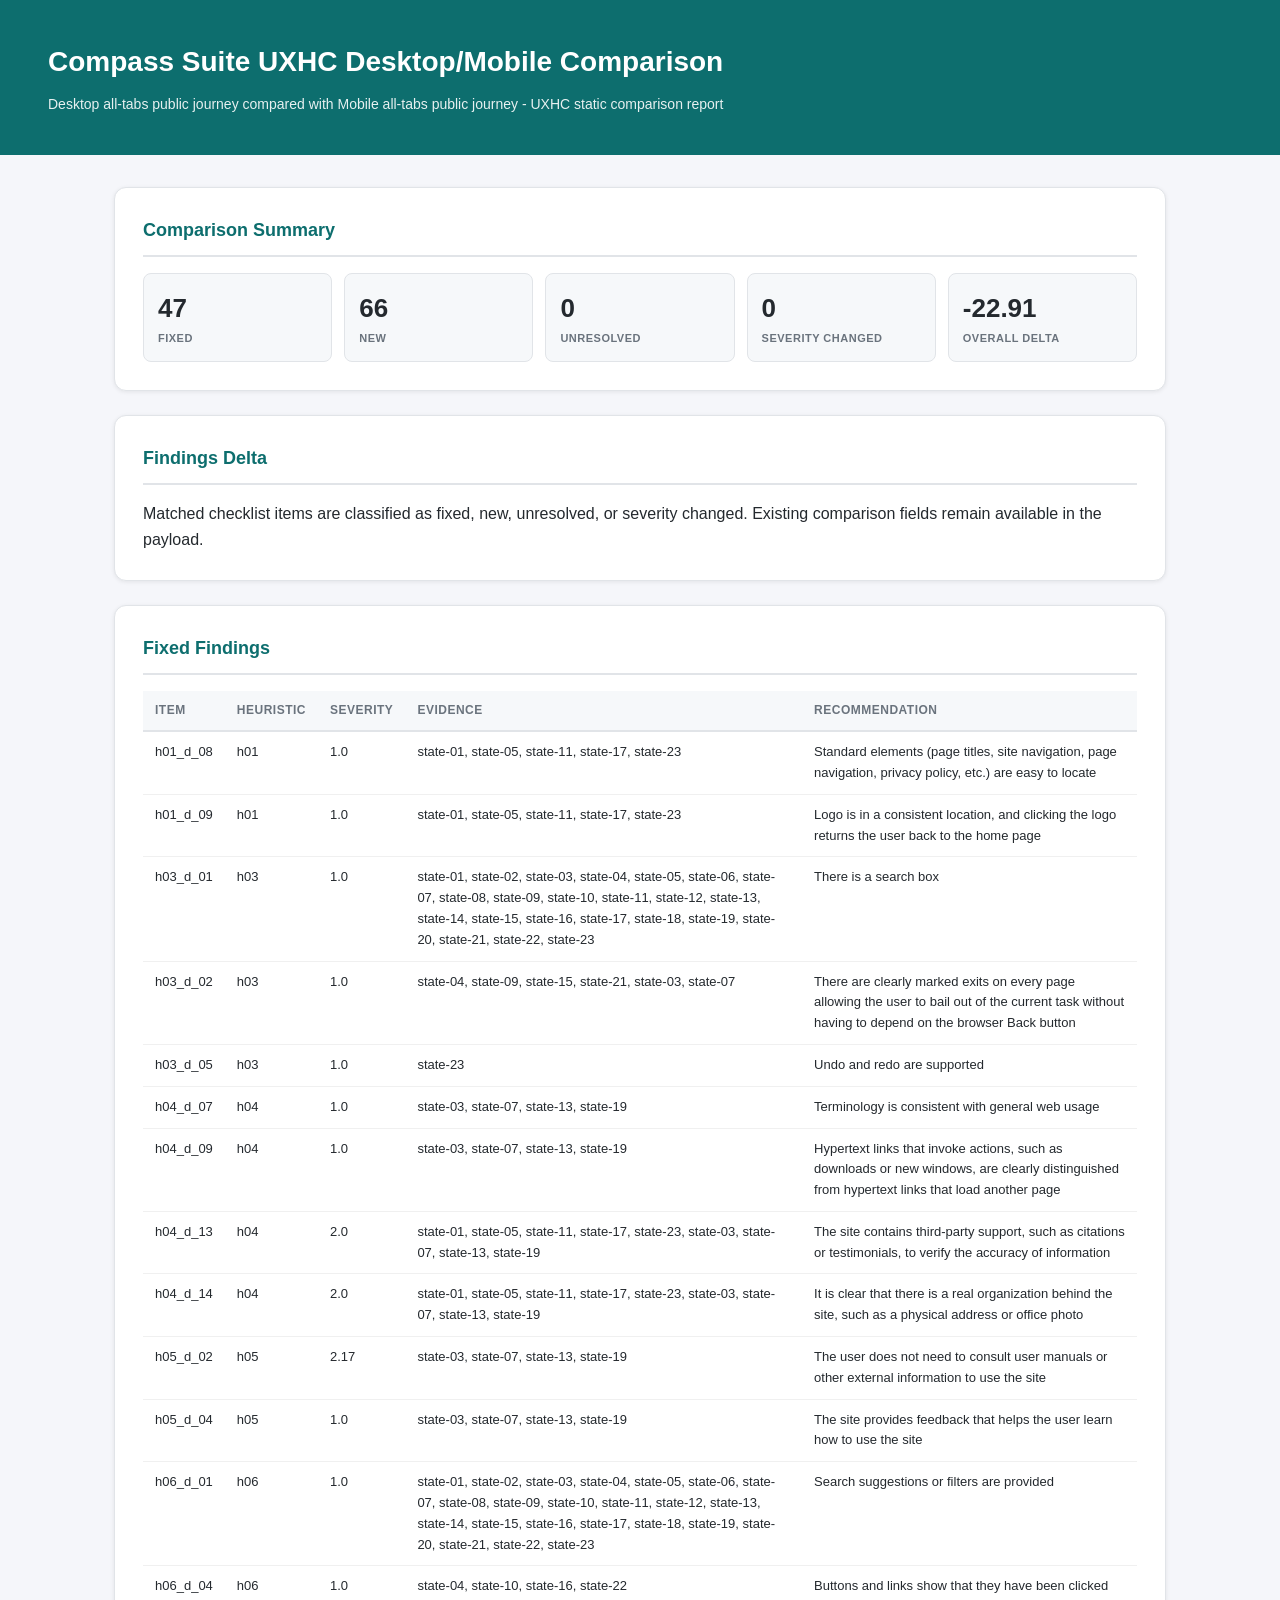
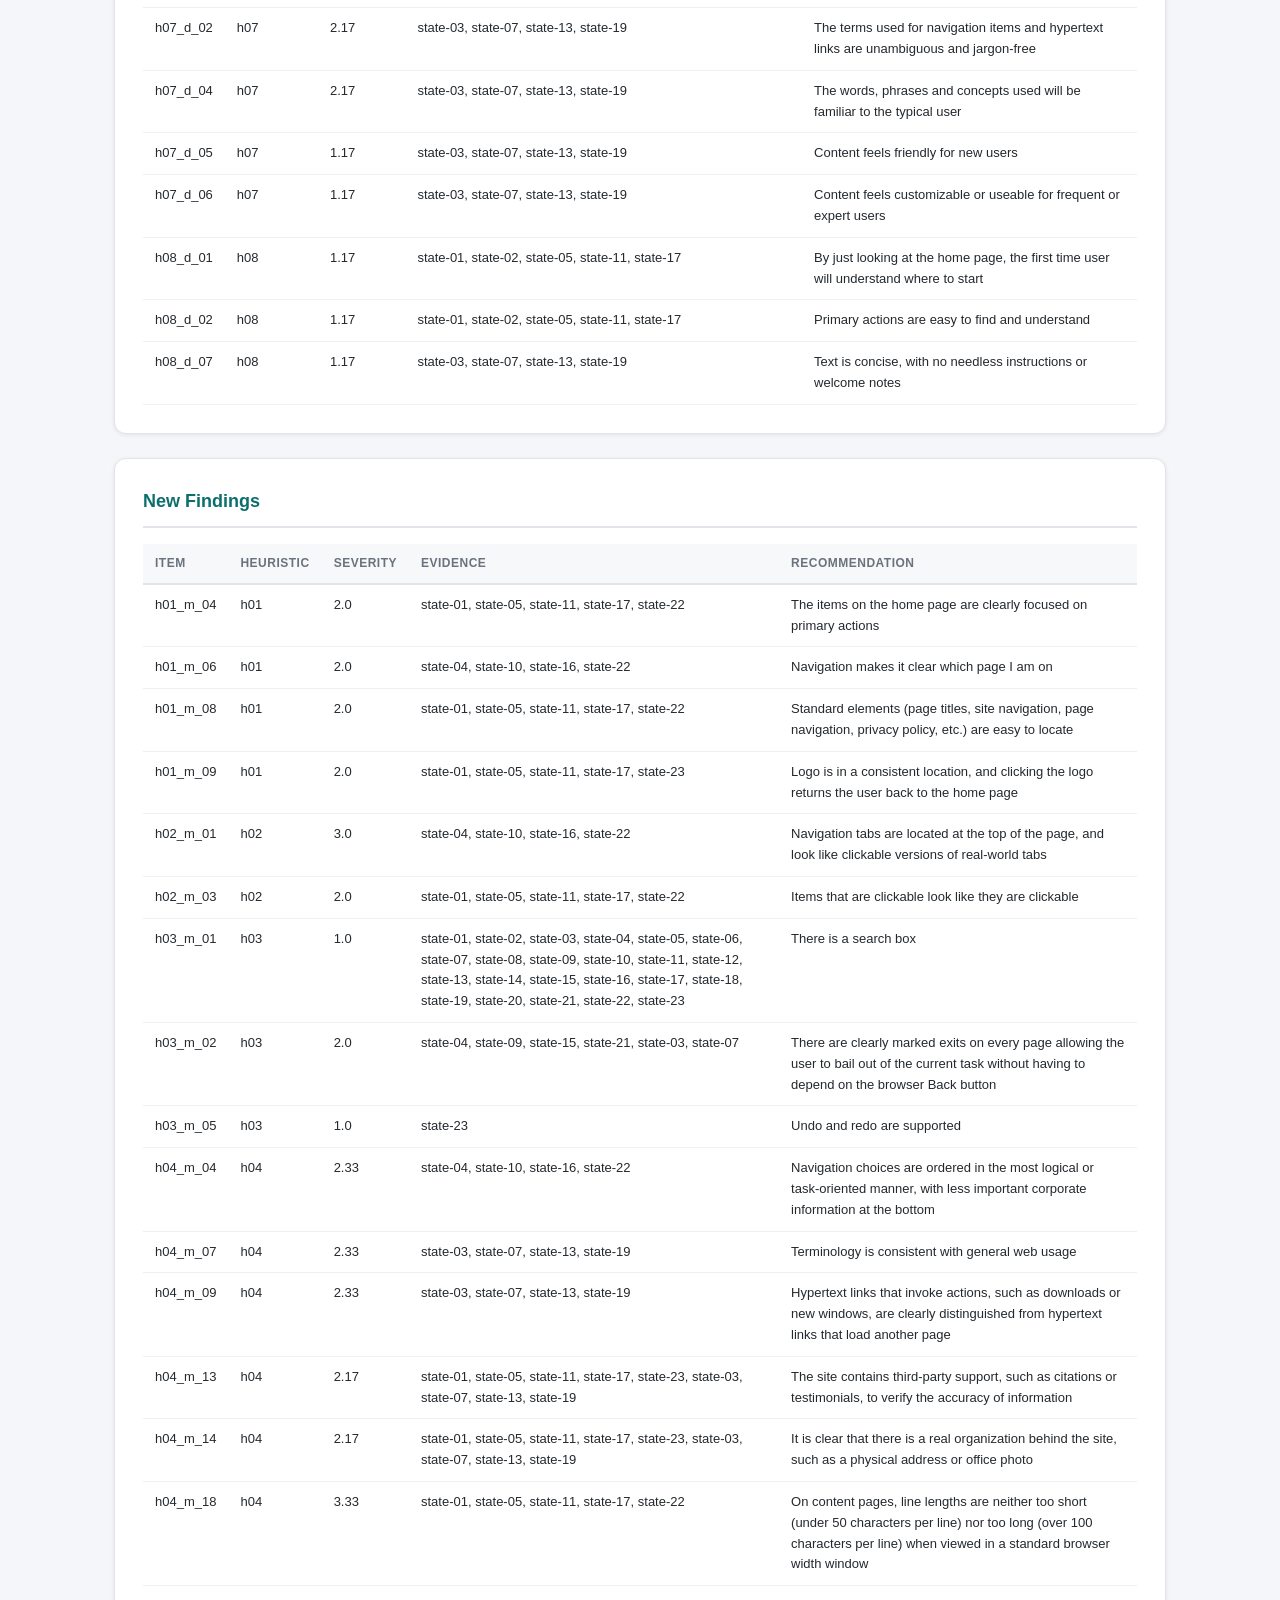
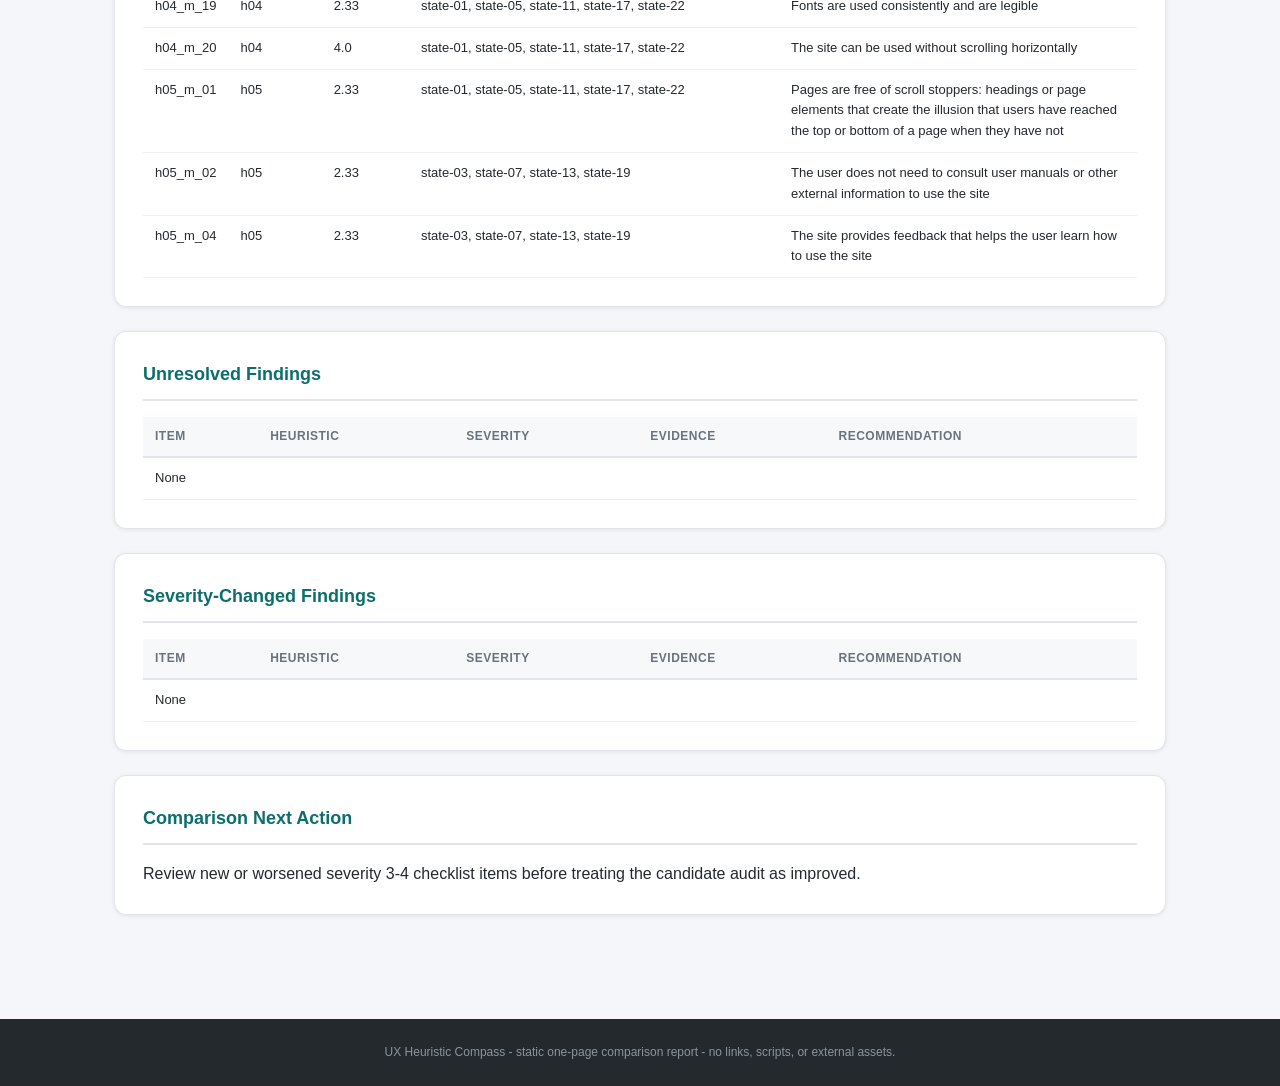
<file: examples/compass-suite-audit/desktop-mobile-comparison.html>
<!doctype html>
<html lang="en">
<head>
  <script src="../../migration/forward.js"></script>
  <meta charset="utf-8">
  <meta name="viewport" content="width=device-width, initial-scale=1">
  <title>Compass Suite UXHC Desktop/Mobile Comparison</title>
  <style>
    * { box-sizing: border-box; margin: 0; padding: 0; }
    :root { color-scheme: light; --uxhc-green: #0d6e6e; --ink: #24292e; --muted: #6a737d; --line: #e1e4e8; --soft-line: #f0f0f0; --bg: #f5f6fa; --panel: #ffffff; }
    body { font-family: -apple-system, BlinkMacSystemFont, "Segoe UI", Roboto, sans-serif; background: var(--bg); color: var(--ink); line-height: 1.6; }
    .header { background: var(--uxhc-green); color: #ffffff; padding: 40px 48px; }
    .header h1 { font-size: 28px; font-weight: 700; margin-bottom: 8px; }
    .header .meta { font-size: 14px; opacity: 0.9; }
    .container { max-width: 1100px; margin: 0 auto; padding: 32px 24px; }
    .card { background: var(--panel); border-radius: 12px; box-shadow: 0 1px 4px rgba(0,0,0,0.08); border: 1px solid var(--line); padding: 28px; margin-bottom: 24px; }
    .card h2 { font-size: 18px; font-weight: 700; margin-bottom: 16px; color: var(--uxhc-green); border-bottom: 2px solid var(--line); padding-bottom: 10px; }
    .summary-grid { display: grid; grid-template-columns: repeat(auto-fit, minmax(180px, 1fr)); gap: 12px; }
    .summary-item { border: 1px solid var(--line); border-radius: 8px; padding: 14px; background: #f6f8fa; }
    .summary-item .value { font-size: 26px; font-weight: 800; }
    .summary-item .label { font-size: 11px; font-weight: 700; text-transform: uppercase; letter-spacing: 0.5px; color: var(--muted); }
    table { width: 100%; border-collapse: collapse; margin-top: 12px; font-size: 13px; }
    th { text-align: left; padding: 10px 12px; background: #f6f8fa; font-size: 12px; font-weight: 700; text-transform: uppercase; letter-spacing: 0.5px; color: var(--muted); border-bottom: 2px solid var(--line); }
    td { padding: 10px 12px; border-bottom: 1px solid var(--soft-line); font-size: 13px; vertical-align: top; }
    footer { background: var(--ink); color: #8b949e; text-align: center; padding: 24px; font-size: 12px; margin-top: 48px; }
    @media (max-width: 700px) { .header { padding: 32px 24px; } .container { padding: 24px 16px; } table { display: block; overflow-x: auto; } }
  </style>
</head>
<body>
  <noscript><p>Working Tools has a new home. <a href="https://working-tools.jkylehobson.chatgpt.site/ux-heuristic-compass/examples/compass-suite-audit/desktop-mobile-comparison.html">Open this page on Working Tools</a>.</p></noscript>
  <header class="header">
    <h1>Compass Suite UXHC Desktop/Mobile Comparison</h1>
    <div class="meta">Desktop all-tabs public journey compared with Mobile all-tabs public journey - UXHC static comparison report</div>
  </header>
  <main class="container">
    <section class="card">
      <h2>Comparison Summary</h2>
      <div class="summary-grid">
        <div class="summary-item"><div class="value">47</div><div class="label">Fixed</div></div>
        <div class="summary-item"><div class="value">66</div><div class="label">New</div></div>
        <div class="summary-item"><div class="value">0</div><div class="label">Unresolved</div></div>
        <div class="summary-item"><div class="value">0</div><div class="label">Severity Changed</div></div>
        <div class="summary-item"><div class="value">-22.91</div><div class="label">Overall Delta</div></div>
      </div>
    </section>
    <section class="card">
      <h2>Findings Delta</h2>
      <p>Matched checklist items are classified as fixed, new, unresolved, or severity changed. Existing comparison fields remain available in the payload.</p>
    </section>
    
        <section class="card">
          <h2>Fixed Findings</h2>
          <table>
            <thead><tr><th>Item</th><th>Heuristic</th><th>Severity</th><th>Evidence</th><th>Recommendation</th></tr></thead>
            <tbody><tr><td>h01_d_08</td><td>h01</td><td>1.0</td><td>state-01, state-05, state-11, state-17, state-23</td><td>Standard elements (page titles, site navigation, page navigation, privacy policy, etc.) are easy to locate</td></tr><tr><td>h01_d_09</td><td>h01</td><td>1.0</td><td>state-01, state-05, state-11, state-17, state-23</td><td>Logo is in a consistent location, and clicking the logo returns the user back to the home page</td></tr><tr><td>h03_d_01</td><td>h03</td><td>1.0</td><td>state-01, state-02, state-03, state-04, state-05, state-06, state-07, state-08, state-09, state-10, state-11, state-12, state-13, state-14, state-15, state-16, state-17, state-18, state-19, state-20, state-21, state-22, state-23</td><td>There is a search box</td></tr><tr><td>h03_d_02</td><td>h03</td><td>1.0</td><td>state-04, state-09, state-15, state-21, state-03, state-07</td><td>There are clearly marked exits on every page allowing the user to bail out of the current task without having to depend on the browser Back button</td></tr><tr><td>h03_d_05</td><td>h03</td><td>1.0</td><td>state-23</td><td>Undo and redo are supported</td></tr><tr><td>h04_d_07</td><td>h04</td><td>1.0</td><td>state-03, state-07, state-13, state-19</td><td>Terminology is consistent with general web usage</td></tr><tr><td>h04_d_09</td><td>h04</td><td>1.0</td><td>state-03, state-07, state-13, state-19</td><td>Hypertext links that invoke actions, such as downloads or new windows, are clearly distinguished from hypertext links that load another page</td></tr><tr><td>h04_d_13</td><td>h04</td><td>2.0</td><td>state-01, state-05, state-11, state-17, state-23, state-03, state-07, state-13, state-19</td><td>The site contains third-party support, such as citations or testimonials, to verify the accuracy of information</td></tr><tr><td>h04_d_14</td><td>h04</td><td>2.0</td><td>state-01, state-05, state-11, state-17, state-23, state-03, state-07, state-13, state-19</td><td>It is clear that there is a real organization behind the site, such as a physical address or office photo</td></tr><tr><td>h05_d_02</td><td>h05</td><td>2.17</td><td>state-03, state-07, state-13, state-19</td><td>The user does not need to consult user manuals or other external information to use the site</td></tr><tr><td>h05_d_04</td><td>h05</td><td>1.0</td><td>state-03, state-07, state-13, state-19</td><td>The site provides feedback that helps the user learn how to use the site</td></tr><tr><td>h06_d_01</td><td>h06</td><td>1.0</td><td>state-01, state-02, state-03, state-04, state-05, state-06, state-07, state-08, state-09, state-10, state-11, state-12, state-13, state-14, state-15, state-16, state-17, state-18, state-19, state-20, state-21, state-22, state-23</td><td>Search suggestions or filters are provided</td></tr><tr><td>h06_d_04</td><td>h06</td><td>1.0</td><td>state-04, state-10, state-16, state-22</td><td>Buttons and links show that they have been clicked</td></tr><tr><td>h07_d_02</td><td>h07</td><td>2.17</td><td>state-03, state-07, state-13, state-19</td><td>The terms used for navigation items and hypertext links are unambiguous and jargon-free</td></tr><tr><td>h07_d_04</td><td>h07</td><td>2.17</td><td>state-03, state-07, state-13, state-19</td><td>The words, phrases and concepts used will be familiar to the typical user</td></tr><tr><td>h07_d_05</td><td>h07</td><td>1.17</td><td>state-03, state-07, state-13, state-19</td><td>Content feels friendly for new users</td></tr><tr><td>h07_d_06</td><td>h07</td><td>1.17</td><td>state-03, state-07, state-13, state-19</td><td>Content feels customizable or useable for frequent or expert users</td></tr><tr><td>h08_d_01</td><td>h08</td><td>1.17</td><td>state-01, state-02, state-05, state-11, state-17</td><td>By just looking at the home page, the first time user will understand where to start</td></tr><tr><td>h08_d_02</td><td>h08</td><td>1.17</td><td>state-01, state-02, state-05, state-11, state-17</td><td>Primary actions are easy to find and understand</td></tr><tr><td>h08_d_07</td><td>h08</td><td>1.17</td><td>state-03, state-07, state-13, state-19</td><td>Text is concise, with no needless instructions or welcome notes</td></tr></tbody>
          </table>
        </section>
        
    
        <section class="card">
          <h2>New Findings</h2>
          <table>
            <thead><tr><th>Item</th><th>Heuristic</th><th>Severity</th><th>Evidence</th><th>Recommendation</th></tr></thead>
            <tbody><tr><td>h01_m_04</td><td>h01</td><td>2.0</td><td>state-01, state-05, state-11, state-17, state-22</td><td>The items on the home page are clearly focused on primary actions</td></tr><tr><td>h01_m_06</td><td>h01</td><td>2.0</td><td>state-04, state-10, state-16, state-22</td><td>Navigation makes it clear which page I am on</td></tr><tr><td>h01_m_08</td><td>h01</td><td>2.0</td><td>state-01, state-05, state-11, state-17, state-22</td><td>Standard elements (page titles, site navigation, page navigation, privacy policy, etc.) are easy to locate</td></tr><tr><td>h01_m_09</td><td>h01</td><td>2.0</td><td>state-01, state-05, state-11, state-17, state-23</td><td>Logo is in a consistent location, and clicking the logo returns the user back to the home page</td></tr><tr><td>h02_m_01</td><td>h02</td><td>3.0</td><td>state-04, state-10, state-16, state-22</td><td>Navigation tabs are located at the top of the page, and look like clickable versions of real-world tabs</td></tr><tr><td>h02_m_03</td><td>h02</td><td>2.0</td><td>state-01, state-05, state-11, state-17, state-22</td><td>Items that are clickable look like they are clickable</td></tr><tr><td>h03_m_01</td><td>h03</td><td>1.0</td><td>state-01, state-02, state-03, state-04, state-05, state-06, state-07, state-08, state-09, state-10, state-11, state-12, state-13, state-14, state-15, state-16, state-17, state-18, state-19, state-20, state-21, state-22, state-23</td><td>There is a search box</td></tr><tr><td>h03_m_02</td><td>h03</td><td>2.0</td><td>state-04, state-09, state-15, state-21, state-03, state-07</td><td>There are clearly marked exits on every page allowing the user to bail out of the current task without having to depend on the browser Back button</td></tr><tr><td>h03_m_05</td><td>h03</td><td>1.0</td><td>state-23</td><td>Undo and redo are supported</td></tr><tr><td>h04_m_04</td><td>h04</td><td>2.33</td><td>state-04, state-10, state-16, state-22</td><td>Navigation choices are ordered in the most logical or task-oriented manner, with less important corporate information at the bottom</td></tr><tr><td>h04_m_07</td><td>h04</td><td>2.33</td><td>state-03, state-07, state-13, state-19</td><td>Terminology is consistent with general web usage</td></tr><tr><td>h04_m_09</td><td>h04</td><td>2.33</td><td>state-03, state-07, state-13, state-19</td><td>Hypertext links that invoke actions, such as downloads or new windows, are clearly distinguished from hypertext links that load another page</td></tr><tr><td>h04_m_13</td><td>h04</td><td>2.17</td><td>state-01, state-05, state-11, state-17, state-23, state-03, state-07, state-13, state-19</td><td>The site contains third-party support, such as citations or testimonials, to verify the accuracy of information</td></tr><tr><td>h04_m_14</td><td>h04</td><td>2.17</td><td>state-01, state-05, state-11, state-17, state-23, state-03, state-07, state-13, state-19</td><td>It is clear that there is a real organization behind the site, such as a physical address or office photo</td></tr><tr><td>h04_m_18</td><td>h04</td><td>3.33</td><td>state-01, state-05, state-11, state-17, state-22</td><td>On content pages, line lengths are neither too short (under 50 characters per line) nor too long (over 100 characters per line) when viewed in a standard browser width window</td></tr><tr><td>h04_m_19</td><td>h04</td><td>2.33</td><td>state-01, state-05, state-11, state-17, state-22</td><td>Fonts are used consistently and are legible</td></tr><tr><td>h04_m_20</td><td>h04</td><td>4.0</td><td>state-01, state-05, state-11, state-17, state-22</td><td>The site can be used without scrolling horizontally</td></tr><tr><td>h05_m_01</td><td>h05</td><td>2.33</td><td>state-01, state-05, state-11, state-17, state-22</td><td>Pages are free of scroll stoppers: headings or page elements that create the illusion that users have reached the top or bottom of a page when they have not</td></tr><tr><td>h05_m_02</td><td>h05</td><td>2.33</td><td>state-03, state-07, state-13, state-19</td><td>The user does not need to consult user manuals or other external information to use the site</td></tr><tr><td>h05_m_04</td><td>h05</td><td>2.33</td><td>state-03, state-07, state-13, state-19</td><td>The site provides feedback that helps the user learn how to use the site</td></tr></tbody>
          </table>
        </section>
        
    
        <section class="card">
          <h2>Unresolved Findings</h2>
          <table>
            <thead><tr><th>Item</th><th>Heuristic</th><th>Severity</th><th>Evidence</th><th>Recommendation</th></tr></thead>
            <tbody><tr><td colspan="5">None</td></tr></tbody>
          </table>
        </section>
        
    
        <section class="card">
          <h2>Severity-Changed Findings</h2>
          <table>
            <thead><tr><th>Item</th><th>Heuristic</th><th>Severity</th><th>Evidence</th><th>Recommendation</th></tr></thead>
            <tbody><tr><td colspan="5">None</td></tr></tbody>
          </table>
        </section>
        
    <section class="card">
      <h2>Comparison Next Action</h2>
      <p>Review new or worsened severity 3-4 checklist items before treating the candidate audit as improved.</p>
    </section>
  </main>
  <footer>UX Heuristic Compass - static one-page comparison report - no links, scripts, or external assets.</footer>
</body>
</html>
</file>
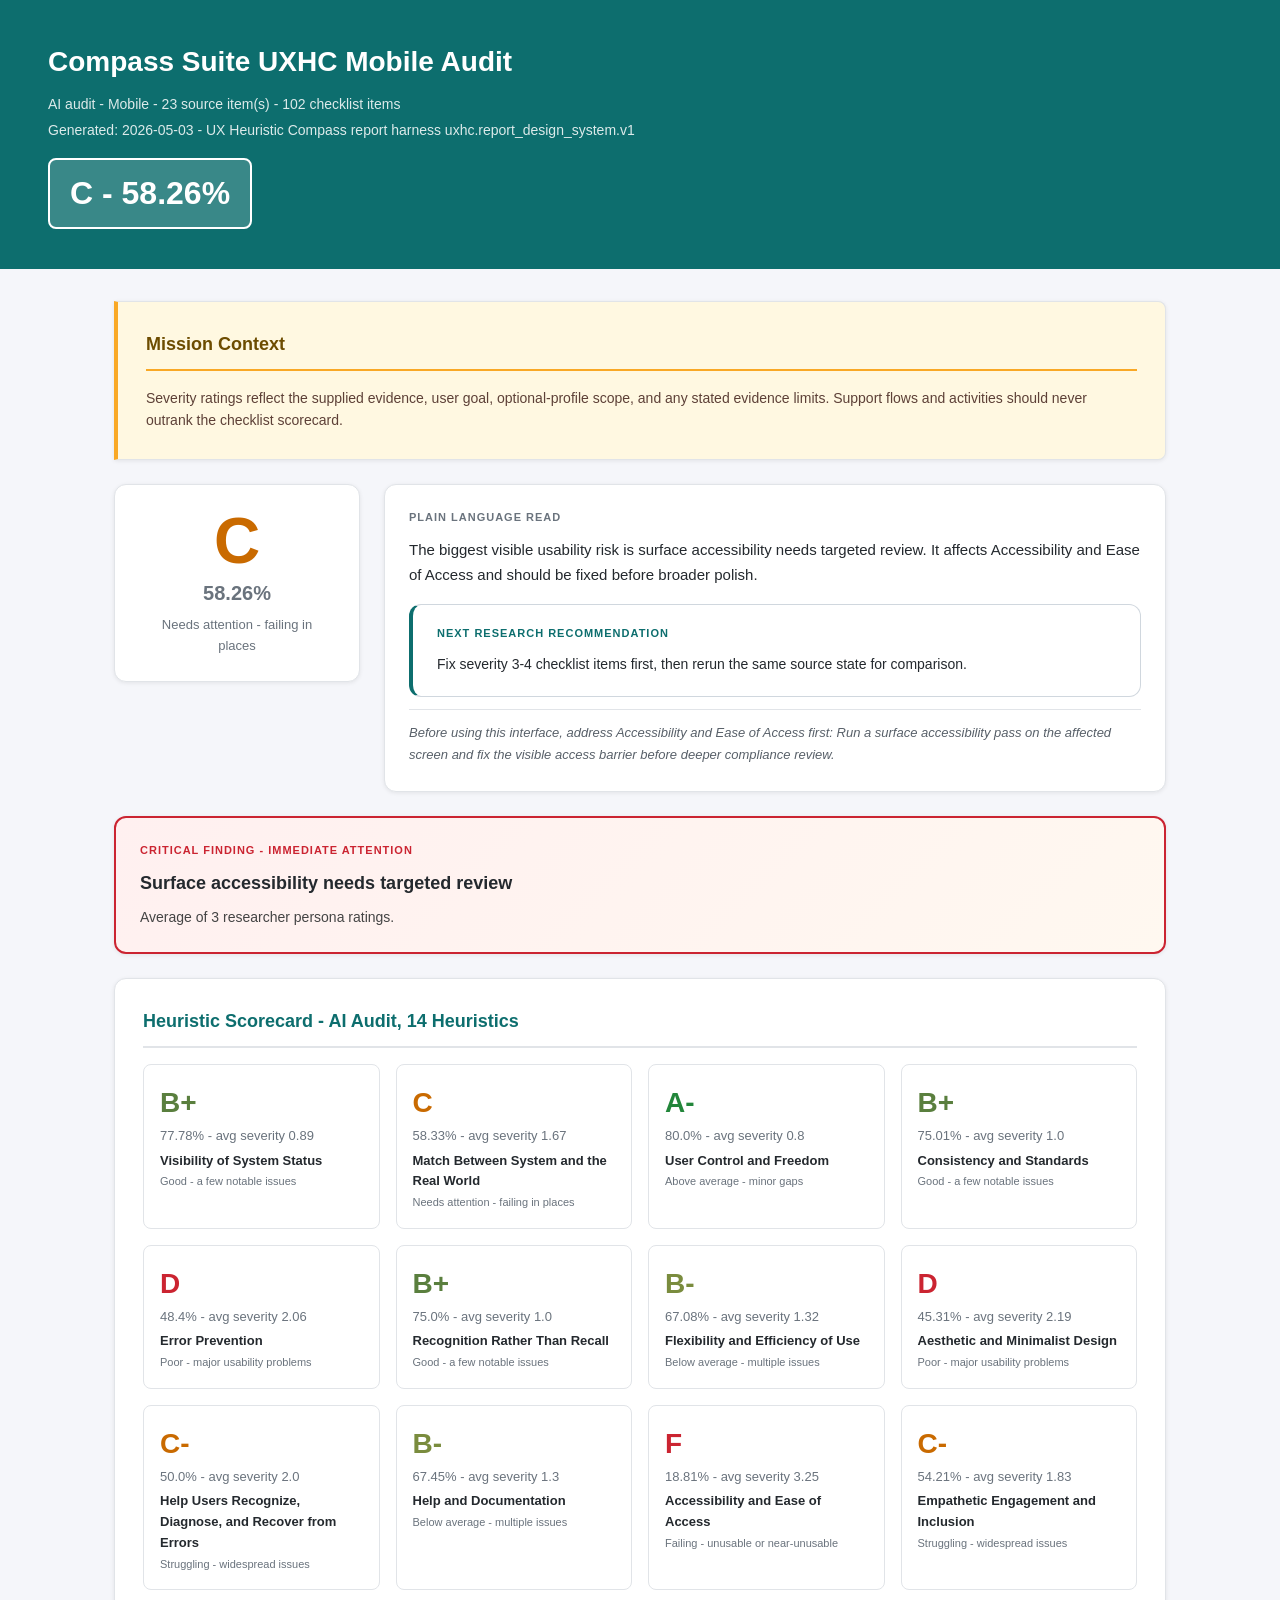
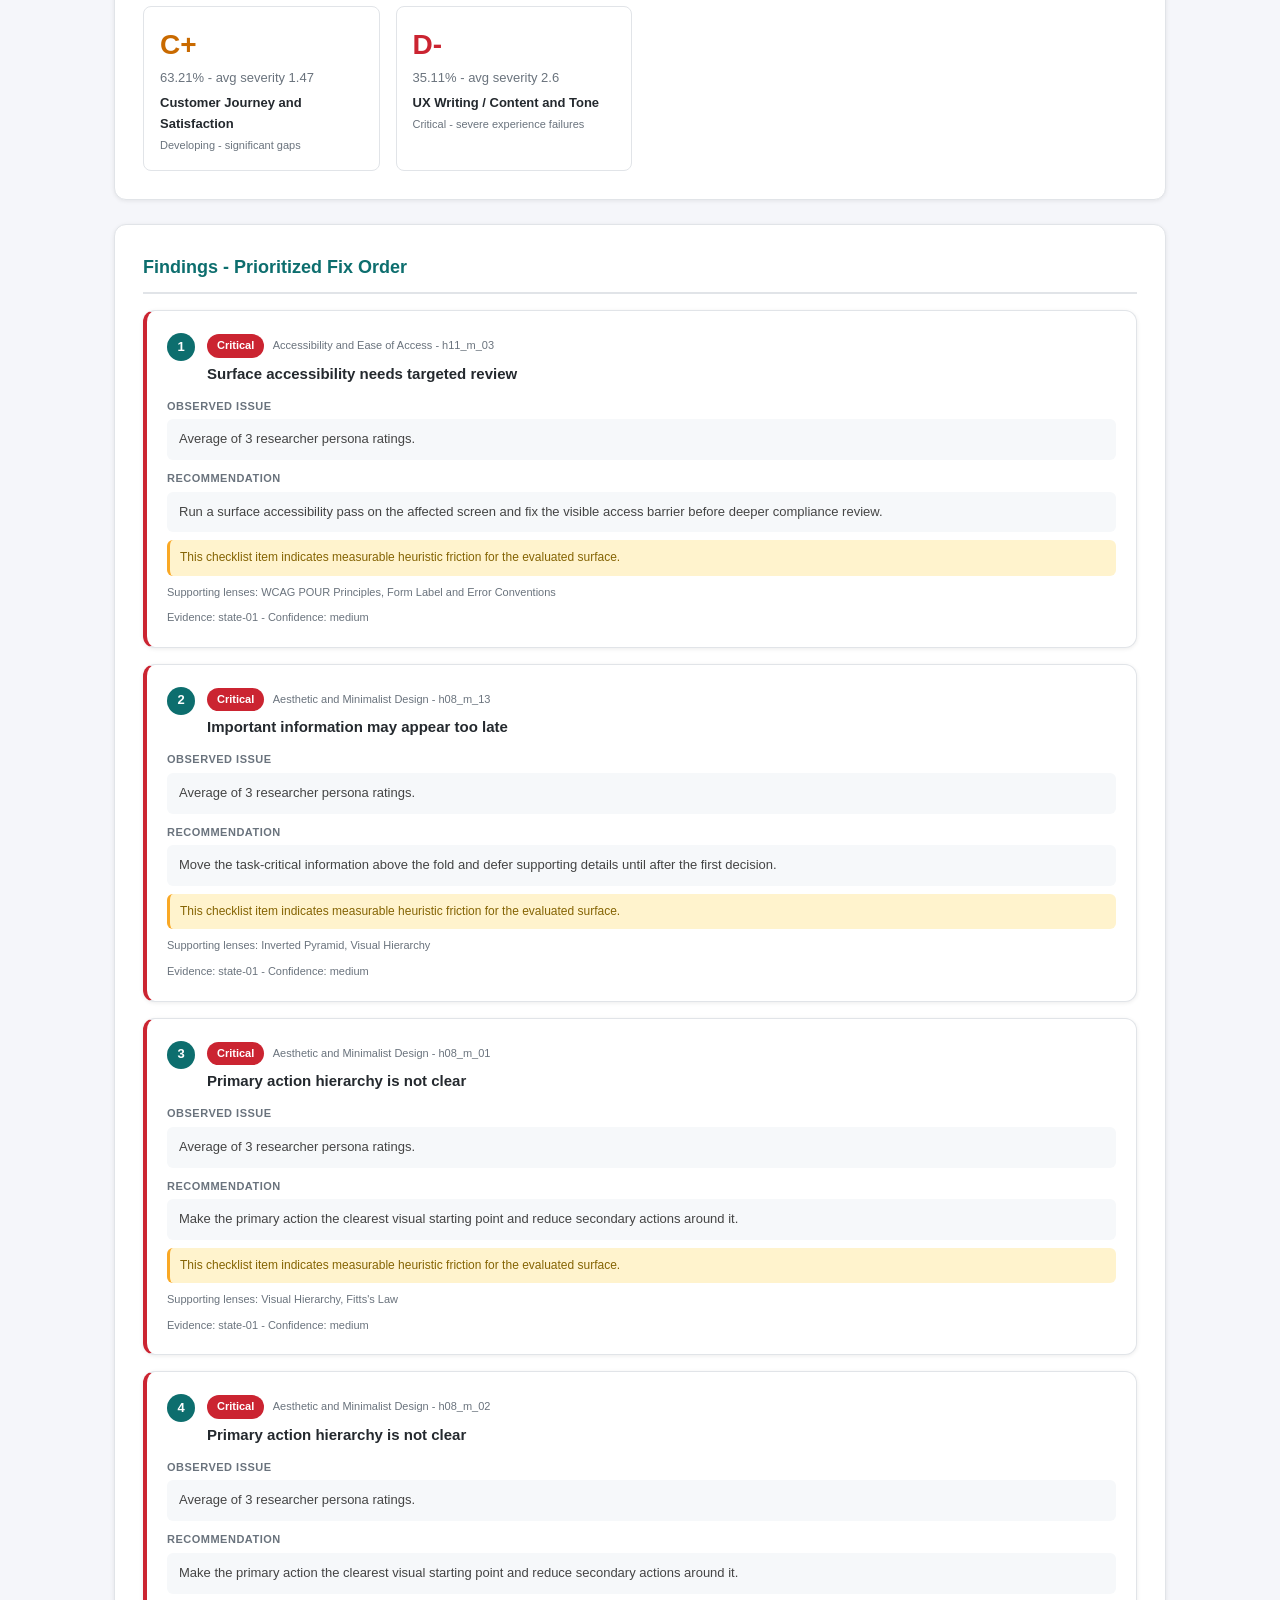
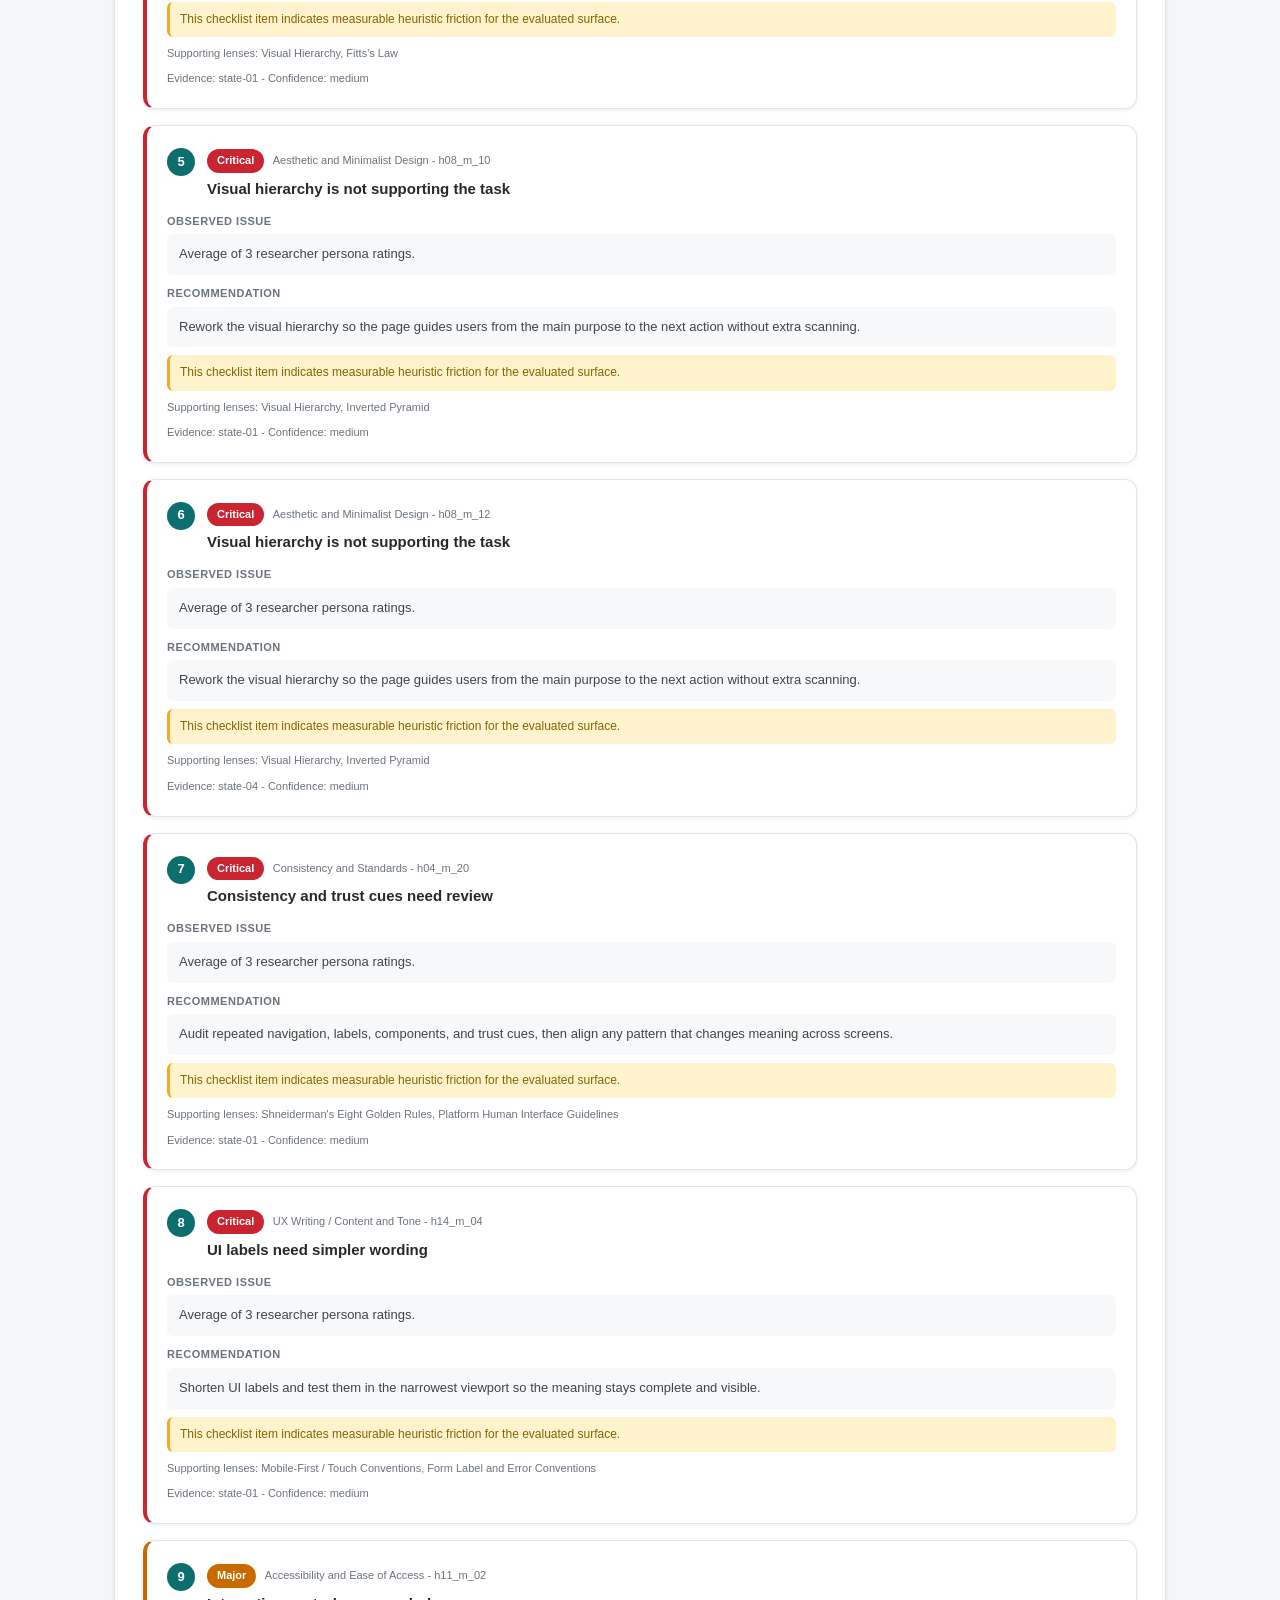
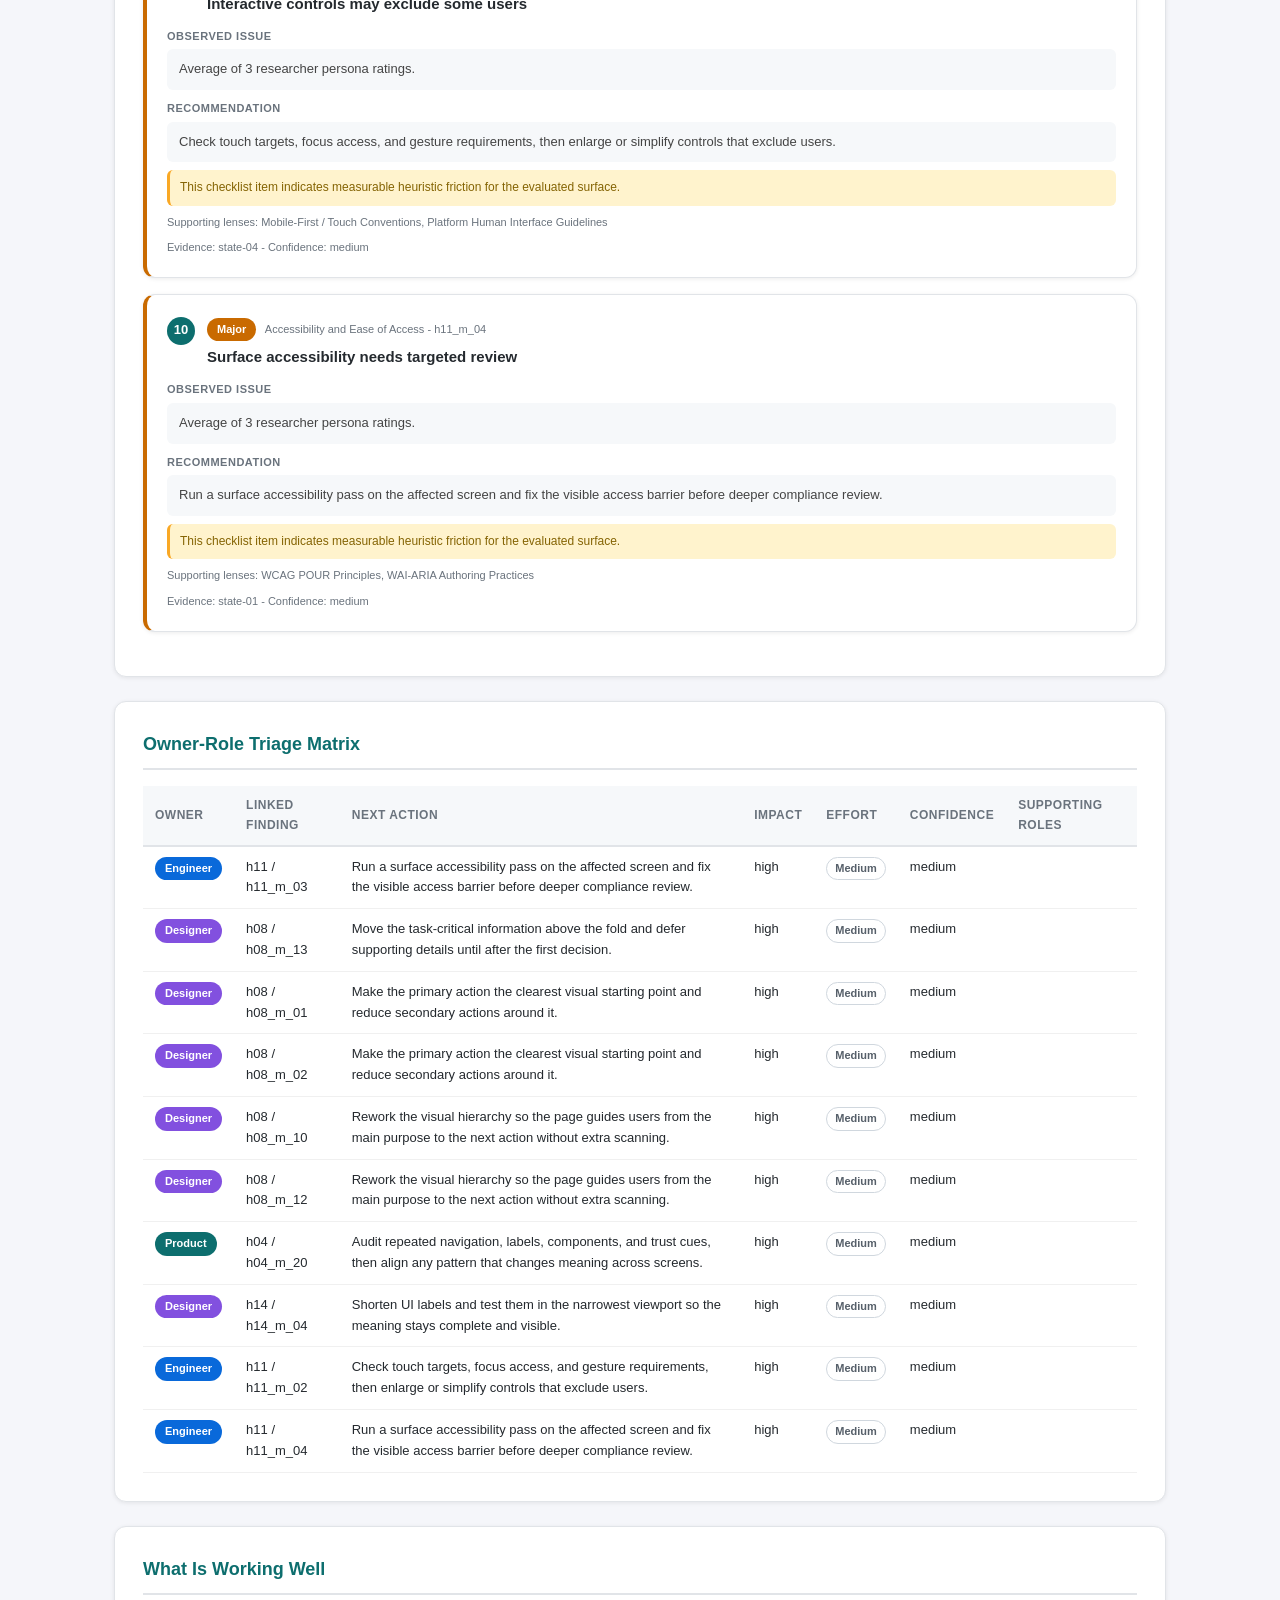
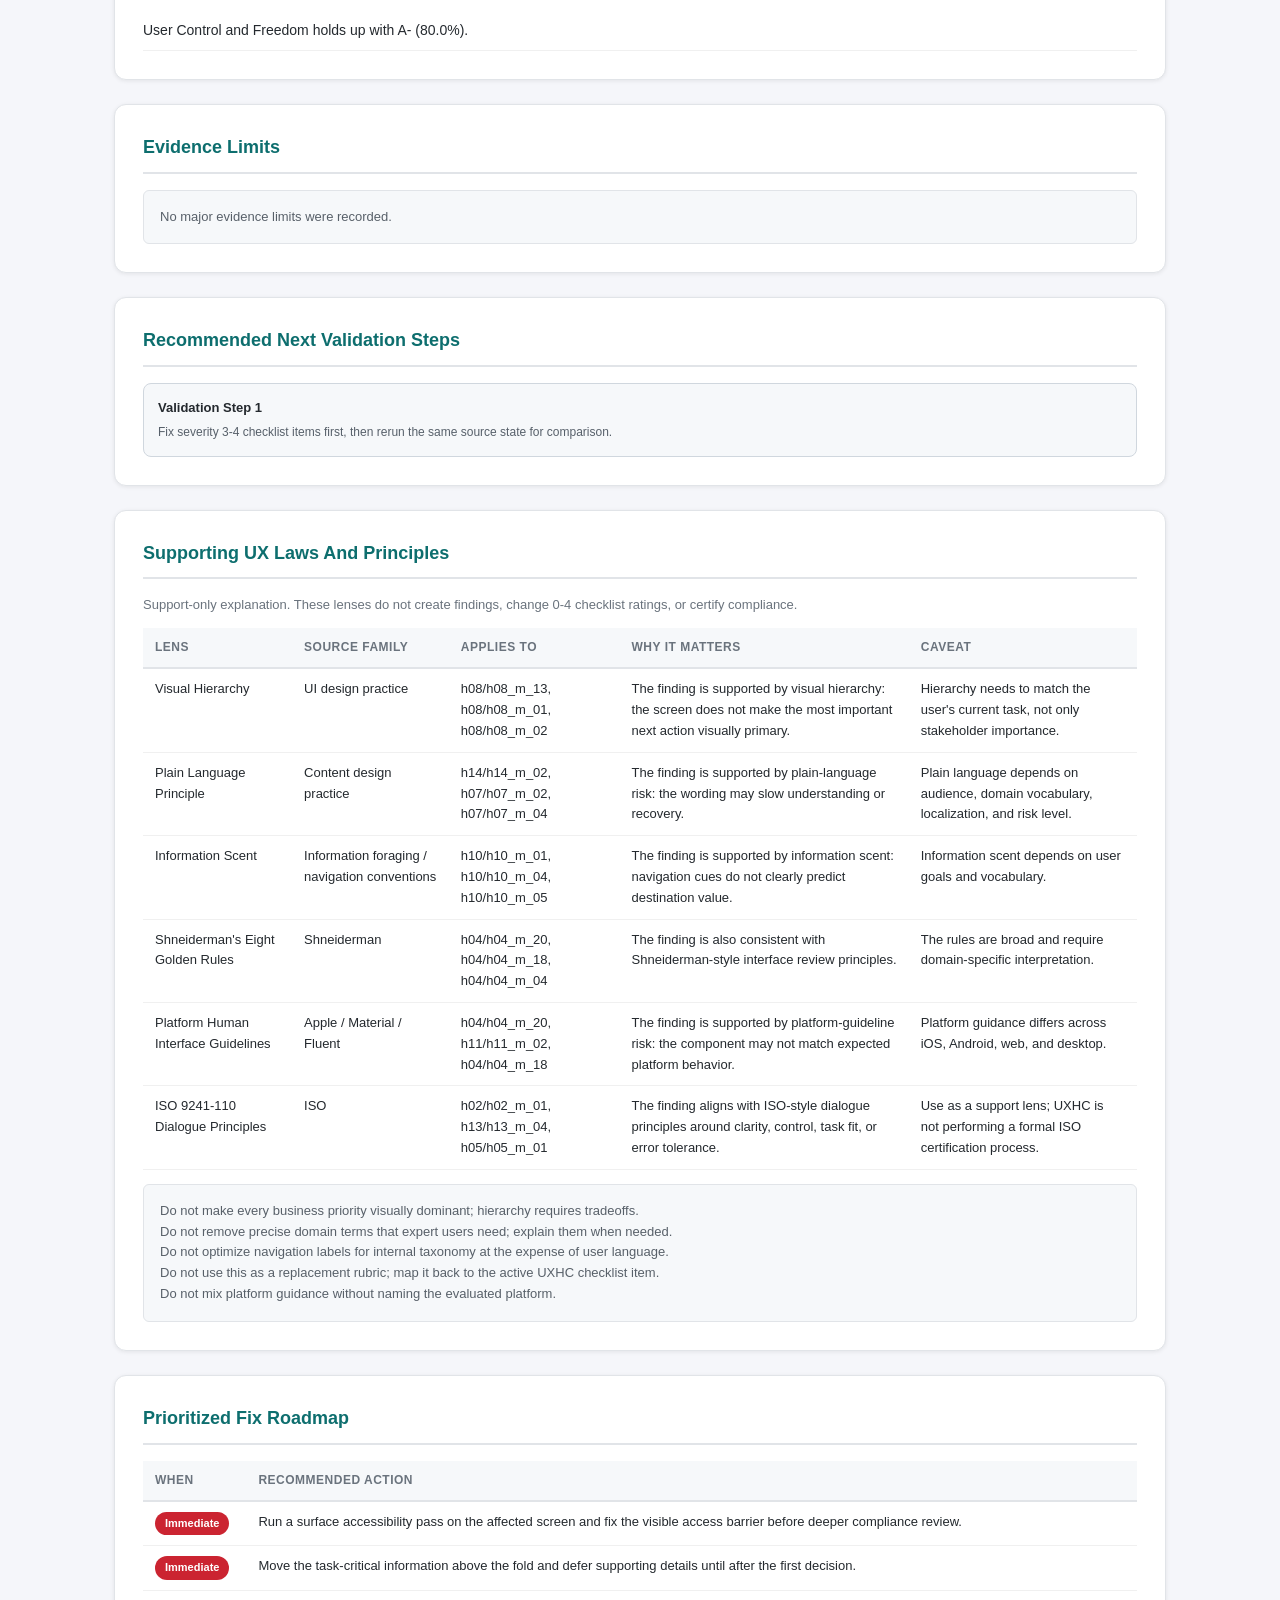
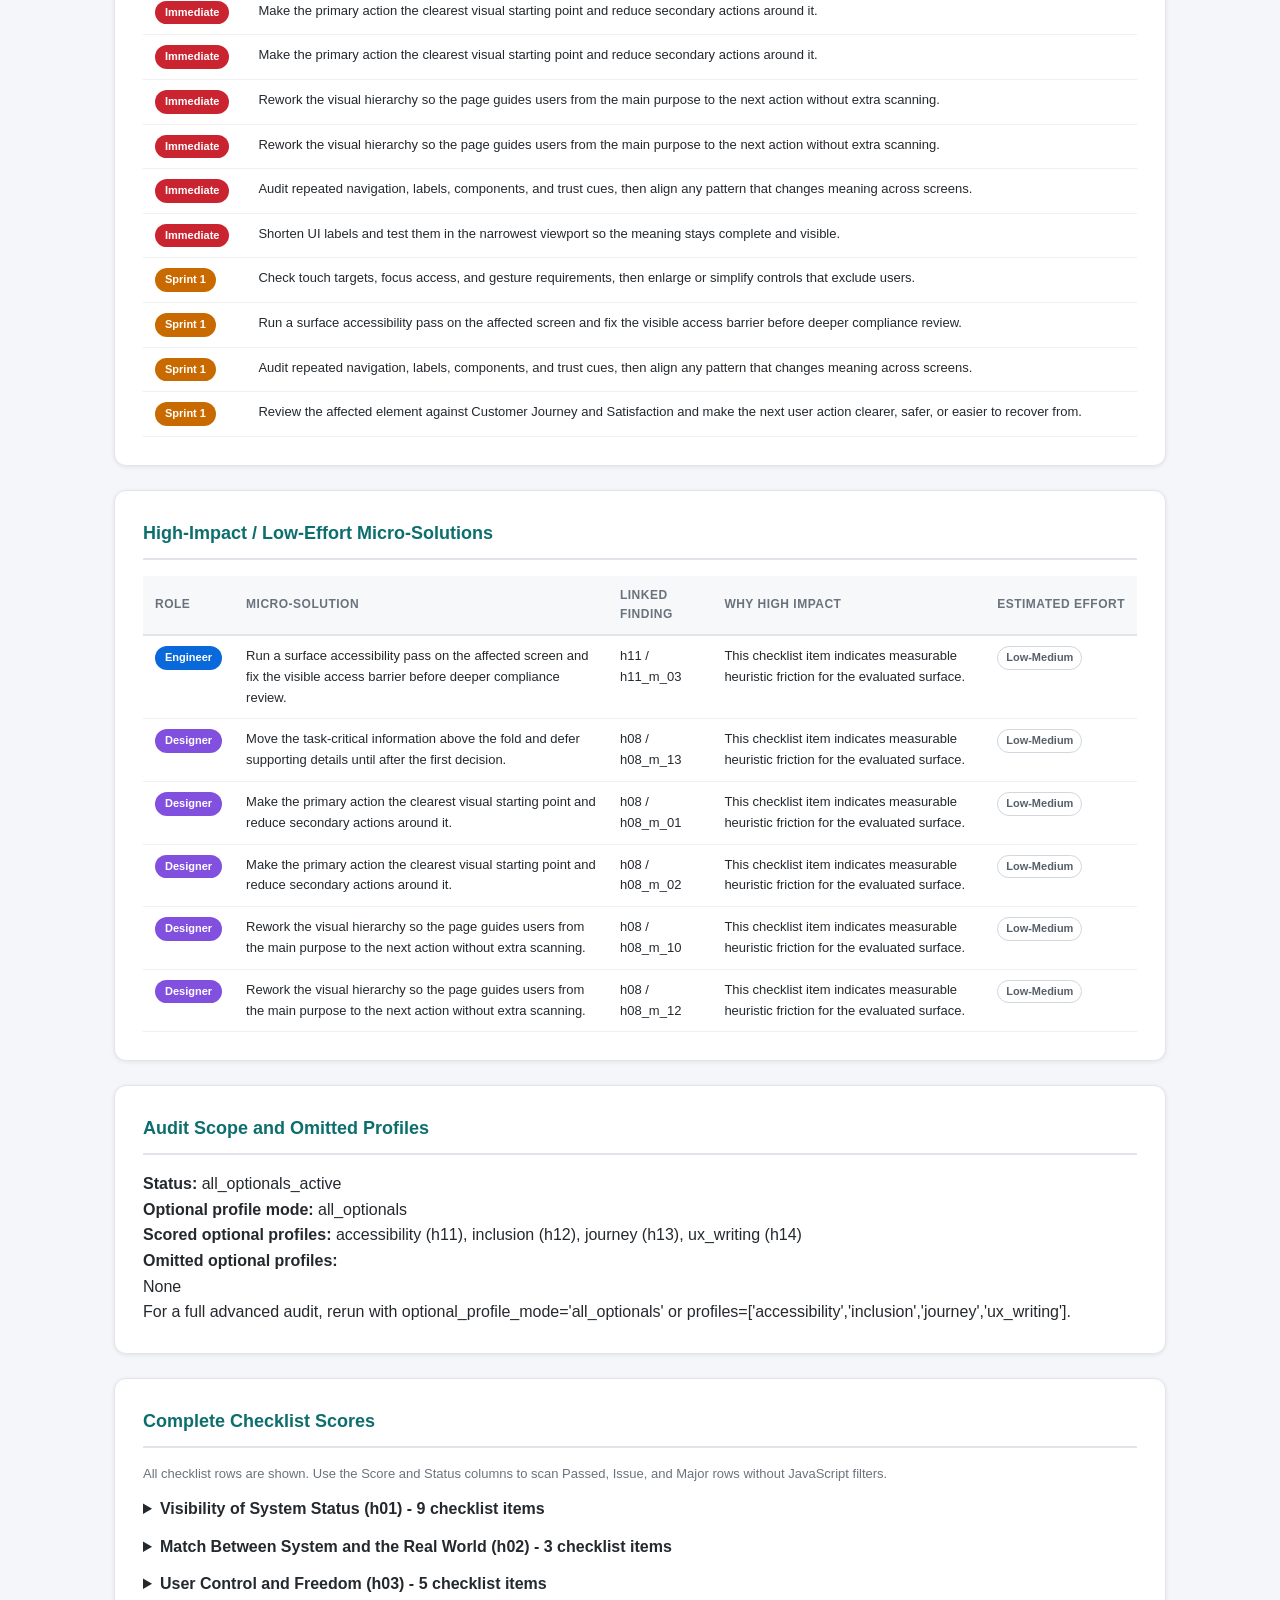
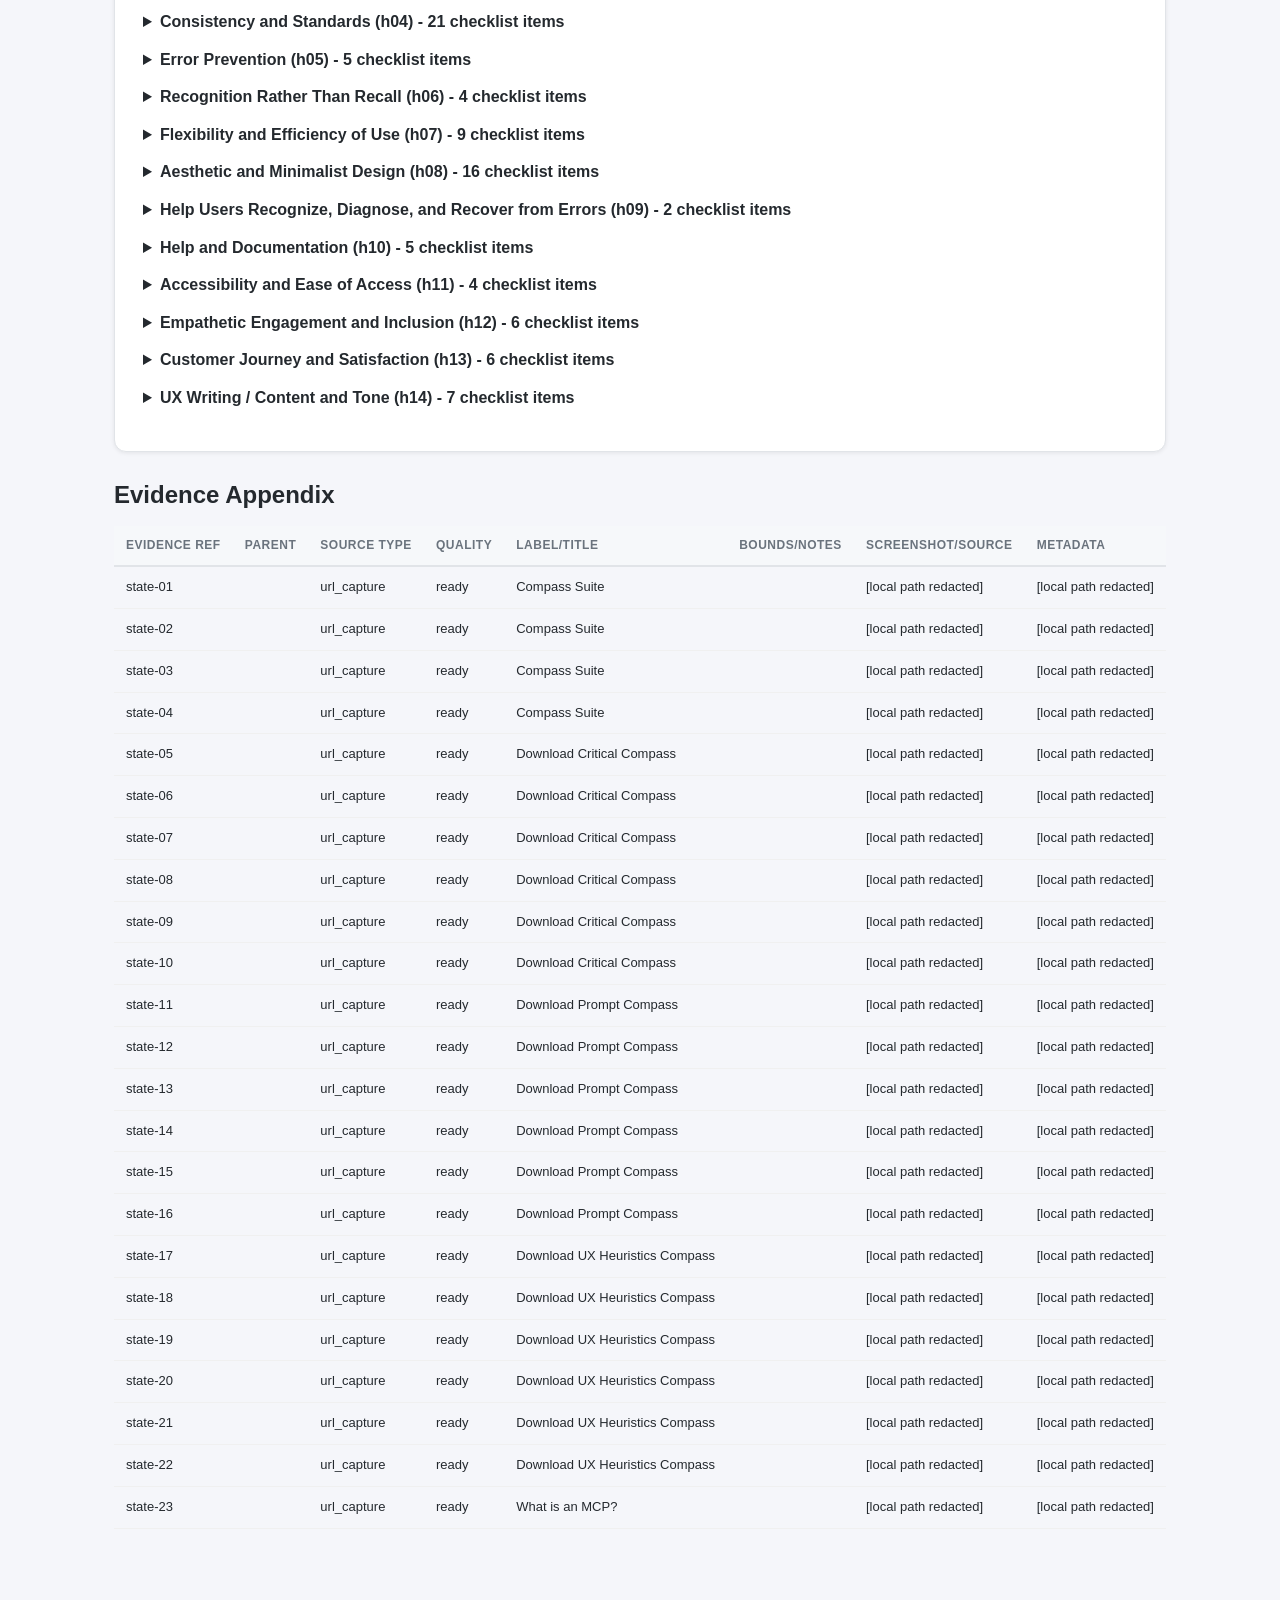
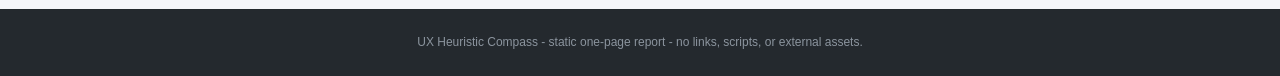
<file: examples/compass-suite-audit/mobile-audit.html>
<!doctype html>
<html lang="en">
<head>
  <script src="../../migration/forward.js"></script>
  <meta charset="utf-8">
  <meta name="viewport" content="width=device-width, initial-scale=1">
  <title>Compass Suite UXHC Mobile Audit</title>
  <style>
    * { box-sizing: border-box; margin: 0; padding: 0; }
    :root { color-scheme: light; --uxhc-green: #0d6e6e; --ink: #24292e; --muted: #6a737d; --line: #e1e4e8; --soft-line: #f0f0f0; --bg: #f5f6fa; --panel: #ffffff; --warning-bg: #fff8e1; --warning-line: #f9a825; --danger: #cb2431; --major: #c96a00; --medium: #b8860b; --success: #22863a; }
    body { font-family: -apple-system, BlinkMacSystemFont, "Segoe UI", Roboto, sans-serif; background: var(--bg); color: var(--ink); line-height: 1.6; }
    .header { background: var(--uxhc-green); color: #ffffff; padding: 40px 48px; }
    .header h1 { font-size: 28px; font-weight: 700; margin-bottom: 8px; }
    .header .meta { font-size: 14px; opacity: 0.86; margin-top: 4px; }
    .header .grade-badge { display: inline-block; background: rgba(255,255,255,0.18); border: 2px solid #ffffff; border-radius: 8px; padding: 8px 20px; font-size: 32px; font-weight: 800; margin-top: 16px; }
    .container { max-width: 1100px; margin: 0 auto; padding: 32px 24px; }
    .card, .plain-read, .overall-grade-card, .finding, .top-finding-alert, .scope-lock { background: var(--panel); border-radius: 12px; box-shadow: 0 1px 4px rgba(0,0,0,0.08); border: 1px solid var(--line); }
    .card, .scope-lock { padding: 28px; margin-bottom: 24px; }
    .card h2, .scope-lock h2 { font-size: 18px; font-weight: 700; margin-bottom: 16px; color: var(--uxhc-green); border-bottom: 2px solid var(--line); padding-bottom: 10px; }
    .mission-box { background: var(--warning-bg); border-left: 4px solid var(--warning-line); border-radius: 0 8px 8px 0; }
    .mission-box h2 { color: #6d4c00; border-bottom-color: var(--warning-line); }
    .mission-box p { color: #5d4037; font-size: 14px; }
    .overall-summary { display: flex; gap: 24px; align-items: flex-start; margin-bottom: 24px; flex-wrap: wrap; }
    .overall-grade-card { padding: 24px 32px; text-align: center; min-width: 160px; align-self: flex-start; }
    .overall-grade-card .big-grade { font-size: 64px; font-weight: 900; line-height: 1; }
    .overall-grade-card .pct { font-size: 20px; font-weight: 600; color: var(--muted); margin-top: 4px; }
    .overall-grade-card .descriptor { font-size: 13px; color: var(--muted); margin-top: 6px; max-width: 180px; }
    .plain-read { padding: 24px; flex: 1; min-width: 300px; }
    .label { font-size: 11px; font-weight: 700; text-transform: uppercase; letter-spacing: 1px; color: var(--muted); margin-bottom: 10px; }
    .plain-read p { font-size: 15px; color: var(--ink); line-height: 1.7; }
    .plain-read .before { font-size: 13px; color: #586069; margin-top: 12px; padding-top: 12px; border-top: 1px solid var(--line); font-style: italic; }
    .research-recommendation { background: #ffffff; border-radius: 12px; padding: 20px 24px; border: 1px solid #d0d7de; border-left: 4px solid var(--uxhc-green); margin-top: 16px; }
    .research-recommendation .label { color: var(--uxhc-green); }
    .research-recommendation p { font-size: 14px; }
    .top-finding-alert { background: linear-gradient(135deg, #fff0f0, #fff8f0); border: 2px solid var(--danger); padding: 24px; margin-bottom: 24px; }
    .top-finding-ok { background: #f6f8fa; border-color: var(--line); }
    .top-finding-alert .label { color: var(--danger); }
    .top-finding-alert h3 { font-size: 18px; font-weight: 700; margin-bottom: 8px; }
    .top-finding-alert p { font-size: 14px; color: #444; }
    .scorecard-grid { display: grid; grid-template-columns: repeat(auto-fill, minmax(220px, 1fr)); gap: 16px; }
    .score-item { border: 1px solid var(--line); border-radius: 8px; padding: 16px; }
    .score-item .grade { font-size: 28px; font-weight: 800; }
    .score-item .pct { font-size: 13px; color: var(--muted); }
    .score-item .name { font-size: 13px; font-weight: 600; margin-top: 4px; }
    .score-item .desc { font-size: 11px; color: var(--muted); margin-top: 2px; }
    .finding { padding: 20px; margin-bottom: 16px; border-left: 4px solid var(--medium); }
    .finding-header { display: flex; align-items: flex-start; gap: 12px; margin-bottom: 12px; }
    .rank { background: var(--uxhc-green); color: #ffffff; width: 28px; height: 28px; border-radius: 50%; display: flex; align-items: center; justify-content: center; font-weight: 700; font-size: 13px; flex-shrink: 0; margin-top: 2px; }
    .severity-badge, .sprint-badge, .role-badge { display: inline-block; border-radius: 12px; padding: 3px 10px; font-size: 11px; font-weight: 700; color: #ffffff; white-space: nowrap; }
    .heuristic-tag { font-size: 11px; color: var(--muted); margin-left: 4px; }
    .finding h3 { font-size: 15px; font-weight: 700; margin-top: 4px; }
    .section { margin-top: 10px; }
    .section-label { font-size: 11px; font-weight: 700; text-transform: uppercase; letter-spacing: 0.5px; color: var(--muted); margin-bottom: 4px; }
    .section-content { font-size: 13px; color: #444; background: #f6f8fa; padding: 10px 12px; border-radius: 6px; }
    .mission-note { font-size: 12px; color: #856404; background: #fff3cd; padding: 8px 10px; border-radius: 6px; margin-top: 8px; border-left: 3px solid var(--warning-line); }
    .evidence-line { margin-top: 8px; font-size: 11px; color: var(--muted); }
    .strengths-list { list-style: none; }
    .strengths-list li { padding: 8px 0; border-bottom: 1px solid var(--soft-line); font-size: 14px; }
    .evidence-box { background: #f6f8fa; border: 1px solid var(--line); border-radius: 6px; padding: 16px; font-size: 13px; color: #586069; }
    .support-lens-warnings { margin-top: 14px; }
    .validation-list { display: grid; grid-template-columns: repeat(auto-fit, minmax(240px, 1fr)); gap: 12px; }
    .validation-option { border: 1px solid #d0d7de; background: #f6f8fa; border-radius: 8px; padding: 14px; }
    .option-title { font-size: 13px; font-weight: 700; margin-bottom: 4px; }
    .option-copy { font-size: 12px; color: #57606a; line-height: 1.55; }
    table { width: 100%; border-collapse: collapse; margin-top: 12px; font-size: 13px; }
    th { text-align: left; padding: 10px 12px; background: #f6f8fa; font-size: 12px; font-weight: 700; text-transform: uppercase; letter-spacing: 0.5px; color: var(--muted); border-bottom: 2px solid var(--line); }
    td { padding: 10px 12px; border-bottom: 1px solid var(--soft-line); font-size: 13px; vertical-align: top; }
    details { margin: 12px 0; }
    summary { cursor: pointer; font-weight: 700; }
    .section-intro { color: var(--muted); font-size: 13px; }
    .score-pill { display: inline-block; min-width: 30px; text-align: center; border-radius: 999px; padding: 2px 8px; color: #ffffff; font-size: 11px; font-weight: 800; background: var(--muted); }
    .severity-4, .severity-3 { background: var(--danger); }
    .severity-2 { background: var(--medium); }
    .severity-1 { background: var(--success); }
    .severity-0 { background: var(--muted); }
    .role-engineer { background: #0969da; }
    .role-designer { background: #8250df; }
    .role-product { background: var(--uxhc-green); }
    .role-research { background: #6f42c1; }
    .micro-solution-table th:last-child, .micro-solution-table td:last-child { min-width: 118px; white-space: nowrap; }
    .effort-pill { display: inline-block; border: 1px solid #d0d7de; border-radius: 999px; padding: 2px 8px; font-size: 11px; font-weight: 700; color: #57606a; background: #ffffff; white-space: nowrap; }
    footer { background: var(--ink); color: #8b949e; text-align: center; padding: 24px; font-size: 12px; margin-top: 48px; }
    @media (max-width: 700px) { .header { padding: 32px 24px; } .container { padding: 24px 16px; } .scorecard-grid { grid-template-columns: 1fr; } .plain-read { min-width: 100%; } table { display: block; overflow-x: auto; } }
  </style>
</head>
<body>
  <noscript><p>Working Tools has a new home. <a href="https://working-tools.jkylehobson.chatgpt.site/ux-heuristic-compass/examples/compass-suite-audit/mobile-audit.html">Open this page on Working Tools</a>.</p></noscript>
  <header class="header">
    <h1>Compass Suite UXHC Mobile Audit</h1>
    <div class="meta">AI audit - Mobile - 23 source item(s) - 102 checklist items</div>
    <div class="meta">Generated: 2026-05-03 - UX Heuristic Compass report harness uxhc.report_design_system.v1</div>
    <div class="grade-badge">C - 58.26%</div>
  </header>
  <main class="container">
    
    <section class="mission-box card">
      <h2>Mission Context</h2>
      <p>Severity ratings reflect the supplied evidence, user goal, optional-profile scope, and any stated evidence limits. Support flows and activities should never outrank the checklist scorecard.</p>
    </section>
    
    
    <section class="overall-summary" aria-label="Overall audit summary">
      <div class="overall-grade-card">
        <div class="big-grade" style="color:#c96a00">C</div>
        <div class="pct">58.26%</div>
        <div class="descriptor">Needs attention - failing in places</div>
      </div>
      <div class="plain-read">
        <div class="label">Plain Language Read</div>
        <p>The biggest visible usability risk is surface accessibility needs targeted review. It affects Accessibility and Ease of Access and should be fixed before broader polish.</p>
        <div class="research-recommendation">
          <div class="label">Next Research Recommendation</div>
          <p>Fix severity 3-4 checklist items first, then rerun the same source state for comparison.</p>
        </div>
        <p class="before">Before using this interface, address Accessibility and Ease of Access first: Run a surface accessibility pass on the affected screen and fix the visible access barrier before deeper compliance review.</p>
      </div>
    </section>
    
    
    <section class="top-finding-alert">
      <div class="label">Critical Finding - Immediate Attention</div>
      <h3>Surface accessibility needs targeted review</h3>
      <p>Average of 3 researcher persona ratings.</p>
    </section>
    
    
    <section class="card">
      <h2>Heuristic Scorecard - AI Audit, 14 Heuristics</h2>
      <div class="scorecard-grid">
            <article class="score-item">
              <div class="grade" style="color:#5a7f3e">B+</div>
              <div class="pct">77.78% - avg severity 0.89</div>
              <div class="name">Visibility of System Status</div>
              <div class="desc">Good - a few notable issues</div>
            </article>
            
            <article class="score-item">
              <div class="grade" style="color:#c96a00">C</div>
              <div class="pct">58.33% - avg severity 1.67</div>
              <div class="name">Match Between System and the Real World</div>
              <div class="desc">Needs attention - failing in places</div>
            </article>
            
            <article class="score-item">
              <div class="grade" style="color:#22863a">A-</div>
              <div class="pct">80.0% - avg severity 0.8</div>
              <div class="name">User Control and Freedom</div>
              <div class="desc">Above average - minor gaps</div>
            </article>
            
            <article class="score-item">
              <div class="grade" style="color:#5a7f3e">B+</div>
              <div class="pct">75.01% - avg severity 1.0</div>
              <div class="name">Consistency and Standards</div>
              <div class="desc">Good - a few notable issues</div>
            </article>
            
            <article class="score-item">
              <div class="grade" style="color:#cb2431">D</div>
              <div class="pct">48.4% - avg severity 2.06</div>
              <div class="name">Error Prevention</div>
              <div class="desc">Poor - major usability problems</div>
            </article>
            
            <article class="score-item">
              <div class="grade" style="color:#5a7f3e">B+</div>
              <div class="pct">75.0% - avg severity 1.0</div>
              <div class="name">Recognition Rather Than Recall</div>
              <div class="desc">Good - a few notable issues</div>
            </article>
            
            <article class="score-item">
              <div class="grade" style="color:#7a8c3e">B-</div>
              <div class="pct">67.08% - avg severity 1.32</div>
              <div class="name">Flexibility and Efficiency of Use</div>
              <div class="desc">Below average - multiple issues</div>
            </article>
            
            <article class="score-item">
              <div class="grade" style="color:#cb2431">D</div>
              <div class="pct">45.31% - avg severity 2.19</div>
              <div class="name">Aesthetic and Minimalist Design</div>
              <div class="desc">Poor - major usability problems</div>
            </article>
            
            <article class="score-item">
              <div class="grade" style="color:#c96a00">C-</div>
              <div class="pct">50.0% - avg severity 2.0</div>
              <div class="name">Help Users Recognize, Diagnose, and Recover from Errors</div>
              <div class="desc">Struggling - widespread issues</div>
            </article>
            
            <article class="score-item">
              <div class="grade" style="color:#7a8c3e">B-</div>
              <div class="pct">67.45% - avg severity 1.3</div>
              <div class="name">Help and Documentation</div>
              <div class="desc">Below average - multiple issues</div>
            </article>
            
            <article class="score-item">
              <div class="grade" style="color:#cb2431">F</div>
              <div class="pct">18.81% - avg severity 3.25</div>
              <div class="name">Accessibility and Ease of Access</div>
              <div class="desc">Failing - unusable or near-unusable</div>
            </article>
            
            <article class="score-item">
              <div class="grade" style="color:#c96a00">C-</div>
              <div class="pct">54.21% - avg severity 1.83</div>
              <div class="name">Empathetic Engagement and Inclusion</div>
              <div class="desc">Struggling - widespread issues</div>
            </article>
            
            <article class="score-item">
              <div class="grade" style="color:#c96a00">C+</div>
              <div class="pct">63.21% - avg severity 1.47</div>
              <div class="name">Customer Journey and Satisfaction</div>
              <div class="desc">Developing - significant gaps</div>
            </article>
            
            <article class="score-item">
              <div class="grade" style="color:#cb2431">D-</div>
              <div class="pct">35.11% - avg severity 2.6</div>
              <div class="name">UX Writing / Content and Tone</div>
              <div class="desc">Critical - severe experience failures</div>
            </article>
            </div>
    </section>
    
    
    <section class="card">
      <h2>Findings - Prioritized Fix Order</h2>
      
            <article class="finding" style="border-left-color:#cb2431">
              <div class="finding-header">
                <div class="rank">1</div>
                <div>
                  <div><span class="severity-badge" style="background:#cb2431">Critical</span> <span class="heuristic-tag">Accessibility and Ease of Access - h11_m_03</span></div>
                  <h3>Surface accessibility needs targeted review</h3>
                </div>
              </div>
              <div class="section"><div class="section-label">Observed Issue</div><div class="section-content">Average of 3 researcher persona ratings.</div></div>
              <div class="section"><div class="section-label">Recommendation</div><div class="section-content">Run a surface accessibility pass on the affected screen and fix the visible access barrier before deeper compliance review.</div></div>
              <div class="mission-note">This checklist item indicates measurable heuristic friction for the evaluated surface.</div>
              <div class="evidence-line">Supporting lenses: WCAG POUR Principles, Form Label and Error Conventions</div>
              <div class="evidence-line">Evidence: state-01 - Confidence: medium</div>
            </article>
            
            <article class="finding" style="border-left-color:#cb2431">
              <div class="finding-header">
                <div class="rank">2</div>
                <div>
                  <div><span class="severity-badge" style="background:#cb2431">Critical</span> <span class="heuristic-tag">Aesthetic and Minimalist Design - h08_m_13</span></div>
                  <h3>Important information may appear too late</h3>
                </div>
              </div>
              <div class="section"><div class="section-label">Observed Issue</div><div class="section-content">Average of 3 researcher persona ratings.</div></div>
              <div class="section"><div class="section-label">Recommendation</div><div class="section-content">Move the task-critical information above the fold and defer supporting details until after the first decision.</div></div>
              <div class="mission-note">This checklist item indicates measurable heuristic friction for the evaluated surface.</div>
              <div class="evidence-line">Supporting lenses: Inverted Pyramid, Visual Hierarchy</div>
              <div class="evidence-line">Evidence: state-01 - Confidence: medium</div>
            </article>
            
            <article class="finding" style="border-left-color:#cb2431">
              <div class="finding-header">
                <div class="rank">3</div>
                <div>
                  <div><span class="severity-badge" style="background:#cb2431">Critical</span> <span class="heuristic-tag">Aesthetic and Minimalist Design - h08_m_01</span></div>
                  <h3>Primary action hierarchy is not clear</h3>
                </div>
              </div>
              <div class="section"><div class="section-label">Observed Issue</div><div class="section-content">Average of 3 researcher persona ratings.</div></div>
              <div class="section"><div class="section-label">Recommendation</div><div class="section-content">Make the primary action the clearest visual starting point and reduce secondary actions around it.</div></div>
              <div class="mission-note">This checklist item indicates measurable heuristic friction for the evaluated surface.</div>
              <div class="evidence-line">Supporting lenses: Visual Hierarchy, Fitts&#x27;s Law</div>
              <div class="evidence-line">Evidence: state-01 - Confidence: medium</div>
            </article>
            
            <article class="finding" style="border-left-color:#cb2431">
              <div class="finding-header">
                <div class="rank">4</div>
                <div>
                  <div><span class="severity-badge" style="background:#cb2431">Critical</span> <span class="heuristic-tag">Aesthetic and Minimalist Design - h08_m_02</span></div>
                  <h3>Primary action hierarchy is not clear</h3>
                </div>
              </div>
              <div class="section"><div class="section-label">Observed Issue</div><div class="section-content">Average of 3 researcher persona ratings.</div></div>
              <div class="section"><div class="section-label">Recommendation</div><div class="section-content">Make the primary action the clearest visual starting point and reduce secondary actions around it.</div></div>
              <div class="mission-note">This checklist item indicates measurable heuristic friction for the evaluated surface.</div>
              <div class="evidence-line">Supporting lenses: Visual Hierarchy, Fitts&#x27;s Law</div>
              <div class="evidence-line">Evidence: state-01 - Confidence: medium</div>
            </article>
            
            <article class="finding" style="border-left-color:#cb2431">
              <div class="finding-header">
                <div class="rank">5</div>
                <div>
                  <div><span class="severity-badge" style="background:#cb2431">Critical</span> <span class="heuristic-tag">Aesthetic and Minimalist Design - h08_m_10</span></div>
                  <h3>Visual hierarchy is not supporting the task</h3>
                </div>
              </div>
              <div class="section"><div class="section-label">Observed Issue</div><div class="section-content">Average of 3 researcher persona ratings.</div></div>
              <div class="section"><div class="section-label">Recommendation</div><div class="section-content">Rework the visual hierarchy so the page guides users from the main purpose to the next action without extra scanning.</div></div>
              <div class="mission-note">This checklist item indicates measurable heuristic friction for the evaluated surface.</div>
              <div class="evidence-line">Supporting lenses: Visual Hierarchy, Inverted Pyramid</div>
              <div class="evidence-line">Evidence: state-01 - Confidence: medium</div>
            </article>
            
            <article class="finding" style="border-left-color:#cb2431">
              <div class="finding-header">
                <div class="rank">6</div>
                <div>
                  <div><span class="severity-badge" style="background:#cb2431">Critical</span> <span class="heuristic-tag">Aesthetic and Minimalist Design - h08_m_12</span></div>
                  <h3>Visual hierarchy is not supporting the task</h3>
                </div>
              </div>
              <div class="section"><div class="section-label">Observed Issue</div><div class="section-content">Average of 3 researcher persona ratings.</div></div>
              <div class="section"><div class="section-label">Recommendation</div><div class="section-content">Rework the visual hierarchy so the page guides users from the main purpose to the next action without extra scanning.</div></div>
              <div class="mission-note">This checklist item indicates measurable heuristic friction for the evaluated surface.</div>
              <div class="evidence-line">Supporting lenses: Visual Hierarchy, Inverted Pyramid</div>
              <div class="evidence-line">Evidence: state-04 - Confidence: medium</div>
            </article>
            
            <article class="finding" style="border-left-color:#cb2431">
              <div class="finding-header">
                <div class="rank">7</div>
                <div>
                  <div><span class="severity-badge" style="background:#cb2431">Critical</span> <span class="heuristic-tag">Consistency and Standards - h04_m_20</span></div>
                  <h3>Consistency and trust cues need review</h3>
                </div>
              </div>
              <div class="section"><div class="section-label">Observed Issue</div><div class="section-content">Average of 3 researcher persona ratings.</div></div>
              <div class="section"><div class="section-label">Recommendation</div><div class="section-content">Audit repeated navigation, labels, components, and trust cues, then align any pattern that changes meaning across screens.</div></div>
              <div class="mission-note">This checklist item indicates measurable heuristic friction for the evaluated surface.</div>
              <div class="evidence-line">Supporting lenses: Shneiderman&#x27;s Eight Golden Rules, Platform Human Interface Guidelines</div>
              <div class="evidence-line">Evidence: state-01 - Confidence: medium</div>
            </article>
            
            <article class="finding" style="border-left-color:#cb2431">
              <div class="finding-header">
                <div class="rank">8</div>
                <div>
                  <div><span class="severity-badge" style="background:#cb2431">Critical</span> <span class="heuristic-tag">UX Writing / Content and Tone - h14_m_04</span></div>
                  <h3>UI labels need simpler wording</h3>
                </div>
              </div>
              <div class="section"><div class="section-label">Observed Issue</div><div class="section-content">Average of 3 researcher persona ratings.</div></div>
              <div class="section"><div class="section-label">Recommendation</div><div class="section-content">Shorten UI labels and test them in the narrowest viewport so the meaning stays complete and visible.</div></div>
              <div class="mission-note">This checklist item indicates measurable heuristic friction for the evaluated surface.</div>
              <div class="evidence-line">Supporting lenses: Mobile-First / Touch Conventions, Form Label and Error Conventions</div>
              <div class="evidence-line">Evidence: state-01 - Confidence: medium</div>
            </article>
            
            <article class="finding" style="border-left-color:#c96a00">
              <div class="finding-header">
                <div class="rank">9</div>
                <div>
                  <div><span class="severity-badge" style="background:#c96a00">Major</span> <span class="heuristic-tag">Accessibility and Ease of Access - h11_m_02</span></div>
                  <h3>Interactive controls may exclude some users</h3>
                </div>
              </div>
              <div class="section"><div class="section-label">Observed Issue</div><div class="section-content">Average of 3 researcher persona ratings.</div></div>
              <div class="section"><div class="section-label">Recommendation</div><div class="section-content">Check touch targets, focus access, and gesture requirements, then enlarge or simplify controls that exclude users.</div></div>
              <div class="mission-note">This checklist item indicates measurable heuristic friction for the evaluated surface.</div>
              <div class="evidence-line">Supporting lenses: Mobile-First / Touch Conventions, Platform Human Interface Guidelines</div>
              <div class="evidence-line">Evidence: state-04 - Confidence: medium</div>
            </article>
            
            <article class="finding" style="border-left-color:#c96a00">
              <div class="finding-header">
                <div class="rank">10</div>
                <div>
                  <div><span class="severity-badge" style="background:#c96a00">Major</span> <span class="heuristic-tag">Accessibility and Ease of Access - h11_m_04</span></div>
                  <h3>Surface accessibility needs targeted review</h3>
                </div>
              </div>
              <div class="section"><div class="section-label">Observed Issue</div><div class="section-content">Average of 3 researcher persona ratings.</div></div>
              <div class="section"><div class="section-label">Recommendation</div><div class="section-content">Run a surface accessibility pass on the affected screen and fix the visible access barrier before deeper compliance review.</div></div>
              <div class="mission-note">This checklist item indicates measurable heuristic friction for the evaluated surface.</div>
              <div class="evidence-line">Supporting lenses: WCAG POUR Principles, WAI-ARIA Authoring Practices</div>
              <div class="evidence-line">Evidence: state-01 - Confidence: medium</div>
            </article>
            
    </section>
    
    
    <section class="card">
      <h2>Owner-Role Triage Matrix</h2>
      
        <table class="owner-triage-table">
          <thead><tr><th>Owner</th><th>Linked finding</th><th>Next action</th><th>Impact</th><th>Effort</th><th>Confidence</th><th>Supporting roles</th></tr></thead>
          <tbody>
                <tr>
                  <td><span class="role-badge role-engineer">Engineer</span></td>
                  <td>h11 / h11_m_03</td>
                  <td>Run a surface accessibility pass on the affected screen and fix the visible access barrier before deeper compliance review.</td>
                  <td>high</td>
                  <td><span class="effort-pill">Medium</span></td>
                  <td>medium</td>
                  <td></td>
                </tr>
                
                <tr>
                  <td><span class="role-badge role-designer">Designer</span></td>
                  <td>h08 / h08_m_13</td>
                  <td>Move the task-critical information above the fold and defer supporting details until after the first decision.</td>
                  <td>high</td>
                  <td><span class="effort-pill">Medium</span></td>
                  <td>medium</td>
                  <td></td>
                </tr>
                
                <tr>
                  <td><span class="role-badge role-designer">Designer</span></td>
                  <td>h08 / h08_m_01</td>
                  <td>Make the primary action the clearest visual starting point and reduce secondary actions around it.</td>
                  <td>high</td>
                  <td><span class="effort-pill">Medium</span></td>
                  <td>medium</td>
                  <td></td>
                </tr>
                
                <tr>
                  <td><span class="role-badge role-designer">Designer</span></td>
                  <td>h08 / h08_m_02</td>
                  <td>Make the primary action the clearest visual starting point and reduce secondary actions around it.</td>
                  <td>high</td>
                  <td><span class="effort-pill">Medium</span></td>
                  <td>medium</td>
                  <td></td>
                </tr>
                
                <tr>
                  <td><span class="role-badge role-designer">Designer</span></td>
                  <td>h08 / h08_m_10</td>
                  <td>Rework the visual hierarchy so the page guides users from the main purpose to the next action without extra scanning.</td>
                  <td>high</td>
                  <td><span class="effort-pill">Medium</span></td>
                  <td>medium</td>
                  <td></td>
                </tr>
                
                <tr>
                  <td><span class="role-badge role-designer">Designer</span></td>
                  <td>h08 / h08_m_12</td>
                  <td>Rework the visual hierarchy so the page guides users from the main purpose to the next action without extra scanning.</td>
                  <td>high</td>
                  <td><span class="effort-pill">Medium</span></td>
                  <td>medium</td>
                  <td></td>
                </tr>
                
                <tr>
                  <td><span class="role-badge role-product">Product</span></td>
                  <td>h04 / h04_m_20</td>
                  <td>Audit repeated navigation, labels, components, and trust cues, then align any pattern that changes meaning across screens.</td>
                  <td>high</td>
                  <td><span class="effort-pill">Medium</span></td>
                  <td>medium</td>
                  <td></td>
                </tr>
                
                <tr>
                  <td><span class="role-badge role-designer">Designer</span></td>
                  <td>h14 / h14_m_04</td>
                  <td>Shorten UI labels and test them in the narrowest viewport so the meaning stays complete and visible.</td>
                  <td>high</td>
                  <td><span class="effort-pill">Medium</span></td>
                  <td>medium</td>
                  <td></td>
                </tr>
                
                <tr>
                  <td><span class="role-badge role-engineer">Engineer</span></td>
                  <td>h11 / h11_m_02</td>
                  <td>Check touch targets, focus access, and gesture requirements, then enlarge or simplify controls that exclude users.</td>
                  <td>high</td>
                  <td><span class="effort-pill">Medium</span></td>
                  <td>medium</td>
                  <td></td>
                </tr>
                
                <tr>
                  <td><span class="role-badge role-engineer">Engineer</span></td>
                  <td>h11 / h11_m_04</td>
                  <td>Run a surface accessibility pass on the affected screen and fix the visible access barrier before deeper compliance review.</td>
                  <td>high</td>
                  <td><span class="effort-pill">Medium</span></td>
                  <td>medium</td>
                  <td></td>
                </tr>
                </tbody>
        </table>
        
    </section>
    
    
    <section class="card">
      <h2>What Is Working Well</h2>
      <ul class="strengths-list"><li>User Control and Freedom holds up with A- (80.0%).</li></ul>
    </section>
    
    
    <section class="card">
      <h2>Evidence Limits</h2>
      <div class="evidence-box"><p>No major evidence limits were recorded.</p></div>
    </section>
    
    
    <section class="card">
      <h2>Recommended Next Validation Steps</h2>
      <div class="validation-list">
        <article class="validation-option">
          <div class="option-title">Validation Step 1</div>
          <div class="option-copy">Fix severity 3-4 checklist items first, then rerun the same source state for comparison.</div>
        </article>
        </div>
    </section>
    
    
    <section class="card">
      <h2>Supporting UX Laws And Principles</h2>
      <p class="section-intro">Support-only explanation. These lenses do not create findings, change 0-4 checklist ratings, or certify compliance.</p>
      <table>
        <thead><tr><th>Lens</th><th>Source family</th><th>Applies to</th><th>Why it matters</th><th>Caveat</th></tr></thead>
        <tbody>
            <tr>
              <td>Visual Hierarchy</td>
              <td>UI design practice</td>
              <td>h08/h08_m_13, h08/h08_m_01, h08/h08_m_02</td>
              <td>The finding is supported by visual hierarchy: the screen does not make the most important next action visually primary.</td>
              <td>Hierarchy needs to match the user&#x27;s current task, not only stakeholder importance.</td>
            </tr>
            
            <tr>
              <td>Plain Language Principle</td>
              <td>Content design practice</td>
              <td>h14/h14_m_02, h07/h07_m_02, h07/h07_m_04</td>
              <td>The finding is supported by plain-language risk: the wording may slow understanding or recovery.</td>
              <td>Plain language depends on audience, domain vocabulary, localization, and risk level.</td>
            </tr>
            
            <tr>
              <td>Information Scent</td>
              <td>Information foraging / navigation conventions</td>
              <td>h10/h10_m_01, h10/h10_m_04, h10/h10_m_05</td>
              <td>The finding is supported by information scent: navigation cues do not clearly predict destination value.</td>
              <td>Information scent depends on user goals and vocabulary.</td>
            </tr>
            
            <tr>
              <td>Shneiderman&#x27;s Eight Golden Rules</td>
              <td>Shneiderman</td>
              <td>h04/h04_m_20, h04/h04_m_18, h04/h04_m_04</td>
              <td>The finding is also consistent with Shneiderman-style interface review principles.</td>
              <td>The rules are broad and require domain-specific interpretation.</td>
            </tr>
            
            <tr>
              <td>Platform Human Interface Guidelines</td>
              <td>Apple / Material / Fluent</td>
              <td>h04/h04_m_20, h11/h11_m_02, h04/h04_m_18</td>
              <td>The finding is supported by platform-guideline risk: the component may not match expected platform behavior.</td>
              <td>Platform guidance differs across iOS, Android, web, and desktop.</td>
            </tr>
            
            <tr>
              <td>ISO 9241-110 Dialogue Principles</td>
              <td>ISO</td>
              <td>h02/h02_m_01, h13/h13_m_04, h05/h05_m_01</td>
              <td>The finding aligns with ISO-style dialogue principles around clarity, control, task fit, or error tolerance.</td>
              <td>Use as a support lens; UXHC is not performing a formal ISO certification process.</td>
            </tr>
            </tbody>
      </table>
      <div class="evidence-box support-lens-warnings"><p>Do not make every business priority visually dominant; hierarchy requires tradeoffs.</p><p>Do not remove precise domain terms that expert users need; explain them when needed.</p><p>Do not optimize navigation labels for internal taxonomy at the expense of user language.</p><p>Do not use this as a replacement rubric; map it back to the active UXHC checklist item.</p><p>Do not mix platform guidance without naming the evaluated platform.</p></div>
    </section>
    
    
    
    <section class="card">
      <h2>Prioritized Fix Roadmap</h2>
      <table class="roadmap-table">
        <thead><tr><th>When</th><th>Recommended action</th></tr></thead>
        <tbody><tr><td><span class="sprint-badge" style="background:#cb2431">Immediate</span></td><td>Run a surface accessibility pass on the affected screen and fix the visible access barrier before deeper compliance review.</td></tr><tr><td><span class="sprint-badge" style="background:#cb2431">Immediate</span></td><td>Move the task-critical information above the fold and defer supporting details until after the first decision.</td></tr><tr><td><span class="sprint-badge" style="background:#cb2431">Immediate</span></td><td>Make the primary action the clearest visual starting point and reduce secondary actions around it.</td></tr><tr><td><span class="sprint-badge" style="background:#cb2431">Immediate</span></td><td>Make the primary action the clearest visual starting point and reduce secondary actions around it.</td></tr><tr><td><span class="sprint-badge" style="background:#cb2431">Immediate</span></td><td>Rework the visual hierarchy so the page guides users from the main purpose to the next action without extra scanning.</td></tr><tr><td><span class="sprint-badge" style="background:#cb2431">Immediate</span></td><td>Rework the visual hierarchy so the page guides users from the main purpose to the next action without extra scanning.</td></tr><tr><td><span class="sprint-badge" style="background:#cb2431">Immediate</span></td><td>Audit repeated navigation, labels, components, and trust cues, then align any pattern that changes meaning across screens.</td></tr><tr><td><span class="sprint-badge" style="background:#cb2431">Immediate</span></td><td>Shorten UI labels and test them in the narrowest viewport so the meaning stays complete and visible.</td></tr><tr><td><span class="sprint-badge" style="background:#c96a00">Sprint 1</span></td><td>Check touch targets, focus access, and gesture requirements, then enlarge or simplify controls that exclude users.</td></tr><tr><td><span class="sprint-badge" style="background:#c96a00">Sprint 1</span></td><td>Run a surface accessibility pass on the affected screen and fix the visible access barrier before deeper compliance review.</td></tr><tr><td><span class="sprint-badge" style="background:#c96a00">Sprint 1</span></td><td>Audit repeated navigation, labels, components, and trust cues, then align any pattern that changes meaning across screens.</td></tr><tr><td><span class="sprint-badge" style="background:#c96a00">Sprint 1</span></td><td>Review the affected element against Customer Journey and Satisfaction and make the next user action clearer, safer, or easier to recover from.</td></tr></tbody>
      </table>
    </section>
    
    
    <section class="card">
      <h2>High-Impact / Low-Effort Micro-Solutions</h2>
      <table class="micro-solution-table">
        <thead><tr><th>Role</th><th>Micro-solution</th><th>Linked finding</th><th>Why high impact</th><th>Estimated effort</th></tr></thead>
        <tbody>
                <tr>
                  <td><span class="role-badge role-engineer">Engineer</span></td>
                  <td>Run a surface accessibility pass on the affected screen and fix the visible access barrier before deeper compliance review.</td>
                  <td>h11 / h11_m_03</td>
                  <td>This checklist item indicates measurable heuristic friction for the evaluated surface.</td>
                  <td><span class="effort-pill">Low-Medium</span></td>
                </tr>
                
                <tr>
                  <td><span class="role-badge role-designer">Designer</span></td>
                  <td>Move the task-critical information above the fold and defer supporting details until after the first decision.</td>
                  <td>h08 / h08_m_13</td>
                  <td>This checklist item indicates measurable heuristic friction for the evaluated surface.</td>
                  <td><span class="effort-pill">Low-Medium</span></td>
                </tr>
                
                <tr>
                  <td><span class="role-badge role-designer">Designer</span></td>
                  <td>Make the primary action the clearest visual starting point and reduce secondary actions around it.</td>
                  <td>h08 / h08_m_01</td>
                  <td>This checklist item indicates measurable heuristic friction for the evaluated surface.</td>
                  <td><span class="effort-pill">Low-Medium</span></td>
                </tr>
                
                <tr>
                  <td><span class="role-badge role-designer">Designer</span></td>
                  <td>Make the primary action the clearest visual starting point and reduce secondary actions around it.</td>
                  <td>h08 / h08_m_02</td>
                  <td>This checklist item indicates measurable heuristic friction for the evaluated surface.</td>
                  <td><span class="effort-pill">Low-Medium</span></td>
                </tr>
                
                <tr>
                  <td><span class="role-badge role-designer">Designer</span></td>
                  <td>Rework the visual hierarchy so the page guides users from the main purpose to the next action without extra scanning.</td>
                  <td>h08 / h08_m_10</td>
                  <td>This checklist item indicates measurable heuristic friction for the evaluated surface.</td>
                  <td><span class="effort-pill">Low-Medium</span></td>
                </tr>
                
                <tr>
                  <td><span class="role-badge role-designer">Designer</span></td>
                  <td>Rework the visual hierarchy so the page guides users from the main purpose to the next action without extra scanning.</td>
                  <td>h08 / h08_m_12</td>
                  <td>This checklist item indicates measurable heuristic friction for the evaluated surface.</td>
                  <td><span class="effort-pill">Low-Medium</span></td>
                </tr>
                </tbody>
      </table>
    </section>
    
    
    <section class="scope-lock">
      <h2>Audit Scope and Omitted Profiles</h2>
      <p><strong>Status:</strong> all_optionals_active</p>
      <p><strong>Optional profile mode:</strong> all_optionals</p>
      <p><strong>Scored optional profiles:</strong> accessibility (h11), inclusion (h12), journey (h13), ux_writing (h14)</p>
      <p><strong>Omitted optional profiles:</strong></p>
      <p>None</p>
      <p>For a full advanced audit, rerun with optional_profile_mode=&#x27;all_optionals&#x27; or profiles=[&#x27;accessibility&#x27;,&#x27;inclusion&#x27;,&#x27;journey&#x27;,&#x27;ux_writing&#x27;].</p>
    </section>
    
    <section class="card">
      <h2>Complete Checklist Scores</h2>
      
    <p class="section-intro">All checklist rows are shown. Use the Score and Status columns to scan Passed, Issue, and Major rows without JavaScript filters.</p>
    
            <details class="checklist-table">
              <summary>Visibility of System Status (h01) - 9 checklist items</summary>
              <table>
                <thead><tr><th>Item</th><th>Checklist text</th><th>Score</th><th>Status</th><th>Confidence</th><th>Severity basis</th><th>Evidence</th><th>Rationale</th></tr></thead>
                <tbody><tr class="checklist-row checklist-state-passed"><td>h01_m_01</td><td>Every interface begins with a title/header that describes page contents</td><td><span class="score-pill severity-0">0.0</span></td><td>Passed</td><td>medium</td><td></td><td>state-01, state-05, state-11, state-17, state-23</td><td>Average of 3 researcher persona ratings.</td></tr><tr class="checklist-row checklist-state-passed"><td>h01_m_02</td><td>Headings and subheadings are short, straightforward and descriptive</td><td><span class="score-pill severity-0">0.0</span></td><td>Passed</td><td>medium</td><td></td><td>state-01, state-05, state-11, state-17, state-23</td><td>Average of 3 researcher persona ratings.</td></tr><tr class="checklist-row checklist-state-passed"><td>h01_m_03</td><td>Value proposition is clearly stated on the home page (tagline or welcome blurb)</td><td><span class="score-pill severity-0">0.0</span></td><td>Passed</td><td>medium</td><td></td><td>state-01, state-05, state-11, state-17, state-23</td><td>Average of 3 researcher persona ratings.</td></tr><tr class="checklist-row checklist-state-issue"><td>h01_m_04</td><td>The items on the home page are clearly focused on primary actions</td><td><span class="score-pill severity-2">2.0</span></td><td>Issue</td><td>medium</td><td></td><td>state-01, state-05, state-11, state-17, state-22</td><td>Average of 3 researcher persona ratings.</td></tr><tr class="checklist-row checklist-state-passed"><td>h01_m_05</td><td>Each page is clearly branded so that the user knows they are on the same site</td><td><span class="score-pill severity-0">0.0</span></td><td>Passed</td><td>medium</td><td></td><td>state-01, state-05, state-11, state-17, state-23</td><td>Average of 3 researcher persona ratings.</td></tr><tr class="checklist-row checklist-state-issue"><td>h01_m_06</td><td>Navigation makes it clear which page I am on</td><td><span class="score-pill severity-2">2.0</span></td><td>Issue</td><td>medium</td><td></td><td>state-04, state-10, state-16, state-22</td><td>Average of 3 researcher persona ratings.</td></tr><tr class="checklist-row checklist-state-passed"><td>h01_m_07</td><td>Link names match the title of destination pages, so users will know when they have reached the intended page</td><td><span class="score-pill severity-0">0.0</span></td><td>Passed</td><td>medium</td><td></td><td>state-01, state-05, state-11, state-17, state-23</td><td>Average of 3 researcher persona ratings.</td></tr><tr class="checklist-row checklist-state-issue"><td>h01_m_08</td><td>Standard elements (page titles, site navigation, page navigation, privacy policy, etc.) are easy to locate</td><td><span class="score-pill severity-2">2.0</span></td><td>Issue</td><td>medium</td><td></td><td>state-01, state-05, state-11, state-17, state-22</td><td>Average of 3 researcher persona ratings.</td></tr><tr class="checklist-row checklist-state-issue"><td>h01_m_09</td><td>Logo is in a consistent location, and clicking the logo returns the user back to the home page</td><td><span class="score-pill severity-2">2.0</span></td><td>Issue</td><td>medium</td><td></td><td>state-01, state-05, state-11, state-17, state-23</td><td>Average of 3 researcher persona ratings.</td></tr></tbody>
              </table>
            </details>
            

            <details class="checklist-table">
              <summary>Match Between System and the Real World (h02) - 3 checklist items</summary>
              <table>
                <thead><tr><th>Item</th><th>Checklist text</th><th>Score</th><th>Status</th><th>Confidence</th><th>Severity basis</th><th>Evidence</th><th>Rationale</th></tr></thead>
                <tbody><tr class="checklist-row checklist-state-major"><td>h02_m_01</td><td>Navigation tabs are located at the top of the page, and look like clickable versions of real-world tabs</td><td><span class="score-pill severity-3">3.0</span></td><td>Major</td><td>medium</td><td></td><td>state-04, state-10, state-16, state-22</td><td>Average of 3 researcher persona ratings.</td></tr><tr class="checklist-row checklist-state-passed"><td>h02_m_02</td><td>Items that are not clickable do not have characteristics that suggest that they are clickable</td><td><span class="score-pill severity-0">0.0</span></td><td>Passed</td><td>medium</td><td></td><td>state-01, state-05, state-11, state-17, state-23</td><td>Average of 3 researcher persona ratings.</td></tr><tr class="checklist-row checklist-state-issue"><td>h02_m_03</td><td>Items that are clickable look like they are clickable</td><td><span class="score-pill severity-2">2.0</span></td><td>Issue</td><td>medium</td><td></td><td>state-01, state-05, state-11, state-17, state-22</td><td>Average of 3 researcher persona ratings.</td></tr></tbody>
              </table>
            </details>
            

            <details class="checklist-table">
              <summary>User Control and Freedom (h03) - 5 checklist items</summary>
              <table>
                <thead><tr><th>Item</th><th>Checklist text</th><th>Score</th><th>Status</th><th>Confidence</th><th>Severity basis</th><th>Evidence</th><th>Rationale</th></tr></thead>
                <tbody><tr class="checklist-row checklist-state-issue"><td>h03_m_01</td><td>There is a search box</td><td><span class="score-pill severity-1">1.0</span></td><td>Issue</td><td>medium</td><td></td><td>state-01, state-02, state-03, state-04, state-05, state-06, state-07, state-08, state-09, state-10, state-11, state-12, state-13, state-14, state-15, state-16, state-17, state-18, state-19, state-20, state-21, state-22, state-23</td><td>Average of 3 researcher persona ratings.</td></tr><tr class="checklist-row checklist-state-issue"><td>h03_m_02</td><td>There are clearly marked exits on every page allowing the user to bail out of the current task without having to depend on the browser Back button</td><td><span class="score-pill severity-2">2.0</span></td><td>Issue</td><td>medium</td><td></td><td>state-04, state-09, state-15, state-21, state-03, state-07</td><td>Average of 3 researcher persona ratings.</td></tr><tr class="checklist-row checklist-state-passed"><td>h03_m_03</td><td>The site does not disable the browser Back button and the Back button appears on the browser toolbar on every page</td><td><span class="score-pill severity-0">0.0</span></td><td>Passed</td><td>medium</td><td></td><td>state-01, state-05, state-11, state-17, state-23</td><td>Average of 3 researcher persona ratings.</td></tr><tr class="checklist-row checklist-state-passed"><td>h03_m_04</td><td>Clicking the back button always takes the user back to the page they came from</td><td><span class="score-pill severity-0">0.0</span></td><td>Passed</td><td>medium</td><td></td><td>state-01, state-05, state-11, state-17, state-23</td><td>Average of 3 researcher persona ratings.</td></tr><tr class="checklist-row checklist-state-issue"><td>h03_m_05</td><td>Undo and redo are supported</td><td><span class="score-pill severity-1">1.0</span></td><td>Issue</td><td>medium</td><td></td><td>state-23</td><td>Average of 3 researcher persona ratings.</td></tr></tbody>
              </table>
            </details>
            

            <details class="checklist-table">
              <summary>Consistency and Standards (h04) - 21 checklist items</summary>
              <table>
                <thead><tr><th>Item</th><th>Checklist text</th><th>Score</th><th>Status</th><th>Confidence</th><th>Severity basis</th><th>Evidence</th><th>Rationale</th></tr></thead>
                <tbody><tr class="checklist-row checklist-state-passed"><td>h04_m_01</td><td>In your expert opinion, site content does not look like advertisements</td><td><span class="score-pill severity-0">0.0</span></td><td>Passed</td><td>medium</td><td></td><td>state-01, state-05, state-11, state-17, state-23</td><td>Average of 3 researcher persona ratings.</td></tr><tr class="checklist-row checklist-state-passed"><td>h04_m_02</td><td>Clickable elements use a consistent style/color for primary, secondary, and tertiary actions</td><td><span class="score-pill severity-0">0.0</span></td><td>Passed</td><td>medium</td><td></td><td>state-01, state-05, state-11, state-17, state-23</td><td>Average of 3 researcher persona ratings.</td></tr><tr class="checklist-row checklist-state-passed"><td>h04_m_03</td><td>Value proposition is clearly stated on the home page (tagline or welcome blurb)</td><td><span class="score-pill severity-0">0.0</span></td><td>Passed</td><td>medium</td><td></td><td>state-01, state-05, state-11, state-17, state-23</td><td>Average of 3 researcher persona ratings.</td></tr><tr class="checklist-row checklist-state-issue"><td>h04_m_04</td><td>Navigation choices are ordered in the most logical or task-oriented manner, with less important corporate information at the bottom</td><td><span class="score-pill severity-2">2.33</span></td><td>Issue</td><td>medium</td><td></td><td>state-04, state-10, state-16, state-22</td><td>Average of 3 researcher persona ratings.</td></tr><tr class="checklist-row checklist-state-passed"><td>h04_m_05</td><td>All corporate information is grouped in one distinct area, such as About Us</td><td><span class="score-pill severity-0">0.0</span></td><td>Passed</td><td>medium</td><td></td><td>state-01, state-05, state-11, state-17, state-23</td><td>Average of 3 researcher persona ratings.</td></tr><tr class="checklist-row checklist-state-passed"><td>h04_m_06</td><td>The home page of the site has a memorable URL</td><td><span class="score-pill severity-0">0.0</span></td><td>Passed</td><td>medium</td><td></td><td>state-01, state-05, state-11, state-17, state-23</td><td>Average of 3 researcher persona ratings.</td></tr><tr class="checklist-row checklist-state-issue"><td>h04_m_07</td><td>Terminology is consistent with general web usage</td><td><span class="score-pill severity-2">2.33</span></td><td>Issue</td><td>medium</td><td></td><td>state-03, state-07, state-13, state-19</td><td>Average of 3 researcher persona ratings.</td></tr><tr class="checklist-row checklist-state-passed"><td>h04_m_08</td><td>There is a visible change when the mouse points at something clickable, excluding cursor changes</td><td><span class="score-pill severity-0">0.0</span></td><td>Passed</td><td>medium</td><td></td><td>state-01, state-05, state-11, state-17, state-23</td><td>Average of 3 researcher persona ratings.</td></tr><tr class="checklist-row checklist-state-issue"><td>h04_m_09</td><td>Hypertext links that invoke actions, such as downloads or new windows, are clearly distinguished from hypertext links that load another page</td><td><span class="score-pill severity-2">2.33</span></td><td>Issue</td><td>medium</td><td></td><td>state-03, state-07, state-13, state-19</td><td>Average of 3 researcher persona ratings.</td></tr><tr class="checklist-row checklist-state-passed"><td>h04_m_10</td><td>If the site spawns new windows, these will not confuse the user and can be easily closed</td><td><span class="score-pill severity-0">0.0</span></td><td>Passed</td><td>medium</td><td></td><td>state-01, state-05, state-11, state-17, state-23</td><td>Average of 3 researcher persona ratings.</td></tr><tr class="checklist-row checklist-state-passed"><td>h04_m_11</td><td>Menu instructions, prompts and messages appear in the same place on each screen</td><td><span class="score-pill severity-0">0.0</span></td><td>Passed</td><td>medium</td><td></td><td>state-01, state-05, state-11, state-17, state-23</td><td>Average of 3 researcher persona ratings.</td></tr><tr class="checklist-row checklist-state-passed"><td>h04_m_12</td><td>The content is up-to-date, authoritative and trustworthy</td><td><span class="score-pill severity-0">0.0</span></td><td>Passed</td><td>medium</td><td></td><td>state-01, state-05, state-11, state-17, state-23</td><td>Average of 3 researcher persona ratings.</td></tr><tr class="checklist-row checklist-state-issue"><td>h04_m_13</td><td>The site contains third-party support, such as citations or testimonials, to verify the accuracy of information</td><td><span class="score-pill severity-2">2.17</span></td><td>Issue</td><td>medium</td><td></td><td>state-01, state-05, state-11, state-17, state-23, state-03, state-07, state-13, state-19</td><td>Average of 3 researcher persona ratings.</td></tr><tr class="checklist-row checklist-state-issue"><td>h04_m_14</td><td>It is clear that there is a real organization behind the site, such as a physical address or office photo</td><td><span class="score-pill severity-2">2.17</span></td><td>Issue</td><td>medium</td><td></td><td>state-01, state-05, state-11, state-17, state-23, state-03, state-07, state-13, state-19</td><td>Average of 3 researcher persona ratings.</td></tr><tr class="checklist-row checklist-state-passed"><td>h04_m_15</td><td>The content is fresh: the site includes recent content</td><td><span class="score-pill severity-0">0.0</span></td><td>Passed</td><td>medium</td><td></td><td>state-01, state-05, state-11, state-17, state-23</td><td>Average of 3 researcher persona ratings.</td></tr><tr class="checklist-row checklist-state-passed"><td>h04_m_16</td><td>The site is free of typographic errors and spelling mistakes</td><td><span class="score-pill severity-0">0.0</span></td><td>Passed</td><td>medium</td><td></td><td>state-01, state-05, state-11, state-17, state-23</td><td>Average of 3 researcher persona ratings.</td></tr><tr class="checklist-row checklist-state-passed"><td>h04_m_17</td><td>The visual design is consistent, including colors, layout, iconography, etc.</td><td><span class="score-pill severity-0">0.0</span></td><td>Passed</td><td>medium</td><td></td><td>state-01, state-05, state-11, state-17, state-23</td><td>Average of 3 researcher persona ratings.</td></tr><tr class="checklist-row checklist-state-major"><td>h04_m_18</td><td>On content pages, line lengths are neither too short (under 50 characters per line) nor too long (over 100 characters per line) when viewed in a standard browser width window</td><td><span class="score-pill severity-3">3.33</span></td><td>Major</td><td>medium</td><td></td><td>state-01, state-05, state-11, state-17, state-22</td><td>Average of 3 researcher persona ratings.</td></tr><tr class="checklist-row checklist-state-issue"><td>h04_m_19</td><td>Fonts are used consistently and are legible</td><td><span class="score-pill severity-2">2.33</span></td><td>Issue</td><td>medium</td><td></td><td>state-01, state-05, state-11, state-17, state-22</td><td>Average of 3 researcher persona ratings.</td></tr><tr class="checklist-row checklist-state-major"><td>h04_m_20</td><td>The site can be used without scrolling horizontally</td><td><span class="score-pill severity-4">4.0</span></td><td>Major</td><td>medium</td><td></td><td>state-01, state-05, state-11, state-17, state-22</td><td>Average of 3 researcher persona ratings.</td></tr><tr class="checklist-row checklist-state-passed"><td>h04_m_21</td><td>Design components, such as radio buttons and checkboxes, are used appropriately</td><td><span class="score-pill severity-0">0.0</span></td><td>Passed</td><td>medium</td><td></td><td>state-01, state-05, state-11, state-17, state-23</td><td>Average of 3 researcher persona ratings.</td></tr></tbody>
              </table>
            </details>
            

            <details class="checklist-table">
              <summary>Error Prevention (h05) - 5 checklist items</summary>
              <table>
                <thead><tr><th>Item</th><th>Checklist text</th><th>Score</th><th>Status</th><th>Confidence</th><th>Severity basis</th><th>Evidence</th><th>Rationale</th></tr></thead>
                <tbody><tr class="checklist-row checklist-state-issue"><td>h05_m_01</td><td>Pages are free of scroll stoppers: headings or page elements that create the illusion that users have reached the top or bottom of a page when they have not</td><td><span class="score-pill severity-2">2.33</span></td><td>Issue</td><td>medium</td><td></td><td>state-01, state-05, state-11, state-17, state-22</td><td>Average of 3 researcher persona ratings.</td></tr><tr class="checklist-row checklist-state-issue"><td>h05_m_02</td><td>The user does not need to consult user manuals or other external information to use the site</td><td><span class="score-pill severity-2">2.33</span></td><td>Issue</td><td>medium</td><td></td><td>state-03, state-07, state-13, state-19</td><td>Average of 3 researcher persona ratings.</td></tr><tr class="checklist-row checklist-state-passed"><td>h05_m_03</td><td>User confirmation is required before carrying out potentially dangerous actions, such as deleting something</td><td><span class="score-pill severity-0">0.0</span></td><td>Passed</td><td>medium</td><td></td><td>state-01, state-05, state-11, state-17, state-23</td><td>Average of 3 researcher persona ratings.</td></tr><tr class="checklist-row checklist-state-issue"><td>h05_m_04</td><td>The site provides feedback that helps the user learn how to use the site</td><td><span class="score-pill severity-2">2.33</span></td><td>Issue</td><td>medium</td><td></td><td>state-03, state-07, state-13, state-19</td><td>Average of 3 researcher persona ratings.</td></tr><tr class="checklist-row checklist-state-major"><td>h05_m_05</td><td>There is sufficient space between targets to prevent the user from hitting multiple or incorrect targets</td><td><span class="score-pill severity-3">3.33</span></td><td>Major</td><td>medium</td><td></td><td>state-04, state-10, state-16, state-22</td><td>Average of 3 researcher persona ratings.</td></tr></tbody>
              </table>
            </details>
            

            <details class="checklist-table">
              <summary>Recognition Rather Than Recall (h06) - 4 checklist items</summary>
              <table>
                <thead><tr><th>Item</th><th>Checklist text</th><th>Score</th><th>Status</th><th>Confidence</th><th>Severity basis</th><th>Evidence</th><th>Rationale</th></tr></thead>
                <tbody><tr class="checklist-row checklist-state-issue"><td>h06_m_01</td><td>Search suggestions or filters are provided</td><td><span class="score-pill severity-1">1.0</span></td><td>Issue</td><td>medium</td><td></td><td>state-01, state-02, state-03, state-04, state-05, state-06, state-07, state-08, state-09, state-10, state-11, state-12, state-13, state-14, state-15, state-16, state-17, state-18, state-19, state-20, state-21, state-22, state-23</td><td>Average of 3 researcher persona ratings.</td></tr><tr class="checklist-row checklist-state-issue"><td>h06_m_02</td><td>Each page is clearly labeled with a descriptive and useful title that makes sense as a bookmark</td><td><span class="score-pill severity-1">1.0</span></td><td>Issue</td><td>medium</td><td></td><td>state-01, state-05, state-11, state-17, state-22</td><td>Average of 3 researcher persona ratings.</td></tr><tr class="checklist-row checklist-state-passed"><td>h06_m_03</td><td>Links and link titles are descriptive and predictive, and there are no Click here links</td><td><span class="score-pill severity-0">0.0</span></td><td>Passed</td><td>medium</td><td></td><td>state-01, state-05, state-11, state-17, state-23</td><td>Average of 3 researcher persona ratings.</td></tr><tr class="checklist-row checklist-state-issue"><td>h06_m_04</td><td>Buttons and links show that they have been clicked</td><td><span class="score-pill severity-2">2.0</span></td><td>Issue</td><td>medium</td><td></td><td>state-04, state-10, state-16, state-22</td><td>Average of 3 researcher persona ratings.</td></tr></tbody>
              </table>
            </details>
            

            <details class="checklist-table">
              <summary>Flexibility and Efficiency of Use (h07) - 9 checklist items</summary>
              <table>
                <thead><tr><th>Item</th><th>Checklist text</th><th>Score</th><th>Status</th><th>Confidence</th><th>Severity basis</th><th>Evidence</th><th>Rationale</th></tr></thead>
                <tbody><tr class="checklist-row checklist-state-passed"><td>h07_m_01</td><td>Useful content is presented on the home page or within one click of the home page</td><td><span class="score-pill severity-0">0.0</span></td><td>Passed</td><td>medium</td><td></td><td>state-01, state-05, state-11, state-17, state-23</td><td>Average of 3 researcher persona ratings.</td></tr><tr class="checklist-row checklist-state-issue"><td>h07_m_02</td><td>The terms used for navigation items and hypertext links are unambiguous and jargon-free</td><td><span class="score-pill severity-2">2.17</span></td><td>Issue</td><td>medium</td><td></td><td>state-03, state-07, state-13, state-19</td><td>Average of 3 researcher persona ratings.</td></tr><tr class="checklist-row checklist-state-passed"><td>h07_m_03</td><td>If there are product pages, they contain the detail necessary to make a purchase, and users can zoom in on product images</td><td><span class="score-pill severity-0">0.0</span></td><td>Passed</td><td>medium</td><td></td><td>state-01, state-05, state-11, state-17, state-23</td><td>Average of 3 researcher persona ratings.</td></tr><tr class="checklist-row checklist-state-issue"><td>h07_m_04</td><td>The words, phrases and concepts used will be familiar to the typical user</td><td><span class="score-pill severity-2">2.17</span></td><td>Issue</td><td>medium</td><td></td><td>state-03, state-07, state-13, state-19</td><td>Average of 3 researcher persona ratings.</td></tr><tr class="checklist-row checklist-state-issue"><td>h07_m_05</td><td>Content feels friendly for new users</td><td><span class="score-pill severity-2">2.17</span></td><td>Issue</td><td>medium</td><td></td><td>state-01, state-05, state-11, state-17, state-22</td><td>Average of 3 researcher persona ratings.</td></tr><tr class="checklist-row checklist-state-issue"><td>h07_m_06</td><td>Content feels customizable or useable for frequent or expert users</td><td><span class="score-pill severity-2">2.17</span></td><td>Issue</td><td>medium</td><td></td><td>state-03, state-07, state-13, state-19</td><td>Average of 3 researcher persona ratings.</td></tr><tr class="checklist-row checklist-state-major"><td>h07_m_07</td><td>The screen density is appropriate for the target users and their tasks</td><td><span class="score-pill severity-3">3.17</span></td><td>Major</td><td>medium</td><td></td><td>state-01, state-05, state-11, state-17, state-22</td><td>Average of 3 researcher persona ratings.</td></tr><tr class="checklist-row checklist-state-passed"><td>h07_m_08</td><td>Icons and graphics are standard and/or intuitive (concrete and familiar)</td><td><span class="score-pill severity-0">0.0</span></td><td>Passed</td><td>medium</td><td></td><td>state-01, state-05, state-11, state-17, state-23</td><td>Average of 3 researcher persona ratings.</td></tr><tr class="checklist-row checklist-state-passed"><td>h07_m_09</td><td>Where tooltips are used, they provide useful additional help and do not simply duplicate text in the icon, link or field label</td><td><span class="score-pill severity-0">0.0</span></td><td>Passed</td><td>medium</td><td></td><td>state-01, state-05, state-11, state-17, state-23</td><td>Average of 3 researcher persona ratings.</td></tr></tbody>
              </table>
            </details>
            

            <details class="checklist-table">
              <summary>Aesthetic and Minimalist Design (h08) - 16 checklist items</summary>
              <table>
                <thead><tr><th>Item</th><th>Checklist text</th><th>Score</th><th>Status</th><th>Confidence</th><th>Severity basis</th><th>Evidence</th><th>Rationale</th></tr></thead>
                <tbody><tr class="checklist-row checklist-state-major"><td>h08_m_01</td><td>By just looking at the home page, the first time user will understand where to start</td><td><span class="score-pill severity-4">3.5</span></td><td>Major</td><td>medium</td><td></td><td>state-01, state-05, state-11, state-17, state-22</td><td>Average of 3 researcher persona ratings.</td></tr><tr class="checklist-row checklist-state-major"><td>h08_m_02</td><td>Primary actions are easy to find and understand</td><td><span class="score-pill severity-4">3.5</span></td><td>Major</td><td>medium</td><td></td><td>state-01, state-05, state-11, state-17, state-22</td><td>Average of 3 researcher persona ratings.</td></tr><tr class="checklist-row checklist-state-issue"><td>h08_m_03</td><td>Individual pages are free of clutter and irrelevant information, and attention-attracting features are used sparingly and only where relevant</td><td><span class="score-pill severity-2">2.5</span></td><td>Issue</td><td>medium</td><td></td><td>state-01, state-05, state-11, state-17, state-22</td><td>Average of 3 researcher persona ratings.</td></tr><tr class="checklist-row checklist-state-issue"><td>h08_m_04</td><td>The home page is professionally designed and will create a positive first impression</td><td><span class="score-pill severity-2">2.5</span></td><td>Issue</td><td>medium</td><td></td><td>state-01, state-05, state-11, state-17, state-22</td><td>Average of 3 researcher persona ratings.</td></tr><tr class="checklist-row checklist-state-passed"><td>h08_m_05</td><td>The home page looks like a home page; pages lower in the site will not be confused with it</td><td><span class="score-pill severity-0">0.0</span></td><td>Passed</td><td>medium</td><td></td><td>state-01, state-05, state-11, state-17, state-23</td><td>Average of 3 researcher persona ratings.</td></tr><tr class="checklist-row checklist-state-passed"><td>h08_m_06</td><td>The site avoids advertisements, especially pop-ups</td><td><span class="score-pill severity-0">0.0</span></td><td>Passed</td><td>medium</td><td></td><td>state-01, state-05, state-11, state-17, state-23</td><td>Average of 3 researcher persona ratings.</td></tr><tr class="checklist-row checklist-state-issue"><td>h08_m_07</td><td>Text is concise, with no needless instructions or welcome notes</td><td><span class="score-pill severity-2">2.5</span></td><td>Issue</td><td>medium</td><td></td><td>state-03, state-07, state-13, state-19</td><td>Average of 3 researcher persona ratings.</td></tr><tr class="checklist-row checklist-state-passed"><td>h08_m_08</td><td>Pages use bulleted and numbered lists in preference to narrative text</td><td><span class="score-pill severity-0">0.0</span></td><td>Passed</td><td>medium</td><td></td><td>state-01, state-05, state-11, state-17, state-23</td><td>Average of 3 researcher persona ratings.</td></tr><tr class="checklist-row checklist-state-passed"><td>h08_m_09</td><td>The most important items in a list are placed at the top</td><td><span class="score-pill severity-0">0.0</span></td><td>Passed</td><td>medium</td><td></td><td>state-01, state-05, state-11, state-17, state-23</td><td>Average of 3 researcher persona ratings.</td></tr><tr class="checklist-row checklist-state-major"><td>h08_m_10</td><td>Pages are quick to scan, with ample headings and subheadings and short paragraphs</td><td><span class="score-pill severity-4">3.5</span></td><td>Major</td><td>medium</td><td></td><td>state-01, state-05, state-11, state-17, state-22</td><td>Average of 3 researcher persona ratings.</td></tr><tr class="checklist-row checklist-state-issue"><td>h08_m_11</td><td>Information is organized hierarchically, from the general to the specific, and the organization is clear and logical</td><td><span class="score-pill severity-2">2.5</span></td><td>Issue</td><td>medium</td><td></td><td>state-01, state-05, state-11, state-17, state-22</td><td>Average of 3 researcher persona ratings.</td></tr><tr class="checklist-row checklist-state-major"><td>h08_m_12</td><td>Text links are long enough to be understood, but short enough to minimize wrapping, especially when used as a navigation list</td><td><span class="score-pill severity-4">3.5</span></td><td>Major</td><td>medium</td><td></td><td>state-04, state-10, state-16, state-22</td><td>Average of 3 researcher persona ratings.</td></tr><tr class="checklist-row checklist-state-major"><td>h08_m_13</td><td>On all pages, the most important information, such as frequently used topics, features and functions, is presented on the first screenful of information above the fold</td><td><span class="score-pill severity-4">3.5</span></td><td>Major</td><td>medium</td><td></td><td>state-01, state-05, state-11, state-17, state-22</td><td>Average of 3 researcher persona ratings.</td></tr><tr class="checklist-row checklist-state-issue"><td>h08_m_14</td><td>The relationship between controls and their actions is obvious</td><td><span class="score-pill severity-2">2.5</span></td><td>Issue</td><td>medium</td><td></td><td>state-01, state-05, state-11, state-17, state-22</td><td>Average of 3 researcher persona ratings.</td></tr><tr class="checklist-row checklist-state-issue"><td>h08_m_15</td><td>There is a clear visual starting point to every page</td><td><span class="score-pill severity-2">2.5</span></td><td>Issue</td><td>medium</td><td></td><td>state-01, state-05, state-11, state-17, state-22</td><td>Average of 3 researcher persona ratings.</td></tr><tr class="checklist-row checklist-state-issue"><td>h08_m_16</td><td>The site is pleasant to look at</td><td><span class="score-pill severity-2">2.5</span></td><td>Issue</td><td>medium</td><td></td><td>state-01, state-05, state-11, state-17, state-22</td><td>Average of 3 researcher persona ratings.</td></tr></tbody>
              </table>
            </details>
            

            <details class="checklist-table">
              <summary>Help Users Recognize, Diagnose, and Recover from Errors (h09) - 2 checklist items</summary>
              <table>
                <thead><tr><th>Item</th><th>Checklist text</th><th>Score</th><th>Status</th><th>Confidence</th><th>Severity basis</th><th>Evidence</th><th>Rationale</th></tr></thead>
                <tbody><tr class="checklist-row checklist-state-issue"><td>h09_m_01</td><td>The site uses a customised 404 page, which includes tips on how to find the missing page and links to Home and Search</td><td><span class="score-pill severity-2">2.0</span></td><td>Issue</td><td>medium</td><td></td><td>state-23</td><td>Average of 3 researcher persona ratings.</td></tr><tr class="checklist-row checklist-state-issue"><td>h09_m_02</td><td>Error messages contain clear instructions on what to do next, including form error states</td><td><span class="score-pill severity-2">2.0</span></td><td>Issue</td><td>medium</td><td></td><td>state-23</td><td>Average of 3 researcher persona ratings.</td></tr></tbody>
              </table>
            </details>
            

            <details class="checklist-table">
              <summary>Help and Documentation (h10) - 5 checklist items</summary>
              <table>
                <thead><tr><th>Item</th><th>Checklist text</th><th>Score</th><th>Status</th><th>Confidence</th><th>Severity basis</th><th>Evidence</th><th>Rationale</th></tr></thead>
                <tbody><tr class="checklist-row checklist-state-issue"><td>h10_m_01</td><td>Help is available and easy to find</td><td><span class="score-pill severity-2">2.17</span></td><td>Issue</td><td>medium</td><td></td><td>state-04, state-09, state-15, state-21, state-03, state-07</td><td>Average of 3 researcher persona ratings.</td></tr><tr class="checklist-row checklist-state-passed"><td>h10_m_02</td><td>FAQs are present if appropriate</td><td><span class="score-pill severity-0">0.0</span></td><td>Passed</td><td>medium</td><td></td><td>state-04, state-09, state-15, state-21</td><td>Average of 3 researcher persona ratings.</td></tr><tr class="checklist-row checklist-state-passed"><td>h10_m_03</td><td>When giving instructions, pages tell users what to do rather than what to avoid doing</td><td><span class="score-pill severity-0">0.0</span></td><td>Passed</td><td>medium</td><td></td><td>state-04, state-09, state-15, state-21</td><td>Average of 3 researcher persona ratings.</td></tr><tr class="checklist-row checklist-state-issue"><td>h10_m_04</td><td>The site shows users how to do common tasks where appropriate, such as demonstrations of the site&#x27;s functionality</td><td><span class="score-pill severity-2">2.17</span></td><td>Issue</td><td>medium</td><td></td><td>state-03, state-07, state-13, state-19</td><td>Average of 3 researcher persona ratings.</td></tr><tr class="checklist-row checklist-state-issue"><td>h10_m_05</td><td>It is easy to contact someone for assistance and a reply is received quickly</td><td><span class="score-pill severity-2">2.17</span></td><td>Issue</td><td>medium</td><td></td><td>state-04, state-09, state-15, state-21, state-03, state-07</td><td>Average of 3 researcher persona ratings.</td></tr></tbody>
              </table>
            </details>
            

            <details class="checklist-table">
              <summary>Accessibility and Ease of Access (h11) - 4 checklist items</summary>
              <table>
                <thead><tr><th>Item</th><th>Checklist text</th><th>Score</th><th>Status</th><th>Confidence</th><th>Severity basis</th><th>Evidence</th><th>Rationale</th></tr></thead>
                <tbody><tr class="checklist-row checklist-state-issue"><td>h11_m_01</td><td>P (Perceivable): Content alternatives provided; text resizable without layout breakage; color not sole conveyor of information; audio/video has captions or transcripts</td><td><span class="score-pill severity-2">2.33</span></td><td>Issue</td><td>medium</td><td></td><td>state-01, state-05, state-11, state-17, state-22</td><td>Average of 3 researcher persona ratings.</td></tr><tr class="checklist-row checklist-state-major"><td>h11_m_02</td><td>O (Operable): All interactive elements reachable by touch or keyboard; touch targets meet 44x44pt / 48x48dp minimum; no interaction requires precise gestures that exclude motor-impaired users; auto-playing content can be paused</td><td><span class="score-pill severity-3">3.33</span></td><td>Major</td><td>medium</td><td></td><td>state-04, state-10, state-16, state-22</td><td>Average of 3 researcher persona ratings.</td></tr><tr class="checklist-row checklist-state-major"><td>h11_m_03</td><td>U (Understandable): Text readable at default zoom without horizontal scroll; forms use visible labels not placeholder-only; error recovery in plain language; app behaves predictably across screen transitions</td><td><span class="score-pill severity-4">4.0</span></td><td>Major</td><td>medium</td><td></td><td>state-01, state-05, state-11, state-17, state-22</td><td>Average of 3 researcher persona ratings.</td></tr><tr class="checklist-row checklist-state-major"><td>h11_m_04</td><td>R (Robust): Compatible with VoiceOver on iOS and TalkBack on Android; interactive elements have meaningful accessibility labels; interface does not break when system font size or display zoom is increased</td><td><span class="score-pill severity-3">3.33</span></td><td>Major</td><td>medium</td><td></td><td>state-01, state-05, state-11, state-17, state-22</td><td>Average of 3 researcher persona ratings.</td></tr></tbody>
              </table>
            </details>
            

            <details class="checklist-table">
              <summary>Empathetic Engagement and Inclusion (h12) - 6 checklist items</summary>
              <table>
                <thead><tr><th>Item</th><th>Checklist text</th><th>Score</th><th>Status</th><th>Confidence</th><th>Severity basis</th><th>Evidence</th><th>Rationale</th></tr></thead>
                <tbody><tr class="checklist-row checklist-state-issue"><td>h12_m_01</td><td>Interface is designed for interrupted use; users can pause, resume, or recover place without losing context or progress</td><td><span class="score-pill severity-2">2.33</span></td><td>Issue</td><td>medium</td><td></td><td>state-04, state-10, state-16, state-22</td><td>Average of 3 researcher persona ratings.</td></tr><tr class="checklist-row checklist-state-issue"><td>h12_m_02</td><td>No anxiety-inducing mobile patterns: no aggressive push notification prompts, no hard-to-dismiss fullscreen interstitials, no dark patterns on small screens</td><td><span class="score-pill severity-1">1.0</span></td><td>Issue</td><td>medium</td><td></td><td>state-03, state-07, state-13, state-19, state-04, state-09, state-15, state-21</td><td>Average of 3 researcher persona ratings.</td></tr><tr class="checklist-row checklist-state-passed"><td>h12_m_03</td><td>Content and visual design are culturally appropriate for target regions, including icon choices, color meanings, and imagery</td><td><span class="score-pill severity-0">0.0</span></td><td>Passed</td><td>medium</td><td></td><td>state-01, state-02, state-03, state-04, state-05, state-11, state-17, state-10</td><td>Average of 3 researcher persona ratings.</td></tr><tr class="checklist-row checklist-state-major"><td>h12_m_04</td><td>App is usable in situational impairment contexts: bright sunlight, one-handed use, moving/vibrating environment, low-battery/low-data mode</td><td><span class="score-pill severity-3">3.33</span></td><td>Major</td><td>medium</td><td></td><td>state-01, state-05, state-11, state-17, state-22</td><td>Average of 3 researcher persona ratings.</td></tr><tr class="checklist-row checklist-state-major"><td>h12_m_05</td><td>Interface accommodates users with varying motor control; thumb-zone-friendly layouts; sufficiently spaced interactive targets</td><td><span class="score-pill severity-3">3.33</span></td><td>Major</td><td>medium</td><td></td><td>state-04, state-10, state-16, state-22</td><td>Average of 3 researcher persona ratings.</td></tr><tr class="checklist-row checklist-state-issue"><td>h12_m_06</td><td>Users have meaningful control over notifications, permissions, data sharing, and personalization; these choices are easy to find and change</td><td><span class="score-pill severity-1">1.0</span></td><td>Issue</td><td>medium</td><td></td><td>state-03, state-07, state-13, state-19, state-04, state-09, state-15, state-21</td><td>Average of 3 researcher persona ratings.</td></tr></tbody>
              </table>
            </details>
            

            <details class="checklist-table">
              <summary>Customer Journey and Satisfaction (h13) - 6 checklist items</summary>
              <table>
                <thead><tr><th>Item</th><th>Checklist text</th><th>Score</th><th>Status</th><th>Confidence</th><th>Severity basis</th><th>Evidence</th><th>Rationale</th></tr></thead>
                <tbody><tr class="checklist-row checklist-state-passed"><td>h13_m_01</td><td>App visual identity, tone, and brand are consistent from launch screen through core flows and notifications</td><td><span class="score-pill severity-0">0.0</span></td><td>Passed</td><td>medium</td><td></td><td>state-01, state-02, state-03, state-04, state-05, state-11, state-17, state-10</td><td>Average of 3 researcher persona ratings.</td></tr><tr class="checklist-row checklist-state-major"><td>h13_m_02</td><td>Core task flows are optimized for mobile: minimal steps, no unnecessary context-switching, back navigation always recovers state</td><td><span class="score-pill severity-3">3.0</span></td><td>Major</td><td>medium</td><td></td><td>state-01, state-05, state-11, state-17, state-22</td><td>Average of 3 researcher persona ratings.</td></tr><tr class="checklist-row checklist-state-issue"><td>h13_m_03</td><td>App offers personalized or contextually relevant content based on behavior, location if permitted, or preferences without requiring excessive setup</td><td><span class="score-pill severity-1">1.0</span></td><td>Issue</td><td>medium</td><td></td><td>state-01, state-02, state-05, state-11, state-17</td><td>Average of 3 researcher persona ratings.</td></tr><tr class="checklist-row checklist-state-issue"><td>h13_m_04</td><td>Support is reachable within the app without leaving to a browser or switching apps</td><td><span class="score-pill severity-2">2.0</span></td><td>Issue</td><td>medium</td><td></td><td>state-04, state-09, state-15, state-21, state-03, state-07</td><td>Average of 3 researcher persona ratings.</td></tr><tr class="checklist-row checklist-state-issue"><td>h13_m_05</td><td>App provides positive reinforcement or progress acknowledgment at appropriate moments without being patronizing</td><td><span class="score-pill severity-1">1.0</span></td><td>Issue</td><td>medium</td><td></td><td>state-01, state-02, state-05, state-11, state-17</td><td>Average of 3 researcher persona ratings.</td></tr><tr class="checklist-row checklist-state-issue"><td>h13_m_06</td><td>Privacy and data practices are communicated at appropriate moments and permission requests explain why access is needed, not buried in settings only</td><td><span class="score-pill severity-2">1.83</span></td><td>Issue</td><td>medium</td><td></td><td>state-03, state-07, state-13, state-19, state-04, state-09, state-15, state-21</td><td>Average of 3 researcher persona ratings.</td></tr></tbody>
              </table>
            </details>
            

            <details class="checklist-table">
              <summary>UX Writing / Content and Tone (h14) - 7 checklist items</summary>
              <table>
                <thead><tr><th>Item</th><th>Checklist text</th><th>Score</th><th>Status</th><th>Confidence</th><th>Severity basis</th><th>Evidence</th><th>Rationale</th></tr></thead>
                <tbody><tr class="checklist-row checklist-state-passed"><td>h14_m_01</td><td>Follows the current product&#x27;s established style guide and brand voice across all screens including push notifications, empty states, and error messages</td><td><span class="score-pill severity-0">0.0</span></td><td>Passed</td><td>medium</td><td></td><td>state-03, state-07, state-13, state-19, state-01</td><td>Average of 3 researcher persona ratings.</td></tr><tr class="checklist-row checklist-state-major"><td>h14_m_02</td><td>Content is scannable: short headlines, front-loaded information, minimal body copy on primary screens</td><td><span class="score-pill severity-3">3.17</span></td><td>Major</td><td>medium</td><td></td><td>state-01, state-05, state-11, state-17, state-22</td><td>Average of 3 researcher persona ratings.</td></tr><tr class="checklist-row checklist-state-issue"><td>h14_m_03</td><td>Content avoids jargon and uses plain conversational language appropriate for a mobile-first audience</td><td><span class="score-pill severity-2">2.33</span></td><td>Issue</td><td>medium</td><td></td><td>state-03, state-07, state-13, state-19</td><td>Average of 3 researcher persona ratings.</td></tr><tr class="checklist-row checklist-state-major"><td>h14_m_04</td><td>UI labels are short enough to render completely at minimum viewport width without truncation; critical labels tested at smallest supported screen</td><td><span class="score-pill severity-4">4.0</span></td><td>Major</td><td>medium</td><td></td><td>state-01, state-05, state-11, state-17, state-22</td><td>Average of 3 researcher persona ratings.</td></tr><tr class="checklist-row checklist-state-major"><td>h14_m_05</td><td>CTAs are verb-led, specific, and dominant tap targets; not competing with secondary actions of similar visual weight</td><td><span class="score-pill severity-3">3.33</span></td><td>Major</td><td>medium</td><td></td><td>state-01, state-05, state-11, state-17, state-22</td><td>Average of 3 researcher persona ratings.</td></tr><tr class="checklist-row checklist-state-issue"><td>h14_m_06</td><td>Instructional content is broken into single-thought lines or steps; no block paragraphs in primary flows</td><td><span class="score-pill severity-2">2.17</span></td><td>Issue</td><td>medium</td><td></td><td>state-01, state-05, state-11, state-17, state-22</td><td>Average of 3 researcher persona ratings.</td></tr><tr class="checklist-row checklist-state-major"><td>h14_m_07</td><td>Push notifications and alerts use clear non-alarming language, include context for why sent, and lead with user benefit rather than app&#x27;s need</td><td><span class="score-pill severity-3">3.17</span></td><td>Major</td><td>medium</td><td></td><td>state-01, state-05, state-11, state-17, state-22</td><td>Average of 3 researcher persona ratings.</td></tr></tbody>
              </table>
            </details>
            
    </section>
    
    <section>
      <h2>Evidence Appendix</h2>
      <table>
        <thead><tr><th>Evidence ref</th><th>Parent</th><th>Source type</th><th>Quality</th><th>Label/title</th><th>Bounds/notes</th><th>Screenshot/source</th><th>Metadata</th></tr></thead>
        <tbody><tr><td>state-01</td><td></td><td>url_capture</td><td>ready</td><td>Compass Suite</td><td></td><td>[local path redacted]</td><td>[local path redacted]</td></tr><tr><td>state-02</td><td></td><td>url_capture</td><td>ready</td><td>Compass Suite</td><td></td><td>[local path redacted]</td><td>[local path redacted]</td></tr><tr><td>state-03</td><td></td><td>url_capture</td><td>ready</td><td>Compass Suite</td><td></td><td>[local path redacted]</td><td>[local path redacted]</td></tr><tr><td>state-04</td><td></td><td>url_capture</td><td>ready</td><td>Compass Suite</td><td></td><td>[local path redacted]</td><td>[local path redacted]</td></tr><tr><td>state-05</td><td></td><td>url_capture</td><td>ready</td><td>Download Critical Compass</td><td></td><td>[local path redacted]</td><td>[local path redacted]</td></tr><tr><td>state-06</td><td></td><td>url_capture</td><td>ready</td><td>Download Critical Compass</td><td></td><td>[local path redacted]</td><td>[local path redacted]</td></tr><tr><td>state-07</td><td></td><td>url_capture</td><td>ready</td><td>Download Critical Compass</td><td></td><td>[local path redacted]</td><td>[local path redacted]</td></tr><tr><td>state-08</td><td></td><td>url_capture</td><td>ready</td><td>Download Critical Compass</td><td></td><td>[local path redacted]</td><td>[local path redacted]</td></tr><tr><td>state-09</td><td></td><td>url_capture</td><td>ready</td><td>Download Critical Compass</td><td></td><td>[local path redacted]</td><td>[local path redacted]</td></tr><tr><td>state-10</td><td></td><td>url_capture</td><td>ready</td><td>Download Critical Compass</td><td></td><td>[local path redacted]</td><td>[local path redacted]</td></tr><tr><td>state-11</td><td></td><td>url_capture</td><td>ready</td><td>Download Prompt Compass</td><td></td><td>[local path redacted]</td><td>[local path redacted]</td></tr><tr><td>state-12</td><td></td><td>url_capture</td><td>ready</td><td>Download Prompt Compass</td><td></td><td>[local path redacted]</td><td>[local path redacted]</td></tr><tr><td>state-13</td><td></td><td>url_capture</td><td>ready</td><td>Download Prompt Compass</td><td></td><td>[local path redacted]</td><td>[local path redacted]</td></tr><tr><td>state-14</td><td></td><td>url_capture</td><td>ready</td><td>Download Prompt Compass</td><td></td><td>[local path redacted]</td><td>[local path redacted]</td></tr><tr><td>state-15</td><td></td><td>url_capture</td><td>ready</td><td>Download Prompt Compass</td><td></td><td>[local path redacted]</td><td>[local path redacted]</td></tr><tr><td>state-16</td><td></td><td>url_capture</td><td>ready</td><td>Download Prompt Compass</td><td></td><td>[local path redacted]</td><td>[local path redacted]</td></tr><tr><td>state-17</td><td></td><td>url_capture</td><td>ready</td><td>Download UX Heuristics Compass</td><td></td><td>[local path redacted]</td><td>[local path redacted]</td></tr><tr><td>state-18</td><td></td><td>url_capture</td><td>ready</td><td>Download UX Heuristics Compass</td><td></td><td>[local path redacted]</td><td>[local path redacted]</td></tr><tr><td>state-19</td><td></td><td>url_capture</td><td>ready</td><td>Download UX Heuristics Compass</td><td></td><td>[local path redacted]</td><td>[local path redacted]</td></tr><tr><td>state-20</td><td></td><td>url_capture</td><td>ready</td><td>Download UX Heuristics Compass</td><td></td><td>[local path redacted]</td><td>[local path redacted]</td></tr><tr><td>state-21</td><td></td><td>url_capture</td><td>ready</td><td>Download UX Heuristics Compass</td><td></td><td>[local path redacted]</td><td>[local path redacted]</td></tr><tr><td>state-22</td><td></td><td>url_capture</td><td>ready</td><td>Download UX Heuristics Compass</td><td></td><td>[local path redacted]</td><td>[local path redacted]</td></tr><tr><td>state-23</td><td></td><td>url_capture</td><td>ready</td><td>What is an MCP?</td><td></td><td>[local path redacted]</td><td>[local path redacted]</td></tr></tbody>
      </table>
    </section>
    
  </main>
  <footer>UX Heuristic Compass - static one-page report - no links, scripts, or external assets.</footer>
</body>
</html>
</file>
